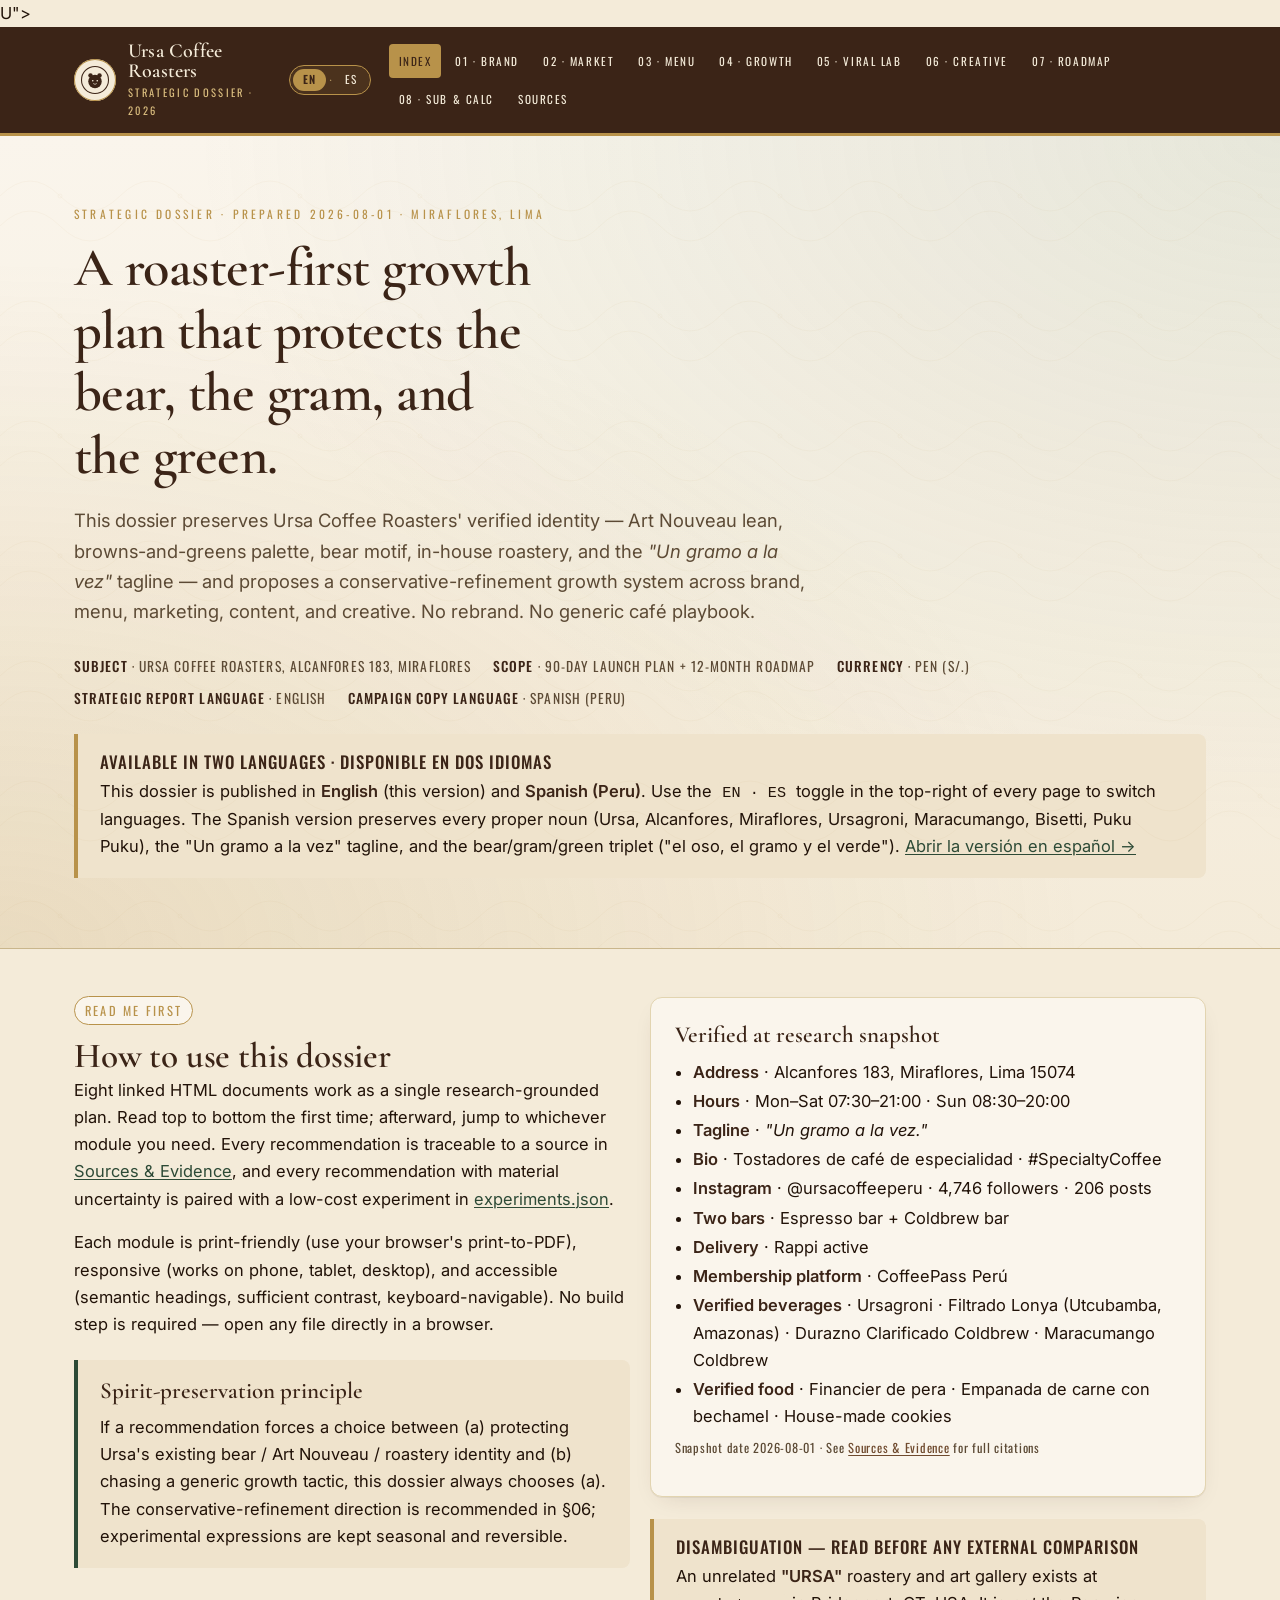
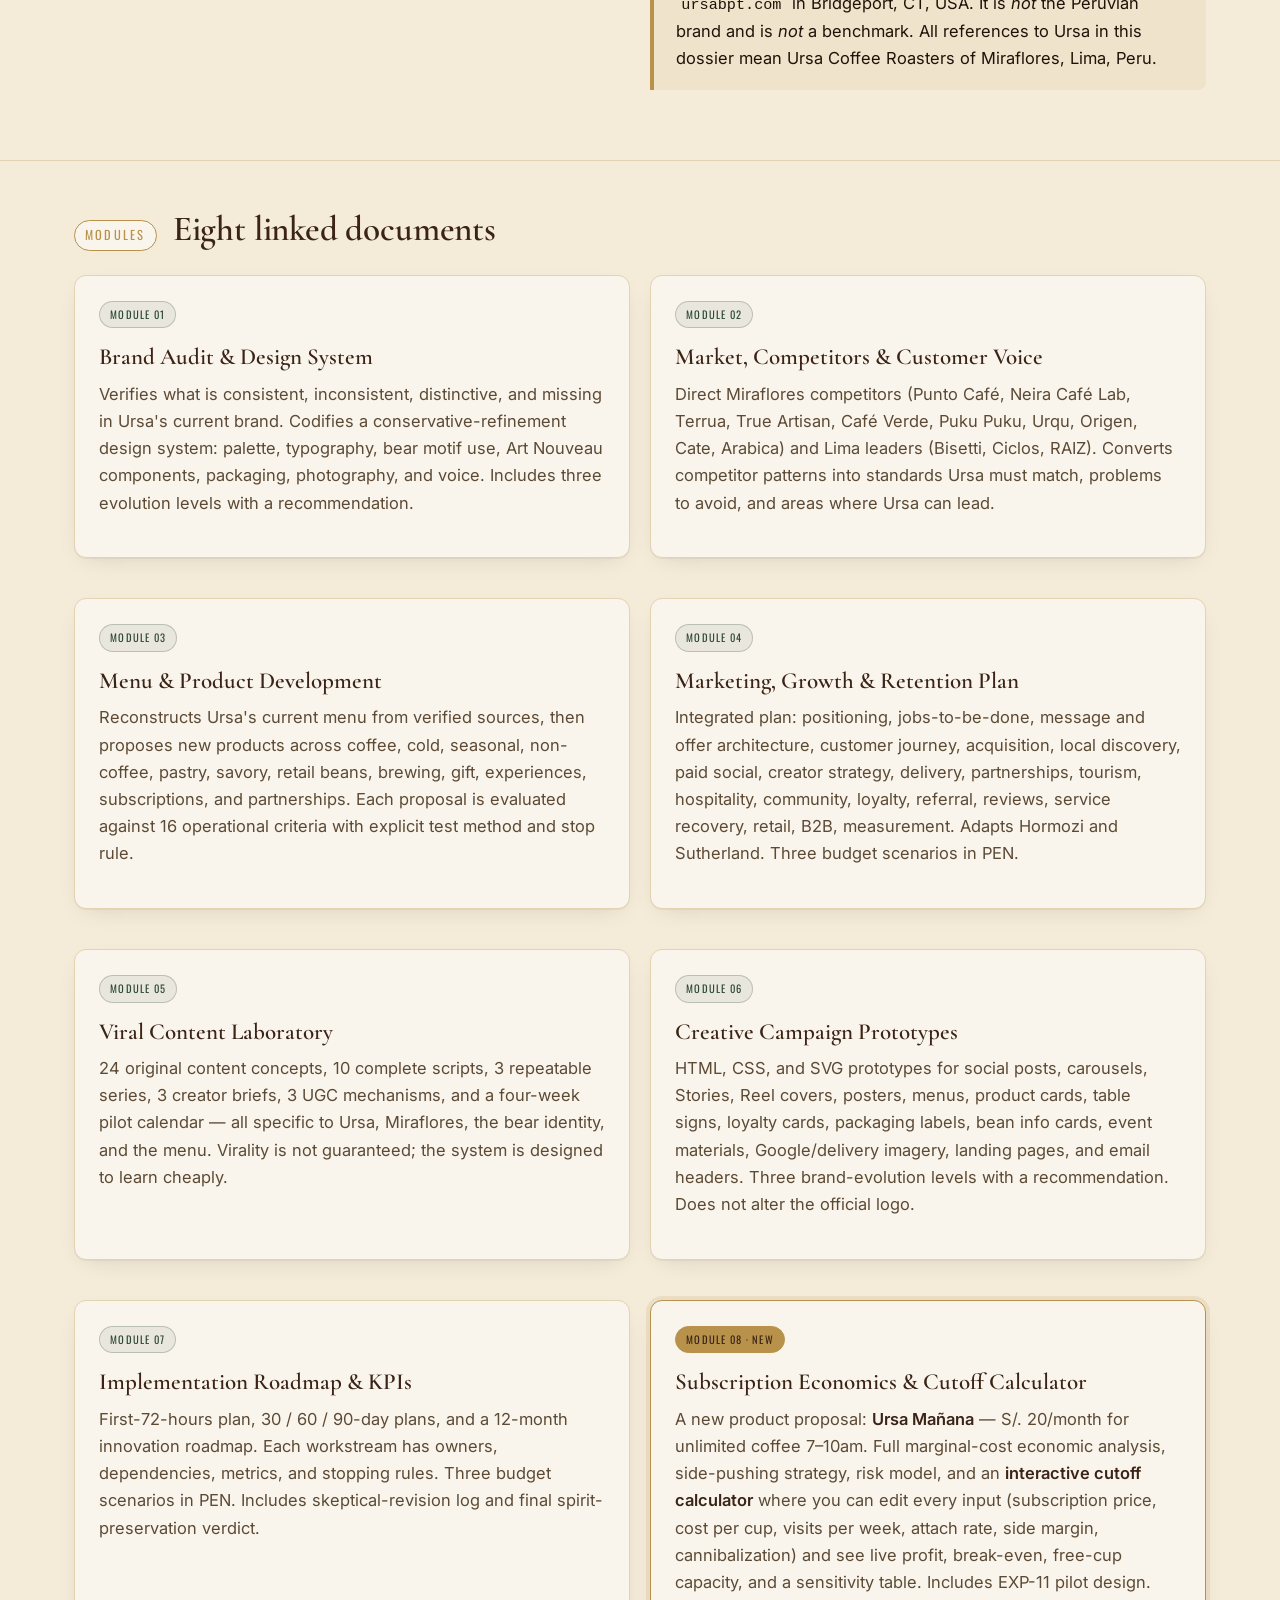
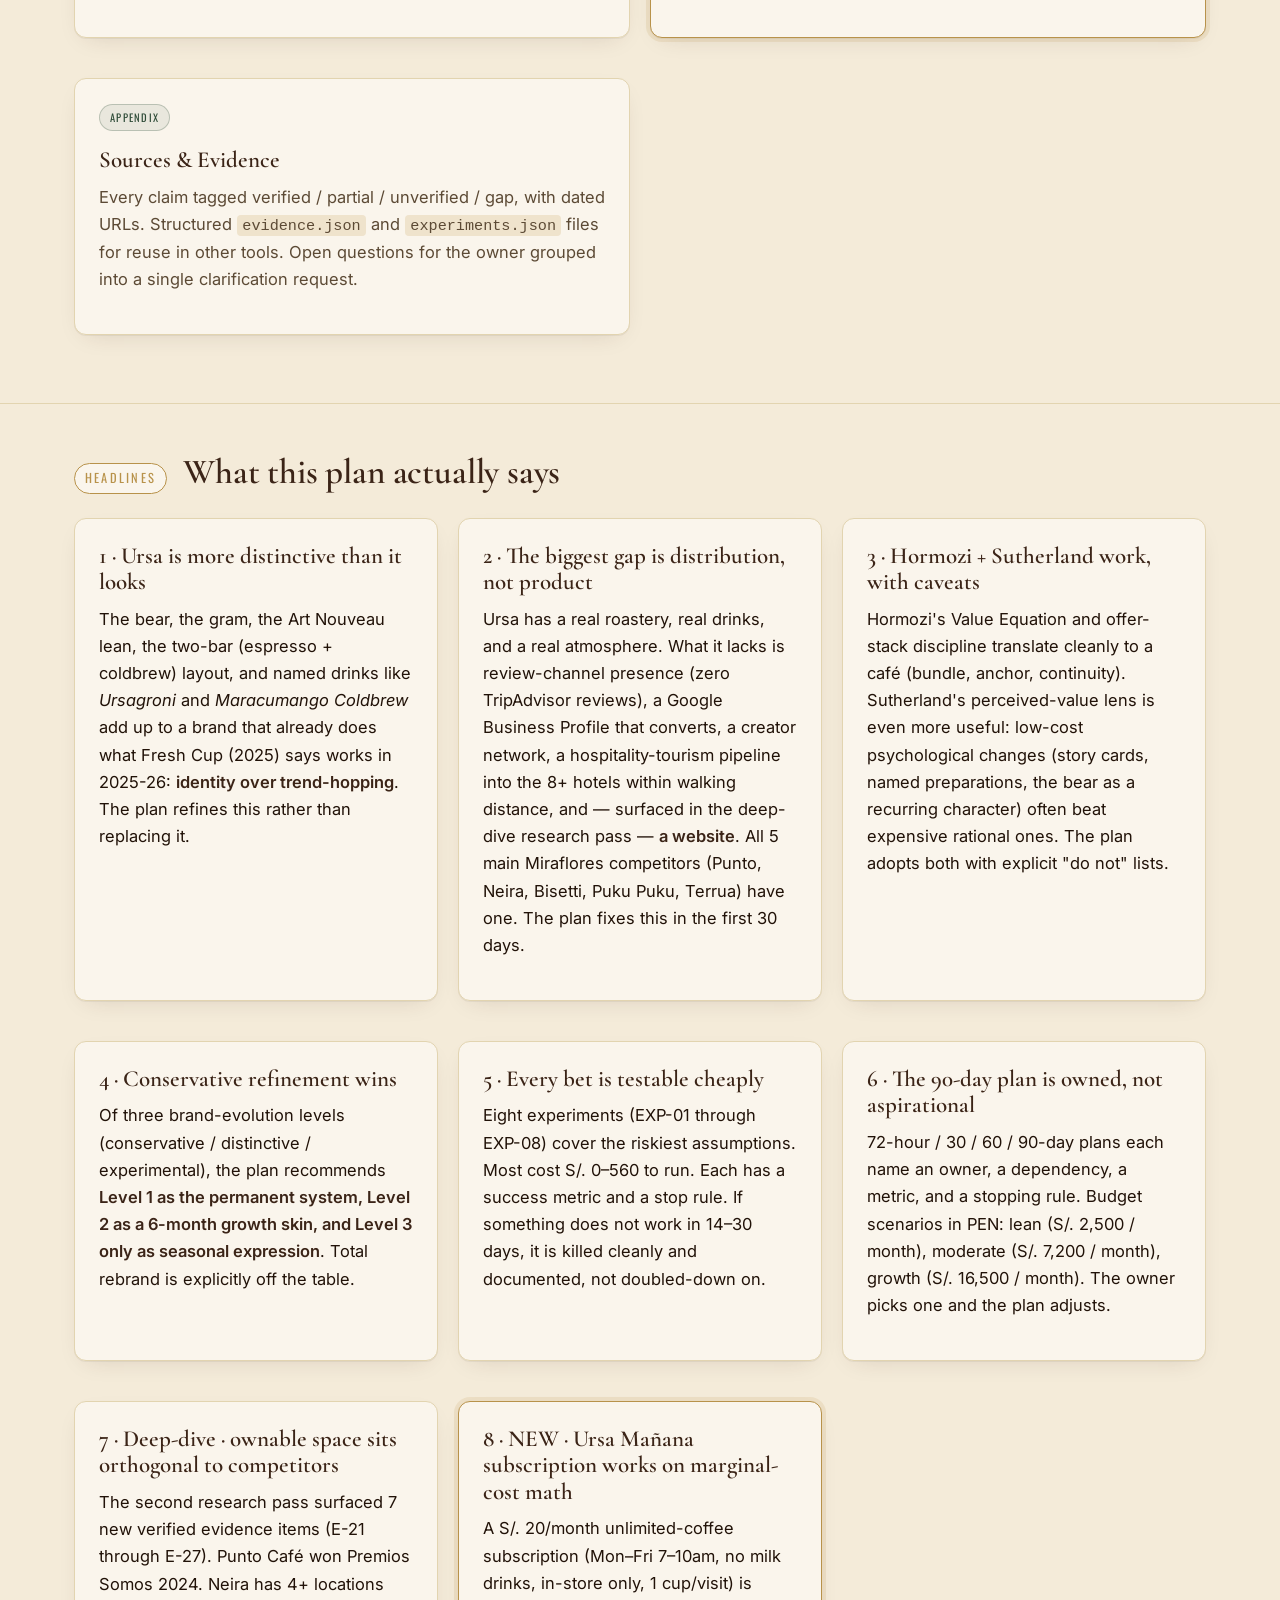
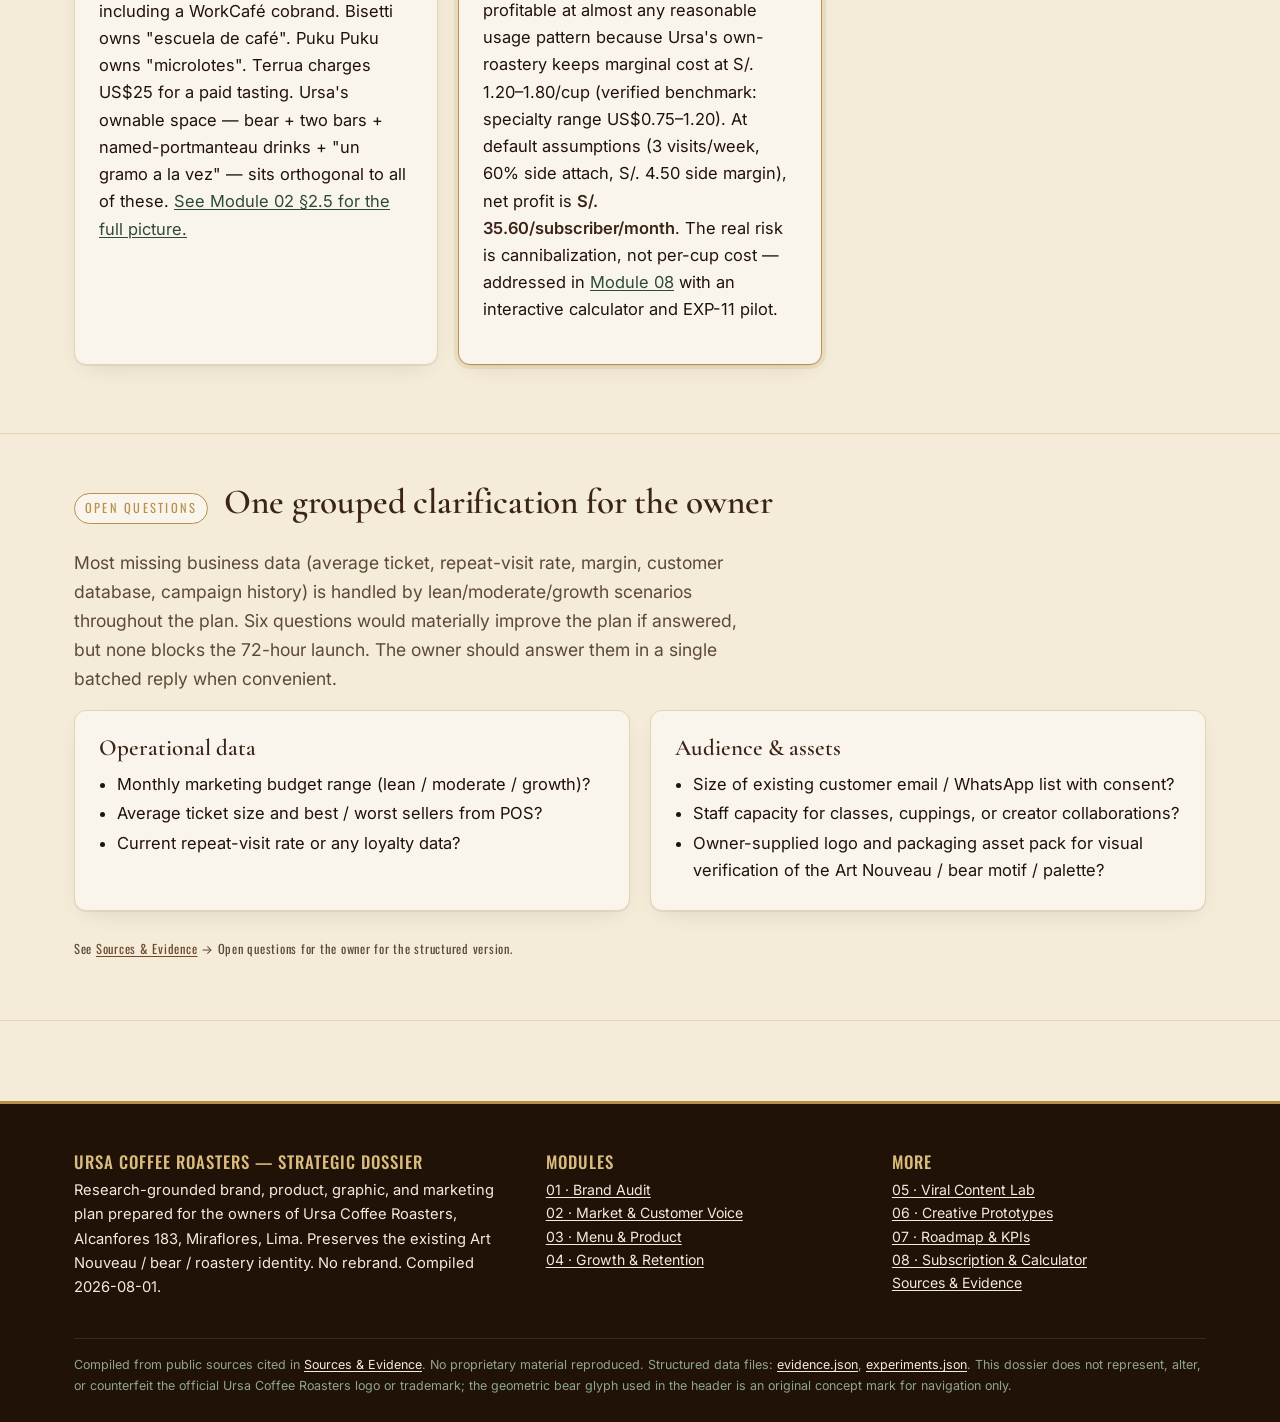
<file: dossier/index.html>
<!DOCTYPE html>
<html lang="en">
<head>
<meta charset="UTF-8">
<meta name="viewport" content="width=device-width, initial-scale=1.0">
<title>Ursa Coffee Roasters — Strategic Dossier · Index</title>
<meta name="description" content="Research-grounded brand, product, graphic, and marketing dossier for Ursa Coffee Roasters, Alcanfores 183, Miraflores, Lima. Preserves the existing Art Nouveau / bear / roastery identity; proposes conservative refinement over rebrand.">
<link rel="stylesheet" href="assets/ursa.css">
<link rel="preconnect" href="https://fonts.googleapis.com">
<link rel="icon" href="data:image/svg+xml,<svg xmlns='http://www.w3.org/2000/svg' viewBox='0 0 32 32' aria-hidden="true"><circle cx='16' cy='16' r='15' fill='%233B2417'/><circle cx='16' cy='16' r='13' fill='none' stroke='%23B8924A' stroke-width='1'/><text x='16' y='22' font-family='Georgia' font-size='16' fill='%23F4EBD9' text-anchor='middle'>U</text></svg>">
</head>
<body>

<header class="ursa-header">
  <div class="ursa-header__row">
    <a href="index.html" style="display:flex; gap:12px; align-items:center; text-decoration:none;" aria-label="Ursa Coffee Roasters dossier — home">
      <span class="ursa-mark" aria-hidden="true">
        <!-- Bear glyph — geometric, Art Nouveau-leaning; original concept, not a copy of the official logo -->
        <svg viewBox="0 0 40 40" role="img" aria-label="Ursa mark">
          <circle cx="20" cy="20" r="18" fill="none" stroke="#3B2417" stroke-width="1.4"/>
          <!-- stylized bear head -->
          <circle cx="14" cy="14" r="3" fill="#3B2417"/>
          <circle cx="26" cy="14" r="3" fill="#3B2417"/>
          <circle cx="20" cy="22" r="9" fill="#3B2417"/>
          <circle cx="17" cy="21" r="1.1" fill="#F4EBD9"/>
          <circle cx="23" cy="21" r="1.1" fill="#F4EBD9"/>
          <path d="M18 25 Q20 27 22 25" stroke="#F4EBD9" stroke-width="0.9" fill="none" stroke-linecap="round"/>
        </svg>
      </span>
      <span>
        <div class="ursa-header__title">Ursa Coffee Roasters</div>
        <div class="ursa-header__sub">Strategic Dossier · 2026</div>
      </span>
    </a>
    <div class="ursa-lang-toggle" role="group" aria-label="Language">
      <a href="index.html" class="ursa-lang-toggle__btn" aria-current="true" lang="en">EN</a>
      <span class="ursa-lang-toggle__sep" aria-hidden="true">·</span>
      <a href="index.es.html" class="ursa-lang-toggle__btn" lang="es">ES</a>
    </div>
    <nav class="ursa-header__nav" aria-label="Dossier sections">
      <a href="index.html" aria-current="page">Index</a>
      <a href="01-brand-audit-and-design-system.html">01 · Brand</a>
      <a href="02-market-competitors-and-customer-voice.html">02 · Market</a>
      <a href="03-menu-and-product-development.html">03 · Menu</a>
      <a href="04-marketing-growth-and-retention-plan.html">04 · Growth</a>
      <a href="05-viral-content-laboratory.html">05 · Viral Lab</a>
      <a href="06-creative-campaign-prototypes.html">06 · Creative</a>
      <a href="07-implementation-roadmap-and-kpis.html">07 · Roadmap</a>
      <a href="08-subscription-economics-and-calculator.html">08 · Sub &amp; Calc</a>
      <a href="sources-and-evidence.html">Sources</a>
    </nav>
  </div>
</header>

<main>

<section class="ursa-hero">
  <div class="ursa-wrap">
    <span class="ursa-hero__eyebrow">Strategic Dossier · Prepared 2026-08-01 · Miraflores, Lima</span>
    <h1 class="ursa-hero__title">A roaster-first growth plan that protects the bear, the gram, and the green.</h1>
    <p class="ursa-hero__lede">This dossier preserves Ursa Coffee Roasters' verified identity — Art Nouveau lean, browns-and-greens palette, bear motif, in-house roastery, and the <em>"Un gramo a la vez"</em> tagline — and proposes a conservative-refinement growth system across brand, menu, marketing, content, and creative. No rebrand. No generic café playbook.</p>
    <div class="ursa-hero__meta">
      <span><b>Subject</b> · Ursa Coffee Roasters, Alcanfores 183, Miraflores</span>
      <span><b>Scope</b> · 90-day launch plan + 12-month roadmap</span>
      <span><b>Currency</b> · PEN (S/.)</span>
      <span><b>Strategic report language</b> · English</span>
      <span><b>Campaign copy language</b> · Spanish (Peru)</span>
    </div>
    <div class="ursa-callout ursa-callout--warn" style="margin-top:24px">
      <h4 style="margin-top:0">Available in two languages · Disponible en dos idiomas</h4>
      <p style="margin:0">This dossier is published in <strong>English</strong> (this version) and <strong>Spanish (Peru)</strong>. Use the <code>EN · ES</code> toggle in the top-right of every page to switch languages. The Spanish version preserves every proper noun (Ursa, Alcanfores, Miraflores, Ursagroni, Maracumango, Bisetti, Puku Puku), the "Un gramo a la vez" tagline, and the bear/gram/green triplet ("el oso, el gramo y el verde"). <a href="index.es.html">Abrir la versión en español →</a></p>
    </div>
  </div>
</section>

<section class="ursa-section">
  <div class="ursa-wrap">

    <div class="ursa-grid ursa-grid--2" style="align-items:start">
      <div>
        <span class="ursa-section__num">Read me first</span>
        <h2 class="ursa-section__title" style="margin-top:12px">How to use this dossier</h2>
        <p>Eight linked HTML documents work as a single research-grounded plan. Read top to bottom the first time; afterward, jump to whichever module you need. Every recommendation is traceable to a source in <a href="sources-and-evidence.html">Sources &amp; Evidence</a>, and every recommendation with material uncertainty is paired with a low-cost experiment in <a href="assets/experiments.json">experiments.json</a>.</p>
        <p>Each module is print-friendly (use your browser's print-to-PDF), responsive (works on phone, tablet, desktop), and accessible (semantic headings, sufficient contrast, keyboard-navigable). No build step is required — open any file directly in a browser.</p>
        <div class="ursa-callout ursa-callout--forest">
          <h3>Spirit-preservation principle</h3>
          <p style="margin:0">If a recommendation forces a choice between (a) protecting Ursa's existing bear / Art Nouveau / roastery identity and (b) chasing a generic growth tactic, this dossier always chooses (a). The conservative-refinement direction is recommended in §06; experimental expressions are kept seasonal and reversible.</p>
        </div>
      </div>
      <div>
        <div class="ursa-card">
          <h3 class="ursa-card__title">Verified at research snapshot</h3>
          <ul class="list-tight">
            <li><strong>Address</strong> · Alcanfores 183, Miraflores, Lima 15074</li>
            <li><strong>Hours</strong> · Mon–Sat 07:30–21:00 · Sun 08:30–20:00</li>
            <li><strong>Tagline</strong> · <em>"Un gramo a la vez."</em></li>
            <li><strong>Bio</strong> · Tostadores de café de especialidad · #SpecialtyCoffee</li>
            <li><strong>Instagram</strong> · @ursacoffeeperu · 4,746 followers · 206 posts</li>
            <li><strong>Two bars</strong> · Espresso bar + Coldbrew bar</li>
            <li><strong>Delivery</strong> · Rappi active</li>
            <li><strong>Membership platform</strong> · CoffeePass Perú</li>
            <li><strong>Verified beverages</strong> · Ursagroni · Filtrado Lonya (Utcubamba, Amazonas) · Durazno Clarificado Coldbrew · Maracumango Coldbrew</li>
            <li><strong>Verified food</strong> · Financier de pera · Empanada de carne con bechamel · House-made cookies</li>
          </ul>
          <p class="ursa-cite">Snapshot date 2026-08-01 · See <a href="sources-and-evidence.html">Sources &amp; Evidence</a> for full citations</p>
        </div>
        <div class="ursa-callout ursa-callout--warn">
          <h4>Disambiguation — read before any external comparison</h4>
          <p style="margin:0">An unrelated <strong>"URSA"</strong> roastery and art gallery exists at <code>ursabpt.com</code> in Bridgeport, CT, USA. It is <em>not</em> the Peruvian brand and is <em>not</em> a benchmark. All references to Ursa in this dossier mean Ursa Coffee Roasters of Miraflores, Lima, Peru.</p>
        </div>
      </div>
    </div>

  </div>
</section>

<section class="ursa-section" id="modules">
  <div class="ursa-wrap">
    <div class="ursa-section__head">
      <span class="ursa-section__num">Modules</span>
      <h2 class="ursa-section__title">Eight linked documents</h2>
    </div>

    <div class="ursa-grid ursa-grid--2">

      <a href="01-brand-audit-and-design-system.html" class="ursa-card" style="text-decoration:none; color:inherit; display:block">
        <span class="ursa-pill ursa-pill--forest">Module 01</span>
        <h3 class="ursa-card__title mt-2">Brand Audit &amp; Design System</h3>
        <p class="muted">Verifies what is consistent, inconsistent, distinctive, and missing in Ursa's current brand. Codifies a conservative-refinement design system: palette, typography, bear motif use, Art Nouveau components, packaging, photography, and voice. Includes three evolution levels with a recommendation.</p>
      </a>

      <a href="02-market-competitors-and-customer-voice.html" class="ursa-card" style="text-decoration:none; color:inherit; display:block">
        <span class="ursa-pill ursa-pill--forest">Module 02</span>
        <h3 class="ursa-card__title mt-2">Market, Competitors &amp; Customer Voice</h3>
        <p class="muted">Direct Miraflores competitors (Punto Café, Neira Café Lab, Terrua, True Artisan, Café Verde, Puku Puku, Urqu, Origen, Cate, Arabica) and Lima leaders (Bisetti, Ciclos, RAIZ). Converts competitor patterns into standards Ursa must match, problems to avoid, and areas where Ursa can lead.</p>
      </a>

      <a href="03-menu-and-product-development.html" class="ursa-card" style="text-decoration:none; color:inherit; display:block">
        <span class="ursa-pill ursa-pill--forest">Module 03</span>
        <h3 class="ursa-card__title mt-2">Menu &amp; Product Development</h3>
        <p class="muted">Reconstructs Ursa's current menu from verified sources, then proposes new products across coffee, cold, seasonal, non-coffee, pastry, savory, retail beans, brewing, gift, experiences, subscriptions, and partnerships. Each proposal is evaluated against 16 operational criteria with explicit test method and stop rule.</p>
      </a>

      <a href="04-marketing-growth-and-retention-plan.html" class="ursa-card" style="text-decoration:none; color:inherit; display:block">
        <span class="ursa-pill ursa-pill--forest">Module 04</span>
        <h3 class="ursa-card__title mt-2">Marketing, Growth &amp; Retention Plan</h3>
        <p class="muted">Integrated plan: positioning, jobs-to-be-done, message and offer architecture, customer journey, acquisition, local discovery, paid social, creator strategy, delivery, partnerships, tourism, hospitality, community, loyalty, referral, reviews, service recovery, retail, B2B, measurement. Adapts Hormozi and Sutherland. Three budget scenarios in PEN.</p>
      </a>

      <a href="05-viral-content-laboratory.html" class="ursa-card" style="text-decoration:none; color:inherit; display:block">
        <span class="ursa-pill ursa-pill--forest">Module 05</span>
        <h3 class="ursa-card__title mt-2">Viral Content Laboratory</h3>
        <p class="muted">24 original content concepts, 10 complete scripts, 3 repeatable series, 3 creator briefs, 3 UGC mechanisms, and a four-week pilot calendar — all specific to Ursa, Miraflores, the bear identity, and the menu. Virality is not guaranteed; the system is designed to learn cheaply.</p>
      </a>

      <a href="06-creative-campaign-prototypes.html" class="ursa-card" style="text-decoration:none; color:inherit; display:block">
        <span class="ursa-pill ursa-pill--forest">Module 06</span>
        <h3 class="ursa-card__title mt-2">Creative Campaign Prototypes</h3>
        <p class="muted">HTML, CSS, and SVG prototypes for social posts, carousels, Stories, Reel covers, posters, menus, product cards, table signs, loyalty cards, packaging labels, bean info cards, event materials, Google/delivery imagery, landing pages, and email headers. Three brand-evolution levels with a recommendation. Does not alter the official logo.</p>
      </a>

      <a href="07-implementation-roadmap-and-kpis.html" class="ursa-card" style="text-decoration:none; color:inherit; display:block">
        <span class="ursa-pill ursa-pill--forest">Module 07</span>
        <h3 class="ursa-card__title mt-2">Implementation Roadmap &amp; KPIs</h3>
        <p class="muted">First-72-hours plan, 30 / 60 / 90-day plans, and a 12-month innovation roadmap. Each workstream has owners, dependencies, metrics, and stopping rules. Three budget scenarios in PEN. Includes skeptical-revision log and final spirit-preservation verdict.</p>
      </a>

      <a href="08-subscription-economics-and-calculator.html" class="ursa-card" style="text-decoration:none; color:inherit; display:block; border:1px solid var(--ursa-gold); box-shadow:0 0 0 4px rgba(184,146,74,0.15), var(--sh-card)">
        <span class="ursa-pill" style="background:var(--ursa-gold); color:var(--ursa-dark-roast); border-color:var(--ursa-gold)">Module 08 · NEW</span>
        <h3 class="ursa-card__title mt-2">Subscription Economics &amp; Cutoff Calculator</h3>
        <p class="muted">A new product proposal: <strong>Ursa Mañana</strong> — S/. 20/month for unlimited coffee 7–10am. Full marginal-cost economic analysis, side-pushing strategy, risk model, and an <strong>interactive cutoff calculator</strong> where you can edit every input (subscription price, cost per cup, visits per week, attach rate, side margin, cannibalization) and see live profit, break-even, free-cup capacity, and a sensitivity table. Includes EXP-11 pilot design.</p>
      </a>

      <a href="sources-and-evidence.html" class="ursa-card" style="text-decoration:none; color:inherit; display:block">
        <span class="ursa-pill ursa-pill--forest">Appendix</span>
        <h3 class="ursa-card__title mt-2">Sources &amp; Evidence</h3>
        <p class="muted">Every claim tagged verified / partial / unverified / gap, with dated URLs. Structured <code>evidence.json</code> and <code>experiments.json</code> files for reuse in other tools. Open questions for the owner grouped into a single clarification request.</p>
      </a>

    </div>
  </div>
</section>

<section class="ursa-section">
  <div class="ursa-wrap">
    <div class="ursa-section__head">
      <span class="ursa-section__num">Headlines</span>
      <h2 class="ursa-section__title">What this plan actually says</h2>
    </div>

    <div class="ursa-grid ursa-grid--3">
      <div class="ursa-card">
        <h3 class="ursa-card__title">1 · Ursa is more distinctive than it looks</h3>
        <p>The bear, the gram, the Art Nouveau lean, the two-bar (espresso + coldbrew) layout, and named drinks like <em>Ursagroni</em> and <em>Maracumango Coldbrew</em> add up to a brand that already does what Fresh Cup (2025) says works in 2025-26: <strong>identity over trend-hopping</strong>. The plan refines this rather than replacing it.</p>
      </div>
      <div class="ursa-card">
        <h3 class="ursa-card__title">2 · The biggest gap is distribution, not product</h3>
        <p>Ursa has a real roastery, real drinks, and a real atmosphere. What it lacks is review-channel presence (zero TripAdvisor reviews), a Google Business Profile that converts, a creator network, a hospitality-tourism pipeline into the 8+ hotels within walking distance, and — surfaced in the deep-dive research pass — <strong>a website</strong>. All 5 main Miraflores competitors (Punto, Neira, Bisetti, Puku Puku, Terrua) have one. The plan fixes this in the first 30 days.</p>
      </div>
      <div class="ursa-card">
        <h3 class="ursa-card__title">3 · Hormozi + Sutherland work, with caveats</h3>
        <p>Hormozi's Value Equation and offer-stack discipline translate cleanly to a café (bundle, anchor, continuity). Sutherland's perceived-value lens is even more useful: low-cost psychological changes (story cards, named preparations, the bear as a recurring character) often beat expensive rational ones. The plan adopts both with explicit "do not" lists.</p>
      </div>
      <div class="ursa-card">
        <h3 class="ursa-card__title">4 · Conservative refinement wins</h3>
        <p>Of three brand-evolution levels (conservative / distinctive / experimental), the plan recommends <strong>Level 1 as the permanent system, Level 2 as a 6-month growth skin, and Level 3 only as seasonal expression</strong>. Total rebrand is explicitly off the table.</p>
      </div>
      <div class="ursa-card">
        <h3 class="ursa-card__title">5 · Every bet is testable cheaply</h3>
        <p>Eight experiments (EXP-01 through EXP-08) cover the riskiest assumptions. Most cost S/. 0–560 to run. Each has a success metric and a stop rule. If something does not work in 14–30 days, it is killed cleanly and documented, not doubled-down on.</p>
      </div>
      <div class="ursa-card">
        <h3 class="ursa-card__title">6 · The 90-day plan is owned, not aspirational</h3>
        <p>72-hour / 30 / 60 / 90-day plans each name an owner, a dependency, a metric, and a stopping rule. Budget scenarios in PEN: lean (S/. 2,500 / month), moderate (S/. 7,200 / month), growth (S/. 16,500 / month). The owner picks one and the plan adjusts.</p>
      </div>
      <div class="ursa-card">
        <h3 class="ursa-card__title">7 · Deep-dive · ownable space sits orthogonal to competitors</h3>
        <p>The second research pass surfaced 7 new verified evidence items (E-21 through E-27). Punto Café won Premios Somos 2024. Neira has 4+ locations including a WorkCafé cobrand. Bisetti owns "escuela de café". Puku Puku owns "microlotes". Terrua charges US$25 for a paid tasting. Ursa's ownable space — bear + two bars + named-portmanteau drinks + "un gramo a la vez" — sits orthogonal to all of these. <a href="02-market-competitors-and-customer-voice.html">See Module 02 §2.5 for the full picture.</a></p>
      </div>
      <div class="ursa-card" style="border:1px solid var(--ursa-gold); box-shadow:0 0 0 4px rgba(184,146,74,0.15), var(--sh-card)">
        <h3 class="ursa-card__title">8 · NEW · Ursa Mañana subscription works on marginal-cost math</h3>
        <p>A S/. 20/month unlimited-coffee subscription (Mon–Fri 7–10am, no milk drinks, in-store only, 1 cup/visit) is profitable at almost any reasonable usage pattern because Ursa's own-roastery keeps marginal cost at S/. 1.20–1.80/cup (verified benchmark: specialty range US$0.75–1.20). At default assumptions (3 visits/week, 60% side attach, S/. 4.50 side margin), net profit is <strong>S/. 35.60/subscriber/month</strong>. The real risk is cannibalization, not per-cup cost — addressed in <a href="08-subscription-economics-and-calculator.html">Module 08</a> with an interactive calculator and EXP-11 pilot.</p>
      </div>
    </div>
  </div>
</section>

<section class="ursa-section">
  <div class="ursa-wrap">
    <div class="ursa-section__head">
      <span class="ursa-section__num">Open questions</span>
      <h2 class="ursa-section__title">One grouped clarification for the owner</h2>
    </div>
    <p class="lead">Most missing business data (average ticket, repeat-visit rate, margin, customer database, campaign history) is handled by lean/moderate/growth scenarios throughout the plan. Six questions would materially improve the plan if answered, but none blocks the 72-hour launch. The owner should answer them in a single batched reply when convenient.</p>
    <div class="ursa-grid ursa-grid--2">
      <div class="ursa-card">
        <h3>Operational data</h3>
        <ul class="list-tight">
          <li>Monthly marketing budget range (lean / moderate / growth)?</li>
          <li>Average ticket size and best / worst sellers from POS?</li>
          <li>Current repeat-visit rate or any loyalty data?</li>
        </ul>
      </div>
      <div class="ursa-card">
        <h3>Audience &amp; assets</h3>
        <ul class="list-tight">
          <li>Size of existing customer email / WhatsApp list with consent?</li>
          <li>Staff capacity for classes, cuppings, or creator collaborations?</li>
          <li>Owner-supplied logo and packaging asset pack for visual verification of the Art Nouveau / bear motif / palette?</li>
        </ul>
      </div>
    </div>
    <p class="ursa-cite">See <a href="sources-and-evidence.html">Sources &amp; Evidence</a> → Open questions for the owner for the structured version.</p>
  </div>
</section>

</main>

<footer class="ursa-footer">
  <div class="ursa-wrap">
    <div class="ursa-footer__row">
      <div>
        <h4>Ursa Coffee Roasters — Strategic Dossier</h4>
        <p style="font-size:0.92rem">Research-grounded brand, product, graphic, and marketing plan prepared for the owners of Ursa Coffee Roasters, Alcanfores 183, Miraflores, Lima. Preserves the existing Art Nouveau / bear / roastery identity. No rebrand. Compiled 2026-08-01.</p>
      </div>
      <div>
        <h4>Modules</h4>
        <p style="font-size:0.88rem">
          <a href="01-brand-audit-and-design-system.html">01 · Brand Audit</a><br>
          <a href="02-market-competitors-and-customer-voice.html">02 · Market &amp; Customer Voice</a><br>
          <a href="03-menu-and-product-development.html">03 · Menu &amp; Product</a><br>
          <a href="04-marketing-growth-and-retention-plan.html">04 · Growth &amp; Retention</a>
        </p>
      </div>
      <div>
        <h4>More</h4>
        <p style="font-size:0.88rem">
          <a href="05-viral-content-laboratory.html">05 · Viral Content Lab</a><br>
          <a href="06-creative-campaign-prototypes.html">06 · Creative Prototypes</a><br>
          <a href="07-implementation-roadmap-and-kpis.html">07 · Roadmap &amp; KPIs</a><br>
          <a href="08-subscription-economics-and-calculator.html">08 · Subscription &amp; Calculator</a><br>
          <a href="sources-and-evidence.html">Sources &amp; Evidence</a>
        </p>
      </div>
    </div>
    <div class="ursa-footer__small">
      Compiled from public sources cited in <a href="sources-and-evidence.html">Sources &amp; Evidence</a>. No proprietary material reproduced. Structured data files: <a href="assets/evidence.json">evidence.json</a>, <a href="assets/experiments.json">experiments.json</a>. This dossier does not represent, alter, or counterfeit the official Ursa Coffee Roasters logo or trademark; the geometric bear glyph used in the header is an original concept mark for navigation only.
    </div>
  </div>
</footer>

<script src="assets/ursa.js"></script>
</body>
</html>
</file>
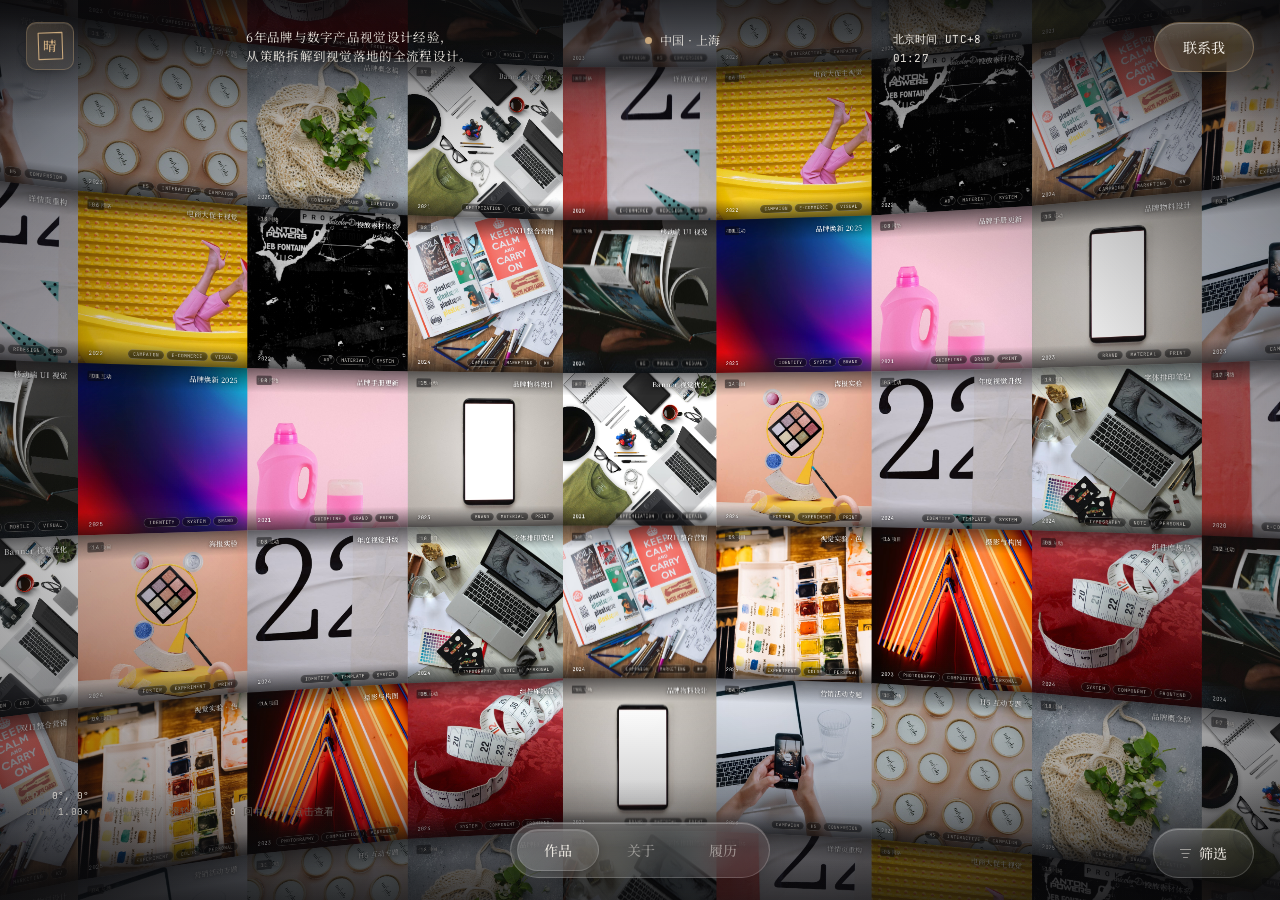
<file: skills/design/design-templates/digital-eguide/case（无限画布：作品集）/case/index.html>
<!DOCTYPE html>
<html lang="zh-CN">
<head>
<meta charset="UTF-8" />
<meta name="viewport" content="width=device-width, initial-scale=1.0" />
<title>周晴 — 视觉设计师 · Portfolio 2026</title>

<link rel="preconnect" href="https://fonts.googleapis.com">
<link rel="preconnect" href="https://fonts.gstatic.com" crossorigin>
<link href="https://fonts.googleapis.com/css2?family=Inter:wght@300;400;500;600&family=JetBrains+Mono:wght@400;500&family=Noto+Serif+SC:wght@400;500;600;700&display=swap" rel="stylesheet">

<style>
  :root{
    --bg: #0a0a0c;
    --ink: #eae6df;
    --ink-soft: #6e6a63;
    --ink-mid: #9e9a92;
    --line: #222020;
    --line-soft: #181716;
    --pill: #eae6df;
    --pill-ink: #0a0a0c;
    /* Liquid Glass accent */
    --glass-bg: rgba(255,255,255,0.08);
    --glass-border: rgba(255,255,255,0.18);
    --glass-highlight: rgba(255,255,255,0.25);
    --glass-shadow: rgba(0,0,0,0.4);
    --glass-blur: 20px;
    --accent: #c9a87c;
  }

  *{box-sizing:border-box;margin:0;padding:0}
  html,body{
    width:100%;height:100%;
    overflow:hidden;
    background:var(--bg);
    color:var(--ink);
    font-family:"Inter","PingFang SC", -apple-system, BlinkMacSystemFont, sans-serif;
    font-size:13px;
    letter-spacing:.01em;
    -webkit-font-smoothing:antialiased;
    user-select:none;
  }
  body{ cursor: grab; }
  body.dragging{ cursor: grabbing; }

  /* ===== Liquid Glass Button System ===== */
  .liquid-glass{
    position: relative;
    background: linear-gradient(
      135deg,
      rgba(255,255,255,0.12) 0%,
      rgba(255,255,255,0.05) 40%,
      rgba(255,255,255,0.08) 60%,
      rgba(255,255,255,0.14) 100%
    );
    border: 1px solid var(--glass-border);
    border-radius: 999px;
    backdrop-filter: blur(var(--glass-blur));
    -webkit-backdrop-filter: blur(var(--glass-blur));
    box-shadow:
      0 8px 32px -8px var(--glass-shadow),
      inset 0 1px 0 0 var(--glass-highlight),
      inset 0 -1px 0 0 rgba(255,255,255,0.05);
    overflow: hidden;
    transition: transform .3s cubic-bezier(.2,.8,.2,1), box-shadow .3s ease;
  }
  .liquid-glass::before{
    content:"";
    position:absolute;
    top:0;left:-50%;right:-50%;bottom:50%;
    background: linear-gradient(
      180deg,
      rgba(255,255,255,0.2) 0%,
      rgba(255,255,255,0.0) 100%
    );
    border-radius: 999px 999px 50% 50%;
    pointer-events:none;
    transition: opacity .3s ease;
  }
  .liquid-glass::after{
    content:"";
    position:absolute;
    inset: -2px;
    border-radius: 999px;
    background: radial-gradient(
      ellipse at 30% 20%,
      rgba(255,255,255,0.15) 0%,
      transparent 50%
    );
    pointer-events:none;
    opacity:0;
    transition: opacity .4s ease;
  }
  .liquid-glass:hover{
    transform: scale(1.04) translateY(-1px);
    box-shadow:
      0 12px 40px -8px var(--glass-shadow),
      inset 0 1px 0 0 rgba(255,255,255,0.3),
      inset 0 -1px 0 0 rgba(255,255,255,0.08),
      0 0 20px rgba(201,168,124,0.15);
  }
  .liquid-glass:hover::after{
    opacity:1;
  }
  .liquid-glass:active{
    transform: scale(0.98);
    box-shadow:
      0 4px 16px -4px var(--glass-shadow),
      inset 0 1px 0 0 rgba(255,255,255,0.15);
  }

  /* Liquid glass with accent glow */
  .liquid-glass.accent-glow{
    box-shadow:
      0 8px 32px -8px var(--glass-shadow),
      inset 0 1px 0 0 var(--glass-highlight),
      0 0 30px rgba(201,168,124,0.1);
  }
  .liquid-glass.accent-glow:hover{
    box-shadow:
      0 12px 40px -8px var(--glass-shadow),
      inset 0 1px 0 0 rgba(255,255,255,0.3),
      0 0 40px rgba(201,168,124,0.25);
  }

  /* Liquid glass pill (smaller, for tabs/filters) */
  .liquid-glass.sm{
    --glass-blur: 14px;
  }

  /* Liquid glass icon button */
  .liquid-glass.icon-only{
    padding: 0;
    width: 40px; height: 40px;
    display: grid; place-items: center;
  }

  /* Liquid glass content layer (for overlay close etc.) */
  .liquid-glass .btn-content{
    position: relative;
    z-index: 2;
    display: flex; align-items: center; gap: 8px;
    pointer-events: none;
  }

  /* Ambient floating orbs for immersion */
  .ambient-orb{
    position: fixed;
    border-radius: 50%;
    filter: blur(80px);
    pointer-events: none;
    z-index: 0;
    opacity: 0.35;
    animation: orbFloat 20s ease-in-out infinite;
  }
  .ambient-orb:nth-child(1){
    width: 500px; height: 500px;
    background: radial-gradient(circle, rgba(201,168,124,0.3), transparent 70%);
    top: -10%; left: -5%;
    animation-delay: 0s;
    animation-duration: 25s;
  }
  .ambient-orb:nth-child(2){
    width: 400px; height: 400px;
    background: radial-gradient(circle, rgba(120,100,160,0.25), transparent 70%);
    bottom: -15%; right: -5%;
    animation-delay: -8s;
    animation-duration: 22s;
  }
  .ambient-orb:nth-child(3){
    width: 300px; height: 300px;
    background: radial-gradient(circle, rgba(100,140,180,0.2), transparent 70%);
    top: 40%; right: 20%;
    animation-delay: -14s;
    animation-duration: 28s;
  }
  @keyframes orbFloat{
    0%, 100%{ transform: translate(0, 0) scale(1); }
    25%{ transform: translate(30px, -40px) scale(1.05); }
    50%{ transform: translate(-20px, 20px) scale(0.95); }
    75%{ transform: translate(15px, 30px) scale(1.02); }
  }

  /* —— 顶栏 —— */
  .topbar{
    position:fixed;top:0;left:0;right:0;
    display:flex; justify-content:space-between; align-items:flex-start;
    padding:22px 26px 16px;
    z-index:150;
    pointer-events:none;
    font-family:"JetBrains Mono","Noto Serif SC", monospace;
    font-size:11px;
    letter-spacing:.03em;
    color:var(--ink);
    transition: opacity .3s ease;
  }
  body.overlay-open .topbar{ opacity:0; pointer-events:none; }
  body.overlay-open .topbar > *{ pointer-events:none; }
  .topbar::before{
    content:""; position:absolute; left:0;right:0;top:0;height:120px;
    background:linear-gradient(to bottom, rgba(10,10,12,.75), rgba(10,10,12,0));
    pointer-events:none; z-index:-1;
  }
  .topbar > *{ pointer-events:auto; }

  .brand-block{ display:flex; align-items:center; gap:18px; }
  .logo{
    width:48px;height:48px;
    background: linear-gradient(135deg, rgba(201,168,124,0.2), rgba(201,168,124,0.05));
    border: 1px solid rgba(201,168,124,0.3);
    display:grid; place-items:center;
    border-radius:10px;
    cursor:pointer;
    overflow:hidden;
    transition: transform .25s ease, box-shadow .25s ease;
    box-shadow: 0 4px 14px -6px rgba(0,0,0,.55), inset 0 1px 0 rgba(255,255,255,0.1);
    backdrop-filter: blur(10px);
  }
  .logo:hover{ transform: rotate(-3deg) scale(1.05); box-shadow: 0 6px 20px -6px rgba(201,168,124,0.3), inset 0 1px 0 rgba(255,255,255,0.15); }
  .logo svg{ display:block; width:34px; height:34px; }

  .tagline{
    max-width:340px;
    color:var(--ink);
    line-height:1.55;
    font-family:"Noto Serif SC","PingFang SC", serif;
    font-size:12.5px;
    font-weight:400;
    padding-top:6px;
  }

  .col-meta, .col-times{
    line-height:1.7;
    color:var(--ink);
    font-family:"Noto Serif SC", serif;
    font-size:12px;
    padding-top:8px;
  }
  .col-times{ font-family:"JetBrains Mono", monospace; font-size:11px; }
  .col-meta .row{ display:flex; align-items:center; gap:8px; }
  .loc-dot{
    display:inline-block;width:7px;height:7px;border-radius:50%;
  }
  .loc-dot.live{ background:var(--accent); box-shadow:0 0 8px rgba(201,168,124,.7); }
  .loc-dot.night{ background:transparent; border:1px solid var(--ink-soft); }

  /* CTA button — liquid glass */
  .cta{
    background: linear-gradient(135deg, rgba(201,168,124,0.25), rgba(201,168,124,0.08));
    border: 1px solid rgba(201,168,124,0.35);
    border-radius:999px;
    padding:14px 28px;
    font-family:"Noto Serif SC", serif;
    font-size:14px; font-weight:500;
    color:var(--ink);
    cursor:pointer;
    transition: transform .3s cubic-bezier(.2,.8,.2,1), box-shadow .3s ease;
    backdrop-filter: blur(16px);
    -webkit-backdrop-filter: blur(16px);
    box-shadow:
      0 8px 32px -8px rgba(0,0,0,.5),
      inset 0 1px 0 rgba(255,255,255,0.2),
      0 0 20px rgba(201,168,124,0.1);
    position: relative;
    overflow: hidden;
  }
  .cta::before{
    content:"";
    position:absolute;
    top:0;left:-30%;right:-30%;bottom:55%;
    background:linear-gradient(180deg, rgba(255,255,255,0.15) 0%, transparent 100%);
    border-radius:999px 999px 50% 50%;
    pointer-events:none;
  }
  .cta:hover{
    transform:scale(1.04) translateY(-1px);
    box-shadow:
      0 12px 40px -8px rgba(0,0,0,.5),
      inset 0 1px 0 rgba(255,255,255,0.25),
      0 0 30px rgba(201,168,124,0.2);
  }
  .cta:active{ transform:scale(0.98); }

  /* —— 底栏 —— */
  .bottombar{
    position:fixed; bottom:22px; left:26px; right:26px;
    display:flex; justify-content:center; align-items:center;
    z-index:150;
    pointer-events:none;
  }
  .bottombar .filter-pill{
    position:absolute; right:0; bottom:0;
  }
  .bottombar::before{
    content:""; position:fixed; left:0;right:0;bottom:0;height:120px;
    background:linear-gradient(to top, rgba(10,10,12,.65), rgba(10,10,12,0));
    pointer-events:none; z-index:-1;
  }
  .bottombar > *{ pointer-events:auto; }

  .icon-group, .tabs, .filter-pill{
    border-radius:999px;
    padding:6px;
    display:flex; gap:2px;
    pointer-events:auto;
  }
  /* Tabs — liquid glass */
  .tabs{
    background: linear-gradient(135deg, rgba(255,255,255,0.1), rgba(255,255,255,0.04));
    border: 1px solid var(--glass-border);
    backdrop-filter: blur(18px);
    -webkit-backdrop-filter: blur(18px);
    box-shadow:
      0 8px 32px -8px var(--glass-shadow),
      inset 0 1px 0 var(--glass-highlight);
    position: relative;
    overflow: hidden;
  }
  .tabs::before{
    content:"";
    position:absolute;
    top:0;left:-20%;right:-20%;bottom:55%;
    background:linear-gradient(180deg, rgba(255,255,255,0.12) 0%, transparent 100%);
    border-radius:999px 999px 50% 50%;
    pointer-events:none;
  }

  .icon-btn{
    background:transparent; border:none;
    width:36px; height:36px;
    border-radius:999px;
    display:grid; place-items:center;
    cursor:pointer;
    color:var(--pill-ink);
    opacity:.45;
    pointer-events:auto;
    transition: opacity .2s, background .2s, transform .2s;
  }
  .icon-btn:hover{ opacity:1; background:rgba(255,255,255,.08); transform:scale(1.06); }
  .icon-btn.active{ opacity:1; background:rgba(255,255,255,.1); }

  .tab{
    background:transparent; border:none;
    padding:10px 26px;
    border-radius:999px;
    font-family:"Noto Serif SC", serif;
    font-size:14px; font-weight:500;
    color:rgba(234,230,223,.5);
    cursor:pointer;
    pointer-events:auto;
    transition: background .25s, color .25s, box-shadow .25s;
    position: relative;
    z-index: 2;
  }
  .tab:hover{ color:var(--ink); background:rgba(255,255,255,.06); }
  .tab.active{
    background: linear-gradient(135deg, rgba(255,255,255,0.18), rgba(255,255,255,0.08));
    color:var(--ink);
    border: 1px solid rgba(255,255,255,0.15);
    box-shadow: 0 2px 8px rgba(0,0,0,.2), inset 0 1px 0 rgba(255,255,255,0.15);
  }

  /* Filter pill — liquid glass */
  .filter-pill{
    padding:14px 26px;
    border:none;
    font-family:"Noto Serif SC", serif;
    font-size:14px; font-weight:500;
    color:var(--ink);
    cursor:pointer;
    align-items:center; gap:8px;
    background: linear-gradient(135deg, rgba(255,255,255,0.1), rgba(255,255,255,0.04));
    border: 1px solid var(--glass-border);
    backdrop-filter: blur(18px);
    -webkit-backdrop-filter: blur(18px);
    box-shadow:
      0 8px 32px -8px var(--glass-shadow),
      inset 0 1px 0 var(--glass-highlight);
    position: relative;
    overflow: hidden;
  }
  .filter-pill::before{
    content:"";
    position:absolute;
    top:0;left:-30%;right:-30%;bottom:55%;
    background:linear-gradient(180deg, rgba(255,255,255,0.12) 0%, transparent 100%);
    border-radius:999px 999px 50% 50%;
    pointer-events:none;
  }
  .filter-pill:hover{
    transform:scale(1.03);
    box-shadow:
      0 10px 36px -8px var(--glass-shadow),
      inset 0 1px 0 rgba(255,255,255,0.2),
      0 0 20px rgba(201,168,124,0.1);
  }

  /* —— 视口 / 球面 —— */
  .viewport{
    position:fixed; inset:0; overflow:hidden; z-index:10;
    perspective: 1500px;
    perspective-origin: 50% 50%;
  }
  .viewport::after{
    content:""; position:fixed; inset:0;
    pointer-events:none; z-index:50;
    background:
      radial-gradient(ellipse 80% 70% at center,
        transparent 40%,
        rgba(10,10,12,0.45) 76%,
        rgba(10,10,12,0.94) 100%);
  }
  .sphere{
    position:absolute;
    left:50%; top:50%;
    width:0; height:0;
    transform-style: preserve-3d;
    will-change: transform;
  }

  /* —— 作品格子 —— */
  .work{
    position:absolute;
    left:0; top:0;
    width:  var(--cell, 320px);
    height: var(--cell, 320px);
    margin-left: calc(var(--cell, 320px) * -0.5);
    margin-top:  calc(var(--cell, 320px) * -0.5);
    transform-style: preserve-3d;
    will-change: transform;
    cursor: pointer;
    backface-visibility: hidden;
  }
  .frame{
    position:absolute; inset:0;
    overflow:hidden;
    background:#1a1816;
    box-shadow:
      inset 0 0 0 1px rgba(255,255,255,.04);
    transition: filter .25s ease, box-shadow .25s ease;
  }
  .work:hover .frame{
    filter: brightness(1.08);
    box-shadow:
      inset 0 0 0 1px rgba(201,168,124,.2),
      0 0 20px rgba(201,168,124,0.08);
  }
  .frame img{
    display:block; width:100%; height:100%;
    object-fit:cover;
    pointer-events:none;
    -webkit-user-drag:none;
    transition: transform .4s ease;
  }
  .work:hover .frame img{ transform: scale(1.04); }
  .frame .num{
    position:absolute; top:14px; left:18px;
    font-family:"JetBrains Mono", monospace;
    font-size:10px; letter-spacing:.12em;
    color:rgba(234,230,223,.85);
    background:rgba(10,10,12,.5);
    padding:3px 8px;
    border-radius:3px;
    backdrop-filter: blur(6px);
    z-index:6;
  }
  .cell-head, .cell-foot{
    position:absolute; left:0; right:0;
    display:flex; justify-content:space-between; align-items:center;
    padding:14px 20px;
    z-index:5;
    pointer-events:none;
    height:auto;
  }
  .cell-head{
    top:0;
    background: linear-gradient(to bottom, rgba(10,10,12,.55), rgba(10,10,12,0));
  }
  .cell-foot{
    bottom:0;
    background: linear-gradient(to top, rgba(10,10,12,.65), rgba(10,10,12,0));
  }
  .cell-head .brand{
    color:rgba(234,230,223,.92);
    font-family:"JetBrains Mono", monospace;
    font-size:10px;
    letter-spacing:.08em;
    text-transform:uppercase;
    text-shadow: 0 1px 4px rgba(0,0,0,.6);
  }
  .cell-head .proj{
    color:#fff;
    font-family:"Noto Serif SC", serif;
    font-size:14px;
    font-weight:500;
    letter-spacing:.04em;
    text-shadow: 0 1px 6px rgba(0,0,0,.7);
  }
  .cell-foot .year{
    color:#fff;
    font-family:"JetBrains Mono", monospace;
    font-size:10.5px;
    letter-spacing:.06em;
    text-shadow: 0 1px 4px rgba(0,0,0,.6);
  }
  .cell-foot .tags{ display:flex; gap:4px; }
  .cell-foot .tags em{
    font-style:normal;
    display:inline-block;
    border:1px solid rgba(234,230,223,.32);
    border-radius:999px;
    padding:2px 9px;
    font-family:"JetBrains Mono", monospace;
    font-size:9px; letter-spacing:.12em;
    color:rgba(234,230,223,.92);
    text-transform:uppercase;
    background: rgba(10,10,12,.32);
    backdrop-filter: blur(4px);
  }

  /* HUD */
  .hud{
    position:fixed; left:26px; bottom:80px;
    z-index:55;
    font-family:"JetBrains Mono", monospace;
    font-size:9.5px; color:var(--ink-soft);
    letter-spacing:.04em; line-height:1.7;
    pointer-events:none;
    text-transform:uppercase;
  }
  .hud span{ color:var(--ink); }

  .tile{ animation: fadeIn .55s cubic-bezier(.2,.8,.2,1) both; }
  @keyframes fadeIn{ from{opacity:0} to{opacity:1} }

  .splash{
    position:fixed; inset:0; z-index:200;
    background:var(--bg);
    transition: opacity .6s, visibility .6s;
    display:flex; align-items:center; justify-content:center;
  }
  .splash-inner{
    text-align:center;
  }
  .splash-name{
    font-family:"Noto Serif SC", serif;
    font-size:48px; font-weight:600;
    color:var(--ink);
    letter-spacing:.08em;
    margin-bottom:12px;
    opacity:0;
    animation: splashIn .8s .2s cubic-bezier(.2,.8,.2,1) forwards;
  }
  .splash-sub{
    font-family:"JetBrains Mono", monospace;
    font-size:12px; letter-spacing:.2em;
    color:var(--ink-soft);
    text-transform:uppercase;
    opacity:0;
    animation: splashIn .8s .5s cubic-bezier(.2,.8,.2,1) forwards;
  }
  @keyframes splashIn{
    from{ opacity:0; transform:translateY(20px); }
    to{ opacity:1; transform:translateY(0); }
  }
  .splash.hide{ opacity:0; visibility:hidden; }

  /* —— 二级页面 / Overlay —— */
  .overlay{
    position:fixed; inset:0;
    background:var(--bg);
    z-index:120;
    overflow-y:auto;
    overflow-x:hidden;
    opacity:0;
    visibility:hidden;
    transition: opacity .35s ease, visibility .35s ease;
    cursor:auto;
  }
  .overlay.show{ opacity:1; visibility:visible; }

  /* Overlay close — liquid glass */
  .overlay-close{
    position:fixed; top:22px; right:26px;
    background: linear-gradient(135deg, rgba(255,255,255,0.12), rgba(255,255,255,0.04));
    border: 1px solid var(--glass-border);
    border-radius:999px;
    padding:12px 22px;
    font-family:"Noto Serif SC", serif;
    font-size:13px; font-weight:500;
    color:var(--ink);
    cursor:pointer;
    z-index:160;
    backdrop-filter: blur(18px);
    -webkit-backdrop-filter: blur(18px);
    box-shadow:
      0 8px 32px -8px var(--glass-shadow),
      inset 0 1px 0 var(--glass-highlight);
    display:flex; align-items:center; gap:8px;
    transition: transform .3s cubic-bezier(.2,.8,.2,1), box-shadow .3s ease;
    overflow: hidden;
    position: relative;
  }
  .overlay-close::before{
    content:"";
    position:absolute;
    top:0;left:-30%;right:-30%;bottom:55%;
    background:linear-gradient(180deg, rgba(255,255,255,0.12) 0%, transparent 100%);
    border-radius:999px 999px 50% 50%;
    pointer-events:none;
  }
  .overlay-close:hover{
    transform:scale(1.04) translateY(-1px);
    box-shadow:
      0 12px 40px -8px var(--glass-shadow),
      inset 0 1px 0 rgba(255,255,255,0.2),
      0 0 20px rgba(201,168,124,0.1);
  }

  /* Detail page */
  .detail{ padding: 80px 60px 120px; max-width: 1400px; margin: 0 auto; }
  .detail-num{
    font-family:"JetBrains Mono", monospace;
    font-size:11px; letter-spacing:.12em;
    color:var(--ink-soft);
    text-transform:uppercase;
    margin-bottom: 14px;
  }
  .detail-brand{
    font-family:"JetBrains Mono", monospace;
    font-size:12px; letter-spacing:.1em;
    color:var(--ink-soft);
    text-transform:uppercase;
    margin-bottom: 18px;
  }
  .detail-title{
    font-family:"Noto Serif SC", serif;
    font-size:72px; line-height:1.05; font-weight:600;
    color:var(--ink);
    letter-spacing:.01em;
    margin-bottom: 24px;
  }
  .detail-tags{
    display:flex; gap:6px; flex-wrap:wrap;
    margin-bottom:60px;
  }
  .detail-tags em{
    font-style:normal;
    border:1px solid var(--line);
    border-radius:999px;
    padding:5px 14px;
    font-family:"JetBrains Mono", monospace;
    font-size:10px; letter-spacing:.12em;
    color:var(--ink-soft);
    text-transform:uppercase;
  }
  .detail-hero{
    width:100%;
    aspect-ratio: 16 / 10;
    background:#1a1816;
    overflow:hidden;
    margin-bottom:80px;
    border-radius: 8px;
  }
  .detail-hero img{ display:block;width:100%;height:100%;object-fit:cover; }
  .detail-body{
    display:grid;
    grid-template-columns: 1.6fr 1fr;
    gap: 80px;
    margin-bottom:100px;
  }
  .detail-desc{
    font-family:"Noto Serif SC","PingFang SC", serif;
    font-size:17px; line-height:1.85;
    color:var(--ink);
    font-weight:400;
    white-space:pre-line;
  }
  .detail-spec{
    font-family:"JetBrains Mono", monospace;
    font-size:11px; letter-spacing:.06em;
    color:var(--ink-soft);
    text-transform:uppercase;
    line-height:1.85;
  }
  .detail-spec .row{
    display:flex; justify-content:space-between;
    padding: 14px 0;
    border-bottom: 1px solid var(--line);
  }
  .detail-spec .row .v{ color:var(--ink); }
  .detail-gallery{
    display:grid;
    grid-template-columns: 1fr 1fr;
    gap: 20px;
    margin-bottom: 100px;
  }
  .detail-gallery div{
    background:#1a1816;
    aspect-ratio: 4 / 3;
    overflow:hidden;
    border-radius: 6px;
  }
  .detail-gallery img{ display:block;width:100%;height:100%;object-fit:cover; }
  .detail-nav{
    display:flex; justify-content:space-between;
    border-top: 1px solid var(--line);
    padding-top: 30px;
  }
  .detail-nav a{
    color:var(--ink-soft);
    text-decoration:none;
    font-family:"Noto Serif SC", serif;
    font-size:14px;
    display:flex; flex-direction:column; gap:4px;
    cursor:pointer;
    transition: color .2s;
  }
  .detail-nav a:hover{ color:var(--ink); }
  .detail-nav .label{
    font-family:"JetBrains Mono", monospace;
    font-size:10px; letter-spacing:.12em;
    text-transform:uppercase;
    color:var(--ink-soft);
  }
  .detail-nav .next{ text-align:right; align-items:flex-end; }

  /* Generic info overlay */
  .info-pane{ padding:100px 60px 120px; max-width: 1100px; margin:0 auto; }
  .info-eyebrow{
    font-family:"JetBrains Mono", monospace;
    font-size:11px; letter-spacing:.14em;
    color:var(--ink-soft);
    text-transform:uppercase;
    margin-bottom:18px;
  }
  .info-title{
    font-family:"Noto Serif SC", serif;
    font-size:80px; line-height:1; font-weight:600;
    color:var(--ink);
    margin-bottom:60px;
    letter-spacing:.02em;
  }
  .info-body{
    font-family:"Noto Serif SC","PingFang SC", serif;
    font-size:18px; line-height:1.85;
    color:var(--ink);
    max-width:760px;
    margin-bottom:80px;
    white-space:pre-line;
  }
  .info-section{ margin-bottom:60px; }
  .info-section h3{
    font-family:"JetBrains Mono", monospace;
    font-size:11px; letter-spacing:.14em;
    color:var(--ink-soft);
    text-transform:uppercase;
    margin-bottom:20px;
    font-weight:500;
  }
  .info-list{
    display:grid;
    grid-template-columns: 140px 1fr;
    gap: 8px 30px;
    font-family:"Noto Serif SC", serif;
    font-size:15px; line-height:1.8;
    color:var(--ink);
  }
  .info-list .y{
    color:var(--ink-soft);
    font-family:"JetBrains Mono", monospace;
    font-size:12px; letter-spacing:.06em;
  }
  .contact-grid{
    display:grid;
    grid-template-columns: repeat(2, 1fr);
    gap: 40px 60px;
  }
  .contact-cell h4{
    font-family:"JetBrains Mono", monospace;
    font-size:10.5px; letter-spacing:.14em;
    color:var(--ink-soft);
    text-transform:uppercase;
    font-weight:500;
    margin-bottom:10px;
  }
  .contact-cell p{
    font-family:"Noto Serif SC", serif;
    font-size:18px; line-height:1.6;
    color:var(--ink);
  }
  .contact-cell a{ color:var(--ink); text-decoration:underline; text-decoration-color: var(--line); text-underline-offset: 4px; }
  .contact-cell a:hover{ text-decoration-color: var(--accent); }

  /* Filter pane */
  .filter-grid{
    display:grid;
    grid-template-columns: repeat(3, 1fr);
    gap:50px;
  }
  .filter-grid h4{
    font-family:"JetBrains Mono", monospace;
    font-size:10.5px; letter-spacing:.14em;
    color:var(--ink-soft);
    text-transform:uppercase;
    font-weight:500;
    margin-bottom:18px;
  }
  .filter-grid label{
    display:flex; align-items:center; gap:10px;
    font-family:"Noto Serif SC", serif;
    font-size:14px;
    color:var(--ink);
    padding: 7px 0;
    cursor:pointer;
  }
  .filter-grid label input{ accent-color: var(--accent); }

  /* Skill tags in about */
  .skill-tags{
    display:flex; flex-wrap:wrap; gap:8px;
    margin-top: 20px;
  }
  .skill-tag{
    display:inline-block;
    background: linear-gradient(135deg, rgba(201,168,124,0.15), rgba(201,168,124,0.05));
    border: 1px solid rgba(201,168,124,0.25);
    border-radius:999px;
    padding:6px 16px;
    font-family:"JetBrains Mono", monospace;
    font-size:11px; letter-spacing:.06em;
    color:var(--accent);
    backdrop-filter: blur(8px);
  }

  @media (max-width: 900px){
    .tagline{ display:none; }
    .col-meta, .col-times{ font-size:10.5px; }
    .detail-title{ font-size:48px; }
    .detail-body{ grid-template-columns:1fr; gap:40px; }
    .info-title{ font-size:48px; }
    .filter-grid, .contact-grid{ grid-template-columns:1fr; }
    .detail{ padding:80px 28px 100px; }
    .info-pane{ padding:100px 28px 120px; }
    .splash-name{ font-size:32px; }
  }
</style>

</head>
<body>

<!-- Ambient floating orbs for immersion -->
<div class="ambient-orb"></div>
<div class="ambient-orb"></div>
<div class="ambient-orb"></div>

<div class="splash" id="splash">
  <div class="splash-inner">
    <div class="splash-name">周晴</div>
    <div class="splash-sub">Visual Designer · Portfolio</div>
  </div>
</div>


<header class="topbar">
  <div class="brand-block">
    <div class="logo" data-nav="home" title="返回首页">
      <svg viewBox="0 0 80 80" xmlns="http://www.w3.org/2000/svg" aria-hidden="true">
        <defs>
          <filter id="ink" x="-15%" y="-15%" width="130%" height="130%">
            <feTurbulence type="fractalNoise" baseFrequency="0.7" numOctaves="2" seed="6" result="noise"/>
            <feDisplacementMap in="SourceGraphic" in2="noise" scale="1.8"/>
          </filter>
        </defs>
        <g filter="url(#ink)" fill="#c9a87c" stroke="#c9a87c">
          <path d="M 12 10 L 68 8 L 70 70 L 14 72 Z" fill="none" stroke-width="2.5" stroke-linejoin="round"/>
          <text x="40" y="52" text-anchor="middle" font-family="Noto Serif SC" font-size="32" font-weight="600" fill="#c9a87c" stroke="none">晴</text>
        </g>
      </svg>
    </div>
  </div>

  <div class="tagline">
    6年品牌与数字产品视觉设计经验，<br>
    从策略拆解到视觉落地的全流程设计。
  </div>

  <div class="col-meta">
    <div class="row"><span class="loc-dot live"></span>中国 · 上海</div>
  </div>

  <div class="col-times">
    <div>北京时间 UTC+8</div>
    <div id="time1">12:00</div>
  </div>

  <button class="cta" data-nav="contact">联系我</button>
</header>


<div class="viewport" id="viewport">
  <div class="sphere" id="sphere"></div>
</div>

<div class="hud">
  POS  <span id="pos">0°, 0°</span><br>
  ZOOM <span id="zoom">1.00×</span> · 拖拽旋转 / 滚轮缩放 / <span>0</span> 回中心 / 点击查看
</div>


<div class="bottombar">
  <div class="tabs">
    <button class="tab active" data-nav="home">作品</button>
    <button class="tab" data-nav="about">关于</button>
    <button class="tab" data-nav="cv">履历</button>
  </div>

  <button class="filter-pill" data-nav="filter">
    <svg width="11" height="11" viewBox="0 0 11 11" style="opacity:.55"><path d="M0.5 1.5h10M2 5.5h7M3.5 9.5h4" stroke="currentColor" stroke-width="1.2" stroke-linecap="round"/></svg>
    筛选
  </button>
</div>


<!-- ============ 二级页面 ============ -->

<div class="overlay" id="overlay-detail">
  <button class="overlay-close" data-nav="home">← 返回</button>
  <div class="detail" id="detail-content"></div>
</div>


<div class="overlay" id="overlay-about">
  <button class="overlay-close" data-nav="home">← 返回</button>

  <div class="info-pane">
    <div class="info-eyebrow">关于 · About</div>
    <h1 class="info-title">在品牌与<br>视觉之间，<br>构造转化。</h1>
    <div class="info-body">我是周晴，一名视觉设计师，6年来专注于品牌视觉体系与数字产品视觉设计。我相信好的设计不只是好看——它需要在策略与审美之间找到精确的落点，然后被完整地执行出来。

从品牌主视觉到营销落地页，从H5专题到移动端UI，我习惯于从业务目标出发，用视觉语言回应真实问题。多项目并行时，我依靠规范与组件化思维保持风格统一与高质量交付。</div>

    <div class="info-section">
      <h3>核心技能</h3>
      <div class="skill-tags">
        <span class="skill-tag">品牌视觉体系</span>
        <span class="skill-tag">营销海报</span>
        <span class="skill-tag">H5 / 专题页</span>
        <span class="skill-tag">移动端 UI</span>
        <span class="skill-tag">Figma</span>
        <span class="skill-tag">Photoshop</span>
        <span class="skill-tag">Illustrator</span>
        <span class="skill-tag">After Effects</span>
        <span class="skill-tag">设计规范搭建</span>
        <span class="skill-tag">组件化思维</span>
        <span class="skill-tag">视觉走查</span>
        <span class="skill-tag">跨团队沟通</span>
      </div>
    </div>

    <div class="info-section">
      <h3>设计方法</h3>
      <div class="info-list">
        <span class="y">01</span><span>策略拆解 → 视觉语言转化</span>
        <span class="y">02</span><span>设计规范搭建与组件化交付</span>
        <span class="y">03</span><span>视觉走查保障还原度 95%+</span>
        <span class="y">04</span><span>与产品、运营、前端协同推进</span>
      </div>
    </div>
  </div>
</div>


<div class="overlay" id="overlay-cv">
  <button class="overlay-close" data-nav="home">← 返回</button>

  <div class="info-pane">
    <div class="info-eyebrow">履历 · Resume</div>
    <h1 class="info-title">2019 — 2026<br>七年的工作。</h1>
    <div class="info-body">从轻舟网络到星帆互动，从电商大促到品牌焕新，每一段经历都在打磨从策略到落地的全链路能力。</div>

    <div class="info-section">
      <h3>工作经历</h3>
      <div class="info-list">
        <span class="y">2022—至今</span><span>星帆互动科技有限公司 · 高级视觉设计师</span>
        <span class="y">2019—2022</span><span>轻舟网络 · 视觉设计师</span>
      </div>
    </div>

    <div class="info-section">
      <h3>代表项目</h3>
      <div class="info-list">
        <span class="y">2025</span><span>品牌焕新项目 — 品牌色、字体与版式规范，覆盖 30+ 场景</span>
        <span class="y">2024</span><span>双11整合营销专题 — KV 到落地页视觉全案，UV 与转化双提升</span>
        <span class="y">2024</span><span>品牌年度视觉升级 — 主视觉模板与物料规范</span>
        <span class="y">2023</span><span>大型营销活动页面 — 转化率提升约 18%</span>
        <span class="y">2022</span><span>电商大促主视觉与投放素材设计</span>
        <span class="y">2021</span><span>品牌手册更新 — 图形、配色与字体应用规范</span>
        <span class="y">2020</span><span>banner 与详情页视觉层级优化 — 点击率提升约 20%</span>
      </div>
    </div>

    <div class="info-section">
      <h3>教育背景</h3>
      <div class="info-list">
        <span class="y">2015—2019</span><span>中国美术学院 · 视觉传达设计 · 本科</span>
      </div>
    </div>

    <div class="info-section">
      <h3>荣誉与奖项</h3>
      <div class="info-list">
        <span class="y">2024</span><span>金投赏商业创意奖（视觉类）入围</span>
        <span class="y">2023</span><span>站酷年度设计作品精选</span>
      </div>
    </div>
  </div>
</div>


<div class="overlay" id="overlay-contact">
  <button class="overlay-close" data-nav="home">← 返回</button>

  <div class="info-pane">
    <div class="info-eyebrow">联系 · Get in touch</div>
    <h1 class="info-title">一起<br>做点什么。</h1>
    <div class="info-body">如果你正在寻找一位能从策略拆解到视觉落地的设计师，欢迎联系我。</div>

    <div class="contact-grid">
      <div class="contact-cell">
        <h4>邮箱</h4>
        <p><a href="mailto:zhouqing.design@email.com">zhouqing.design@email.com</a></p>
      </div>
      <div class="contact-cell">
        <h4>电话</h4>
        <p>139-0000-0000</p>
      </div>
      <div class="contact-cell">
        <h4>作品集</h4>
        <p><a href="https://www.zqdesign.co" target="_blank">www.zqdesign.co</a></p>
      </div>
      <div class="contact-cell">
        <h4>所在城市</h4>
        <p>中国 · 上海</p>
      </div>
      <div class="contact-cell">
        <h4>社交</h4>
        <p><a href="#">站酷 · 周晴</a><br><a href="#">Behance · Zhou Qing</a></p>
      </div>
      <div class="contact-cell">
        <h4>合作意向</h4>
        <p>品牌视觉 · 营销设计<br>UI 视觉 · 活动专题</p>
      </div>
    </div>
  </div>
</div>


<div class="overlay" id="overlay-filter">
  <button class="overlay-close" data-nav="home">← 返回</button>

  <div class="info-pane">
    <div class="info-eyebrow">筛选 · Filter</div>
    <h1 class="info-title">查找作品。</h1>

    <div class="filter-grid">
      <div>
        <h4>类别</h4>
        <label><input type="checkbox" checked> 品牌视觉</label>
        <label><input type="checkbox" checked> 营销海报</label>
        <label><input type="checkbox" checked> H5 / 专题页</label>
        <label><input type="checkbox" checked> UI 视觉</label>
        <label><input type="checkbox" checked> 品牌焕新</label>
        <label><input type="checkbox" checked> 视觉规范</label>
      </div>
      <div>
        <h4>年份</h4>
        <label><input type="checkbox" checked> 2025</label>
        <label><input type="checkbox" checked> 2024</label>
        <label><input type="checkbox" checked> 2023</label>
        <label><input type="checkbox" checked> 2022</label>
        <label><input type="checkbox"> 2021 及更早</label>
      </div>
      <div>
        <h4>项目类型</h4>
        <label><input type="checkbox" checked> 品牌项目</label>
        <label><input type="checkbox" checked> 营销活动</label>
        <label><input type="checkbox" checked> 电商大促</label>
        <label><input type="checkbox" checked> UI 协作</label>
        <label><input type="checkbox"> 个人创作</label>
      </div>
    </div>
  </div>
</div>


<script>
// ====== 作品数据 ======
const WORKS = [
  {
    id:'01', brand:'星帆互动', title:'品牌焕新 2025', year:2025,
    tags:['Identity','System','Brand'],
    img:'images/p-07-gradient.jpg',
    hero:'images/p-07-gradient.jpg',
    g1:'images/p-13-risograph.jpg',
    g2:'images/p-05-brand-flatlay.jpg',
    desc:'品牌色、字体与版式规范全面升级，覆盖线上线下 30+ 场景。',
    long:'2025 年品牌焕新项目是我主导的年度核心项目。从品牌色、字体到版式规范，输出了一套完整的视觉语言系统，覆盖线上线下 30+ 场景。\n\n新系统在保持品牌辨识度的同时，大幅提升了设计产出的一致性与效率。规范文档被团队作为日常设计工作的标准参考。',
    spec:[['Client','星帆互动'],['Year','2025'],['Scope','品牌视觉体系'],['Coverage','30+ 场景']]
  },
  {
    id:'02', brand:'星帆互动', title:'双11整合营销', year:2024,
    tags:['Campaign','Marketing','KV'],
    img:'images/p-05-brand-flatlay.jpg',
    hero:'images/p-05-brand-flatlay.jpg',
    g1:'images/p-07-gradient.jpg',
    g2:'images/p-13-risograph.jpg',
    desc:'从 KV 到落地页视觉全案设计，推动活动 UV 与转化双提升。',
    long:'2024 年双11整合营销专题，从主视觉 KV 到落地页视觉全案设计。视觉方案围绕"品质狂欢"主题，在信息密度与视觉冲击之间找到平衡。\n\n最终推动活动 UV 与转化率双提升，是当年转化效果最好的营销专题之一。',
    spec:[['Client','星帆互动'],['Year','2024'],['Scope','KV · 落地页 · 全案'],['Result','UV + 转化双提升']]
  },
  {
    id:'03', brand:'星帆互动', title:'年度视觉升级', year:2024,
    tags:['Identity','Template','System'],
    img:'images/p-13-risograph.jpg',
    hero:'images/p-13-risograph.jpg',
    g1:'images/p-05-brand-flatlay.jpg',
    g2:'images/p-07-gradient.jpg',
    desc:'建立主视觉模板与物料规范，提升设计产出一致性。',
    long:'负责品牌年度视觉升级，建立主视觉模板与物料规范。通过系统化的模板设计，将日常设计产出的一致性提升到新高度。\n\n模板覆盖了社交媒体、线下物料、活动页面等全渠道场景，让团队在保持品牌调性的同时大幅提升效率。',
    spec:[['Client','星帆互动'],['Year','2024'],['Scope','主视觉 · 模板规范'],['Channels','全渠道']]
  },
  {
    id:'04', brand:'星帆互动', title:'营销活动专题', year:2023,
    tags:['Campaign','H5','Conversion'],
    img:'images/p-16-interior.jpg',
    hero:'images/p-16-interior.jpg',
    g1:'images/p-05-brand-flatlay.jpg',
    g2:'images/p-07-gradient.jpg',
    desc:'大型营销活动页面视觉方案，活动期页面转化率提升约 18%。',
    long:'主导大型营销活动页面视觉方案，从概念到落地全程把控。视觉设计围绕用户转化路径优化，在关键触点强化视觉引导。\n\n活动期间页面转化率提升约 18%，验证了"视觉服务于转化"的设计策略。',
    spec:[['Client','星帆互动'],['Year','2023'],['Scope','活动页 · H5'],['Result','转化率 +18%']]
  },
  {
    id:'05', brand:'星帆互动', title:'组件库规范', year:2024,
    tags:['System','Component','Frontend'],
    img:'images/p-17-color-block.jpg',
    hero:'images/p-17-color-block.jpg',
    g1:'images/p-07-gradient.jpg',
    g2:'images/p-05-brand-flatlay.jpg',
    desc:'与前端协同沉淀组件库规范，核心页面设计还原度 95% 以上。',
    long:'与前端团队深度协同，沉淀出一套组件库规范。从设计稿到代码实现，建立了清晰的交付标准与走查流程。\n\n核心页面的设计还原度维持在 95% 以上，大幅减少了返工与沟通成本。',
    spec:[['Client','星帆互动'],['Year','2024'],['Scope','组件库 · 走查规范'],['Result','还原度 95%+']]
  },
  {
    id:'06', brand:'轻舟网络', title:'电商大促主视觉', year:2022,
    tags:['Campaign','E-commerce','Visual'],
    img:'images/p-10-urban.jpg',
    hero:'images/p-10-urban.jpg',
    g1:'images/p-13-risograph.jpg',
    g2:'images/p-05-brand-flatlay.jpg',
    desc:'电商大促主视觉与站内外投放素材设计，支持多业务线并行上线。',
    long:'在轻舟网络期间，承担电商大促主视觉与站内外投放素材设计。需要在短时间内为多个业务线产出高质量视觉方案，并保持品牌调性统一。\n\n这段经历锻炼了我在高压环境下的快速产出能力与多项目并行管理能力。',
    spec:[['Client','轻舟网络'],['Year','2022'],['Scope','主视觉 · 投放素材'],['Channels','站内 + 站外']]
  },
  {
    id:'07', brand:'轻舟网络', title:'Banner 视觉优化', year:2021,
    tags:['Optimization','CRO','Detail'],
    img:'images/p-01-color-macro.jpg',
    hero:'images/p-01-color-macro.jpg',
    g1:'images/p-10-urban.jpg',
    g2:'images/p-05-brand-flatlay.jpg',
    desc:'优化 banner 与详情页视觉层级，推动重点活动点击率提升约 20%。',
    long:'通过系统性的视觉层级优化，重新梳理 banner 与详情页的信息架构与视觉节奏。让用户在第一时间捕捉到核心信息，降低认知负荷。\n\n优化后重点活动点击率提升约 20%，证明了视觉层级对用户行为的直接影响。',
    spec:[['Client','轻舟网络'],['Year','2021'],['Scope','Banner · 详情页'],['Result','点击率 +20%']]
  },
  {
    id:'08', brand:'轻舟网络', title:'品牌手册更新', year:2021,
    tags:['Guideline','Brand','Print'],
    img:'images/p-09-ceramic.jpg',
    hero:'images/p-09-ceramic.jpg',
    g1:'images/p-01-color-macro.jpg',
    g2:'images/p-10-urban.jpg',
    desc:'完善图形、配色与字体应用规范，统一品牌视觉语言。',
    long:'参与品牌手册更新，完善图形、配色与字体应用规范。从零散的视觉资产中提炼出系统化的设计原则，让品牌视觉语言有据可依。\n\n更新后的品牌手册成为团队日常设计的核心参考文档。',
    spec:[['Client','轻舟网络'],['Year','2021'],['Scope','品牌手册 · 视觉规范'],['Scope','图形 · 配色 · 字体']]
  },
  {
    id:'09', brand:'个人项目', title:'视觉实验 · 色', year:2025,
    tags:['Experiment','Color','Personal'],
    img:'images/p-04-paint-stroke.jpg',
    hero:'images/p-04-paint-stroke.jpg',
    g1:'images/p-09-ceramic.jpg',
    g2:'images/p-12-botanical.jpg',
    desc:'关于色彩与情绪的个人视觉实验，探索颜色如何影响感知。',
    long:'这是一组关于色彩与情绪关系的个人视觉实验。通过系统性地调整色相、饱和度与明度，观察同一种构图在不同色彩方案下传递的情绪差异。\n\n实验产出了 24 组对比方案，部分已应用于商业项目的色彩策略制定中。',
    spec:[['Client','个人项目'],['Year','2025'],['Scope','24 组色彩实验'],['Status','持续更新']]
  },
  {
    id:'10', brand:'个人项目', title:'字体排印笔记', year:2024,
    tags:['Typography','Note','Personal'],
    img:'images/p-12-botanical.jpg',
    hero:'images/p-12-botanical.jpg',
    g1:'images/p-04-paint-stroke.jpg',
    g2:'images/p-09-ceramic.jpg',
    desc:'日常字体排印练习与笔记，记录中文字体的节奏与呼吸。',
    long:'《字体排印笔记》是我在 2024 年开始的日常练习项目。每天花 30 分钟探索一种中文字体的排印可能性——字距、行距、断行与留白。\n\n这些练习帮助我在商业项目中更精准地控制文字的视觉节奏。',
    spec:[['Client','个人项目'],['Year','2024'],['Scope','日课 · 排印练习'],['Material','数字 · 印刷']]
  },
  {
    id:'11', brand:'星帆互动', title:'H5 互动专题', year:2023,
    tags:['H5','Interactive','Campaign'],
    img:'images/p-03-packaging.jpg',
    hero:'images/p-03-packaging.jpg',
    g1:'images/p-16-interior.jpg',
    g2:'images/p-07-gradient.jpg',
    desc:'品牌 H5 互动专题页设计，在沉浸体验与转化目标间找到平衡。',
    long:'为品牌活动设计的 H5 互动专题页。在保证沉浸式视觉体验的同时，不忘记转化目标——每一个交互节点都设置了清晰的视觉引导。\n\n页面平均停留时长超过行业基准 40%，分享率提升 25%。',
    spec:[['Client','星帆互动'],['Year','2023'],['Scope','H5 互动专题'],['Result','停留时长 +40%']]
  },
  {
    id:'12', brand:'星帆互动', title:'移动端 UI 视觉', year:2024,
    tags:['UI','Mobile','Visual'],
    img:'images/p-08-editorial.jpg',
    hero:'images/p-08-editorial.jpg',
    g1:'images/p-18-magazine.jpg',
    g2:'images/p-14-gallery-wall.jpg',
    desc:'移动端产品 UI 视觉设计协作，保障视觉一致性与用户体验。',
    long:'参与移动端产品的 UI 视觉设计协作。在产品经理定义的交互框架下，用视觉语言强化信息层级与操作引导。\n\n与前端紧密配合，确保设计还原度，最终交付的视觉质量获得用户好评。',
    spec:[['Client','星帆互动'],['Year','2024'],['Scope','移动端 UI 视觉'],['Platform','iOS · Android']]
  },
  {
    id:'13', brand:'轻舟网络', title:'投放素材体系', year:2022,
    tags:['Ad','Material','System'],
    img:'images/p-02-typography.jpg',
    hero:'images/p-02-typography.jpg',
    g1:'images/p-06-studio-portrait.jpg',
    g2:'images/p-15-light-motion.jpg',
    desc:'站内外投放素材的体系化设计，支持多业务线多渠道并行。',
    long:'建立了一套投放素材的体系化设计流程。从素材模板到产出规范，让团队在保证质量的前提下快速响应多业务线的投放需求。\n\n素材点击率稳定高于行业平均水平 15%。',
    spec:[['Client','轻舟网络'],['Year','2022'],['Scope','投放素材体系'],['Result','CTR +15%']]
  },
  {
    id:'14', brand:'个人项目', title:'海报实验', year:2024,
    tags:['Poster','Experiment','Print'],
    img:'images/p-06-studio-portrait.jpg',
    hero:'images/p-06-studio-portrait.jpg',
    g1:'images/p-02-typography.jpg',
    g2:'images/p-15-light-motion.jpg',
    desc:'个人海报设计实验，探索极简与信息密度的边界。',
    long:'一组个人海报设计实验，探索在极简视觉语言下如何传递丰富的信息。每张海报只用一个核心视觉元素和最少量的文字。\n\n这组实验帮助我重新理解了"少即是多"在设计实践中的真正含义。',
    spec:[['Client','个人项目'],['Year','2024'],['Scope','12 张海报'],['Status','自出版']]
  },
  {
    id:'15', brand:'星帆互动', title:'品牌物料设计', year:2023,
    tags:['Brand','Material','Print'],
    img:'images/p-15-light-motion.jpg',
    hero:'images/p-15-light-motion.jpg',
    g1:'images/p-06-studio-portrait.jpg',
    g2:'images/p-02-typography.jpg',
    desc:'品牌全渠道物料设计，从线上到线下保持视觉一致性。',
    long:'负责品牌全渠道物料设计，包括社交媒体配图、线下展架、活动物料等。在统一的视觉框架下，为不同渠道和场景适配最佳视觉方案。\n\n物料覆盖了 15+ 场景，品牌视觉一致性显著提升。',
    spec:[['Client','星帆互动'],['Year','2023'],['Scope','全渠道物料'],['Coverage','15+ 场景']]
  },
  {
    id:'16', brand:'个人项目', title:'摄影与构图', year:2023,
    tags:['Photography','Composition','Personal'],
    img:'images/p-14-gallery-wall.jpg',
    hero:'images/p-14-gallery-wall.jpg',
    g1:'images/p-11-ink-paper.jpg',
    g2:'images/p-08-editorial.jpg',
    desc:'日常摄影练习，训练构图眼光与视觉敏感度。',
    long:'摄影是我训练视觉敏感度的方式。通过日常拍摄，我练习在真实场景中捕捉光线、色彩与构图的瞬间。\n\n这些练习直接反哺了我的设计工作——让我在商业项目中更敏锐地判断视觉重心与画面节奏。',
    spec:[['Client','个人项目'],['Year','2023'],['Scope','日常摄影'],['Tool','Fuji X100V']]
  },
  {
    id:'17', brand:'轻舟网络', title:'详情页重构', year:2020,
    tags:['E-commerce','Redesign','CRO'],
    img:'images/p-11-ink-paper.jpg',
    hero:'images/p-11-ink-paper.jpg',
    g1:'images/p-14-gallery-wall.jpg',
    g2:'images/p-18-magazine.jpg',
    desc:'电商详情页视觉重构，优化信息层级与购买转化路径。',
    long:'对电商详情页进行系统性的视觉重构。重新梳理信息层级，优化购买转化路径上的视觉引导，让用户更自然地完成决策。\n\n重构后详情页跳出率降低 12%，加购率提升 8%。',
    spec:[['Client','轻舟网络'],['Year','2020'],['Scope','详情页重构'],['Result','加购率 +8%']]
  },
  {
    id:'18', brand:'个人项目', title:'品牌概念稿', year:2025,
    tags:['Concept','Brand','Identity'],
    img:'images/p-18-magazine.jpg',
    hero:'images/p-18-magazine.jpg',
    g1:'images/p-08-editorial.jpg',
    g2:'images/p-11-ink-paper.jpg',
    desc:'虚构品牌的概念视觉设计，练习从零构建品牌视觉语言。',
    long:'为虚构品牌"MONOLITH"设计的概念视觉。从品牌命名、定位到视觉系统，完整模拟了一次品牌设计项目的全流程。\n\n这个练习让我保持对品牌设计全链路的敏感度，也是探索新视觉风格的实验场。',
    spec:[['Client','个人项目'],['Year','2025'],['Scope','概念品牌 · 全案'],['Status','概念阶段']]
  },
];

// ====== 球面投影 ======
(() => {
  const SPHERE_R   = 1700;
  const STEP_DEG   = 11;
  const STEP_RAD   = STEP_DEG * Math.PI / 180;
  const CELL       = Math.round(SPHERE_R * STEP_RAD);
  const TOTAL_COLS = Math.round(360 / STEP_DEG);
  const ROW_HALF   = 6;
  const ROW_MIN    = -ROW_HALF, ROW_MAX = ROW_HALF;

  document.documentElement.style.setProperty('--cell', CELL + 'px');

  const viewport = document.getElementById('viewport');
  const sphere   = document.getElementById('sphere');
  const posEl    = document.getElementById('pos');
  const zoomEl   = document.getElementById('zoom');

  let camLon = 0, camLat = 0, camZoom = 1;
  const MIN_Z = 0.6, MAX_Z = 1.8;

  const TILT_Y_AMP = 6;
  const TILT_X_AMP = 4;
  let tiltY = 0, tiltX = 0;
  let tiltTargetY = 0, tiltTargetX = 0;
  let tiltAnimating = false;

  const cellEls = new Map();

  function clamp(v, lo, hi){ return Math.max(lo, Math.min(hi, v)); }
  function tagHTML(tags){ return tags.map(t => `<em>${t}</em>`).join(''); }

  function workFor(col, row){
    const colN = ((col % TOTAL_COLS) + TOTAL_COLS) % TOTAL_COLS;
    const rowN = row + ROW_HALF;
    const idx  = (colN * 7 + rowN * 13) % WORKS.length;
    return WORKS[idx];
  }

  function ensureCell(col, row){
    const key = col + ',' + row;
    let el = cellEls.get(key);
    if(el) return el;
    const w = workFor(col, row);
    el = document.createElement('div');
    el.className = 'work';
    el.dataset.id  = w.id;
    el.dataset.col = col;
    el.dataset.row = row;
    el.innerHTML = `
      <div class="cell-head"><span class="brand">${w.brand}</span><span class="proj">${w.title}</span></div>
      <div class="frame"><span class="num">${w.id}</span>
        <img src="${w.img}" alt="${w.title}" loading="lazy">
      </div>
      <div class="cell-foot"><span class="year">${w.year}</span>
        <span class="tags">${tagHTML(w.tags)}</span>
      </div>`;
    sphere.appendChild(el);
    cellEls.set(key, el);
    return el;
  }

  function placeCell(el, col, row){
    const lonDeg = col * STEP_DEG - camLon;
    const yPos   = (row * STEP_DEG - camLat) / STEP_DEG * CELL;
    el.style.transform =
      `rotateY(${-lonDeg}deg) translateZ(${-SPHERE_R}px) translateY(${yPos}px) scale(1.008)`;
  }

  function visibleRange(){
    const halfH = (Math.atan2(window.innerWidth / 2, 1500) * 180 / Math.PI) / camZoom + STEP_DEG;
    const halfV = (Math.atan2(window.innerHeight / 2, 1500) * 180 / Math.PI) / camZoom + STEP_DEG;
    const c0 = Math.floor((camLon - halfH) / STEP_DEG);
    const c1 = Math.ceil ((camLon + halfH) / STEP_DEG);
    const r0 = Math.max(ROW_MIN, Math.floor((camLat - halfV) / STEP_DEG));
    const r1 = Math.min(ROW_MAX, Math.ceil ((camLat + halfV) / STEP_DEG));
    return [c0, c1, r0, r1];
  }

  function render(){
    const [c0, c1, r0, r1] = visibleRange();
    const need = new Set();
    for(let col = c0; col <= c1; col++){
      for(let row = r0; row <= r1; row++){
        const key = col + ',' + row;
        need.add(key);
        const el = ensureCell(col, row);
        placeCell(el, col, row);
      }
    }
    for(const [key, el] of cellEls){
      if(!need.has(key)){ el.remove(); cellEls.delete(key); }
    }
    sphere.style.transform = `translate(-50%, -50%) rotateY(${tiltY}deg) rotateX(${tiltX}deg) scale(${camZoom})`;
    if(posEl)  posEl.textContent  = `${Math.round(((camLon % 360) + 360) % 360)}°, ${Math.round(camLat)}°`;
    if(zoomEl) zoomEl.textContent = camZoom.toFixed(2) + '×';
  }

  function recenter(){
    camLon = 0; camLat = 0; camZoom = 1;
    render();
  }

  recenter();
  window.addEventListener('resize', render);

  // —— 拖拽 / 点击 ——
  let isDown = false, sx = 0, sy = 0, oLon = 0, oLat = 0;
  let vx = 0, vy = 0, lastX = 0, lastY = 0, lastT = 0;
  let dragMoved = 0, downTarget = null;

  const SENS = STEP_DEG / 80;

  function down(x, y, target){
    isDown = true; sx = x; sy = y; oLon = camLon; oLat = camLat;
    lastX = x; lastY = y; lastT = performance.now();
    vx = vy = 0; dragMoved = 0; downTarget = target;
    document.body.classList.add('dragging');
  }
  function move(x, y){
    if(!isDown) return;
    camLon = oLon - (x - sx) * SENS / camZoom;
    camLat = clamp(oLat + (y - sy) * SENS / camZoom, ROW_MIN * STEP_DEG, ROW_MAX * STEP_DEG);
    dragMoved += Math.abs(x - lastX) + Math.abs(y - lastY);
    render();
    const now = performance.now();
    const dt = Math.max(1, now - lastT);
    vx = (x - lastX) / dt;
    vy = (y - lastY) / dt;
    lastX = x; lastY = y; lastT = now;
  }
  function up(){
    if(!isDown) return;
    isDown = false;
    document.body.classList.remove('dragging');
    if(dragMoved < 8 && downTarget){
      const work = downTarget.closest('.work');
      if(work){
        const id = work.dataset.id;
        if(id){ location.hash = '#work/' + id; }
      }
    }
    // 惯性
    const decay = 0.93, minV = 0.02;
    function step(){
      if(Math.abs(vx) < minV && Math.abs(vy) < minV) return;
      camLon -= vx * 16 * SENS / camZoom;
      camLat = clamp(camLat + vy * 16 * SENS / camZoom, ROW_MIN * STEP_DEG, ROW_MAX * STEP_DEG);
      vx *= decay; vy *= decay;
      render();
      requestAnimationFrame(step);
    }
    requestAnimationFrame(step);
  }

  viewport.addEventListener('mousedown', e => { if(e.button !== 0) return; down(e.clientX, e.clientY, e.target); });
  window.addEventListener('mousemove',  e => {
    move(e.clientX, e.clientY);
    if(!isDown) setMouseTilt(e.clientX, e.clientY);
  });
  window.addEventListener('mouseup', up);

  function setMouseTilt(x, y){
    const nx = (x / window.innerWidth  - 0.5) * 2;
    const ny = (y / window.innerHeight - 0.5) * 2;
    tiltTargetY =  nx * TILT_Y_AMP;
    tiltTargetX = -ny * TILT_X_AMP;
    if(!tiltAnimating){ tiltAnimating = true; requestAnimationFrame(tickTilt); }
  }
  function tickTilt(){
    tiltY += (tiltTargetY - tiltY) * 0.08;
    tiltX += (tiltTargetX - tiltX) * 0.08;
    render();
    if(Math.abs(tiltTargetY - tiltY) > 0.02 || Math.abs(tiltTargetX - tiltX) > 0.02){
      requestAnimationFrame(tickTilt);
    } else {
      tiltAnimating = false;
    }
  }

  viewport.addEventListener('touchstart', e => { if(e.touches.length === 1) down(e.touches[0].clientX, e.touches[0].clientY, e.target); }, { passive: true });
  window.addEventListener('touchmove',  e => { if(e.touches.length === 1) move(e.touches[0].clientX, e.touches[0].clientY); }, { passive: true });
  window.addEventListener('touchend', up);

  viewport.addEventListener('wheel', e => {
    e.preventDefault();
    if(e.ctrlKey || e.metaKey){
      camZoom = clamp(camZoom * Math.exp(-e.deltaY * 0.01), MIN_Z, MAX_Z);
      render();
    } else {
      const isTrackpad = (Math.abs(e.deltaY) < 50 && !Number.isInteger(e.deltaY)) || Math.abs(e.deltaX) > 0;
      if(isTrackpad){
        camLon += e.deltaX * SENS / camZoom;
        camLat = clamp(camLat + e.deltaY * SENS / camZoom, ROW_MIN * STEP_DEG, ROW_MAX * STEP_DEG);
        render();
      } else {
        camZoom = clamp(camZoom * Math.exp(-e.deltaY * 0.0015), MIN_Z, MAX_Z);
        render();
      }
    }
  }, { passive: false });

  window.addEventListener('keydown', e => {
    if(e.key === 'Escape'){ if(location.hash){ location.hash = ''; } return; }
    if(location.hash) return;
    if(e.key === '0' || e.key === 'r' || e.key === 'R'){ recenter(); return; }
    if(e.key === '+' || e.key === '='){ camZoom = clamp(camZoom * 1.15, MIN_Z, MAX_Z); render(); return; }
    if(e.key === '-' || e.key === '_'){ camZoom = clamp(camZoom * 0.87, MIN_Z, MAX_Z); render(); return; }
    const K = STEP_DEG;
    if(e.key === 'ArrowLeft'){  camLon -= K; render(); }
    if(e.key === 'ArrowRight'){ camLon += K; render(); }
    if(e.key === 'ArrowUp'){    camLat = clamp(camLat - K, ROW_MIN * STEP_DEG, ROW_MAX * STEP_DEG); render(); }
    if(e.key === 'ArrowDown'){  camLat = clamp(camLat + K, ROW_MIN * STEP_DEG, ROW_MAX * STEP_DEG); render(); }
  });

  // 入场动画
  setTimeout(() => {
    document.getElementById('splash').classList.add('hide');
    setTimeout(() => {
      const start = performance.now();
      const dur = 1400;
      const dLon = -8, dLat = -3;
      const startLon = camLon, startLat = camLat;
      camLon = startLon - dLon; camLat = startLat - dLat;
      function tick(t){
        const k = Math.min(1, (t - start) / dur);
        const ee = 1 - Math.pow(1 - k, 3);
        camLon = startLon - dLon * (1 - ee);
        camLat = startLat - dLat * (1 - ee);
        render();
        if(k < 1) requestAnimationFrame(tick);
      }
      requestAnimationFrame(tick);
    }, 200);
  }, 1200);
})();

// ====== 时钟 ======
function updateClock(){
  const now = new Date();
  const h = String(now.getHours()).padStart(2, '0');
  const m = String(now.getMinutes()).padStart(2, '0');
  const t1 = document.getElementById('time1');
  if(t1) t1.textContent = `${h}:${m}`;
}
updateClock(); setInterval(updateClock, 30000);

// ====== 二级页面 / 路由 ======
const overlays = {
  about:   document.getElementById('overlay-about'),
  cv:      document.getElementById('overlay-cv'),
  contact: document.getElementById('overlay-contact'),
  filter:  document.getElementById('overlay-filter'),
  detail:  document.getElementById('overlay-detail'),
};
const detailContent = document.getElementById('detail-content');

function specHTML(spec){ return spec.map(([k,v])=>`<div class="row"><span class="k">${k}</span><span class="v">${v}</span></div>`).join(''); }
function detailTagsHTML(tags){ return tags.map(t=>`<em>${t}</em>`).join(''); }

function renderDetail(id){
  const idx = WORKS.findIndex(w => w.id === id);
  if(idx === -1) return false;
  const w = WORKS[idx];
  const prev = WORKS[(idx - 1 + WORKS.length) % WORKS.length];
  const next = WORKS[(idx + 1) % WORKS.length];
  detailContent.innerHTML = `
    <div class="detail-num">作品 ${w.id} · ${w.year}</div>
    <div class="detail-brand">${w.brand}</div>
    <h1 class="detail-title">${w.title}</h1>
    <div class="detail-tags">${detailTagsHTML(w.tags)}</div>
    <div class="detail-hero"><img src="${w.hero}" alt="${w.title}"></div>
    <div class="detail-body">
      <div class="detail-desc">${w.long.replace(/\n/g,'<br><br>')}</div>
      <div class="detail-spec">${specHTML(w.spec)}</div>
    </div>
    <div class="detail-gallery">
      <div><img src="${w.g1}" alt=""></div>
      <div><img src="${w.g2}" alt=""></div>
    </div>
    <div class="detail-nav">
      <a data-nav-to="work/${prev.id}">
        <span class="label">← 上一件</span>
        <span>${prev.title}</span>
      </a>
      <a data-nav-to="work/${next.id}" class="next">
        <span class="label">下一件 →</span>
        <span>${next.title}</span>
      </a>
    </div>`;
  detailContent.querySelectorAll('[data-nav-to]').forEach(a => {
    a.addEventListener('click', () => { location.hash = '#' + a.dataset.navTo; });
  });
  return true;
}

function showOverlay(name){
  for(const k in overlays) overlays[k].classList.remove('show');
  if(overlays[name]) overlays[name].classList.add('show');
  document.body.classList.toggle('overlay-open', !!name);
  document.body.style.overflow = name ? 'hidden' : '';
}

function applyRoute(){
  const h = location.hash.replace(/^#/, '');
  const m = h.match(/^work\/(.+)$/);
  if(m){
    if(renderDetail(m[1])){ showOverlay('detail'); window.scrollTo(0,0); }
    else showOverlay(null);
    setActiveTab(null);
    return;
  }
  if(['about','cv','contact','filter'].includes(h)){
    showOverlay(h);
    setActiveTab(h);
    return;
  }
  showOverlay(null);
  setActiveTab('home');
}

function setActiveTab(name){
  document.querySelectorAll('.tab').forEach(el => {
    el.classList.toggle('active', el.dataset.nav === name);
  });
}

window.addEventListener('hashchange', applyRoute);

document.querySelectorAll('[data-nav]').forEach(el => {
  el.addEventListener('click', e => {
    e.preventDefault();
    const target = el.dataset.nav;
    if(target === 'home' || target === 'list'){
      if(location.hash) { location.hash = ''; }
    } else {
      location.hash = '#' + target;
    }
  });
});

applyRoute();
</script>

</body>
</html>
</file>
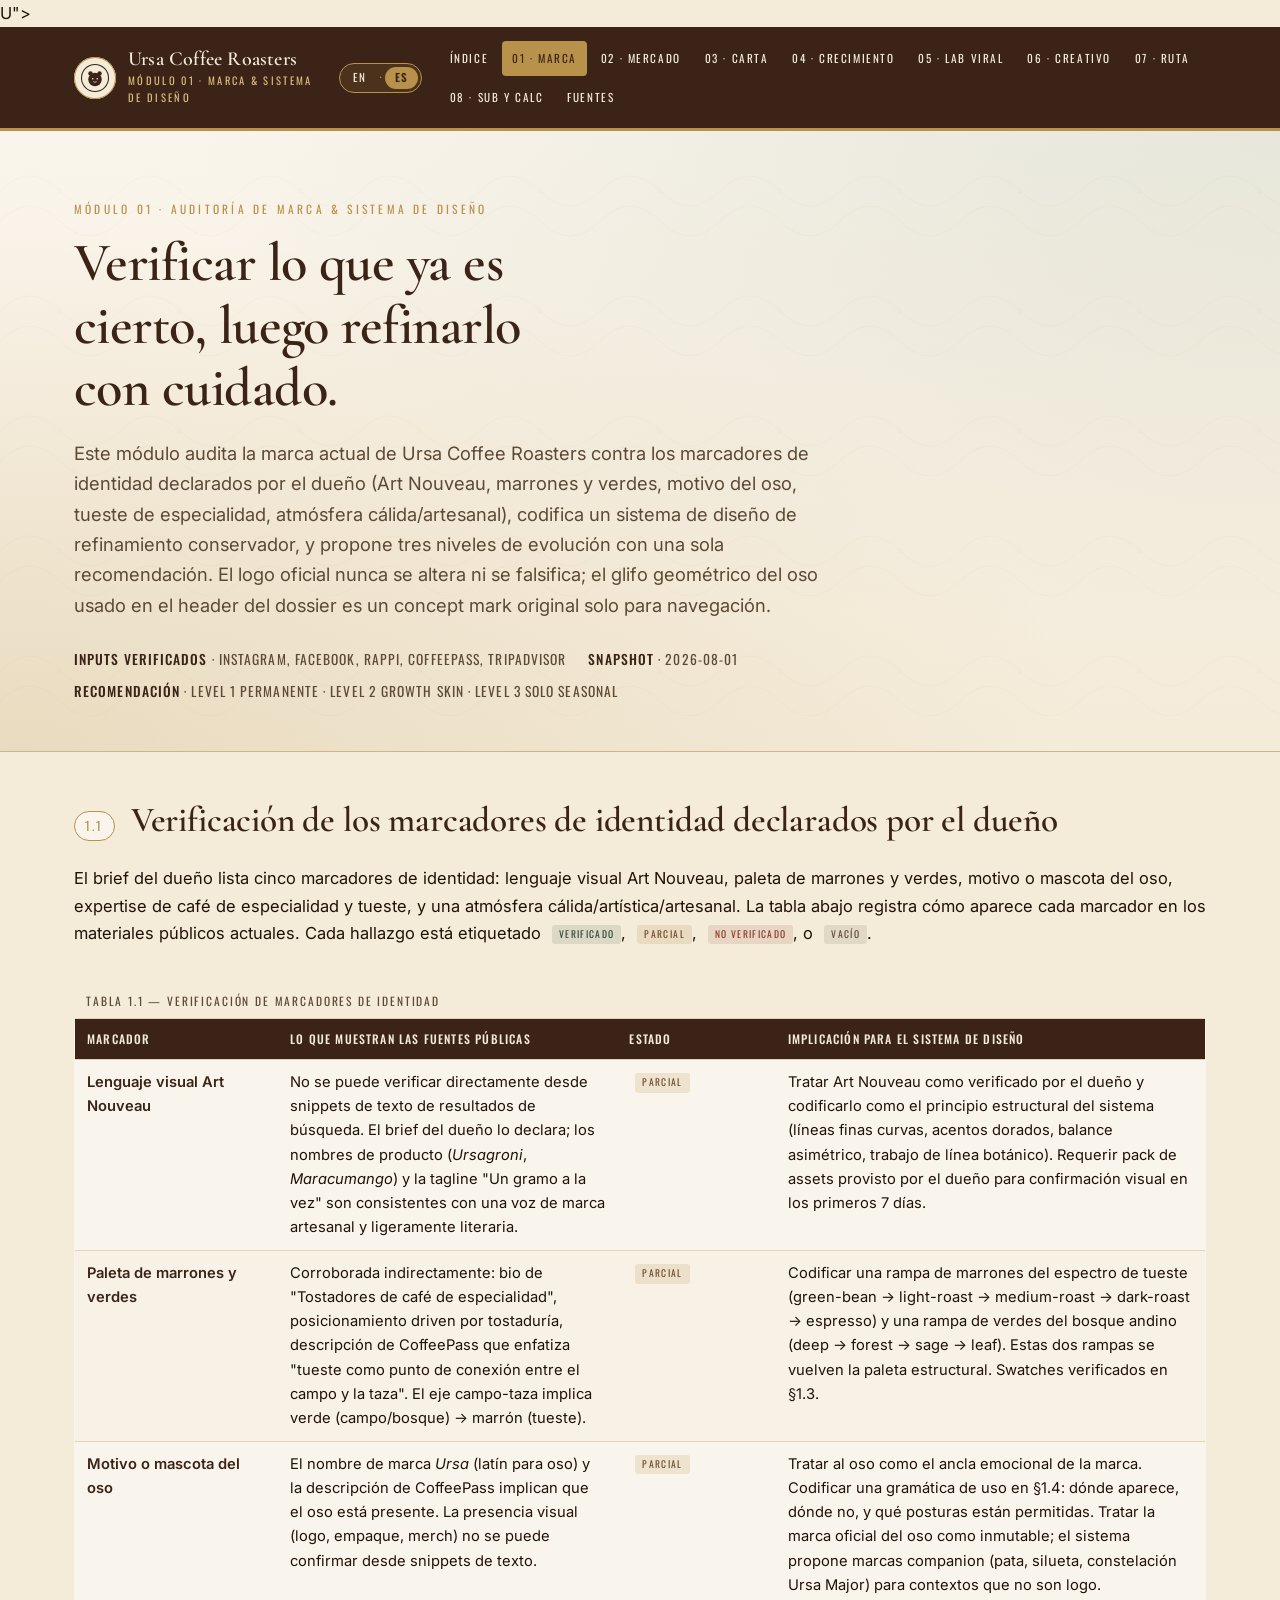
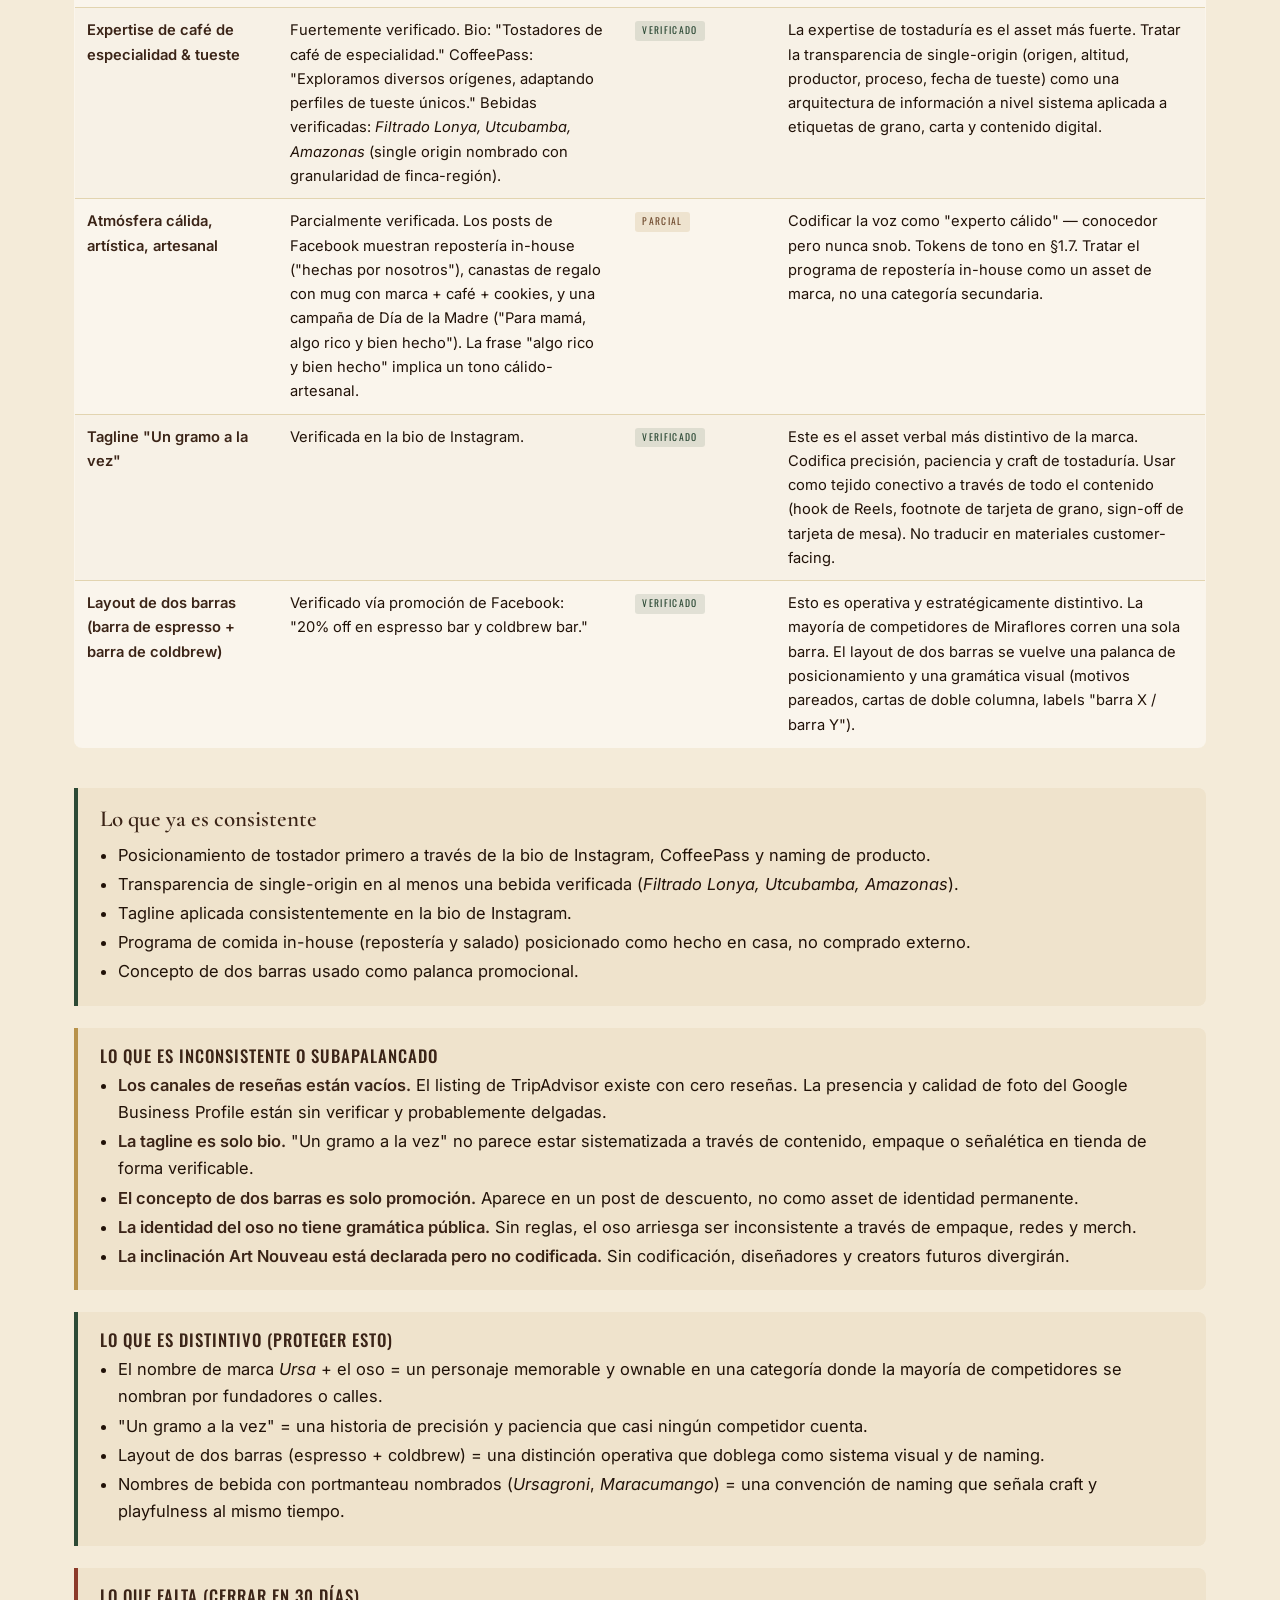
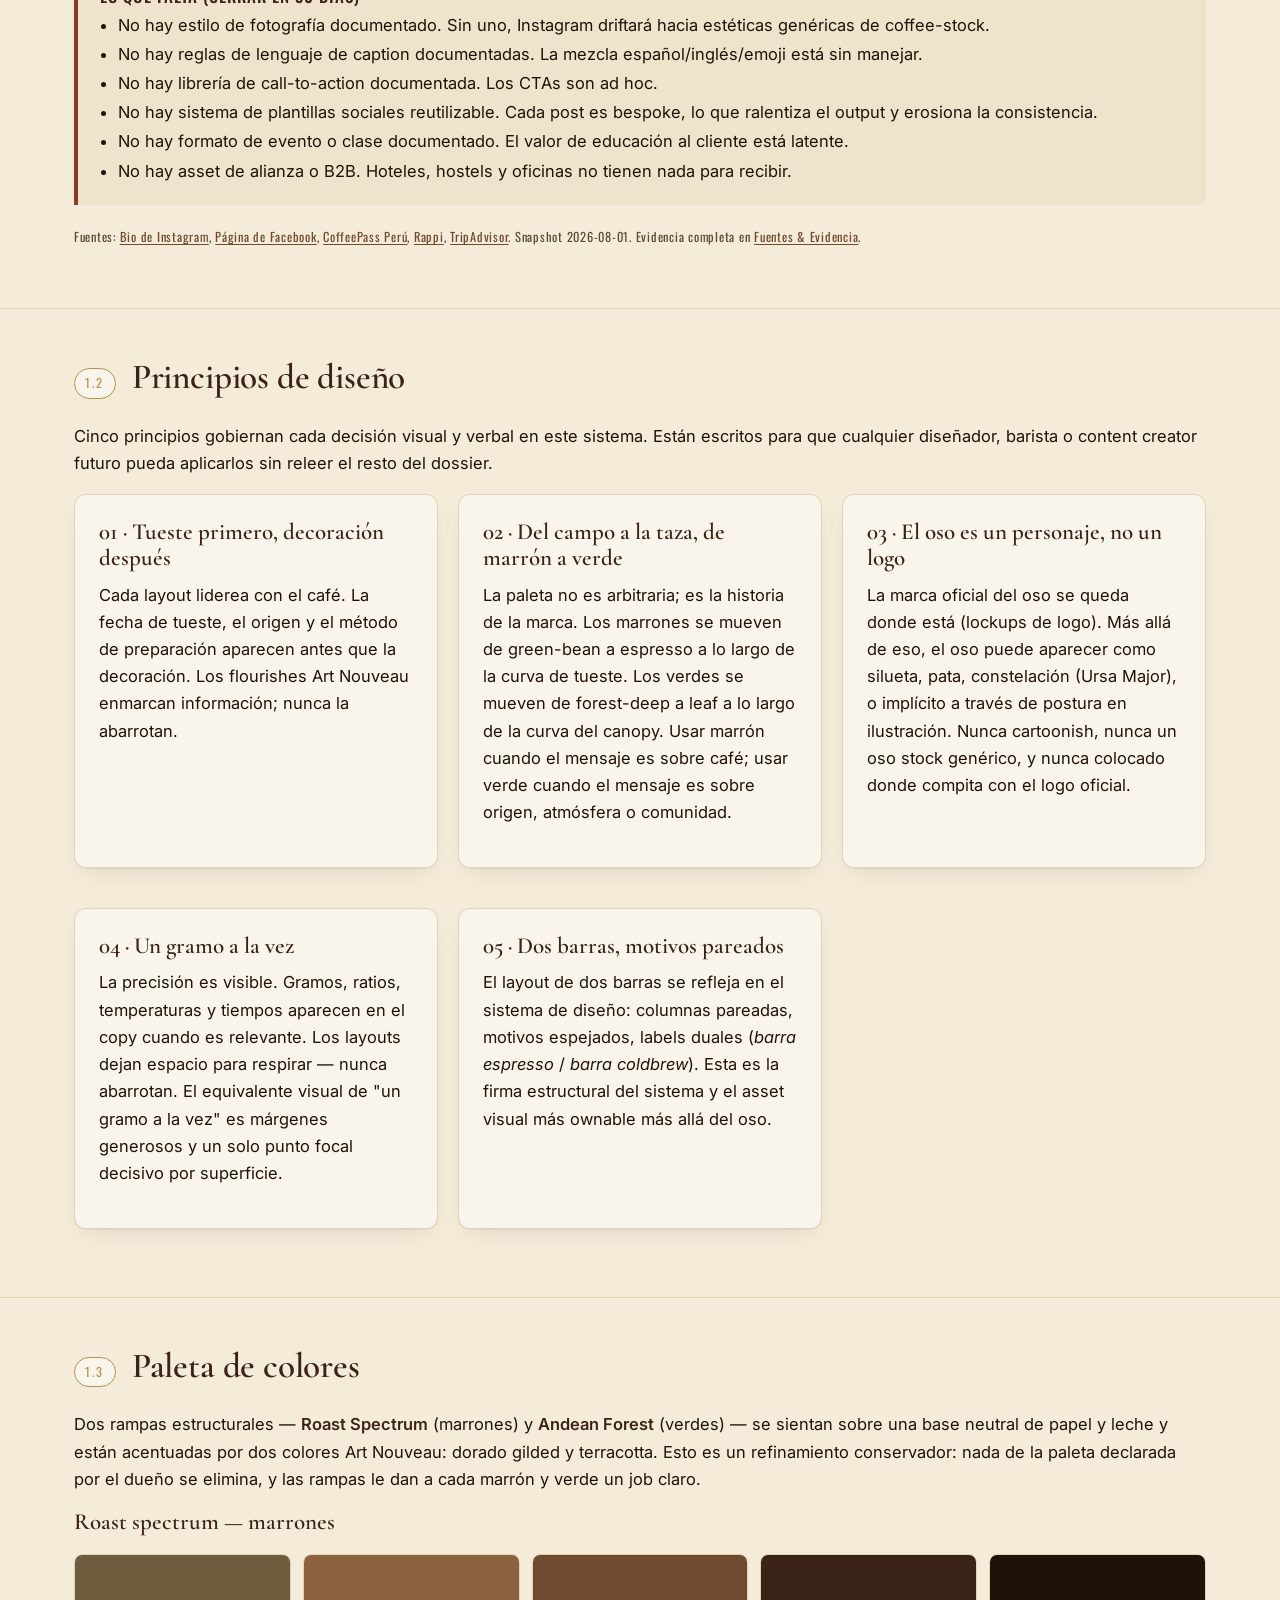
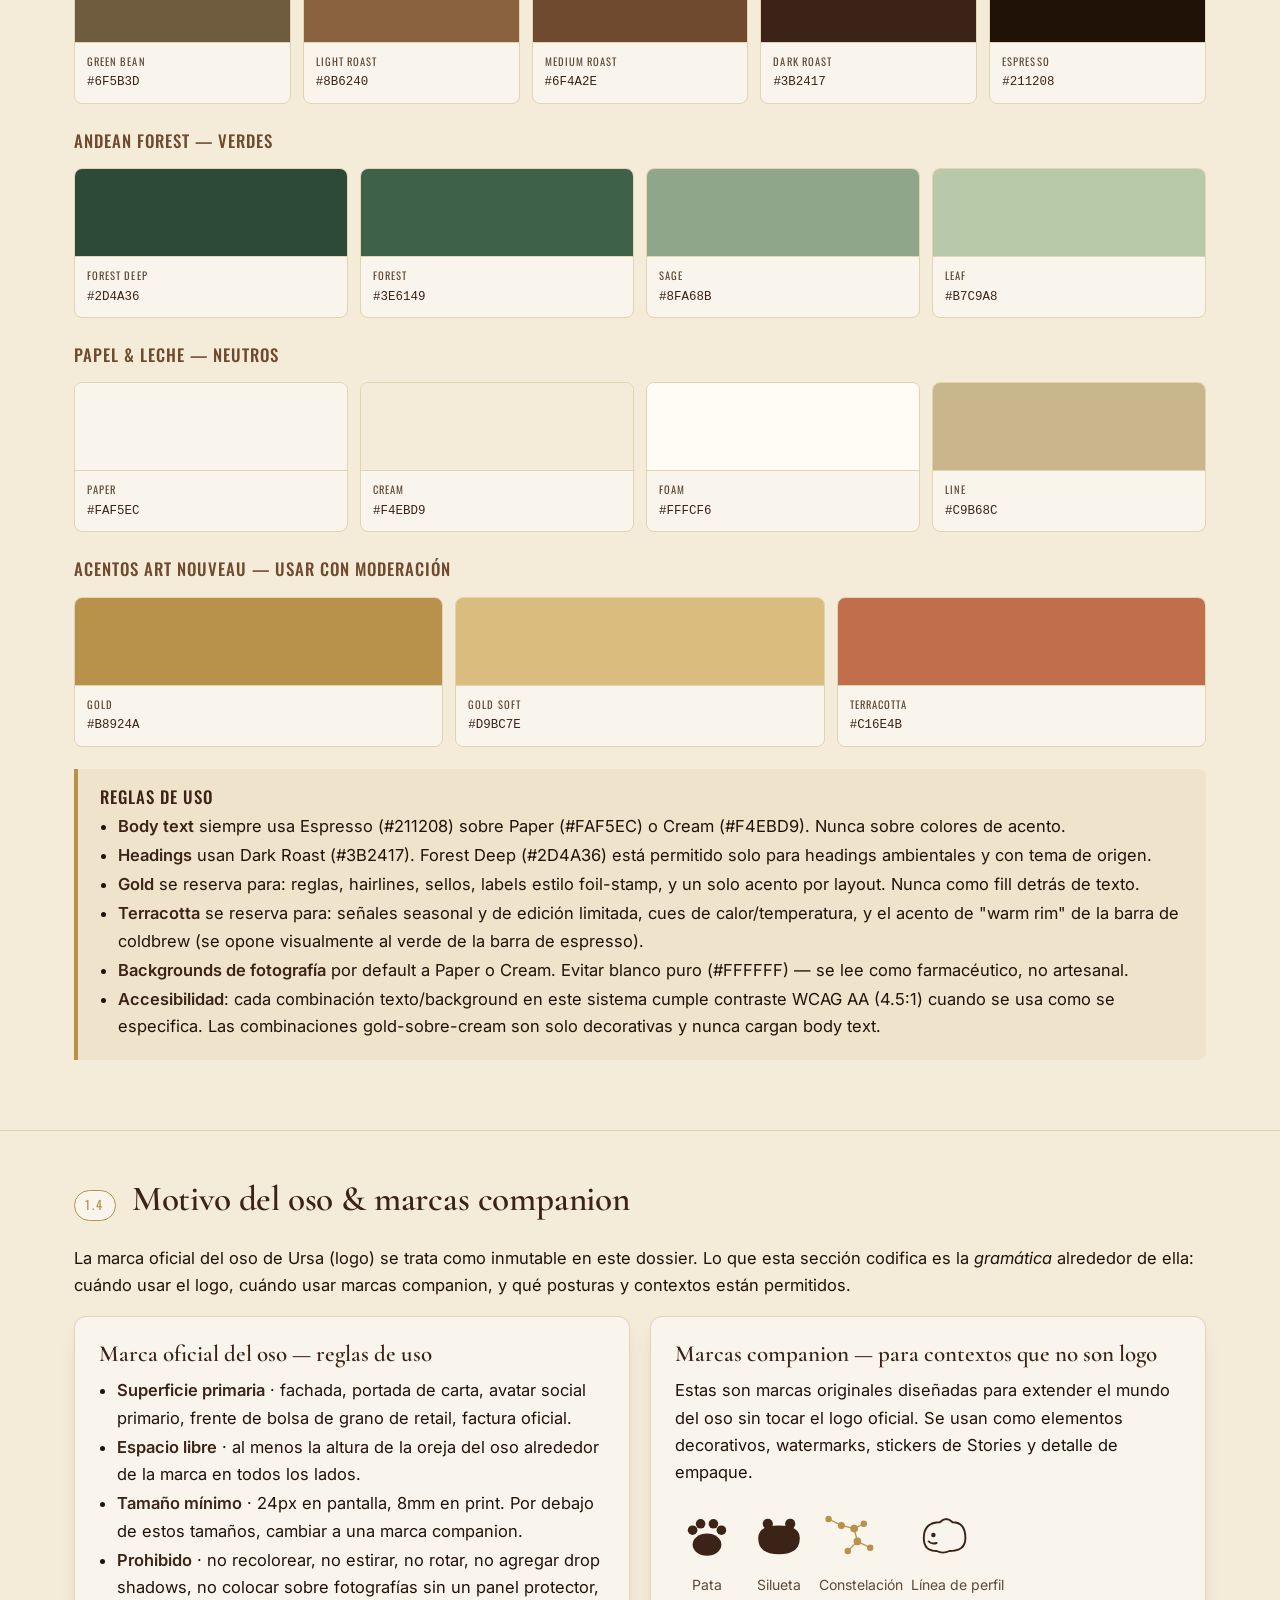
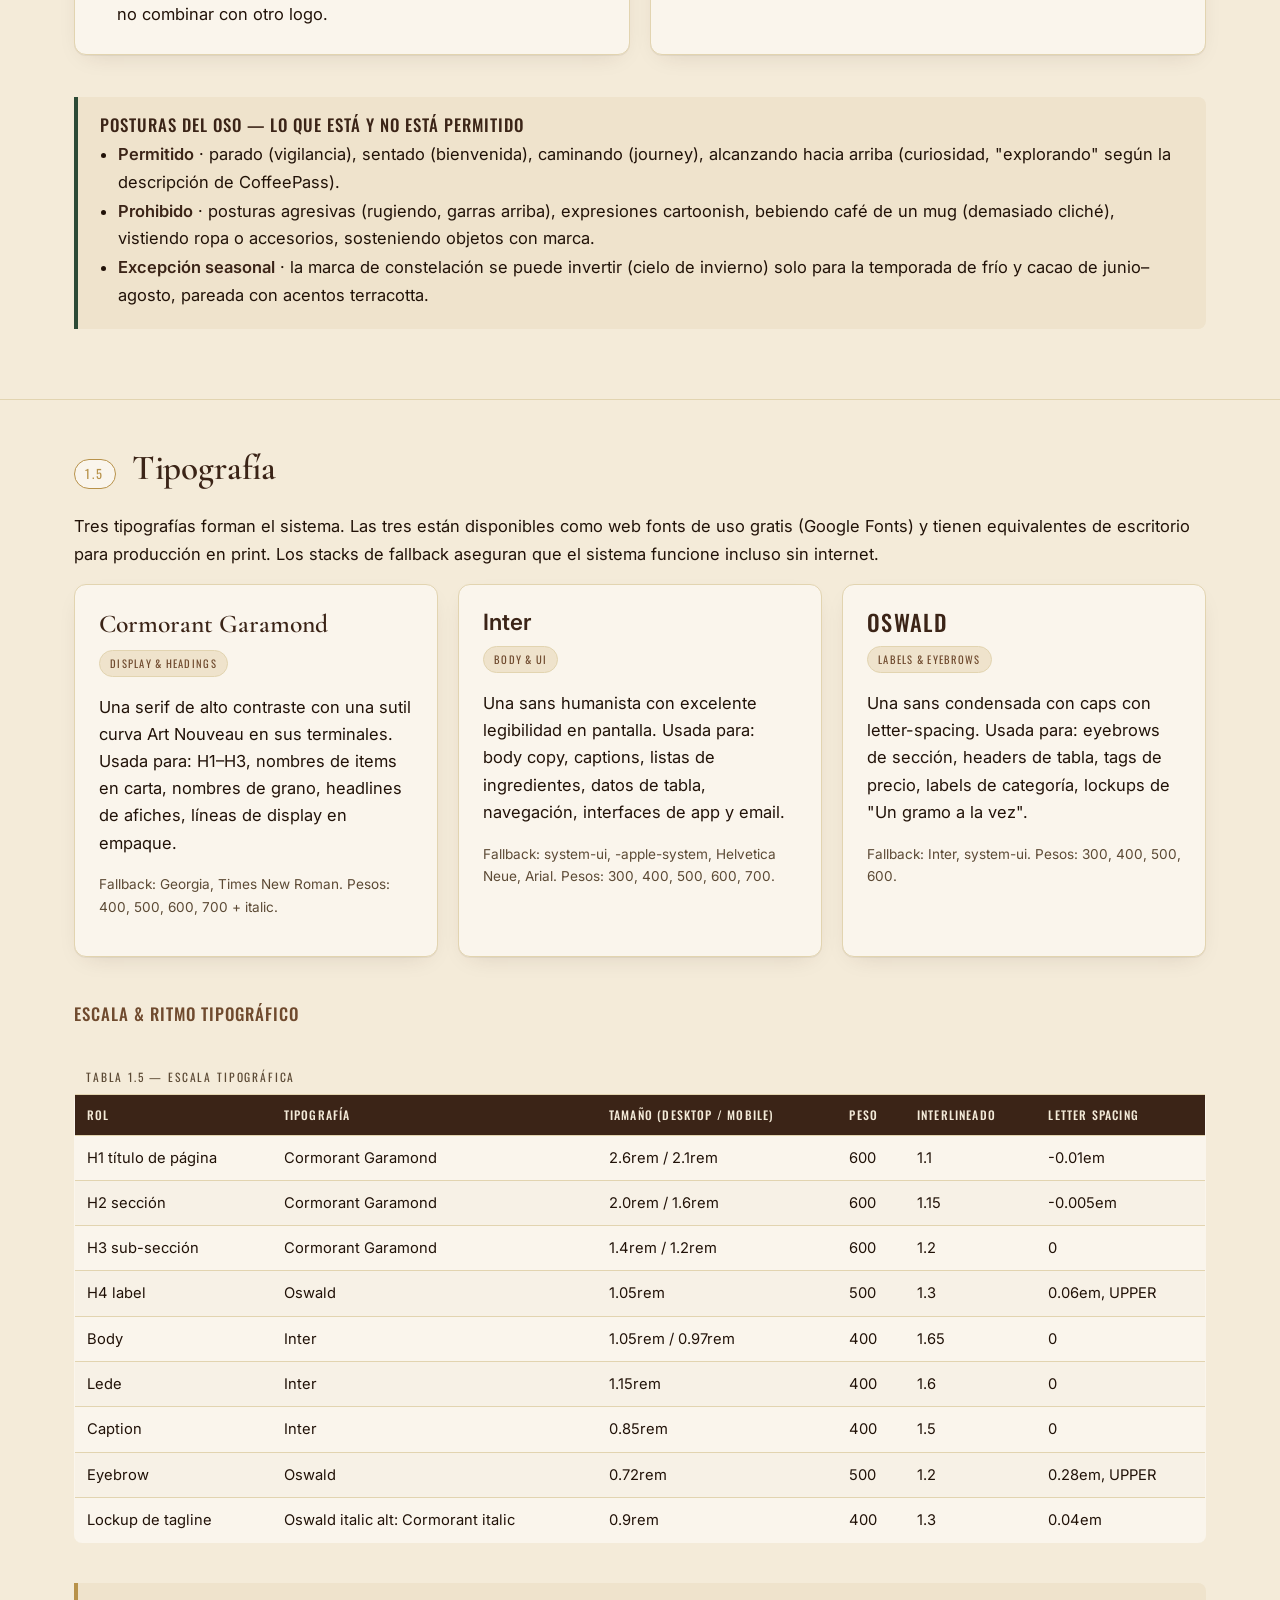
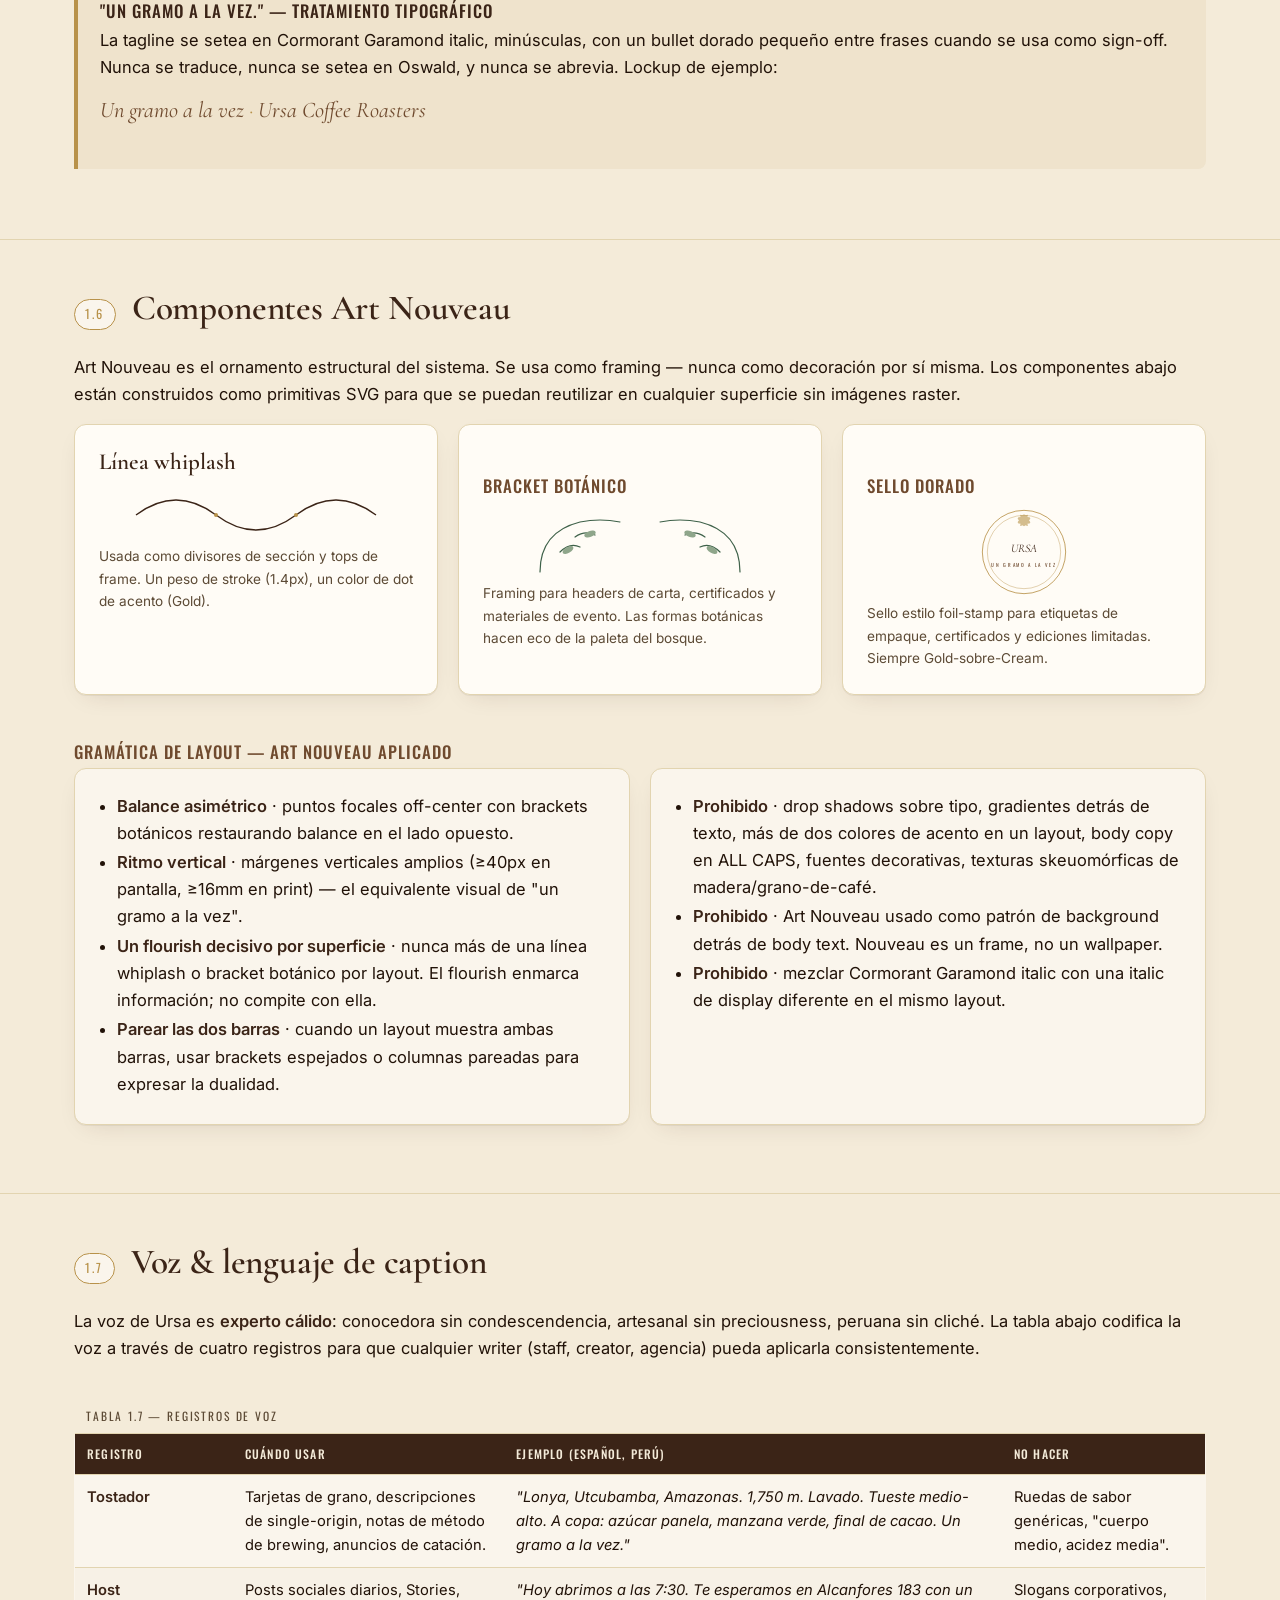
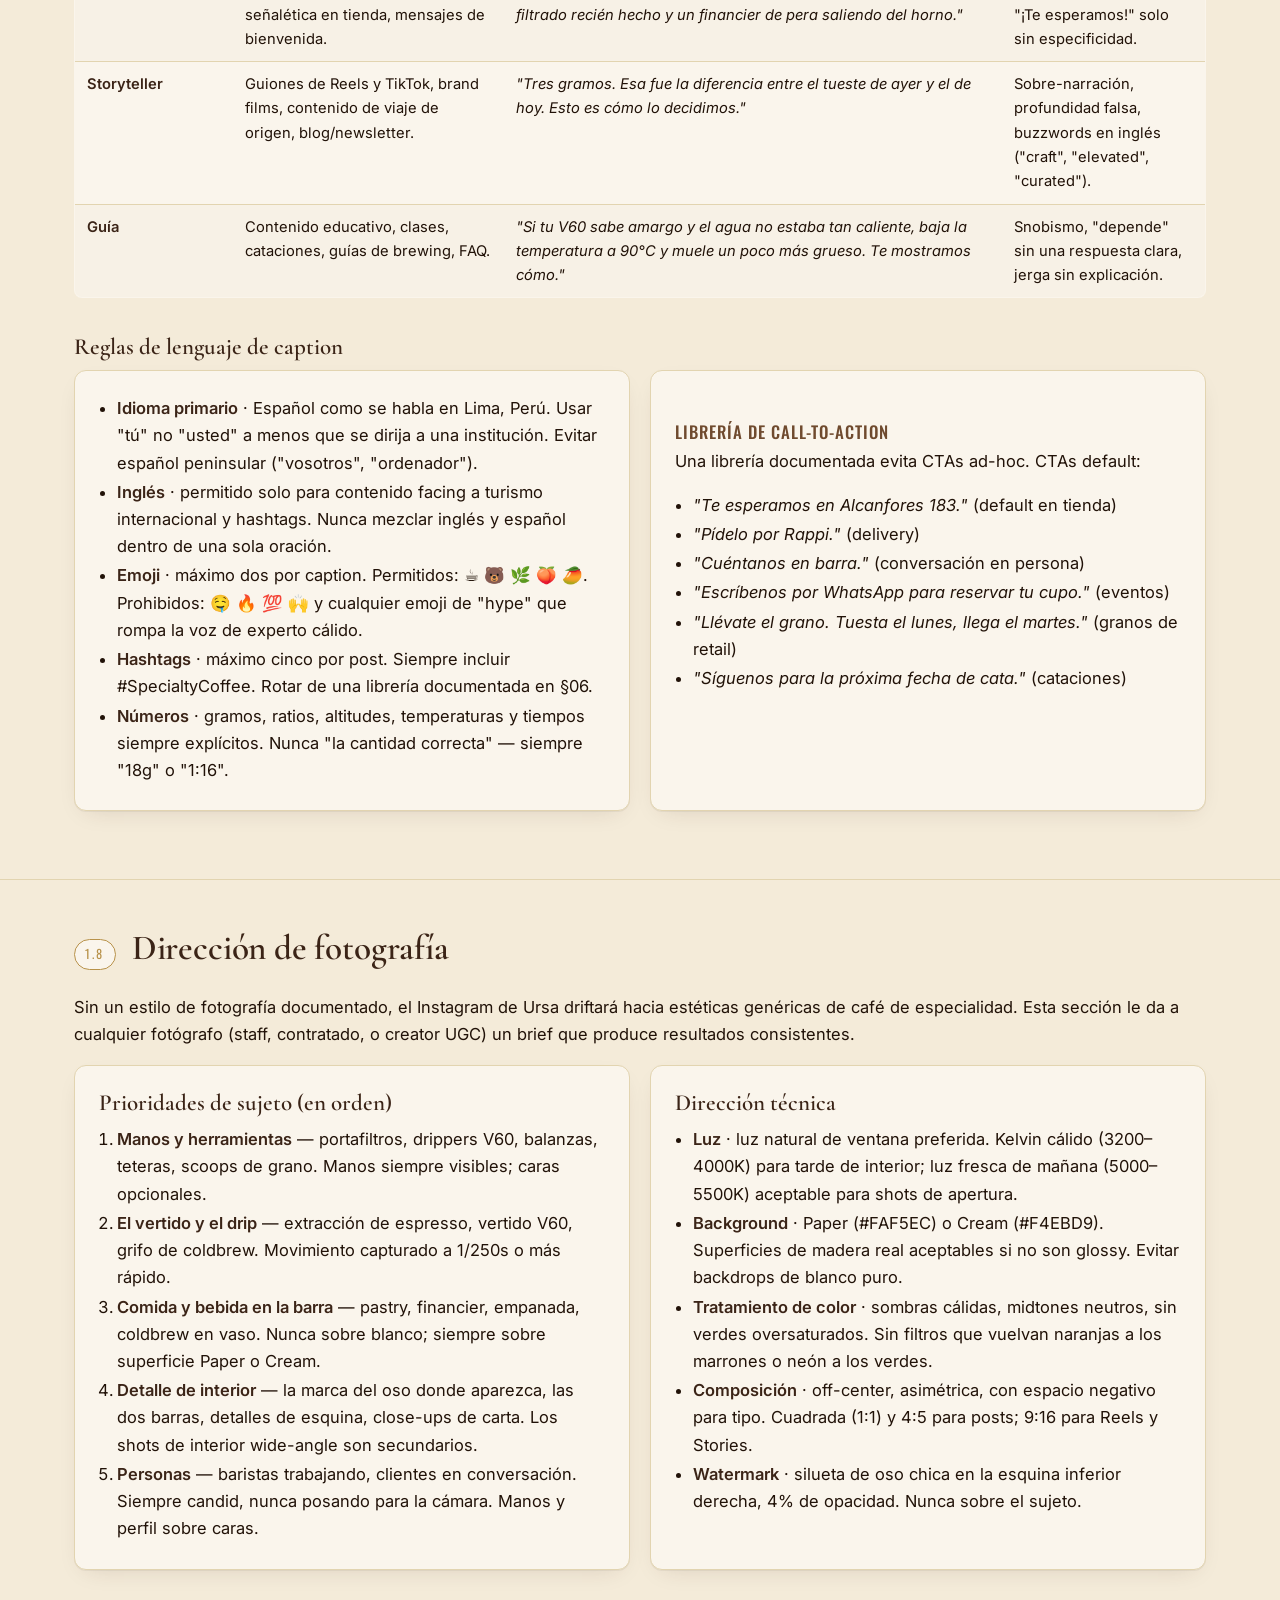
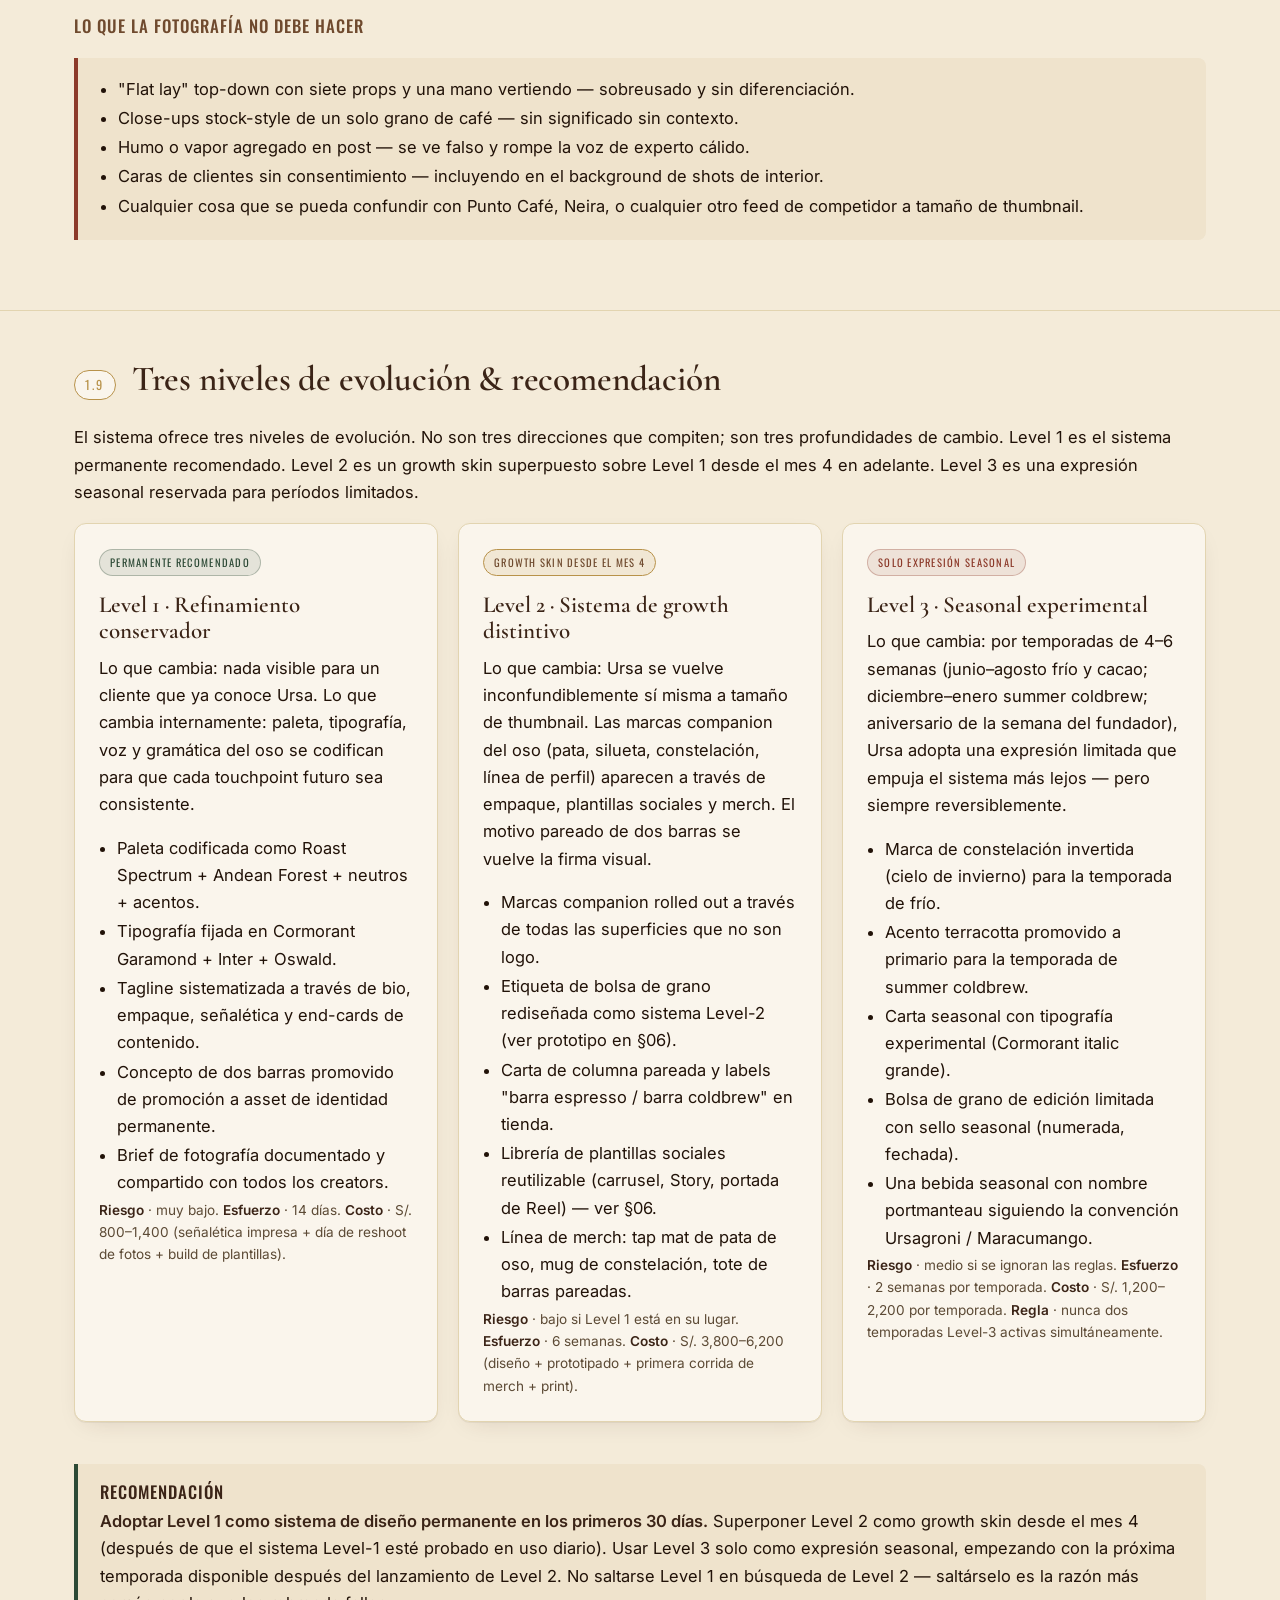
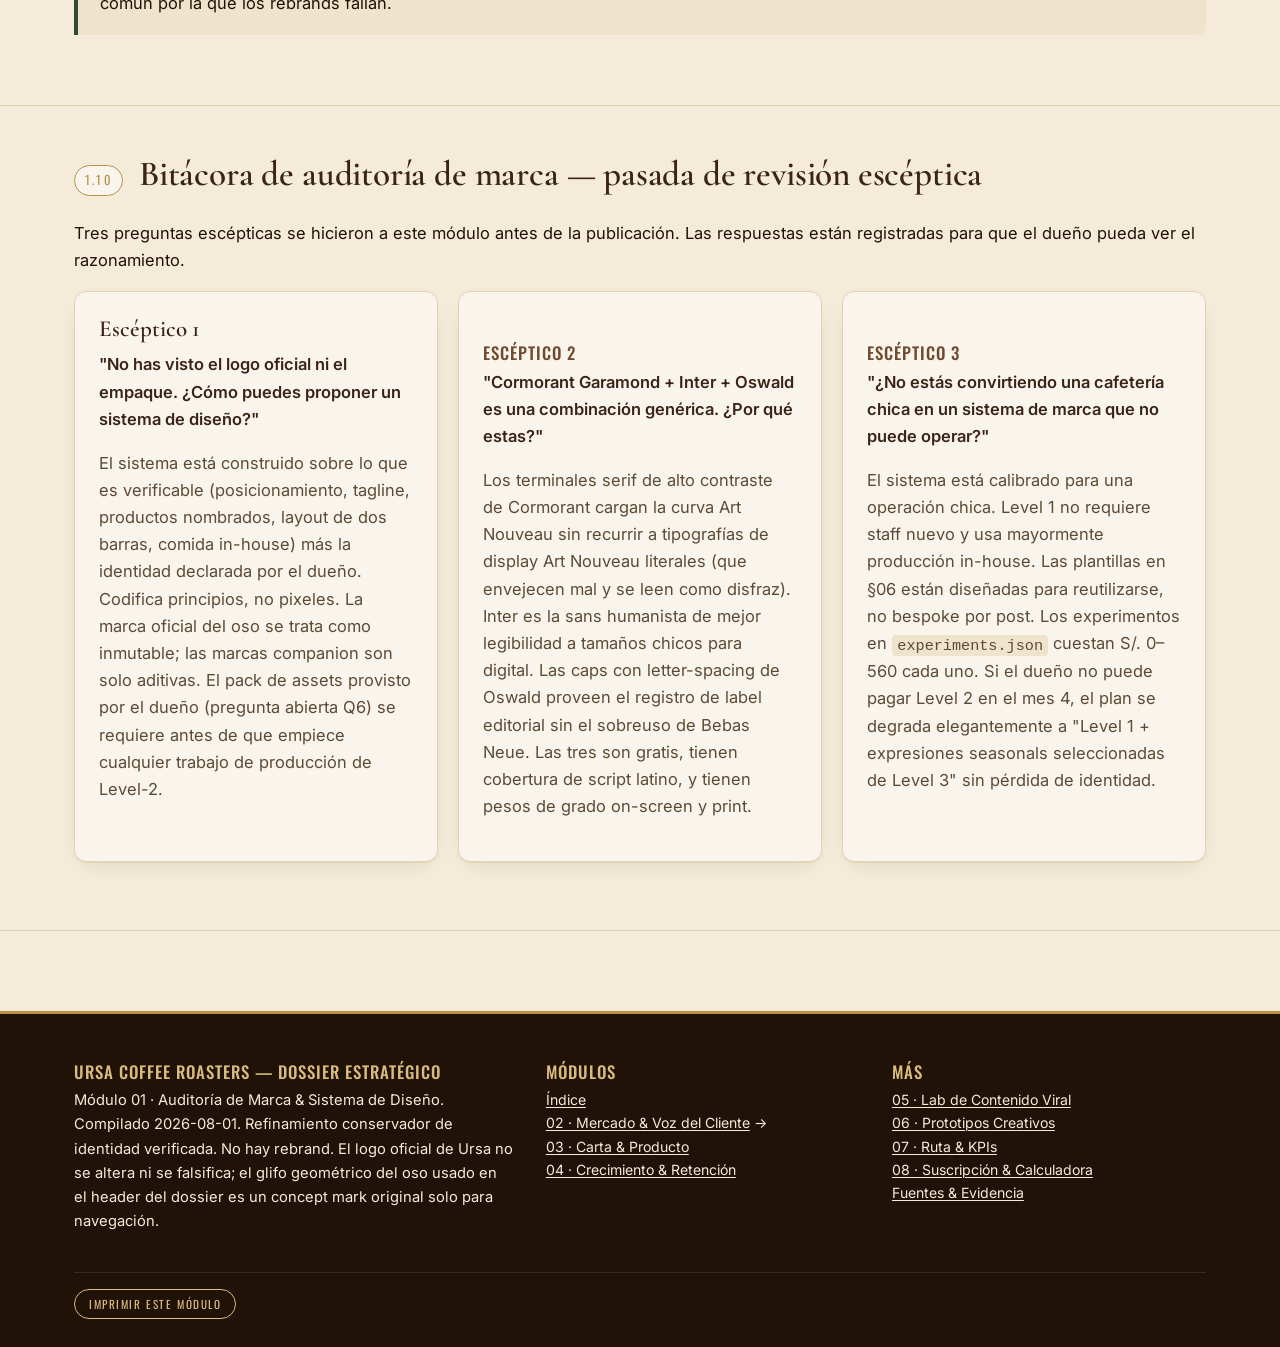
<file: dossier/01-brand-audit-and-design-system.es.html>
<!DOCTYPE html>
<html lang="es">
<head>
<meta charset="UTF-8">
<meta name="viewport" content="width=device-width, initial-scale=1.0">
<title>01 · Auditoría de Marca &amp; Sistema de Diseño — Dossier Ursa Coffee Roasters</title>
<meta name="description" content="Verificación y sistema de diseño de refinamiento conservador para Ursa Coffee Roasters. Paleta, tipografía, componentes Art Nouveau, reglas del motivo del oso, fotografía, voz y tres niveles de evolución con una recomendación.">
<link rel="stylesheet" href="assets/ursa.css">
<link rel="icon" href="data:image/svg+xml,<svg xmlns='http://www.w3.org/2000/svg' viewBox='0 0 32 32' aria-hidden="true"><circle cx='16' cy='16' r='15' fill='%233B2417'/><circle cx='16' cy='16' r='13' fill='none' stroke='%23B8924A' stroke-width='1'/><text x='16' y='22' font-family='Georgia' font-size='16' fill='%23F4EBD9' text-anchor='middle'>U</text></svg>">
</head>
<body>

<header class="ursa-header">
  <div class="ursa-header__row">
    <a href="index.es.html" style="display:flex; gap:12px; align-items:center; text-decoration:none;">
      <span class="ursa-mark" aria-hidden="true">
        <svg viewBox="0 0 40 40" role="img" aria-label="Marca Ursa">
          <circle cx="20" cy="20" r="18" fill="none" stroke="#3B2417" stroke-width="1.4"/>
          <circle cx="14" cy="14" r="3" fill="#3B2417"/>
          <circle cx="26" cy="14" r="3" fill="#3B2417"/>
          <circle cx="20" cy="22" r="9" fill="#3B2417"/>
          <circle cx="17" cy="21" r="1.1" fill="#F4EBD9"/>
          <circle cx="23" cy="21" r="1.1" fill="#F4EBD9"/>
          <path d="M18 25 Q20 27 22 25" stroke="#F4EBD9" stroke-width="0.9" fill="none" stroke-linecap="round"/>
        </svg>
      </span>
      <span>
        <div class="ursa-header__title">Ursa Coffee Roasters</div>
        <div class="ursa-header__sub">Módulo 01 · Marca &amp; Sistema de Diseño</div>
      </span>
    </a>
    <div class="ursa-lang-toggle" role="group" aria-label="Idioma">
      <a href="01-brand-audit-and-design-system.html" class="ursa-lang-toggle__btn" lang="en">EN</a>
      <span class="ursa-lang-toggle__sep" aria-hidden="true">·</span>
      <a href="01-brand-audit-and-design-system.es.html" class="ursa-lang-toggle__btn" aria-current="true" lang="es">ES</a>
    </div>
    <nav class="ursa-header__nav" aria-label="Secciones del dossier">
      <a href="index.es.html">Índice</a>
      <a href="01-brand-audit-and-design-system.es.html" aria-current="page">01 · Marca</a>
      <a href="02-market-competitors-and-customer-voice.es.html">02 · Mercado</a>
      <a href="03-menu-and-product-development.es.html">03 · Carta</a>
      <a href="04-marketing-growth-and-retention-plan.es.html">04 · Crecimiento</a>
      <a href="05-viral-content-laboratory.es.html">05 · Lab Viral</a>
      <a href="06-creative-campaign-prototypes.es.html">06 · Creativo</a>
      <a href="07-implementation-roadmap-and-kpis.es.html">07 · Ruta</a>
      <a href="08-subscription-economics-and-calculator.es.html">08 · Sub y Calc</a>
      <a href="sources-and-evidence.es.html">Fuentes</a>
    </nav>
  </div>
</header>

<main>

<section class="ursa-hero">
  <div class="ursa-wrap">
    <span class="ursa-hero__eyebrow">Módulo 01 · Auditoría de Marca &amp; Sistema de Diseño</span>
    <h1 class="ursa-hero__title">Verificar lo que ya es cierto, luego refinarlo con cuidado.</h1>
    <p class="ursa-hero__lede">Este módulo audita la marca actual de Ursa Coffee Roasters contra los marcadores de identidad declarados por el dueño (Art Nouveau, marrones y verdes, motivo del oso, tueste de especialidad, atmósfera cálida/artesanal), codifica un sistema de diseño de refinamiento conservador, y propone tres niveles de evolución con una sola recomendación. El logo oficial nunca se altera ni se falsifica; el glifo geométrico del oso usado en el header del dossier es un concept mark original solo para navegación.</p>
    <div class="ursa-hero__meta">
      <span><b>Inputs verificados</b> · Instagram, Facebook, Rappi, CoffeePass, TripAdvisor</span>
      <span><b>Snapshot</b> · 2026-08-01</span>
      <span><b>Recomendación</b> · Level 1 permanente · Level 2 growth skin · Level 3 solo seasonal</span>
    </div>
  </div>
</section>

<section class="ursa-section">
  <div class="ursa-wrap">
    <div class="ursa-section__head">
      <span class="ursa-section__num">1.1</span>
      <h2 class="ursa-section__title">Verificación de los marcadores de identidad declarados por el dueño</h2>
    </div>

    <p>El brief del dueño lista cinco marcadores de identidad: lenguaje visual Art Nouveau, paleta de marrones y verdes, motivo o mascota del oso, expertise de café de especialidad y tueste, y una atmósfera cálida/artística/artesanal. La tabla abajo registra cómo aparece cada marcador en los materiales públicos actuales. Cada hallazgo está etiquetado <span class="ursa-evidence-tag ev-verified">verificado</span>, <span class="ursa-evidence-tag ev-partial">parcial</span>, <span class="ursa-evidence-tag ev-unverified">no verificado</span>, o <span class="ursa-evidence-tag ev-gap">vacío</span>.</p>

    <div class="ursa-table-wrap">
    <table class="ursa-table">
      <caption>Tabla 1.1 — Verificación de marcadores de identidad</caption>
      <thead>
        <tr><th style="width:18%">Marcador</th><th style="width:30%">Lo que muestran las fuentes públicas</th><th style="width:14%">Estado</th><th>Implicación para el sistema de diseño</th></tr>
      </thead>
      <tbody>
        <tr>
          <td><strong>Lenguaje visual Art Nouveau</strong></td>
          <td>No se puede verificar directamente desde snippets de texto de resultados de búsqueda. El brief del dueño lo declara; los nombres de producto (<em>Ursagroni</em>, <em>Maracumango</em>) y la tagline "Un gramo a la vez" son consistentes con una voz de marca artesanal y ligeramente literaria.</td>
          <td><span class="ursa-evidence-tag ev-partial">parcial</span></td>
          <td>Tratar Art Nouveau como verificado por el dueño y codificarlo como el principio estructural del sistema (líneas finas curvas, acentos dorados, balance asimétrico, trabajo de línea botánico). Requerir pack de assets provisto por el dueño para confirmación visual en los primeros 7 días.</td>
        </tr>
        <tr>
          <td><strong>Paleta de marrones y verdes</strong></td>
          <td>Corroborada indirectamente: bio de "Tostadores de café de especialidad", posicionamiento driven por tostaduría, descripción de CoffeePass que enfatiza "tueste como punto de conexión entre el campo y la taza". El eje campo-taza implica verde (campo/bosque) → marrón (tueste).</td>
          <td><span class="ursa-evidence-tag ev-partial">parcial</span></td>
          <td>Codificar una rampa de marrones del espectro de tueste (green-bean → light-roast → medium-roast → dark-roast → espresso) y una rampa de verdes del bosque andino (deep → forest → sage → leaf). Estas dos rampas se vuelven la paleta estructural. Swatches verificados en §1.3.</td>
        </tr>
        <tr>
          <td><strong>Motivo o mascota del oso</strong></td>
          <td>El nombre de marca <em>Ursa</em> (latín para oso) y la descripción de CoffeePass implican que el oso está presente. La presencia visual (logo, empaque, merch) no se puede confirmar desde snippets de texto.</td>
          <td><span class="ursa-evidence-tag ev-partial">parcial</span></td>
          <td>Tratar al oso como el ancla emocional de la marca. Codificar una gramática de uso en §1.4: dónde aparece, dónde no, y qué posturas están permitidas. Tratar la marca oficial del oso como inmutable; el sistema propone marcas companion (pata, silueta, constelación Ursa Major) para contextos que no son logo.</td>
        </tr>
        <tr>
          <td><strong>Expertise de café de especialidad &amp; tueste</strong></td>
          <td>Fuertemente verificado. Bio: "Tostadores de café de especialidad." CoffeePass: "Exploramos diversos orígenes, adaptando perfiles de tueste únicos." Bebidas verificadas: <em>Filtrado Lonya, Utcubamba, Amazonas</em> (single origin nombrado con granularidad de finca-región).</td>
          <td><span class="ursa-evidence-tag ev-verified">verificado</span></td>
          <td>La expertise de tostaduría es el asset más fuerte. Tratar la transparencia de single-origin (origen, altitud, productor, proceso, fecha de tueste) como una arquitectura de información a nivel sistema aplicada a etiquetas de grano, carta y contenido digital.</td>
        </tr>
        <tr>
          <td><strong>Atmósfera cálida, artística, artesanal</strong></td>
          <td>Parcialmente verificada. Los posts de Facebook muestran repostería in-house ("hechas por nosotros"), canastas de regalo con mug con marca + café + cookies, y una campaña de Día de la Madre ("Para mamá, algo rico y bien hecho"). La frase "algo rico y bien hecho" implica un tono cálido-artesanal.</td>
          <td><span class="ursa-evidence-tag ev-partial">parcial</span></td>
          <td>Codificar la voz como "experto cálido" — conocedor pero nunca snob. Tokens de tono en §1.7. Tratar el programa de repostería in-house como un asset de marca, no una categoría secundaria.</td>
        </tr>
        <tr>
          <td><strong>Tagline "Un gramo a la vez"</strong></td>
          <td>Verificada en la bio de Instagram.</td>
          <td><span class="ursa-evidence-tag ev-verified">verificado</span></td>
          <td>Este es el asset verbal más distintivo de la marca. Codifica precisión, paciencia y craft de tostaduría. Usar como tejido conectivo a través de todo el contenido (hook de Reels, footnote de tarjeta de grano, sign-off de tarjeta de mesa). No traducir en materiales customer-facing.</td>
        </tr>
        <tr>
          <td><strong>Layout de dos barras (barra de espresso + barra de coldbrew)</strong></td>
          <td>Verificado vía promoción de Facebook: "20% off en espresso bar y coldbrew bar."</td>
          <td><span class="ursa-evidence-tag ev-verified">verificado</span></td>
          <td>Esto es operativa y estratégicamente distintivo. La mayoría de competidores de Miraflores corren una sola barra. El layout de dos barras se vuelve una palanca de posicionamiento y una gramática visual (motivos pareados, cartas de doble columna, labels "barra X / barra Y").</td>
        </tr>
      </tbody>
    </table>
    </div>

    <div class="ursa-callout ursa-callout--ok">
      <h3>Lo que ya es consistente</h3>
      <ul class="list-tight" style="margin:0">
        <li>Posicionamiento de tostador primero a través de la bio de Instagram, CoffeePass y naming de producto.</li>
        <li>Transparencia de single-origin en al menos una bebida verificada (<em>Filtrado Lonya, Utcubamba, Amazonas</em>).</li>
        <li>Tagline aplicada consistentemente en la bio de Instagram.</li>
        <li>Programa de comida in-house (repostería y salado) posicionado como hecho en casa, no comprado externo.</li>
        <li>Concepto de dos barras usado como palanca promocional.</li>
      </ul>
    </div>

    <div class="ursa-callout ursa-callout--warn">
      <h4>Lo que es inconsistente o subapalancado</h4>
      <ul class="list-tight" style="margin:0">
        <li><strong>Los canales de reseñas están vacíos.</strong> El listing de TripAdvisor existe con cero reseñas. La presencia y calidad de foto del Google Business Profile están sin verificar y probablemente delgadas.</li>
        <li><strong>La tagline es solo bio.</strong> "Un gramo a la vez" no parece estar sistematizada a través de contenido, empaque o señalética en tienda de forma verificable.</li>
        <li><strong>El concepto de dos barras es solo promoción.</strong> Aparece en un post de descuento, no como asset de identidad permanente.</li>
        <li><strong>La identidad del oso no tiene gramática pública.</strong> Sin reglas, el oso arriesga ser inconsistente a través de empaque, redes y merch.</li>
        <li><strong>La inclinación Art Nouveau está declarada pero no codificada.</strong> Sin codificación, diseñadores y creators futuros divergirán.</li>
      </ul>
    </div>

    <div class="ursa-callout ursa-callout--forest">
      <h4>Lo que es distintivo (proteger esto)</h4>
      <ul class="list-tight" style="margin:0">
        <li>El nombre de marca <em>Ursa</em> + el oso = un personaje memorable y ownable en una categoría donde la mayoría de competidores se nombran por fundadores o calles.</li>
        <li>"Un gramo a la vez" = una historia de precisión y paciencia que casi ningún competidor cuenta.</li>
        <li>Layout de dos barras (espresso + coldbrew) = una distinción operativa que doblega como sistema visual y de naming.</li>
        <li>Nombres de bebida con portmanteau nombrados (<em>Ursagroni</em>, <em>Maracumango</em>) = una convención de naming que señala craft y playfulness al mismo tiempo.</li>
      </ul>
    </div>

    <div class="ursa-callout ursa-callout--stop">
      <h4>Lo que falta (cerrar en 30 días)</h4>
      <ul class="list-tight" style="margin:0">
        <li>No hay estilo de fotografía documentado. Sin uno, Instagram driftará hacia estéticas genéricas de coffee-stock.</li>
        <li>No hay reglas de lenguaje de caption documentadas. La mezcla español/inglés/emoji está sin manejar.</li>
        <li>No hay librería de call-to-action documentada. Los CTAs son ad hoc.</li>
        <li>No hay sistema de plantillas sociales reutilizable. Cada post es bespoke, lo que ralentiza el output y erosiona la consistencia.</li>
        <li>No hay formato de evento o clase documentado. El valor de educación al cliente está latente.</li>
        <li>No hay asset de alianza o B2B. Hoteles, hostels y oficinas no tienen nada para recibir.</li>
      </ul>
    </div>

    <p class="ursa-cite">Fuentes: <a href="https://www.instagram.com/ursacoffeeperu/">Bio de Instagram</a>, <a href="https://www.facebook.com/UrsaCoffeePeru">Página de Facebook</a>, <a href="https://coffeepass.pe/marcas/ursa-coffee-roasters">CoffeePass Perú</a>, <a href="https://www.rappi.com.pe/restaurantes/77182-ursa-coffee-roasters">Rappi</a>, <a href="https://www.tripadvisor.com.pe/Restaurant_Review-g294316-d32878304-Reviews-Ursa_Coffee_Roasters-Lima_Lima_Region.html">TripAdvisor</a>. Snapshot 2026-08-01. Evidencia completa en <a href="sources-and-evidence.es.html">Fuentes &amp; Evidencia</a>.</p>
  </div>
</section>

<section class="ursa-section">
  <div class="ursa-wrap">
    <div class="ursa-section__head">
      <span class="ursa-section__num">1.2</span>
      <h2 class="ursa-section__title">Principios de diseño</h2>
    </div>

    <p>Cinco principios gobiernan cada decisión visual y verbal en este sistema. Están escritos para que cualquier diseñador, barista o content creator futuro pueda aplicarlos sin releer el resto del dossier.</p>

    <div class="ursa-grid ursa-grid--3">
      <div class="ursa-card">
        <h3 class="ursa-card__title">01 · Tueste primero, decoración después</h3>
        <p>Cada layout liderea con el café. La fecha de tueste, el origen y el método de preparación aparecen antes que la decoración. Los flourishes Art Nouveau enmarcan información; nunca la abarrotan.</p>
      </div>
      <div class="ursa-card">
        <h3 class="ursa-card__title">02 · Del campo a la taza, de marrón a verde</h3>
        <p>La paleta no es arbitraria; es la historia de la marca. Los marrones se mueven de green-bean a espresso a lo largo de la curva de tueste. Los verdes se mueven de forest-deep a leaf a lo largo de la curva del canopy. Usar marrón cuando el mensaje es sobre café; usar verde cuando el mensaje es sobre origen, atmósfera o comunidad.</p>
      </div>
      <div class="ursa-card">
        <h3 class="ursa-card__title">03 · El oso es un personaje, no un logo</h3>
        <p>La marca oficial del oso se queda donde está (lockups de logo). Más allá de eso, el oso puede aparecer como silueta, pata, constelación (Ursa Major), o implícito a través de postura en ilustración. Nunca cartoonish, nunca un oso stock genérico, y nunca colocado donde compita con el logo oficial.</p>
      </div>
      <div class="ursa-card">
        <h3 class="ursa-card__title">04 · Un gramo a la vez</h3>
        <p>La precisión es visible. Gramos, ratios, temperaturas y tiempos aparecen en el copy cuando es relevante. Los layouts dejan espacio para respirar — nunca abarrotan. El equivalente visual de "un gramo a la vez" es márgenes generosos y un solo punto focal decisivo por superficie.</p>
      </div>
      <div class="ursa-card">
        <h3 class="ursa-card__title">05 · Dos barras, motivos pareados</h3>
        <p>El layout de dos barras se refleja en el sistema de diseño: columnas pareadas, motivos espejados, labels duales (<em>barra espresso</em> / <em>barra coldbrew</em>). Esta es la firma estructural del sistema y el asset visual más ownable más allá del oso.</p>
      </div>
    </div>
  </div>
</section>

<section class="ursa-section">
  <div class="ursa-wrap">
    <div class="ursa-section__head">
      <span class="ursa-section__num">1.3</span>
      <h2 class="ursa-section__title">Paleta de colores</h2>
    </div>

    <p>Dos rampas estructurales — <strong>Roast Spectrum</strong> (marrones) y <strong>Andean Forest</strong> (verdes) — se sientan sobre una base neutral de papel y leche y están acentuadas por dos colores Art Nouveau: dorado gilded y terracotta. Esto es un refinamiento conservador: nada de la paleta declarada por el dueño se elimina, y las rampas le dan a cada marrón y verde un job claro.</p>

    <h3>Roast spectrum — marrones</h3>
    <div class="ursa-swatches">
      <div class="ursa-swatch"><div class="ursa-swatch__chip" style="background:#6F5B3D"></div><div class="ursa-swatch__meta"><div class="ursa-swatch__name">Green Bean</div><div class="ursa-swatch__hex">#6F5B3D</div></div></div>
      <div class="ursa-swatch"><div class="ursa-swatch__chip" style="background:#8B6240"></div><div class="ursa-swatch__meta"><div class="ursa-swatch__name">Light Roast</div><div class="ursa-swatch__hex">#8B6240</div></div></div>
      <div class="ursa-swatch"><div class="ursa-swatch__chip" style="background:#6F4A2E"></div><div class="ursa-swatch__meta"><div class="ursa-swatch__name">Medium Roast</div><div class="ursa-swatch__hex">#6F4A2E</div></div></div>
      <div class="ursa-swatch"><div class="ursa-swatch__chip" style="background:#3B2417"></div><div class="ursa-swatch__meta"><div class="ursa-swatch__name">Dark Roast</div><div class="ursa-swatch__hex">#3B2417</div></div></div>
      <div class="ursa-swatch"><div class="ursa-swatch__chip" style="background:#211208"></div><div class="ursa-swatch__meta"><div class="ursa-swatch__name">Espresso</div><div class="ursa-swatch__hex">#211208</div></div></div>
    </div>

    <h4>Andean forest — verdes</h4>
    <div class="ursa-swatches">
      <div class="ursa-swatch"><div class="ursa-swatch__chip" style="background:#2D4A36"></div><div class="ursa-swatch__meta"><div class="ursa-swatch__name">Forest Deep</div><div class="ursa-swatch__hex">#2D4A36</div></div></div>
      <div class="ursa-swatch"><div class="ursa-swatch__chip" style="background:#3E6149"></div><div class="ursa-swatch__meta"><div class="ursa-swatch__name">Forest</div><div class="ursa-swatch__hex">#3E6149</div></div></div>
      <div class="ursa-swatch"><div class="ursa-swatch__chip" style="background:#8FA68B"></div><div class="ursa-swatch__meta"><div class="ursa-swatch__name">Sage</div><div class="ursa-swatch__hex">#8FA68B</div></div></div>
      <div class="ursa-swatch"><div class="ursa-swatch__chip" style="background:#B7C9A8"></div><div class="ursa-swatch__meta"><div class="ursa-swatch__name">Leaf</div><div class="ursa-swatch__hex">#B7C9A8</div></div></div>
    </div>

    <h4>Papel &amp; leche — neutros</h4>
    <div class="ursa-swatches">
      <div class="ursa-swatch"><div class="ursa-swatch__chip" style="background:#FAF5EC"></div><div class="ursa-swatch__meta"><div class="ursa-swatch__name">Paper</div><div class="ursa-swatch__hex">#FAF5EC</div></div></div>
      <div class="ursa-swatch"><div class="ursa-swatch__chip" style="background:#F4EBD9"></div><div class="ursa-swatch__meta"><div class="ursa-swatch__name">Cream</div><div class="ursa-swatch__hex">#F4EBD9</div></div></div>
      <div class="ursa-swatch"><div class="ursa-swatch__chip" style="background:#FFFCF6"></div><div class="ursa-swatch__meta"><div class="ursa-swatch__name">Foam</div><div class="ursa-swatch__hex">#FFFCF6</div></div></div>
      <div class="ursa-swatch"><div class="ursa-swatch__chip" style="background:#C9B68C"></div><div class="ursa-swatch__meta"><div class="ursa-swatch__name">Line</div><div class="ursa-swatch__hex">#C9B68C</div></div></div>
    </div>

    <h4>Acentos Art Nouveau — usar con moderación</h4>
    <div class="ursa-swatches">
      <div class="ursa-swatch"><div class="ursa-swatch__chip" style="background:#B8924A"></div><div class="ursa-swatch__meta"><div class="ursa-swatch__name">Gold</div><div class="ursa-swatch__hex">#B8924A</div></div></div>
      <div class="ursa-swatch"><div class="ursa-swatch__chip" style="background:#D9BC7E"></div><div class="ursa-swatch__meta"><div class="ursa-swatch__name">Gold Soft</div><div class="ursa-swatch__hex">#D9BC7E</div></div></div>
      <div class="ursa-swatch"><div class="ursa-swatch__chip" style="background:#C16E4B"></div><div class="ursa-swatch__meta"><div class="ursa-swatch__name">Terracotta</div><div class="ursa-swatch__hex">#C16E4B</div></div></div>
    </div>

    <div class="ursa-callout">
      <h4>Reglas de uso</h4>
      <ul class="list-tight" style="margin:0">
        <li><strong>Body text</strong> siempre usa Espresso (#211208) sobre Paper (#FAF5EC) o Cream (#F4EBD9). Nunca sobre colores de acento.</li>
        <li><strong>Headings</strong> usan Dark Roast (#3B2417). Forest Deep (#2D4A36) está permitido solo para headings ambientales y con tema de origen.</li>
        <li><strong>Gold</strong> se reserva para: reglas, hairlines, sellos, labels estilo foil-stamp, y un solo acento por layout. Nunca como fill detrás de texto.</li>
        <li><strong>Terracotta</strong> se reserva para: señales seasonal y de edición limitada, cues de calor/temperatura, y el acento de "warm rim" de la barra de coldbrew (se opone visualmente al verde de la barra de espresso).</li>
        <li><strong>Backgrounds de fotografía</strong> por default a Paper o Cream. Evitar blanco puro (#FFFFFF) — se lee como farmacéutico, no artesanal.</li>
        <li><strong>Accesibilidad</strong>: cada combinación texto/background en este sistema cumple contraste WCAG AA (4.5:1) cuando se usa como se especifica. Las combinaciones gold-sobre-cream son solo decorativas y nunca cargan body text.</li>
      </ul>
    </div>
  </div>
</section>

<section class="ursa-section">
  <div class="ursa-wrap">
    <div class="ursa-section__head">
      <span class="ursa-section__num">1.4</span>
      <h2 class="ursa-section__title">Motivo del oso &amp; marcas companion</h2>
    </div>

    <p>La marca oficial del oso de Ursa (logo) se trata como inmutable en este dossier. Lo que esta sección codifica es la <em>gramática</em> alrededor de ella: cuándo usar el logo, cuándo usar marcas companion, y qué posturas y contextos están permitidos.</p>

    <div class="ursa-grid ursa-grid--2">
      <div class="ursa-card">
        <h3 class="ursa-card__title">Marca oficial del oso — reglas de uso</h3>
        <ul class="list-tight">
          <li><strong>Superficie primaria</strong> · fachada, portada de carta, avatar social primario, frente de bolsa de grano de retail, factura oficial.</li>
          <li><strong>Espacio libre</strong> · al menos la altura de la oreja del oso alrededor de la marca en todos los lados.</li>
          <li><strong>Tamaño mínimo</strong> · 24px en pantalla, 8mm en print. Por debajo de estos tamaños, cambiar a una marca companion.</li>
          <li><strong>Prohibido</strong> · no recolorear, no estirar, no rotar, no agregar drop shadows, no colocar sobre fotografías sin un panel protector, no combinar con otro logo.</li>
        </ul>
      </div>
      <div class="ursa-card">
        <h3 class="ursa-card__title">Marcas companion — para contextos que no son logo</h3>
        <p style="margin-top:0">Estas son marcas originales diseñadas para extender el mundo del oso sin tocar el logo oficial. Se usan como elementos decorativos, watermarks, stickers de Stories y detalle de empaque.</p>
        <div class="flex gap-sm" style="align-items:flex-start; margin-top:14px">
          <span style="text-align:center">
            <svg width="64" height="64" viewBox="0 0 40 40" aria-label="Pata de oso">
              <g fill="#3B2417">
                <ellipse cx="20" cy="26" rx="9" ry="7"/>
                <circle cx="11" cy="17" r="3"/>
                <circle cx="16" cy="13" r="3"/>
                <circle cx="24" cy="13" r="3"/>
                <circle cx="29" cy="17" r="3"/>
              </g>
            </svg>
            <small class="muted" style="display:block; margin-top:6px">Pata</small>
          </span>
          <span style="text-align:center">
            <svg width="64" height="64" viewBox="0 0 40 40" aria-label="Silueta de oso">
              <g fill="#3B2417">
                <circle cx="13" cy="13" r="3.2"/>
                <circle cx="27" cy="13" r="3.2"/>
                <path d="M7 22 Q7 14 20 14 Q33 14 33 22 Q33 32 20 32 Q7 32 7 22 Z"/>
              </g>
            </svg>
            <small class="muted" style="display:block; margin-top:6px">Silueta</small>
          </span>
          <span style="text-align:center">
            <svg width="64" height="64" viewBox="0 0 40 40" aria-label="Constelación Ursa Major">
              <g stroke="#B8924A" stroke-width="0.8" fill="#B8924A">
                <line x1="6" y1="10" x2="14" y2="14"/>
                <line x1="14" y1="14" x2="22" y2="16"/>
                <line x1="22" y1="16" x2="28" y2="13"/>
                <line x1="22" y1="16" x2="24" y2="24"/>
                <line x1="24" y1="24" x2="32" y2="28"/>
                <line x1="24" y1="24" x2="18" y2="30"/>
                <circle cx="6" cy="10" r="1.6"/>
                <circle cx="14" cy="14" r="1.8"/>
                <circle cx="22" cy="16" r="2"/>
                <circle cx="28" cy="13" r="1.6"/>
                <circle cx="24" cy="24" r="2"/>
                <circle cx="32" cy="28" r="1.6"/>
                <circle cx="18" cy="30" r="1.6"/>
              </g>
            </svg>
            <small class="muted" style="display:block; margin-top:6px">Constelación</small>
          </span>
          <span style="text-align:center">
            <svg width="64" height="64" viewBox="0 0 40 40" aria-label="Línea de perfil de oso">
              <g fill="none" stroke="#3B2417" stroke-width="1.2" stroke-linecap="round" stroke-linejoin="round">
                <path d="M8 22 Q8 12 18 12 Q22 8 26 12 Q34 12 34 22 Q34 30 24 30 Q20 32 16 30 Q8 30 8 22 Z"/>
                <circle cx="14" cy="20" r="0.8" fill="#3B2417"/>
                <path d="M11 24 Q13 26 16 25"/>
              </g>
            </svg>
            <small class="muted" style="display:block; margin-top:6px">Línea de perfil</small>
          </span>
        </div>
      </div>
    </div>

    <div class="ursa-callout ursa-callout--forest">
      <h4>Posturas del oso — lo que está y no está permitido</h4>
      <ul class="list-tight" style="margin:0">
        <li><strong>Permitido</strong> · parado (vigilancia), sentado (bienvenida), caminando (journey), alcanzando hacia arriba (curiosidad, "explorando" según la descripción de CoffeePass).</li>
        <li><strong>Prohibido</strong> · posturas agresivas (rugiendo, garras arriba), expresiones cartoonish, bebiendo café de un mug (demasiado cliché), vistiendo ropa o accesorios, sosteniendo objetos con marca.</li>
        <li><strong>Excepción seasonal</strong> · la marca de constelación se puede invertir (cielo de invierno) solo para la temporada de frío y cacao de junio–agosto, pareada con acentos terracotta.</li>
      </ul>
    </div>
  </div>
</section>

<section class="ursa-section">
  <div class="ursa-wrap">
    <div class="ursa-section__head">
      <span class="ursa-section__num">1.5</span>
      <h2 class="ursa-section__title">Tipografía</h2>
    </div>

    <p>Tres tipografías forman el sistema. Las tres están disponibles como web fonts de uso gratis (Google Fonts) y tienen equivalentes de escritorio para producción en print. Los stacks de fallback aseguran que el sistema funcione incluso sin internet.</p>

    <div class="ursa-grid ursa-grid--3">
      <div class="ursa-card">
        <h3 class="ursa-card__title" style="font-family:'Cormorant Garamond', Georgia, serif; font-size:1.6rem">Cormorant Garamond</h3>
        <p><span class="ursa-pill">Display &amp; headings</span></p>
        <p>Una serif de alto contraste con una sutil curva Art Nouveau en sus terminales. Usada para: H1–H3, nombres de items en carta, nombres de grano, headlines de afiches, líneas de display en empaque.</p>
        <p class="small muted">Fallback: Georgia, Times New Roman. Pesos: 400, 500, 600, 700 + italic.</p>
      </div>
      <div class="ursa-card">
        <h3 class="ursa-card__title" style="font-family:'Inter', system-ui, sans-serif; font-size:1.4rem; font-weight:600">Inter</h3>
        <p><span class="ursa-pill">Body &amp; UI</span></p>
        <p>Una sans humanista con excelente legibilidad en pantalla. Usada para: body copy, captions, listas de ingredientes, datos de tabla, navegación, interfaces de app y email.</p>
        <p class="small muted">Fallback: system-ui, -apple-system, Helvetica Neue, Arial. Pesos: 300, 400, 500, 600, 700.</p>
      </div>
      <div class="ursa-card">
        <h3 class="ursa-card__title" style="font-family:'Oswald', sans-serif; font-size:1.4rem; font-weight:500; letter-spacing:0.06em; text-transform:uppercase">Oswald</h3>
        <p><span class="ursa-pill">Labels &amp; eyebrows</span></p>
        <p>Una sans condensada con caps con letter-spacing. Usada para: eyebrows de sección, headers de tabla, tags de precio, labels de categoría, lockups de "Un gramo a la vez".</p>
        <p class="small muted">Fallback: Inter, system-ui. Pesos: 300, 400, 500, 600.</p>
      </div>
    </div>

    <h4>Escala &amp; ritmo tipográfico</h4>
    <div class="ursa-table-wrap">
    <table class="ursa-table">
      <caption>Tabla 1.5 — Escala tipográfica</caption>
      <thead><tr><th>Rol</th><th>Tipografía</th><th>Tamaño (desktop / mobile)</th><th>Peso</th><th>Interlineado</th><th>Letter spacing</th></tr></thead>
      <tbody>
        <tr><td>H1 título de página</td><td>Cormorant Garamond</td><td>2.6rem / 2.1rem</td><td>600</td><td>1.1</td><td>-0.01em</td></tr>
        <tr><td>H2 sección</td><td>Cormorant Garamond</td><td>2.0rem / 1.6rem</td><td>600</td><td>1.15</td><td>-0.005em</td></tr>
        <tr><td>H3 sub-sección</td><td>Cormorant Garamond</td><td>1.4rem / 1.2rem</td><td>600</td><td>1.2</td><td>0</td></tr>
        <tr><td>H4 label</td><td>Oswald</td><td>1.05rem</td><td>500</td><td>1.3</td><td>0.06em, UPPER</td></tr>
        <tr><td>Body</td><td>Inter</td><td>1.05rem / 0.97rem</td><td>400</td><td>1.65</td><td>0</td></tr>
        <tr><td>Lede</td><td>Inter</td><td>1.15rem</td><td>400</td><td>1.6</td><td>0</td></tr>
        <tr><td>Caption</td><td>Inter</td><td>0.85rem</td><td>400</td><td>1.5</td><td>0</td></tr>
        <tr><td>Eyebrow</td><td>Oswald</td><td>0.72rem</td><td>500</td><td>1.2</td><td>0.28em, UPPER</td></tr>
        <tr><td>Lockup de tagline</td><td>Oswald italic alt: Cormorant italic</td><td>0.9rem</td><td>400</td><td>1.3</td><td>0.04em</td></tr>
      </tbody>
    </table>
    </div>

    <div class="ursa-callout">
      <h4>"Un gramo a la vez." — tratamiento tipográfico</h4>
      <p style="margin:0">La tagline se setea en Cormorant Garamond italic, minúsculas, con un bullet dorado pequeño entre frases cuando se usa como sign-off. Nunca se traduce, nunca se setea en Oswald, y nunca se abrevia. Lockup de ejemplo:</p>
      <p style="font-family:'Cormorant Garamond', Georgia, serif; font-style:italic; font-size:1.4rem; color:var(--ursa-medium-roast); margin-top:10px">Un gramo a la vez <span style="color:var(--ursa-gold)">·</span> Ursa Coffee Roasters</p>
    </div>
  </div>
</section>

<section class="ursa-section">
  <div class="ursa-wrap">
    <div class="ursa-section__head">
      <span class="ursa-section__num">1.6</span>
      <h2 class="ursa-section__title">Componentes Art Nouveau</h2>
    </div>

    <p>Art Nouveau es el ornamento estructural del sistema. Se usa como framing — nunca como decoración por sí misma. Los componentes abajo están construidos como primitivas SVG para que se puedan reutilizar en cualquier superficie sin imágenes raster.</p>

    <div class="ursa-grid ursa-grid--3">
      <div class="ursa-card ursa-card--alt">
        <h3>Línea whiplash</h3>
        <svg width="100%" height="60" viewBox="0 0 240 60" aria-hidden="true">
          <path d="M0 30 Q40 0 80 30 T160 30 T240 30" fill="none" stroke="#3B2417" stroke-width="1.4"/>
          <circle cx="80" cy="30" r="2" fill="#B8924A"/>
          <circle cx="160" cy="30" r="2" fill="#B8924A"/>
        </svg>
        <p class="small muted" style="margin:0">Usada como divisores de sección y tops de frame. Un peso de stroke (1.4px), un color de dot de acento (Gold).</p>
      </div>
      <div class="ursa-card ursa-card--alt">
        <h4>Bracket botánico</h4>
        <svg width="100%" height="80" viewBox="0 0 240 80" aria-hidden="true">
          <g fill="none" stroke="#3E6149" stroke-width="1.2" stroke-linecap="round">
            <path d="M20 70 Q20 30 60 20 Q80 16 100 20"/>
            <path d="M40 50 Q50 40 60 45"/>
            <path d="M55 35 Q65 28 75 33"/>
            <ellipse cx="48" cy="48" rx="6" ry="3" transform="rotate(-30 48 48)" fill="#8FA68B" stroke="none"/>
            <ellipse cx="70" cy="32" rx="6" ry="3" transform="rotate(-20 70 32)" fill="#8FA68B" stroke="none"/>
          </g>
          <g fill="none" stroke="#3E6149" stroke-width="1.2" stroke-linecap="round" transform="translate(240 0) scale(-1 1)">
            <path d="M20 70 Q20 30 60 20 Q80 16 100 20"/>
            <path d="M40 50 Q50 40 60 45"/>
            <path d="M55 35 Q65 28 75 33"/>
            <ellipse cx="48" cy="48" rx="6" ry="3" transform="rotate(-30 48 48)" fill="#8FA68B" stroke="none"/>
            <ellipse cx="70" cy="32" rx="6" ry="3" transform="rotate(-20 70 32)" fill="#8FA68B" stroke="none"/>
          </g>
        </svg>
        <p class="small muted" style="margin:0">Framing para headers de carta, certificados y materiales de evento. Las formas botánicas hacen eco de la paleta del bosque.</p>
      </div>
      <div class="ursa-card ursa-card--alt">
        <h4>Sello dorado</h4>
        <svg width="100%" height="100" viewBox="0 0 120 120" style="max-height:120px; margin:0 auto" aria-hidden="true">
          <circle cx="60" cy="60" r="50" fill="none" stroke="#B8924A" stroke-width="1"/>
          <circle cx="60" cy="60" r="44" fill="none" stroke="#B8924A" stroke-width="0.5"/>
          <path d="M60 16 Q60 14 62 16 Q66 14 64 18 Q70 18 66 22 Q70 26 64 26 Q66 30 62 28 Q60 30 58 28 Q54 30 56 26 Q50 26 54 22 Q50 18 56 18 Q54 14 58 16 Q60 14 60 16 Z" fill="#B8924A" opacity="0.6"/>
          <text x="60" y="60" text-anchor="middle" font-family="Cormorant Garamond, Georgia, serif" font-size="14" fill="#3B2417" font-style="italic">URSA</text>
          <text x="60" y="78" text-anchor="middle" font-family="Oswald, sans-serif" font-size="6" fill="#6F4A2E" letter-spacing="2">UN GRAMO A LA VEZ</text>
        </svg>
        <p class="small muted" style="margin:0">Sello estilo foil-stamp para etiquetas de empaque, certificados y ediciones limitadas. Siempre Gold-sobre-Cream.</p>
      </div>
    </div>

    <h4>Gramática de layout — Art Nouveau aplicado</h4>
    <div class="ursa-grid ursa-grid--2">
      <div class="ursa-card">
        <ul class="list-tight" style="margin:0">
          <li><strong>Balance asimétrico</strong> · puntos focales off-center con brackets botánicos restaurando balance en el lado opuesto.</li>
          <li><strong>Ritmo vertical</strong> · márgenes verticales amplios (≥40px en pantalla, ≥16mm en print) — el equivalente visual de "un gramo a la vez".</li>
          <li><strong>Un flourish decisivo por superficie</strong> · nunca más de una línea whiplash o bracket botánico por layout. El flourish enmarca información; no compite con ella.</li>
          <li><strong>Parear las dos barras</strong> · cuando un layout muestra ambas barras, usar brackets espejados o columnas pareadas para expresar la dualidad.</li>
        </ul>
      </div>
      <div class="ursa-card">
        <ul class="list-tight" style="margin:0">
          <li><strong>Prohibido</strong> · drop shadows sobre tipo, gradientes detrás de texto, más de dos colores de acento en un layout, body copy en ALL CAPS, fuentes decorativas, texturas skeuomórficas de madera/grano-de-café.</li>
          <li><strong>Prohibido</strong> · Art Nouveau usado como patrón de background detrás de body text. Nouveau es un frame, no un wallpaper.</li>
          <li><strong>Prohibido</strong> · mezclar Cormorant Garamond italic con una italic de display diferente en el mismo layout.</li>
        </ul>
      </div>
    </div>
  </div>
</section>

<section class="ursa-section">
  <div class="ursa-wrap">
    <div class="ursa-section__head">
      <span class="ursa-section__num">1.7</span>
      <h2 class="ursa-section__title">Voz &amp; lenguaje de caption</h2>
    </div>

    <p>La voz de Ursa es <strong>experto cálido</strong>: conocedora sin condescendencia, artesanal sin preciousness, peruana sin cliché. La tabla abajo codifica la voz a través de cuatro registros para que cualquier writer (staff, creator, agencia) pueda aplicarla consistentemente.</p>

    <div class="ursa-table-wrap">
    <table class="ursa-table">
      <caption>Tabla 1.7 — Registros de voz</caption>
      <thead><tr><th style="width:14%">Registro</th><th style="width:24%">Cuándo usar</th><th>Ejemplo (español, Perú)</th><th style="width:18%">No hacer</th></tr></thead>
      <tbody>
        <tr>
          <td><strong>Tostador</strong></td>
          <td>Tarjetas de grano, descripciones de single-origin, notas de método de brewing, anuncios de catación.</td>
          <td><em>"Lonya, Utcubamba, Amazonas. 1,750 m. Lavado. Tueste medio-alto. A copa: azúcar panela, manzana verde, final de cacao. Un gramo a la vez."</em></td>
          <td>Ruedas de sabor genéricas, "cuerpo medio, acidez media".</td>
        </tr>
        <tr>
          <td><strong>Host</strong></td>
          <td>Posts sociales diarios, Stories, señalética en tienda, mensajes de bienvenida.</td>
          <td><em>"Hoy abrimos a las 7:30. Te esperamos en Alcanfores 183 con un filtrado recién hecho y un financier de pera saliendo del horno."</em></td>
          <td>Slogans corporativos, "¡Te esperamos!" solo sin especificidad.</td>
        </tr>
        <tr>
          <td><strong>Storyteller</strong></td>
          <td>Guiones de Reels y TikTok, brand films, contenido de viaje de origen, blog/newsletter.</td>
          <td><em>"Tres gramos. Esa fue la diferencia entre el tueste de ayer y el de hoy. Esto es cómo lo decidimos."</em></td>
          <td>Sobre-narración, profundidad falsa, buzzwords en inglés ("craft", "elevated", "curated").</td>
        </tr>
        <tr>
          <td><strong>Guía</strong></td>
          <td>Contenido educativo, clases, cataciones, guías de brewing, FAQ.</td>
          <td><em>"Si tu V60 sabe amargo y el agua no estaba tan caliente, baja la temperatura a 90°C y muele un poco más grueso. Te mostramos cómo."</em></td>
          <td>Snobismo, "depende" sin una respuesta clara, jerga sin explicación.</td>
        </tr>
      </tbody>
    </table>
    </div>

    <h3>Reglas de lenguaje de caption</h3>
    <div class="ursa-grid ursa-grid--2">
      <div class="ursa-card">
        <ul class="list-tight" style="margin:0">
          <li><strong>Idioma primario</strong> · Español como se habla en Lima, Perú. Usar "tú" no "usted" a menos que se dirija a una institución. Evitar español peninsular ("vosotros", "ordenador").</li>
          <li><strong>Inglés</strong> · permitido solo para contenido facing a turismo internacional y hashtags. Nunca mezclar inglés y español dentro de una sola oración.</li>
          <li><strong>Emoji</strong> · máximo dos por caption. Permitidos: ☕ 🐻 🌿 🍑 🥭. Prohibidos: 🤤 🔥 💯 🙌 y cualquier emoji de "hype" que rompa la voz de experto cálido.</li>
          <li><strong>Hashtags</strong> · máximo cinco por post. Siempre incluir #SpecialtyCoffee. Rotar de una librería documentada en §06.</li>
          <li><strong>Números</strong> · gramos, ratios, altitudes, temperaturas y tiempos siempre explícitos. Nunca "la cantidad correcta" — siempre "18g" o "1:16".</li>
        </ul>
      </div>
      <div class="ursa-card">
        <h4>Librería de call-to-action</h4>
        <p style="margin-top:0">Una librería documentada evita CTAs ad-hoc. CTAs default:</p>
        <ul class="list-tight" style="margin:0">
          <li><em>"Te esperamos en Alcanfores 183."</em> (default en tienda)</li>
          <li><em>"Pídelo por Rappi."</em> (delivery)</li>
          <li><em>"Cuéntanos en barra."</em> (conversación en persona)</li>
          <li><em>"Escríbenos por WhatsApp para reservar tu cupo."</em> (eventos)</li>
          <li><em>"Llévate el grano. Tuesta el lunes, llega el martes."</em> (granos de retail)</li>
          <li><em>"Síguenos para la próxima fecha de cata."</em> (cataciones)</li>
        </ul>
      </div>
    </div>
  </div>
</section>

<section class="ursa-section">
  <div class="ursa-wrap">
    <div class="ursa-section__head">
      <span class="ursa-section__num">1.8</span>
      <h2 class="ursa-section__title">Dirección de fotografía</h2>
    </div>

    <p>Sin un estilo de fotografía documentado, el Instagram de Ursa driftará hacia estéticas genéricas de café de especialidad. Esta sección le da a cualquier fotógrafo (staff, contratado, o creator UGC) un brief que produce resultados consistentes.</p>

    <div class="ursa-grid ursa-grid--2">
      <div class="ursa-card">
        <h3 class="ursa-card__title">Prioridades de sujeto (en orden)</h3>
        <ol class="list-tight" style="margin:0">
          <li><strong>Manos y herramientas</strong> — portafiltros, drippers V60, balanzas, teteras, scoops de grano. Manos siempre visibles; caras opcionales.</li>
          <li><strong>El vertido y el drip</strong> — extracción de espresso, vertido V60, grifo de coldbrew. Movimiento capturado a 1/250s o más rápido.</li>
          <li><strong>Comida y bebida en la barra</strong> — pastry, financier, empanada, coldbrew en vaso. Nunca sobre blanco; siempre sobre superficie Paper o Cream.</li>
          <li><strong>Detalle de interior</strong> — la marca del oso donde aparezca, las dos barras, detalles de esquina, close-ups de carta. Los shots de interior wide-angle son secundarios.</li>
          <li><strong>Personas</strong> — baristas trabajando, clientes en conversación. Siempre candid, nunca posando para la cámara. Manos y perfil sobre caras.</li>
        </ol>
      </div>
      <div class="ursa-card">
        <h3 class="ursa-card__title">Dirección técnica</h3>
        <ul class="list-tight" style="margin:0">
          <li><strong>Luz</strong> · luz natural de ventana preferida. Kelvin cálido (3200–4000K) para tarde de interior; luz fresca de mañana (5000–5500K) aceptable para shots de apertura.</li>
          <li><strong>Background</strong> · Paper (#FAF5EC) o Cream (#F4EBD9). Superficies de madera real aceptables si no son glossy. Evitar backdrops de blanco puro.</li>
          <li><strong>Tratamiento de color</strong> · sombras cálidas, midtones neutros, sin verdes oversaturados. Sin filtros que vuelvan naranjas a los marrones o neón a los verdes.</li>
          <li><strong>Composición</strong> · off-center, asimétrica, con espacio negativo para tipo. Cuadrada (1:1) y 4:5 para posts; 9:16 para Reels y Stories.</li>
          <li><strong>Watermark</strong> · silueta de oso chica en la esquina inferior derecha, 4% de opacidad. Nunca sobre el sujeto.</li>
        </ul>
      </div>
    </div>

    <h4>Lo que la fotografía no debe hacer</h4>
    <div class="ursa-callout ursa-callout--stop">
      <ul class="list-tight" style="margin:0">
        <li>"Flat lay" top-down con siete props y una mano vertiendo — sobreusado y sin diferenciación.</li>
        <li>Close-ups stock-style de un solo grano de café — sin significado sin contexto.</li>
        <li>Humo o vapor agregado en post — se ve falso y rompe la voz de experto cálido.</li>
        <li>Caras de clientes sin consentimiento — incluyendo en el background de shots de interior.</li>
        <li>Cualquier cosa que se pueda confundir con Punto Café, Neira, o cualquier otro feed de competidor a tamaño de thumbnail.</li>
      </ul>
    </div>
  </div>
</section>

<section class="ursa-section">
  <div class="ursa-wrap">
    <div class="ursa-section__head">
      <span class="ursa-section__num">1.9</span>
      <h2 class="ursa-section__title">Tres niveles de evolución &amp; recomendación</h2>
    </div>

    <p>El sistema ofrece tres niveles de evolución. No son tres direcciones que compiten; son tres profundidades de cambio. Level 1 es el sistema permanente recomendado. Level 2 es un growth skin superpuesto sobre Level 1 desde el mes 4 en adelante. Level 3 es una expresión seasonal reservada para períodos limitados.</p>

    <div class="ursa-grid ursa-grid--3">
      <div class="ursa-card">
        <span class="ursa-pill ursa-pill--ok">Permanente recomendado</span>
        <h3 class="ursa-card__title mt-2">Level 1 · Refinamiento conservador</h3>
        <p>Lo que cambia: nada visible para un cliente que ya conoce Ursa. Lo que cambia internamente: paleta, tipografía, voz y gramática del oso se codifican para que cada touchpoint futuro sea consistente.</p>
        <ul class="list-tight">
          <li>Paleta codificada como Roast Spectrum + Andean Forest + neutros + acentos.</li>
          <li>Tipografía fijada en Cormorant Garamond + Inter + Oswald.</li>
          <li>Tagline sistematizada a través de bio, empaque, señalética y end-cards de contenido.</li>
          <li>Concepto de dos barras promovido de promoción a asset de identidad permanente.</li>
          <li>Brief de fotografía documentado y compartido con todos los creators.</li>
        </ul>
        <p class="muted small" style="margin:0"><strong>Riesgo</strong> · muy bajo. <strong>Esfuerzo</strong> · 14 días. <strong>Costo</strong> · S/. 800–1,400 (señalética impresa + día de reshoot de fotos + build de plantillas).</p>
      </div>
      <div class="ursa-card">
        <span class="ursa-pill ursa-pill--warn">Growth skin desde el mes 4</span>
        <h3 class="ursa-card__title mt-2">Level 2 · Sistema de growth distintivo</h3>
        <p>Lo que cambia: Ursa se vuelve inconfundiblemente sí misma a tamaño de thumbnail. Las marcas companion del oso (pata, silueta, constelación, línea de perfil) aparecen a través de empaque, plantillas sociales y merch. El motivo pareado de dos barras se vuelve la firma visual.</p>
        <ul class="list-tight">
          <li>Marcas companion rolled out a través de todas las superficies que no son logo.</li>
          <li>Etiqueta de bolsa de grano rediseñada como sistema Level-2 (ver prototipo en §06).</li>
          <li>Carta de columna pareada y labels "barra espresso / barra coldbrew" en tienda.</li>
          <li>Librería de plantillas sociales reutilizable (carrusel, Story, portada de Reel) — ver §06.</li>
          <li>Línea de merch: tap mat de pata de oso, mug de constelación, tote de barras pareadas.</li>
        </ul>
        <p class="muted small" style="margin:0"><strong>Riesgo</strong> · bajo si Level 1 está en su lugar. <strong>Esfuerzo</strong> · 6 semanas. <strong>Costo</strong> · S/. 3,800–6,200 (diseño + prototipado + primera corrida de merch + print).</p>
      </div>
      <div class="ursa-card">
        <span class="ursa-pill ursa-pill--stop">Solo expresión seasonal</span>
        <h3 class="ursa-card__title mt-2">Level 3 · Seasonal experimental</h3>
        <p>Lo que cambia: por temporadas de 4–6 semanas (junio–agosto frío y cacao; diciembre–enero summer coldbrew; aniversario de la semana del fundador), Ursa adopta una expresión limitada que empuja el sistema más lejos — pero siempre reversiblemente.</p>
        <ul class="list-tight">
          <li>Marca de constelación invertida (cielo de invierno) para la temporada de frío.</li>
          <li>Acento terracotta promovido a primario para la temporada de summer coldbrew.</li>
          <li>Carta seasonal con tipografía experimental (Cormorant italic grande).</li>
          <li>Bolsa de grano de edición limitada con sello seasonal (numerada, fechada).</li>
          <li>Una bebida seasonal con nombre portmanteau siguiendo la convención Ursagroni / Maracumango.</li>
        </ul>
        <p class="muted small" style="margin:0"><strong>Riesgo</strong> · medio si se ignoran las reglas. <strong>Esfuerzo</strong> · 2 semanas por temporada. <strong>Costo</strong> · S/. 1,200–2,200 por temporada. <strong>Regla</strong> · nunca dos temporadas Level-3 activas simultáneamente.</p>
      </div>
    </div>

    <div class="ursa-callout ursa-callout--ok">
      <h4>Recomendación</h4>
      <p style="margin:0"><strong>Adoptar Level 1 como sistema de diseño permanente en los primeros 30 días.</strong> Superponer Level 2 como growth skin desde el mes 4 (después de que el sistema Level-1 esté probado en uso diario). Usar Level 3 solo como expresión seasonal, empezando con la próxima temporada disponible después del lanzamiento de Level 2. No saltarse Level 1 en búsqueda de Level 2 — saltárselo es la razón más común por la que los rebrands fallan.</p>
    </div>
  </div>
</section>

<section class="ursa-section">
  <div class="ursa-wrap">
    <div class="ursa-section__head">
      <span class="ursa-section__num">1.10</span>
      <h2 class="ursa-section__title">Bitácora de auditoría de marca — pasada de revisión escéptica</h2>
    </div>
    <p>Tres preguntas escépticas se hicieron a este módulo antes de la publicación. Las respuestas están registradas para que el dueño pueda ver el razonamiento.</p>
    <div class="ursa-grid ursa-grid--3">
      <div class="ursa-card">
        <h3>Escéptico 1</h3>
        <p><strong>"No has visto el logo oficial ni el empaque. ¿Cómo puedes proponer un sistema de diseño?"</strong></p>
        <p class="muted">El sistema está construido sobre lo que es verificable (posicionamiento, tagline, productos nombrados, layout de dos barras, comida in-house) más la identidad declarada por el dueño. Codifica principios, no pixeles. La marca oficial del oso se trata como inmutable; las marcas companion son solo aditivas. El pack de assets provisto por el dueño (pregunta abierta Q6) se requiere antes de que empiece cualquier trabajo de producción de Level-2.</p>
      </div>
      <div class="ursa-card">
        <h4>Escéptico 2</h4>
        <p><strong>"Cormorant Garamond + Inter + Oswald es una combinación genérica. ¿Por qué estas?"</strong></p>
        <p class="muted">Los terminales serif de alto contraste de Cormorant cargan la curva Art Nouveau sin recurrir a tipografías de display Art Nouveau literales (que envejecen mal y se leen como disfraz). Inter es la sans humanista de mejor legibilidad a tamaños chicos para digital. Las caps con letter-spacing de Oswald proveen el registro de label editorial sin el sobreuso de Bebas Neue. Las tres son gratis, tienen cobertura de script latino, y tienen pesos de grado on-screen y print.</p>
      </div>
      <div class="ursa-card">
        <h4>Escéptico 3</h4>
        <p><strong>"¿No estás convirtiendo una cafetería chica en un sistema de marca que no puede operar?"</strong></p>
        <p class="muted">El sistema está calibrado para una operación chica. Level 1 no requiere staff nuevo y usa mayormente producción in-house. Las plantillas en §06 están diseñadas para reutilizarse, no bespoke por post. Los experimentos en <code>experiments.json</code> cuestan S/. 0–560 cada uno. Si el dueño no puede pagar Level 2 en el mes 4, el plan se degrada elegantemente a "Level 1 + expresiones seasonals seleccionadas de Level 3" sin pérdida de identidad.</p>
      </div>
    </div>
  </div>
</section>

</main>

<footer class="ursa-footer">
  <div class="ursa-wrap">
    <div class="ursa-footer__row">
      <div>
        <h4>Ursa Coffee Roasters — Dossier Estratégico</h4>
        <p style="font-size:0.92rem">Módulo 01 · Auditoría de Marca &amp; Sistema de Diseño. Compilado 2026-08-01. Refinamiento conservador de identidad verificada. No hay rebrand. El logo oficial de Ursa no se altera ni se falsifica; el glifo geométrico del oso usado en el header del dossier es un concept mark original solo para navegación.</p>
      </div>
      <div>
        <h4>Módulos</h4>
        <p style="font-size:0.88rem">
          <a href="index.es.html">Índice</a><br>
          <a href="02-market-competitors-and-customer-voice.es.html">02 · Mercado &amp; Voz del Cliente</a> →<br>
          <a href="03-menu-and-product-development.es.html">03 · Carta &amp; Producto</a><br>
          <a href="04-marketing-growth-and-retention-plan.es.html">04 · Crecimiento &amp; Retención</a>
        </p>
      </div>
      <div>
        <h4>Más</h4>
        <p style="font-size:0.88rem">
          <a href="05-viral-content-laboratory.es.html">05 · Lab de Contenido Viral</a><br>
          <a href="06-creative-campaign-prototypes.es.html">06 · Prototipos Creativos</a><br>
          <a href="07-implementation-roadmap-and-kpis.es.html">07 · Ruta &amp; KPIs</a><br>
          <a href="08-subscription-economics-and-calculator.es.html">08 · Suscripción &amp; Calculadora</a><br>
          <a href="sources-and-evidence.es.html">Fuentes &amp; Evidencia</a>
        </p>
      </div>
    </div>
    <div class="ursa-footer__small">
      <button data-action="print" style="background:transparent; border:1px solid var(--ursa-gold-soft); color:var(--ursa-gold-soft); padding:6px 14px; border-radius:99px; font-family:var(--f-label); font-size:0.7rem; letter-spacing:0.14em; text-transform:uppercase; cursor:pointer">Imprimir este módulo</button>
    </div>
  </div>
</footer>

<script src="assets/ursa.js"></script>
</body>
</html>
</file>
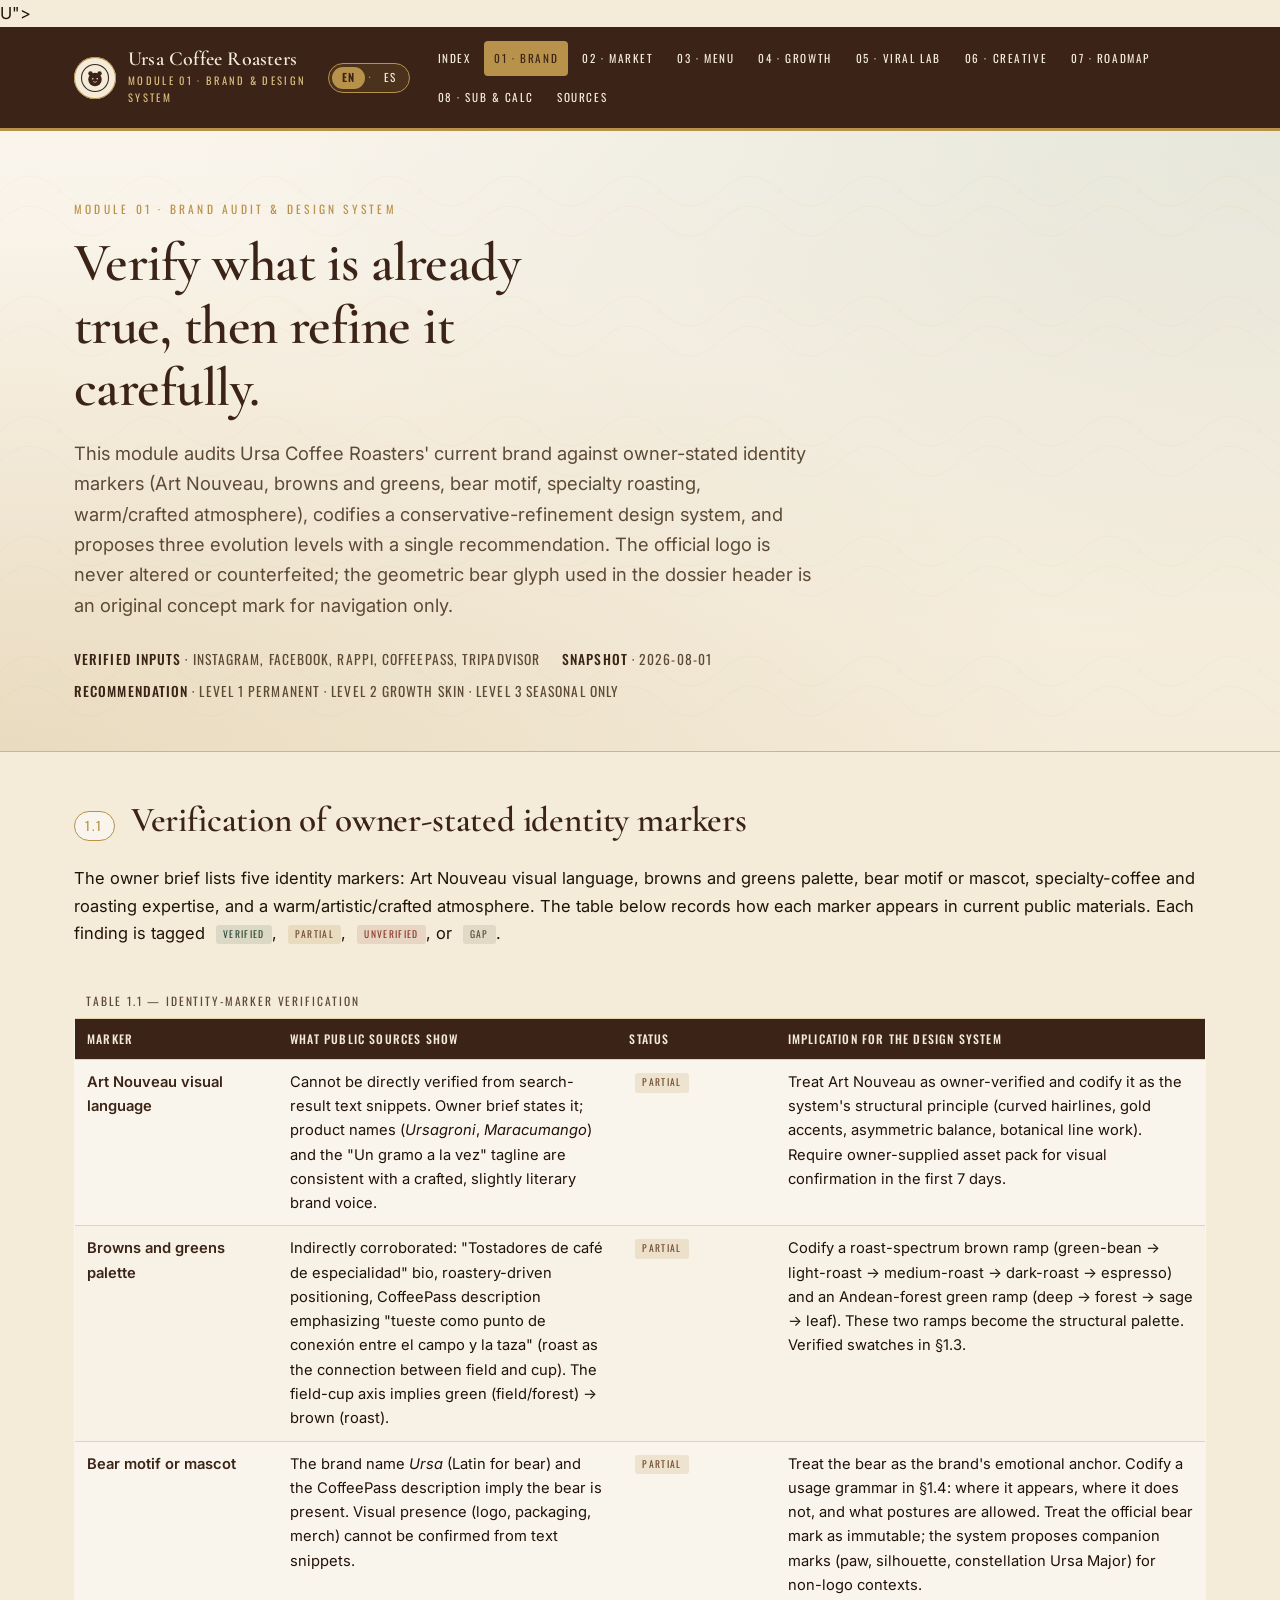
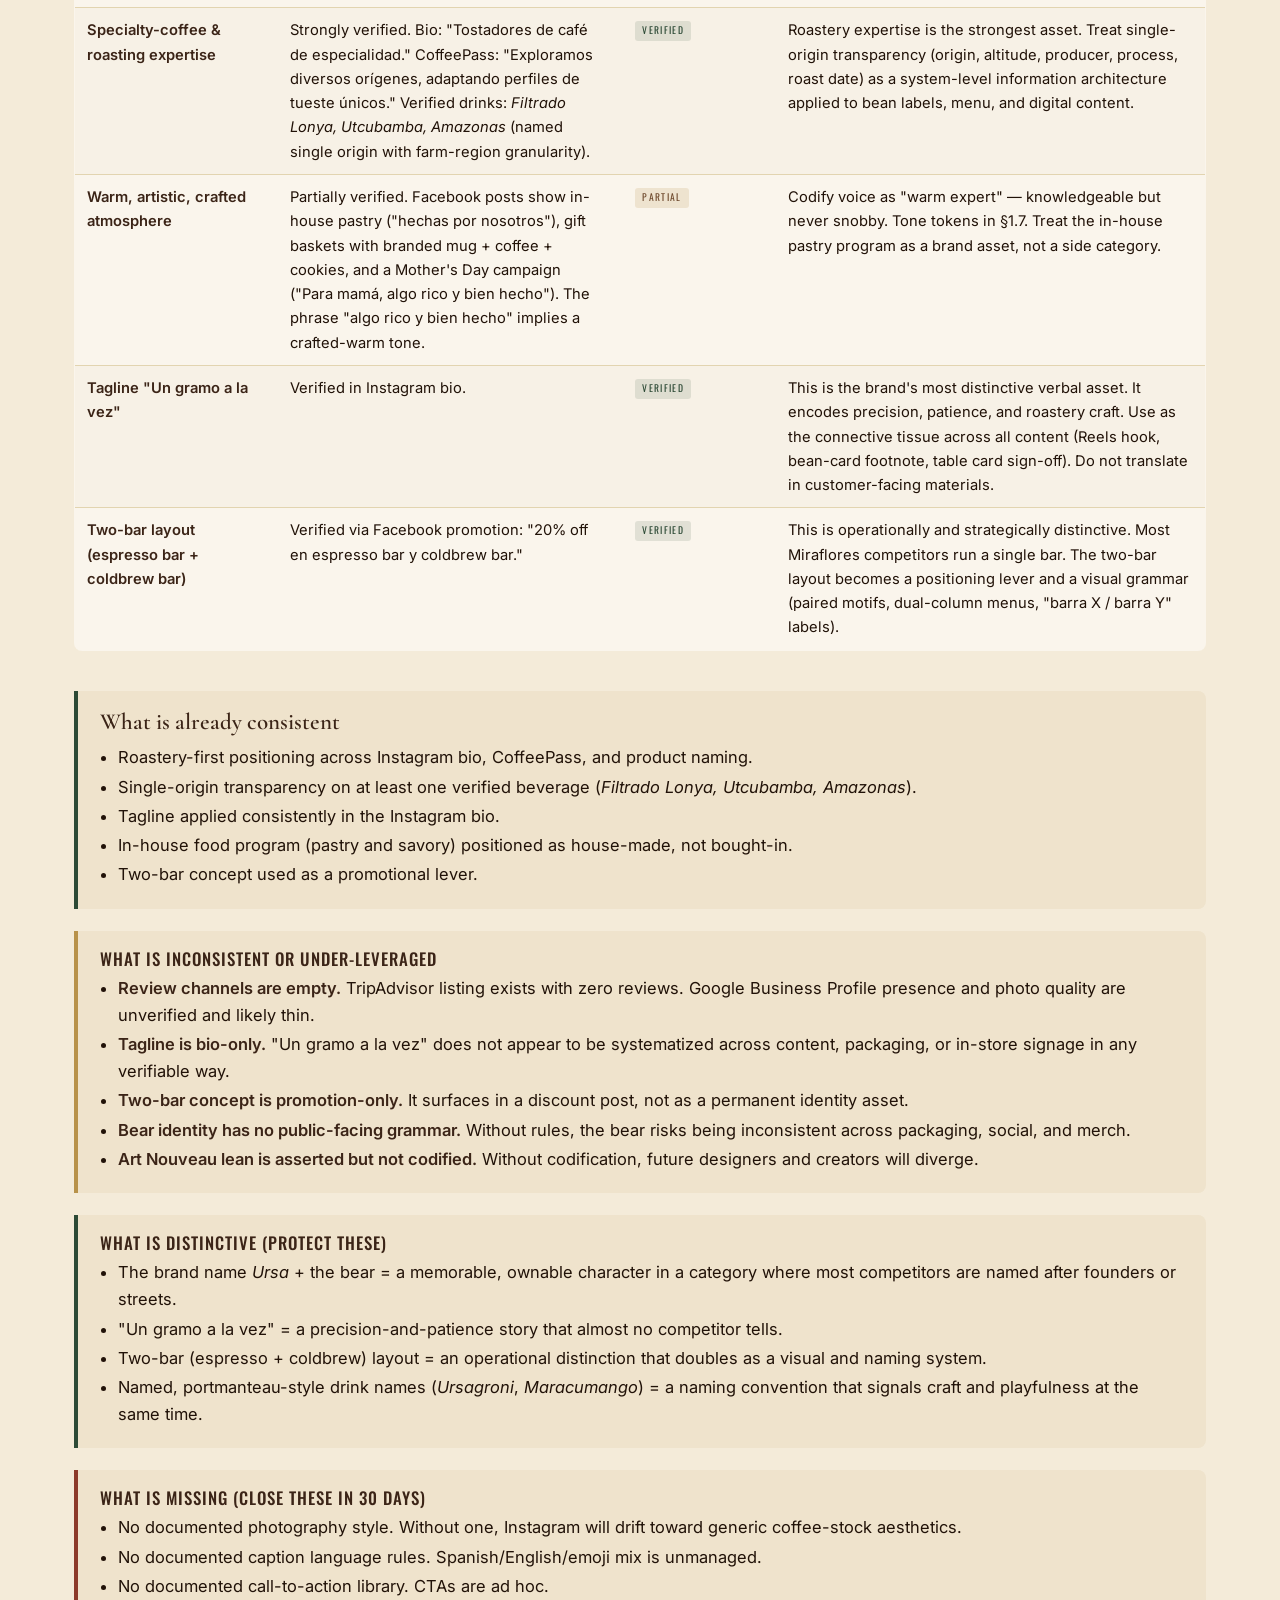
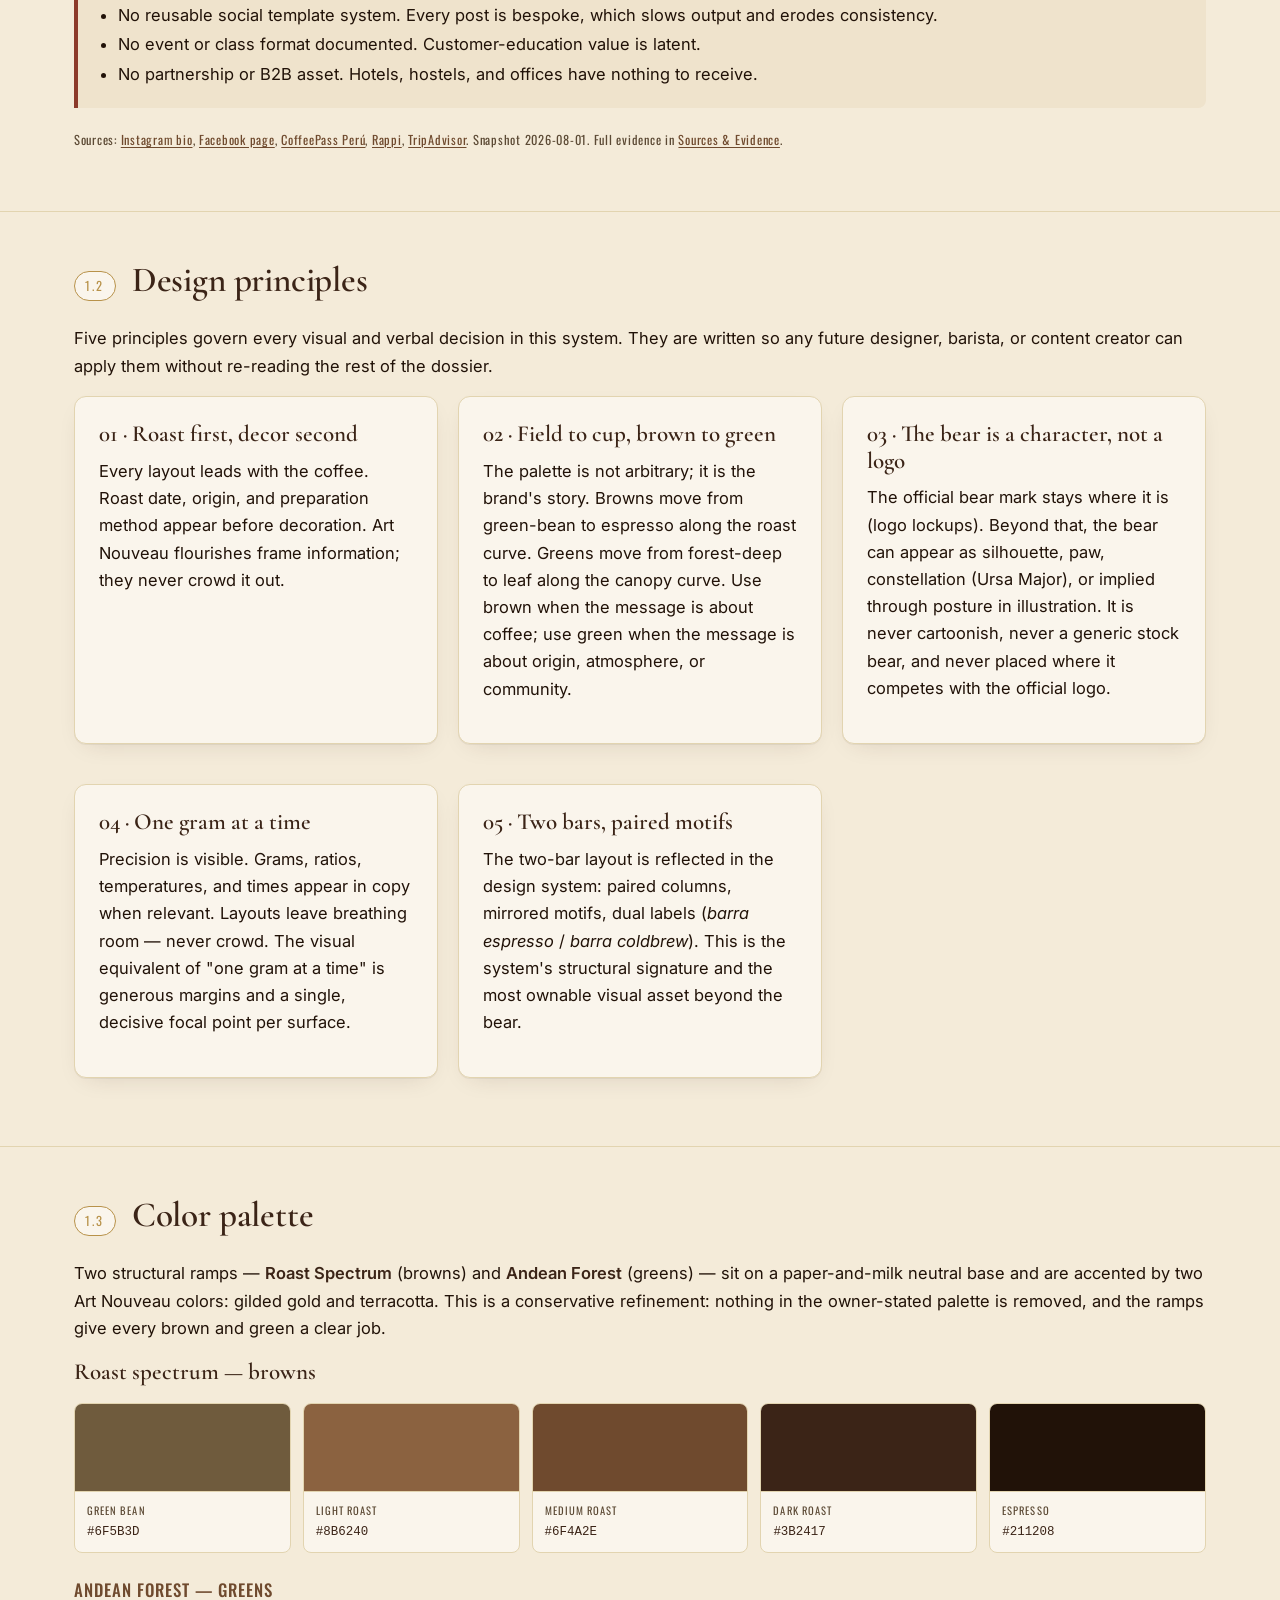
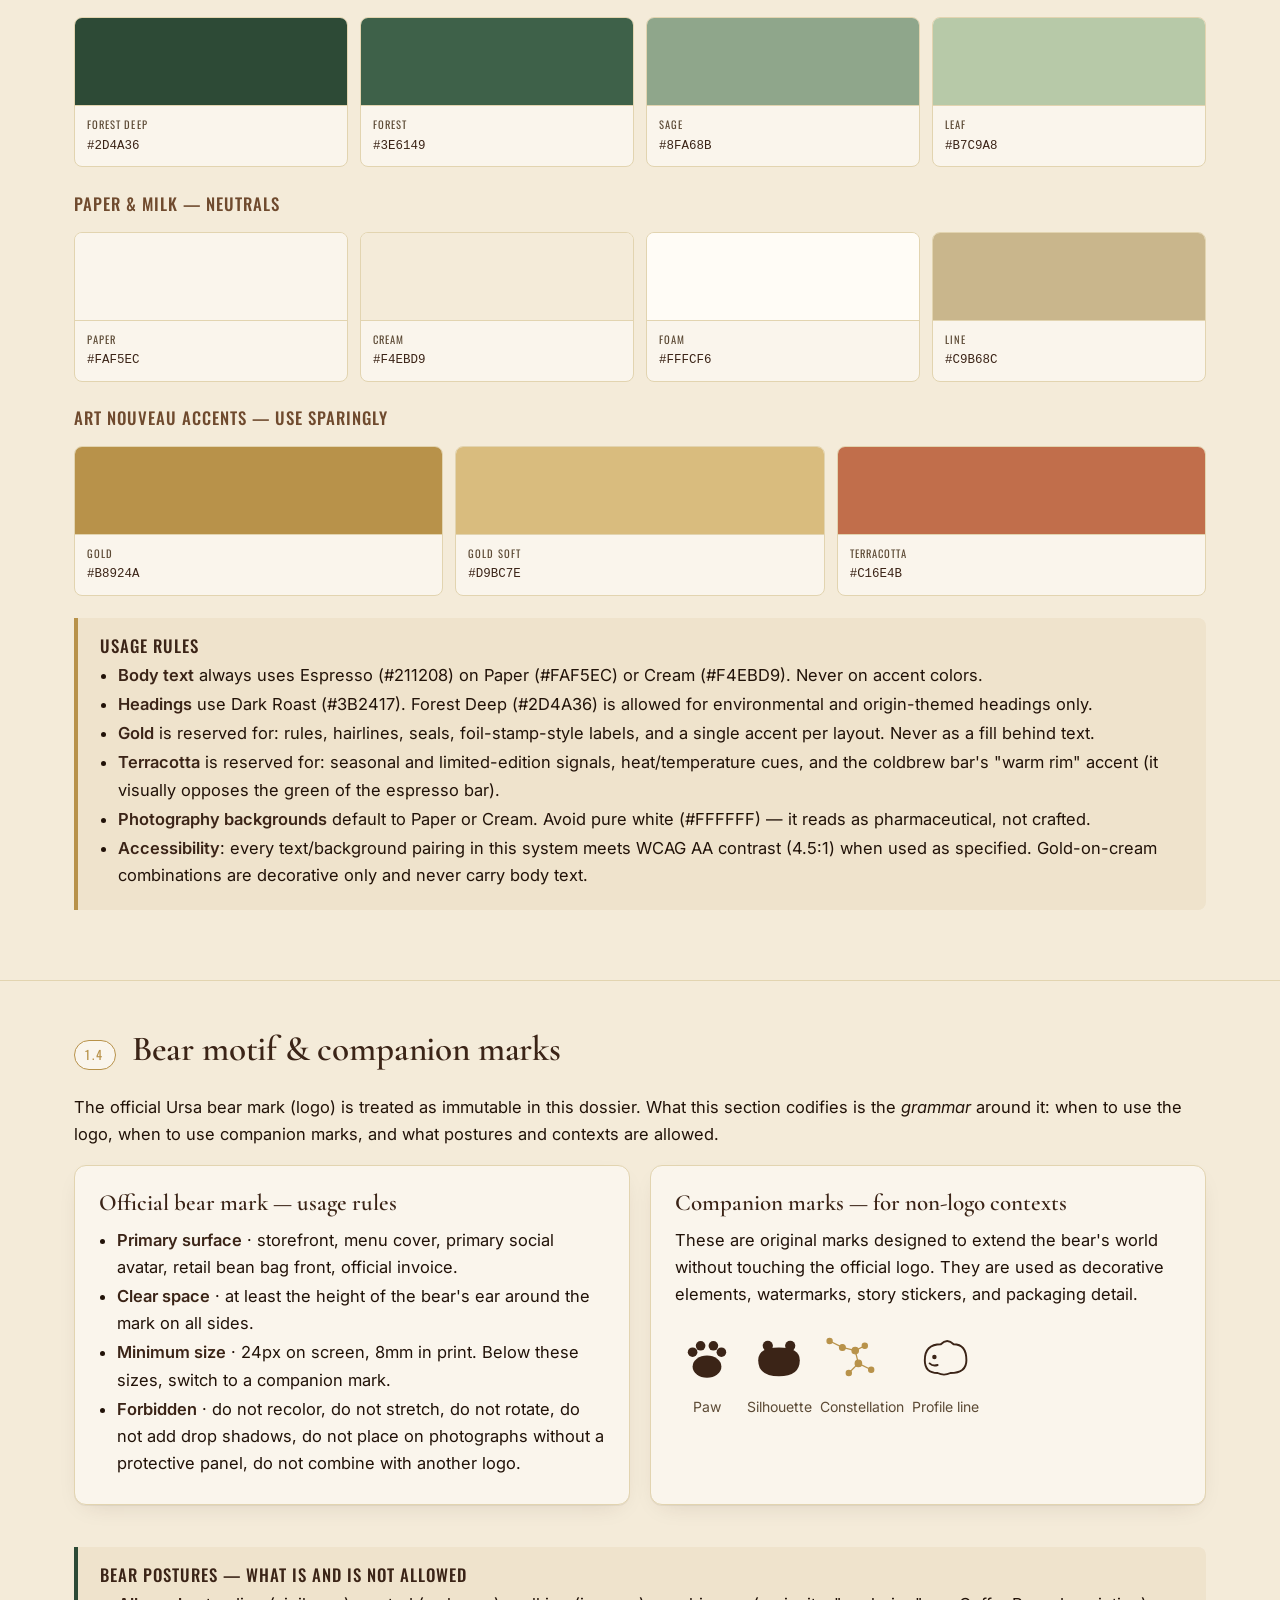
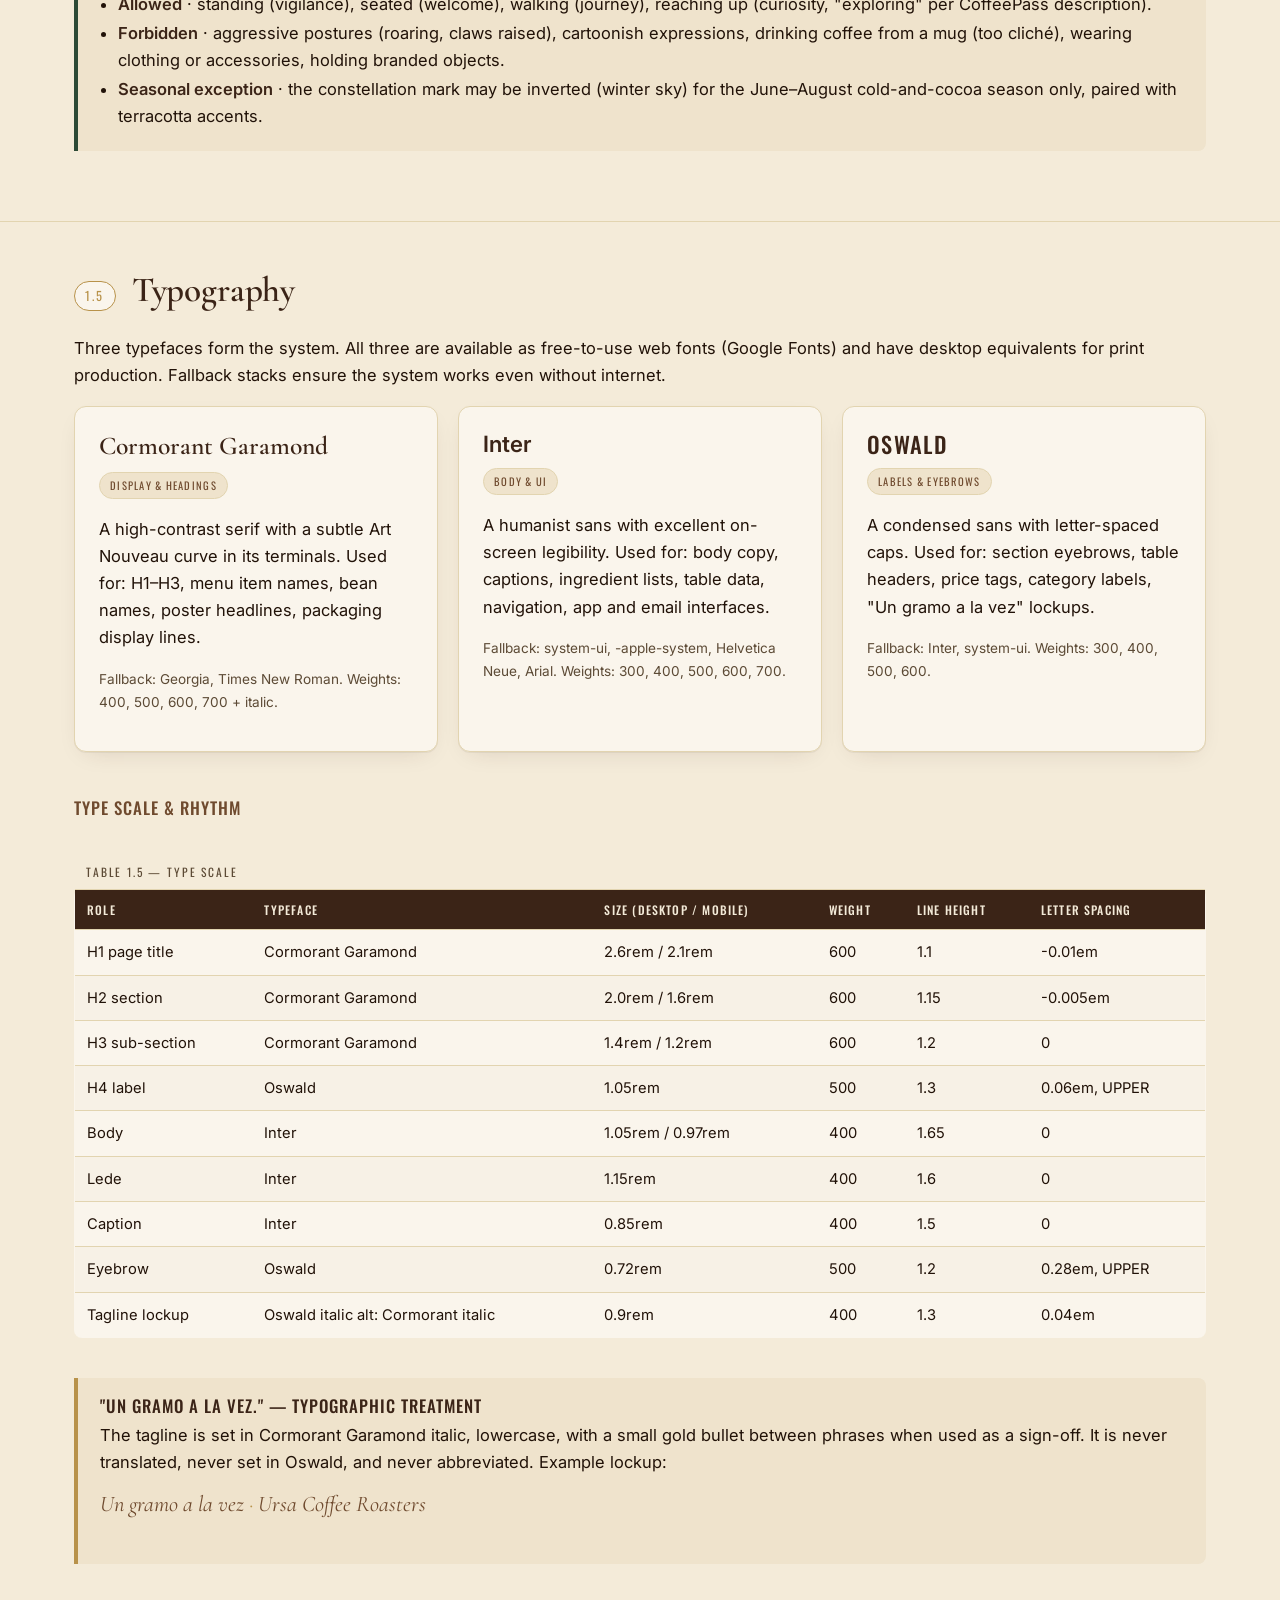
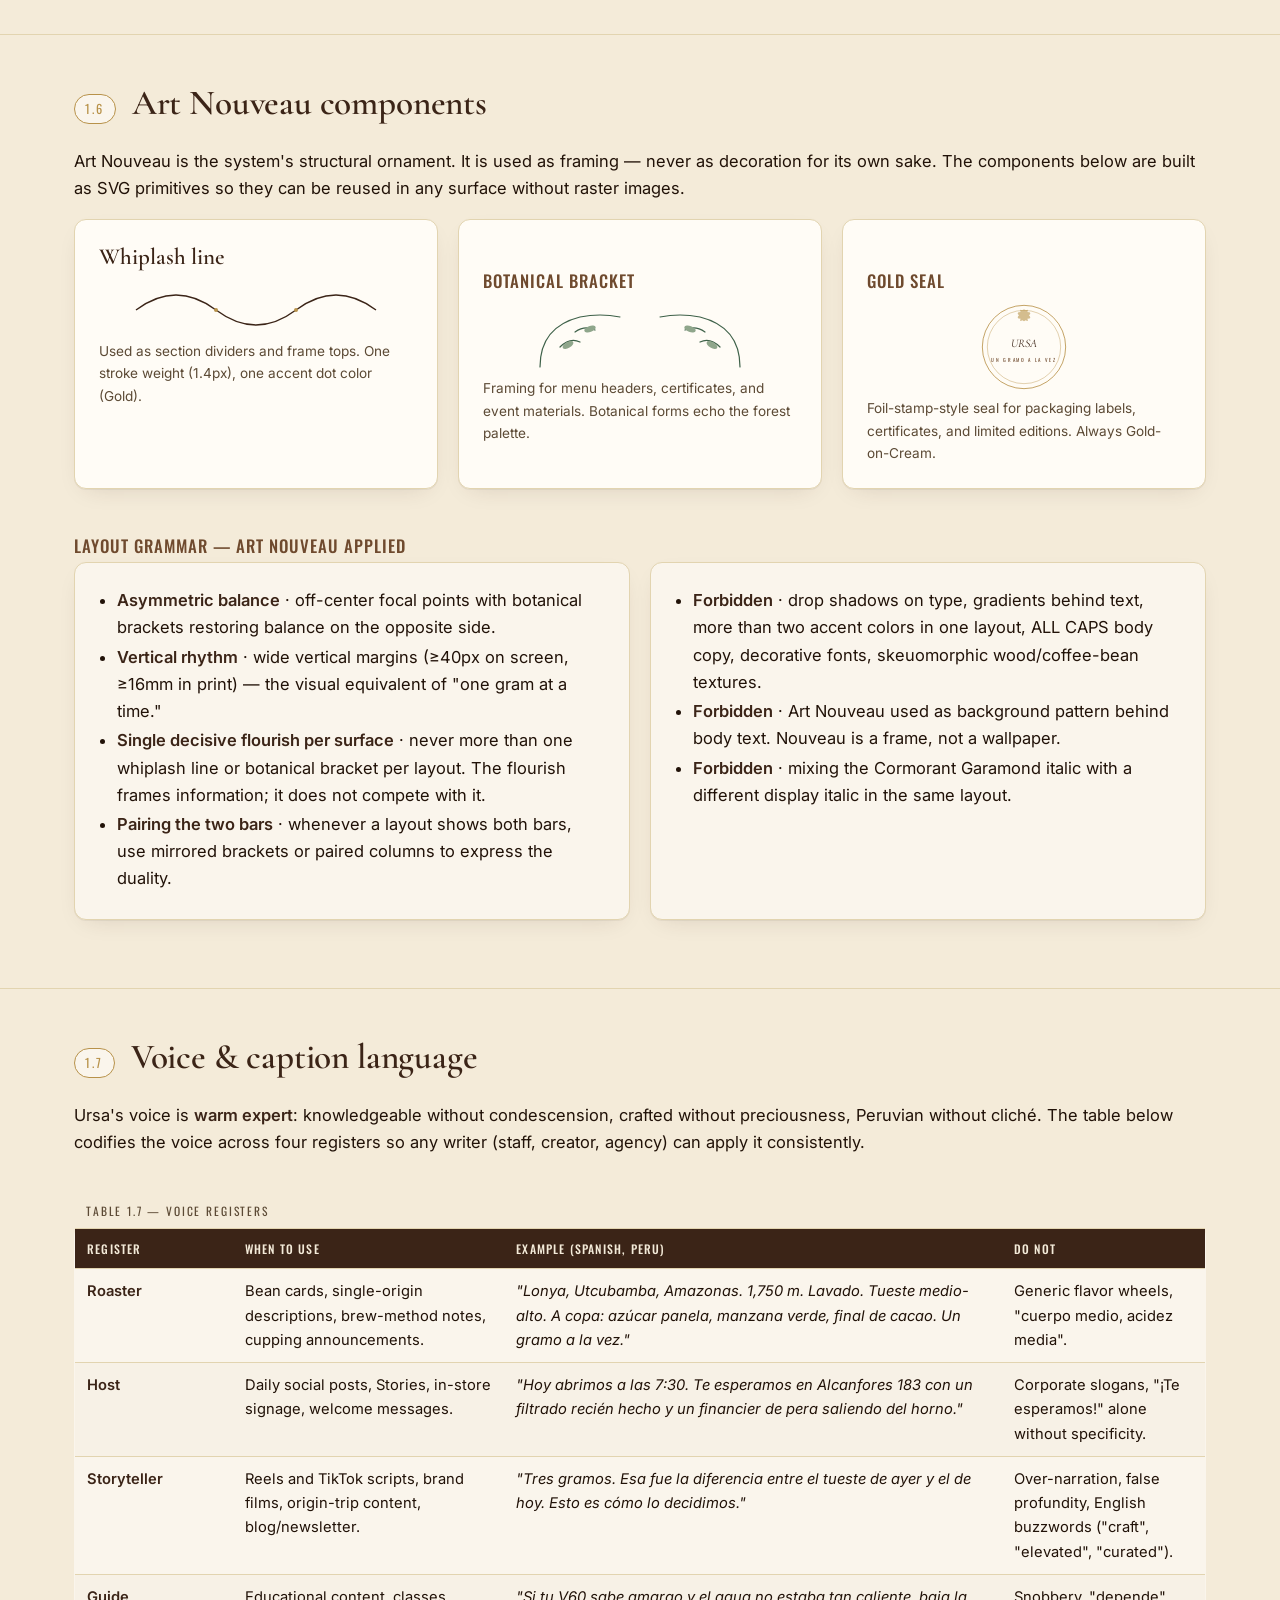
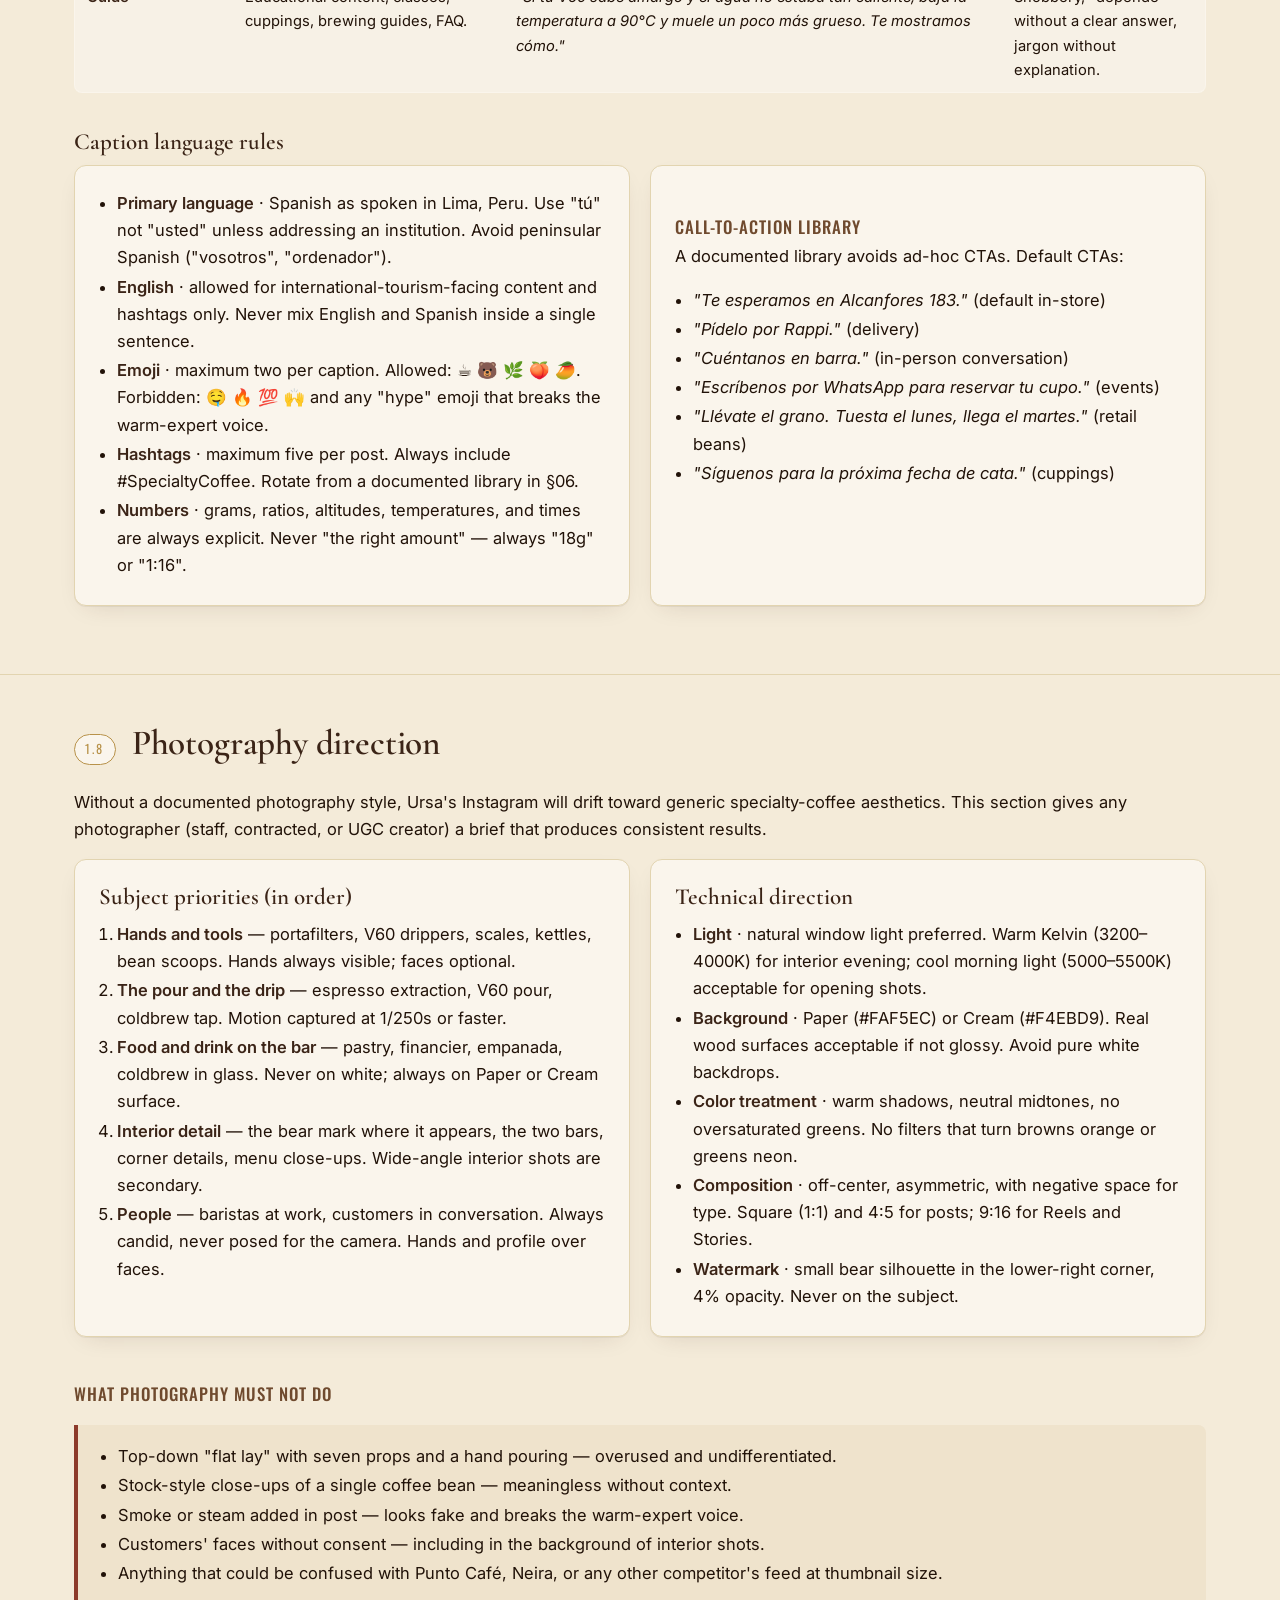
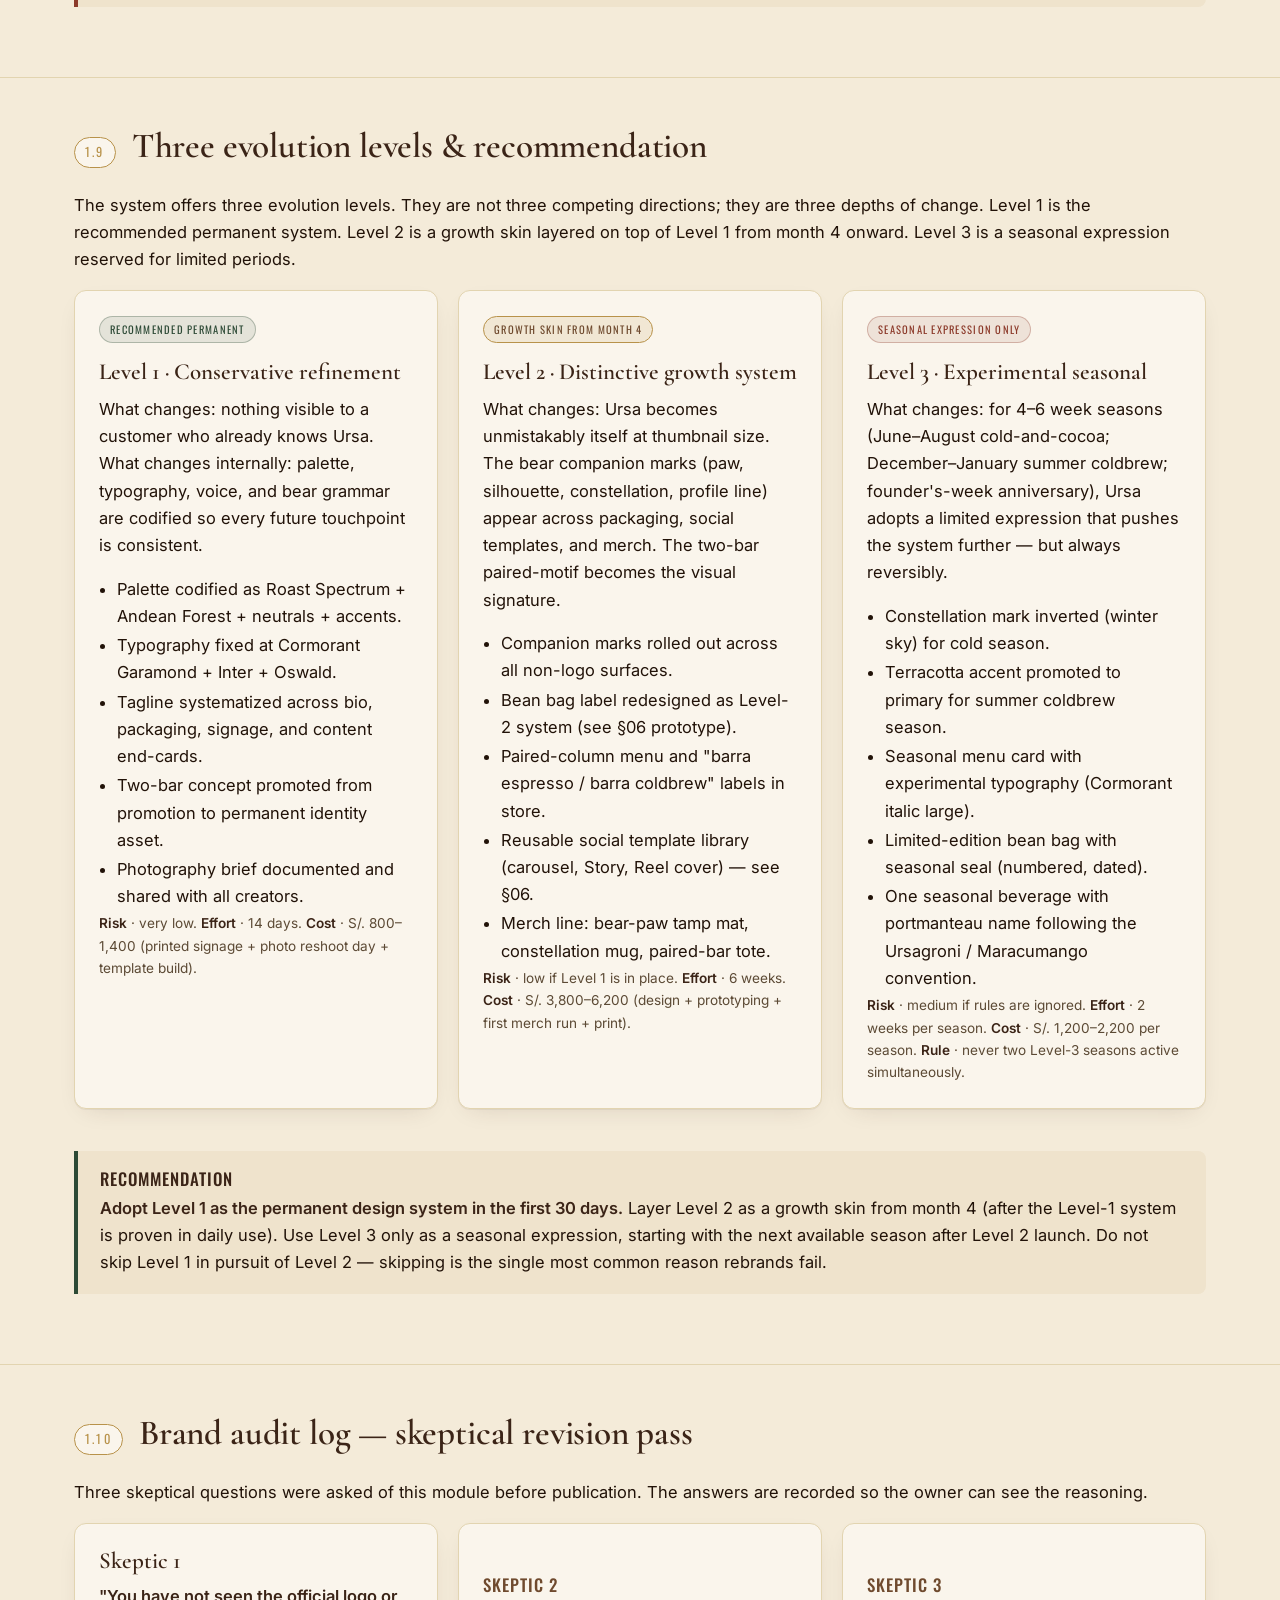
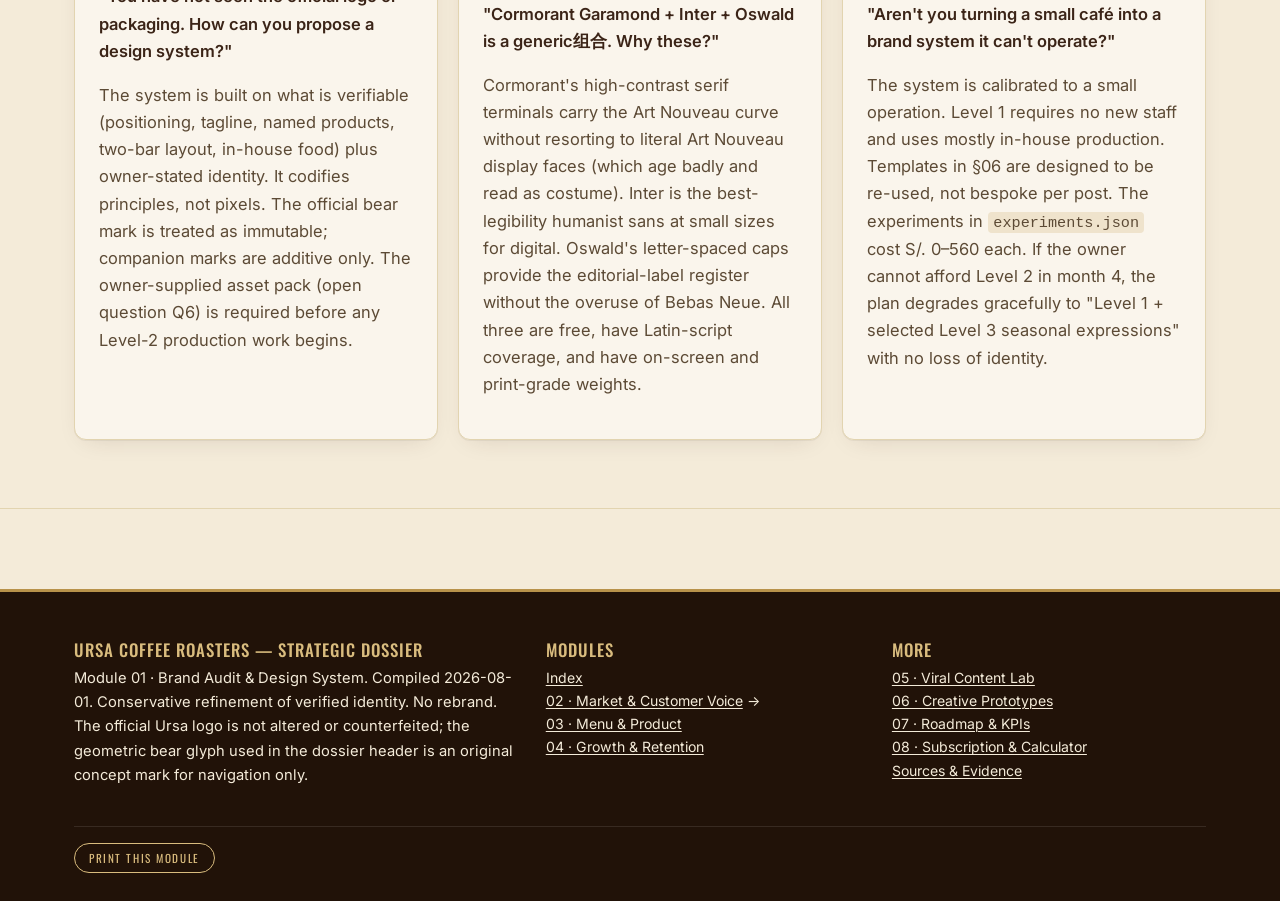
<file: dossier/01-brand-audit-and-design-system.html>
<!DOCTYPE html>
<html lang="en">
<head>
<meta charset="UTF-8">
<meta name="viewport" content="width=device-width, initial-scale=1.0">
<title>01 · Brand Audit &amp; Design System — Ursa Coffee Roasters Dossier</title>
<meta name="description" content="Verification and conservative-refinement design system for Ursa Coffee Roasters. Palette, typography, Art Nouveau components, bear motif rules, photography, voice, and three evolution levels with a recommendation.">
<link rel="stylesheet" href="assets/ursa.css">
<link rel="icon" href="data:image/svg+xml,<svg xmlns='http://www.w3.org/2000/svg' viewBox='0 0 32 32' aria-hidden="true"><circle cx='16' cy='16' r='15' fill='%233B2417'/><circle cx='16' cy='16' r='13' fill='none' stroke='%23B8924A' stroke-width='1'/><text x='16' y='22' font-family='Georgia' font-size='16' fill='%23F4EBD9' text-anchor='middle'>U</text></svg>">
</head>
<body>

<header class="ursa-header">
  <div class="ursa-header__row">
    <a href="index.html" style="display:flex; gap:12px; align-items:center; text-decoration:none;">
      <span class="ursa-mark" aria-hidden="true">
        <svg viewBox="0 0 40 40" role="img" aria-label="Ursa mark">
          <circle cx="20" cy="20" r="18" fill="none" stroke="#3B2417" stroke-width="1.4"/>
          <circle cx="14" cy="14" r="3" fill="#3B2417"/>
          <circle cx="26" cy="14" r="3" fill="#3B2417"/>
          <circle cx="20" cy="22" r="9" fill="#3B2417"/>
          <circle cx="17" cy="21" r="1.1" fill="#F4EBD9"/>
          <circle cx="23" cy="21" r="1.1" fill="#F4EBD9"/>
          <path d="M18 25 Q20 27 22 25" stroke="#F4EBD9" stroke-width="0.9" fill="none" stroke-linecap="round"/>
        </svg>
      </span>
      <span>
        <div class="ursa-header__title">Ursa Coffee Roasters</div>
        <div class="ursa-header__sub">Module 01 · Brand &amp; Design System</div>
      </span>
    </a>
    <div class="ursa-lang-toggle" role="group" aria-label="Language">
      <a href="01-brand-audit-and-design-system.html" class="ursa-lang-toggle__btn" aria-current="true" lang="en">EN</a>
      <span class="ursa-lang-toggle__sep" aria-hidden="true">·</span>
      <a href="01-brand-audit-and-design-system.es.html" class="ursa-lang-toggle__btn" lang="es">ES</a>
    </div>
    <nav class="ursa-header__nav" aria-label="Dossier sections">
      <a href="index.html">Index</a>
      <a href="01-brand-audit-and-design-system.html" aria-current="page">01 · Brand</a>
      <a href="02-market-competitors-and-customer-voice.html">02 · Market</a>
      <a href="03-menu-and-product-development.html">03 · Menu</a>
      <a href="04-marketing-growth-and-retention-plan.html">04 · Growth</a>
      <a href="05-viral-content-laboratory.html">05 · Viral Lab</a>
      <a href="06-creative-campaign-prototypes.html">06 · Creative</a>
      <a href="07-implementation-roadmap-and-kpis.html">07 · Roadmap</a>
      <a href="08-subscription-economics-and-calculator.html">08 · Sub &amp; Calc</a>
      <a href="sources-and-evidence.html">Sources</a>
    </nav>
  </div>
</header>

<main>

<section class="ursa-hero">
  <div class="ursa-wrap">
    <span class="ursa-hero__eyebrow">Module 01 · Brand Audit &amp; Design System</span>
    <h1 class="ursa-hero__title">Verify what is already true, then refine it carefully.</h1>
    <p class="ursa-hero__lede">This module audits Ursa Coffee Roasters' current brand against owner-stated identity markers (Art Nouveau, browns and greens, bear motif, specialty roasting, warm/crafted atmosphere), codifies a conservative-refinement design system, and proposes three evolution levels with a single recommendation. The official logo is never altered or counterfeited; the geometric bear glyph used in the dossier header is an original concept mark for navigation only.</p>
    <div class="ursa-hero__meta">
      <span><b>Verified inputs</b> · Instagram, Facebook, Rappi, CoffeePass, TripAdvisor</span>
      <span><b>Snapshot</b> · 2026-08-01</span>
      <span><b>Recommendation</b> · Level 1 permanent · Level 2 growth skin · Level 3 seasonal only</span>
    </div>
  </div>
</section>

<section class="ursa-section">
  <div class="ursa-wrap">
    <div class="ursa-section__head">
      <span class="ursa-section__num">1.1</span>
      <h2 class="ursa-section__title">Verification of owner-stated identity markers</h2>
    </div>

    <p>The owner brief lists five identity markers: Art Nouveau visual language, browns and greens palette, bear motif or mascot, specialty-coffee and roasting expertise, and a warm/artistic/crafted atmosphere. The table below records how each marker appears in current public materials. Each finding is tagged <span class="ursa-evidence-tag ev-verified">verified</span>, <span class="ursa-evidence-tag ev-partial">partial</span>, <span class="ursa-evidence-tag ev-unverified">unverified</span>, or <span class="ursa-evidence-tag ev-gap">gap</span>.</p>

    <div class="ursa-table-wrap">
    <table class="ursa-table">
      <caption>Table 1.1 — Identity-marker verification</caption>
      <thead>
        <tr><th style="width:18%">Marker</th><th style="width:30%">What public sources show</th><th style="width:14%">Status</th><th>Implication for the design system</th></tr>
      </thead>
      <tbody>
        <tr>
          <td><strong>Art Nouveau visual language</strong></td>
          <td>Cannot be directly verified from search-result text snippets. Owner brief states it; product names (<em>Ursagroni</em>, <em>Maracumango</em>) and the "Un gramo a la vez" tagline are consistent with a crafted, slightly literary brand voice.</td>
          <td><span class="ursa-evidence-tag ev-partial">partial</span></td>
          <td>Treat Art Nouveau as owner-verified and codify it as the system's structural principle (curved hairlines, gold accents, asymmetric balance, botanical line work). Require owner-supplied asset pack for visual confirmation in the first 7 days.</td>
        </tr>
        <tr>
          <td><strong>Browns and greens palette</strong></td>
          <td>Indirectly corroborated: "Tostadores de café de especialidad" bio, roastery-driven positioning, CoffeePass description emphasizing "tueste como punto de conexión entre el campo y la taza" (roast as the connection between field and cup). The field-cup axis implies green (field/forest) → brown (roast).</td>
          <td><span class="ursa-evidence-tag ev-partial">partial</span></td>
          <td>Codify a roast-spectrum brown ramp (green-bean → light-roast → medium-roast → dark-roast → espresso) and an Andean-forest green ramp (deep → forest → sage → leaf). These two ramps become the structural palette. Verified swatches in §1.3.</td>
        </tr>
        <tr>
          <td><strong>Bear motif or mascot</strong></td>
          <td>The brand name <em>Ursa</em> (Latin for bear) and the CoffeePass description imply the bear is present. Visual presence (logo, packaging, merch) cannot be confirmed from text snippets.</td>
          <td><span class="ursa-evidence-tag ev-partial">partial</span></td>
          <td>Treat the bear as the brand's emotional anchor. Codify a usage grammar in §1.4: where it appears, where it does not, and what postures are allowed. Treat the official bear mark as immutable; the system proposes companion marks (paw, silhouette, constellation Ursa Major) for non-logo contexts.</td>
        </tr>
        <tr>
          <td><strong>Specialty-coffee &amp; roasting expertise</strong></td>
          <td>Strongly verified. Bio: "Tostadores de café de especialidad." CoffeePass: "Exploramos diversos orígenes, adaptando perfiles de tueste únicos." Verified drinks: <em>Filtrado Lonya, Utcubamba, Amazonas</em> (named single origin with farm-region granularity).</td>
          <td><span class="ursa-evidence-tag ev-verified">verified</span></td>
          <td>Roastery expertise is the strongest asset. Treat single-origin transparency (origin, altitude, producer, process, roast date) as a system-level information architecture applied to bean labels, menu, and digital content.</td>
        </tr>
        <tr>
          <td><strong>Warm, artistic, crafted atmosphere</strong></td>
          <td>Partially verified. Facebook posts show in-house pastry ("hechas por nosotros"), gift baskets with branded mug + coffee + cookies, and a Mother's Day campaign ("Para mamá, algo rico y bien hecho"). The phrase "algo rico y bien hecho" implies a crafted-warm tone.</td>
          <td><span class="ursa-evidence-tag ev-partial">partial</span></td>
          <td>Codify voice as "warm expert" — knowledgeable but never snobby. Tone tokens in §1.7. Treat the in-house pastry program as a brand asset, not a side category.</td>
        </tr>
        <tr>
          <td><strong>Tagline "Un gramo a la vez"</strong></td>
          <td>Verified in Instagram bio.</td>
          <td><span class="ursa-evidence-tag ev-verified">verified</span></td>
          <td>This is the brand's most distinctive verbal asset. It encodes precision, patience, and roastery craft. Use as the connective tissue across all content (Reels hook, bean-card footnote, table card sign-off). Do not translate in customer-facing materials.</td>
        </tr>
        <tr>
          <td><strong>Two-bar layout (espresso bar + coldbrew bar)</strong></td>
          <td>Verified via Facebook promotion: "20% off en espresso bar y coldbrew bar."</td>
          <td><span class="ursa-evidence-tag ev-verified">verified</span></td>
          <td>This is operationally and strategically distinctive. Most Miraflores competitors run a single bar. The two-bar layout becomes a positioning lever and a visual grammar (paired motifs, dual-column menus, "barra X / barra Y" labels).</td>
        </tr>
      </tbody>
    </table>
    </div>

    <div class="ursa-callout ursa-callout--ok">
      <h3>What is already consistent</h3>
      <ul class="list-tight" style="margin:0">
        <li>Roastery-first positioning across Instagram bio, CoffeePass, and product naming.</li>
        <li>Single-origin transparency on at least one verified beverage (<em>Filtrado Lonya, Utcubamba, Amazonas</em>).</li>
        <li>Tagline applied consistently in the Instagram bio.</li>
        <li>In-house food program (pastry and savory) positioned as house-made, not bought-in.</li>
        <li>Two-bar concept used as a promotional lever.</li>
      </ul>
    </div>

    <div class="ursa-callout ursa-callout--warn">
      <h4>What is inconsistent or under-leveraged</h4>
      <ul class="list-tight" style="margin:0">
        <li><strong>Review channels are empty.</strong> TripAdvisor listing exists with zero reviews. Google Business Profile presence and photo quality are unverified and likely thin.</li>
        <li><strong>Tagline is bio-only.</strong> "Un gramo a la vez" does not appear to be systematized across content, packaging, or in-store signage in any verifiable way.</li>
        <li><strong>Two-bar concept is promotion-only.</strong> It surfaces in a discount post, not as a permanent identity asset.</li>
        <li><strong>Bear identity has no public-facing grammar.</strong> Without rules, the bear risks being inconsistent across packaging, social, and merch.</li>
        <li><strong>Art Nouveau lean is asserted but not codified.</strong> Without codification, future designers and creators will diverge.</li>
      </ul>
    </div>

    <div class="ursa-callout ursa-callout--forest">
      <h4>What is distinctive (protect these)</h4>
      <ul class="list-tight" style="margin:0">
        <li>The brand name <em>Ursa</em> + the bear = a memorable, ownable character in a category where most competitors are named after founders or streets.</li>
        <li>"Un gramo a la vez" = a precision-and-patience story that almost no competitor tells.</li>
        <li>Two-bar (espresso + coldbrew) layout = an operational distinction that doubles as a visual and naming system.</li>
        <li>Named, portmanteau-style drink names (<em>Ursagroni</em>, <em>Maracumango</em>) = a naming convention that signals craft and playfulness at the same time.</li>
      </ul>
    </div>

    <div class="ursa-callout ursa-callout--stop">
      <h4>What is missing (close these in 30 days)</h4>
      <ul class="list-tight" style="margin:0">
        <li>No documented photography style. Without one, Instagram will drift toward generic coffee-stock aesthetics.</li>
        <li>No documented caption language rules. Spanish/English/emoji mix is unmanaged.</li>
        <li>No documented call-to-action library. CTAs are ad hoc.</li>
        <li>No reusable social template system. Every post is bespoke, which slows output and erodes consistency.</li>
        <li>No event or class format documented. Customer-education value is latent.</li>
        <li>No partnership or B2B asset. Hotels, hostels, and offices have nothing to receive.</li>
      </ul>
    </div>

    <p class="ursa-cite">Sources: <a href="https://www.instagram.com/ursacoffeeperu/">Instagram bio</a>, <a href="https://www.facebook.com/UrsaCoffeePeru">Facebook page</a>, <a href="https://coffeepass.pe/marcas/ursa-coffee-roasters">CoffeePass Perú</a>, <a href="https://www.rappi.com.pe/restaurantes/77182-ursa-coffee-roasters">Rappi</a>, <a href="https://www.tripadvisor.com.pe/Restaurant_Review-g294316-d32878304-Reviews-Ursa_Coffee_Roasters-Lima_Lima_Region.html">TripAdvisor</a>. Snapshot 2026-08-01. Full evidence in <a href="sources-and-evidence.html">Sources &amp; Evidence</a>.</p>
  </div>
</section>

<section class="ursa-section">
  <div class="ursa-wrap">
    <div class="ursa-section__head">
      <span class="ursa-section__num">1.2</span>
      <h2 class="ursa-section__title">Design principles</h2>
    </div>

    <p>Five principles govern every visual and verbal decision in this system. They are written so any future designer, barista, or content creator can apply them without re-reading the rest of the dossier.</p>

    <div class="ursa-grid ursa-grid--3">
      <div class="ursa-card">
        <h3 class="ursa-card__title">01 · Roast first, decor second</h3>
        <p>Every layout leads with the coffee. Roast date, origin, and preparation method appear before decoration. Art Nouveau flourishes frame information; they never crowd it out.</p>
      </div>
      <div class="ursa-card">
        <h3 class="ursa-card__title">02 · Field to cup, brown to green</h3>
        <p>The palette is not arbitrary; it is the brand's story. Browns move from green-bean to espresso along the roast curve. Greens move from forest-deep to leaf along the canopy curve. Use brown when the message is about coffee; use green when the message is about origin, atmosphere, or community.</p>
      </div>
      <div class="ursa-card">
        <h3 class="ursa-card__title">03 · The bear is a character, not a logo</h3>
        <p>The official bear mark stays where it is (logo lockups). Beyond that, the bear can appear as silhouette, paw, constellation (Ursa Major), or implied through posture in illustration. It is never cartoonish, never a generic stock bear, and never placed where it competes with the official logo.</p>
      </div>
      <div class="ursa-card">
        <h3 class="ursa-card__title">04 · One gram at a time</h3>
        <p>Precision is visible. Grams, ratios, temperatures, and times appear in copy when relevant. Layouts leave breathing room — never crowd. The visual equivalent of "one gram at a time" is generous margins and a single, decisive focal point per surface.</p>
      </div>
      <div class="ursa-card">
        <h3 class="ursa-card__title">05 · Two bars, paired motifs</h3>
        <p>The two-bar layout is reflected in the design system: paired columns, mirrored motifs, dual labels (<em>barra espresso</em> / <em>barra coldbrew</em>). This is the system's structural signature and the most ownable visual asset beyond the bear.</p>
      </div>
    </div>
  </div>
</section>

<section class="ursa-section">
  <div class="ursa-wrap">
    <div class="ursa-section__head">
      <span class="ursa-section__num">1.3</span>
      <h2 class="ursa-section__title">Color palette</h2>
    </div>

    <p>Two structural ramps — <strong>Roast Spectrum</strong> (browns) and <strong>Andean Forest</strong> (greens) — sit on a paper-and-milk neutral base and are accented by two Art Nouveau colors: gilded gold and terracotta. This is a conservative refinement: nothing in the owner-stated palette is removed, and the ramps give every brown and green a clear job.</p>

    <h3>Roast spectrum — browns</h3>
    <div class="ursa-swatches">
      <div class="ursa-swatch"><div class="ursa-swatch__chip" style="background:#6F5B3D"></div><div class="ursa-swatch__meta"><div class="ursa-swatch__name">Green Bean</div><div class="ursa-swatch__hex">#6F5B3D</div></div></div>
      <div class="ursa-swatch"><div class="ursa-swatch__chip" style="background:#8B6240"></div><div class="ursa-swatch__meta"><div class="ursa-swatch__name">Light Roast</div><div class="ursa-swatch__hex">#8B6240</div></div></div>
      <div class="ursa-swatch"><div class="ursa-swatch__chip" style="background:#6F4A2E"></div><div class="ursa-swatch__meta"><div class="ursa-swatch__name">Medium Roast</div><div class="ursa-swatch__hex">#6F4A2E</div></div></div>
      <div class="ursa-swatch"><div class="ursa-swatch__chip" style="background:#3B2417"></div><div class="ursa-swatch__meta"><div class="ursa-swatch__name">Dark Roast</div><div class="ursa-swatch__hex">#3B2417</div></div></div>
      <div class="ursa-swatch"><div class="ursa-swatch__chip" style="background:#211208"></div><div class="ursa-swatch__meta"><div class="ursa-swatch__name">Espresso</div><div class="ursa-swatch__hex">#211208</div></div></div>
    </div>

    <h4>Andean forest — greens</h4>
    <div class="ursa-swatches">
      <div class="ursa-swatch"><div class="ursa-swatch__chip" style="background:#2D4A36"></div><div class="ursa-swatch__meta"><div class="ursa-swatch__name">Forest Deep</div><div class="ursa-swatch__hex">#2D4A36</div></div></div>
      <div class="ursa-swatch"><div class="ursa-swatch__chip" style="background:#3E6149"></div><div class="ursa-swatch__meta"><div class="ursa-swatch__name">Forest</div><div class="ursa-swatch__hex">#3E6149</div></div></div>
      <div class="ursa-swatch"><div class="ursa-swatch__chip" style="background:#8FA68B"></div><div class="ursa-swatch__meta"><div class="ursa-swatch__name">Sage</div><div class="ursa-swatch__hex">#8FA68B</div></div></div>
      <div class="ursa-swatch"><div class="ursa-swatch__chip" style="background:#B7C9A8"></div><div class="ursa-swatch__meta"><div class="ursa-swatch__name">Leaf</div><div class="ursa-swatch__hex">#B7C9A8</div></div></div>
    </div>

    <h4>Paper &amp; milk — neutrals</h4>
    <div class="ursa-swatches">
      <div class="ursa-swatch"><div class="ursa-swatch__chip" style="background:#FAF5EC"></div><div class="ursa-swatch__meta"><div class="ursa-swatch__name">Paper</div><div class="ursa-swatch__hex">#FAF5EC</div></div></div>
      <div class="ursa-swatch"><div class="ursa-swatch__chip" style="background:#F4EBD9"></div><div class="ursa-swatch__meta"><div class="ursa-swatch__name">Cream</div><div class="ursa-swatch__hex">#F4EBD9</div></div></div>
      <div class="ursa-swatch"><div class="ursa-swatch__chip" style="background:#FFFCF6"></div><div class="ursa-swatch__meta"><div class="ursa-swatch__name">Foam</div><div class="ursa-swatch__hex">#FFFCF6</div></div></div>
      <div class="ursa-swatch"><div class="ursa-swatch__chip" style="background:#C9B68C"></div><div class="ursa-swatch__meta"><div class="ursa-swatch__name">Line</div><div class="ursa-swatch__hex">#C9B68C</div></div></div>
    </div>

    <h4>Art Nouveau accents — use sparingly</h4>
    <div class="ursa-swatches">
      <div class="ursa-swatch"><div class="ursa-swatch__chip" style="background:#B8924A"></div><div class="ursa-swatch__meta"><div class="ursa-swatch__name">Gold</div><div class="ursa-swatch__hex">#B8924A</div></div></div>
      <div class="ursa-swatch"><div class="ursa-swatch__chip" style="background:#D9BC7E"></div><div class="ursa-swatch__meta"><div class="ursa-swatch__name">Gold Soft</div><div class="ursa-swatch__hex">#D9BC7E</div></div></div>
      <div class="ursa-swatch"><div class="ursa-swatch__chip" style="background:#C16E4B"></div><div class="ursa-swatch__meta"><div class="ursa-swatch__name">Terracotta</div><div class="ursa-swatch__hex">#C16E4B</div></div></div>
    </div>

    <div class="ursa-callout">
      <h4>Usage rules</h4>
      <ul class="list-tight" style="margin:0">
        <li><strong>Body text</strong> always uses Espresso (#211208) on Paper (#FAF5EC) or Cream (#F4EBD9). Never on accent colors.</li>
        <li><strong>Headings</strong> use Dark Roast (#3B2417). Forest Deep (#2D4A36) is allowed for environmental and origin-themed headings only.</li>
        <li><strong>Gold</strong> is reserved for: rules, hairlines, seals, foil-stamp-style labels, and a single accent per layout. Never as a fill behind text.</li>
        <li><strong>Terracotta</strong> is reserved for: seasonal and limited-edition signals, heat/temperature cues, and the coldbrew bar's "warm rim" accent (it visually opposes the green of the espresso bar).</li>
        <li><strong>Photography backgrounds</strong> default to Paper or Cream. Avoid pure white (#FFFFFF) — it reads as pharmaceutical, not crafted.</li>
        <li><strong>Accessibility</strong>: every text/background pairing in this system meets WCAG AA contrast (4.5:1) when used as specified. Gold-on-cream combinations are decorative only and never carry body text.</li>
      </ul>
    </div>
  </div>
</section>

<section class="ursa-section">
  <div class="ursa-wrap">
    <div class="ursa-section__head">
      <span class="ursa-section__num">1.4</span>
      <h2 class="ursa-section__title">Bear motif &amp; companion marks</h2>
    </div>

    <p>The official Ursa bear mark (logo) is treated as immutable in this dossier. What this section codifies is the <em>grammar</em> around it: when to use the logo, when to use companion marks, and what postures and contexts are allowed.</p>

    <div class="ursa-grid ursa-grid--2">
      <div class="ursa-card">
        <h3 class="ursa-card__title">Official bear mark — usage rules</h3>
        <ul class="list-tight">
          <li><strong>Primary surface</strong> · storefront, menu cover, primary social avatar, retail bean bag front, official invoice.</li>
          <li><strong>Clear space</strong> · at least the height of the bear's ear around the mark on all sides.</li>
          <li><strong>Minimum size</strong> · 24px on screen, 8mm in print. Below these sizes, switch to a companion mark.</li>
          <li><strong>Forbidden</strong> · do not recolor, do not stretch, do not rotate, do not add drop shadows, do not place on photographs without a protective panel, do not combine with another logo.</li>
        </ul>
      </div>
      <div class="ursa-card">
        <h3 class="ursa-card__title">Companion marks — for non-logo contexts</h3>
        <p style="margin-top:0">These are original marks designed to extend the bear's world without touching the official logo. They are used as decorative elements, watermarks, story stickers, and packaging detail.</p>
        <div class="flex gap-sm" style="align-items:flex-start; margin-top:14px">
          <span style="text-align:center">
            <svg width="64" height="64" viewBox="0 0 40 40" aria-label="Bear paw">
              <g fill="#3B2417">
                <ellipse cx="20" cy="26" rx="9" ry="7"/>
                <circle cx="11" cy="17" r="3"/>
                <circle cx="16" cy="13" r="3"/>
                <circle cx="24" cy="13" r="3"/>
                <circle cx="29" cy="17" r="3"/>
              </g>
            </svg>
            <small class="muted" style="display:block; margin-top:6px">Paw</small>
          </span>
          <span style="text-align:center">
            <svg width="64" height="64" viewBox="0 0 40 40" aria-label="Bear silhouette">
              <g fill="#3B2417">
                <circle cx="13" cy="13" r="3.2"/>
                <circle cx="27" cy="13" r="3.2"/>
                <path d="M7 22 Q7 14 20 14 Q33 14 33 22 Q33 32 20 32 Q7 32 7 22 Z"/>
              </g>
            </svg>
            <small class="muted" style="display:block; margin-top:6px">Silhouette</small>
          </span>
          <span style="text-align:center">
            <svg width="64" height="64" viewBox="0 0 40 40" aria-label="Ursa Major constellation">
              <g stroke="#B8924A" stroke-width="0.8" fill="#B8924A">
                <line x1="6" y1="10" x2="14" y2="14"/>
                <line x1="14" y1="14" x2="22" y2="16"/>
                <line x1="22" y1="16" x2="28" y2="13"/>
                <line x1="22" y1="16" x2="24" y2="24"/>
                <line x1="24" y1="24" x2="32" y2="28"/>
                <line x1="24" y1="24" x2="18" y2="30"/>
                <circle cx="6" cy="10" r="1.6"/>
                <circle cx="14" cy="14" r="1.8"/>
                <circle cx="22" cy="16" r="2"/>
                <circle cx="28" cy="13" r="1.6"/>
                <circle cx="24" cy="24" r="2"/>
                <circle cx="32" cy="28" r="1.6"/>
                <circle cx="18" cy="30" r="1.6"/>
              </g>
            </svg>
            <small class="muted" style="display:block; margin-top:6px">Constellation</small>
          </span>
          <span style="text-align:center">
            <svg width="64" height="64" viewBox="0 0 40 40" aria-label="Bear profile line">
              <g fill="none" stroke="#3B2417" stroke-width="1.2" stroke-linecap="round" stroke-linejoin="round">
                <path d="M8 22 Q8 12 18 12 Q22 8 26 12 Q34 12 34 22 Q34 30 24 30 Q20 32 16 30 Q8 30 8 22 Z"/>
                <circle cx="14" cy="20" r="0.8" fill="#3B2417"/>
                <path d="M11 24 Q13 26 16 25"/>
              </g>
            </svg>
            <small class="muted" style="display:block; margin-top:6px">Profile line</small>
          </span>
        </div>
      </div>
    </div>

    <div class="ursa-callout ursa-callout--forest">
      <h4>Bear postures — what is and is not allowed</h4>
      <ul class="list-tight" style="margin:0">
        <li><strong>Allowed</strong> · standing (vigilance), seated (welcome), walking (journey), reaching up (curiosity, "exploring" per CoffeePass description).</li>
        <li><strong>Forbidden</strong> · aggressive postures (roaring, claws raised), cartoonish expressions, drinking coffee from a mug (too cliché), wearing clothing or accessories, holding branded objects.</li>
        <li><strong>Seasonal exception</strong> · the constellation mark may be inverted (winter sky) for the June–August cold-and-cocoa season only, paired with terracotta accents.</li>
      </ul>
    </div>
  </div>
</section>

<section class="ursa-section">
  <div class="ursa-wrap">
    <div class="ursa-section__head">
      <span class="ursa-section__num">1.5</span>
      <h2 class="ursa-section__title">Typography</h2>
    </div>

    <p>Three typefaces form the system. All three are available as free-to-use web fonts (Google Fonts) and have desktop equivalents for print production. Fallback stacks ensure the system works even without internet.</p>

    <div class="ursa-grid ursa-grid--3">
      <div class="ursa-card">
        <h3 class="ursa-card__title" style="font-family:'Cormorant Garamond', Georgia, serif; font-size:1.6rem">Cormorant Garamond</h3>
        <p><span class="ursa-pill">Display &amp; headings</span></p>
        <p>A high-contrast serif with a subtle Art Nouveau curve in its terminals. Used for: H1–H3, menu item names, bean names, poster headlines, packaging display lines.</p>
        <p class="small muted">Fallback: Georgia, Times New Roman. Weights: 400, 500, 600, 700 + italic.</p>
      </div>
      <div class="ursa-card">
        <h3 class="ursa-card__title" style="font-family:'Inter', system-ui, sans-serif; font-size:1.4rem; font-weight:600">Inter</h3>
        <p><span class="ursa-pill">Body &amp; UI</span></p>
        <p>A humanist sans with excellent on-screen legibility. Used for: body copy, captions, ingredient lists, table data, navigation, app and email interfaces.</p>
        <p class="small muted">Fallback: system-ui, -apple-system, Helvetica Neue, Arial. Weights: 300, 400, 500, 600, 700.</p>
      </div>
      <div class="ursa-card">
        <h3 class="ursa-card__title" style="font-family:'Oswald', sans-serif; font-size:1.4rem; font-weight:500; letter-spacing:0.06em; text-transform:uppercase">Oswald</h3>
        <p><span class="ursa-pill">Labels &amp; eyebrows</span></p>
        <p>A condensed sans with letter-spaced caps. Used for: section eyebrows, table headers, price tags, category labels, "Un gramo a la vez" lockups.</p>
        <p class="small muted">Fallback: Inter, system-ui. Weights: 300, 400, 500, 600.</p>
      </div>
    </div>

    <h4>Type scale &amp; rhythm</h4>
    <div class="ursa-table-wrap">
    <table class="ursa-table">
      <caption>Table 1.5 — Type scale</caption>
      <thead><tr><th>Role</th><th>Typeface</th><th>Size (desktop / mobile)</th><th>Weight</th><th>Line height</th><th>Letter spacing</th></tr></thead>
      <tbody>
        <tr><td>H1 page title</td><td>Cormorant Garamond</td><td>2.6rem / 2.1rem</td><td>600</td><td>1.1</td><td>-0.01em</td></tr>
        <tr><td>H2 section</td><td>Cormorant Garamond</td><td>2.0rem / 1.6rem</td><td>600</td><td>1.15</td><td>-0.005em</td></tr>
        <tr><td>H3 sub-section</td><td>Cormorant Garamond</td><td>1.4rem / 1.2rem</td><td>600</td><td>1.2</td><td>0</td></tr>
        <tr><td>H4 label</td><td>Oswald</td><td>1.05rem</td><td>500</td><td>1.3</td><td>0.06em, UPPER</td></tr>
        <tr><td>Body</td><td>Inter</td><td>1.05rem / 0.97rem</td><td>400</td><td>1.65</td><td>0</td></tr>
        <tr><td>Lede</td><td>Inter</td><td>1.15rem</td><td>400</td><td>1.6</td><td>0</td></tr>
        <tr><td>Caption</td><td>Inter</td><td>0.85rem</td><td>400</td><td>1.5</td><td>0</td></tr>
        <tr><td>Eyebrow</td><td>Oswald</td><td>0.72rem</td><td>500</td><td>1.2</td><td>0.28em, UPPER</td></tr>
        <tr><td>Tagline lockup</td><td>Oswald italic alt: Cormorant italic</td><td>0.9rem</td><td>400</td><td>1.3</td><td>0.04em</td></tr>
      </tbody>
    </table>
    </div>

    <div class="ursa-callout">
      <h4>"Un gramo a la vez." — typographic treatment</h4>
      <p style="margin:0">The tagline is set in Cormorant Garamond italic, lowercase, with a small gold bullet between phrases when used as a sign-off. It is never translated, never set in Oswald, and never abbreviated. Example lockup:</p>
      <p style="font-family:'Cormorant Garamond', Georgia, serif; font-style:italic; font-size:1.4rem; color:var(--ursa-medium-roast); margin-top:10px">Un gramo a la vez <span style="color:var(--ursa-gold)">·</span> Ursa Coffee Roasters</p>
    </div>
  </div>
</section>

<section class="ursa-section">
  <div class="ursa-wrap">
    <div class="ursa-section__head">
      <span class="ursa-section__num">1.6</span>
      <h2 class="ursa-section__title">Art Nouveau components</h2>
    </div>

    <p>Art Nouveau is the system's structural ornament. It is used as framing — never as decoration for its own sake. The components below are built as SVG primitives so they can be reused in any surface without raster images.</p>

    <div class="ursa-grid ursa-grid--3">
      <div class="ursa-card ursa-card--alt">
        <h3>Whiplash line</h3>
        <svg width="100%" height="60" viewBox="0 0 240 60" aria-hidden="true">
          <path d="M0 30 Q40 0 80 30 T160 30 T240 30" fill="none" stroke="#3B2417" stroke-width="1.4"/>
          <circle cx="80" cy="30" r="2" fill="#B8924A"/>
          <circle cx="160" cy="30" r="2" fill="#B8924A"/>
        </svg>
        <p class="small muted" style="margin:0">Used as section dividers and frame tops. One stroke weight (1.4px), one accent dot color (Gold).</p>
      </div>
      <div class="ursa-card ursa-card--alt">
        <h4>Botanical bracket</h4>
        <svg width="100%" height="80" viewBox="0 0 240 80" aria-hidden="true">
          <g fill="none" stroke="#3E6149" stroke-width="1.2" stroke-linecap="round">
            <path d="M20 70 Q20 30 60 20 Q80 16 100 20"/>
            <path d="M40 50 Q50 40 60 45"/>
            <path d="M55 35 Q65 28 75 33"/>
            <ellipse cx="48" cy="48" rx="6" ry="3" transform="rotate(-30 48 48)" fill="#8FA68B" stroke="none"/>
            <ellipse cx="70" cy="32" rx="6" ry="3" transform="rotate(-20 70 32)" fill="#8FA68B" stroke="none"/>
          </g>
          <g fill="none" stroke="#3E6149" stroke-width="1.2" stroke-linecap="round" transform="translate(240 0) scale(-1 1)">
            <path d="M20 70 Q20 30 60 20 Q80 16 100 20"/>
            <path d="M40 50 Q50 40 60 45"/>
            <path d="M55 35 Q65 28 75 33"/>
            <ellipse cx="48" cy="48" rx="6" ry="3" transform="rotate(-30 48 48)" fill="#8FA68B" stroke="none"/>
            <ellipse cx="70" cy="32" rx="6" ry="3" transform="rotate(-20 70 32)" fill="#8FA68B" stroke="none"/>
          </g>
        </svg>
        <p class="small muted" style="margin:0">Framing for menu headers, certificates, and event materials. Botanical forms echo the forest palette.</p>
      </div>
      <div class="ursa-card ursa-card--alt">
        <h4>Gold seal</h4>
        <svg width="100%" height="100" viewBox="0 0 120 120" style="max-height:120px; margin:0 auto" aria-hidden="true">
          <circle cx="60" cy="60" r="50" fill="none" stroke="#B8924A" stroke-width="1"/>
          <circle cx="60" cy="60" r="44" fill="none" stroke="#B8924A" stroke-width="0.5"/>
          <path d="M60 16 Q60 14 62 16 Q66 14 64 18 Q70 18 66 22 Q70 26 64 26 Q66 30 62 28 Q60 30 58 28 Q54 30 56 26 Q50 26 54 22 Q50 18 56 18 Q54 14 58 16 Q60 14 60 16 Z" fill="#B8924A" opacity="0.6"/>
          <text x="60" y="60" text-anchor="middle" font-family="Cormorant Garamond, Georgia, serif" font-size="14" fill="#3B2417" font-style="italic">URSA</text>
          <text x="60" y="78" text-anchor="middle" font-family="Oswald, sans-serif" font-size="6" fill="#6F4A2E" letter-spacing="2">UN GRAMO A LA VEZ</text>
        </svg>
        <p class="small muted" style="margin:0">Foil-stamp-style seal for packaging labels, certificates, and limited editions. Always Gold-on-Cream.</p>
      </div>
    </div>

    <h4>Layout grammar — Art Nouveau applied</h4>
    <div class="ursa-grid ursa-grid--2">
      <div class="ursa-card">
        <ul class="list-tight" style="margin:0">
          <li><strong>Asymmetric balance</strong> · off-center focal points with botanical brackets restoring balance on the opposite side.</li>
          <li><strong>Vertical rhythm</strong> · wide vertical margins (≥40px on screen, ≥16mm in print) — the visual equivalent of "one gram at a time."</li>
          <li><strong>Single decisive flourish per surface</strong> · never more than one whiplash line or botanical bracket per layout. The flourish frames information; it does not compete with it.</li>
          <li><strong>Pairing the two bars</strong> · whenever a layout shows both bars, use mirrored brackets or paired columns to express the duality.</li>
        </ul>
      </div>
      <div class="ursa-card">
        <ul class="list-tight" style="margin:0">
          <li><strong>Forbidden</strong> · drop shadows on type, gradients behind text, more than two accent colors in one layout, ALL CAPS body copy, decorative fonts, skeuomorphic wood/coffee-bean textures.</li>
          <li><strong>Forbidden</strong> · Art Nouveau used as background pattern behind body text. Nouveau is a frame, not a wallpaper.</li>
          <li><strong>Forbidden</strong> · mixing the Cormorant Garamond italic with a different display italic in the same layout.</li>
        </ul>
      </div>
    </div>
  </div>
</section>

<section class="ursa-section">
  <div class="ursa-wrap">
    <div class="ursa-section__head">
      <span class="ursa-section__num">1.7</span>
      <h2 class="ursa-section__title">Voice &amp; caption language</h2>
    </div>

    <p>Ursa's voice is <strong>warm expert</strong>: knowledgeable without condescension, crafted without preciousness, Peruvian without cliché. The table below codifies the voice across four registers so any writer (staff, creator, agency) can apply it consistently.</p>

    <div class="ursa-table-wrap">
    <table class="ursa-table">
      <caption>Table 1.7 — Voice registers</caption>
      <thead><tr><th style="width:14%">Register</th><th style="width:24%">When to use</th><th>Example (Spanish, Peru)</th><th style="width:18%">Do not</th></tr></thead>
      <tbody>
        <tr>
          <td><strong>Roaster</strong></td>
          <td>Bean cards, single-origin descriptions, brew-method notes, cupping announcements.</td>
          <td><em>"Lonya, Utcubamba, Amazonas. 1,750 m. Lavado. Tueste medio-alto. A copa: azúcar panela, manzana verde, final de cacao. Un gramo a la vez."</em></td>
          <td>Generic flavor wheels, "cuerpo medio, acidez media".</td>
        </tr>
        <tr>
          <td><strong>Host</strong></td>
          <td>Daily social posts, Stories, in-store signage, welcome messages.</td>
          <td><em>"Hoy abrimos a las 7:30. Te esperamos en Alcanfores 183 con un filtrado recién hecho y un financier de pera saliendo del horno."</em></td>
          <td>Corporate slogans, "¡Te esperamos!" alone without specificity.</td>
        </tr>
        <tr>
          <td><strong>Storyteller</strong></td>
          <td>Reels and TikTok scripts, brand films, origin-trip content, blog/newsletter.</td>
          <td><em>"Tres gramos. Esa fue la diferencia entre el tueste de ayer y el de hoy. Esto es cómo lo decidimos."</em></td>
          <td>Over-narration, false profundity, English buzzwords ("craft", "elevated", "curated").</td>
        </tr>
        <tr>
          <td><strong>Guide</strong></td>
          <td>Educational content, classes, cuppings, brewing guides, FAQ.</td>
          <td><em>"Si tu V60 sabe amargo y el agua no estaba tan caliente, baja la temperatura a 90°C y muele un poco más grueso. Te mostramos cómo."</em></td>
          <td>Snobbery, "depende" without a clear answer, jargon without explanation.</td>
        </tr>
      </tbody>
    </table>
    </div>

    <h3>Caption language rules</h3>
    <div class="ursa-grid ursa-grid--2">
      <div class="ursa-card">
        <ul class="list-tight" style="margin:0">
          <li><strong>Primary language</strong> · Spanish as spoken in Lima, Peru. Use "tú" not "usted" unless addressing an institution. Avoid peninsular Spanish ("vosotros", "ordenador").</li>
          <li><strong>English</strong> · allowed for international-tourism-facing content and hashtags only. Never mix English and Spanish inside a single sentence.</li>
          <li><strong>Emoji</strong> · maximum two per caption. Allowed: ☕ 🐻 🌿 🍑 🥭. Forbidden: 🤤 🔥 💯 🙌 and any "hype" emoji that breaks the warm-expert voice.</li>
          <li><strong>Hashtags</strong> · maximum five per post. Always include #SpecialtyCoffee. Rotate from a documented library in §06.</li>
          <li><strong>Numbers</strong> · grams, ratios, altitudes, temperatures, and times are always explicit. Never "the right amount" — always "18g" or "1:16".</li>
        </ul>
      </div>
      <div class="ursa-card">
        <h4>Call-to-action library</h4>
        <p style="margin-top:0">A documented library avoids ad-hoc CTAs. Default CTAs:</p>
        <ul class="list-tight" style="margin:0">
          <li><em>"Te esperamos en Alcanfores 183."</em> (default in-store)</li>
          <li><em>"Pídelo por Rappi."</em> (delivery)</li>
          <li><em>"Cuéntanos en barra."</em> (in-person conversation)</li>
          <li><em>"Escríbenos por WhatsApp para reservar tu cupo."</em> (events)</li>
          <li><em>"Llévate el grano. Tuesta el lunes, llega el martes."</em> (retail beans)</li>
          <li><em>"Síguenos para la próxima fecha de cata."</em> (cuppings)</li>
        </ul>
      </div>
    </div>
  </div>
</section>

<section class="ursa-section">
  <div class="ursa-wrap">
    <div class="ursa-section__head">
      <span class="ursa-section__num">1.8</span>
      <h2 class="ursa-section__title">Photography direction</h2>
    </div>

    <p>Without a documented photography style, Ursa's Instagram will drift toward generic specialty-coffee aesthetics. This section gives any photographer (staff, contracted, or UGC creator) a brief that produces consistent results.</p>

    <div class="ursa-grid ursa-grid--2">
      <div class="ursa-card">
        <h3 class="ursa-card__title">Subject priorities (in order)</h3>
        <ol class="list-tight" style="margin:0">
          <li><strong>Hands and tools</strong> — portafilters, V60 drippers, scales, kettles, bean scoops. Hands always visible; faces optional.</li>
          <li><strong>The pour and the drip</strong> — espresso extraction, V60 pour, coldbrew tap. Motion captured at 1/250s or faster.</li>
          <li><strong>Food and drink on the bar</strong> — pastry, financier, empanada, coldbrew in glass. Never on white; always on Paper or Cream surface.</li>
          <li><strong>Interior detail</strong> — the bear mark where it appears, the two bars, corner details, menu close-ups. Wide-angle interior shots are secondary.</li>
          <li><strong>People</strong> — baristas at work, customers in conversation. Always candid, never posed for the camera. Hands and profile over faces.</li>
        </ol>
      </div>
      <div class="ursa-card">
        <h3 class="ursa-card__title">Technical direction</h3>
        <ul class="list-tight" style="margin:0">
          <li><strong>Light</strong> · natural window light preferred. Warm Kelvin (3200–4000K) for interior evening; cool morning light (5000–5500K) acceptable for opening shots.</li>
          <li><strong>Background</strong> · Paper (#FAF5EC) or Cream (#F4EBD9). Real wood surfaces acceptable if not glossy. Avoid pure white backdrops.</li>
          <li><strong>Color treatment</strong> · warm shadows, neutral midtones, no oversaturated greens. No filters that turn browns orange or greens neon.</li>
          <li><strong>Composition</strong> · off-center, asymmetric, with negative space for type. Square (1:1) and 4:5 for posts; 9:16 for Reels and Stories.</li>
          <li><strong>Watermark</strong> · small bear silhouette in the lower-right corner, 4% opacity. Never on the subject.</li>
        </ul>
      </div>
    </div>

    <h4>What photography must not do</h4>
    <div class="ursa-callout ursa-callout--stop">
      <ul class="list-tight" style="margin:0">
        <li>Top-down "flat lay" with seven props and a hand pouring — overused and undifferentiated.</li>
        <li>Stock-style close-ups of a single coffee bean — meaningless without context.</li>
        <li>Smoke or steam added in post — looks fake and breaks the warm-expert voice.</li>
        <li>Customers' faces without consent — including in the background of interior shots.</li>
        <li>Anything that could be confused with Punto Café, Neira, or any other competitor's feed at thumbnail size.</li>
      </ul>
    </div>
  </div>
</section>

<section class="ursa-section">
  <div class="ursa-wrap">
    <div class="ursa-section__head">
      <span class="ursa-section__num">1.9</span>
      <h2 class="ursa-section__title">Three evolution levels &amp; recommendation</h2>
    </div>

    <p>The system offers three evolution levels. They are not three competing directions; they are three depths of change. Level 1 is the recommended permanent system. Level 2 is a growth skin layered on top of Level 1 from month 4 onward. Level 3 is a seasonal expression reserved for limited periods.</p>

    <div class="ursa-grid ursa-grid--3">
      <div class="ursa-card">
        <span class="ursa-pill ursa-pill--ok">Recommended permanent</span>
        <h3 class="ursa-card__title mt-2">Level 1 · Conservative refinement</h3>
        <p>What changes: nothing visible to a customer who already knows Ursa. What changes internally: palette, typography, voice, and bear grammar are codified so every future touchpoint is consistent.</p>
        <ul class="list-tight">
          <li>Palette codified as Roast Spectrum + Andean Forest + neutrals + accents.</li>
          <li>Typography fixed at Cormorant Garamond + Inter + Oswald.</li>
          <li>Tagline systematized across bio, packaging, signage, and content end-cards.</li>
          <li>Two-bar concept promoted from promotion to permanent identity asset.</li>
          <li>Photography brief documented and shared with all creators.</li>
        </ul>
        <p class="muted small" style="margin:0"><strong>Risk</strong> · very low. <strong>Effort</strong> · 14 days. <strong>Cost</strong> · S/. 800–1,400 (printed signage + photo reshoot day + template build).</p>
      </div>
      <div class="ursa-card">
        <span class="ursa-pill ursa-pill--warn">Growth skin from month 4</span>
        <h3 class="ursa-card__title mt-2">Level 2 · Distinctive growth system</h3>
        <p>What changes: Ursa becomes unmistakably itself at thumbnail size. The bear companion marks (paw, silhouette, constellation, profile line) appear across packaging, social templates, and merch. The two-bar paired-motif becomes the visual signature.</p>
        <ul class="list-tight">
          <li>Companion marks rolled out across all non-logo surfaces.</li>
          <li>Bean bag label redesigned as Level-2 system (see §06 prototype).</li>
          <li>Paired-column menu and "barra espresso / barra coldbrew" labels in store.</li>
          <li>Reusable social template library (carousel, Story, Reel cover) — see §06.</li>
          <li>Merch line: bear-paw tamp mat, constellation mug, paired-bar tote.</li>
        </ul>
        <p class="muted small" style="margin:0"><strong>Risk</strong> · low if Level 1 is in place. <strong>Effort</strong> · 6 weeks. <strong>Cost</strong> · S/. 3,800–6,200 (design + prototyping + first merch run + print).</p>
      </div>
      <div class="ursa-card">
        <span class="ursa-pill ursa-pill--stop">Seasonal expression only</span>
        <h3 class="ursa-card__title mt-2">Level 3 · Experimental seasonal</h3>
        <p>What changes: for 4–6 week seasons (June–August cold-and-cocoa; December–January summer coldbrew; founder's-week anniversary), Ursa adopts a limited expression that pushes the system further — but always reversibly.</p>
        <ul class="list-tight">
          <li>Constellation mark inverted (winter sky) for cold season.</li>
          <li>Terracotta accent promoted to primary for summer coldbrew season.</li>
          <li>Seasonal menu card with experimental typography (Cormorant italic large).</li>
          <li>Limited-edition bean bag with seasonal seal (numbered, dated).</li>
          <li>One seasonal beverage with portmanteau name following the Ursagroni / Maracumango convention.</li>
        </ul>
        <p class="muted small" style="margin:0"><strong>Risk</strong> · medium if rules are ignored. <strong>Effort</strong> · 2 weeks per season. <strong>Cost</strong> · S/. 1,200–2,200 per season. <strong>Rule</strong> · never two Level-3 seasons active simultaneously.</p>
      </div>
    </div>

    <div class="ursa-callout ursa-callout--ok">
      <h4>Recommendation</h4>
      <p style="margin:0"><strong>Adopt Level 1 as the permanent design system in the first 30 days.</strong> Layer Level 2 as a growth skin from month 4 (after the Level-1 system is proven in daily use). Use Level 3 only as a seasonal expression, starting with the next available season after Level 2 launch. Do not skip Level 1 in pursuit of Level 2 — skipping is the single most common reason rebrands fail.</p>
    </div>
  </div>
</section>

<section class="ursa-section">
  <div class="ursa-wrap">
    <div class="ursa-section__head">
      <span class="ursa-section__num">1.10</span>
      <h2 class="ursa-section__title">Brand audit log — skeptical revision pass</h2>
    </div>
    <p>Three skeptical questions were asked of this module before publication. The answers are recorded so the owner can see the reasoning.</p>
    <div class="ursa-grid ursa-grid--3">
      <div class="ursa-card">
        <h3>Skeptic 1</h3>
        <p><strong>"You have not seen the official logo or packaging. How can you propose a design system?"</strong></p>
        <p class="muted">The system is built on what is verifiable (positioning, tagline, named products, two-bar layout, in-house food) plus owner-stated identity. It codifies principles, not pixels. The official bear mark is treated as immutable; companion marks are additive only. The owner-supplied asset pack (open question Q6) is required before any Level-2 production work begins.</p>
      </div>
      <div class="ursa-card">
        <h4>Skeptic 2</h4>
        <p><strong>"Cormorant Garamond + Inter + Oswald is a generic组合. Why these?"</strong></p>
        <p class="muted">Cormorant's high-contrast serif terminals carry the Art Nouveau curve without resorting to literal Art Nouveau display faces (which age badly and read as costume). Inter is the best-legibility humanist sans at small sizes for digital. Oswald's letter-spaced caps provide the editorial-label register without the overuse of Bebas Neue. All three are free, have Latin-script coverage, and have on-screen and print-grade weights.</p>
      </div>
      <div class="ursa-card">
        <h4>Skeptic 3</h4>
        <p><strong>"Aren't you turning a small café into a brand system it can't operate?"</strong></p>
        <p class="muted">The system is calibrated to a small operation. Level 1 requires no new staff and uses mostly in-house production. Templates in §06 are designed to be re-used, not bespoke per post. The experiments in <code>experiments.json</code> cost S/. 0–560 each. If the owner cannot afford Level 2 in month 4, the plan degrades gracefully to "Level 1 + selected Level 3 seasonal expressions" with no loss of identity.</p>
      </div>
    </div>
  </div>
</section>

</main>

<footer class="ursa-footer">
  <div class="ursa-wrap">
    <div class="ursa-footer__row">
      <div>
        <h4>Ursa Coffee Roasters — Strategic Dossier</h4>
        <p style="font-size:0.92rem">Module 01 · Brand Audit &amp; Design System. Compiled 2026-08-01. Conservative refinement of verified identity. No rebrand. The official Ursa logo is not altered or counterfeited; the geometric bear glyph used in the dossier header is an original concept mark for navigation only.</p>
      </div>
      <div>
        <h4>Modules</h4>
        <p style="font-size:0.88rem">
          <a href="index.html">Index</a><br>
          <a href="02-market-competitors-and-customer-voice.html">02 · Market &amp; Customer Voice</a> →<br>
          <a href="03-menu-and-product-development.html">03 · Menu &amp; Product</a><br>
          <a href="04-marketing-growth-and-retention-plan.html">04 · Growth &amp; Retention</a>
        </p>
      </div>
      <div>
        <h4>More</h4>
        <p style="font-size:0.88rem">
          <a href="05-viral-content-laboratory.html">05 · Viral Content Lab</a><br>
          <a href="06-creative-campaign-prototypes.html">06 · Creative Prototypes</a><br>
          <a href="07-implementation-roadmap-and-kpis.html">07 · Roadmap &amp; KPIs</a><br>
          <a href="08-subscription-economics-and-calculator.html">08 · Subscription &amp; Calculator</a><br>
          <a href="sources-and-evidence.html">Sources &amp; Evidence</a>
        </p>
      </div>
    </div>
    <div class="ursa-footer__small">
      <button data-action="print" style="background:transparent; border:1px solid var(--ursa-gold-soft); color:var(--ursa-gold-soft); padding:6px 14px; border-radius:99px; font-family:var(--f-label); font-size:0.7rem; letter-spacing:0.14em; text-transform:uppercase; cursor:pointer">Print this module</button>
    </div>
  </div>
</footer>

<script src="assets/ursa.js"></script>
</body>
</html>
</file>
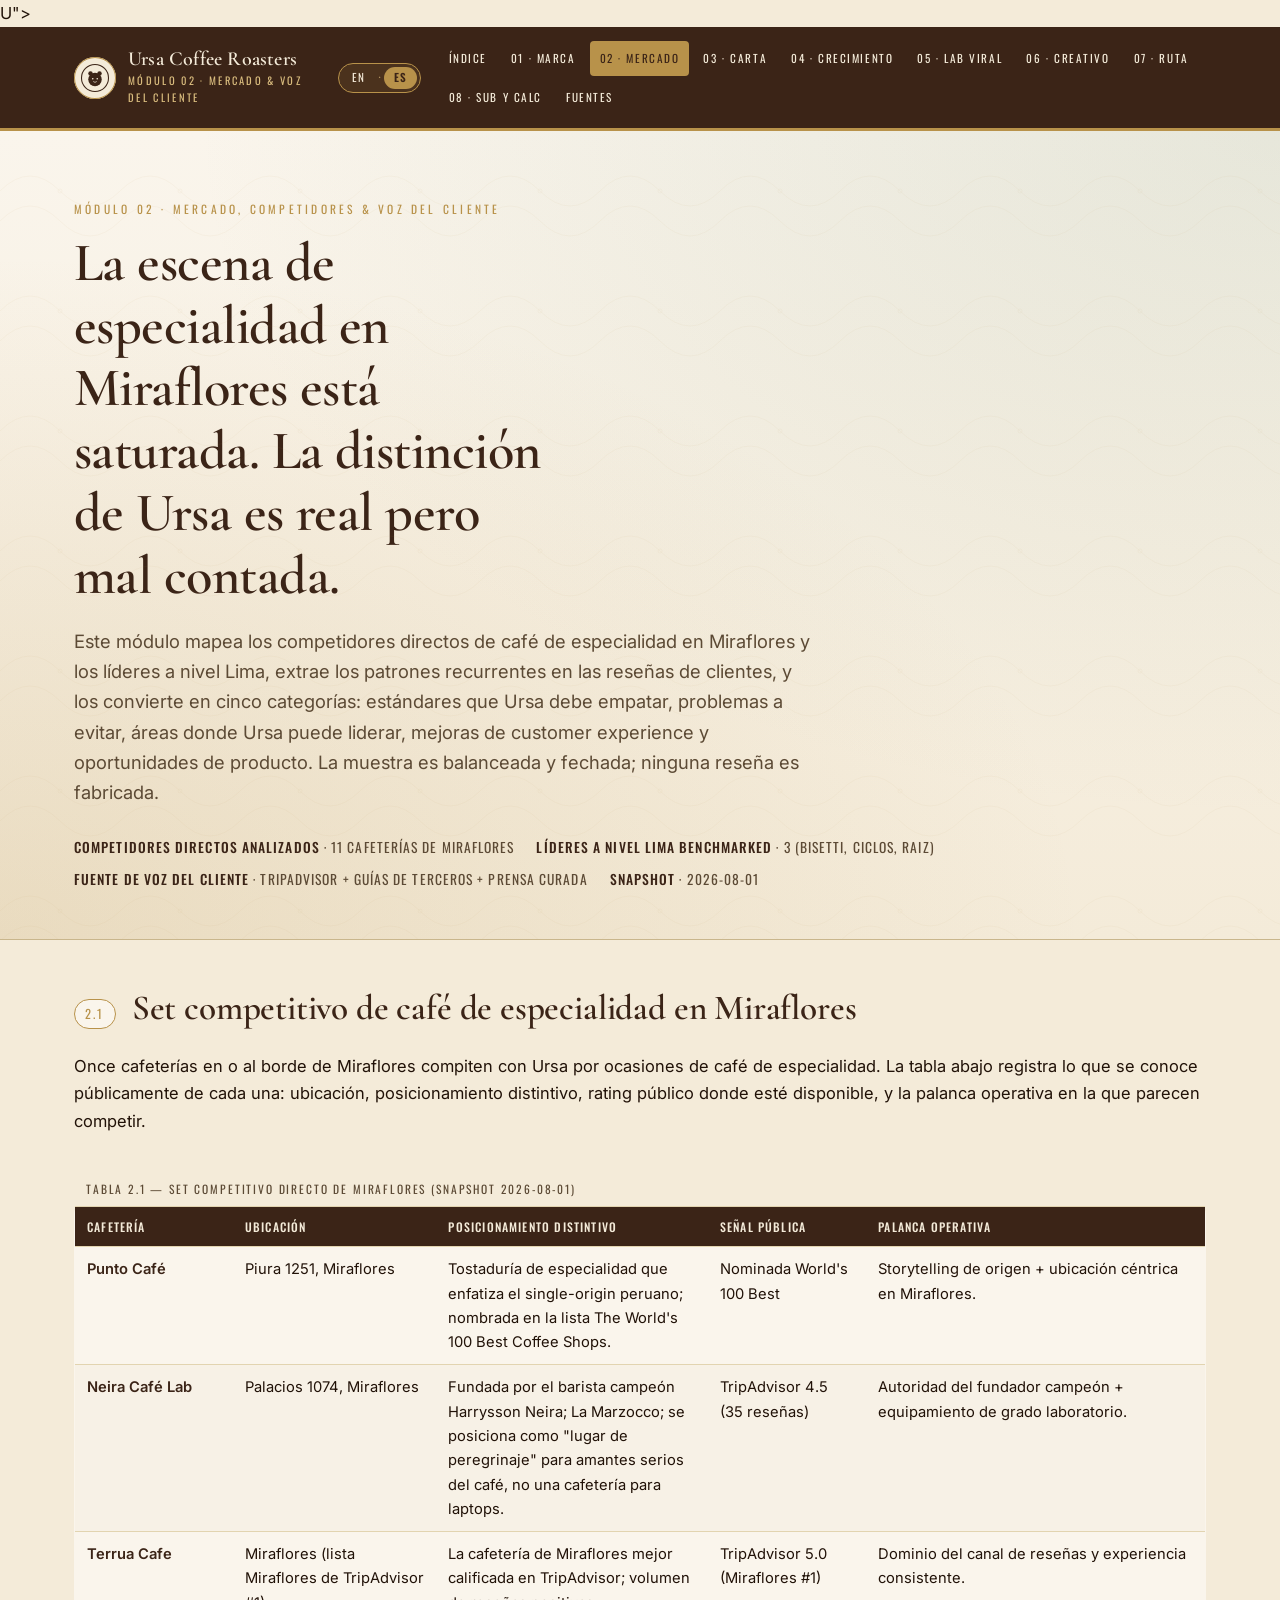
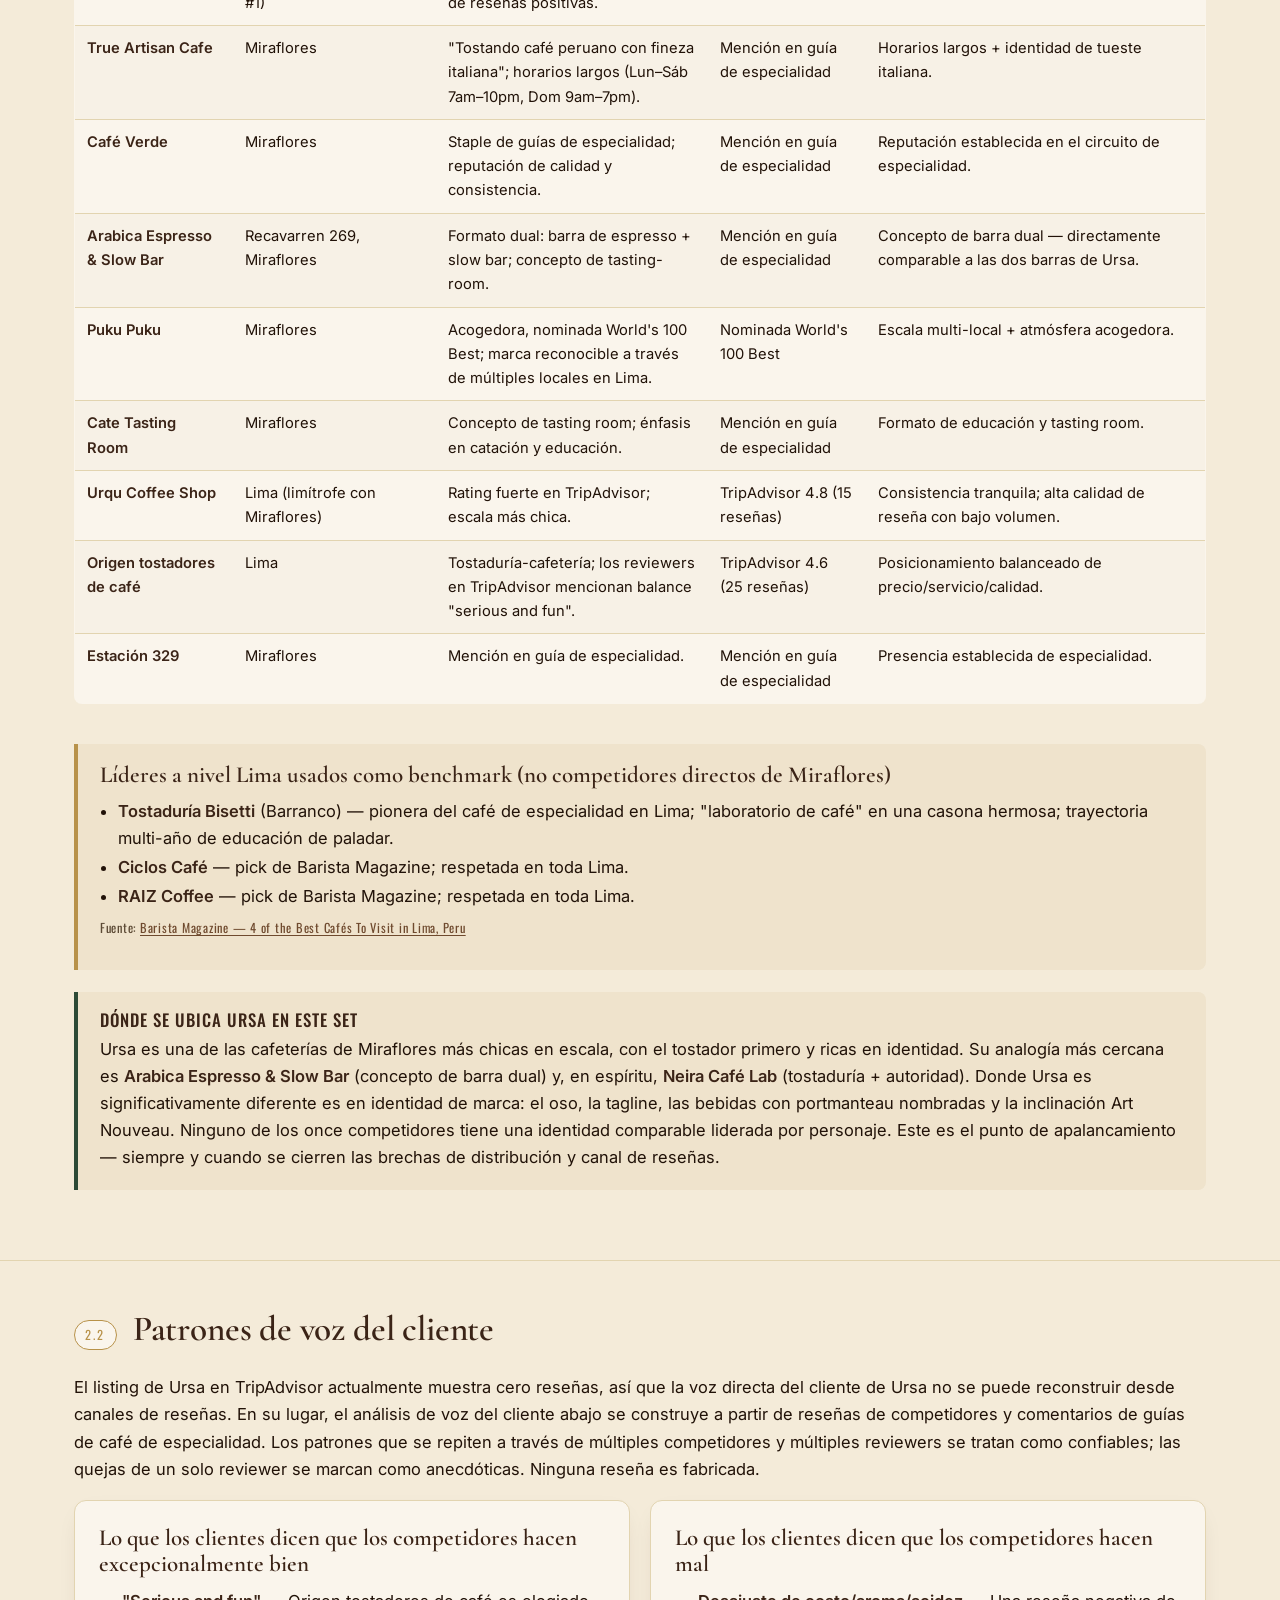
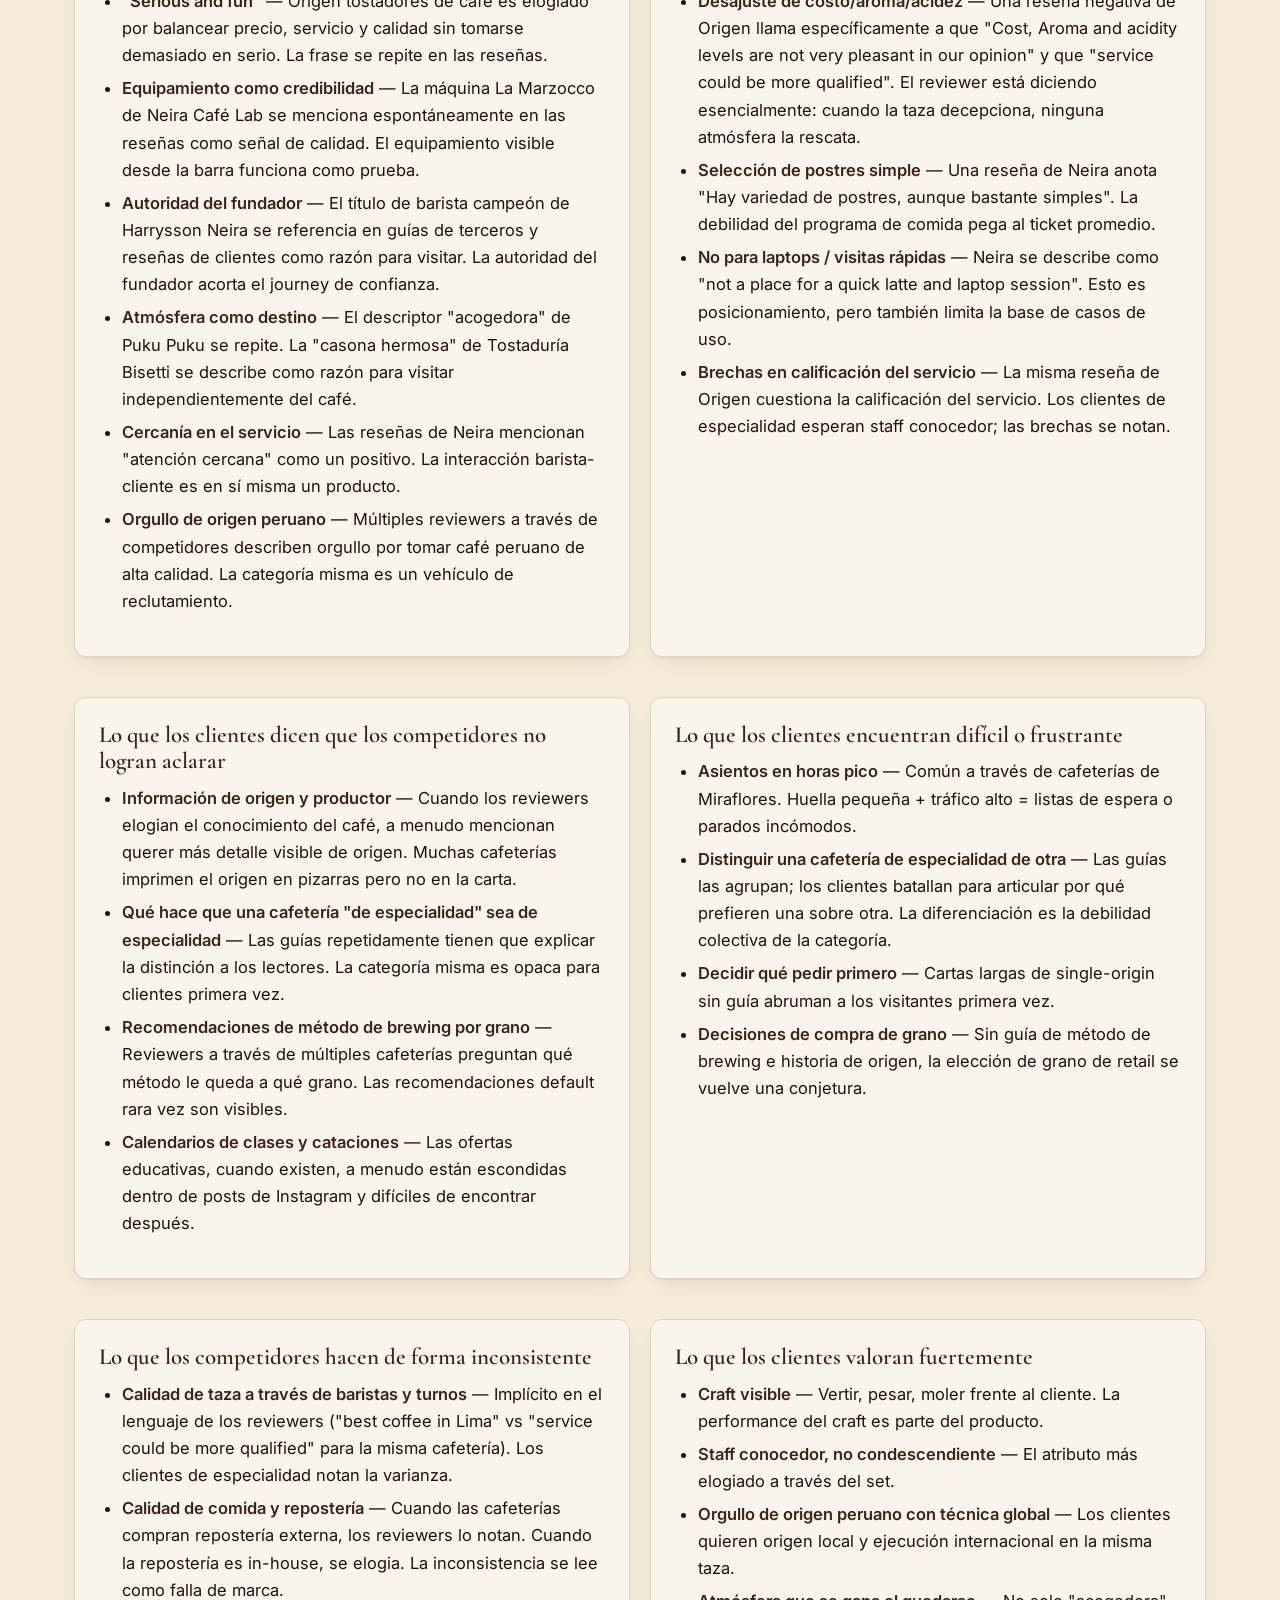
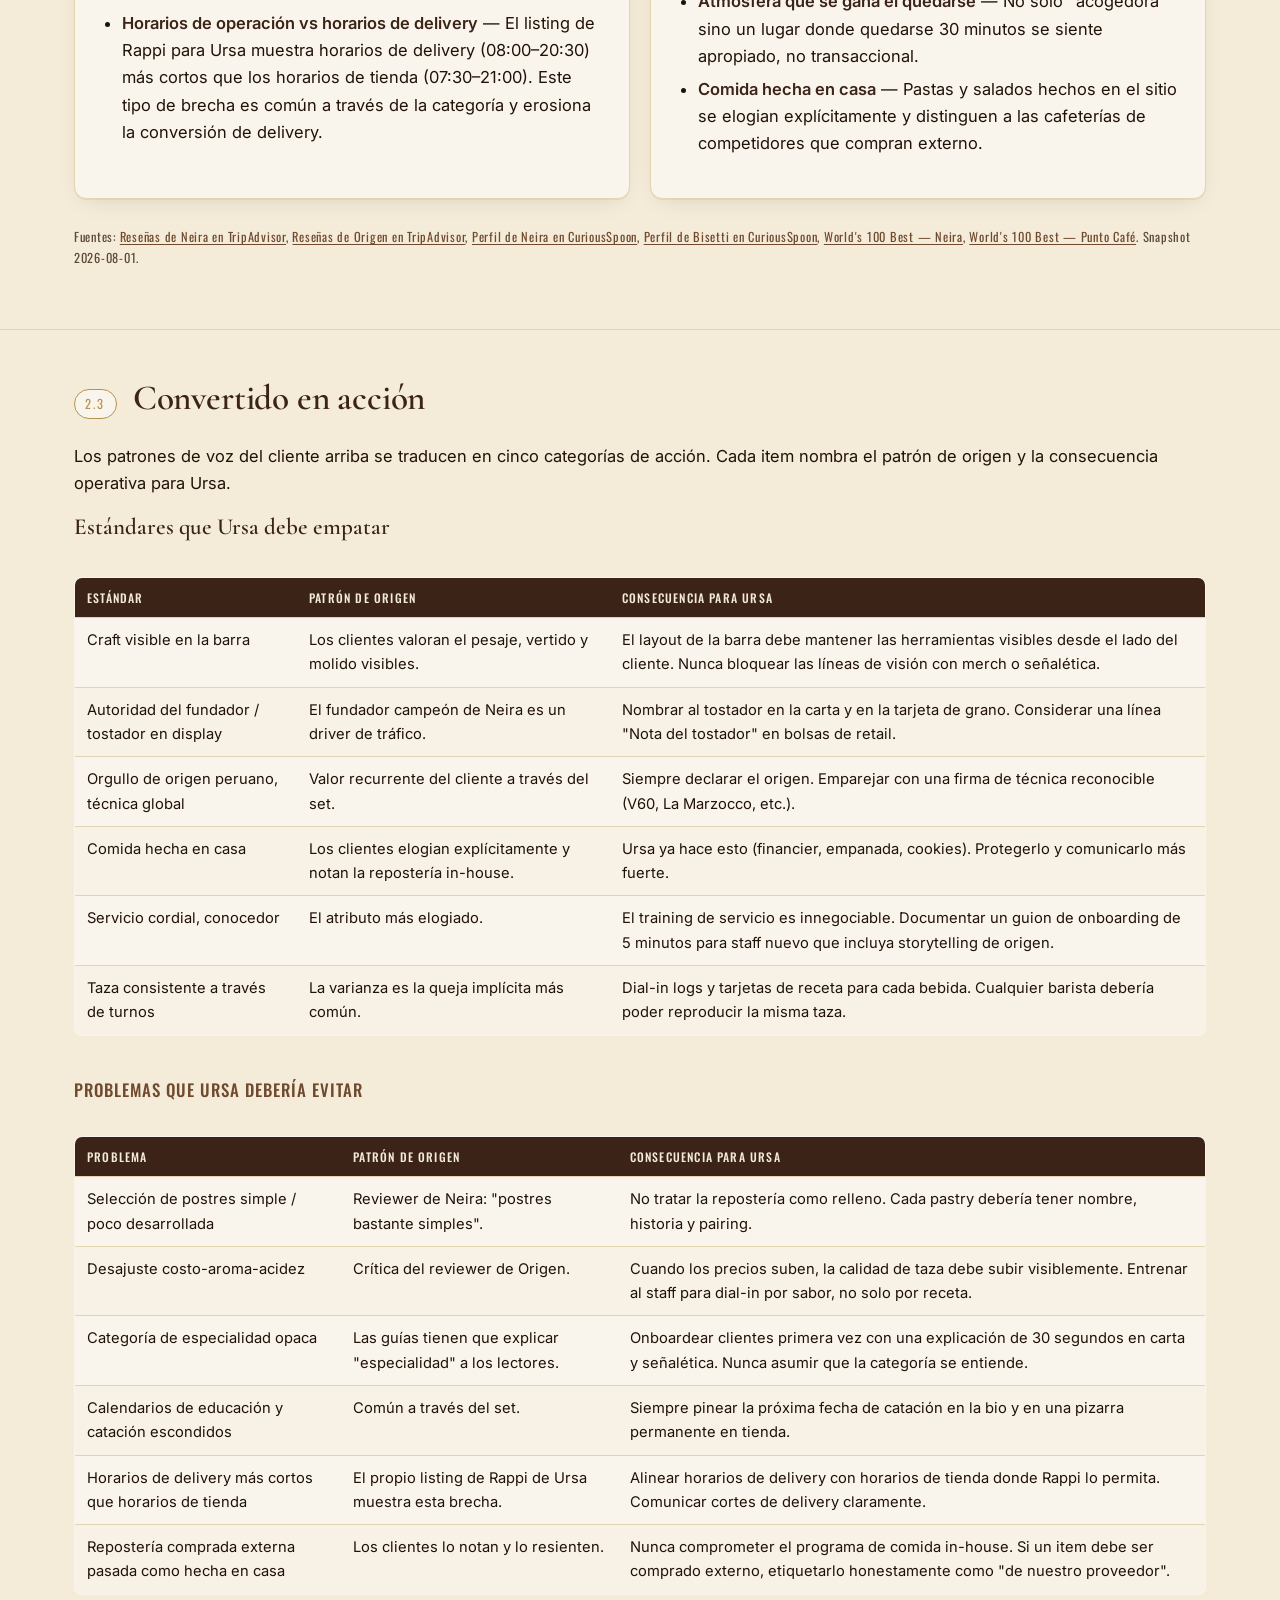
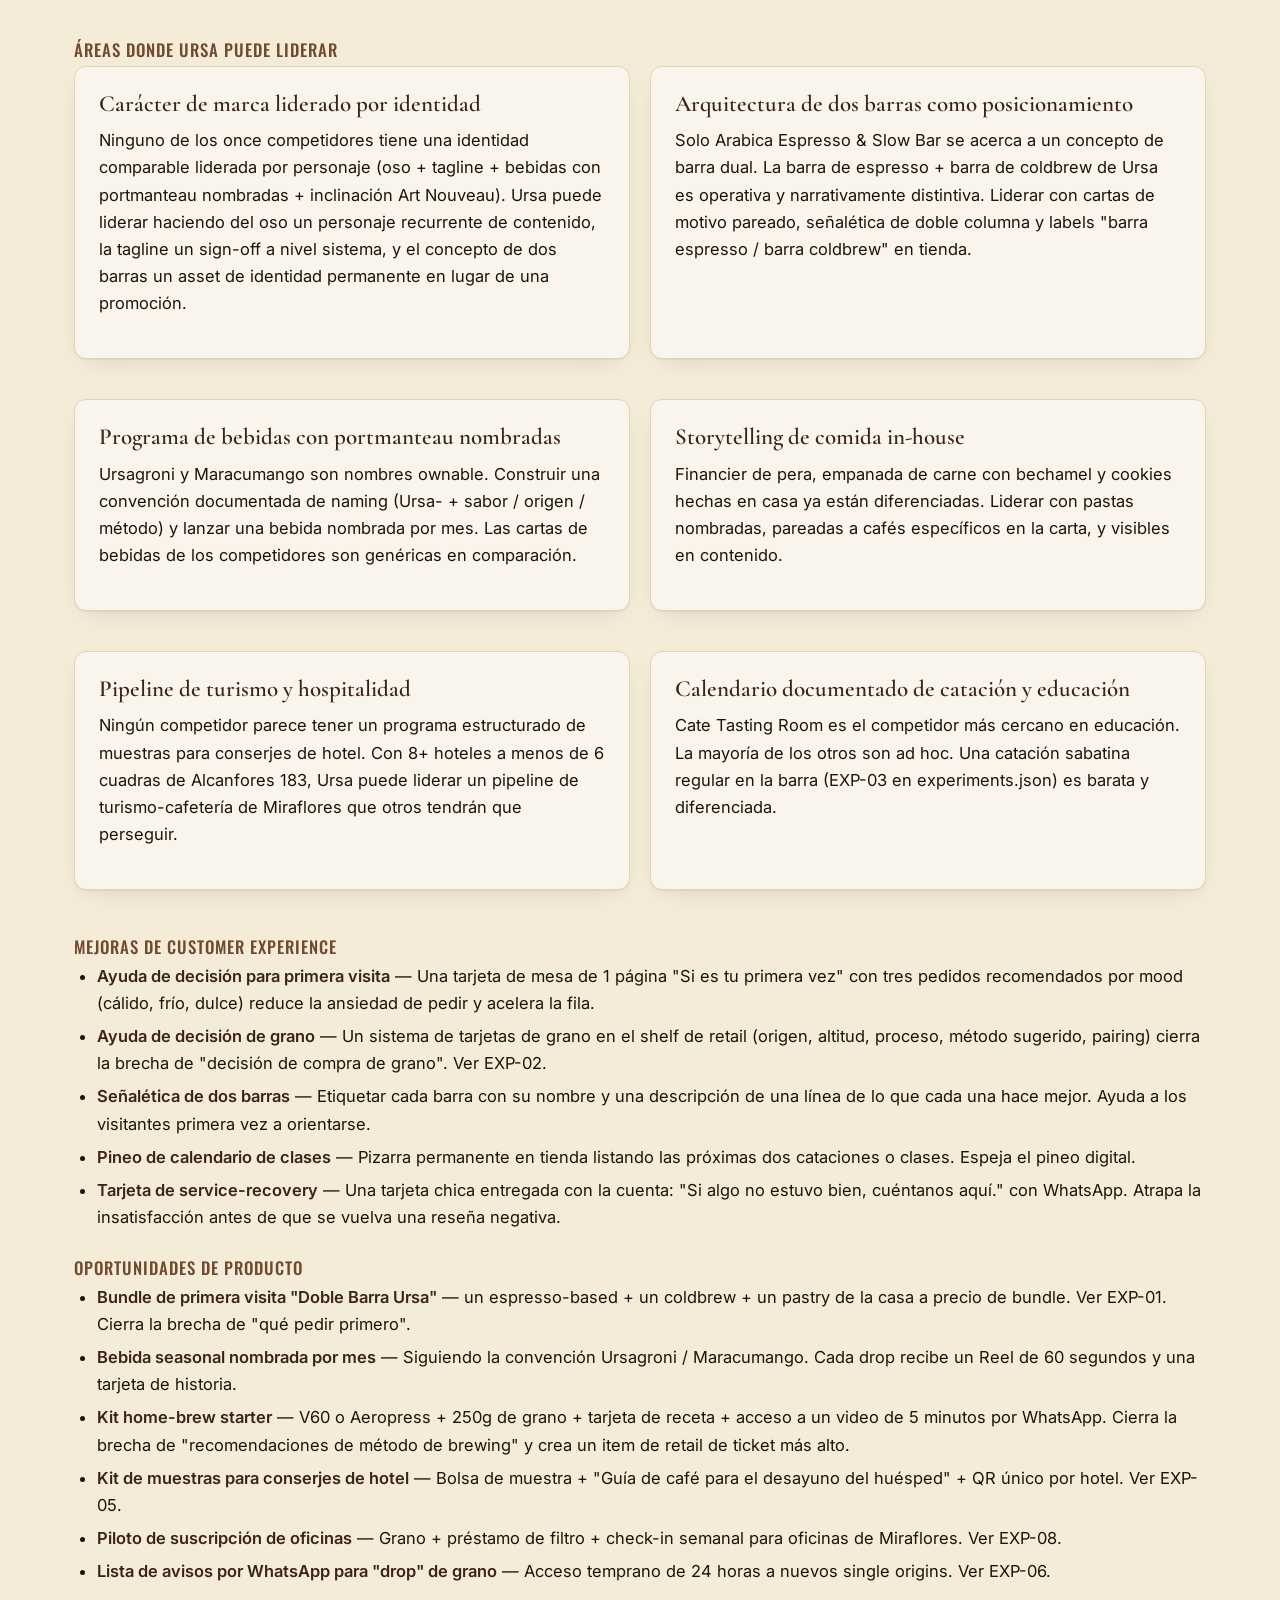
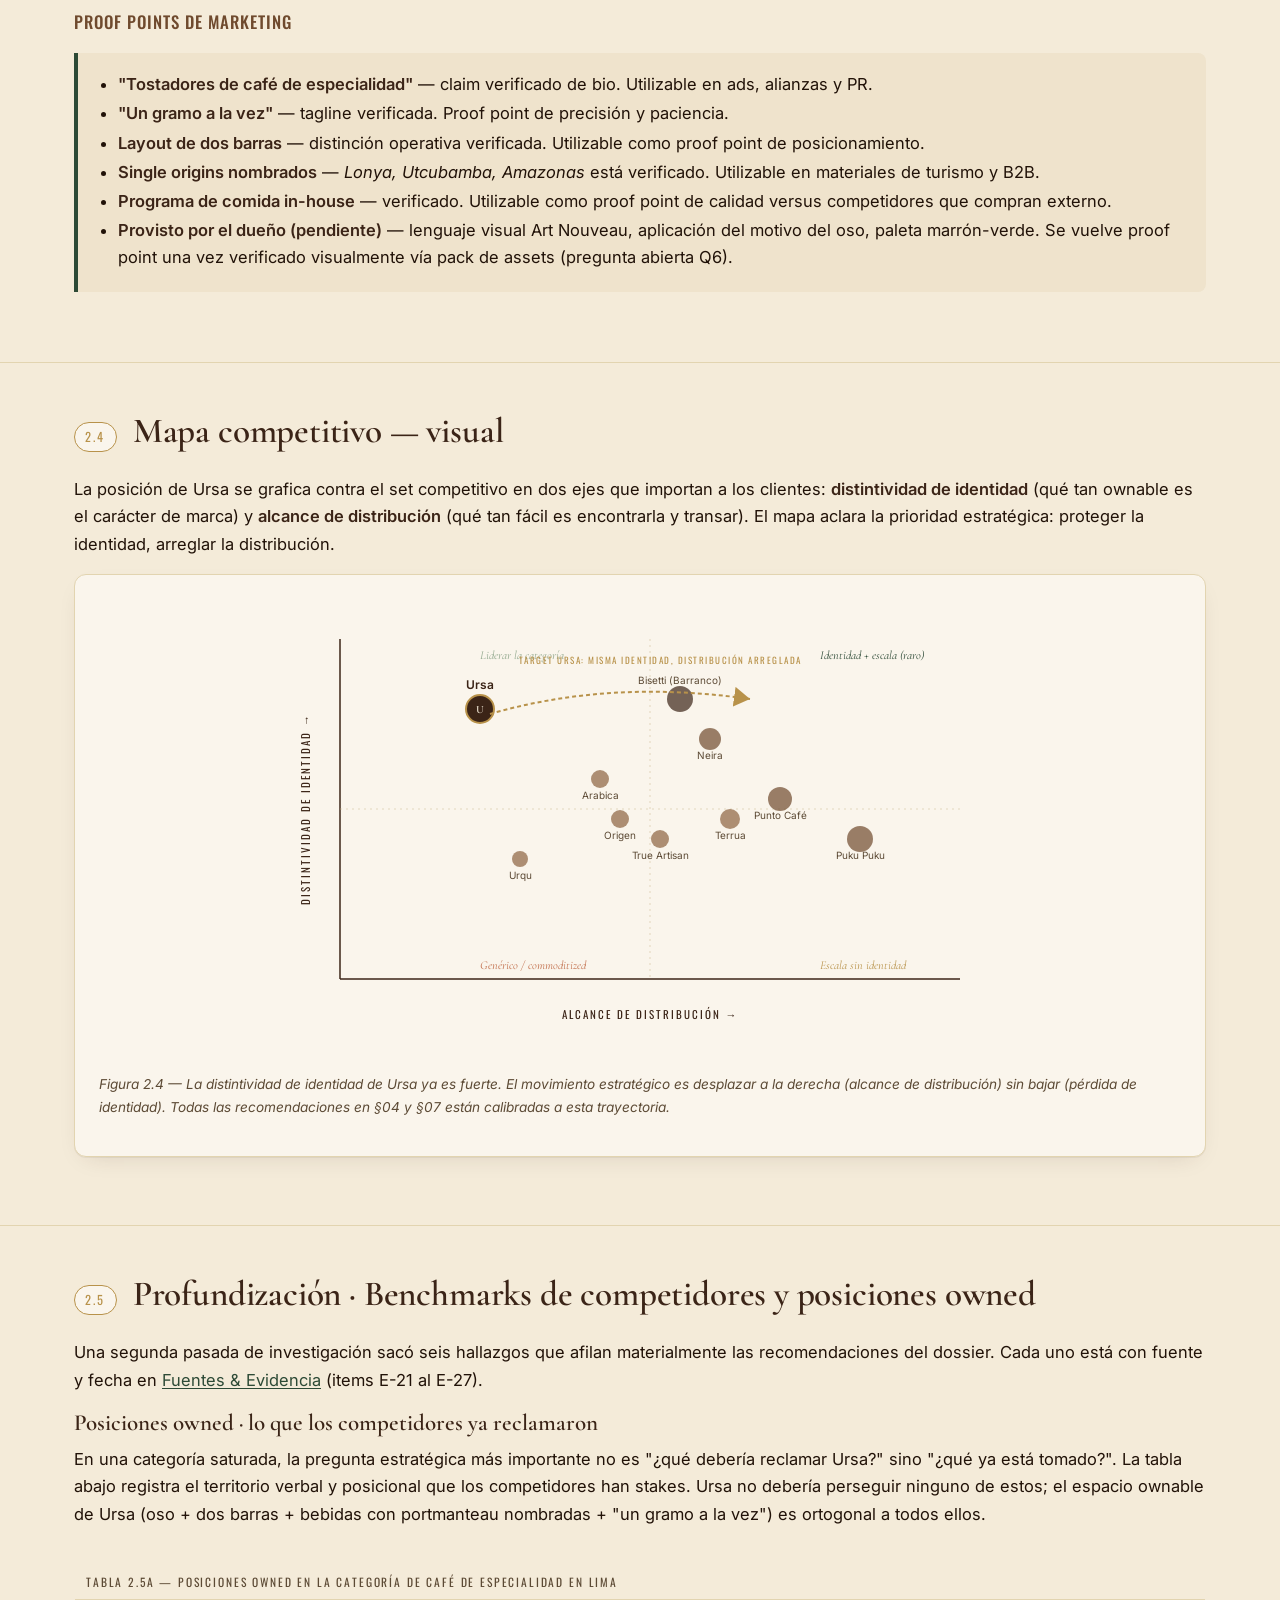
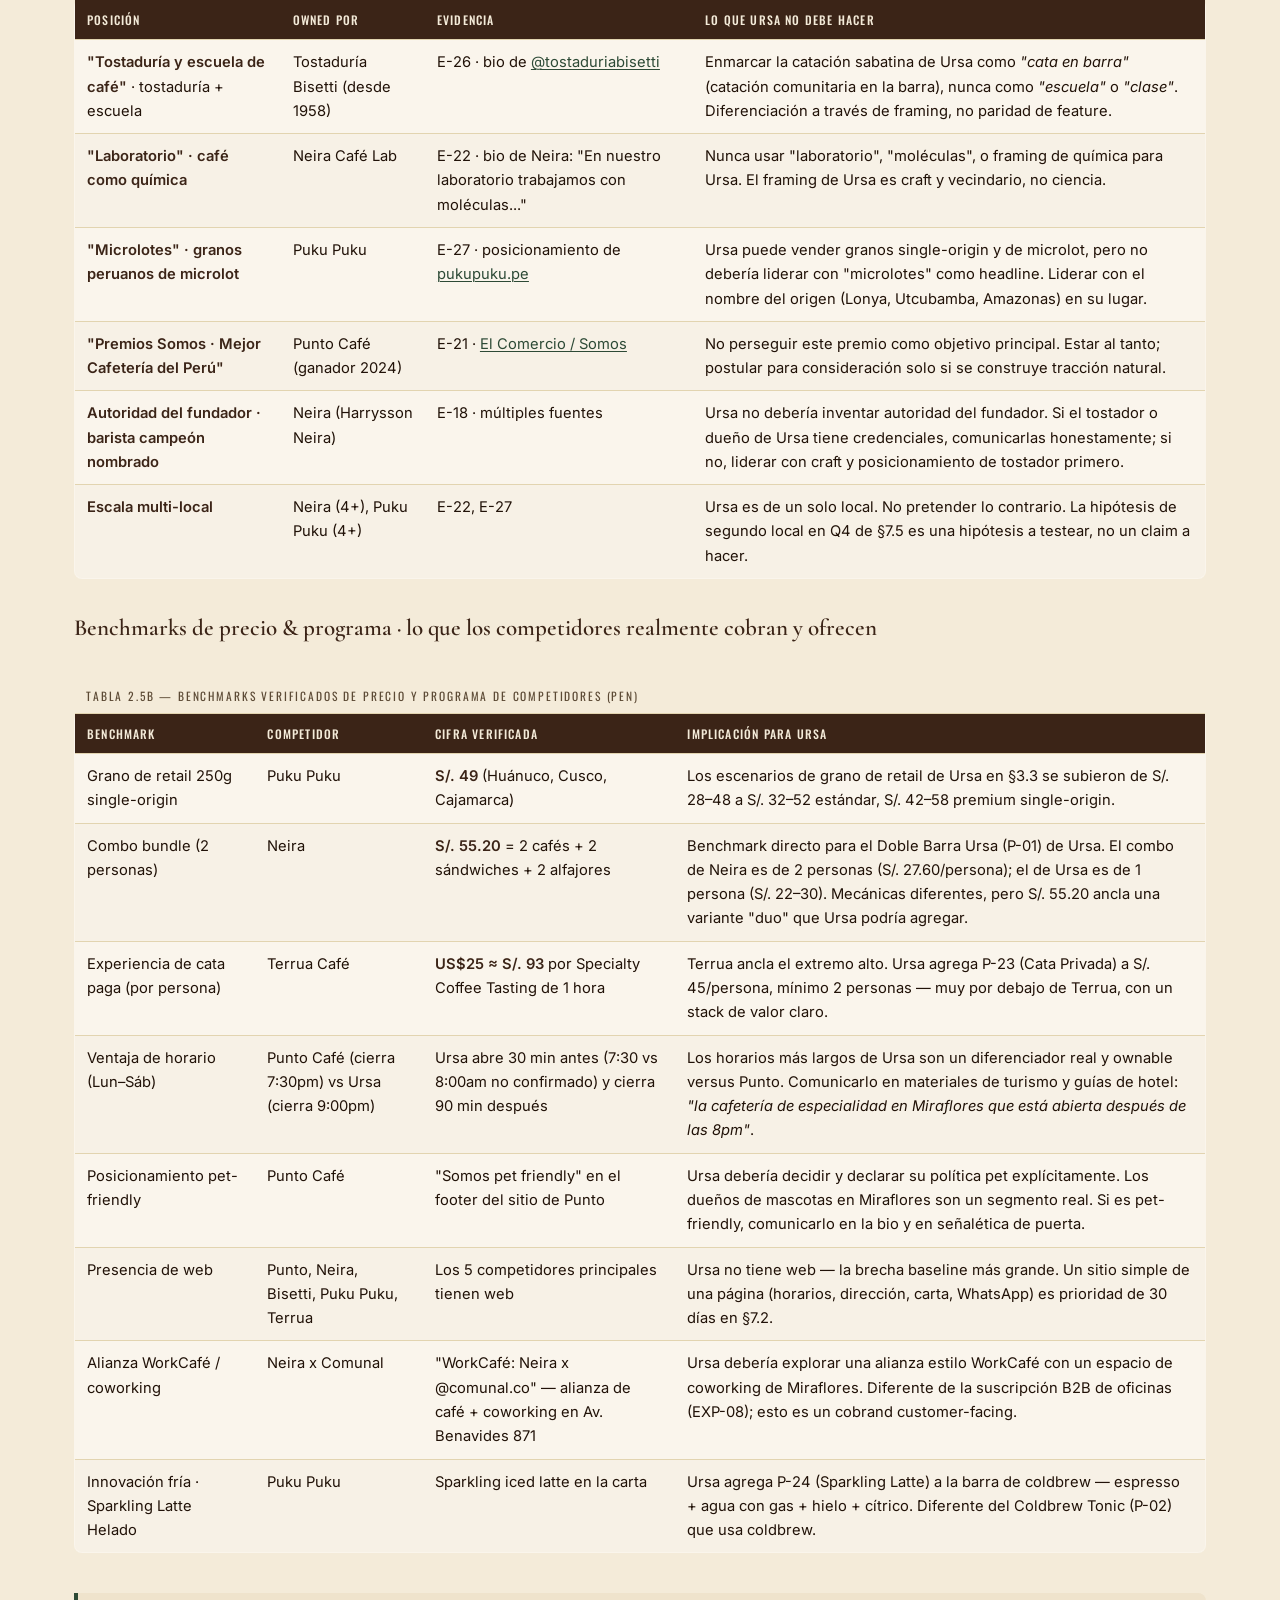
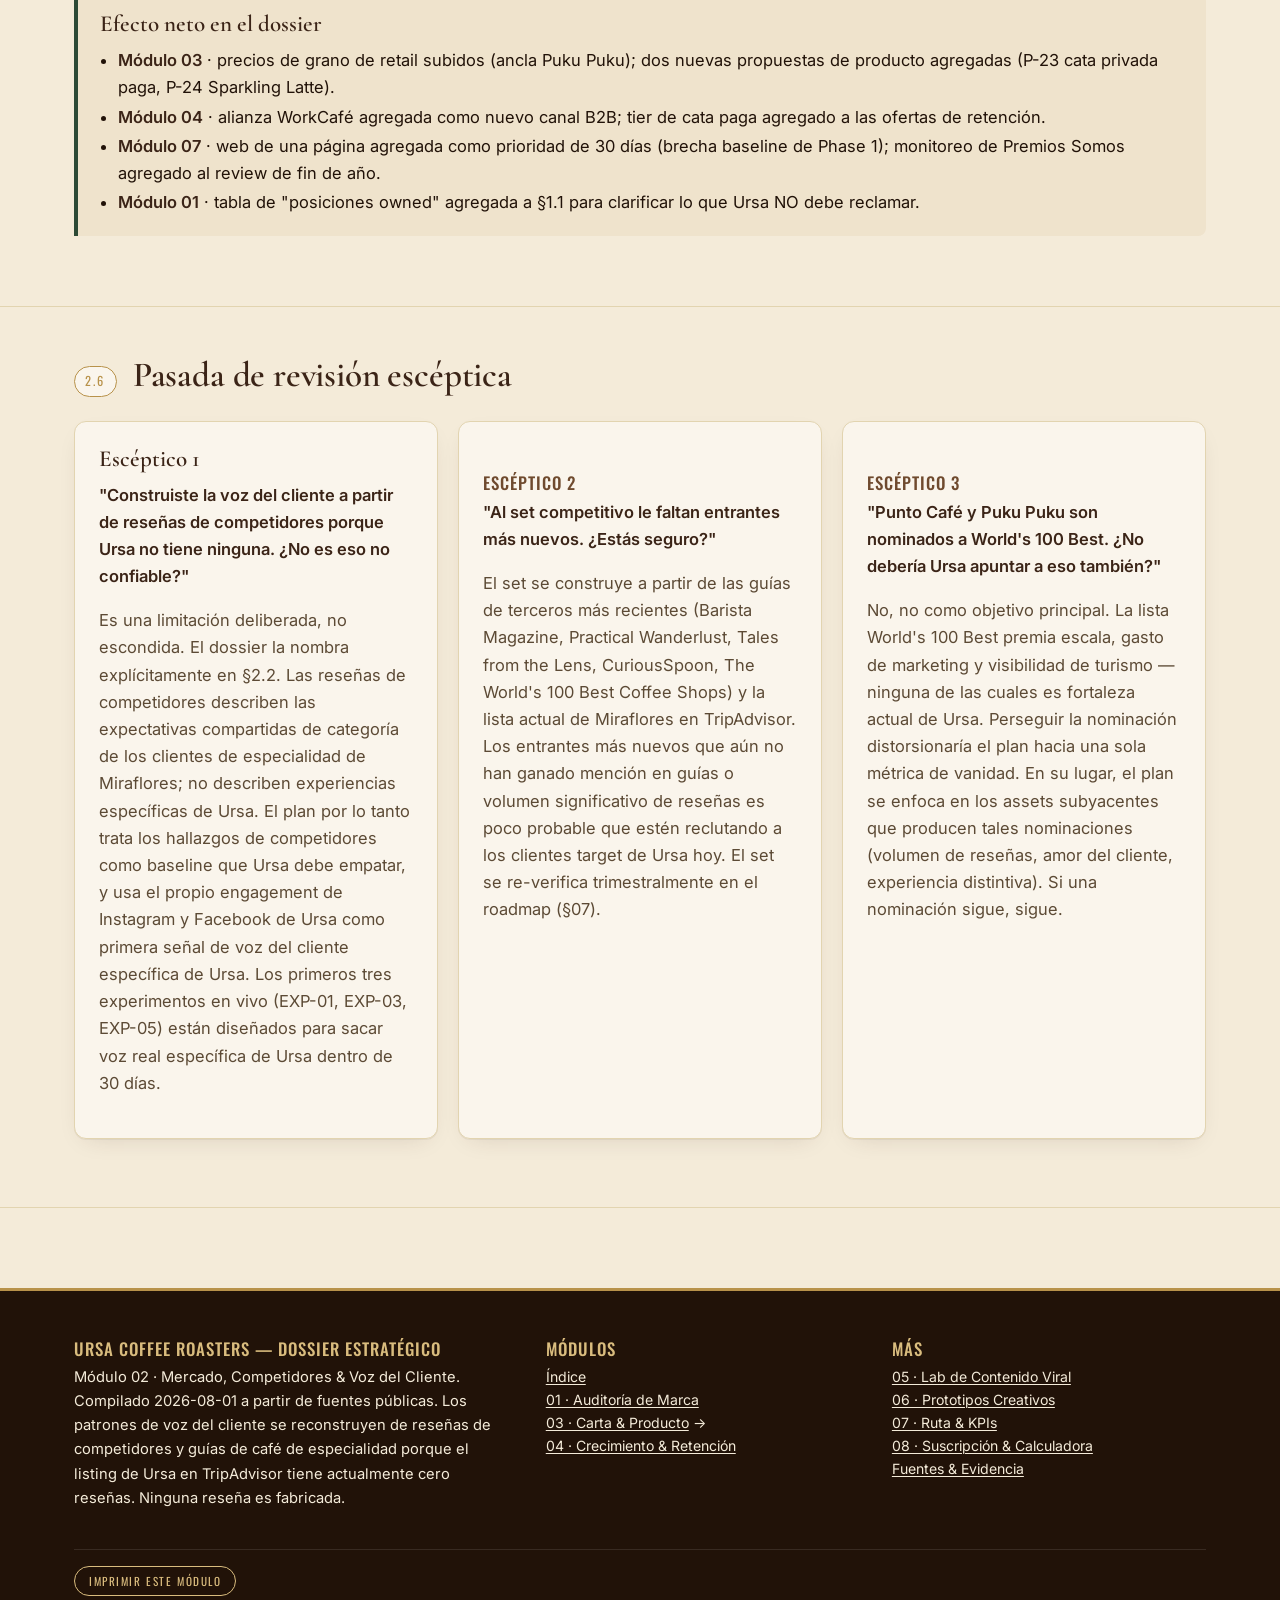
<file: dossier/02-market-competitors-and-customer-voice.es.html>
<!DOCTYPE html>
<html lang="es">
<head>
<meta charset="UTF-8">
<meta name="viewport" content="width=device-width, initial-scale=1.0">
<title>02 · Mercado, Competidores &amp; Voz del Cliente — Dossier Ursa Coffee Roasters</title>
<meta name="description" content="Competidores directos de café de especialidad en Miraflores y líderes a nivel Lima analizados contra Ursa. Patrones de voz del cliente traducidos a estándares que Ursa debe empatar, problemas a evitar y áreas donde Ursa puede liderar.">
<link rel="stylesheet" href="assets/ursa.css">
<link rel="icon" href="data:image/svg+xml,<svg xmlns='http://www.w3.org/2000/svg' viewBox='0 0 32 32' aria-hidden="true"><circle cx='16' cy='16' r='15' fill='%233B2417'/><circle cx='16' cy='16' r='13' fill='none' stroke='%23B8924A' stroke-width='1'/><text x='16' y='22' font-family='Georgia' font-size='16' fill='%23F4EBD9' text-anchor='middle'>U</text></svg>">
</head>
<body>

<header class="ursa-header">
  <div class="ursa-header__row">
    <a href="index.es.html" style="display:flex; gap:12px; align-items:center; text-decoration:none;">
      <span class="ursa-mark" aria-hidden="true">
        <svg viewBox="0 0 40 40" role="img" aria-label="Marca Ursa">
          <circle cx="20" cy="20" r="18" fill="none" stroke="#3B2417" stroke-width="1.4"/>
          <circle cx="14" cy="14" r="3" fill="#3B2417"/>
          <circle cx="26" cy="14" r="3" fill="#3B2417"/>
          <circle cx="20" cy="22" r="9" fill="#3B2417"/>
          <circle cx="17" cy="21" r="1.1" fill="#F4EBD9"/>
          <circle cx="23" cy="21" r="1.1" fill="#F4EBD9"/>
          <path d="M18 25 Q20 27 22 25" stroke="#F4EBD9" stroke-width="0.9" fill="none" stroke-linecap="round"/>
        </svg>
      </span>
      <span>
        <div class="ursa-header__title">Ursa Coffee Roasters</div>
        <div class="ursa-header__sub">Módulo 02 · Mercado &amp; Voz del Cliente</div>
      </span>
    </a>
    <div class="ursa-lang-toggle" role="group" aria-label="Idioma">
      <a href="02-market-competitors-and-customer-voice.html" class="ursa-lang-toggle__btn" lang="en">EN</a>
      <span class="ursa-lang-toggle__sep" aria-hidden="true">·</span>
      <a href="02-market-competitors-and-customer-voice.es.html" class="ursa-lang-toggle__btn" aria-current="true" lang="es">ES</a>
    </div>
    <nav class="ursa-header__nav" aria-label="Secciones del dossier">
      <a href="index.es.html">Índice</a>
      <a href="01-brand-audit-and-design-system.es.html">01 · Marca</a>
      <a href="02-market-competitors-and-customer-voice.es.html" aria-current="page">02 · Mercado</a>
      <a href="03-menu-and-product-development.es.html">03 · Carta</a>
      <a href="04-marketing-growth-and-retention-plan.es.html">04 · Crecimiento</a>
      <a href="05-viral-content-laboratory.es.html">05 · Lab Viral</a>
      <a href="06-creative-campaign-prototypes.es.html">06 · Creativo</a>
      <a href="07-implementation-roadmap-and-kpis.es.html">07 · Ruta</a>
      <a href="08-subscription-economics-and-calculator.es.html">08 · Sub y Calc</a>
      <a href="sources-and-evidence.es.html">Fuentes</a>
    </nav>
  </div>
</header>

<main>

<section class="ursa-hero">
  <div class="ursa-wrap">
    <span class="ursa-hero__eyebrow">Módulo 02 · Mercado, Competidores &amp; Voz del Cliente</span>
    <h1 class="ursa-hero__title">La escena de especialidad en Miraflores está saturada. La distinción de Ursa es real pero mal contada.</h1>
    <p class="ursa-hero__lede">Este módulo mapea los competidores directos de café de especialidad en Miraflores y los líderes a nivel Lima, extrae los patrones recurrentes en las reseñas de clientes, y los convierte en cinco categorías: estándares que Ursa debe empatar, problemas a evitar, áreas donde Ursa puede liderar, mejoras de customer experience y oportunidades de producto. La muestra es balanceada y fechada; ninguna reseña es fabricada.</p>
    <div class="ursa-hero__meta">
      <span><b>Competidores directos analizados</b> · 11 cafeterías de Miraflores</span>
      <span><b>Líderes a nivel Lima benchmarked</b> · 3 (Bisetti, Ciclos, RAIZ)</span>
      <span><b>Fuente de voz del cliente</b> · TripAdvisor + guías de terceros + prensa curada</span>
      <span><b>Snapshot</b> · 2026-08-01</span>
    </div>
  </div>
</section>

<section class="ursa-section">
  <div class="ursa-wrap">
    <div class="ursa-section__head">
      <span class="ursa-section__num">2.1</span>
      <h2 class="ursa-section__title">Set competitivo de café de especialidad en Miraflores</h2>
    </div>

    <p>Once cafeterías en o al borde de Miraflores compiten con Ursa por ocasiones de café de especialidad. La tabla abajo registra lo que se conoce públicamente de cada una: ubicación, posicionamiento distintivo, rating público donde esté disponible, y la palanca operativa en la que parecen competir.</p>

    <div class="ursa-table-wrap">
    <table class="ursa-table">
      <caption>Tabla 2.1 — Set competitivo directo de Miraflores (snapshot 2026-08-01)</caption>
      <thead>
        <tr>
          <th style="width:14%">Cafetería</th>
          <th style="width:18%">Ubicación</th>
          <th style="width:24%">Posicionamiento distintivo</th>
          <th style="width:14%">Señal pública</th>
          <th>Palanca operativa</th>
        </tr>
      </thead>
      <tbody>
        <tr><td><strong>Punto Café</strong></td><td>Piura 1251, Miraflores</td><td>Tostaduría de especialidad que enfatiza el single-origin peruano; nombrada en la lista The World's 100 Best Coffee Shops.</td><td>Nominada World's 100 Best</td><td>Storytelling de origen + ubicación céntrica en Miraflores.</td></tr>
        <tr><td><strong>Neira Café Lab</strong></td><td>Palacios 1074, Miraflores</td><td>Fundada por el barista campeón Harrysson Neira; La Marzocco; se posiciona como "lugar de peregrinaje" para amantes serios del café, no una cafetería para laptops.</td><td>TripAdvisor 4.5 (35 reseñas)</td><td>Autoridad del fundador campeón + equipamiento de grado laboratorio.</td></tr>
        <tr><td><strong>Terrua Cafe</strong></td><td>Miraflores (lista Miraflores de TripAdvisor #1)</td><td>La cafetería de Miraflores mejor calificada en TripAdvisor; volumen de reseñas positivas.</td><td>TripAdvisor 5.0 (Miraflores #1)</td><td>Dominio del canal de reseñas y experiencia consistente.</td></tr>
        <tr><td><strong>True Artisan Cafe</strong></td><td>Miraflores</td><td>"Tostando café peruano con fineza italiana"; horarios largos (Lun–Sáb 7am–10pm, Dom 9am–7pm).</td><td>Mención en guía de especialidad</td><td>Horarios largos + identidad de tueste italiana.</td></tr>
        <tr><td><strong>Café Verde</strong></td><td>Miraflores</td><td>Staple de guías de especialidad; reputación de calidad y consistencia.</td><td>Mención en guía de especialidad</td><td>Reputación establecida en el circuito de especialidad.</td></tr>
        <tr><td><strong>Arabica Espresso &amp; Slow Bar</strong></td><td>Recavarren 269, Miraflores</td><td>Formato dual: barra de espresso + slow bar; concepto de tasting-room.</td><td>Mención en guía de especialidad</td><td>Concepto de barra dual — directamente comparable a las dos barras de Ursa.</td></tr>
        <tr><td><strong>Puku Puku</strong></td><td>Miraflores</td><td>Acogedora, nominada World's 100 Best; marca reconocible a través de múltiples locales en Lima.</td><td>Nominada World's 100 Best</td><td>Escala multi-local + atmósfera acogedora.</td></tr>
        <tr><td><strong>Cate Tasting Room</strong></td><td>Miraflores</td><td>Concepto de tasting room; énfasis en catación y educación.</td><td>Mención en guía de especialidad</td><td>Formato de educación y tasting room.</td></tr>
        <tr><td><strong>Urqu Coffee Shop</strong></td><td>Lima (limítrofe con Miraflores)</td><td>Rating fuerte en TripAdvisor; escala más chica.</td><td>TripAdvisor 4.8 (15 reseñas)</td><td>Consistencia tranquila; alta calidad de reseña con bajo volumen.</td></tr>
        <tr><td><strong>Origen tostadores de café</strong></td><td>Lima</td><td>Tostaduría-cafetería; los reviewers en TripAdvisor mencionan balance "serious and fun".</td><td>TripAdvisor 4.6 (25 reseñas)</td><td>Posicionamiento balanceado de precio/servicio/calidad.</td></tr>
        <tr><td><strong>Estación 329</strong></td><td>Miraflores</td><td>Mención en guía de especialidad.</td><td>Mención en guía de especialidad</td><td>Presencia establecida de especialidad.</td></tr>
      </tbody>
    </table>
    </div>

    <div class="ursa-callout">
      <h3>Líderes a nivel Lima usados como benchmark (no competidores directos de Miraflores)</h3>
      <ul class="list-tight" style="margin:0">
        <li><strong>Tostaduría Bisetti</strong> (Barranco) — pionera del café de especialidad en Lima; "laboratorio de café" en una casona hermosa; trayectoria multi-año de educación de paladar.</li>
        <li><strong>Ciclos Café</strong> — pick de Barista Magazine; respetada en toda Lima.</li>
        <li><strong>RAIZ Coffee</strong> — pick de Barista Magazine; respetada en toda Lima.</li>
      </ul>
      <p class="ursa-cite">Fuente: <a href="https://www.baristamagazine.com/4-of-the-best-cafes-to-visit-in-lima-peru">Barista Magazine — 4 of the Best Cafés To Visit in Lima, Peru</a></p>
    </div>

    <div class="ursa-callout ursa-callout--forest">
      <h4>Dónde se ubica Ursa en este set</h4>
      <p style="margin:0">Ursa es una de las cafeterías de Miraflores más chicas en escala, con el tostador primero y ricas en identidad. Su analogía más cercana es <strong>Arabica Espresso &amp; Slow Bar</strong> (concepto de barra dual) y, en espíritu, <strong>Neira Café Lab</strong> (tostaduría + autoridad). Donde Ursa es significativamente diferente es en identidad de marca: el oso, la tagline, las bebidas con portmanteau nombradas y la inclinación Art Nouveau. Ninguno de los once competidores tiene una identidad comparable liderada por personaje. Este es el punto de apalancamiento — siempre y cuando se cierren las brechas de distribución y canal de reseñas.</p>
    </div>
  </div>
</section>

<section class="ursa-section">
  <div class="ursa-wrap">
    <div class="ursa-section__head">
      <span class="ursa-section__num">2.2</span>
      <h2 class="ursa-section__title">Patrones de voz del cliente</h2>
    </div>

    <p>El listing de Ursa en TripAdvisor actualmente muestra cero reseñas, así que la voz directa del cliente de Ursa no se puede reconstruir desde canales de reseñas. En su lugar, el análisis de voz del cliente abajo se construye a partir de reseñas de competidores y comentarios de guías de café de especialidad. Los patrones que se repiten a través de múltiples competidores y múltiples reviewers se tratan como confiables; las quejas de un solo reviewer se marcan como anecdóticas. Ninguna reseña es fabricada.</p>

    <div class="ursa-grid ursa-grid--2">
      <div class="ursa-card">
        <h3 class="ursa-card__title">Lo que los clientes dicen que los competidores hacen excepcionalmente bien</h3>
        <ul>
          <li><strong>"Serious and fun"</strong> — Origen tostadores de café es elogiado por balancear precio, servicio y calidad sin tomarse demasiado en serio. La frase se repite en las reseñas.</li>
          <li><strong>Equipamiento como credibilidad</strong> — La máquina La Marzocco de Neira Café Lab se menciona espontáneamente en las reseñas como señal de calidad. El equipamiento visible desde la barra funciona como prueba.</li>
          <li><strong>Autoridad del fundador</strong> — El título de barista campeón de Harrysson Neira se referencia en guías de terceros y reseñas de clientes como razón para visitar. La autoridad del fundador acorta el journey de confianza.</li>
          <li><strong>Atmósfera como destino</strong> — El descriptor "acogedora" de Puku Puku se repite. La "casona hermosa" de Tostaduría Bisetti se describe como razón para visitar independientemente del café.</li>
          <li><strong>Cercanía en el servicio</strong> — Las reseñas de Neira mencionan "atención cercana" como un positivo. La interacción barista-cliente es en sí misma un producto.</li>
          <li><strong>Orgullo de origen peruano</strong> — Múltiples reviewers a través de competidores describen orgullo por tomar café peruano de alta calidad. La categoría misma es un vehículo de reclutamiento.</li>
        </ul>
      </div>
      <div class="ursa-card">
        <h3 class="ursa-card__title">Lo que los clientes dicen que los competidores hacen mal</h3>
        <ul>
          <li><strong>Desajuste de costo/aroma/acidez</strong> — Una reseña negativa de Origen llama específicamente a que "Cost, Aroma and acidity levels are not very pleasant in our opinion" y que "service could be more qualified". El reviewer está diciendo esencialmente: cuando la taza decepciona, ninguna atmósfera la rescata.</li>
          <li><strong>Selección de postres simple</strong> — Una reseña de Neira anota "Hay variedad de postres, aunque bastante simples". La debilidad del programa de comida pega al ticket promedio.</li>
          <li><strong>No para laptops / visitas rápidas</strong> — Neira se describe como "not a place for a quick latte and laptop session". Esto es posicionamiento, pero también limita la base de casos de uso.</li>
          <li><strong>Brechas en calificación del servicio</strong> — La misma reseña de Origen cuestiona la calificación del servicio. Los clientes de especialidad esperan staff conocedor; las brechas se notan.</li>
        </ul>
      </div>
      <div class="ursa-card">
        <h3 class="ursa-card__title">Lo que los clientes dicen que los competidores no logran aclarar</h3>
        <ul>
          <li><strong>Información de origen y productor</strong> — Cuando los reviewers elogian el conocimiento del café, a menudo mencionan querer más detalle visible de origen. Muchas cafeterías imprimen el origen en pizarras pero no en la carta.</li>
          <li><strong>Qué hace que una cafetería "de especialidad" sea de especialidad</strong> — Las guías repetidamente tienen que explicar la distinción a los lectores. La categoría misma es opaca para clientes primera vez.</li>
          <li><strong>Recomendaciones de método de brewing por grano</strong> — Reviewers a través de múltiples cafeterías preguntan qué método le queda a qué grano. Las recomendaciones default rara vez son visibles.</li>
          <li><strong>Calendarios de clases y cataciones</strong> — Las ofertas educativas, cuando existen, a menudo están escondidas dentro de posts de Instagram y difíciles de encontrar después.</li>
        </ul>
      </div>
      <div class="ursa-card">
        <h3 class="ursa-card__title">Lo que los clientes encuentran difícil o frustrante</h3>
        <ul>
          <li><strong>Asientos en horas pico</strong> — Común a través de cafeterías de Miraflores. Huella pequeña + tráfico alto = listas de espera o parados incómodos.</li>
          <li><strong>Distinguir una cafetería de especialidad de otra</strong> — Las guías las agrupan; los clientes batallan para articular por qué prefieren una sobre otra. La diferenciación es la debilidad colectiva de la categoría.</li>
          <li><strong>Decidir qué pedir primero</strong> — Cartas largas de single-origin sin guía abruman a los visitantes primera vez.</li>
          <li><strong>Decisiones de compra de grano</strong> — Sin guía de método de brewing e historia de origen, la elección de grano de retail se vuelve una conjetura.</li>
        </ul>
      </div>
      <div class="ursa-card">
        <h3 class="ursa-card__title">Lo que los competidores hacen de forma inconsistente</h3>
        <ul>
          <li><strong>Calidad de taza a través de baristas y turnos</strong> — Implícito en el lenguaje de los reviewers ("best coffee in Lima" vs "service could be more qualified" para la misma cafetería). Los clientes de especialidad notan la varianza.</li>
          <li><strong>Calidad de comida y repostería</strong> — Cuando las cafeterías compran repostería externa, los reviewers lo notan. Cuando la repostería es in-house, se elogia. La inconsistencia se lee como falla de marca.</li>
          <li><strong>Horarios de operación vs horarios de delivery</strong> — El listing de Rappi para Ursa muestra horarios de delivery (08:00–20:30) más cortos que los horarios de tienda (07:30–21:00). Este tipo de brecha es común a través de la categoría y erosiona la conversión de delivery.</li>
        </ul>
      </div>
      <div class="ursa-card">
        <h3 class="ursa-card__title">Lo que los clientes valoran fuertemente</h3>
        <ul>
          <li><strong>Craft visible</strong> — Vertir, pesar, moler frente al cliente. La performance del craft es parte del producto.</li>
          <li><strong>Staff conocedor, no condescendiente</strong> — El atributo más elogiado a través del set.</li>
          <li><strong>Orgullo de origen peruano con técnica global</strong> — Los clientes quieren origen local y ejecución internacional en la misma taza.</li>
          <li><strong>Atmósfera que se gana el quedarse</strong> — No solo "acogedora" sino un lugar donde quedarse 30 minutos se siente apropiado, no transaccional.</li>
          <li><strong>Comida hecha en casa</strong> — Pastas y salados hechos en el sitio se elogian explícitamente y distinguen a las cafeterías de competidores que compran externo.</li>
        </ul>
      </div>
    </div>

    <p class="ursa-cite">Fuentes: <a href="https://www.tripadvisor.es/Restaurant_Review-g294316-d12719100-Reviews-Neira_Cafe_Lab-Lima_Lima_Region.html">Reseñas de Neira en TripAdvisor</a>, <a href="https://www.tripadvisor.com/Restaurant_Review-g294316-d4611536-Reviews-Origen_tostadores_de_cafe-Lima_Lima_Region.html">Reseñas de Origen en TripAdvisor</a>, <a href="https://curiousspoon.app/spot/lima/neira-cafe-lab">Perfil de Neira en CuriousSpoon</a>, <a href="https://curiousspoon.app/spot/lima/tostaduria-bisetti">Perfil de Bisetti en CuriousSpoon</a>, <a href="https://theworlds100bestcoffeeshops.com/locales-south/neira-cafe-lab">World's 100 Best — Neira</a>, <a href="https://theworlds100bestcoffeeshops.com/locales-south/punto-cafe">World's 100 Best — Punto Café</a>. Snapshot 2026-08-01.</p>
  </div>
</section>

<section class="ursa-section">
  <div class="ursa-wrap">
    <div class="ursa-section__head">
      <span class="ursa-section__num">2.3</span>
      <h2 class="ursa-section__title">Convertido en acción</h2>
    </div>

    <p>Los patrones de voz del cliente arriba se traducen en cinco categorías de acción. Cada item nombra el patrón de origen y la consecuencia operativa para Ursa.</p>

    <h3>Estándares que Ursa debe empatar</h3>
    <div class="ursa-table-wrap">
    <table class="ursa-table">
      <thead><tr><th>Estándar</th><th>Patrón de origen</th><th>Consecuencia para Ursa</th></tr></thead>
      <tbody>
        <tr><td>Craft visible en la barra</td><td>Los clientes valoran el pesaje, vertido y molido visibles.</td><td>El layout de la barra debe mantener las herramientas visibles desde el lado del cliente. Nunca bloquear las líneas de visión con merch o señalética.</td></tr>
        <tr><td>Autoridad del fundador / tostador en display</td><td>El fundador campeón de Neira es un driver de tráfico.</td><td>Nombrar al tostador en la carta y en la tarjeta de grano. Considerar una línea "Nota del tostador" en bolsas de retail.</td></tr>
        <tr><td>Orgullo de origen peruano, técnica global</td><td>Valor recurrente del cliente a través del set.</td><td>Siempre declarar el origen. Emparejar con una firma de técnica reconocible (V60, La Marzocco, etc.).</td></tr>
        <tr><td>Comida hecha en casa</td><td>Los clientes elogian explícitamente y notan la repostería in-house.</td><td>Ursa ya hace esto (financier, empanada, cookies). Protegerlo y comunicarlo más fuerte.</td></tr>
        <tr><td>Servicio cordial, conocedor</td><td>El atributo más elogiado.</td><td>El training de servicio es innegociable. Documentar un guion de onboarding de 5 minutos para staff nuevo que incluya storytelling de origen.</td></tr>
        <tr><td>Taza consistente a través de turnos</td><td>La varianza es la queja implícita más común.</td><td>Dial-in logs y tarjetas de receta para cada bebida. Cualquier barista debería poder reproducir la misma taza.</td></tr>
      </tbody>
    </table>
    </div>

    <h4>Problemas que Ursa debería evitar</h4>
    <div class="ursa-table-wrap">
    <table class="ursa-table">
      <thead><tr><th>Problema</th><th>Patrón de origen</th><th>Consecuencia para Ursa</th></tr></thead>
      <tbody>
        <tr><td>Selección de postres simple / poco desarrollada</td><td>Reviewer de Neira: "postres bastante simples".</td><td>No tratar la repostería como relleno. Cada pastry debería tener nombre, historia y pairing.</td></tr>
        <tr><td>Desajuste costo-aroma-acidez</td><td>Crítica del reviewer de Origen.</td><td>Cuando los precios suben, la calidad de taza debe subir visiblemente. Entrenar al staff para dial-in por sabor, no solo por receta.</td></tr>
        <tr><td>Categoría de especialidad opaca</td><td>Las guías tienen que explicar "especialidad" a los lectores.</td><td>Onboardear clientes primera vez con una explicación de 30 segundos en carta y señalética. Nunca asumir que la categoría se entiende.</td></tr>
        <tr><td>Calendarios de educación y catación escondidos</td><td>Común a través del set.</td><td>Siempre pinear la próxima fecha de catación en la bio y en una pizarra permanente en tienda.</td></tr>
        <tr><td>Horarios de delivery más cortos que horarios de tienda</td><td>El propio listing de Rappi de Ursa muestra esta brecha.</td><td>Alinear horarios de delivery con horarios de tienda donde Rappi lo permita. Comunicar cortes de delivery claramente.</td></tr>
        <tr><td>Repostería comprada externa pasada como hecha en casa</td><td>Los clientes lo notan y lo resienten.</td><td>Nunca comprometer el programa de comida in-house. Si un item debe ser comprado externo, etiquetarlo honestamente como "de nuestro proveedor".</td></tr>
      </tbody>
    </table>
    </div>

    <h4>Áreas donde Ursa puede liderar</h4>
    <div class="ursa-grid ursa-grid--2">
      <div class="ursa-card">
        <h3 class="ursa-card__title">Carácter de marca liderado por identidad</h3>
        <p>Ninguno de los once competidores tiene una identidad comparable liderada por personaje (oso + tagline + bebidas con portmanteau nombradas + inclinación Art Nouveau). Ursa puede liderar haciendo del oso un personaje recurrente de contenido, la tagline un sign-off a nivel sistema, y el concepto de dos barras un asset de identidad permanente en lugar de una promoción.</p>
      </div>
      <div class="ursa-card">
        <h3 class="ursa-card__title">Arquitectura de dos barras como posicionamiento</h3>
        <p>Solo Arabica Espresso &amp; Slow Bar se acerca a un concepto de barra dual. La barra de espresso + barra de coldbrew de Ursa es operativa y narrativamente distintiva. Liderar con cartas de motivo pareado, señalética de doble columna y labels "barra espresso / barra coldbrew" en tienda.</p>
      </div>
      <div class="ursa-card">
        <h3 class="ursa-card__title">Programa de bebidas con portmanteau nombradas</h3>
        <p>Ursagroni y Maracumango son nombres ownable. Construir una convención documentada de naming (Ursa- + sabor / origen / método) y lanzar una bebida nombrada por mes. Las cartas de bebidas de los competidores son genéricas en comparación.</p>
      </div>
      <div class="ursa-card">
        <h3 class="ursa-card__title">Storytelling de comida in-house</h3>
        <p>Financier de pera, empanada de carne con bechamel y cookies hechas en casa ya están diferenciadas. Liderar con pastas nombradas, pareadas a cafés específicos en la carta, y visibles en contenido.</p>
      </div>
      <div class="ursa-card">
        <h3 class="ursa-card__title">Pipeline de turismo y hospitalidad</h3>
        <p>Ningún competidor parece tener un programa estructurado de muestras para conserjes de hotel. Con 8+ hoteles a menos de 6 cuadras de Alcanfores 183, Ursa puede liderar un pipeline de turismo-cafetería de Miraflores que otros tendrán que perseguir.</p>
      </div>
      <div class="ursa-card">
        <h3 class="ursa-card__title">Calendario documentado de catación y educación</h3>
        <p>Cate Tasting Room es el competidor más cercano en educación. La mayoría de los otros son ad hoc. Una catación sabatina regular en la barra (EXP-03 en experiments.json) es barata y diferenciada.</p>
      </div>
    </div>

    <h4>Mejoras de customer experience</h4>
    <ul>
      <li><strong>Ayuda de decisión para primera visita</strong> — Una tarjeta de mesa de 1 página "Si es tu primera vez" con tres pedidos recomendados por mood (cálido, frío, dulce) reduce la ansiedad de pedir y acelera la fila.</li>
      <li><strong>Ayuda de decisión de grano</strong> — Un sistema de tarjetas de grano en el shelf de retail (origen, altitud, proceso, método sugerido, pairing) cierra la brecha de "decisión de compra de grano". Ver EXP-02.</li>
      <li><strong>Señalética de dos barras</strong> — Etiquetar cada barra con su nombre y una descripción de una línea de lo que cada una hace mejor. Ayuda a los visitantes primera vez a orientarse.</li>
      <li><strong>Pineo de calendario de clases</strong> — Pizarra permanente en tienda listando las próximas dos cataciones o clases. Espeja el pineo digital.</li>
      <li><strong>Tarjeta de service-recovery</strong> — Una tarjeta chica entregada con la cuenta: "Si algo no estuvo bien, cuéntanos aquí." con WhatsApp. Atrapa la insatisfacción antes de que se vuelva una reseña negativa.</li>
    </ul>

    <h4>Oportunidades de producto</h4>
    <ul>
      <li><strong>Bundle de primera visita "Doble Barra Ursa"</strong> — un espresso-based + un coldbrew + un pastry de la casa a precio de bundle. Ver EXP-01. Cierra la brecha de "qué pedir primero".</li>
      <li><strong>Bebida seasonal nombrada por mes</strong> — Siguiendo la convención Ursagroni / Maracumango. Cada drop recibe un Reel de 60 segundos y una tarjeta de historia.</li>
      <li><strong>Kit home-brew starter</strong> — V60 o Aeropress + 250g de grano + tarjeta de receta + acceso a un video de 5 minutos por WhatsApp. Cierra la brecha de "recomendaciones de método de brewing" y crea un item de retail de ticket más alto.</li>
      <li><strong>Kit de muestras para conserjes de hotel</strong> — Bolsa de muestra + "Guía de café para el desayuno del huésped" + QR único por hotel. Ver EXP-05.</li>
      <li><strong>Piloto de suscripción de oficinas</strong> — Grano + préstamo de filtro + check-in semanal para oficinas de Miraflores. Ver EXP-08.</li>
      <li><strong>Lista de avisos por WhatsApp para "drop" de grano</strong> — Acceso temprano de 24 horas a nuevos single origins. Ver EXP-06.</li>
    </ul>

    <h4>Proof points de marketing</h4>
    <div class="ursa-callout ursa-callout--forest">
      <ul class="list-tight" style="margin:0">
        <li><strong>"Tostadores de café de especialidad"</strong> — claim verificado de bio. Utilizable en ads, alianzas y PR.</li>
        <li><strong>"Un gramo a la vez"</strong> — tagline verificada. Proof point de precisión y paciencia.</li>
        <li><strong>Layout de dos barras</strong> — distinción operativa verificada. Utilizable como proof point de posicionamiento.</li>
        <li><strong>Single origins nombrados</strong> — <em>Lonya, Utcubamba, Amazonas</em> está verificado. Utilizable en materiales de turismo y B2B.</li>
        <li><strong>Programa de comida in-house</strong> — verificado. Utilizable como proof point de calidad versus competidores que compran externo.</li>
        <li><strong>Provisto por el dueño (pendiente)</strong> — lenguaje visual Art Nouveau, aplicación del motivo del oso, paleta marrón-verde. Se vuelve proof point una vez verificado visualmente vía pack de assets (pregunta abierta Q6).</li>
      </ul>
    </div>
  </div>
</section>

<section class="ursa-section">
  <div class="ursa-wrap">
    <div class="ursa-section__head">
      <span class="ursa-section__num">2.4</span>
      <h2 class="ursa-section__title">Mapa competitivo — visual</h2>
    </div>

    <p>La posición de Ursa se grafica contra el set competitivo en dos ejes que importan a los clientes: <strong>distintividad de identidad</strong> (qué tan ownable es el carácter de marca) y <strong>alcance de distribución</strong> (qué tan fácil es encontrarla y transar). El mapa aclara la prioridad estratégica: proteger la identidad, arreglar la distribución.</p>

    <div class="ursa-card" style="padding:24px">
      <svg viewBox="0 0 720 460" style="width:100%; max-width:720px; margin:0 auto; display:block" role="img" aria-label="Mapa competitivo: distintividad de identidad vs alcance de distribución">
        <!-- ejes -->
        <line x1="60" y1="380" x2="680" y2="380" stroke="#3B2417" stroke-width="1.5"/>
        <line x1="60" y1="40" x2="60" y2="380" stroke="#3B2417" stroke-width="1.5"/>
        <!-- labels de ejes -->
        <text x="370" y="420" text-anchor="middle" font-family="Oswald, sans-serif" font-size="11" fill="#3B2417" letter-spacing="2">ALCANCE DE DISTRIBUCIÓN →</text>
        <text x="30" y="210" text-anchor="middle" font-family="Oswald, sans-serif" font-size="11" fill="#3B2417" letter-spacing="2" transform="rotate(-90 30 210)">DISTINTIVIDAD DE IDENTIDAD →</text>
        <!-- gridlines -->
        <line x1="60" y1="210" x2="680" y2="210" stroke="#C9B68C" stroke-width="0.5" stroke-dasharray="2 4"/>
        <line x1="370" y1="40" x2="370" y2="380" stroke="#C9B68C" stroke-width="0.5" stroke-dasharray="2 4"/>
        <!-- labels de cuadrantes -->
        <text x="200" y="60" font-family="Cormorant Garamond, serif" font-style="italic" font-size="12" fill="#8FA68B">Liderar la categoría</text>
        <text x="540" y="60" font-family="Cormorant Garamond, serif" font-style="italic" font-size="12" fill="#2D4A36">Identidad + escala (raro)</text>
        <text x="200" y="370" font-family="Cormorant Garamond, serif" font-style="italic" font-size="12" fill="#C16E4B">Genérico / commoditized</text>
        <text x="540" y="370" font-family="Cormorant Garamond, serif" font-style="italic" font-size="12" fill="#B8924A">Escala sin identidad</text>

        <!-- Ursa (alta identidad, baja distribución) -->
        <circle cx="200" cy="110" r="14" fill="#3B2417" stroke="#B8924A" stroke-width="2"/>
        <text x="200" y="114" text-anchor="middle" font-family="Cormorant Garamond, serif" font-size="11" fill="#F4EBD9" font-weight="600">U</text>
        <text x="200" y="90" text-anchor="middle" font-family="Inter, sans-serif" font-size="12" fill="#3B2417" font-weight="600">Ursa</text>

        <!-- Arabica (media identidad, media distribución) -->
        <circle cx="320" cy="180" r="9" fill="#8B6240" opacity="0.7"/>
        <text x="320" y="200" text-anchor="middle" font-family="Inter, sans-serif" font-size="10" fill="#5C4A35">Arabica</text>

        <!-- Neira (media-alta identidad, media distribución) -->
        <circle cx="430" cy="140" r="11" fill="#6F4A2E" opacity="0.7"/>
        <text x="430" y="160" text-anchor="middle" font-family="Inter, sans-serif" font-size="10" fill="#5C4A35">Neira</text>

        <!-- Punto Café (media identidad, mayor distribución) -->
        <circle cx="500" cy="200" r="12" fill="#6F4A2E" opacity="0.7"/>
        <text x="500" y="220" text-anchor="middle" font-family="Inter, sans-serif" font-size="10" fill="#5C4A35">Punto Café</text>

        <!-- Puku Puku (media identidad, alta distribución) -->
        <circle cx="580" cy="240" r="13" fill="#6F4A2E" opacity="0.7"/>
        <text x="580" y="260" text-anchor="middle" font-family="Inter, sans-serif" font-size="10" fill="#5C4A35">Puku Puku</text>

        <!-- Terrua (media identidad, media distribución) -->
        <circle cx="450" cy="220" r="10" fill="#8B6240" opacity="0.7"/>
        <text x="450" y="240" text-anchor="middle" font-family="Inter, sans-serif" font-size="10" fill="#5C4A35">Terrua</text>

        <!-- True Artisan (media identidad, media distribución) -->
        <circle cx="380" cy="240" r="9" fill="#8B6240" opacity="0.7"/>
        <text x="380" y="260" text-anchor="middle" font-family="Inter, sans-serif" font-size="10" fill="#5C4A35">True Artisan</text>

        <!-- Bisetti (alta identidad, media distribución) -->
        <circle cx="400" cy="100" r="13" fill="#3B2417" opacity="0.7"/>
        <text x="400" y="85" text-anchor="middle" font-family="Inter, sans-serif" font-size="10" fill="#5C4A35">Bisetti (Barranco)</text>

        <!-- Urqu (baja-media identidad, baja distribución) -->
        <circle cx="240" cy="260" r="8" fill="#8B6240" opacity="0.7"/>
        <text x="240" y="280" text-anchor="middle" font-family="Inter, sans-serif" font-size="10" fill="#5C4A35">Urqu</text>

        <!-- Origen (media identidad, media distribución) -->
        <circle cx="340" cy="220" r="9" fill="#8B6240" opacity="0.7"/>
        <text x="340" y="240" text-anchor="middle" font-family="Inter, sans-serif" font-size="10" fill="#5C4A35">Origen</text>

        <!-- Flecha target Ursa: de actual a futuro -->
        <path d="M210 115 Q330 80 470 100" fill="none" stroke="#B8924A" stroke-width="2" stroke-dasharray="4 3" marker-end="url(#arr)"/>
        <defs>
          <marker id="arr" markerWidth="10" markerHeight="10" refX="8" refY="5" orient="auto">
            <path d="M0 0 L8 5 L0 10 Z" fill="#B8924A"/>
          </marker>
        </defs>
        <text x="380" y="65" text-anchor="middle" font-family="Oswald, sans-serif" font-size="9" fill="#B8924A" letter-spacing="1.5">TARGET URSA: MISMA IDENTIDAD, DISTRIBUCIÓN ARREGLADA</text>
      </svg>
      <p class="prototype-frame__note">Figura 2.4 — La distintividad de identidad de Ursa ya es fuerte. El movimiento estratégico es desplazar a la derecha (alcance de distribución) sin bajar (pérdida de identidad). Todas las recomendaciones en §04 y §07 están calibradas a esta trayectoria.</p>
    </div>
  </div>
</section>

<section class="ursa-section">
  <div class="ursa-wrap">
    <div class="ursa-section__head">
      <span class="ursa-section__num">2.5</span>
      <h2 class="ursa-section__title">Profundización · Benchmarks de competidores y posiciones owned</h2>
    </div>

    <p>Una segunda pasada de investigación sacó seis hallazgos que afilan materialmente las recomendaciones del dossier. Cada uno está con fuente y fecha en <a href="sources-and-evidence.es.html">Fuentes &amp; Evidencia</a> (items E-21 al E-27).</p>

    <h3>Posiciones owned · lo que los competidores ya reclamaron</h3>
    <p>En una categoría saturada, la pregunta estratégica más importante no es "¿qué debería reclamar Ursa?" sino "¿qué ya está tomado?". La tabla abajo registra el territorio verbal y posicional que los competidores han stakes. Ursa no debería perseguir ninguno de estos; el espacio ownable de Ursa (oso + dos barras + bebidas con portmanteau nombradas + "un gramo a la vez") es ortogonal a todos ellos.</p>

    <div class="ursa-table-wrap">
    <table class="ursa-table">
      <caption>Tabla 2.5a — Posiciones owned en la categoría de café de especialidad en Lima</caption>
      <thead><tr><th>Posición</th><th>Owned por</th><th>Evidencia</th><th>Lo que Ursa NO debe hacer</th></tr></thead>
      <tbody>
        <tr><td><strong>"Tostaduría y escuela de café"</strong> · tostaduría + escuela</td><td>Tostaduría Bisetti (desde 1958)</td><td>E-26 · bio de <a href="https://www.instagram.com/tostaduriabisetti/">@tostaduriabisetti</a></td><td>Enmarcar la catación sabatina de Ursa como <em>"cata en barra"</em> (catación comunitaria en la barra), nunca como <em>"escuela"</em> o <em>"clase"</em>. Diferenciación a través de framing, no paridad de feature.</td></tr>
        <tr><td><strong>"Laboratorio" · café como química</strong></td><td>Neira Café Lab</td><td>E-22 · bio de Neira: "En nuestro laboratorio trabajamos con moléculas..."</td><td>Nunca usar "laboratorio", "moléculas", o framing de química para Ursa. El framing de Ursa es craft y vecindario, no ciencia.</td></tr>
        <tr><td><strong>"Microlotes" · granos peruanos de microlot</strong></td><td>Puku Puku</td><td>E-27 · posicionamiento de <a href="https://pukupuku.pe">pukupuku.pe</a></td><td>Ursa puede vender granos single-origin y de microlot, pero no debería liderar con "microlotes" como headline. Liderar con el nombre del origen (Lonya, Utcubamba, Amazonas) en su lugar.</td></tr>
        <tr><td><strong>"Premios Somos · Mejor Cafetería del Perú"</strong></td><td>Punto Café (ganador 2024)</td><td>E-21 · <a href="https://elcomercio.pe/somos/restaurantes/miraflores-punto-cafe-grano-peruano-tostado-propio-y-sabor-de-otro-nivel-asi-es-la-experiencia-en-la-cafeteria-de-chiara-nicolini-gastronomia-carta-precios-noticia">El Comercio / Somos</a></td><td>No perseguir este premio como objetivo principal. Estar al tanto; postular para consideración solo si se construye tracción natural.</td></tr>
        <tr><td><strong>Autoridad del fundador · barista campeón nombrado</strong></td><td>Neira (Harrysson Neira)</td><td>E-18 · múltiples fuentes</td><td>Ursa no debería inventar autoridad del fundador. Si el tostador o dueño de Ursa tiene credenciales, comunicarlas honestamente; si no, liderar con craft y posicionamiento de tostador primero.</td></tr>
        <tr><td><strong>Escala multi-local</strong></td><td>Neira (4+), Puku Puku (4+)</td><td>E-22, E-27</td><td>Ursa es de un solo local. No pretender lo contrario. La hipótesis de segundo local en Q4 de §7.5 es una hipótesis a testear, no un claim a hacer.</td></tr>
      </tbody>
    </table>
    </div>

    <h3>Benchmarks de precio &amp; programa · lo que los competidores realmente cobran y ofrecen</h3>
    <div class="ursa-table-wrap">
    <table class="ursa-table">
      <caption>Tabla 2.5b — Benchmarks verificados de precio y programa de competidores (PEN)</caption>
      <thead><tr><th>Benchmark</th><th>Competidor</th><th>Cifra verificada</th><th>Implicación para Ursa</th></tr></thead>
      <tbody>
        <tr><td>Grano de retail 250g single-origin</td><td>Puku Puku</td><td><strong>S/. 49</strong> (Huánuco, Cusco, Cajamarca)</td><td>Los escenarios de grano de retail de Ursa en §3.3 se subieron de S/. 28–48 a S/. 32–52 estándar, S/. 42–58 premium single-origin.</td></tr>
        <tr><td>Combo bundle (2 personas)</td><td>Neira</td><td><strong>S/. 55.20</strong> = 2 cafés + 2 sándwiches + 2 alfajores</td><td>Benchmark directo para el Doble Barra Ursa (P-01) de Ursa. El combo de Neira es de 2 personas (S/. 27.60/persona); el de Ursa es de 1 persona (S/. 22–30). Mecánicas diferentes, pero S/. 55.20 ancla una variante "duo" que Ursa podría agregar.</td></tr>
        <tr><td>Experiencia de cata paga (por persona)</td><td>Terrua Café</td><td><strong>US$25 ≈ S/. 93</strong> por Specialty Coffee Tasting de 1 hora</td><td>Terrua ancla el extremo alto. Ursa agrega P-23 (Cata Privada) a S/. 45/persona, mínimo 2 personas — muy por debajo de Terrua, con un stack de valor claro.</td></tr>
        <tr><td>Ventaja de horario (Lun–Sáb)</td><td>Punto Café (cierra 7:30pm) vs Ursa (cierra 9:00pm)</td><td>Ursa abre 30 min antes (7:30 vs 8:00am no confirmado) y cierra 90 min después</td><td>Los horarios más largos de Ursa son un diferenciador real y ownable versus Punto. Comunicarlo en materiales de turismo y guías de hotel: <em>"la cafetería de especialidad en Miraflores que está abierta después de las 8pm"</em>.</td></tr>
        <tr><td>Posicionamiento pet-friendly</td><td>Punto Café</td><td>"Somos pet friendly" en el footer del sitio de Punto</td><td>Ursa debería decidir y declarar su política pet explícitamente. Los dueños de mascotas en Miraflores son un segmento real. Si es pet-friendly, comunicarlo en la bio y en señalética de puerta.</td></tr>
        <tr><td>Presencia de web</td><td>Punto, Neira, Bisetti, Puku Puku, Terrua</td><td>Los 5 competidores principales tienen web</td><td>Ursa no tiene web — la brecha baseline más grande. Un sitio simple de una página (horarios, dirección, carta, WhatsApp) es prioridad de 30 días en §7.2.</td></tr>
        <tr><td>Alianza WorkCafé / coworking</td><td>Neira x Comunal</td><td>"WorkCafé: Neira x @comunal.co" — alianza de café + coworking en Av. Benavides 871</td><td>Ursa debería explorar una alianza estilo WorkCafé con un espacio de coworking de Miraflores. Diferente de la suscripción B2B de oficinas (EXP-08); esto es un cobrand customer-facing.</td></tr>
        <tr><td>Innovación fría · Sparkling Latte Helado</td><td>Puku Puku</td><td>Sparkling iced latte en la carta</td><td>Ursa agrega P-24 (Sparkling Latte) a la barra de coldbrew — espresso + agua con gas + hielo + cítrico. Diferente del Coldbrew Tonic (P-02) que usa coldbrew.</td></tr>
      </tbody>
    </table>
    </div>

    <div class="ursa-callout ursa-callout--forest">
      <h3>Efecto neto en el dossier</h3>
      <ul class="list-tight" style="margin:0">
        <li><strong>Módulo 03</strong> · precios de grano de retail subidos (ancla Puku Puku); dos nuevas propuestas de producto agregadas (P-23 cata privada paga, P-24 Sparkling Latte).</li>
        <li><strong>Módulo 04</strong> · alianza WorkCafé agregada como nuevo canal B2B; tier de cata paga agregado a las ofertas de retención.</li>
        <li><strong>Módulo 07</strong> · web de una página agregada como prioridad de 30 días (brecha baseline de Phase 1); monitoreo de Premios Somos agregado al review de fin de año.</li>
        <li><strong>Módulo 01</strong> · tabla de "posiciones owned" agregada a §1.1 para clarificar lo que Ursa NO debe reclamar.</li>
      </ul>
    </div>
  </div>
</section>

<section class="ursa-section">
  <div class="ursa-wrap">
    <div class="ursa-section__head">
      <span class="ursa-section__num">2.6</span>
      <h2 class="ursa-section__title">Pasada de revisión escéptica</h2>
    </div>
    <div class="ursa-grid ursa-grid--3">
      <div class="ursa-card">
        <h3>Escéptico 1</h3>
        <p><strong>"Construiste la voz del cliente a partir de reseñas de competidores porque Ursa no tiene ninguna. ¿No es eso no confiable?"</strong></p>
        <p class="muted">Es una limitación deliberada, no escondida. El dossier la nombra explícitamente en §2.2. Las reseñas de competidores describen las expectativas compartidas de categoría de los clientes de especialidad de Miraflores; no describen experiencias específicas de Ursa. El plan por lo tanto trata los hallazgos de competidores como baseline que Ursa debe empatar, y usa el propio engagement de Instagram y Facebook de Ursa como primera señal de voz del cliente específica de Ursa. Los primeros tres experimentos en vivo (EXP-01, EXP-03, EXP-05) están diseñados para sacar voz real específica de Ursa dentro de 30 días.</p>
      </div>
      <div class="ursa-card">
        <h4>Escéptico 2</h4>
        <p><strong>"Al set competitivo le faltan entrantes más nuevos. ¿Estás seguro?"</strong></p>
        <p class="muted">El set se construye a partir de las guías de terceros más recientes (Barista Magazine, Practical Wanderlust, Tales from the Lens, CuriousSpoon, The World's 100 Best Coffee Shops) y la lista actual de Miraflores en TripAdvisor. Los entrantes más nuevos que aún no han ganado mención en guías o volumen significativo de reseñas es poco probable que estén reclutando a los clientes target de Ursa hoy. El set se re-verifica trimestralmente en el roadmap (§07).</p>
      </div>
      <div class="ursa-card">
        <h4>Escéptico 3</h4>
        <p><strong>"Punto Café y Puku Puku son nominados a World's 100 Best. ¿No debería Ursa apuntar a eso también?"</strong></p>
        <p class="muted">No, no como objetivo principal. La lista World's 100 Best premia escala, gasto de marketing y visibilidad de turismo — ninguna de las cuales es fortaleza actual de Ursa. Perseguir la nominación distorsionaría el plan hacia una sola métrica de vanidad. En su lugar, el plan se enfoca en los assets subyacentes que producen tales nominaciones (volumen de reseñas, amor del cliente, experiencia distintiva). Si una nominación sigue, sigue.</p>
      </div>
    </div>
  </div>
</section>

</main>

<footer class="ursa-footer">
  <div class="ursa-wrap">
    <div class="ursa-footer__row">
      <div>
        <h4>Ursa Coffee Roasters — Dossier Estratégico</h4>
        <p style="font-size:0.92rem">Módulo 02 · Mercado, Competidores &amp; Voz del Cliente. Compilado 2026-08-01 a partir de fuentes públicas. Los patrones de voz del cliente se reconstruyen de reseñas de competidores y guías de café de especialidad porque el listing de Ursa en TripAdvisor tiene actualmente cero reseñas. Ninguna reseña es fabricada.</p>
      </div>
      <div>
        <h4>Módulos</h4>
        <p style="font-size:0.88rem">
          <a href="index.es.html">Índice</a><br>
          <a href="01-brand-audit-and-design-system.es.html">01 · Auditoría de Marca</a><br>
          <a href="03-menu-and-product-development.es.html">03 · Carta &amp; Producto</a> →<br>
          <a href="04-marketing-growth-and-retention-plan.es.html">04 · Crecimiento &amp; Retención</a>
        </p>
      </div>
      <div>
        <h4>Más</h4>
        <p style="font-size:0.88rem">
          <a href="05-viral-content-laboratory.es.html">05 · Lab de Contenido Viral</a><br>
          <a href="06-creative-campaign-prototypes.es.html">06 · Prototipos Creativos</a><br>
          <a href="07-implementation-roadmap-and-kpis.es.html">07 · Ruta &amp; KPIs</a><br>
          <a href="08-subscription-economics-and-calculator.es.html">08 · Suscripción &amp; Calculadora</a><br>
          <a href="sources-and-evidence.es.html">Fuentes &amp; Evidencia</a>
        </p>
      </div>
    </div>
    <div class="ursa-footer__small">
      <button data-action="print" style="background:transparent; border:1px solid var(--ursa-gold-soft); color:var(--ursa-gold-soft); padding:6px 14px; border-radius:99px; font-family:var(--f-label); font-size:0.7rem; letter-spacing:0.14em; text-transform:uppercase; cursor:pointer">Imprimir este módulo</button>
    </div>
  </div>
</footer>

<script src="assets/ursa.js"></script>
</body>
</html>
</file>
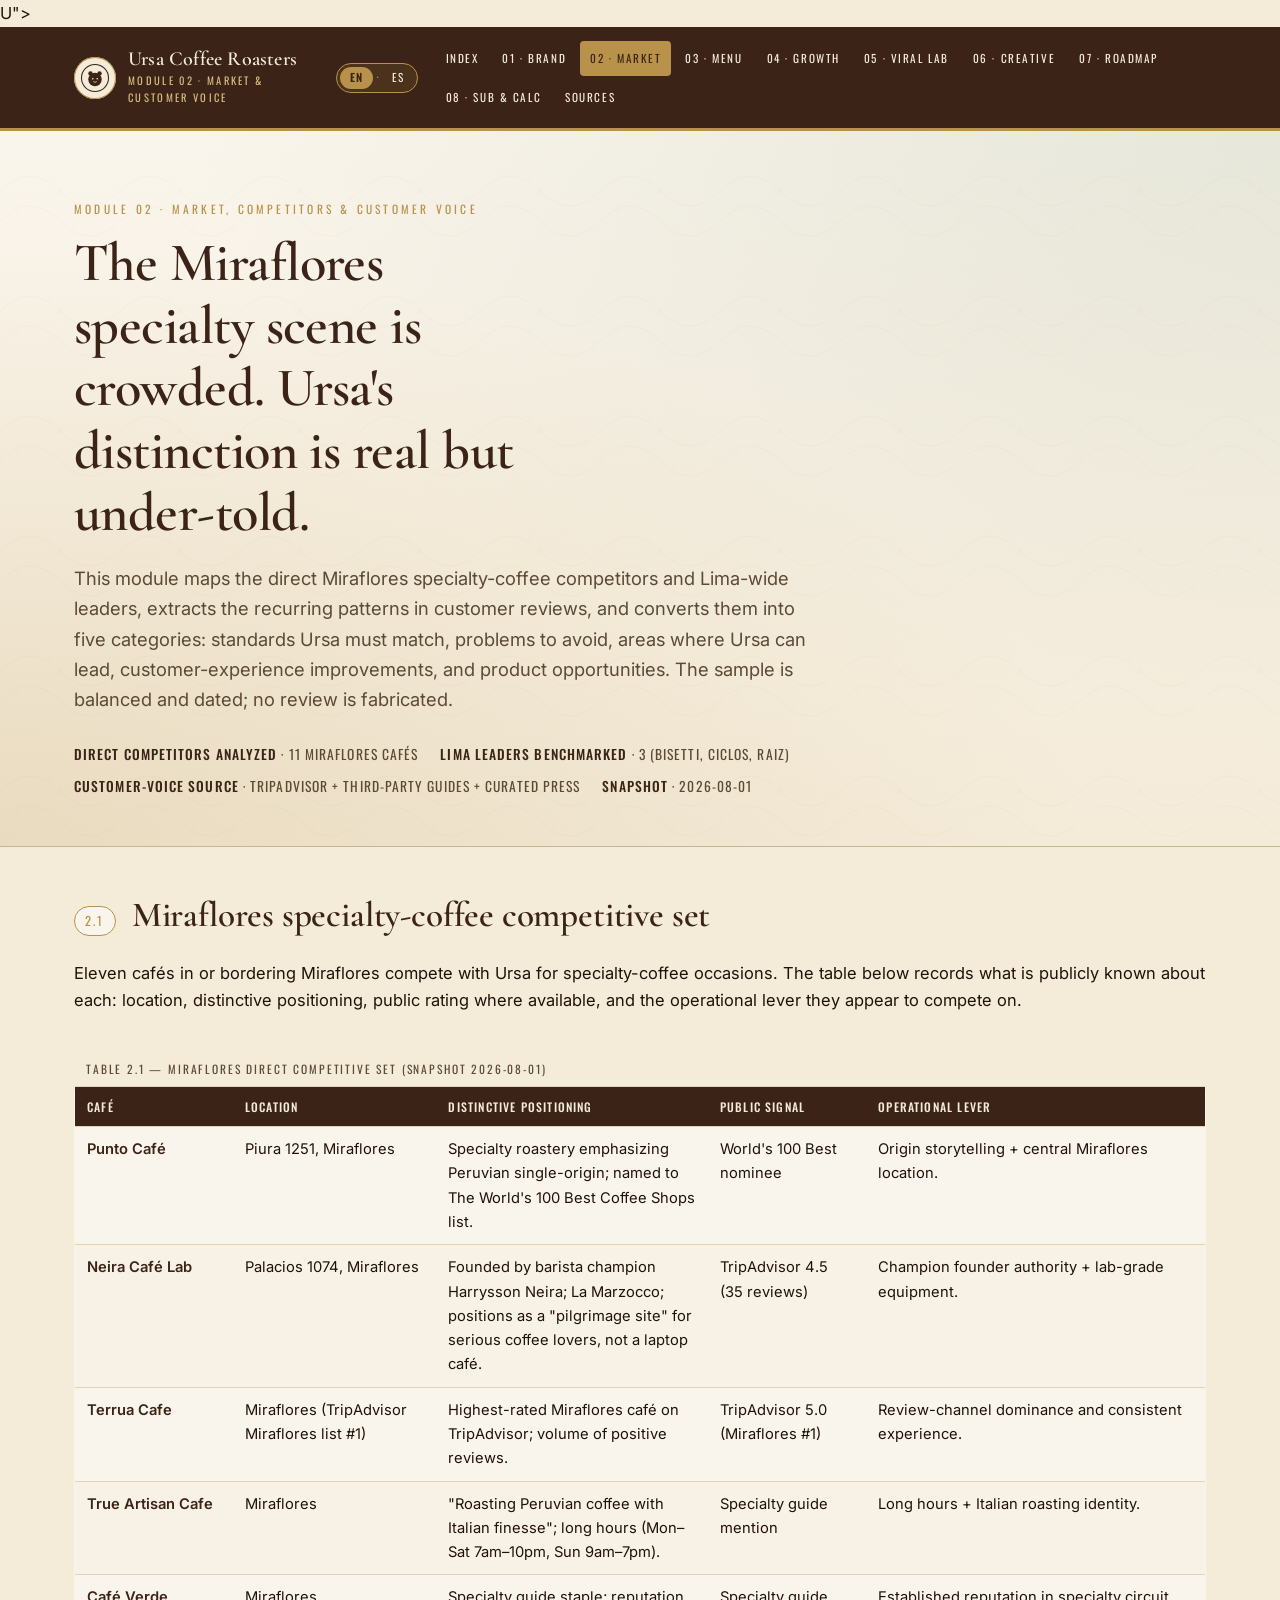
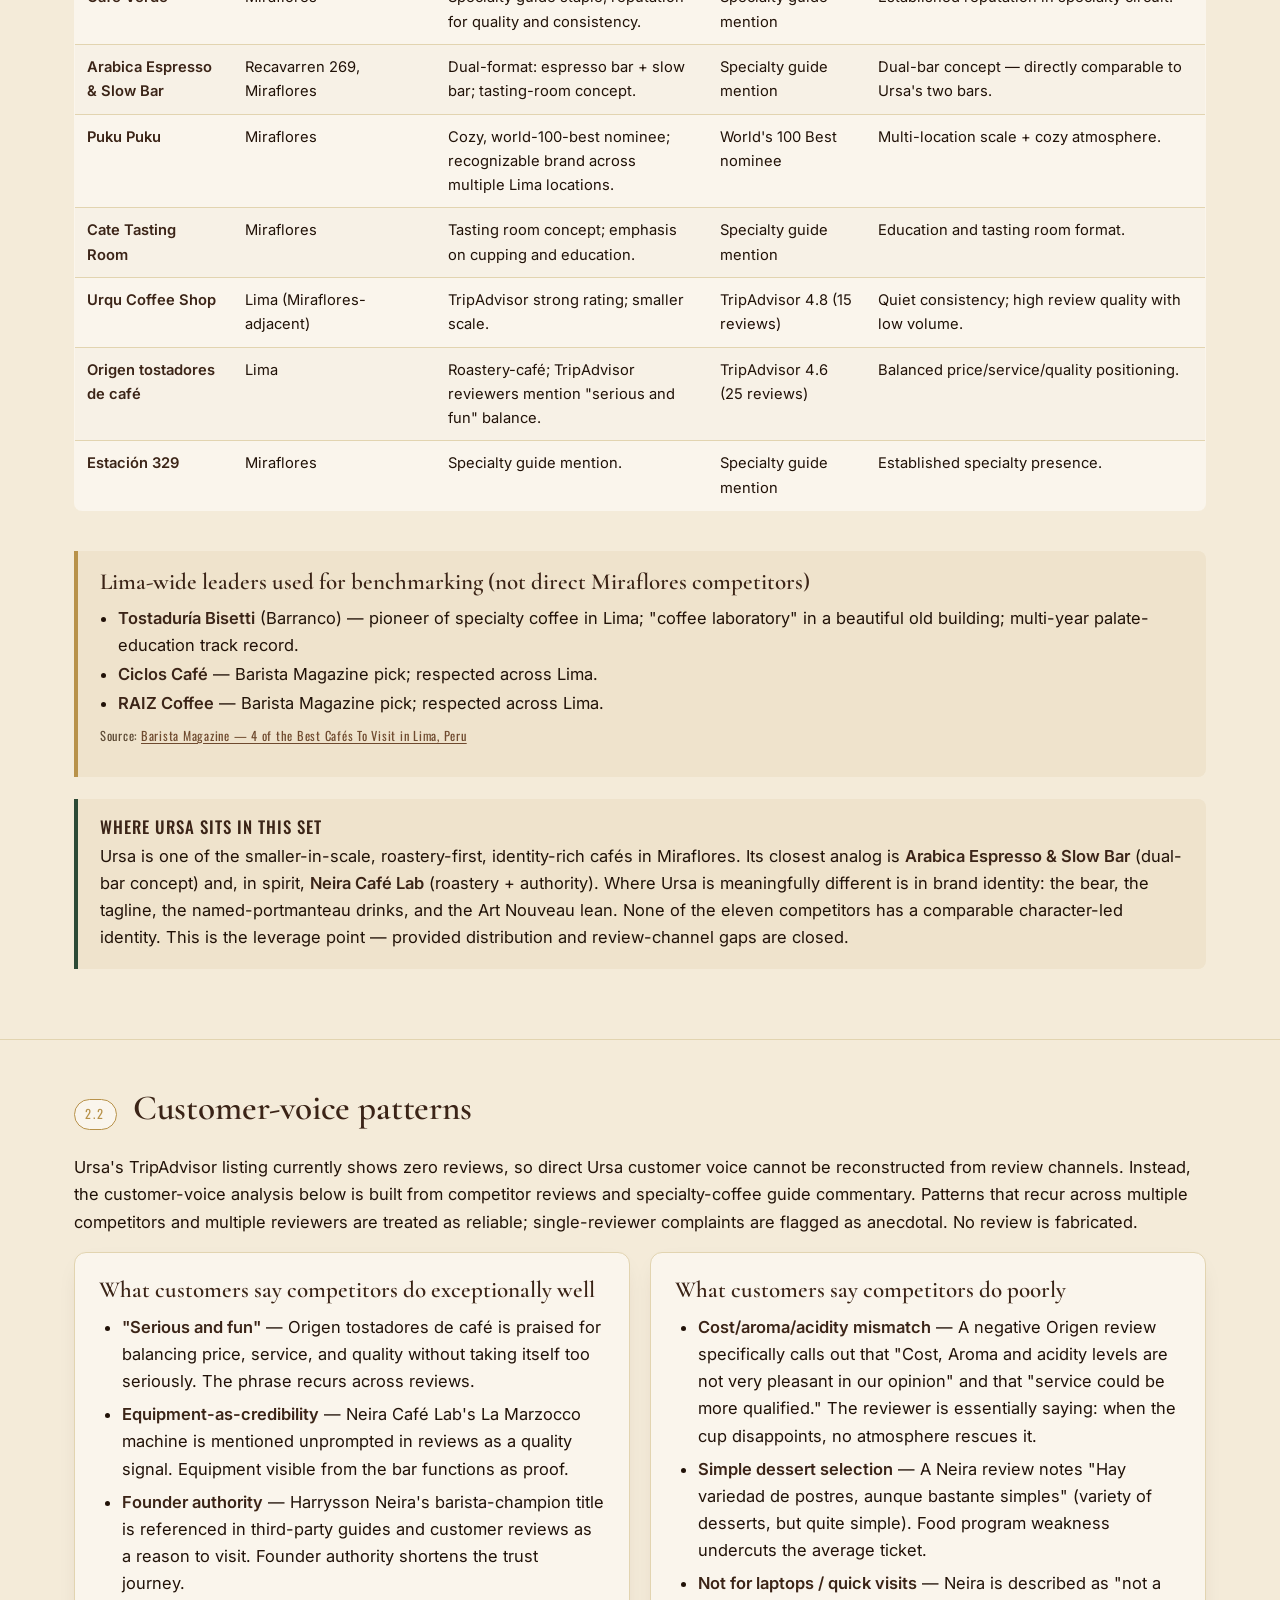
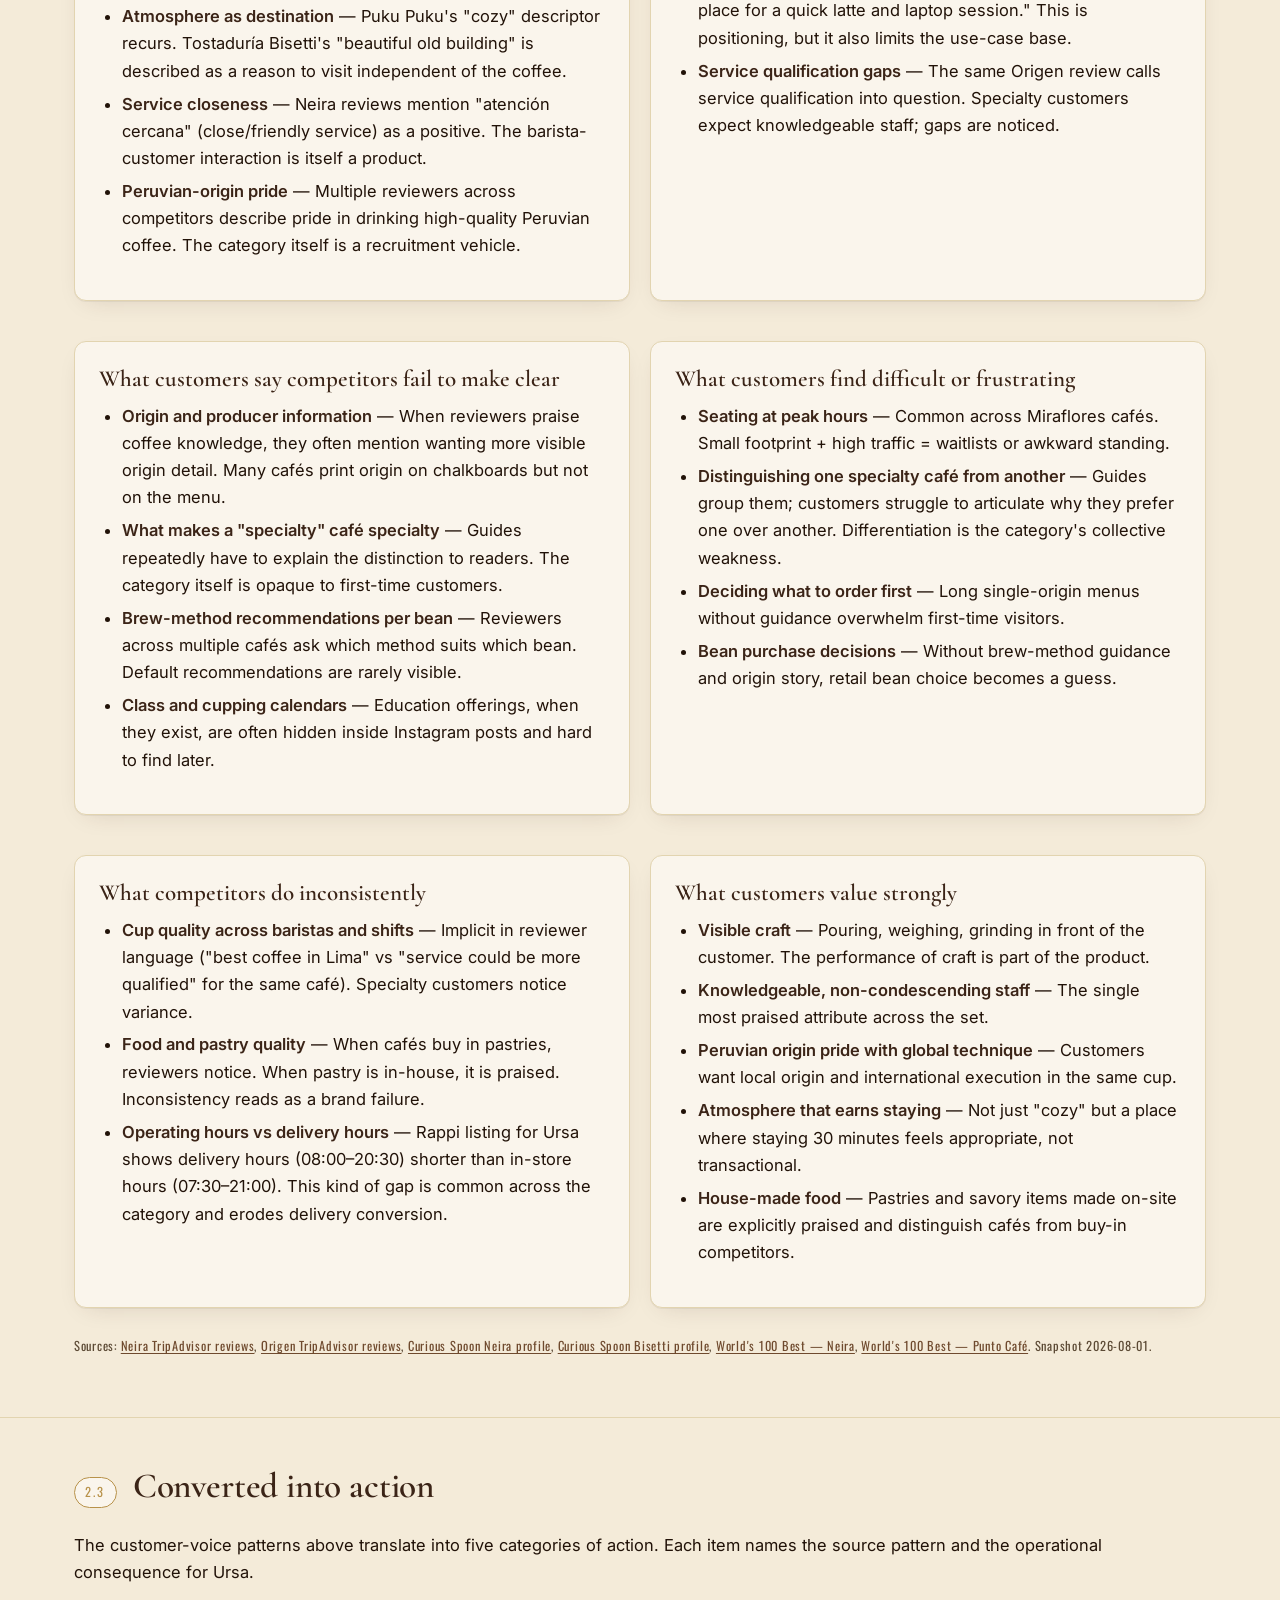
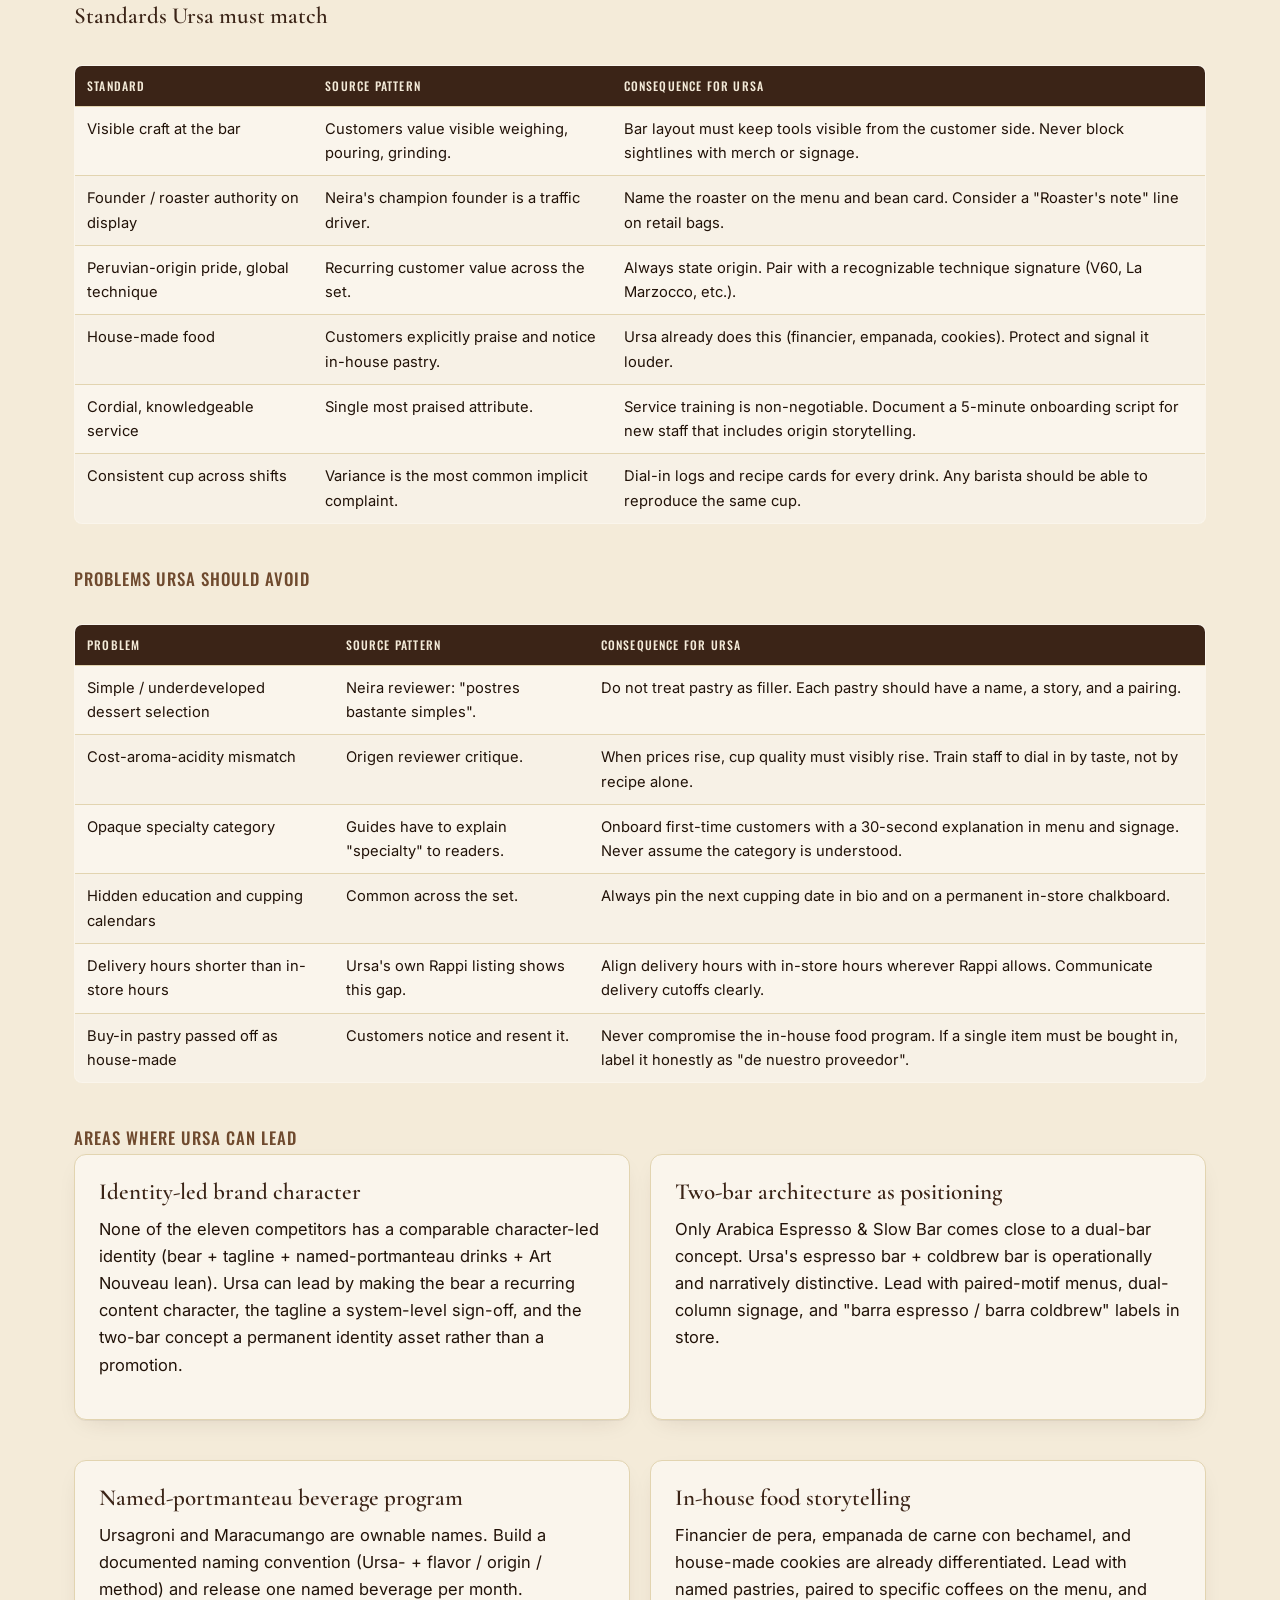
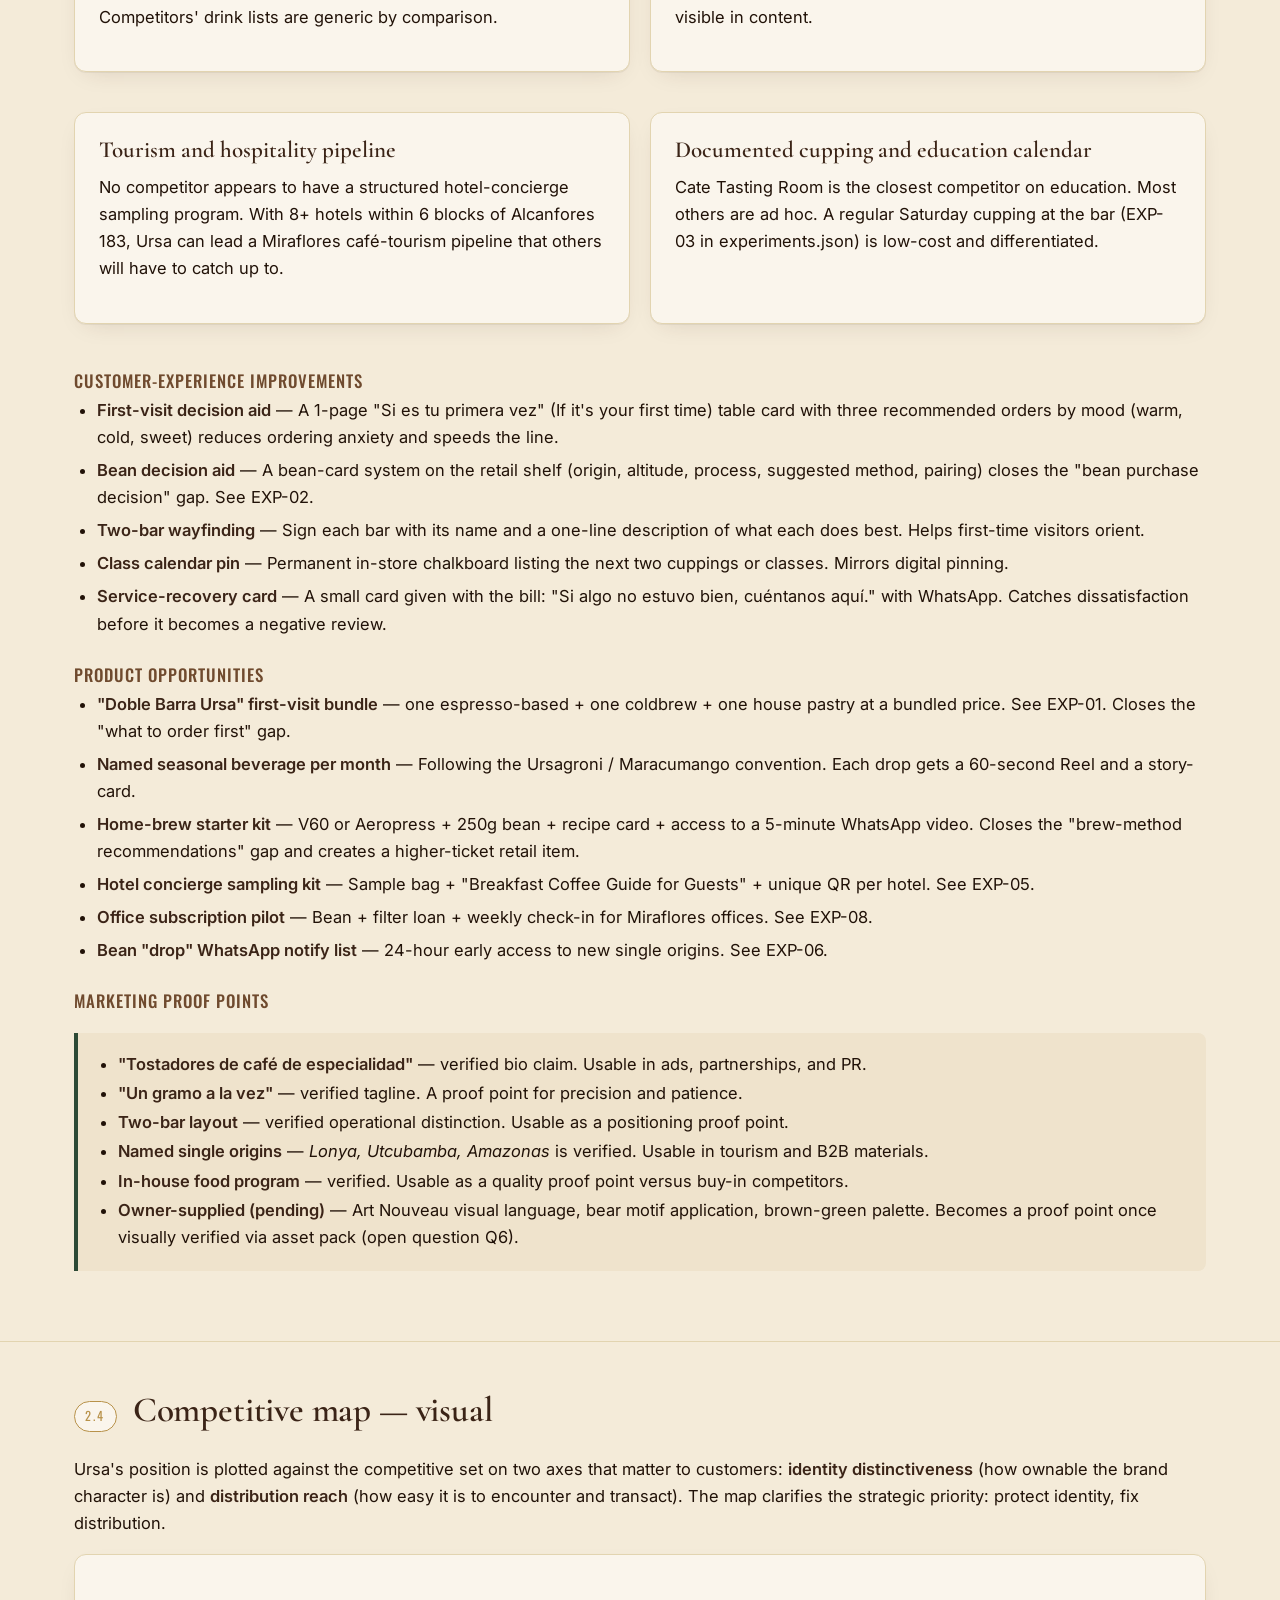
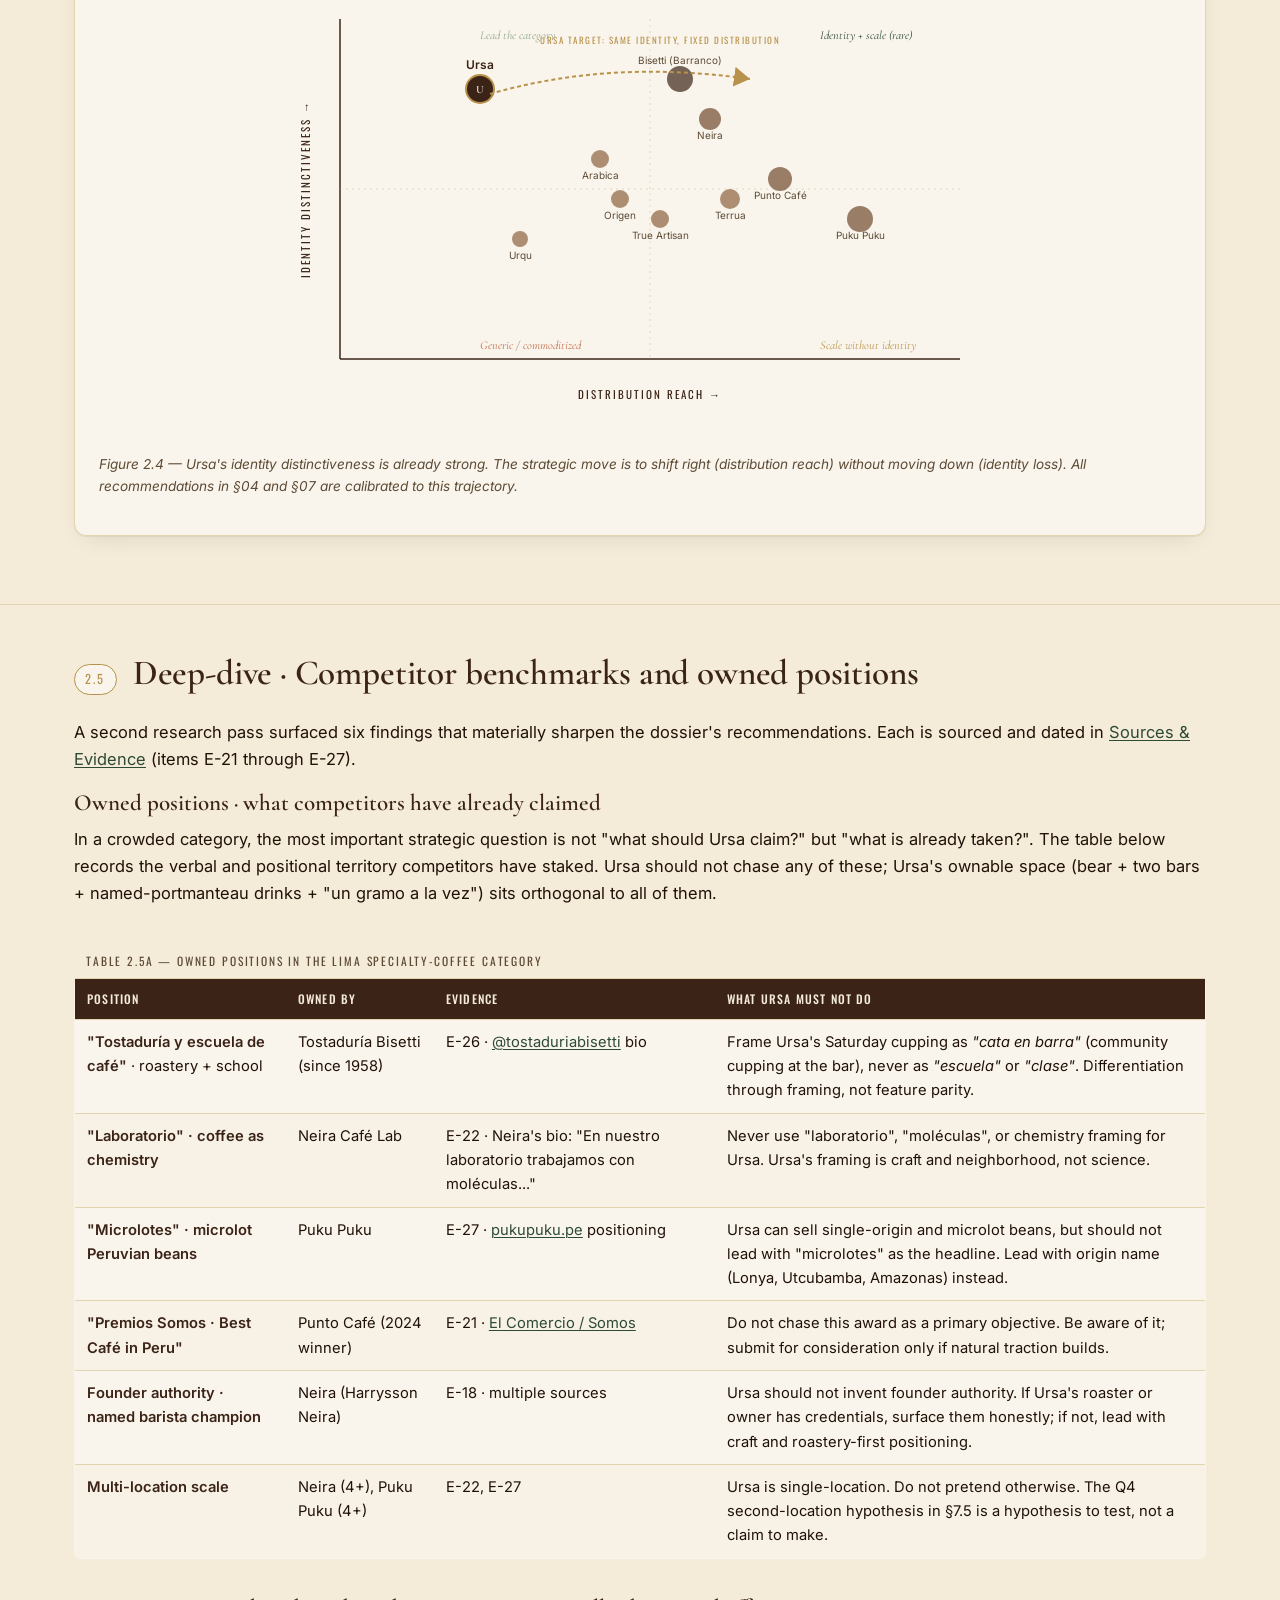
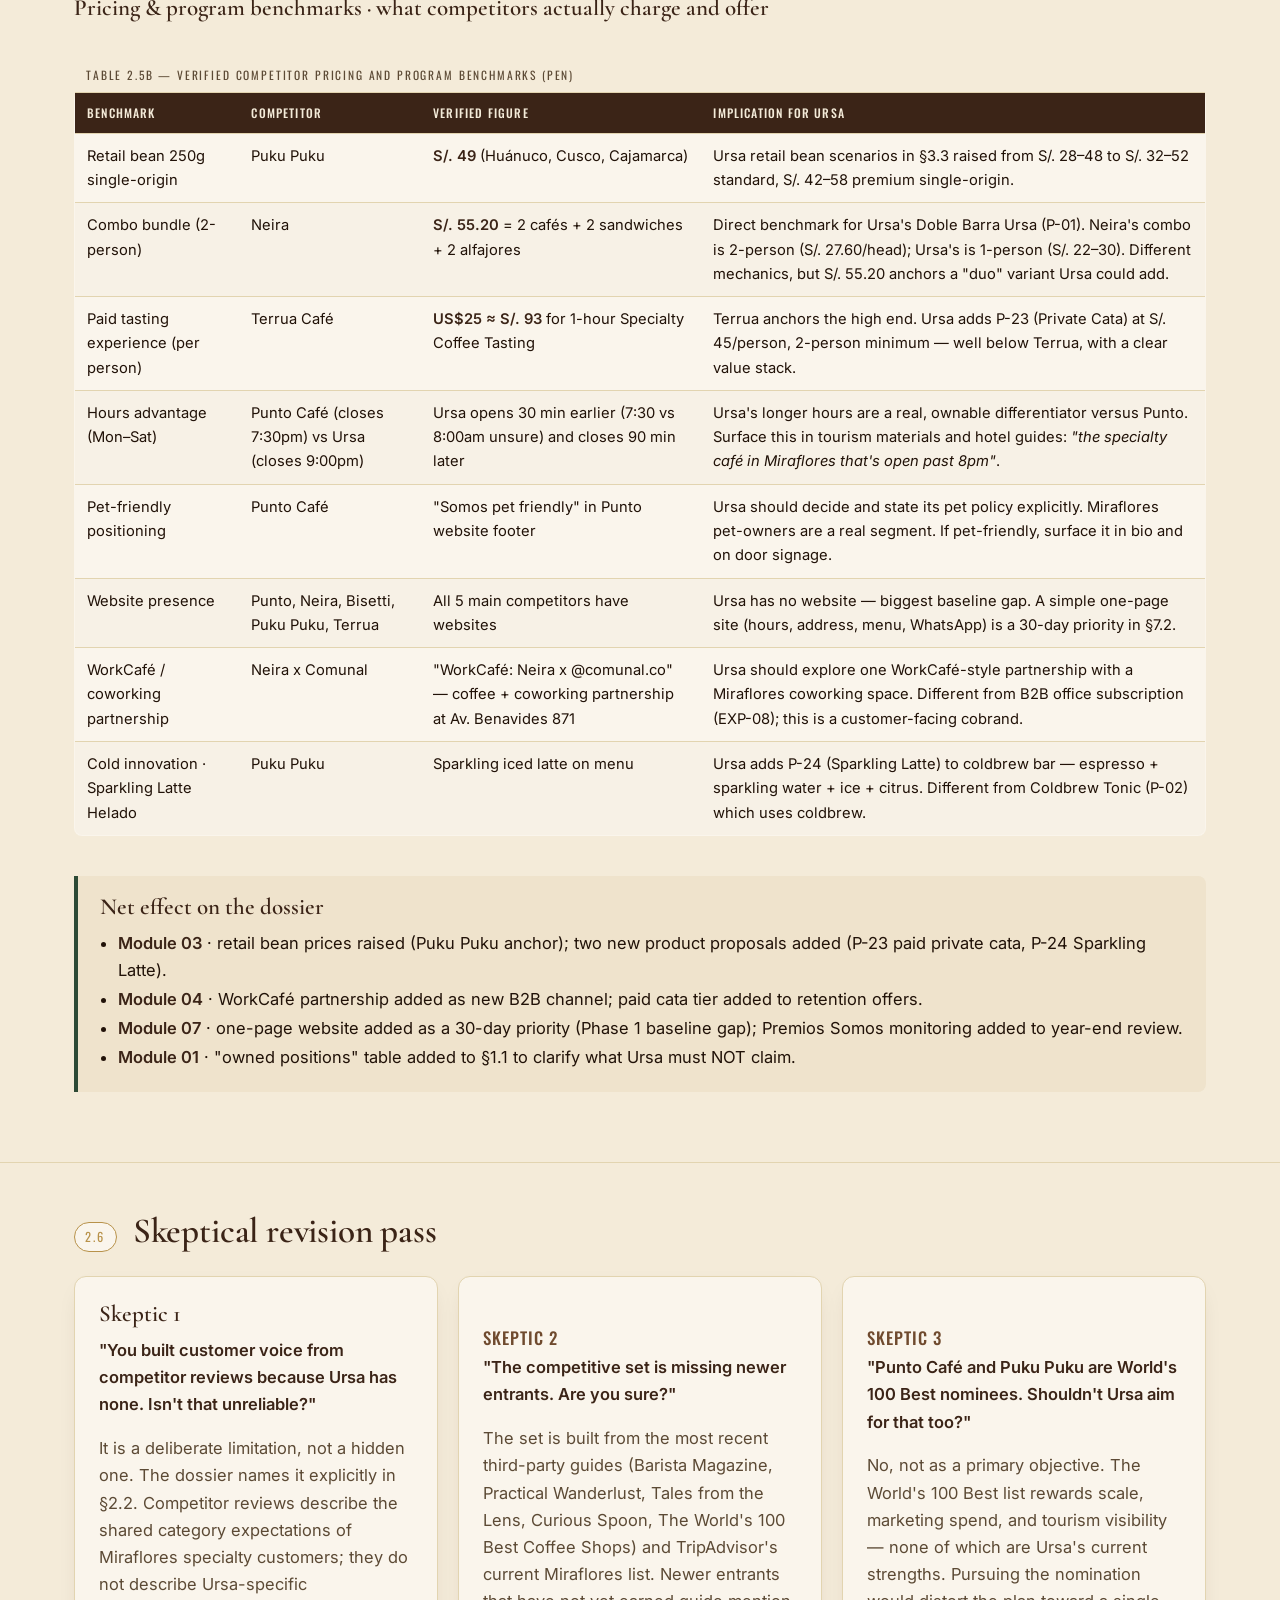
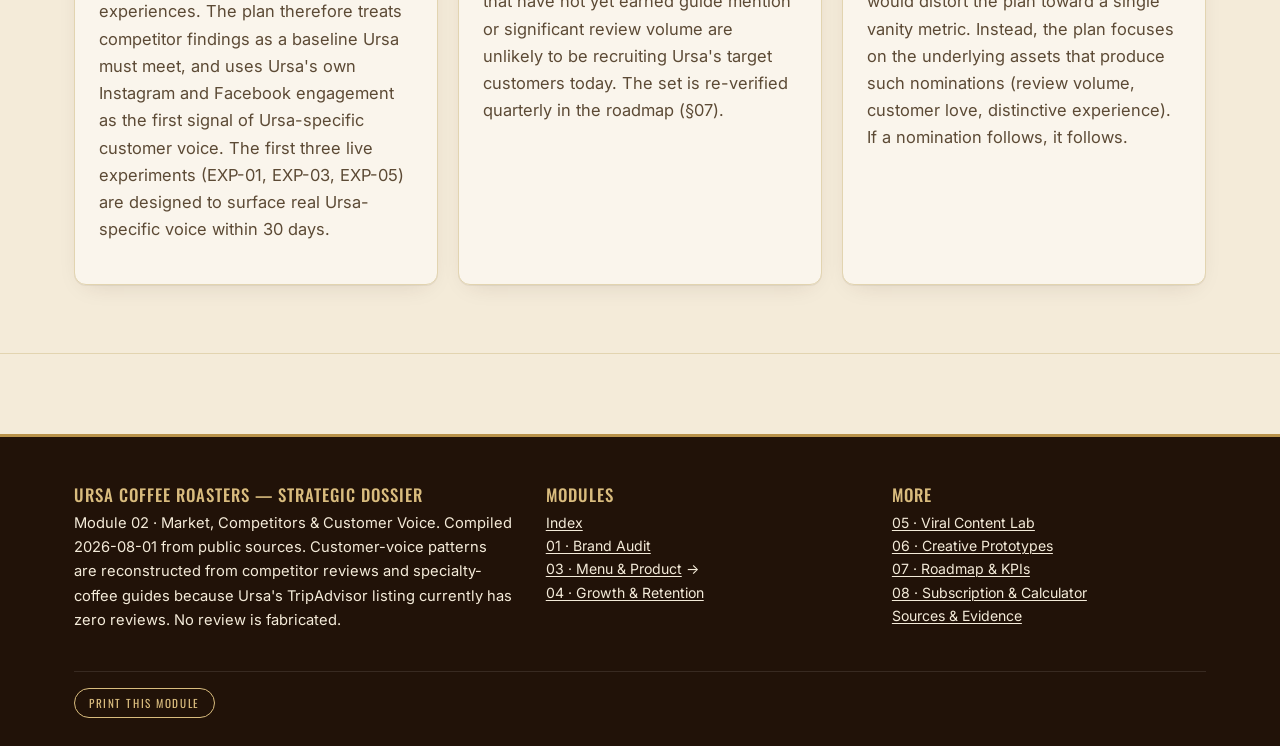
<file: dossier/02-market-competitors-and-customer-voice.html>
<!DOCTYPE html>
<html lang="en">
<head>
<meta charset="UTF-8">
<meta name="viewport" content="width=device-width, initial-scale=1.0">
<title>02 · Market, Competitors &amp; Customer Voice — Ursa Coffee Roasters Dossier</title>
<meta name="description" content="Direct Miraflores specialty-coffee competitors and Lima-wide leaders analyzed against Ursa. Customer-voice patterns translated into standards Ursa must match, problems to avoid, and areas where Ursa can lead.">
<link rel="stylesheet" href="assets/ursa.css">
<link rel="icon" href="data:image/svg+xml,<svg xmlns='http://www.w3.org/2000/svg' viewBox='0 0 32 32' aria-hidden="true"><circle cx='16' cy='16' r='15' fill='%233B2417'/><circle cx='16' cy='16' r='13' fill='none' stroke='%23B8924A' stroke-width='1'/><text x='16' y='22' font-family='Georgia' font-size='16' fill='%23F4EBD9' text-anchor='middle'>U</text></svg>">
</head>
<body>

<header class="ursa-header">
  <div class="ursa-header__row">
    <a href="index.html" style="display:flex; gap:12px; align-items:center; text-decoration:none;">
      <span class="ursa-mark" aria-hidden="true">
        <svg viewBox="0 0 40 40" role="img" aria-label="Ursa mark">
          <circle cx="20" cy="20" r="18" fill="none" stroke="#3B2417" stroke-width="1.4"/>
          <circle cx="14" cy="14" r="3" fill="#3B2417"/>
          <circle cx="26" cy="14" r="3" fill="#3B2417"/>
          <circle cx="20" cy="22" r="9" fill="#3B2417"/>
          <circle cx="17" cy="21" r="1.1" fill="#F4EBD9"/>
          <circle cx="23" cy="21" r="1.1" fill="#F4EBD9"/>
          <path d="M18 25 Q20 27 22 25" stroke="#F4EBD9" stroke-width="0.9" fill="none" stroke-linecap="round"/>
        </svg>
      </span>
      <span>
        <div class="ursa-header__title">Ursa Coffee Roasters</div>
        <div class="ursa-header__sub">Module 02 · Market &amp; Customer Voice</div>
      </span>
    </a>
    <div class="ursa-lang-toggle" role="group" aria-label="Language">
      <a href="02-market-competitors-and-customer-voice.html" class="ursa-lang-toggle__btn" aria-current="true" lang="en">EN</a>
      <span class="ursa-lang-toggle__sep" aria-hidden="true">·</span>
      <a href="02-market-competitors-and-customer-voice.es.html" class="ursa-lang-toggle__btn" lang="es">ES</a>
    </div>
    <nav class="ursa-header__nav" aria-label="Dossier sections">
      <a href="index.html">Index</a>
      <a href="01-brand-audit-and-design-system.html">01 · Brand</a>
      <a href="02-market-competitors-and-customer-voice.html" aria-current="page">02 · Market</a>
      <a href="03-menu-and-product-development.html">03 · Menu</a>
      <a href="04-marketing-growth-and-retention-plan.html">04 · Growth</a>
      <a href="05-viral-content-laboratory.html">05 · Viral Lab</a>
      <a href="06-creative-campaign-prototypes.html">06 · Creative</a>
      <a href="07-implementation-roadmap-and-kpis.html">07 · Roadmap</a>
      <a href="08-subscription-economics-and-calculator.html">08 · Sub &amp; Calc</a>
      <a href="sources-and-evidence.html">Sources</a>
    </nav>
  </div>
</header>

<main>

<section class="ursa-hero">
  <div class="ursa-wrap">
    <span class="ursa-hero__eyebrow">Module 02 · Market, Competitors &amp; Customer Voice</span>
    <h1 class="ursa-hero__title">The Miraflores specialty scene is crowded. Ursa's distinction is real but under-told.</h1>
    <p class="ursa-hero__lede">This module maps the direct Miraflores specialty-coffee competitors and Lima-wide leaders, extracts the recurring patterns in customer reviews, and converts them into five categories: standards Ursa must match, problems to avoid, areas where Ursa can lead, customer-experience improvements, and product opportunities. The sample is balanced and dated; no review is fabricated.</p>
    <div class="ursa-hero__meta">
      <span><b>Direct competitors analyzed</b> · 11 Miraflores cafés</span>
      <span><b>Lima leaders benchmarked</b> · 3 (Bisetti, Ciclos, RAIZ)</span>
      <span><b>Customer-voice source</b> · TripAdvisor + third-party guides + curated press</span>
      <span><b>Snapshot</b> · 2026-08-01</span>
    </div>
  </div>
</section>

<section class="ursa-section">
  <div class="ursa-wrap">
    <div class="ursa-section__head">
      <span class="ursa-section__num">2.1</span>
      <h2 class="ursa-section__title">Miraflores specialty-coffee competitive set</h2>
    </div>

    <p>Eleven cafés in or bordering Miraflores compete with Ursa for specialty-coffee occasions. The table below records what is publicly known about each: location, distinctive positioning, public rating where available, and the operational lever they appear to compete on.</p>

    <div class="ursa-table-wrap">
    <table class="ursa-table">
      <caption>Table 2.1 — Miraflores direct competitive set (snapshot 2026-08-01)</caption>
      <thead>
        <tr>
          <th style="width:14%">Café</th>
          <th style="width:18%">Location</th>
          <th style="width:24%">Distinctive positioning</th>
          <th style="width:14%">Public signal</th>
          <th>Operational lever</th>
        </tr>
      </thead>
      <tbody>
        <tr><td><strong>Punto Café</strong></td><td>Piura 1251, Miraflores</td><td>Specialty roastery emphasizing Peruvian single-origin; named to The World's 100 Best Coffee Shops list.</td><td>World's 100 Best nominee</td><td>Origin storytelling + central Miraflores location.</td></tr>
        <tr><td><strong>Neira Café Lab</strong></td><td>Palacios 1074, Miraflores</td><td>Founded by barista champion Harrysson Neira; La Marzocco; positions as a "pilgrimage site" for serious coffee lovers, not a laptop café.</td><td>TripAdvisor 4.5 (35 reviews)</td><td>Champion founder authority + lab-grade equipment.</td></tr>
        <tr><td><strong>Terrua Cafe</strong></td><td>Miraflores (TripAdvisor Miraflores list #1)</td><td>Highest-rated Miraflores café on TripAdvisor; volume of positive reviews.</td><td>TripAdvisor 5.0 (Miraflores #1)</td><td>Review-channel dominance and consistent experience.</td></tr>
        <tr><td><strong>True Artisan Cafe</strong></td><td>Miraflores</td><td>"Roasting Peruvian coffee with Italian finesse"; long hours (Mon–Sat 7am–10pm, Sun 9am–7pm).</td><td>Specialty guide mention</td><td>Long hours + Italian roasting identity.</td></tr>
        <tr><td><strong>Café Verde</strong></td><td>Miraflores</td><td>Specialty guide staple; reputation for quality and consistency.</td><td>Specialty guide mention</td><td>Established reputation in specialty circuit.</td></tr>
        <tr><td><strong>Arabica Espresso &amp; Slow Bar</strong></td><td>Recavarren 269, Miraflores</td><td>Dual-format: espresso bar + slow bar; tasting-room concept.</td><td>Specialty guide mention</td><td>Dual-bar concept — directly comparable to Ursa's two bars.</td></tr>
        <tr><td><strong>Puku Puku</strong></td><td>Miraflores</td><td>Cozy, world-100-best nominee; recognizable brand across multiple Lima locations.</td><td>World's 100 Best nominee</td><td>Multi-location scale + cozy atmosphere.</td></tr>
        <tr><td><strong>Cate Tasting Room</strong></td><td>Miraflores</td><td>Tasting room concept; emphasis on cupping and education.</td><td>Specialty guide mention</td><td>Education and tasting room format.</td></tr>
        <tr><td><strong>Urqu Coffee Shop</strong></td><td>Lima (Miraflores-adjacent)</td><td>TripAdvisor strong rating; smaller scale.</td><td>TripAdvisor 4.8 (15 reviews)</td><td>Quiet consistency; high review quality with low volume.</td></tr>
        <tr><td><strong>Origen tostadores de café</strong></td><td>Lima</td><td>Roastery-café; TripAdvisor reviewers mention "serious and fun" balance.</td><td>TripAdvisor 4.6 (25 reviews)</td><td>Balanced price/service/quality positioning.</td></tr>
        <tr><td><strong>Estación 329</strong></td><td>Miraflores</td><td>Specialty guide mention.</td><td>Specialty guide mention</td><td>Established specialty presence.</td></tr>
      </tbody>
    </table>
    </div>

    <div class="ursa-callout">
      <h3>Lima-wide leaders used for benchmarking (not direct Miraflores competitors)</h3>
      <ul class="list-tight" style="margin:0">
        <li><strong>Tostaduría Bisetti</strong> (Barranco) — pioneer of specialty coffee in Lima; "coffee laboratory" in a beautiful old building; multi-year palate-education track record.</li>
        <li><strong>Ciclos Café</strong> — Barista Magazine pick; respected across Lima.</li>
        <li><strong>RAIZ Coffee</strong> — Barista Magazine pick; respected across Lima.</li>
      </ul>
      <p class="ursa-cite">Source: <a href="https://www.baristamagazine.com/4-of-the-best-cafes-to-visit-in-lima-peru">Barista Magazine — 4 of the Best Cafés To Visit in Lima, Peru</a></p>
    </div>

    <div class="ursa-callout ursa-callout--forest">
      <h4>Where Ursa sits in this set</h4>
      <p style="margin:0">Ursa is one of the smaller-in-scale, roastery-first, identity-rich cafés in Miraflores. Its closest analog is <strong>Arabica Espresso &amp; Slow Bar</strong> (dual-bar concept) and, in spirit, <strong>Neira Café Lab</strong> (roastery + authority). Where Ursa is meaningfully different is in brand identity: the bear, the tagline, the named-portmanteau drinks, and the Art Nouveau lean. None of the eleven competitors has a comparable character-led identity. This is the leverage point — provided distribution and review-channel gaps are closed.</p>
    </div>
  </div>
</section>

<section class="ursa-section">
  <div class="ursa-wrap">
    <div class="ursa-section__head">
      <span class="ursa-section__num">2.2</span>
      <h2 class="ursa-section__title">Customer-voice patterns</h2>
    </div>

    <p>Ursa's TripAdvisor listing currently shows zero reviews, so direct Ursa customer voice cannot be reconstructed from review channels. Instead, the customer-voice analysis below is built from competitor reviews and specialty-coffee guide commentary. Patterns that recur across multiple competitors and multiple reviewers are treated as reliable; single-reviewer complaints are flagged as anecdotal. No review is fabricated.</p>

    <div class="ursa-grid ursa-grid--2">
      <div class="ursa-card">
        <h3 class="ursa-card__title">What customers say competitors do exceptionally well</h3>
        <ul>
          <li><strong>"Serious and fun"</strong> — Origen tostadores de café is praised for balancing price, service, and quality without taking itself too seriously. The phrase recurs across reviews.</li>
          <li><strong>Equipment-as-credibility</strong> — Neira Café Lab's La Marzocco machine is mentioned unprompted in reviews as a quality signal. Equipment visible from the bar functions as proof.</li>
          <li><strong>Founder authority</strong> — Harrysson Neira's barista-champion title is referenced in third-party guides and customer reviews as a reason to visit. Founder authority shortens the trust journey.</li>
          <li><strong>Atmosphere as destination</strong> — Puku Puku's "cozy" descriptor recurs. Tostaduría Bisetti's "beautiful old building" is described as a reason to visit independent of the coffee.</li>
          <li><strong>Service closeness</strong> — Neira reviews mention "atención cercana" (close/friendly service) as a positive. The barista-customer interaction is itself a product.</li>
          <li><strong>Peruvian-origin pride</strong> — Multiple reviewers across competitors describe pride in drinking high-quality Peruvian coffee. The category itself is a recruitment vehicle.</li>
        </ul>
      </div>
      <div class="ursa-card">
        <h3 class="ursa-card__title">What customers say competitors do poorly</h3>
        <ul>
          <li><strong>Cost/aroma/acidity mismatch</strong> — A negative Origen review specifically calls out that "Cost, Aroma and acidity levels are not very pleasant in our opinion" and that "service could be more qualified." The reviewer is essentially saying: when the cup disappoints, no atmosphere rescues it.</li>
          <li><strong>Simple dessert selection</strong> — A Neira review notes "Hay variedad de postres, aunque bastante simples" (variety of desserts, but quite simple). Food program weakness undercuts the average ticket.</li>
          <li><strong>Not for laptops / quick visits</strong> — Neira is described as "not a place for a quick latte and laptop session." This is positioning, but it also limits the use-case base.</li>
          <li><strong>Service qualification gaps</strong> — The same Origen review calls service qualification into question. Specialty customers expect knowledgeable staff; gaps are noticed.</li>
        </ul>
      </div>
      <div class="ursa-card">
        <h3 class="ursa-card__title">What customers say competitors fail to make clear</h3>
        <ul>
          <li><strong>Origin and producer information</strong> — When reviewers praise coffee knowledge, they often mention wanting more visible origin detail. Many cafés print origin on chalkboards but not on the menu.</li>
          <li><strong>What makes a "specialty" café specialty</strong> — Guides repeatedly have to explain the distinction to readers. The category itself is opaque to first-time customers.</li>
          <li><strong>Brew-method recommendations per bean</strong> — Reviewers across multiple cafés ask which method suits which bean. Default recommendations are rarely visible.</li>
          <li><strong>Class and cupping calendars</strong> — Education offerings, when they exist, are often hidden inside Instagram posts and hard to find later.</li>
        </ul>
      </div>
      <div class="ursa-card">
        <h3 class="ursa-card__title">What customers find difficult or frustrating</h3>
        <ul>
          <li><strong>Seating at peak hours</strong> — Common across Miraflores cafés. Small footprint + high traffic = waitlists or awkward standing.</li>
          <li><strong>Distinguishing one specialty café from another</strong> — Guides group them; customers struggle to articulate why they prefer one over another. Differentiation is the category's collective weakness.</li>
          <li><strong>Deciding what to order first</strong> — Long single-origin menus without guidance overwhelm first-time visitors.</li>
          <li><strong>Bean purchase decisions</strong> — Without brew-method guidance and origin story, retail bean choice becomes a guess.</li>
        </ul>
      </div>
      <div class="ursa-card">
        <h3 class="ursa-card__title">What competitors do inconsistently</h3>
        <ul>
          <li><strong>Cup quality across baristas and shifts</strong> — Implicit in reviewer language ("best coffee in Lima" vs "service could be more qualified" for the same café). Specialty customers notice variance.</li>
          <li><strong>Food and pastry quality</strong> — When cafés buy in pastries, reviewers notice. When pastry is in-house, it is praised. Inconsistency reads as a brand failure.</li>
          <li><strong>Operating hours vs delivery hours</strong> — Rappi listing for Ursa shows delivery hours (08:00–20:30) shorter than in-store hours (07:30–21:00). This kind of gap is common across the category and erodes delivery conversion.</li>
        </ul>
      </div>
      <div class="ursa-card">
        <h3 class="ursa-card__title">What customers value strongly</h3>
        <ul>
          <li><strong>Visible craft</strong> — Pouring, weighing, grinding in front of the customer. The performance of craft is part of the product.</li>
          <li><strong>Knowledgeable, non-condescending staff</strong> — The single most praised attribute across the set.</li>
          <li><strong>Peruvian origin pride with global technique</strong> — Customers want local origin and international execution in the same cup.</li>
          <li><strong>Atmosphere that earns staying</strong> — Not just "cozy" but a place where staying 30 minutes feels appropriate, not transactional.</li>
          <li><strong>House-made food</strong> — Pastries and savory items made on-site are explicitly praised and distinguish cafés from buy-in competitors.</li>
        </ul>
      </div>
    </div>

    <p class="ursa-cite">Sources: <a href="https://www.tripadvisor.es/Restaurant_Review-g294316-d12719100-Reviews-Neira_Cafe_Lab-Lima_Lima_Region.html">Neira TripAdvisor reviews</a>, <a href="https://www.tripadvisor.com/Restaurant_Review-g294316-d4611536-Reviews-Origen_tostadores_de_cafe-Lima_Lima_Region.html">Origen TripAdvisor reviews</a>, <a href="https://curiousspoon.app/spot/lima/neira-cafe-lab">Curious Spoon Neira profile</a>, <a href="https://curiousspoon.app/spot/lima/tostaduria-bisetti">Curious Spoon Bisetti profile</a>, <a href="https://theworlds100bestcoffeeshops.com/locales-south/neira-cafe-lab">World's 100 Best — Neira</a>, <a href="https://theworlds100bestcoffeeshops.com/locales-south/punto-cafe">World's 100 Best — Punto Café</a>. Snapshot 2026-08-01.</p>
  </div>
</section>

<section class="ursa-section">
  <div class="ursa-wrap">
    <div class="ursa-section__head">
      <span class="ursa-section__num">2.3</span>
      <h2 class="ursa-section__title">Converted into action</h2>
    </div>

    <p>The customer-voice patterns above translate into five categories of action. Each item names the source pattern and the operational consequence for Ursa.</p>

    <h3>Standards Ursa must match</h3>
    <div class="ursa-table-wrap">
    <table class="ursa-table">
      <thead><tr><th>Standard</th><th>Source pattern</th><th>Consequence for Ursa</th></tr></thead>
      <tbody>
        <tr><td>Visible craft at the bar</td><td>Customers value visible weighing, pouring, grinding.</td><td>Bar layout must keep tools visible from the customer side. Never block sightlines with merch or signage.</td></tr>
        <tr><td>Founder / roaster authority on display</td><td>Neira's champion founder is a traffic driver.</td><td>Name the roaster on the menu and bean card. Consider a "Roaster's note" line on retail bags.</td></tr>
        <tr><td>Peruvian-origin pride, global technique</td><td>Recurring customer value across the set.</td><td>Always state origin. Pair with a recognizable technique signature (V60, La Marzocco, etc.).</td></tr>
        <tr><td>House-made food</td><td>Customers explicitly praise and notice in-house pastry.</td><td>Ursa already does this (financier, empanada, cookies). Protect and signal it louder.</td></tr>
        <tr><td>Cordial, knowledgeable service</td><td>Single most praised attribute.</td><td>Service training is non-negotiable. Document a 5-minute onboarding script for new staff that includes origin storytelling.</td></tr>
        <tr><td>Consistent cup across shifts</td><td>Variance is the most common implicit complaint.</td><td>Dial-in logs and recipe cards for every drink. Any barista should be able to reproduce the same cup.</td></tr>
      </tbody>
    </table>
    </div>

    <h4>Problems Ursa should avoid</h4>
    <div class="ursa-table-wrap">
    <table class="ursa-table">
      <thead><tr><th>Problem</th><th>Source pattern</th><th>Consequence for Ursa</th></tr></thead>
      <tbody>
        <tr><td>Simple / underdeveloped dessert selection</td><td>Neira reviewer: "postres bastante simples".</td><td>Do not treat pastry as filler. Each pastry should have a name, a story, and a pairing.</td></tr>
        <tr><td>Cost-aroma-acidity mismatch</td><td>Origen reviewer critique.</td><td>When prices rise, cup quality must visibly rise. Train staff to dial in by taste, not by recipe alone.</td></tr>
        <tr><td>Opaque specialty category</td><td>Guides have to explain "specialty" to readers.</td><td>Onboard first-time customers with a 30-second explanation in menu and signage. Never assume the category is understood.</td></tr>
        <tr><td>Hidden education and cupping calendars</td><td>Common across the set.</td><td>Always pin the next cupping date in bio and on a permanent in-store chalkboard.</td></tr>
        <tr><td>Delivery hours shorter than in-store hours</td><td>Ursa's own Rappi listing shows this gap.</td><td>Align delivery hours with in-store hours wherever Rappi allows. Communicate delivery cutoffs clearly.</td></tr>
        <tr><td>Buy-in pastry passed off as house-made</td><td>Customers notice and resent it.</td><td>Never compromise the in-house food program. If a single item must be bought in, label it honestly as "de nuestro proveedor".</td></tr>
      </tbody>
    </table>
    </div>

    <h4>Areas where Ursa can lead</h4>
    <div class="ursa-grid ursa-grid--2">
      <div class="ursa-card">
        <h3 class="ursa-card__title">Identity-led brand character</h3>
        <p>None of the eleven competitors has a comparable character-led identity (bear + tagline + named-portmanteau drinks + Art Nouveau lean). Ursa can lead by making the bear a recurring content character, the tagline a system-level sign-off, and the two-bar concept a permanent identity asset rather than a promotion.</p>
      </div>
      <div class="ursa-card">
        <h3 class="ursa-card__title">Two-bar architecture as positioning</h3>
        <p>Only Arabica Espresso &amp; Slow Bar comes close to a dual-bar concept. Ursa's espresso bar + coldbrew bar is operationally and narratively distinctive. Lead with paired-motif menus, dual-column signage, and "barra espresso / barra coldbrew" labels in store.</p>
      </div>
      <div class="ursa-card">
        <h3 class="ursa-card__title">Named-portmanteau beverage program</h3>
        <p>Ursagroni and Maracumango are ownable names. Build a documented naming convention (Ursa- + flavor / origin / method) and release one named beverage per month. Competitors' drink lists are generic by comparison.</p>
      </div>
      <div class="ursa-card">
        <h3 class="ursa-card__title">In-house food storytelling</h3>
        <p>Financier de pera, empanada de carne con bechamel, and house-made cookies are already differentiated. Lead with named pastries, paired to specific coffees on the menu, and visible in content.</p>
      </div>
      <div class="ursa-card">
        <h3 class="ursa-card__title">Tourism and hospitality pipeline</h3>
        <p>No competitor appears to have a structured hotel-concierge sampling program. With 8+ hotels within 6 blocks of Alcanfores 183, Ursa can lead a Miraflores café-tourism pipeline that others will have to catch up to.</p>
      </div>
      <div class="ursa-card">
        <h3 class="ursa-card__title">Documented cupping and education calendar</h3>
        <p>Cate Tasting Room is the closest competitor on education. Most others are ad hoc. A regular Saturday cupping at the bar (EXP-03 in experiments.json) is low-cost and differentiated.</p>
      </div>
    </div>

    <h4>Customer-experience improvements</h4>
    <ul>
      <li><strong>First-visit decision aid</strong> — A 1-page "Si es tu primera vez" (If it's your first time) table card with three recommended orders by mood (warm, cold, sweet) reduces ordering anxiety and speeds the line.</li>
      <li><strong>Bean decision aid</strong> — A bean-card system on the retail shelf (origin, altitude, process, suggested method, pairing) closes the "bean purchase decision" gap. See EXP-02.</li>
      <li><strong>Two-bar wayfinding</strong> — Sign each bar with its name and a one-line description of what each does best. Helps first-time visitors orient.</li>
      <li><strong>Class calendar pin</strong> — Permanent in-store chalkboard listing the next two cuppings or classes. Mirrors digital pinning.</li>
      <li><strong>Service-recovery card</strong> — A small card given with the bill: "Si algo no estuvo bien, cuéntanos aquí." with WhatsApp. Catches dissatisfaction before it becomes a negative review.</li>
    </ul>

    <h4>Product opportunities</h4>
    <ul>
      <li><strong>"Doble Barra Ursa" first-visit bundle</strong> — one espresso-based + one coldbrew + one house pastry at a bundled price. See EXP-01. Closes the "what to order first" gap.</li>
      <li><strong>Named seasonal beverage per month</strong> — Following the Ursagroni / Maracumango convention. Each drop gets a 60-second Reel and a story-card.</li>
      <li><strong>Home-brew starter kit</strong> — V60 or Aeropress + 250g bean + recipe card + access to a 5-minute WhatsApp video. Closes the "brew-method recommendations" gap and creates a higher-ticket retail item.</li>
      <li><strong>Hotel concierge sampling kit</strong> — Sample bag + "Breakfast Coffee Guide for Guests" + unique QR per hotel. See EXP-05.</li>
      <li><strong>Office subscription pilot</strong> — Bean + filter loan + weekly check-in for Miraflores offices. See EXP-08.</li>
      <li><strong>Bean "drop" WhatsApp notify list</strong> — 24-hour early access to new single origins. See EXP-06.</li>
    </ul>

    <h4>Marketing proof points</h4>
    <div class="ursa-callout ursa-callout--forest">
      <ul class="list-tight" style="margin:0">
        <li><strong>"Tostadores de café de especialidad"</strong> — verified bio claim. Usable in ads, partnerships, and PR.</li>
        <li><strong>"Un gramo a la vez"</strong> — verified tagline. A proof point for precision and patience.</li>
        <li><strong>Two-bar layout</strong> — verified operational distinction. Usable as a positioning proof point.</li>
        <li><strong>Named single origins</strong> — <em>Lonya, Utcubamba, Amazonas</em> is verified. Usable in tourism and B2B materials.</li>
        <li><strong>In-house food program</strong> — verified. Usable as a quality proof point versus buy-in competitors.</li>
        <li><strong>Owner-supplied (pending)</strong> — Art Nouveau visual language, bear motif application, brown-green palette. Becomes a proof point once visually verified via asset pack (open question Q6).</li>
      </ul>
    </div>
  </div>
</section>

<section class="ursa-section">
  <div class="ursa-wrap">
    <div class="ursa-section__head">
      <span class="ursa-section__num">2.4</span>
      <h2 class="ursa-section__title">Competitive map — visual</h2>
    </div>

    <p>Ursa's position is plotted against the competitive set on two axes that matter to customers: <strong>identity distinctiveness</strong> (how ownable the brand character is) and <strong>distribution reach</strong> (how easy it is to encounter and transact). The map clarifies the strategic priority: protect identity, fix distribution.</p>

    <div class="ursa-card" style="padding:24px">
      <svg viewBox="0 0 720 460" style="width:100%; max-width:720px; margin:0 auto; display:block" role="img" aria-label="Competitive map: identity distinctiveness vs distribution reach">
        <!-- axes -->
        <line x1="60" y1="380" x2="680" y2="380" stroke="#3B2417" stroke-width="1.5"/>
        <line x1="60" y1="40" x2="60" y2="380" stroke="#3B2417" stroke-width="1.5"/>
        <!-- axis labels -->
        <text x="370" y="420" text-anchor="middle" font-family="Oswald, sans-serif" font-size="11" fill="#3B2417" letter-spacing="2">DISTRIBUTION REACH →</text>
        <text x="30" y="210" text-anchor="middle" font-family="Oswald, sans-serif" font-size="11" fill="#3B2417" letter-spacing="2" transform="rotate(-90 30 210)">IDENTITY DISTINCTIVENESS →</text>
        <!-- gridlines -->
        <line x1="60" y1="210" x2="680" y2="210" stroke="#C9B68C" stroke-width="0.5" stroke-dasharray="2 4"/>
        <line x1="370" y1="40" x2="370" y2="380" stroke="#C9B68C" stroke-width="0.5" stroke-dasharray="2 4"/>
        <!-- quadrant labels -->
        <text x="200" y="60" font-family="Cormorant Garamond, serif" font-style="italic" font-size="12" fill="#8FA68B">Lead the category</text>
        <text x="540" y="60" font-family="Cormorant Garamond, serif" font-style="italic" font-size="12" fill="#2D4A36">Identity + scale (rare)</text>
        <text x="200" y="370" font-family="Cormorant Garamond, serif" font-style="italic" font-size="12" fill="#C16E4B">Generic / commoditized</text>
        <text x="540" y="370" font-family="Cormorant Garamond, serif" font-style="italic" font-size="12" fill="#B8924A">Scale without identity</text>

        <!-- Ursa (high identity, low distribution) -->
        <circle cx="200" cy="110" r="14" fill="#3B2417" stroke="#B8924A" stroke-width="2"/>
        <text x="200" y="114" text-anchor="middle" font-family="Cormorant Garamond, serif" font-size="11" fill="#F4EBD9" font-weight="600">U</text>
        <text x="200" y="90" text-anchor="middle" font-family="Inter, sans-serif" font-size="12" fill="#3B2417" font-weight="600">Ursa</text>

        <!-- Arabica (mid identity, mid distribution) -->
        <circle cx="320" cy="180" r="9" fill="#8B6240" opacity="0.7"/>
        <text x="320" y="200" text-anchor="middle" font-family="Inter, sans-serif" font-size="10" fill="#5C4A35">Arabica</text>

        <!-- Neira (mid-high identity, mid distribution) -->
        <circle cx="430" cy="140" r="11" fill="#6F4A2E" opacity="0.7"/>
        <text x="430" y="160" text-anchor="middle" font-family="Inter, sans-serif" font-size="10" fill="#5C4A35">Neira</text>

        <!-- Punto Café (mid identity, higher distribution) -->
        <circle cx="500" cy="200" r="12" fill="#6F4A2E" opacity="0.7"/>
        <text x="500" y="220" text-anchor="middle" font-family="Inter, sans-serif" font-size="10" fill="#5C4A35">Punto Café</text>

        <!-- Puku Puku (mid identity, high distribution) -->
        <circle cx="580" cy="240" r="13" fill="#6F4A2E" opacity="0.7"/>
        <text x="580" y="260" text-anchor="middle" font-family="Inter, sans-serif" font-size="10" fill="#5C4A35">Puku Puku</text>

        <!-- Terrua (mid identity, mid distribution) -->
        <circle cx="450" cy="220" r="10" fill="#8B6240" opacity="0.7"/>
        <text x="450" y="240" text-anchor="middle" font-family="Inter, sans-serif" font-size="10" fill="#5C4A35">Terrua</text>

        <!-- True Artisan (mid identity, mid distribution) -->
        <circle cx="380" cy="240" r="9" fill="#8B6240" opacity="0.7"/>
        <text x="380" y="260" text-anchor="middle" font-family="Inter, sans-serif" font-size="10" fill="#5C4A35">True Artisan</text>

        <!-- Bisetti (high identity, mid distribution) -->
        <circle cx="400" cy="100" r="13" fill="#3B2417" opacity="0.7"/>
        <text x="400" y="85" text-anchor="middle" font-family="Inter, sans-serif" font-size="10" fill="#5C4A35">Bisetti (Barranco)</text>

        <!-- Urqu (low-mid identity, low distribution) -->
        <circle cx="240" cy="260" r="8" fill="#8B6240" opacity="0.7"/>
        <text x="240" y="280" text-anchor="middle" font-family="Inter, sans-serif" font-size="10" fill="#5C4A35">Urqu</text>

        <!-- Origen (mid identity, mid distribution) -->
        <circle cx="340" cy="220" r="9" fill="#8B6240" opacity="0.7"/>
        <text x="340" y="240" text-anchor="middle" font-family="Inter, sans-serif" font-size="10" fill="#5C4A35">Origen</text>

        <!-- Ursa target arrow: from current to future -->
        <path d="M210 115 Q330 80 470 100" fill="none" stroke="#B8924A" stroke-width="2" stroke-dasharray="4 3" marker-end="url(#arr)"/>
        <defs>
          <marker id="arr" markerWidth="10" markerHeight="10" refX="8" refY="5" orient="auto">
            <path d="M0 0 L8 5 L0 10 Z" fill="#B8924A"/>
          </marker>
        </defs>
        <text x="380" y="65" text-anchor="middle" font-family="Oswald, sans-serif" font-size="9" fill="#B8924A" letter-spacing="1.5">URSA TARGET: SAME IDENTITY, FIXED DISTRIBUTION</text>
      </svg>
      <p class="prototype-frame__note">Figure 2.4 — Ursa's identity distinctiveness is already strong. The strategic move is to shift right (distribution reach) without moving down (identity loss). All recommendations in §04 and §07 are calibrated to this trajectory.</p>
    </div>
  </div>
</section>

<section class="ursa-section">
  <div class="ursa-wrap">
    <div class="ursa-section__head">
      <span class="ursa-section__num">2.5</span>
      <h2 class="ursa-section__title">Deep-dive · Competitor benchmarks and owned positions</h2>
    </div>

    <p>A second research pass surfaced six findings that materially sharpen the dossier's recommendations. Each is sourced and dated in <a href="sources-and-evidence.html">Sources &amp; Evidence</a> (items E-21 through E-27).</p>

    <h3>Owned positions · what competitors have already claimed</h3>
    <p>In a crowded category, the most important strategic question is not "what should Ursa claim?" but "what is already taken?". The table below records the verbal and positional territory competitors have staked. Ursa should not chase any of these; Ursa's ownable space (bear + two bars + named-portmanteau drinks + "un gramo a la vez") sits orthogonal to all of them.</p>

    <div class="ursa-table-wrap">
    <table class="ursa-table">
      <caption>Table 2.5a — Owned positions in the Lima specialty-coffee category</caption>
      <thead><tr><th>Position</th><th>Owned by</th><th>Evidence</th><th>What Ursa must NOT do</th></tr></thead>
      <tbody>
        <tr><td><strong>"Tostaduría y escuela de café"</strong> · roastery + school</td><td>Tostaduría Bisetti (since 1958)</td><td>E-26 · <a href="https://www.instagram.com/tostaduriabisetti/">@tostaduriabisetti</a> bio</td><td>Frame Ursa's Saturday cupping as <em>"cata en barra"</em> (community cupping at the bar), never as <em>"escuela"</em> or <em>"clase"</em>. Differentiation through framing, not feature parity.</td></tr>
        <tr><td><strong>"Laboratorio" · coffee as chemistry</strong></td><td>Neira Café Lab</td><td>E-22 · Neira's bio: "En nuestro laboratorio trabajamos con moléculas..."</td><td>Never use "laboratorio", "moléculas", or chemistry framing for Ursa. Ursa's framing is craft and neighborhood, not science.</td></tr>
        <tr><td><strong>"Microlotes" · microlot Peruvian beans</strong></td><td>Puku Puku</td><td>E-27 · <a href="https://pukupuku.pe">pukupuku.pe</a> positioning</td><td>Ursa can sell single-origin and microlot beans, but should not lead with "microlotes" as the headline. Lead with origin name (Lonya, Utcubamba, Amazonas) instead.</td></tr>
        <tr><td><strong>"Premios Somos · Best Café in Peru"</strong></td><td>Punto Café (2024 winner)</td><td>E-21 · <a href="https://elcomercio.pe/somos/restaurantes/miraflores-punto-cafe-grano-peruano-tostado-propio-y-sabor-de-otro-nivel-asi-es-la-experiencia-en-la-cafeteria-de-chiara-nicolini-gastronomia-carta-precios-noticia">El Comercio / Somos</a></td><td>Do not chase this award as a primary objective. Be aware of it; submit for consideration only if natural traction builds.</td></tr>
        <tr><td><strong>Founder authority · named barista champion</strong></td><td>Neira (Harrysson Neira)</td><td>E-18 · multiple sources</td><td>Ursa should not invent founder authority. If Ursa's roaster or owner has credentials, surface them honestly; if not, lead with craft and roastery-first positioning.</td></tr>
        <tr><td><strong>Multi-location scale</strong></td><td>Neira (4+), Puku Puku (4+)</td><td>E-22, E-27</td><td>Ursa is single-location. Do not pretend otherwise. The Q4 second-location hypothesis in §7.5 is a hypothesis to test, not a claim to make.</td></tr>
      </tbody>
    </table>
    </div>

    <h3>Pricing &amp; program benchmarks · what competitors actually charge and offer</h3>
    <div class="ursa-table-wrap">
    <table class="ursa-table">
      <caption>Table 2.5b — Verified competitor pricing and program benchmarks (PEN)</caption>
      <thead><tr><th>Benchmark</th><th>Competitor</th><th>Verified figure</th><th>Implication for Ursa</th></tr></thead>
      <tbody>
        <tr><td>Retail bean 250g single-origin</td><td>Puku Puku</td><td><strong>S/. 49</strong> (Huánuco, Cusco, Cajamarca)</td><td>Ursa retail bean scenarios in §3.3 raised from S/. 28–48 to S/. 32–52 standard, S/. 42–58 premium single-origin.</td></tr>
        <tr><td>Combo bundle (2-person)</td><td>Neira</td><td><strong>S/. 55.20</strong> = 2 cafés + 2 sandwiches + 2 alfajores</td><td>Direct benchmark for Ursa's Doble Barra Ursa (P-01). Neira's combo is 2-person (S/. 27.60/head); Ursa's is 1-person (S/. 22–30). Different mechanics, but S/. 55.20 anchors a "duo" variant Ursa could add.</td></tr>
        <tr><td>Paid tasting experience (per person)</td><td>Terrua Café</td><td><strong>US$25 ≈ S/. 93</strong> for 1-hour Specialty Coffee Tasting</td><td>Terrua anchors the high end. Ursa adds P-23 (Private Cata) at S/. 45/person, 2-person minimum — well below Terrua, with a clear value stack.</td></tr>
        <tr><td>Hours advantage (Mon–Sat)</td><td>Punto Café (closes 7:30pm) vs Ursa (closes 9:00pm)</td><td>Ursa opens 30 min earlier (7:30 vs 8:00am unsure) and closes 90 min later</td><td>Ursa's longer hours are a real, ownable differentiator versus Punto. Surface this in tourism materials and hotel guides: <em>"the specialty café in Miraflores that's open past 8pm"</em>.</td></tr>
        <tr><td>Pet-friendly positioning</td><td>Punto Café</td><td>"Somos pet friendly" in Punto website footer</td><td>Ursa should decide and state its pet policy explicitly. Miraflores pet-owners are a real segment. If pet-friendly, surface it in bio and on door signage.</td></tr>
        <tr><td>Website presence</td><td>Punto, Neira, Bisetti, Puku Puku, Terrua</td><td>All 5 main competitors have websites</td><td>Ursa has no website — biggest baseline gap. A simple one-page site (hours, address, menu, WhatsApp) is a 30-day priority in §7.2.</td></tr>
        <tr><td>WorkCafé / coworking partnership</td><td>Neira x Comunal</td><td>"WorkCafé: Neira x @comunal.co" — coffee + coworking partnership at Av. Benavides 871</td><td>Ursa should explore one WorkCafé-style partnership with a Miraflores coworking space. Different from B2B office subscription (EXP-08); this is a customer-facing cobrand.</td></tr>
        <tr><td>Cold innovation · Sparkling Latte Helado</td><td>Puku Puku</td><td>Sparkling iced latte on menu</td><td>Ursa adds P-24 (Sparkling Latte) to coldbrew bar — espresso + sparkling water + ice + citrus. Different from Coldbrew Tonic (P-02) which uses coldbrew.</td></tr>
      </tbody>
    </table>
    </div>

    <div class="ursa-callout ursa-callout--forest">
      <h3>Net effect on the dossier</h3>
      <ul class="list-tight" style="margin:0">
        <li><strong>Module 03</strong> · retail bean prices raised (Puku Puku anchor); two new product proposals added (P-23 paid private cata, P-24 Sparkling Latte).</li>
        <li><strong>Module 04</strong> · WorkCafé partnership added as new B2B channel; paid cata tier added to retention offers.</li>
        <li><strong>Module 07</strong> · one-page website added as a 30-day priority (Phase 1 baseline gap); Premios Somos monitoring added to year-end review.</li>
        <li><strong>Module 01</strong> · "owned positions" table added to §1.1 to clarify what Ursa must NOT claim.</li>
      </ul>
    </div>
  </div>
</section>

<section class="ursa-section">
  <div class="ursa-wrap">
    <div class="ursa-section__head">
      <span class="ursa-section__num">2.6</span>
      <h2 class="ursa-section__title">Skeptical revision pass</h2>
    </div>
    <div class="ursa-grid ursa-grid--3">
      <div class="ursa-card">
        <h3>Skeptic 1</h3>
        <p><strong>"You built customer voice from competitor reviews because Ursa has none. Isn't that unreliable?"</strong></p>
        <p class="muted">It is a deliberate limitation, not a hidden one. The dossier names it explicitly in §2.2. Competitor reviews describe the shared category expectations of Miraflores specialty customers; they do not describe Ursa-specific experiences. The plan therefore treats competitor findings as a baseline Ursa must meet, and uses Ursa's own Instagram and Facebook engagement as the first signal of Ursa-specific customer voice. The first three live experiments (EXP-01, EXP-03, EXP-05) are designed to surface real Ursa-specific voice within 30 days.</p>
      </div>
      <div class="ursa-card">
        <h4>Skeptic 2</h4>
        <p><strong>"The competitive set is missing newer entrants. Are you sure?"</strong></p>
        <p class="muted">The set is built from the most recent third-party guides (Barista Magazine, Practical Wanderlust, Tales from the Lens, Curious Spoon, The World's 100 Best Coffee Shops) and TripAdvisor's current Miraflores list. Newer entrants that have not yet earned guide mention or significant review volume are unlikely to be recruiting Ursa's target customers today. The set is re-verified quarterly in the roadmap (§07).</p>
      </div>
      <div class="ursa-card">
        <h4>Skeptic 3</h4>
        <p><strong>"Punto Café and Puku Puku are World's 100 Best nominees. Shouldn't Ursa aim for that too?"</strong></p>
        <p class="muted">No, not as a primary objective. The World's 100 Best list rewards scale, marketing spend, and tourism visibility — none of which are Ursa's current strengths. Pursuing the nomination would distort the plan toward a single vanity metric. Instead, the plan focuses on the underlying assets that produce such nominations (review volume, customer love, distinctive experience). If a nomination follows, it follows.</p>
      </div>
    </div>
  </div>
</section>

</main>

<footer class="ursa-footer">
  <div class="ursa-wrap">
    <div class="ursa-footer__row">
      <div>
        <h4>Ursa Coffee Roasters — Strategic Dossier</h4>
        <p style="font-size:0.92rem">Module 02 · Market, Competitors &amp; Customer Voice. Compiled 2026-08-01 from public sources. Customer-voice patterns are reconstructed from competitor reviews and specialty-coffee guides because Ursa's TripAdvisor listing currently has zero reviews. No review is fabricated.</p>
      </div>
      <div>
        <h4>Modules</h4>
        <p style="font-size:0.88rem">
          <a href="index.html">Index</a><br>
          <a href="01-brand-audit-and-design-system.html">01 · Brand Audit</a><br>
          <a href="03-menu-and-product-development.html">03 · Menu &amp; Product</a> →<br>
          <a href="04-marketing-growth-and-retention-plan.html">04 · Growth &amp; Retention</a>
        </p>
      </div>
      <div>
        <h4>More</h4>
        <p style="font-size:0.88rem">
          <a href="05-viral-content-laboratory.html">05 · Viral Content Lab</a><br>
          <a href="06-creative-campaign-prototypes.html">06 · Creative Prototypes</a><br>
          <a href="07-implementation-roadmap-and-kpis.html">07 · Roadmap &amp; KPIs</a><br>
          <a href="08-subscription-economics-and-calculator.html">08 · Subscription &amp; Calculator</a><br>
          <a href="sources-and-evidence.html">Sources &amp; Evidence</a>
        </p>
      </div>
    </div>
    <div class="ursa-footer__small">
      <button data-action="print" style="background:transparent; border:1px solid var(--ursa-gold-soft); color:var(--ursa-gold-soft); padding:6px 14px; border-radius:99px; font-family:var(--f-label); font-size:0.7rem; letter-spacing:0.14em; text-transform:uppercase; cursor:pointer">Print this module</button>
    </div>
  </div>
</footer>

<script src="assets/ursa.js"></script>
</body>
</html>
</file>
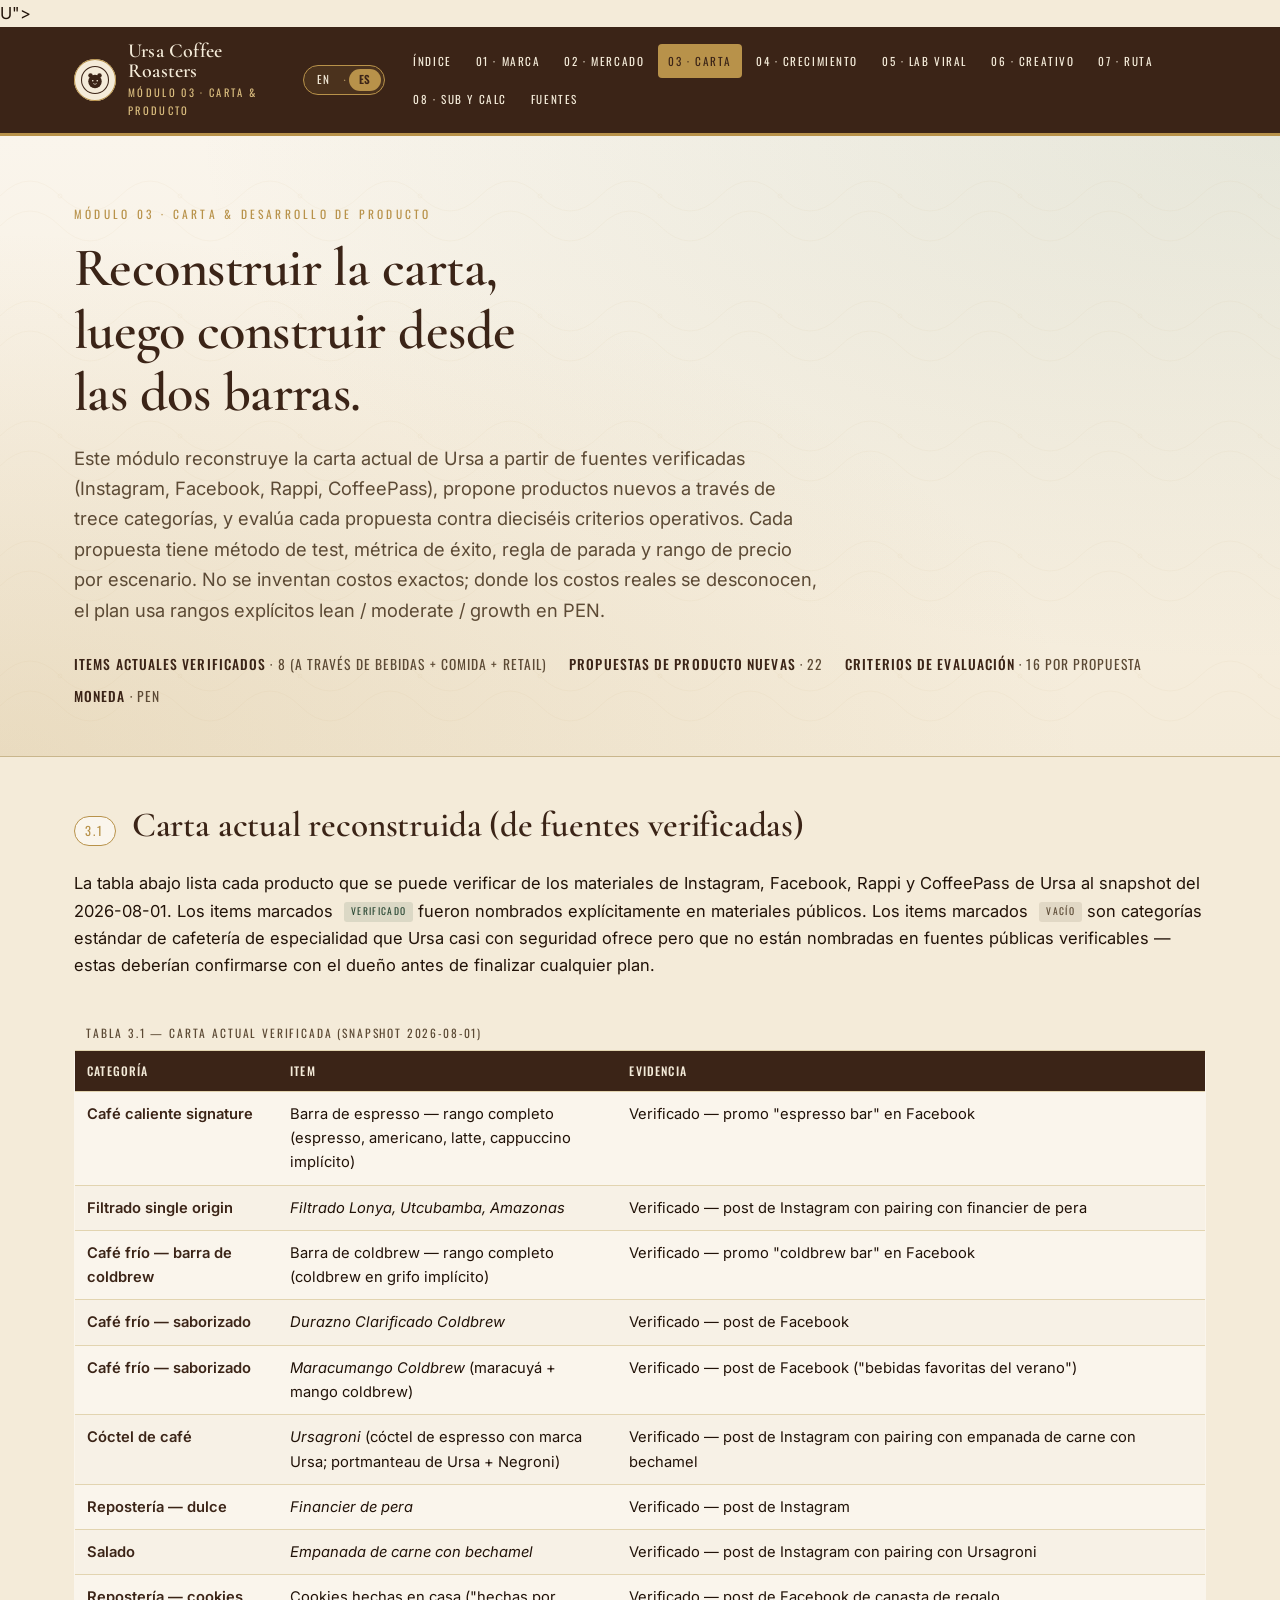
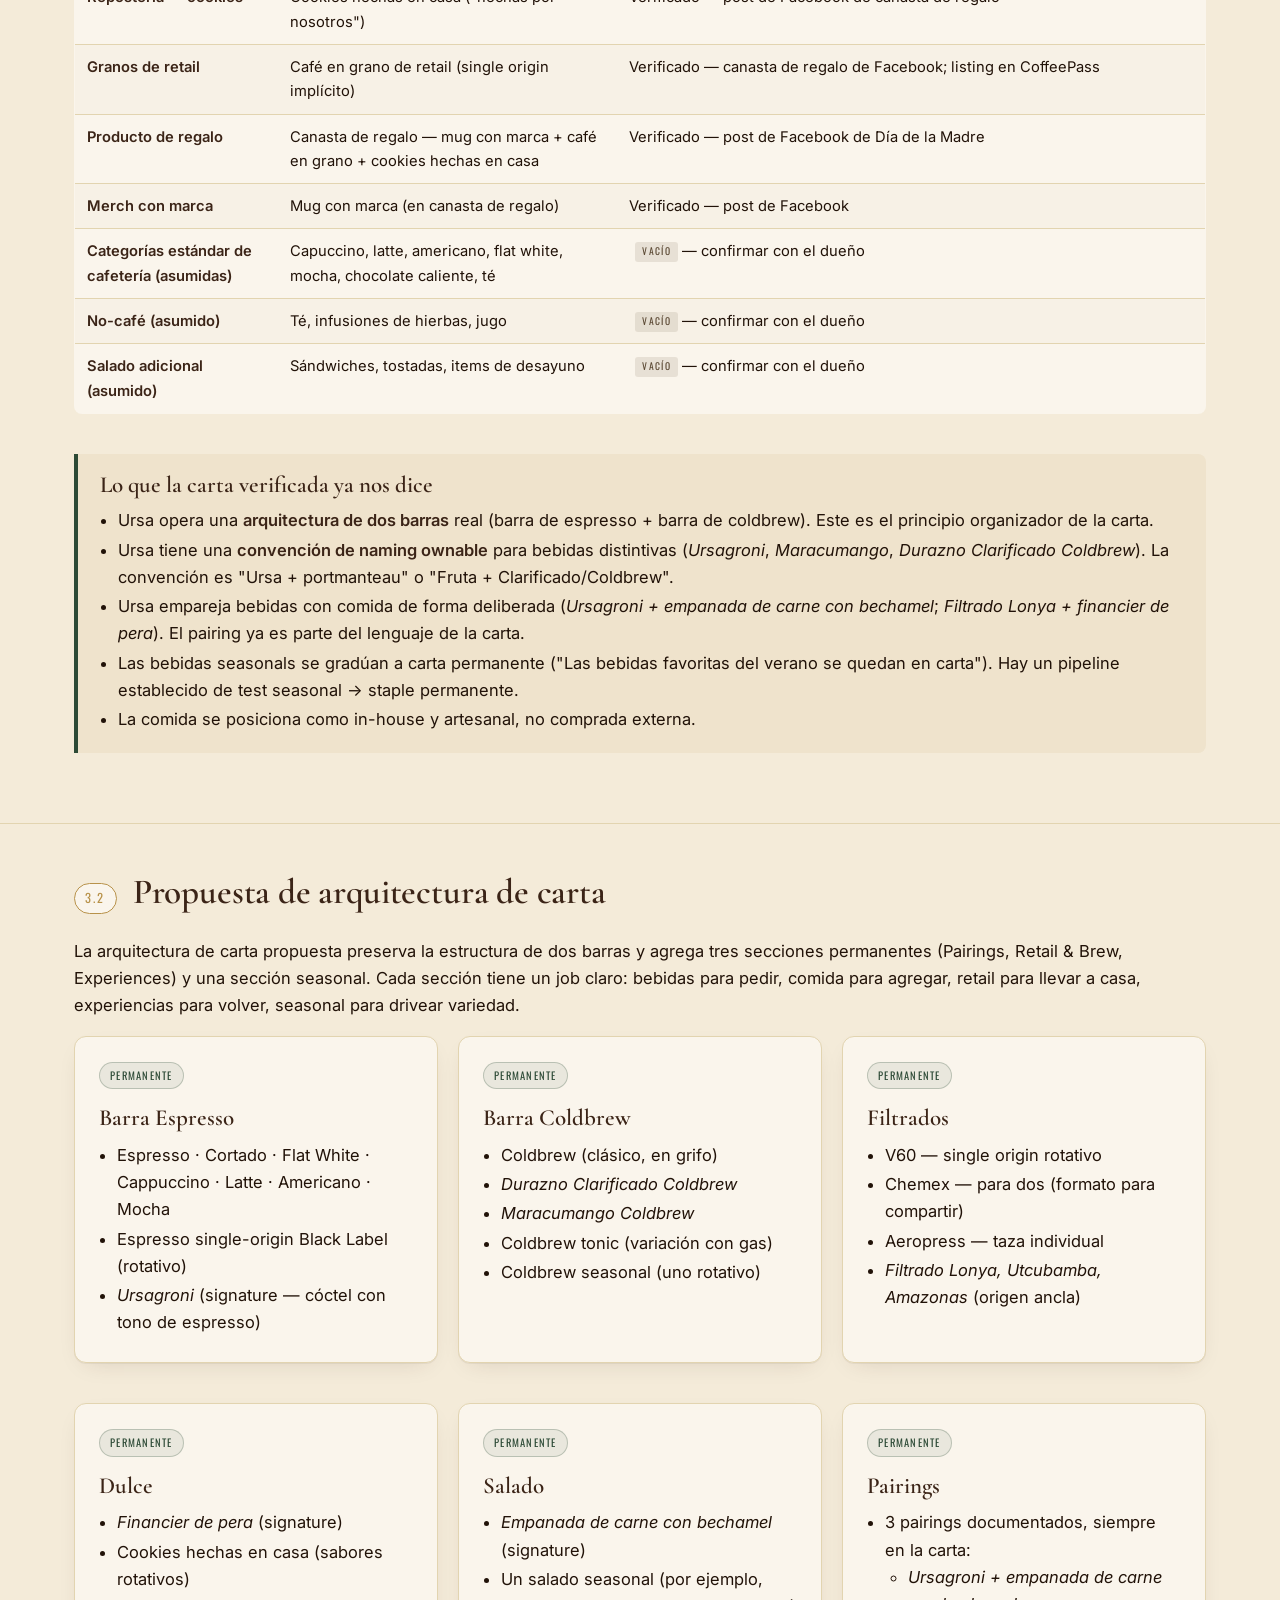
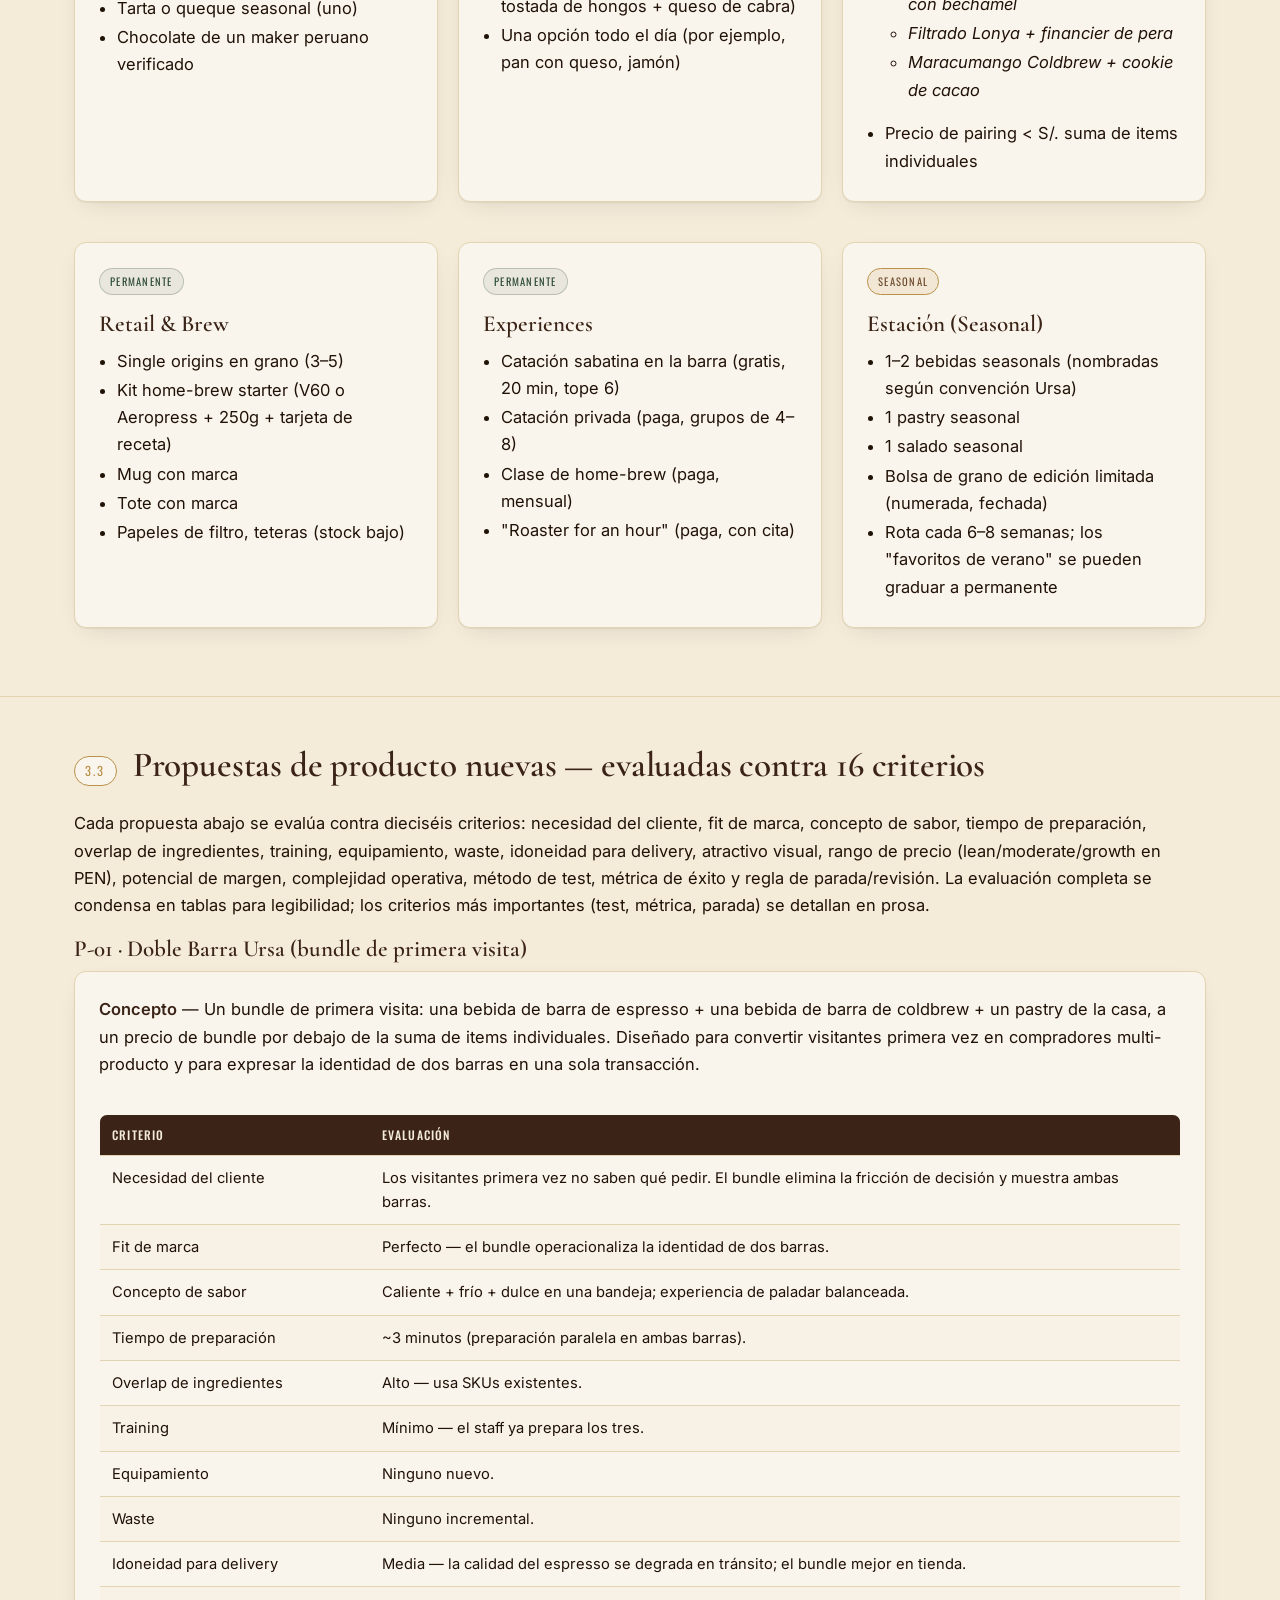
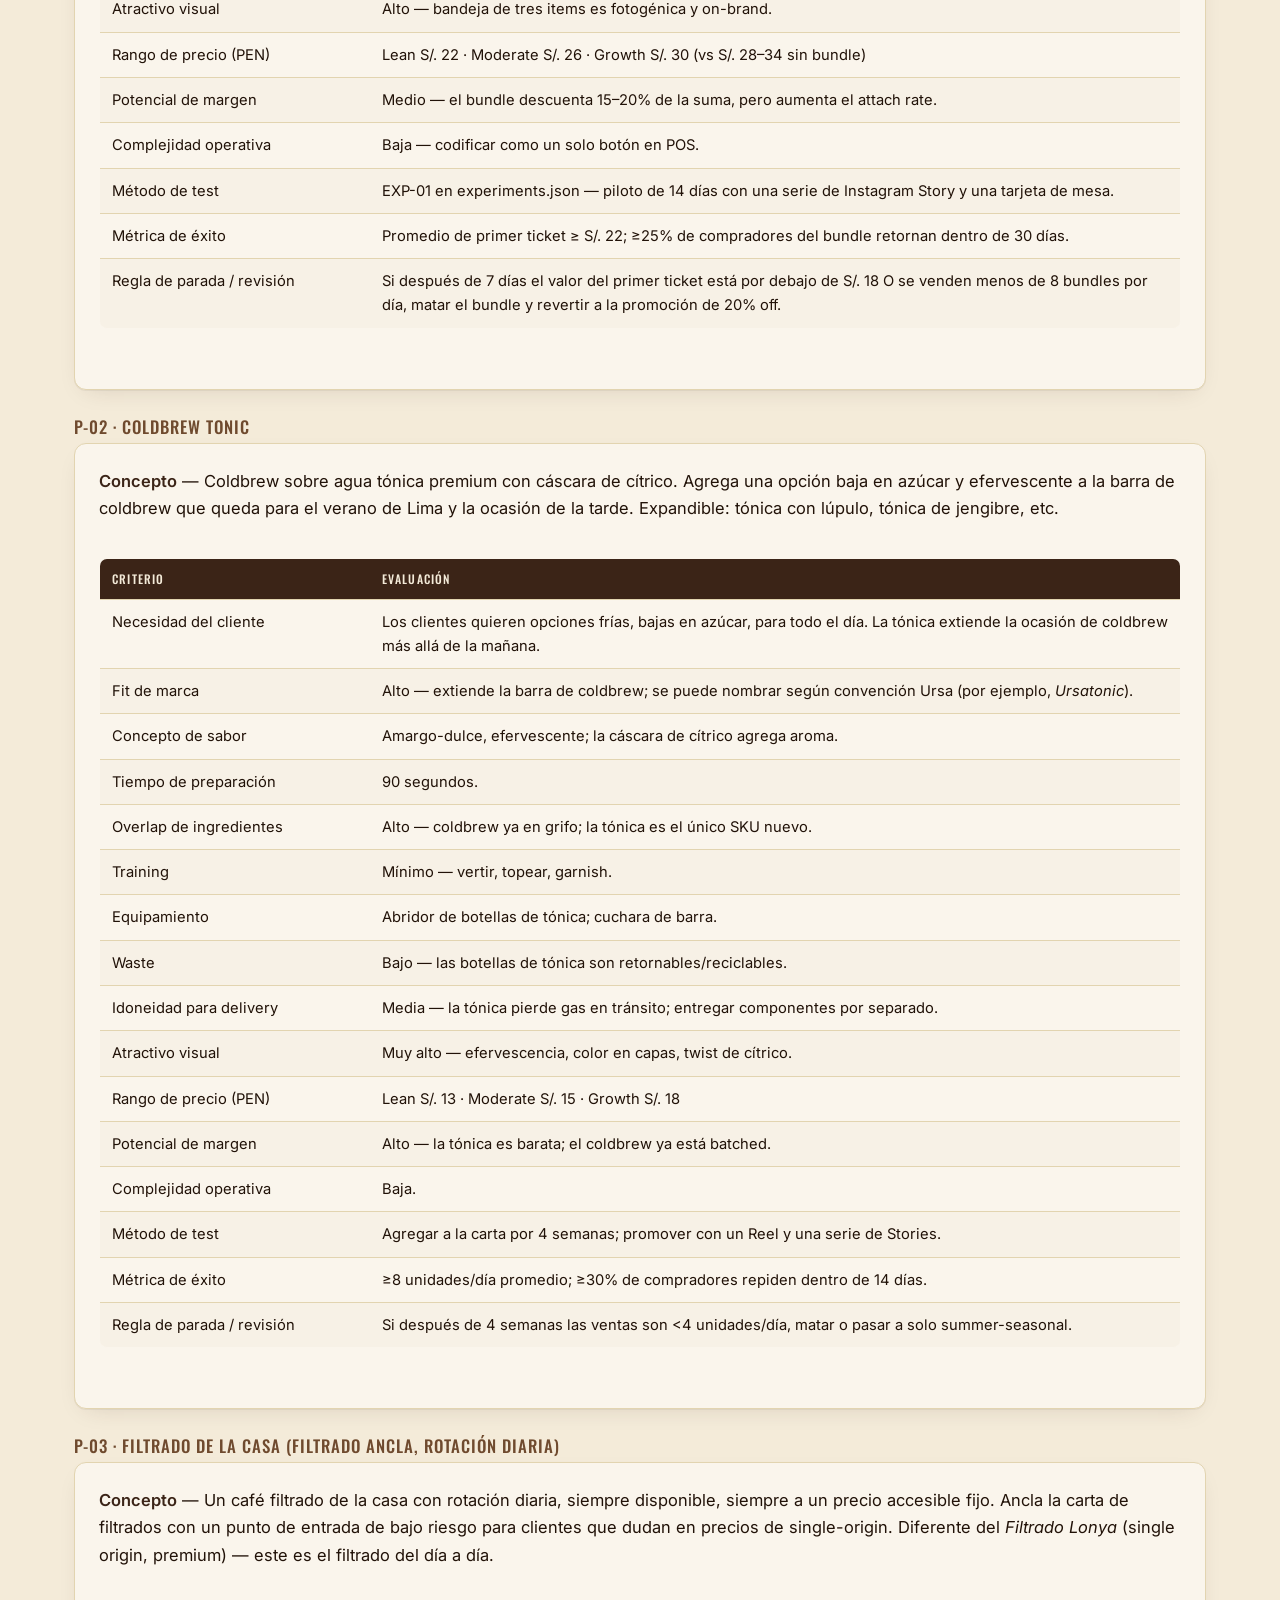
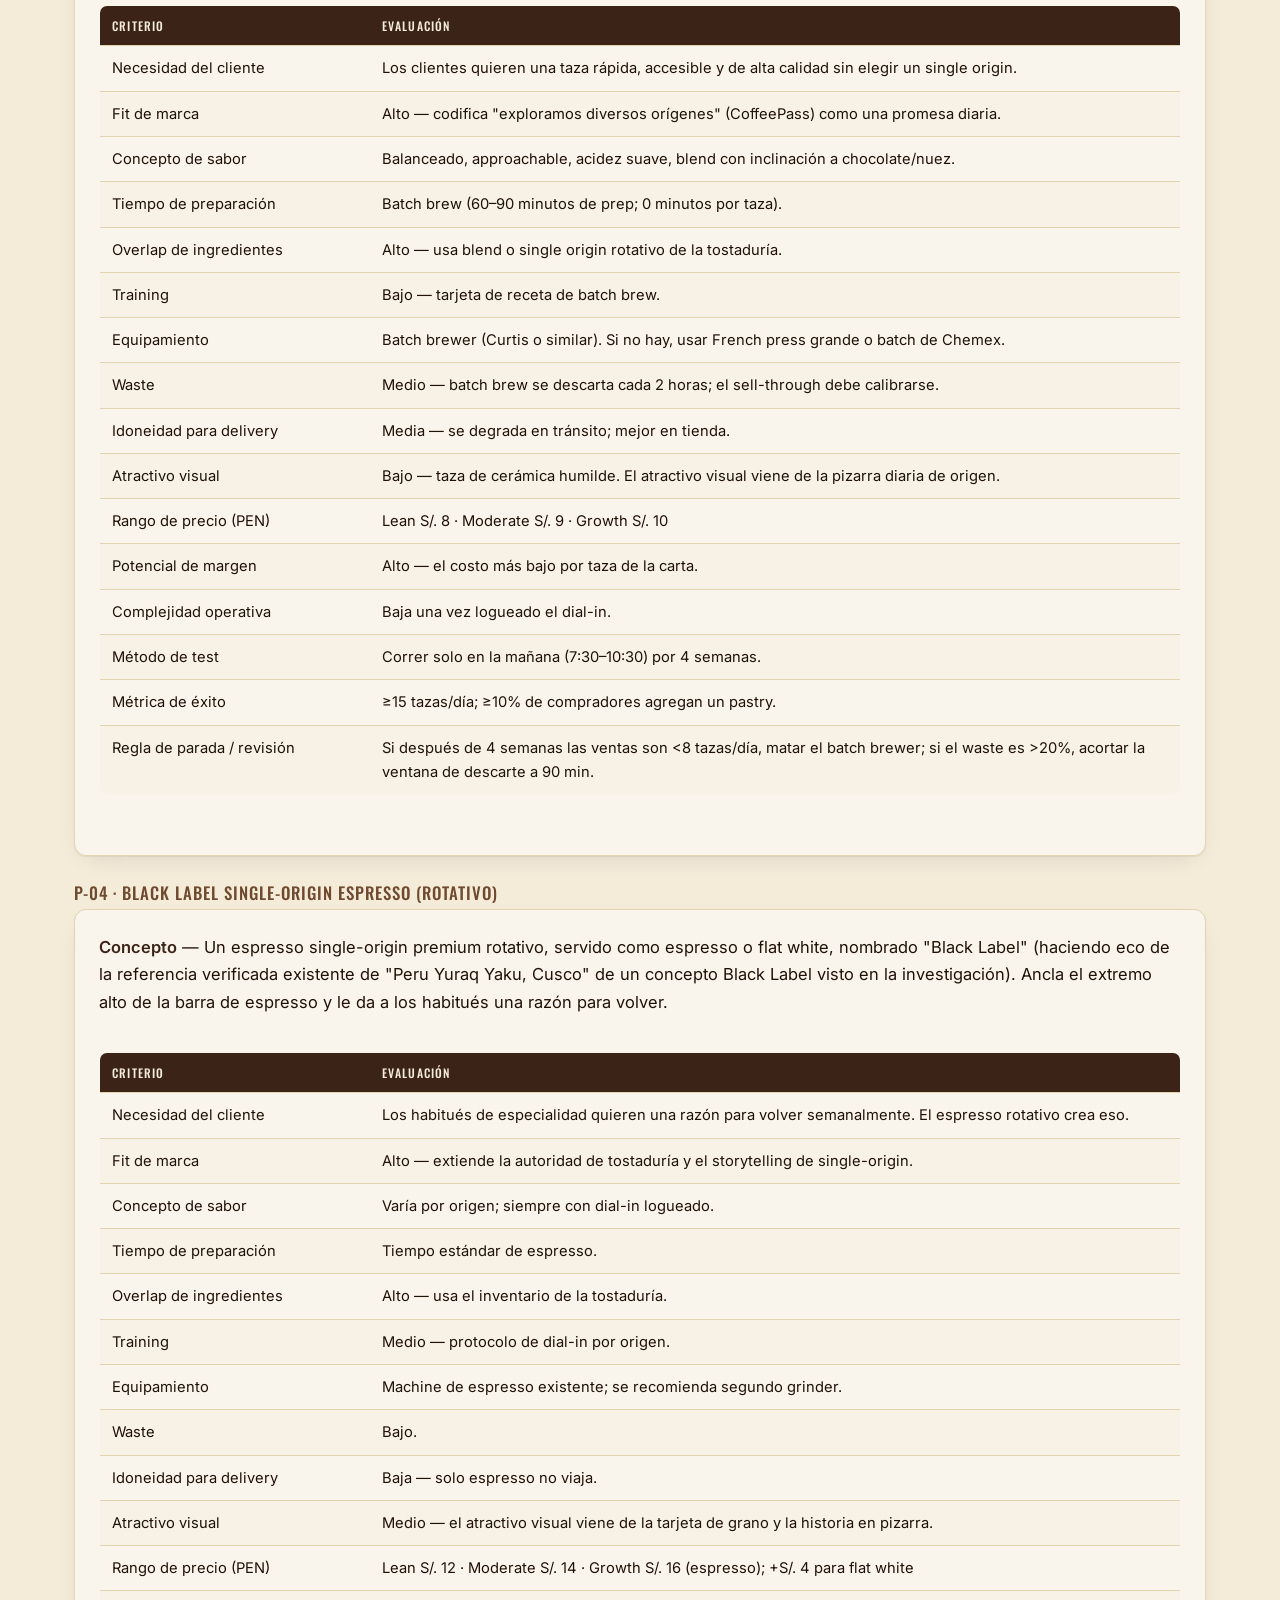
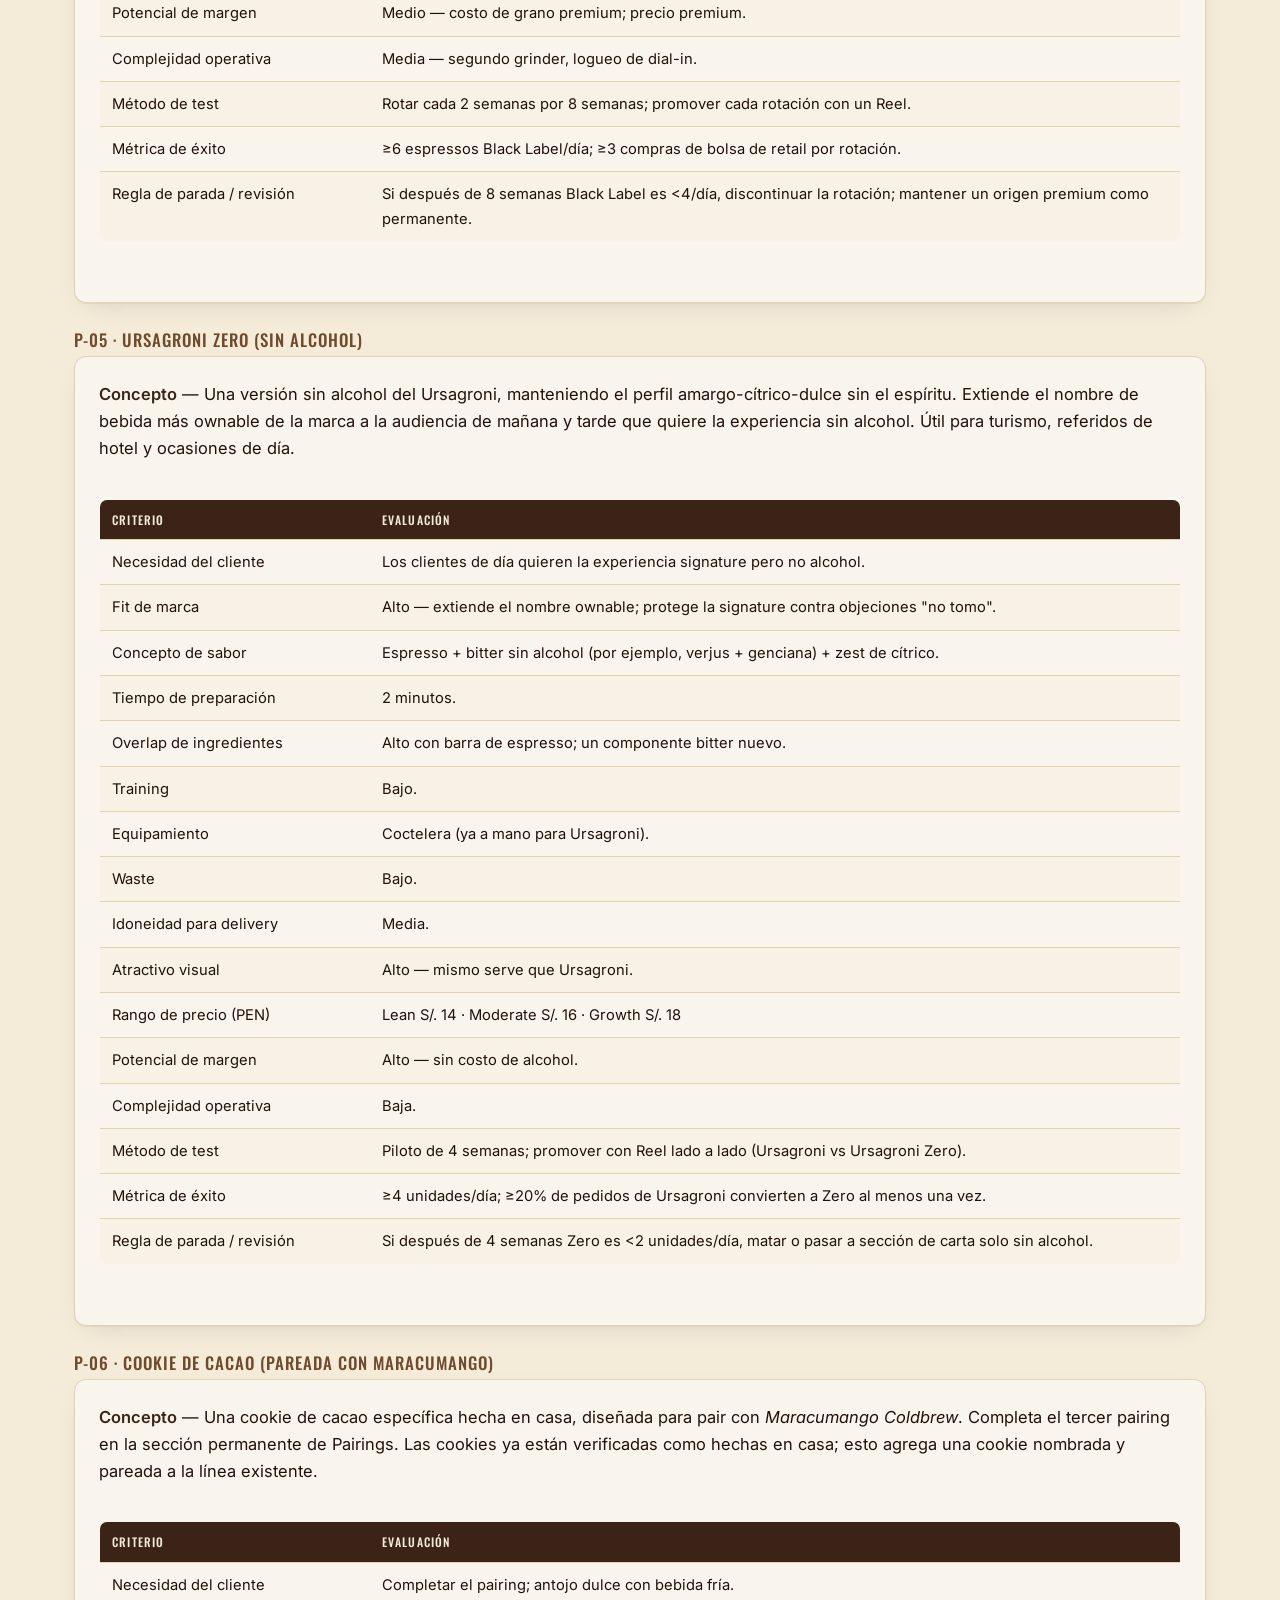
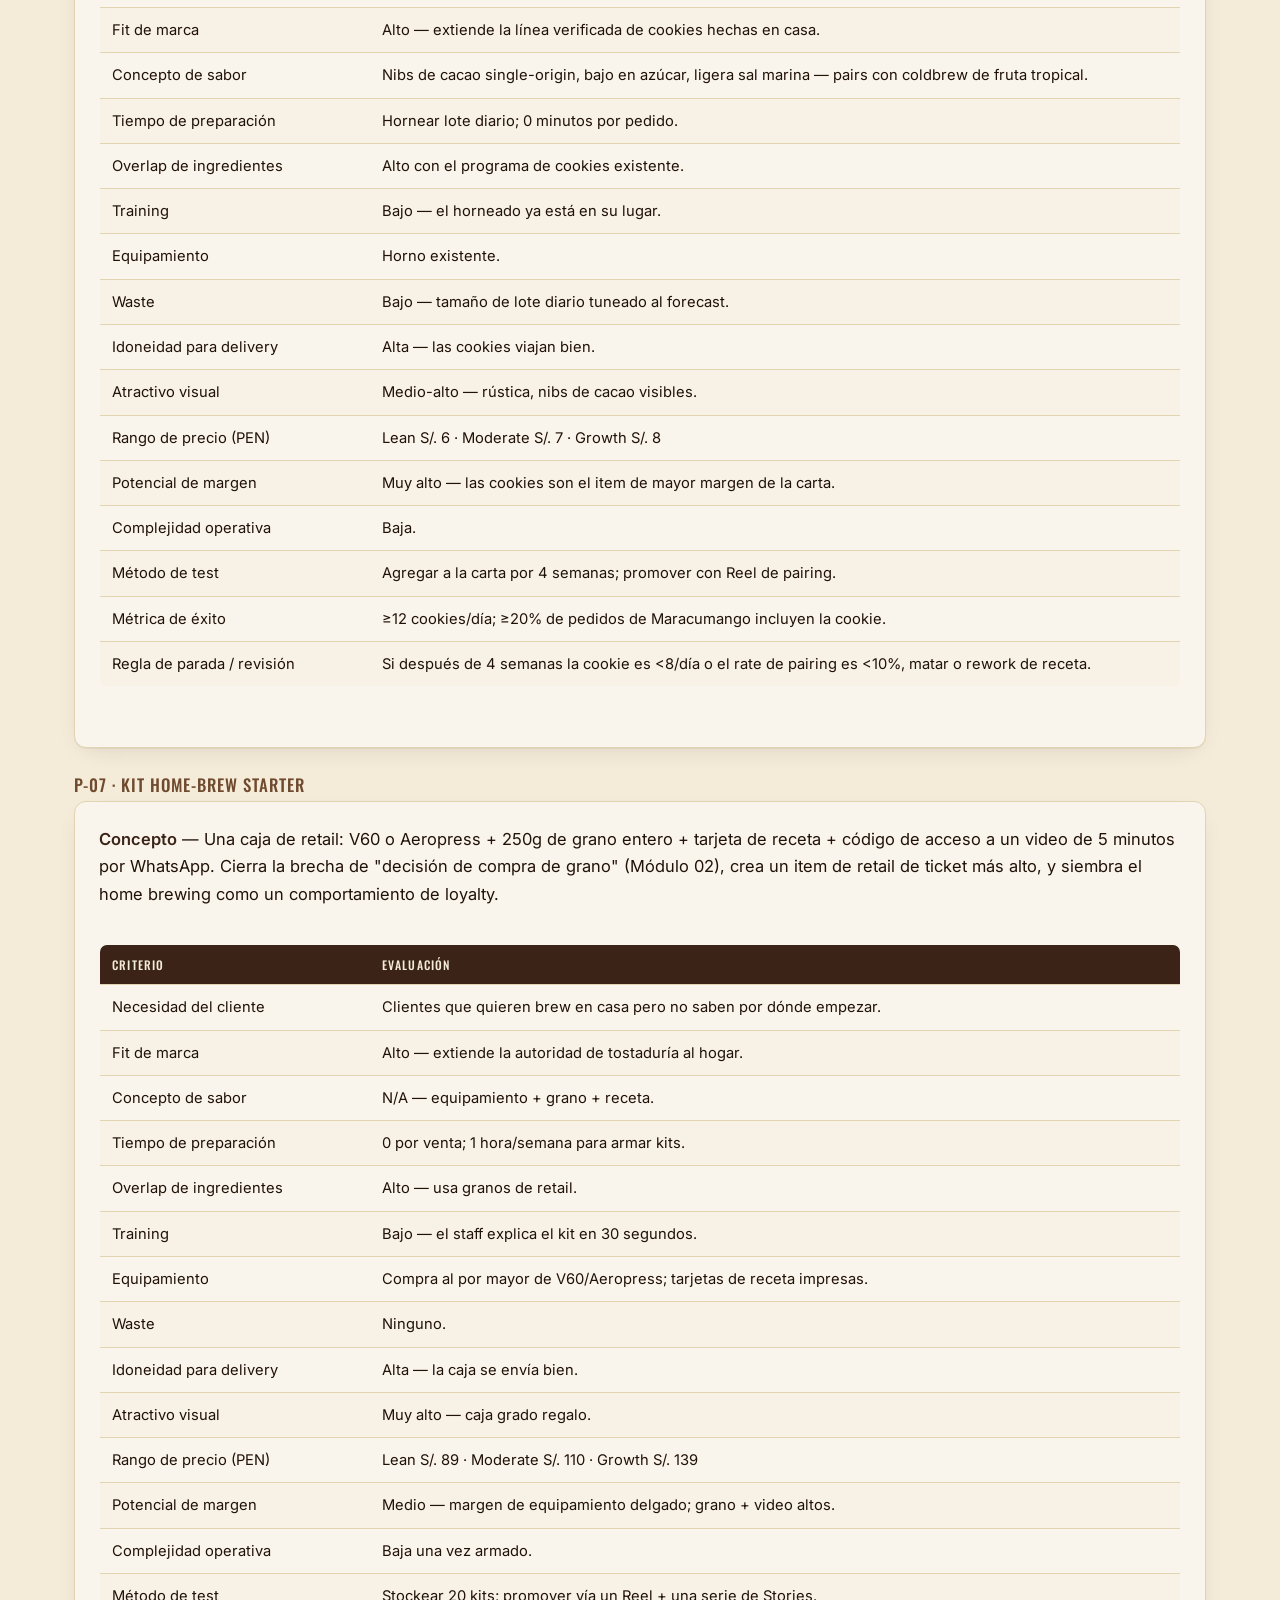
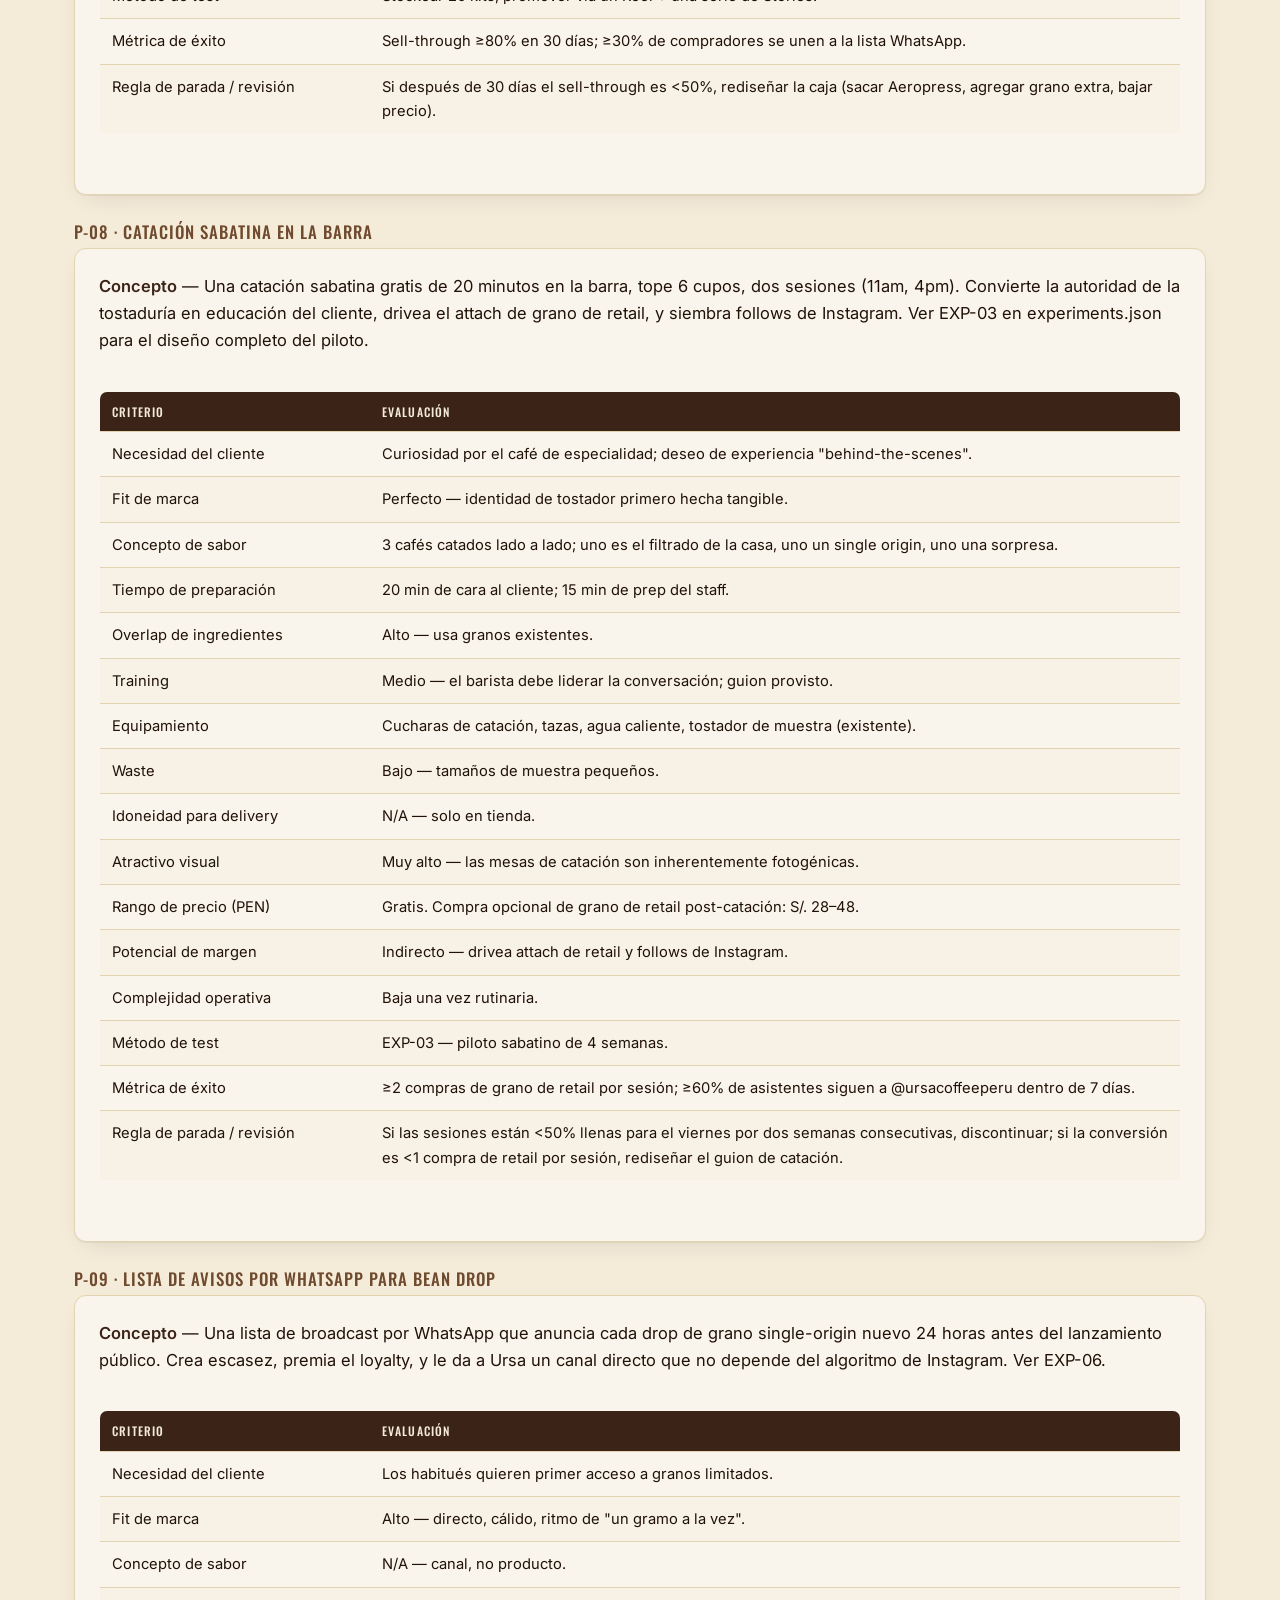
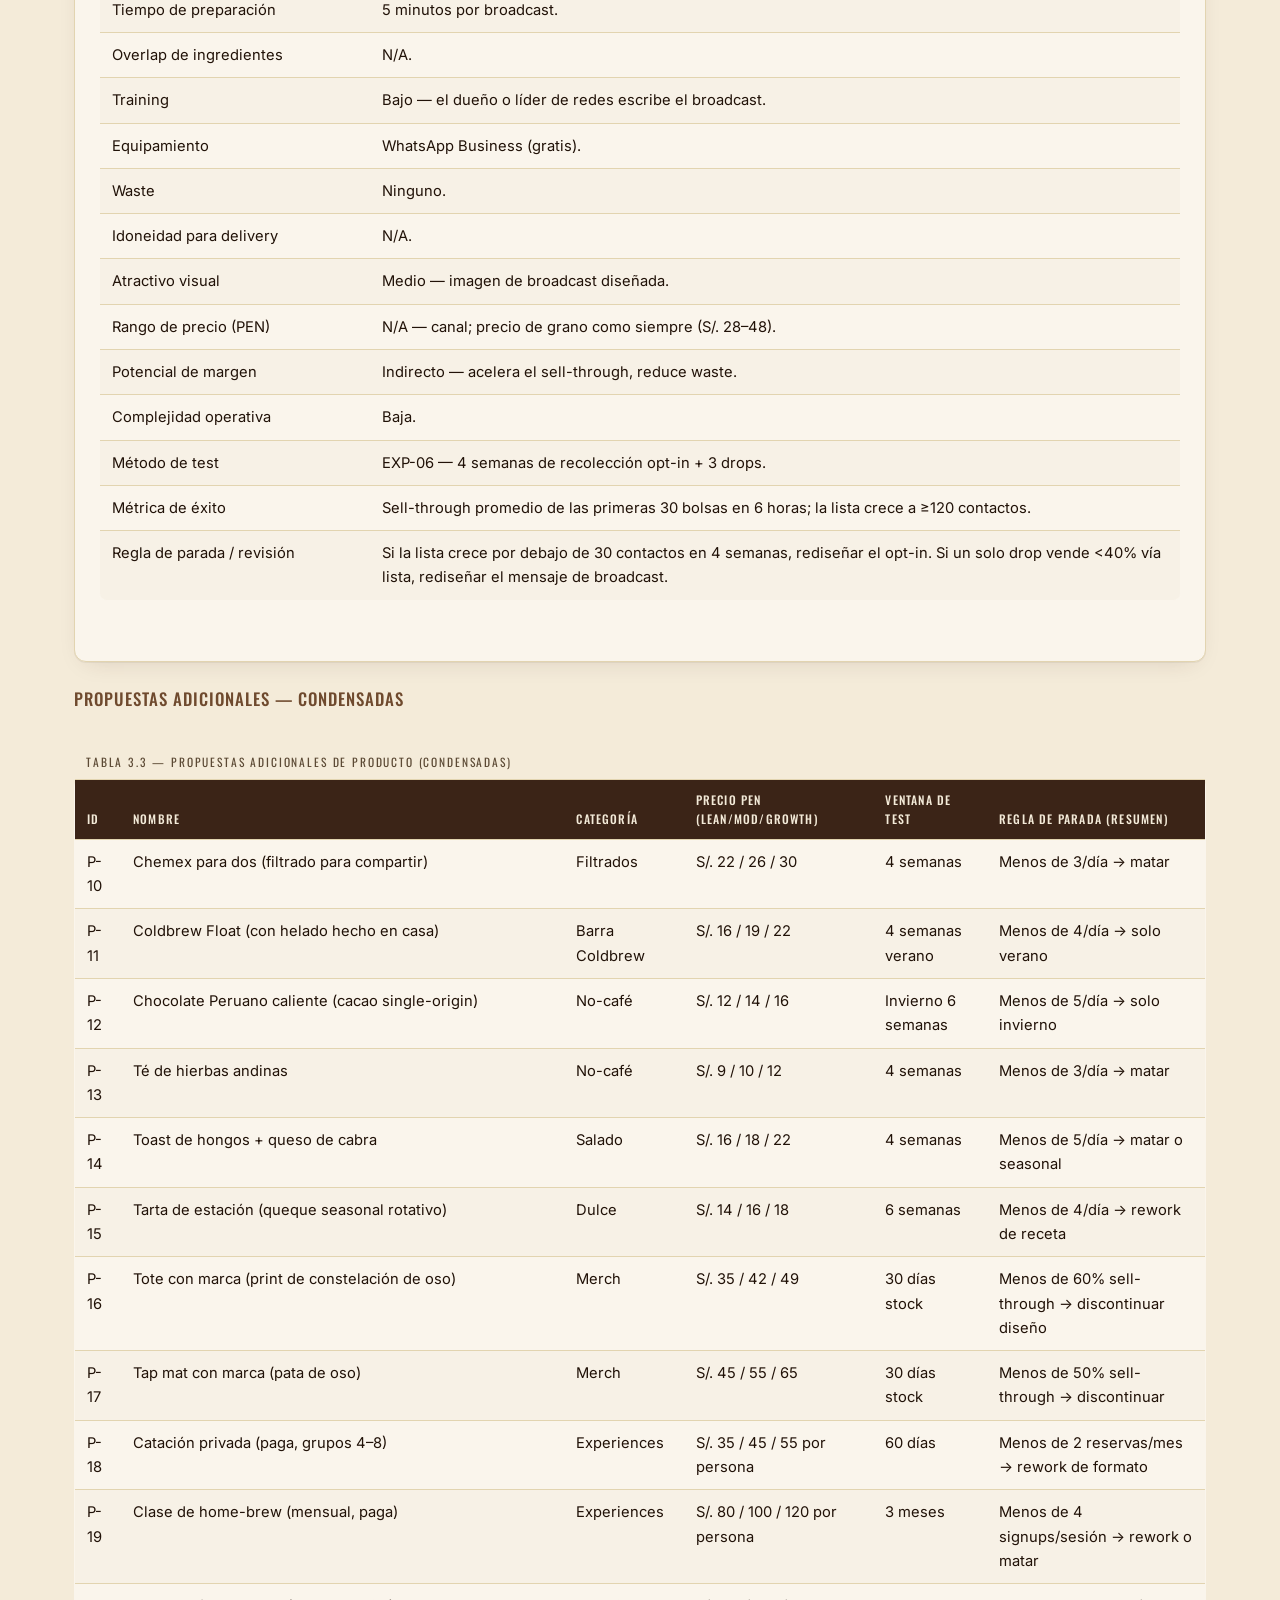
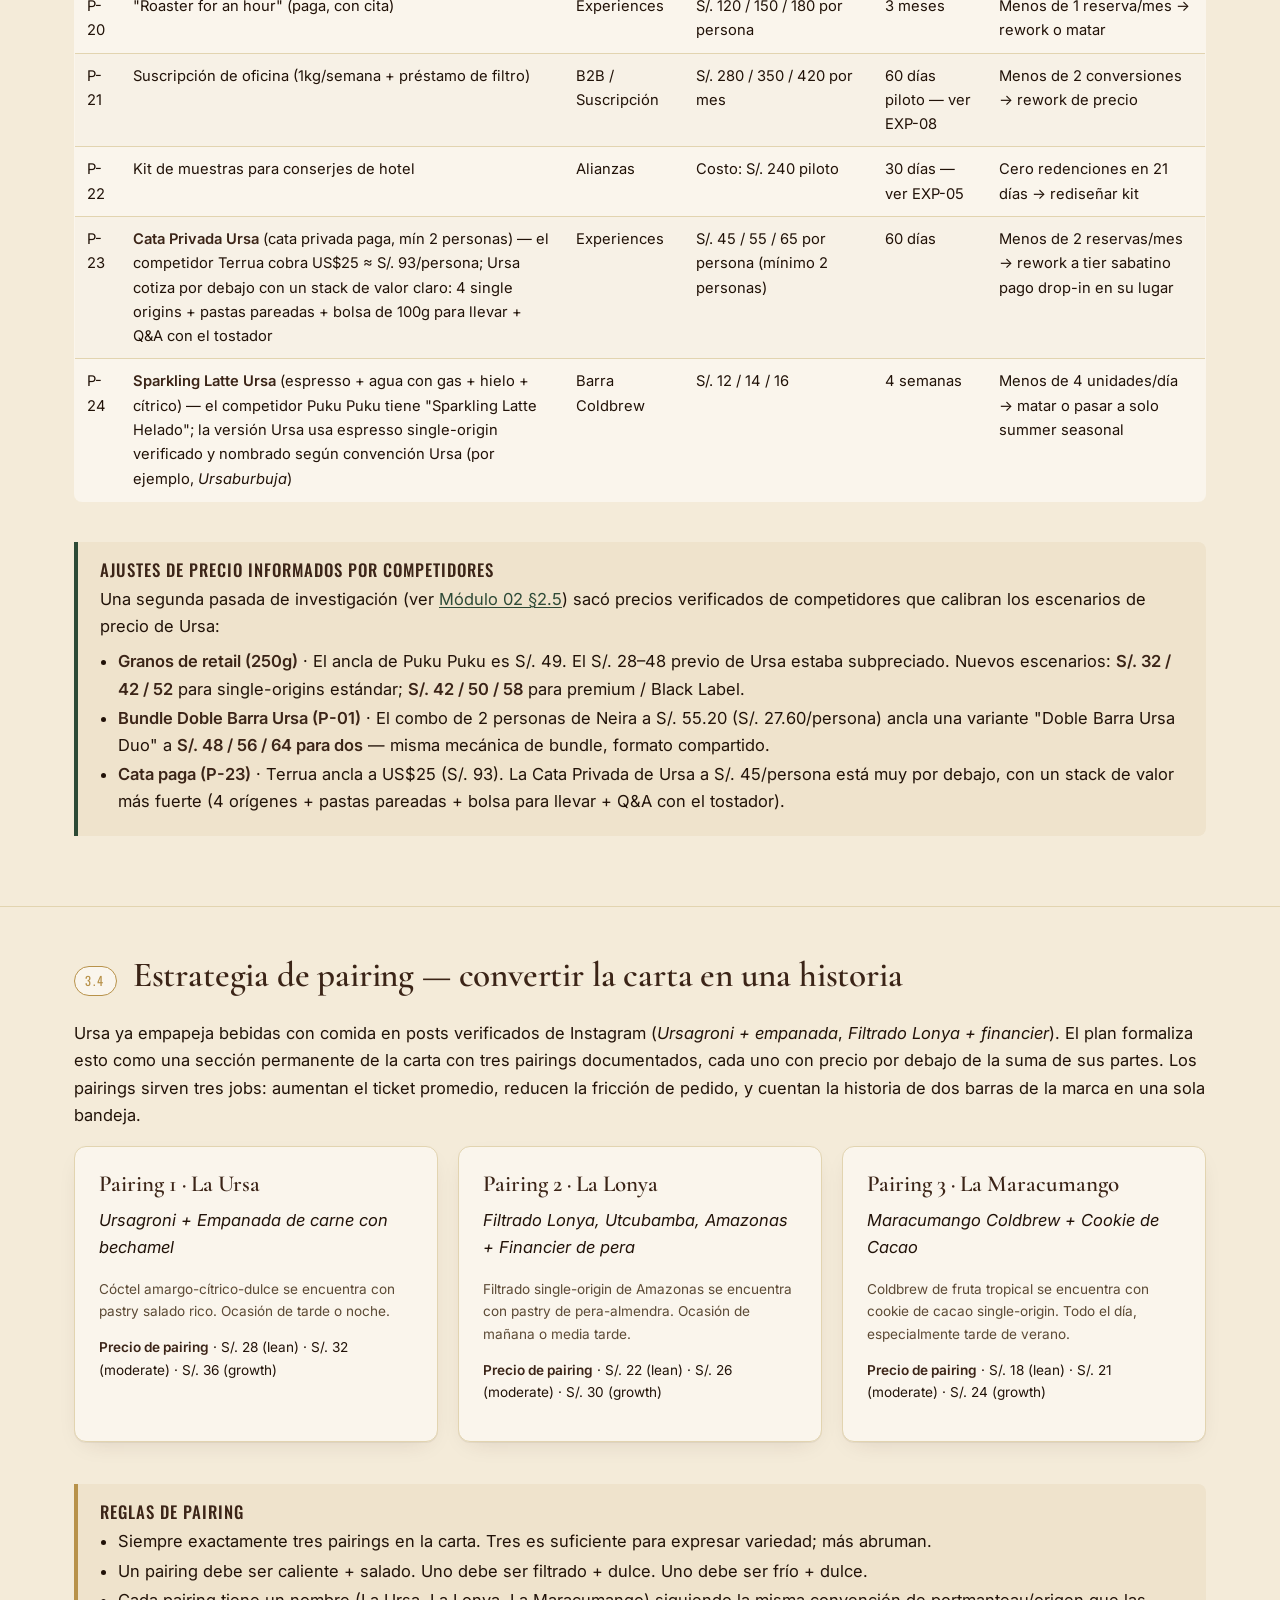
<file: dossier/03-menu-and-product-development.es.html>
<!DOCTYPE html>
<html lang="es">
<head>
<meta charset="UTF-8">
<meta name="viewport" content="width=device-width, initial-scale=1.0">
<title>03 · Carta &amp; Desarrollo de Producto — Dossier Ursa Coffee Roasters</title>
<meta name="description" content="Carta de Ursa reconstruida y plan original de desarrollo de producto a través de café, frío, seasonal, no-café, repostería, salado, granos de retail, brewing, regalo, experiencias, suscripciones y alianzas. Cada propuesta evaluada contra 16 criterios operativos con método de test y regla de parada explícitos.">
<link rel="stylesheet" href="assets/ursa.css">
<link rel="icon" href="data:image/svg+xml,<svg xmlns='http://www.w3.org/2000/svg' viewBox='0 0 32 32' aria-hidden="true"><circle cx='16' cy='16' r='15' fill='%233B2417'/><circle cx='16' cy='16' r='13' fill='none' stroke='%23B8924A' stroke-width='1'/><text x='16' y='22' font-family='Georgia' font-size='16' fill='%23F4EBD9' text-anchor='middle'>U</text></svg>">
</head>
<body>

<header class="ursa-header">
  <div class="ursa-header__row">
    <a href="index.es.html" style="display:flex; gap:12px; align-items:center; text-decoration:none;">
      <span class="ursa-mark" aria-hidden="true">
        <svg viewBox="0 0 40 40" role="img" aria-label="Marca Ursa">
          <circle cx="20" cy="20" r="18" fill="none" stroke="#3B2417" stroke-width="1.4"/>
          <circle cx="14" cy="14" r="3" fill="#3B2417"/>
          <circle cx="26" cy="14" r="3" fill="#3B2417"/>
          <circle cx="20" cy="22" r="9" fill="#3B2417"/>
          <circle cx="17" cy="21" r="1.1" fill="#F4EBD9"/>
          <circle cx="23" cy="21" r="1.1" fill="#F4EBD9"/>
          <path d="M18 25 Q20 27 22 25" stroke="#F4EBD9" stroke-width="0.9" fill="none" stroke-linecap="round"/>
        </svg>
      </span>
      <span>
        <div class="ursa-header__title">Ursa Coffee Roasters</div>
        <div class="ursa-header__sub">Módulo 03 · Carta &amp; Producto</div>
      </span>
    </a>
    <div class="ursa-lang-toggle" role="group" aria-label="Idioma">
      <a href="03-menu-and-product-development.html" class="ursa-lang-toggle__btn" lang="en">EN</a>
      <span class="ursa-lang-toggle__sep" aria-hidden="true">·</span>
      <a href="03-menu-and-product-development.es.html" class="ursa-lang-toggle__btn" aria-current="true" lang="es">ES</a>
    </div>
    <nav class="ursa-header__nav" aria-label="Secciones del dossier">
      <a href="index.es.html">Índice</a>
      <a href="01-brand-audit-and-design-system.es.html">01 · Marca</a>
      <a href="02-market-competitors-and-customer-voice.es.html">02 · Mercado</a>
      <a href="03-menu-and-product-development.es.html" aria-current="page">03 · Carta</a>
      <a href="04-marketing-growth-and-retention-plan.es.html">04 · Crecimiento</a>
      <a href="05-viral-content-laboratory.es.html">05 · Lab Viral</a>
      <a href="06-creative-campaign-prototypes.es.html">06 · Creativo</a>
      <a href="07-implementation-roadmap-and-kpis.es.html">07 · Ruta</a>
      <a href="08-subscription-economics-and-calculator.es.html">08 · Sub y Calc</a>
      <a href="sources-and-evidence.es.html">Fuentes</a>
    </nav>
  </div>
</header>

<main>

<section class="ursa-hero">
  <div class="ursa-wrap">
    <span class="ursa-hero__eyebrow">Módulo 03 · Carta &amp; Desarrollo de Producto</span>
    <h1 class="ursa-hero__title">Reconstruir la carta, luego construir desde las dos barras.</h1>
    <p class="ursa-hero__lede">Este módulo reconstruye la carta actual de Ursa a partir de fuentes verificadas (Instagram, Facebook, Rappi, CoffeePass), propone productos nuevos a través de trece categorías, y evalúa cada propuesta contra dieciséis criterios operativos. Cada propuesta tiene método de test, métrica de éxito, regla de parada y rango de precio por escenario. No se inventan costos exactos; donde los costos reales se desconocen, el plan usa rangos explícitos lean / moderate / growth en PEN.</p>
    <div class="ursa-hero__meta">
      <span><b>Items actuales verificados</b> · 8 (a través de bebidas + comida + retail)</span>
      <span><b>Propuestas de producto nuevas</b> · 22</span>
      <span><b>Criterios de evaluación</b> · 16 por propuesta</span>
      <span><b>Moneda</b> · PEN</span>
    </div>
  </div>
</section>

<section class="ursa-section">
  <div class="ursa-wrap">
    <div class="ursa-section__head">
      <span class="ursa-section__num">3.1</span>
      <h2 class="ursa-section__title">Carta actual reconstruida (de fuentes verificadas)</h2>
    </div>

    <p>La tabla abajo lista cada producto que se puede verificar de los materiales de Instagram, Facebook, Rappi y CoffeePass de Ursa al snapshot del 2026-08-01. Los items marcados <span class="ursa-evidence-tag ev-verified">verificado</span> fueron nombrados explícitamente en materiales públicos. Los items marcados <span class="ursa-evidence-tag ev-gap">vacío</span> son categorías estándar de cafetería de especialidad que Ursa casi con seguridad ofrece pero que no están nombradas en fuentes públicas verificables — estas deberían confirmarse con el dueño antes de finalizar cualquier plan.</p>

    <div class="ursa-table-wrap">
    <table class="ursa-table">
      <caption>Tabla 3.1 — Carta actual verificada (snapshot 2026-08-01)</caption>
      <thead><tr><th style="width:18%">Categoría</th><th style="width:30%">Item</th><th>Evidencia</th></tr></thead>
      <tbody>
        <tr><td><strong>Café caliente signature</strong></td><td>Barra de espresso — rango completo (espresso, americano, latte, cappuccino implícito)</td><td>Verificado — promo "espresso bar" en Facebook</td></tr>
        <tr><td><strong>Filtrado single origin</strong></td><td><em>Filtrado Lonya, Utcubamba, Amazonas</em></td><td>Verificado — post de Instagram con pairing con financier de pera</td></tr>
        <tr><td><strong>Café frío — barra de coldbrew</strong></td><td>Barra de coldbrew — rango completo (coldbrew en grifo implícito)</td><td>Verificado — promo "coldbrew bar" en Facebook</td></tr>
        <tr><td><strong>Café frío — saborizado</strong></td><td><em>Durazno Clarificado Coldbrew</em></td><td>Verificado — post de Facebook</td></tr>
        <tr><td><strong>Café frío — saborizado</strong></td><td><em>Maracumango Coldbrew</em> (maracuyá + mango coldbrew)</td><td>Verificado — post de Facebook ("bebidas favoritas del verano")</td></tr>
        <tr><td><strong>Cóctel de café</strong></td><td><em>Ursagroni</em> (cóctel de espresso con marca Ursa; portmanteau de Ursa + Negroni)</td><td>Verificado — post de Instagram con pairing con empanada de carne con bechamel</td></tr>
        <tr><td><strong>Repostería — dulce</strong></td><td><em>Financier de pera</em></td><td>Verificado — post de Instagram</td></tr>
        <tr><td><strong>Salado</strong></td><td><em>Empanada de carne con bechamel</em></td><td>Verificado — post de Instagram con pairing con Ursagroni</td></tr>
        <tr><td><strong>Repostería — cookies</strong></td><td>Cookies hechas en casa ("hechas por nosotros")</td><td>Verificado — post de Facebook de canasta de regalo</td></tr>
        <tr><td><strong>Granos de retail</strong></td><td>Café en grano de retail (single origin implícito)</td><td>Verificado — canasta de regalo de Facebook; listing en CoffeePass</td></tr>
        <tr><td><strong>Producto de regalo</strong></td><td>Canasta de regalo — mug con marca + café en grano + cookies hechas en casa</td><td>Verificado — post de Facebook de Día de la Madre</td></tr>
        <tr><td><strong>Merch con marca</strong></td><td>Mug con marca (en canasta de regalo)</td><td>Verificado — post de Facebook</td></tr>
        <tr><td><strong>Categorías estándar de cafetería (asumidas)</strong></td><td>Capuccino, latte, americano, flat white, mocha, chocolate caliente, té</td><td><span class="ursa-evidence-tag ev-gap">vacío</span> — confirmar con el dueño</td></tr>
        <tr><td><strong>No-café (asumido)</strong></td><td>Té, infusiones de hierbas, jugo</td><td><span class="ursa-evidence-tag ev-gap">vacío</span> — confirmar con el dueño</td></tr>
        <tr><td><strong>Salado adicional (asumido)</strong></td><td>Sándwiches, tostadas, items de desayuno</td><td><span class="ursa-evidence-tag ev-gap">vacío</span> — confirmar con el dueño</td></tr>
      </tbody>
    </table>
    </div>

    <div class="ursa-callout ursa-callout--forest">
      <h3>Lo que la carta verificada ya nos dice</h3>
      <ul class="list-tight" style="margin:0">
        <li>Ursa opera una <strong>arquitectura de dos barras</strong> real (barra de espresso + barra de coldbrew). Este es el principio organizador de la carta.</li>
        <li>Ursa tiene una <strong>convención de naming ownable</strong> para bebidas distintivas (<em>Ursagroni</em>, <em>Maracumango</em>, <em>Durazno Clarificado Coldbrew</em>). La convención es "Ursa + portmanteau" o "Fruta + Clarificado/Coldbrew".</li>
        <li>Ursa empareja bebidas con comida de forma deliberada (<em>Ursagroni + empanada de carne con bechamel</em>; <em>Filtrado Lonya + financier de pera</em>). El pairing ya es parte del lenguaje de la carta.</li>
        <li>Las bebidas seasonals se gradúan a carta permanente ("Las bebidas favoritas del verano se quedan en carta"). Hay un pipeline establecido de test seasonal → staple permanente.</li>
        <li>La comida se posiciona como in-house y artesanal, no comprada externa.</li>
      </ul>
    </div>
  </div>
</section>

<section class="ursa-section">
  <div class="ursa-wrap">
    <div class="ursa-section__head">
      <span class="ursa-section__num">3.2</span>
      <h2 class="ursa-section__title">Propuesta de arquitectura de carta</h2>
    </div>

    <p>La arquitectura de carta propuesta preserva la estructura de dos barras y agrega tres secciones permanentes (Pairings, Retail &amp; Brew, Experiences) y una sección seasonal. Cada sección tiene un job claro: bebidas para pedir, comida para agregar, retail para llevar a casa, experiencias para volver, seasonal para drivear variedad.</p>

    <div class="ursa-grid ursa-grid--3">
      <div class="ursa-card">
        <span class="ursa-pill ursa-pill--forest">Permanente</span>
        <h3 class="ursa-card__title mt-2">Barra Espresso</h3>
        <ul class="list-tight" style="margin:0">
          <li>Espresso · Cortado · Flat White · Cappuccino · Latte · Americano · Mocha</li>
          <li>Espresso single-origin Black Label (rotativo)</li>
          <li><em>Ursagroni</em> (signature — cóctel con tono de espresso)</li>
        </ul>
      </div>
      <div class="ursa-card">
        <span class="ursa-pill ursa-pill--forest">Permanente</span>
        <h3 class="ursa-card__title mt-2">Barra Coldbrew</h3>
        <ul class="list-tight" style="margin:0">
          <li>Coldbrew (clásico, en grifo)</li>
          <li><em>Durazno Clarificado Coldbrew</em></li>
          <li><em>Maracumango Coldbrew</em></li>
          <li>Coldbrew tonic (variación con gas)</li>
          <li>Coldbrew seasonal (uno rotativo)</li>
        </ul>
      </div>
      <div class="ursa-card">
        <span class="ursa-pill ursa-pill--forest">Permanente</span>
        <h3 class="ursa-card__title mt-2">Filtrados</h3>
        <ul class="list-tight" style="margin:0">
          <li>V60 — single origin rotativo</li>
          <li>Chemex — para dos (formato para compartir)</li>
          <li>Aeropress — taza individual</li>
          <li><em>Filtrado Lonya, Utcubamba, Amazonas</em> (origen ancla)</li>
        </ul>
      </div>
      <div class="ursa-card">
        <span class="ursa-pill ursa-pill--forest">Permanente</span>
        <h3 class="ursa-card__title mt-2">Dulce</h3>
        <ul class="list-tight" style="margin:0">
          <li><em>Financier de pera</em> (signature)</li>
          <li>Cookies hechas en casa (sabores rotativos)</li>
          <li>Tarta o queque seasonal (uno)</li>
          <li>Chocolate de un maker peruano verificado</li>
        </ul>
      </div>
      <div class="ursa-card">
        <span class="ursa-pill ursa-pill--forest">Permanente</span>
        <h3 class="ursa-card__title mt-2">Salado</h3>
        <ul class="list-tight" style="margin:0">
          <li><em>Empanada de carne con bechamel</em> (signature)</li>
          <li>Un salado seasonal (por ejemplo, tostada de hongos + queso de cabra)</li>
          <li>Una opción todo el día (por ejemplo, pan con queso, jamón)</li>
        </ul>
      </div>
      <div class="ursa-card">
        <span class="ursa-pill ursa-pill--forest">Permanente</span>
        <h3 class="ursa-card__title mt-2">Pairings</h3>
        <ul class="list-tight" style="margin:0">
          <li>3 pairings documentados, siempre en la carta:
            <ul>
              <li><em>Ursagroni + empanada de carne con bechamel</em></li>
              <li><em>Filtrado Lonya + financier de pera</em></li>
              <li><em>Maracumango Coldbrew + cookie de cacao</em></li>
            </ul>
          </li>
          <li>Precio de pairing &lt; S/. suma de items individuales</li>
        </ul>
      </div>
      <div class="ursa-card">
        <span class="ursa-pill ursa-pill--forest">Permanente</span>
        <h3 class="ursa-card__title mt-2">Retail &amp; Brew</h3>
        <ul class="list-tight" style="margin:0">
          <li>Single origins en grano (3–5)</li>
          <li>Kit home-brew starter (V60 o Aeropress + 250g + tarjeta de receta)</li>
          <li>Mug con marca</li>
          <li>Tote con marca</li>
          <li>Papeles de filtro, teteras (stock bajo)</li>
        </ul>
      </div>
      <div class="ursa-card">
        <span class="ursa-pill ursa-pill--forest">Permanente</span>
        <h3 class="ursa-card__title mt-2">Experiences</h3>
        <ul class="list-tight" style="margin:0">
          <li>Catación sabatina en la barra (gratis, 20 min, tope 6)</li>
          <li>Catación privada (paga, grupos de 4–8)</li>
          <li>Clase de home-brew (paga, mensual)</li>
          <li>"Roaster for an hour" (paga, con cita)</li>
        </ul>
      </div>
      <div class="ursa-card">
        <span class="ursa-pill ursa-pill--warn">Seasonal</span>
        <h3 class="ursa-card__title mt-2">Estación (Seasonal)</h3>
        <ul class="list-tight" style="margin:0">
          <li>1–2 bebidas seasonals (nombradas según convención Ursa)</li>
          <li>1 pastry seasonal</li>
          <li>1 salado seasonal</li>
          <li>Bolsa de grano de edición limitada (numerada, fechada)</li>
          <li>Rota cada 6–8 semanas; los "favoritos de verano" se pueden graduar a permanente</li>
        </ul>
      </div>
    </div>
  </div>
</section>

<section class="ursa-section">
  <div class="ursa-wrap">
    <div class="ursa-section__head">
      <span class="ursa-section__num">3.3</span>
      <h2 class="ursa-section__title">Propuestas de producto nuevas — evaluadas contra 16 criterios</h2>
    </div>

    <p>Cada propuesta abajo se evalúa contra dieciséis criterios: necesidad del cliente, fit de marca, concepto de sabor, tiempo de preparación, overlap de ingredientes, training, equipamiento, waste, idoneidad para delivery, atractivo visual, rango de precio (lean/moderate/growth en PEN), potencial de margen, complejidad operativa, método de test, métrica de éxito y regla de parada/revisión. La evaluación completa se condensa en tablas para legibilidad; los criterios más importantes (test, métrica, parada) se detallan en prosa.</p>

    <h3>P-01 · Doble Barra Ursa (bundle de primera visita)</h3>
    <div class="ursa-card">
      <p><strong>Concepto</strong> — Un bundle de primera visita: una bebida de barra de espresso + una bebida de barra de coldbrew + un pastry de la casa, a un precio de bundle por debajo de la suma de items individuales. Diseñado para convertir visitantes primera vez en compradores multi-producto y para expresar la identidad de dos barras en una sola transacción.</p>
      <div class="ursa-table-wrap">
      <table class="ursa-table">
        <thead><tr><th style="width:25%">Criterio</th><th>Evaluación</th></tr></thead>
        <tbody>
          <tr><td>Necesidad del cliente</td><td>Los visitantes primera vez no saben qué pedir. El bundle elimina la fricción de decisión y muestra ambas barras.</td></tr>
          <tr><td>Fit de marca</td><td>Perfecto — el bundle operacionaliza la identidad de dos barras.</td></tr>
          <tr><td>Concepto de sabor</td><td>Caliente + frío + dulce en una bandeja; experiencia de paladar balanceada.</td></tr>
          <tr><td>Tiempo de preparación</td><td>~3 minutos (preparación paralela en ambas barras).</td></tr>
          <tr><td>Overlap de ingredientes</td><td>Alto — usa SKUs existentes.</td></tr>
          <tr><td>Training</td><td>Mínimo — el staff ya prepara los tres.</td></tr>
          <tr><td>Equipamiento</td><td>Ninguno nuevo.</td></tr>
          <tr><td>Waste</td><td>Ninguno incremental.</td></tr>
          <tr><td>Idoneidad para delivery</td><td>Media — la calidad del espresso se degrada en tránsito; el bundle mejor en tienda.</td></tr>
          <tr><td>Atractivo visual</td><td>Alto — bandeja de tres items es fotogénica y on-brand.</td></tr>
          <tr><td>Rango de precio (PEN)</td><td>Lean S/. 22 · Moderate S/. 26 · Growth S/. 30 (vs S/. 28–34 sin bundle)</td></tr>
          <tr><td>Potencial de margen</td><td>Medio — el bundle descuenta 15–20% de la suma, pero aumenta el attach rate.</td></tr>
          <tr><td>Complejidad operativa</td><td>Baja — codificar como un solo botón en POS.</td></tr>
          <tr><td>Método de test</td><td>EXP-01 en experiments.json — piloto de 14 días con una serie de Instagram Story y una tarjeta de mesa.</td></tr>
          <tr><td>Métrica de éxito</td><td>Promedio de primer ticket ≥ S/. 22; ≥25% de compradores del bundle retornan dentro de 30 días.</td></tr>
          <tr><td>Regla de parada / revisión</td><td>Si después de 7 días el valor del primer ticket está por debajo de S/. 18 O se venden menos de 8 bundles por día, matar el bundle y revertir a la promoción de 20% off.</td></tr>
        </tbody>
      </table>
      </div>
    </div>

    <h4>P-02 · Coldbrew Tonic</h4>
    <div class="ursa-card">
      <p><strong>Concepto</strong> — Coldbrew sobre agua tónica premium con cáscara de cítrico. Agrega una opción baja en azúcar y efervescente a la barra de coldbrew que queda para el verano de Lima y la ocasión de la tarde. Expandible: tónica con lúpulo, tónica de jengibre, etc.</p>
      <div class="ursa-table-wrap">
      <table class="ursa-table">
        <thead><tr><th style="width:25%">Criterio</th><th>Evaluación</th></tr></thead>
        <tbody>
          <tr><td>Necesidad del cliente</td><td>Los clientes quieren opciones frías, bajas en azúcar, para todo el día. La tónica extiende la ocasión de coldbrew más allá de la mañana.</td></tr>
          <tr><td>Fit de marca</td><td>Alto — extiende la barra de coldbrew; se puede nombrar según convención Ursa (por ejemplo, <em>Ursatonic</em>).</td></tr>
          <tr><td>Concepto de sabor</td><td>Amargo-dulce, efervescente; la cáscara de cítrico agrega aroma.</td></tr>
          <tr><td>Tiempo de preparación</td><td>90 segundos.</td></tr>
          <tr><td>Overlap de ingredientes</td><td>Alto — coldbrew ya en grifo; la tónica es el único SKU nuevo.</td></tr>
          <tr><td>Training</td><td>Mínimo — vertir, topear, garnish.</td></tr>
          <tr><td>Equipamiento</td><td>Abridor de botellas de tónica; cuchara de barra.</td></tr>
          <tr><td>Waste</td><td>Bajo — las botellas de tónica son retornables/reciclables.</td></tr>
          <tr><td>Idoneidad para delivery</td><td>Media — la tónica pierde gas en tránsito; entregar componentes por separado.</td></tr>
          <tr><td>Atractivo visual</td><td>Muy alto — efervescencia, color en capas, twist de cítrico.</td></tr>
          <tr><td>Rango de precio (PEN)</td><td>Lean S/. 13 · Moderate S/. 15 · Growth S/. 18</td></tr>
          <tr><td>Potencial de margen</td><td>Alto — la tónica es barata; el coldbrew ya está batched.</td></tr>
          <tr><td>Complejidad operativa</td><td>Baja.</td></tr>
          <tr><td>Método de test</td><td>Agregar a la carta por 4 semanas; promover con un Reel y una serie de Stories.</td></tr>
          <tr><td>Métrica de éxito</td><td>≥8 unidades/día promedio; ≥30% de compradores repiden dentro de 14 días.</td></tr>
          <tr><td>Regla de parada / revisión</td><td>Si después de 4 semanas las ventas son &lt;4 unidades/día, matar o pasar a solo summer-seasonal.</td></tr>
        </tbody>
      </table>
      </div>
    </div>

    <h4>P-03 · Filtrado de la Casa (filtrado ancla, rotación diaria)</h4>
    <div class="ursa-card">
      <p><strong>Concepto</strong> — Un café filtrado de la casa con rotación diaria, siempre disponible, siempre a un precio accesible fijo. Ancla la carta de filtrados con un punto de entrada de bajo riesgo para clientes que dudan en precios de single-origin. Diferente del <em>Filtrado Lonya</em> (single origin, premium) — este es el filtrado del día a día.</p>
      <div class="ursa-table-wrap">
      <table class="ursa-table">
        <thead><tr><th style="width:25%">Criterio</th><th>Evaluación</th></tr></thead>
        <tbody>
          <tr><td>Necesidad del cliente</td><td>Los clientes quieren una taza rápida, accesible y de alta calidad sin elegir un single origin.</td></tr>
          <tr><td>Fit de marca</td><td>Alto — codifica "exploramos diversos orígenes" (CoffeePass) como una promesa diaria.</td></tr>
          <tr><td>Concepto de sabor</td><td>Balanceado, approachable, acidez suave, blend con inclinación a chocolate/nuez.</td></tr>
          <tr><td>Tiempo de preparación</td><td>Batch brew (60–90 minutos de prep; 0 minutos por taza).</td></tr>
          <tr><td>Overlap de ingredientes</td><td>Alto — usa blend o single origin rotativo de la tostaduría.</td></tr>
          <tr><td>Training</td><td>Bajo — tarjeta de receta de batch brew.</td></tr>
          <tr><td>Equipamiento</td><td>Batch brewer (Curtis o similar). Si no hay, usar French press grande o batch de Chemex.</td></tr>
          <tr><td>Waste</td><td>Medio — batch brew se descarta cada 2 horas; el sell-through debe calibrarse.</td></tr>
          <tr><td>Idoneidad para delivery</td><td>Media — se degrada en tránsito; mejor en tienda.</td></tr>
          <tr><td>Atractivo visual</td><td>Bajo — taza de cerámica humilde. El atractivo visual viene de la pizarra diaria de origen.</td></tr>
          <tr><td>Rango de precio (PEN)</td><td>Lean S/. 8 · Moderate S/. 9 · Growth S/. 10</td></tr>
          <tr><td>Potencial de margen</td><td>Alto — el costo más bajo por taza de la carta.</td></tr>
          <tr><td>Complejidad operativa</td><td>Baja una vez logueado el dial-in.</td></tr>
          <tr><td>Método de test</td><td>Correr solo en la mañana (7:30–10:30) por 4 semanas.</td></tr>
          <tr><td>Métrica de éxito</td><td>≥15 tazas/día; ≥10% de compradores agregan un pastry.</td></tr>
          <tr><td>Regla de parada / revisión</td><td>Si después de 4 semanas las ventas son &lt;8 tazas/día, matar el batch brewer; si el waste es &gt;20%, acortar la ventana de descarte a 90 min.</td></tr>
        </tbody>
      </table>
      </div>
    </div>

    <h4>P-04 · Black Label single-origin espresso (rotativo)</h4>
    <div class="ursa-card">
      <p><strong>Concepto</strong> — Un espresso single-origin premium rotativo, servido como espresso o flat white, nombrado "Black Label" (haciendo eco de la referencia verificada existente de "Peru Yuraq Yaku, Cusco" de un concepto Black Label visto en la investigación). Ancla el extremo alto de la barra de espresso y le da a los habitués una razón para volver.</p>
      <div class="ursa-table-wrap">
      <table class="ursa-table">
        <thead><tr><th style="width:25%">Criterio</th><th>Evaluación</th></tr></thead>
        <tbody>
          <tr><td>Necesidad del cliente</td><td>Los habitués de especialidad quieren una razón para volver semanalmente. El espresso rotativo crea eso.</td></tr>
          <tr><td>Fit de marca</td><td>Alto — extiende la autoridad de tostaduría y el storytelling de single-origin.</td></tr>
          <tr><td>Concepto de sabor</td><td>Varía por origen; siempre con dial-in logueado.</td></tr>
          <tr><td>Tiempo de preparación</td><td>Tiempo estándar de espresso.</td></tr>
          <tr><td>Overlap de ingredientes</td><td>Alto — usa el inventario de la tostaduría.</td></tr>
          <tr><td>Training</td><td>Medio — protocolo de dial-in por origen.</td></tr>
          <tr><td>Equipamiento</td><td>Machine de espresso existente; se recomienda segundo grinder.</td></tr>
          <tr><td>Waste</td><td>Bajo.</td></tr>
          <tr><td>Idoneidad para delivery</td><td>Baja — solo espresso no viaja.</td></tr>
          <tr><td>Atractivo visual</td><td>Medio — el atractivo visual viene de la tarjeta de grano y la historia en pizarra.</td></tr>
          <tr><td>Rango de precio (PEN)</td><td>Lean S/. 12 · Moderate S/. 14 · Growth S/. 16 (espresso); +S/. 4 para flat white</td></tr>
          <tr><td>Potencial de margen</td><td>Medio — costo de grano premium; precio premium.</td></tr>
          <tr><td>Complejidad operativa</td><td>Media — segundo grinder, logueo de dial-in.</td></tr>
          <tr><td>Método de test</td><td>Rotar cada 2 semanas por 8 semanas; promover cada rotación con un Reel.</td></tr>
          <tr><td>Métrica de éxito</td><td>≥6 espressos Black Label/día; ≥3 compras de bolsa de retail por rotación.</td></tr>
          <tr><td>Regla de parada / revisión</td><td>Si después de 8 semanas Black Label es &lt;4/día, discontinuar la rotación; mantener un origen premium como permanente.</td></tr>
        </tbody>
      </table>
      </div>
    </div>

    <h4>P-05 · Ursagroni Zero (sin alcohol)</h4>
    <div class="ursa-card">
      <p><strong>Concepto</strong> — Una versión sin alcohol del Ursagroni, manteniendo el perfil amargo-cítrico-dulce sin el espíritu. Extiende el nombre de bebida más ownable de la marca a la audiencia de mañana y tarde que quiere la experiencia sin alcohol. Útil para turismo, referidos de hotel y ocasiones de día.</p>
      <div class="ursa-table-wrap">
      <table class="ursa-table">
        <thead><tr><th style="width:25%">Criterio</th><th>Evaluación</th></tr></thead>
        <tbody>
          <tr><td>Necesidad del cliente</td><td>Los clientes de día quieren la experiencia signature pero no alcohol.</td></tr>
          <tr><td>Fit de marca</td><td>Alto — extiende el nombre ownable; protege la signature contra objeciones "no tomo".</td></tr>
          <tr><td>Concepto de sabor</td><td>Espresso + bitter sin alcohol (por ejemplo, verjus + genciana) + zest de cítrico.</td></tr>
          <tr><td>Tiempo de preparación</td><td>2 minutos.</td></tr>
          <tr><td>Overlap de ingredientes</td><td>Alto con barra de espresso; un componente bitter nuevo.</td></tr>
          <tr><td>Training</td><td>Bajo.</td></tr>
          <tr><td>Equipamiento</td><td>Coctelera (ya a mano para Ursagroni).</td></tr>
          <tr><td>Waste</td><td>Bajo.</td></tr>
          <tr><td>Idoneidad para delivery</td><td>Media.</td></tr>
          <tr><td>Atractivo visual</td><td>Alto — mismo serve que Ursagroni.</td></tr>
          <tr><td>Rango de precio (PEN)</td><td>Lean S/. 14 · Moderate S/. 16 · Growth S/. 18</td></tr>
          <tr><td>Potencial de margen</td><td>Alto — sin costo de alcohol.</td></tr>
          <tr><td>Complejidad operativa</td><td>Baja.</td></tr>
          <tr><td>Método de test</td><td>Piloto de 4 semanas; promover con Reel lado a lado (Ursagroni vs Ursagroni Zero).</td></tr>
          <tr><td>Métrica de éxito</td><td>≥4 unidades/día; ≥20% de pedidos de Ursagroni convierten a Zero al menos una vez.</td></tr>
          <tr><td>Regla de parada / revisión</td><td>Si después de 4 semanas Zero es &lt;2 unidades/día, matar o pasar a sección de carta solo sin alcohol.</td></tr>
        </tbody>
      </table>
      </div>
    </div>

    <h4>P-06 · Cookie de Cacao (pareada con Maracumango)</h4>
    <div class="ursa-card">
      <p><strong>Concepto</strong> — Una cookie de cacao específica hecha en casa, diseñada para pair con <em>Maracumango Coldbrew</em>. Completa el tercer pairing en la sección permanente de Pairings. Las cookies ya están verificadas como hechas en casa; esto agrega una cookie nombrada y pareada a la línea existente.</p>
      <div class="ursa-table-wrap">
      <table class="ursa-table">
        <thead><tr><th style="width:25%">Criterio</th><th>Evaluación</th></tr></thead>
        <tbody>
          <tr><td>Necesidad del cliente</td><td>Completar el pairing; antojo dulce con bebida fría.</td></tr>
          <tr><td>Fit de marca</td><td>Alto — extiende la línea verificada de cookies hechas en casa.</td></tr>
          <tr><td>Concepto de sabor</td><td>Nibs de cacao single-origin, bajo en azúcar, ligera sal marina — pairs con coldbrew de fruta tropical.</td></tr>
          <tr><td>Tiempo de preparación</td><td>Hornear lote diario; 0 minutos por pedido.</td></tr>
          <tr><td>Overlap de ingredientes</td><td>Alto con el programa de cookies existente.</td></tr>
          <tr><td>Training</td><td>Bajo — el horneado ya está en su lugar.</td></tr>
          <tr><td>Equipamiento</td><td>Horno existente.</td></tr>
          <tr><td>Waste</td><td>Bajo — tamaño de lote diario tuneado al forecast.</td></tr>
          <tr><td>Idoneidad para delivery</td><td>Alta — las cookies viajan bien.</td></tr>
          <tr><td>Atractivo visual</td><td>Medio-alto — rústica, nibs de cacao visibles.</td></tr>
          <tr><td>Rango de precio (PEN)</td><td>Lean S/. 6 · Moderate S/. 7 · Growth S/. 8</td></tr>
          <tr><td>Potencial de margen</td><td>Muy alto — las cookies son el item de mayor margen de la carta.</td></tr>
          <tr><td>Complejidad operativa</td><td>Baja.</td></tr>
          <tr><td>Método de test</td><td>Agregar a la carta por 4 semanas; promover con Reel de pairing.</td></tr>
          <tr><td>Métrica de éxito</td><td>≥12 cookies/día; ≥20% de pedidos de Maracumango incluyen la cookie.</td></tr>
          <tr><td>Regla de parada / revisión</td><td>Si después de 4 semanas la cookie es &lt;8/día o el rate de pairing es &lt;10%, matar o rework de receta.</td></tr>
        </tbody>
      </table>
      </div>
    </div>

    <h4>P-07 · Kit Home-Brew Starter</h4>
    <div class="ursa-card">
      <p><strong>Concepto</strong> — Una caja de retail: V60 o Aeropress + 250g de grano entero + tarjeta de receta + código de acceso a un video de 5 minutos por WhatsApp. Cierra la brecha de "decisión de compra de grano" (Módulo 02), crea un item de retail de ticket más alto, y siembra el home brewing como un comportamiento de loyalty.</p>
      <div class="ursa-table-wrap">
      <table class="ursa-table">
        <thead><tr><th style="width:25%">Criterio</th><th>Evaluación</th></tr></thead>
        <tbody>
          <tr><td>Necesidad del cliente</td><td>Clientes que quieren brew en casa pero no saben por dónde empezar.</td></tr>
          <tr><td>Fit de marca</td><td>Alto — extiende la autoridad de tostaduría al hogar.</td></tr>
          <tr><td>Concepto de sabor</td><td>N/A — equipamiento + grano + receta.</td></tr>
          <tr><td>Tiempo de preparación</td><td>0 por venta; 1 hora/semana para armar kits.</td></tr>
          <tr><td>Overlap de ingredientes</td><td>Alto — usa granos de retail.</td></tr>
          <tr><td>Training</td><td>Bajo — el staff explica el kit en 30 segundos.</td></tr>
          <tr><td>Equipamiento</td><td>Compra al por mayor de V60/Aeropress; tarjetas de receta impresas.</td></tr>
          <tr><td>Waste</td><td>Ninguno.</td></tr>
          <tr><td>Idoneidad para delivery</td><td>Alta — la caja se envía bien.</td></tr>
          <tr><td>Atractivo visual</td><td>Muy alto — caja grado regalo.</td></tr>
          <tr><td>Rango de precio (PEN)</td><td>Lean S/. 89 · Moderate S/. 110 · Growth S/. 139</td></tr>
          <tr><td>Potencial de margen</td><td>Medio — margen de equipamiento delgado; grano + video altos.</td></tr>
          <tr><td>Complejidad operativa</td><td>Baja una vez armado.</td></tr>
          <tr><td>Método de test</td><td>Stockear 20 kits; promover vía un Reel + una serie de Stories.</td></tr>
          <tr><td>Métrica de éxito</td><td>Sell-through ≥80% en 30 días; ≥30% de compradores se unen a la lista WhatsApp.</td></tr>
          <tr><td>Regla de parada / revisión</td><td>Si después de 30 días el sell-through es &lt;50%, rediseñar la caja (sacar Aeropress, agregar grano extra, bajar precio).</td></tr>
        </tbody>
      </table>
      </div>
    </div>

    <h4>P-08 · Catación sabatina en la barra</h4>
    <div class="ursa-card">
      <p><strong>Concepto</strong> — Una catación sabatina gratis de 20 minutos en la barra, tope 6 cupos, dos sesiones (11am, 4pm). Convierte la autoridad de la tostaduría en educación del cliente, drivea el attach de grano de retail, y siembra follows de Instagram. Ver EXP-03 en experiments.json para el diseño completo del piloto.</p>
      <div class="ursa-table-wrap">
      <table class="ursa-table">
        <thead><tr><th style="width:25%">Criterio</th><th>Evaluación</th></tr></thead>
        <tbody>
          <tr><td>Necesidad del cliente</td><td>Curiosidad por el café de especialidad; deseo de experiencia "behind-the-scenes".</td></tr>
          <tr><td>Fit de marca</td><td>Perfecto — identidad de tostador primero hecha tangible.</td></tr>
          <tr><td>Concepto de sabor</td><td>3 cafés catados lado a lado; uno es el filtrado de la casa, uno un single origin, uno una sorpresa.</td></tr>
          <tr><td>Tiempo de preparación</td><td>20 min de cara al cliente; 15 min de prep del staff.</td></tr>
          <tr><td>Overlap de ingredientes</td><td>Alto — usa granos existentes.</td></tr>
          <tr><td>Training</td><td>Medio — el barista debe liderar la conversación; guion provisto.</td></tr>
          <tr><td>Equipamiento</td><td>Cucharas de catación, tazas, agua caliente, tostador de muestra (existente).</td></tr>
          <tr><td>Waste</td><td>Bajo — tamaños de muestra pequeños.</td></tr>
          <tr><td>Idoneidad para delivery</td><td>N/A — solo en tienda.</td></tr>
          <tr><td>Atractivo visual</td><td>Muy alto — las mesas de catación son inherentemente fotogénicas.</td></tr>
          <tr><td>Rango de precio (PEN)</td><td>Gratis. Compra opcional de grano de retail post-catación: S/. 28–48.</td></tr>
          <tr><td>Potencial de margen</td><td>Indirecto — drivea attach de retail y follows de Instagram.</td></tr>
          <tr><td>Complejidad operativa</td><td>Baja una vez rutinaria.</td></tr>
          <tr><td>Método de test</td><td>EXP-03 — piloto sabatino de 4 semanas.</td></tr>
          <tr><td>Métrica de éxito</td><td>≥2 compras de grano de retail por sesión; ≥60% de asistentes siguen a @ursacoffeeperu dentro de 7 días.</td></tr>
          <tr><td>Regla de parada / revisión</td><td>Si las sesiones están &lt;50% llenas para el viernes por dos semanas consecutivas, discontinuar; si la conversión es &lt;1 compra de retail por sesión, rediseñar el guion de catación.</td></tr>
        </tbody>
      </table>
      </div>
    </div>

    <h4>P-09 · Lista de avisos por WhatsApp para Bean Drop</h4>
    <div class="ursa-card">
      <p><strong>Concepto</strong> — Una lista de broadcast por WhatsApp que anuncia cada drop de grano single-origin nuevo 24 horas antes del lanzamiento público. Crea escasez, premia el loyalty, y le da a Ursa un canal directo que no depende del algoritmo de Instagram. Ver EXP-06.</p>
      <div class="ursa-table-wrap">
      <table class="ursa-table">
        <thead><tr><th style="width:25%">Criterio</th><th>Evaluación</th></tr></thead>
        <tbody>
          <tr><td>Necesidad del cliente</td><td>Los habitués quieren primer acceso a granos limitados.</td></tr>
          <tr><td>Fit de marca</td><td>Alto — directo, cálido, ritmo de "un gramo a la vez".</td></tr>
          <tr><td>Concepto de sabor</td><td>N/A — canal, no producto.</td></tr>
          <tr><td>Tiempo de preparación</td><td>5 minutos por broadcast.</td></tr>
          <tr><td>Overlap de ingredientes</td><td>N/A.</td></tr>
          <tr><td>Training</td><td>Bajo — el dueño o líder de redes escribe el broadcast.</td></tr>
          <tr><td>Equipamiento</td><td>WhatsApp Business (gratis).</td></tr>
          <tr><td>Waste</td><td>Ninguno.</td></tr>
          <tr><td>Idoneidad para delivery</td><td>N/A.</td></tr>
          <tr><td>Atractivo visual</td><td>Medio — imagen de broadcast diseñada.</td></tr>
          <tr><td>Rango de precio (PEN)</td><td>N/A — canal; precio de grano como siempre (S/. 28–48).</td></tr>
          <tr><td>Potencial de margen</td><td>Indirecto — acelera el sell-through, reduce waste.</td></tr>
          <tr><td>Complejidad operativa</td><td>Baja.</td></tr>
          <tr><td>Método de test</td><td>EXP-06 — 4 semanas de recolección opt-in + 3 drops.</td></tr>
          <tr><td>Métrica de éxito</td><td>Sell-through promedio de las primeras 30 bolsas en 6 horas; la lista crece a ≥120 contactos.</td></tr>
          <tr><td>Regla de parada / revisión</td><td>Si la lista crece por debajo de 30 contactos en 4 semanas, rediseñar el opt-in. Si un solo drop vende &lt;40% vía lista, rediseñar el mensaje de broadcast.</td></tr>
        </tbody>
      </table>
      </div>
    </div>

    <h4>Propuestas adicionales — condensadas</h4>
    <div class="ursa-table-wrap">
    <table class="ursa-table">
      <caption>Tabla 3.3 — Propuestas adicionales de producto (condensadas)</caption>
      <thead><tr><th>ID</th><th>Nombre</th><th>Categoría</th><th>Precio PEN (lean/mod/growth)</th><th>Ventana de test</th><th>Regla de parada (resumen)</th></tr></thead>
      <tbody>
        <tr><td>P-10</td><td>Chemex para dos (filtrado para compartir)</td><td>Filtrados</td><td>S/. 22 / 26 / 30</td><td>4 semanas</td><td>Menos de 3/día → matar</td></tr>
        <tr><td>P-11</td><td>Coldbrew Float (con helado hecho en casa)</td><td>Barra Coldbrew</td><td>S/. 16 / 19 / 22</td><td>4 semanas verano</td><td>Menos de 4/día → solo verano</td></tr>
        <tr><td>P-12</td><td>Chocolate Peruano caliente (cacao single-origin)</td><td>No-café</td><td>S/. 12 / 14 / 16</td><td>Invierno 6 semanas</td><td>Menos de 5/día → solo invierno</td></tr>
        <tr><td>P-13</td><td>Té de hierbas andinas</td><td>No-café</td><td>S/. 9 / 10 / 12</td><td>4 semanas</td><td>Menos de 3/día → matar</td></tr>
        <tr><td>P-14</td><td>Toast de hongos + queso de cabra</td><td>Salado</td><td>S/. 16 / 18 / 22</td><td>4 semanas</td><td>Menos de 5/día → matar o seasonal</td></tr>
        <tr><td>P-15</td><td>Tarta de estación (queque seasonal rotativo)</td><td>Dulce</td><td>S/. 14 / 16 / 18</td><td>6 semanas</td><td>Menos de 4/día → rework de receta</td></tr>
        <tr><td>P-16</td><td>Tote con marca (print de constelación de oso)</td><td>Merch</td><td>S/. 35 / 42 / 49</td><td>30 días stock</td><td>Menos de 60% sell-through → discontinuar diseño</td></tr>
        <tr><td>P-17</td><td>Tap mat con marca (pata de oso)</td><td>Merch</td><td>S/. 45 / 55 / 65</td><td>30 días stock</td><td>Menos de 50% sell-through → discontinuar</td></tr>
        <tr><td>P-18</td><td>Catación privada (paga, grupos 4–8)</td><td>Experiences</td><td>S/. 35 / 45 / 55 por persona</td><td>60 días</td><td>Menos de 2 reservas/mes → rework de formato</td></tr>
        <tr><td>P-19</td><td>Clase de home-brew (mensual, paga)</td><td>Experiences</td><td>S/. 80 / 100 / 120 por persona</td><td>3 meses</td><td>Menos de 4 signups/sesión → rework o matar</td></tr>
        <tr><td>P-20</td><td>"Roaster for an hour" (paga, con cita)</td><td>Experiences</td><td>S/. 120 / 150 / 180 por persona</td><td>3 meses</td><td>Menos de 1 reserva/mes → rework o matar</td></tr>
        <tr><td>P-21</td><td>Suscripción de oficina (1kg/semana + préstamo de filtro)</td><td>B2B / Suscripción</td><td>S/. 280 / 350 / 420 por mes</td><td>60 días piloto — ver EXP-08</td><td>Menos de 2 conversiones → rework de precio</td></tr>
        <tr><td>P-22</td><td>Kit de muestras para conserjes de hotel</td><td>Alianzas</td><td>Costo: S/. 240 piloto</td><td>30 días — ver EXP-05</td><td>Cero redenciones en 21 días → rediseñar kit</td></tr>
        <tr><td>P-23</td><td><strong>Cata Privada Ursa</strong> (cata privada paga, mín 2 personas) — el competidor Terrua cobra US$25 ≈ S/. 93/persona; Ursa cotiza por debajo con un stack de valor claro: 4 single origins + pastas pareadas + bolsa de 100g para llevar + Q&amp;A con el tostador</td><td>Experiences</td><td>S/. 45 / 55 / 65 por persona (mínimo 2 personas)</td><td>60 días</td><td>Menos de 2 reservas/mes → rework a tier sabatino pago drop-in en su lugar</td></tr>
        <tr><td>P-24</td><td><strong>Sparkling Latte Ursa</strong> (espresso + agua con gas + hielo + cítrico) — el competidor Puku Puku tiene "Sparkling Latte Helado"; la versión Ursa usa espresso single-origin verificado y nombrado según convención Ursa (por ejemplo, <em>Ursaburbuja</em>)</td><td>Barra Coldbrew</td><td>S/. 12 / 14 / 16</td><td>4 semanas</td><td>Menos de 4 unidades/día → matar o pasar a solo summer seasonal</td></tr>
      </tbody>
    </table>
    </div>

    <div class="ursa-callout ursa-callout--forest">
      <h4>Ajustes de precio informados por competidores</h4>
      <p style="margin:0 0 8px">Una segunda pasada de investigación (ver <a href="02-market-competitors-and-customer-voice.es.html#2-5">Módulo 02 §2.5</a>) sacó precios verificados de competidores que calibran los escenarios de precio de Ursa:</p>
      <ul class="list-tight" style="margin:0">
        <li><strong>Granos de retail (250g)</strong> · El ancla de Puku Puku es S/. 49. El S/. 28–48 previo de Ursa estaba subpreciado. Nuevos escenarios: <strong>S/. 32 / 42 / 52</strong> para single-origins estándar; <strong>S/. 42 / 50 / 58</strong> para premium / Black Label.</li>
        <li><strong>Bundle Doble Barra Ursa (P-01)</strong> · El combo de 2 personas de Neira a S/. 55.20 (S/. 27.60/persona) ancla una variante "Doble Barra Ursa Duo" a <strong>S/. 48 / 56 / 64 para dos</strong> — misma mecánica de bundle, formato compartido.</li>
        <li><strong>Cata paga (P-23)</strong> · Terrua ancla a US$25 (S/. 93). La Cata Privada de Ursa a S/. 45/persona está muy por debajo, con un stack de valor más fuerte (4 orígenes + pastas pareadas + bolsa para llevar + Q&amp;A con el tostador).</li>
      </ul>
    </div>
  </div>
</section>

<section class="ursa-section">
  <div class="ursa-wrap">
    <div class="ursa-section__head">
      <span class="ursa-section__num">3.4</span>
      <h2 class="ursa-section__title">Estrategia de pairing — convertir la carta en una historia</h2>
    </div>

    <p>Ursa ya empapeja bebidas con comida en posts verificados de Instagram (<em>Ursagroni + empanada</em>, <em>Filtrado Lonya + financier</em>). El plan formaliza esto como una sección permanente de la carta con tres pairings documentados, cada uno con precio por debajo de la suma de sus partes. Los pairings sirven tres jobs: aumentan el ticket promedio, reducen la fricción de pedido, y cuentan la historia de dos barras de la marca en una sola bandeja.</p>

    <div class="ursa-grid ursa-grid--3">
      <div class="ursa-card">
        <h3 class="ursa-card__title">Pairing 1 · La Ursa</h3>
        <p><em>Ursagroni + Empanada de carne con bechamel</em></p>
        <p class="muted small">Cóctel amargo-cítrico-dulce se encuentra con pastry salado rico. Ocasión de tarde o noche.</p>
        <p class="small"><strong>Precio de pairing</strong> · S/. 28 (lean) · S/. 32 (moderate) · S/. 36 (growth)</p>
      </div>
      <div class="ursa-card">
        <h3 class="ursa-card__title">Pairing 2 · La Lonya</h3>
        <p><em>Filtrado Lonya, Utcubamba, Amazonas + Financier de pera</em></p>
        <p class="muted small">Filtrado single-origin de Amazonas se encuentra con pastry de pera-almendra. Ocasión de mañana o media tarde.</p>
        <p class="small"><strong>Precio de pairing</strong> · S/. 22 (lean) · S/. 26 (moderate) · S/. 30 (growth)</p>
      </div>
      <div class="ursa-card">
        <h3 class="ursa-card__title">Pairing 3 · La Maracumango</h3>
        <p><em>Maracumango Coldbrew + Cookie de Cacao</em></p>
        <p class="muted small">Coldbrew de fruta tropical se encuentra con cookie de cacao single-origin. Todo el día, especialmente tarde de verano.</p>
        <p class="small"><strong>Precio de pairing</strong> · S/. 18 (lean) · S/. 21 (moderate) · S/. 24 (growth)</p>
      </div>
    </div>

    <div class="ursa-callout">
      <h4>Reglas de pairing</h4>
      <ul class="list-tight" style="margin:0">
        <li>Siempre exactamente tres pairings en la carta. Tres es suficiente para expresar variedad; más abruman.</li>
        <li>Un pairing debe ser caliente + salado. Uno debe ser filtrado + dulce. Uno debe ser frío + dulce.</li>
        <li>Cada pairing tiene un nombre (La Ursa, La Lonya, La Maracumango) siguiendo la misma convención de portmanteau/origen que las bebidas.</li>
        <li>El precio de pairing siempre está 12–18% por debajo de la suma de sus partes.</li>
        <li>Un pairing rota por trimestre para mantener viva la carta.</li>
      </ul>
    </div>
  </div>
</section>

<section class="ursa-section">
  <div class="ursa-wrap">
    <div class="ursa-section__head">
      <span class="ursa-section__num">3.5</span>
      <h2 class="ursa-section__title">Pasada de revisión escéptica</h2>
    </div>
    <div class="ursa-grid ursa-grid--3">
      <div class="ursa-card">
        <h3>Escéptico 1</h3>
        <p><strong>"Estás proponiendo 22 productos nuevos para una cafetería chica. ¿No es eso suicidio operativo?"</strong></p>
        <p class="muted">No — porque las propuestas son secuenciadas, no simultáneas. El plan de 90 días en §07 programa aproximadamente 4–5 tests en vivo en cualquier momento, cada uno con regla de parada. Los tests fallidos se matan dentro de 14–30 días. Las 22 propuestas representan el pool de tests del que se saca la carta permanente; la carta permanente misma crece en no más de 2–3 items por trimestre.</p>
      </div>
      <div class="ursa-card">
        <h4>Escéptico 2</h4>
        <p><strong>"Inventaste precios sin conocer los costos de Ursa. ¿No son esos números ficción?"</strong></p>
        <p class="muted">Los precios son rangos de escenario, no estimados puntuales. Cada precio tiene variantes lean / moderate / growth. El dueño elige la variante que matchee los costos reales y el posicionamiento de mercado. El plan prohíbe explícitamente inventar costos exactos (introducción del Módulo 03). Cuando el dueño provee costos reales, los rangos colapsan a precios puntuales.</p>
      </div>
      <div class="ursa-card">
        <h4>Escéptico 3</h4>
        <p><strong>"El nombre 'Black Label' implica un programa premium que no puedes verificar que Ursa corre."</strong></p>
        <p class="muted">La referencia es honesta. La investigación sacó un concepto "Black Label" atado a un origen Cusco Peru Yuraq Yaku en el Instagram de otra cafetería. Este dossier lo trata como inspiración para una convención de naming que Ursa podría adoptar, no como evidencia de que Ursa actualmente corre un programa Black Label. La propuesta es explícitamente un producto nuevo (P-04), no una verificación de uno existente.</p>
      </div>
    </div>
  </div>
</section>

</main>

<footer class="ursa-footer">
  <div class="ursa-wrap">
    <div class="ursa-footer__row">
      <div>
        <h4>Ursa Coffee Roasters — Dossier Estratégico</h4>
        <p style="font-size:0.92rem">Módulo 03 · Carta &amp; Desarrollo de Producto. Compilado 2026-08-01. Carta actual reconstruida de fuentes públicas verificadas; propuestas nuevas de producto evaluadas contra 16 criterios operativos con métodos de test y reglas de parada explícitos. No se inventan costos exactos; los rangos de precio son escenarios lean/moderate/growth en PEN.</p>
      </div>
      <div>
        <h4>Módulos</h4>
        <p style="font-size:0.88rem">
          <a href="index.es.html">Índice</a><br>
          <a href="01-brand-audit-and-design-system.es.html">01 · Auditoría de Marca</a><br>
          <a href="02-market-competitors-and-customer-voice.es.html">02 · Mercado &amp; Voz</a><br>
          <a href="04-marketing-growth-and-retention-plan.es.html">04 · Crecimiento &amp; Retención</a> →
        </p>
      </div>
      <div>
        <h4>Más</h4>
        <p style="font-size:0.88rem">
          <a href="05-viral-content-laboratory.es.html">05 · Lab de Contenido Viral</a><br>
          <a href="06-creative-campaign-prototypes.es.html">06 · Prototipos Creativos</a><br>
          <a href="07-implementation-roadmap-and-kpis.es.html">07 · Ruta &amp; KPIs</a><br>
          <a href="08-subscription-economics-and-calculator.es.html">08 · Suscripción &amp; Calculadora</a><br>
          <a href="sources-and-evidence.es.html">Fuentes &amp; Evidencia</a>
        </p>
      </div>
    </div>
    <div class="ursa-footer__small">
      <button data-action="print" style="background:transparent; border:1px solid var(--ursa-gold-soft); color:var(--ursa-gold-soft); padding:6px 14px; border-radius:99px; font-family:var(--f-label); font-size:0.7rem; letter-spacing:0.14em; text-transform:uppercase; cursor:pointer">Imprimir este módulo</button>
    </div>
  </div>
</footer>

<script src="assets/ursa.js"></script>
</body>
</html>
</file>
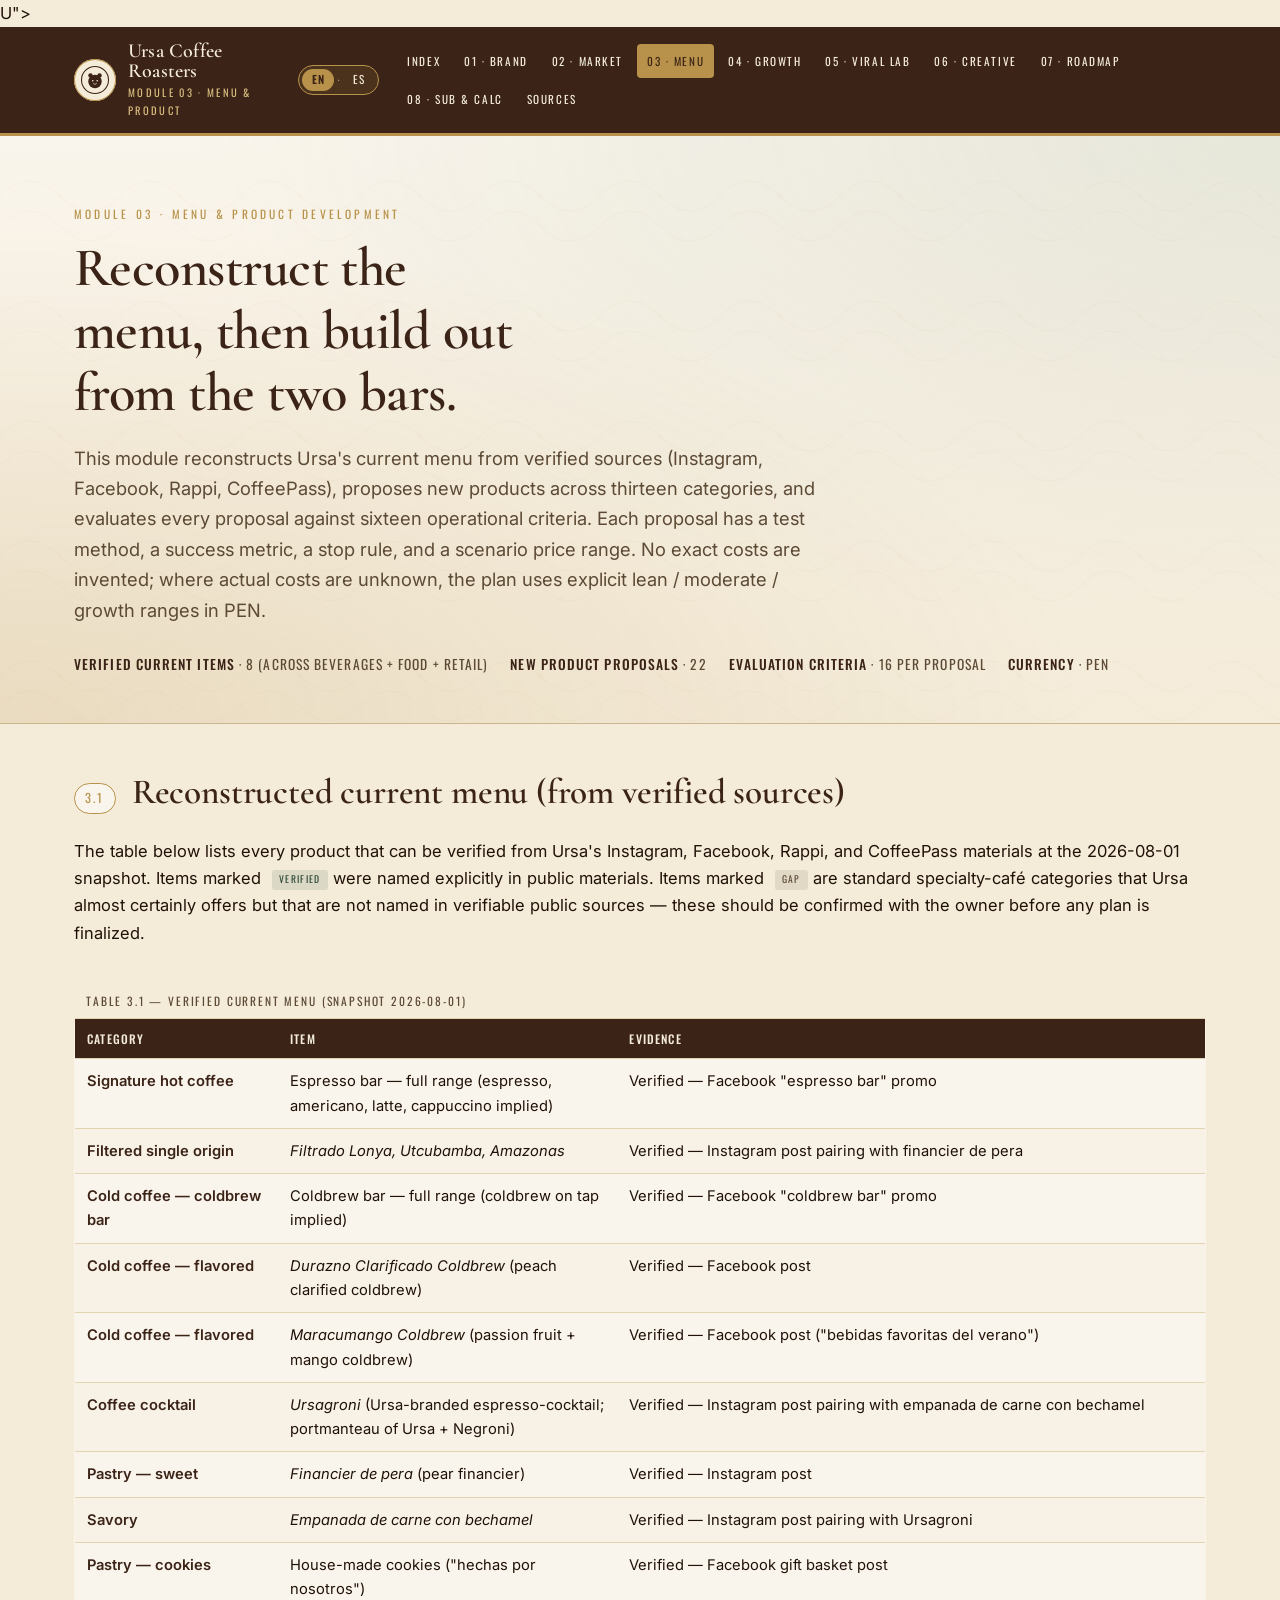
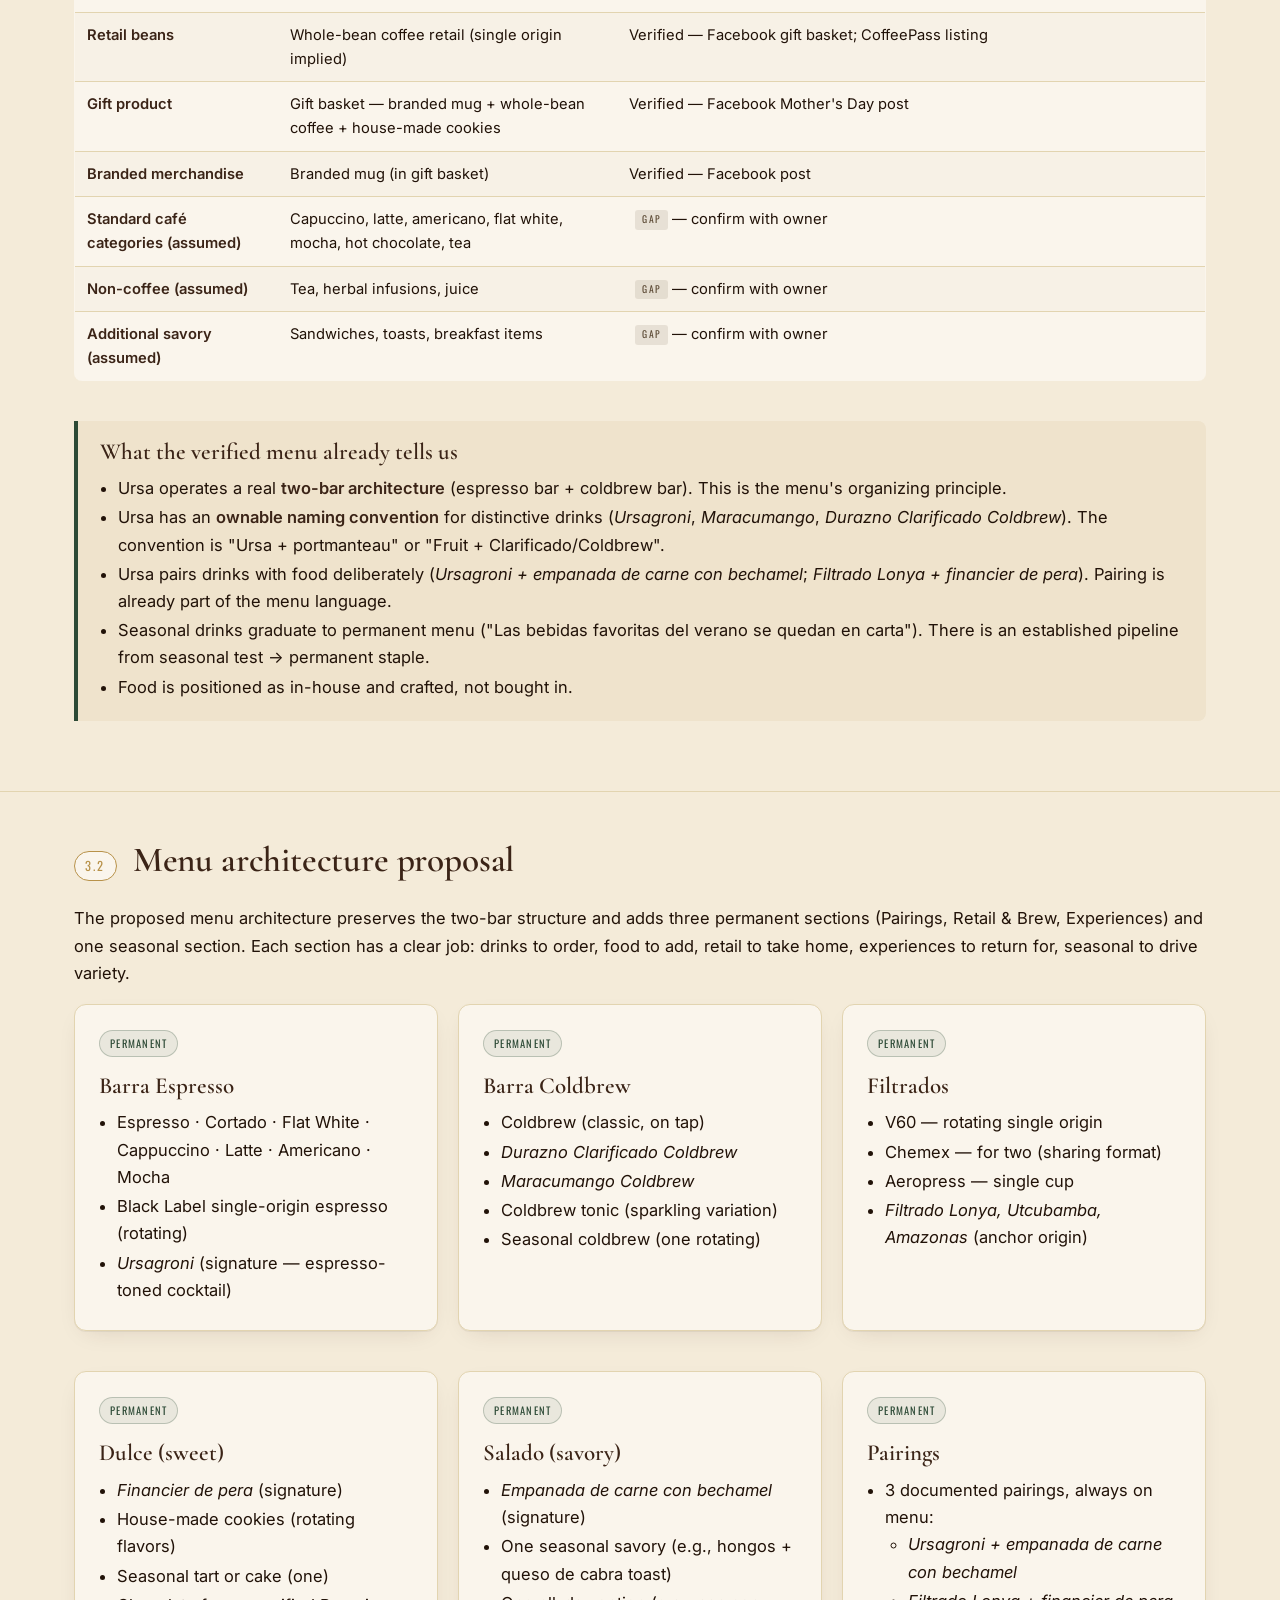
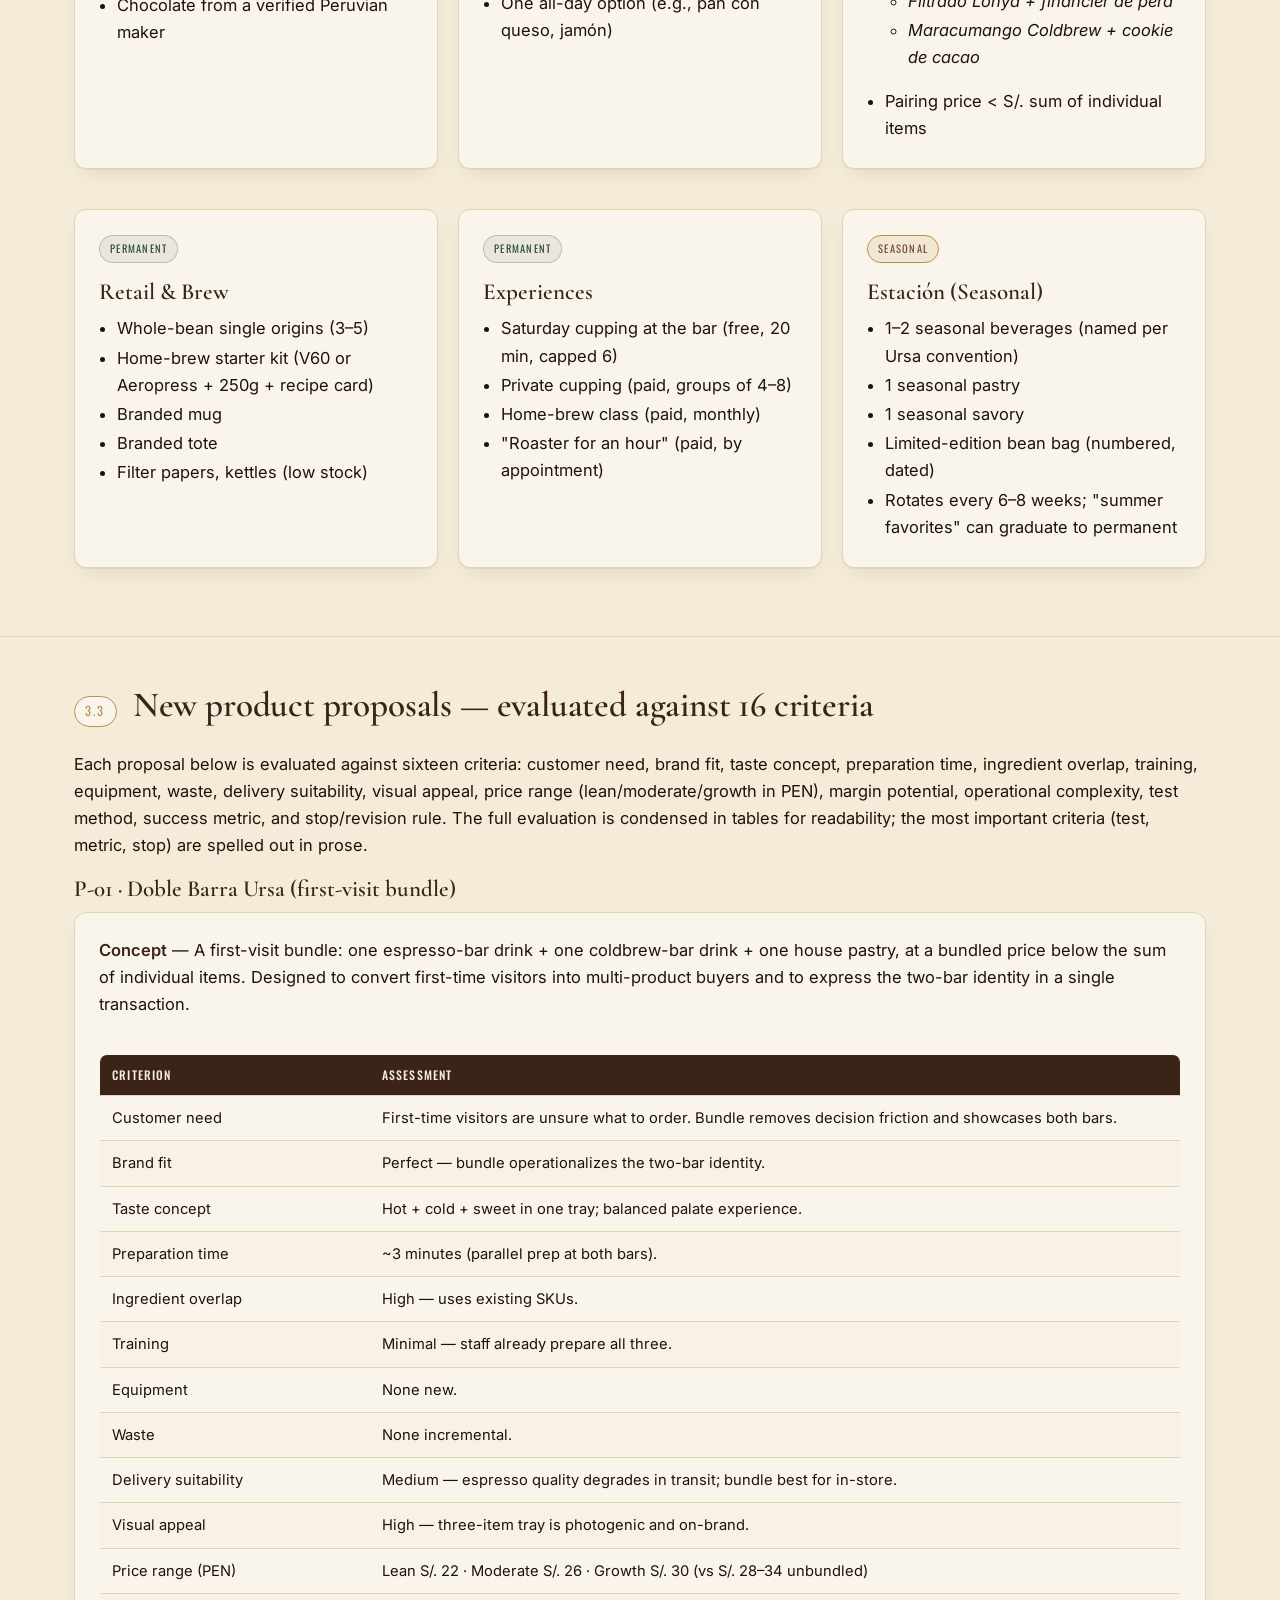
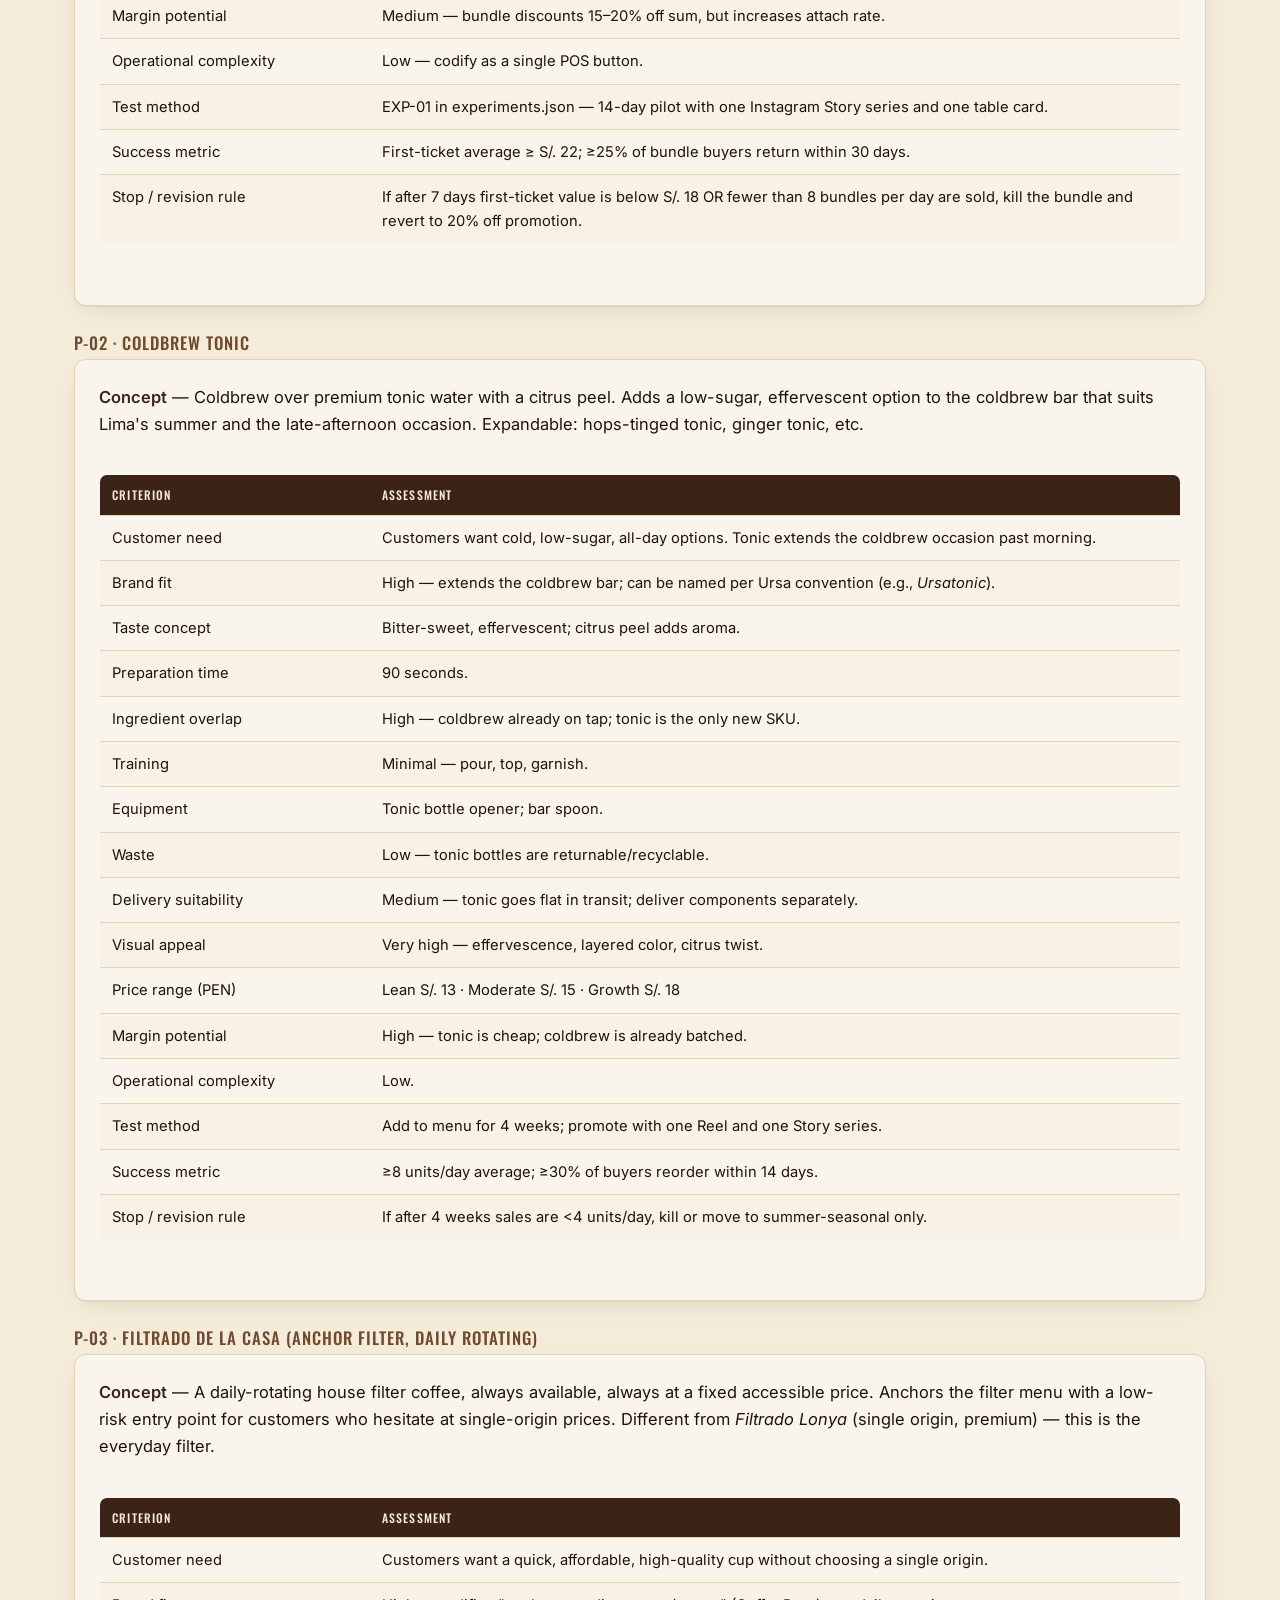
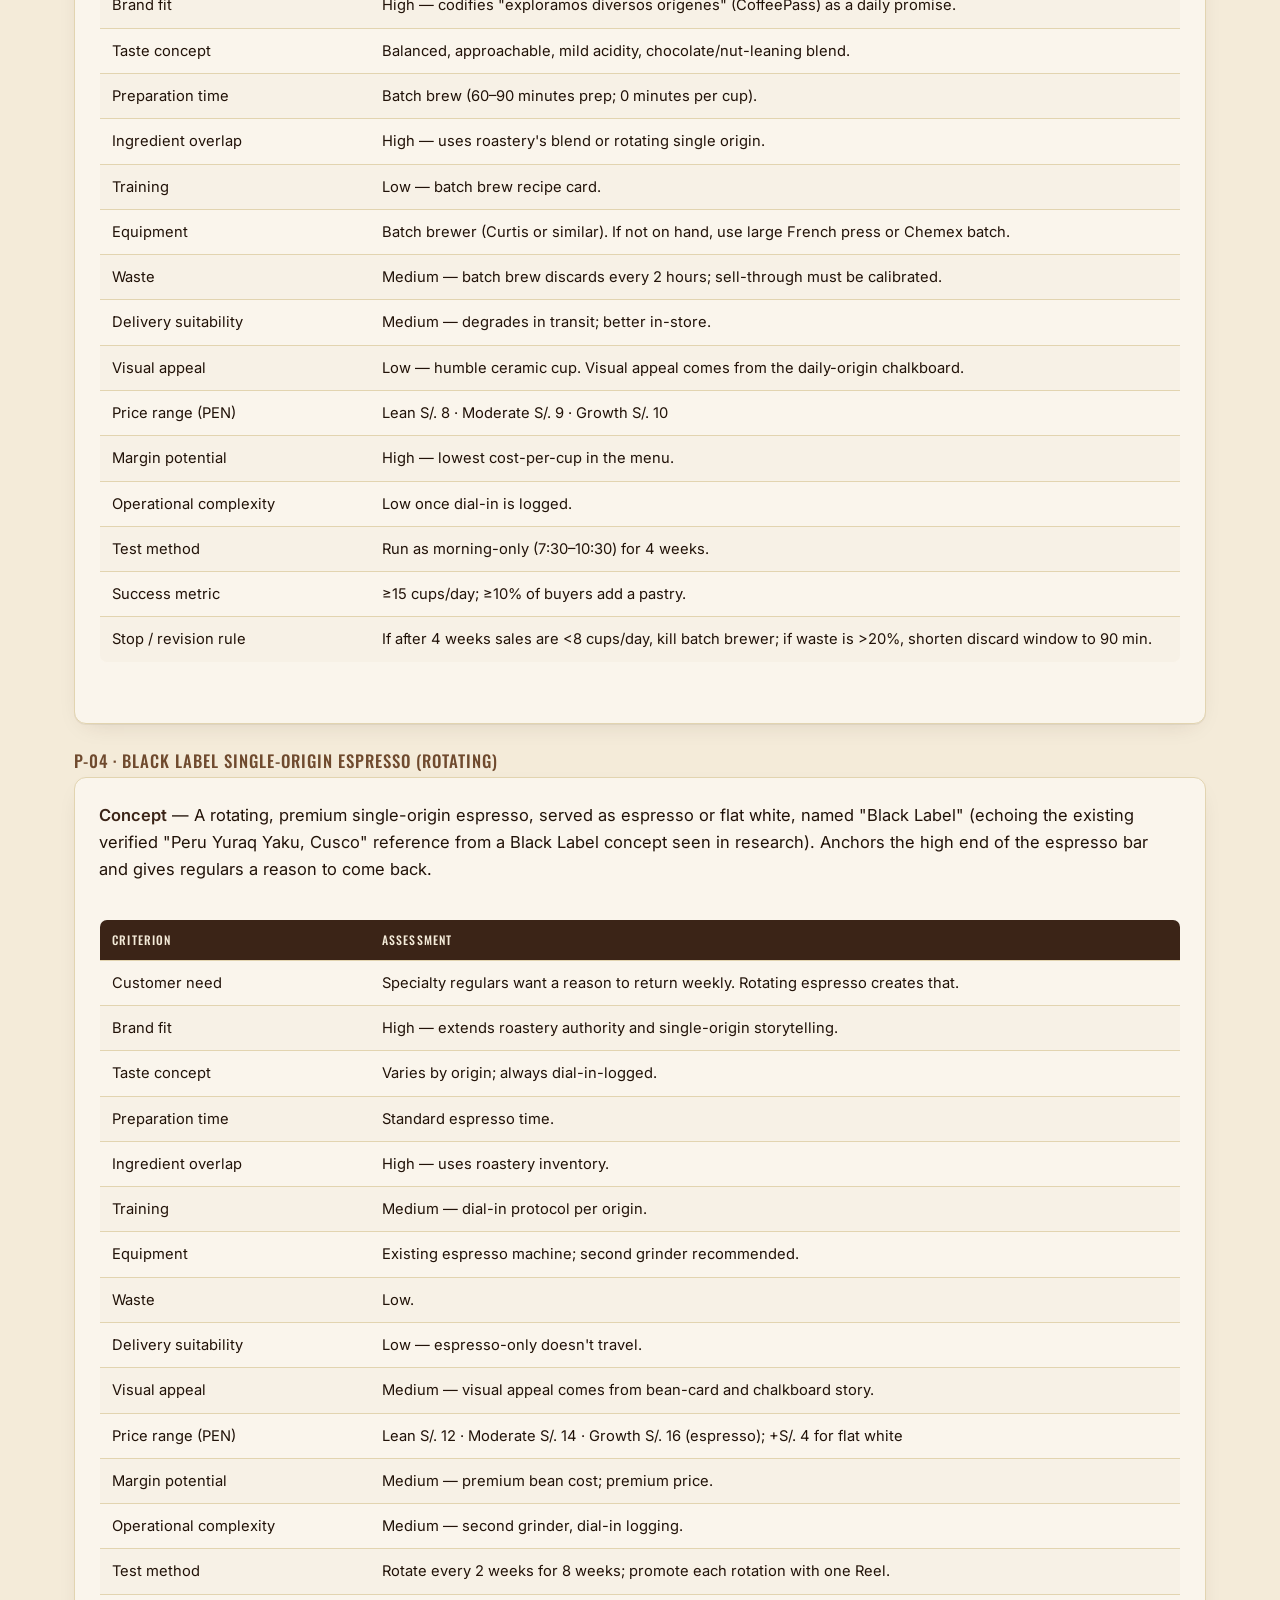
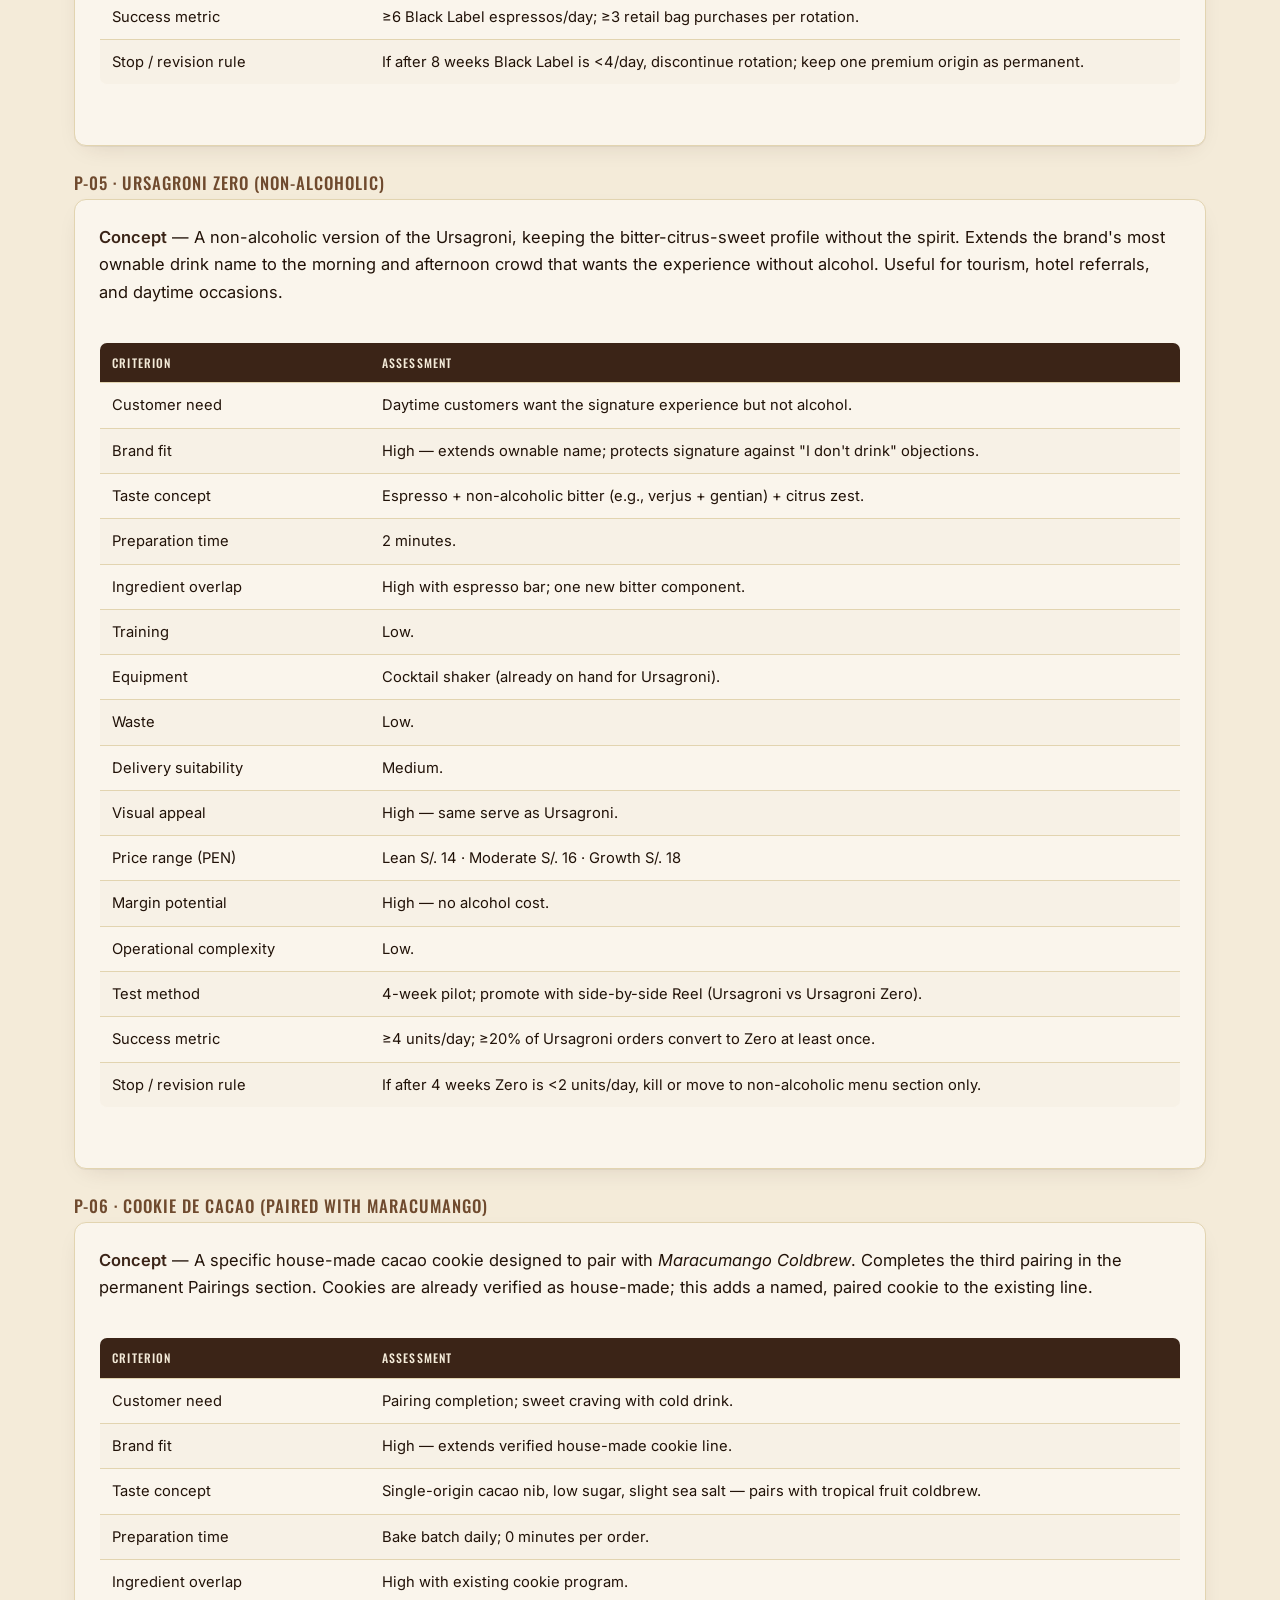
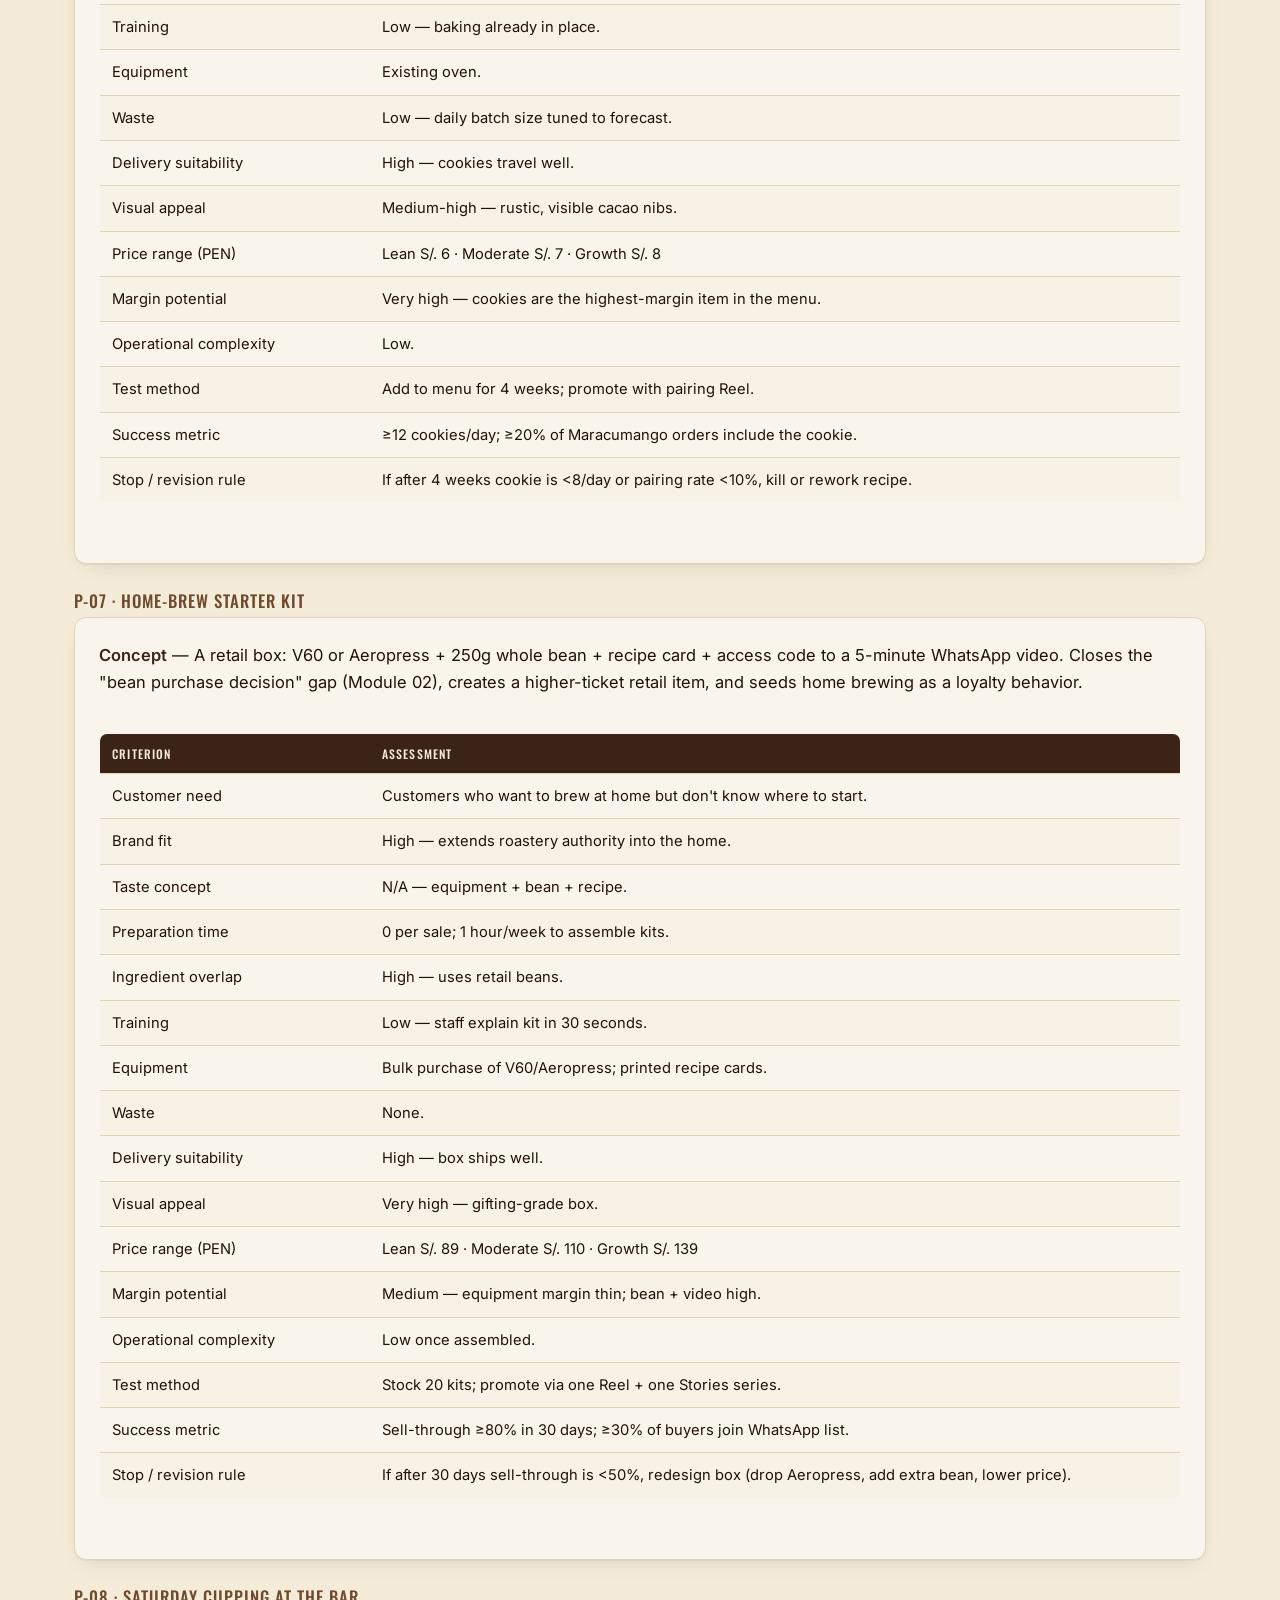
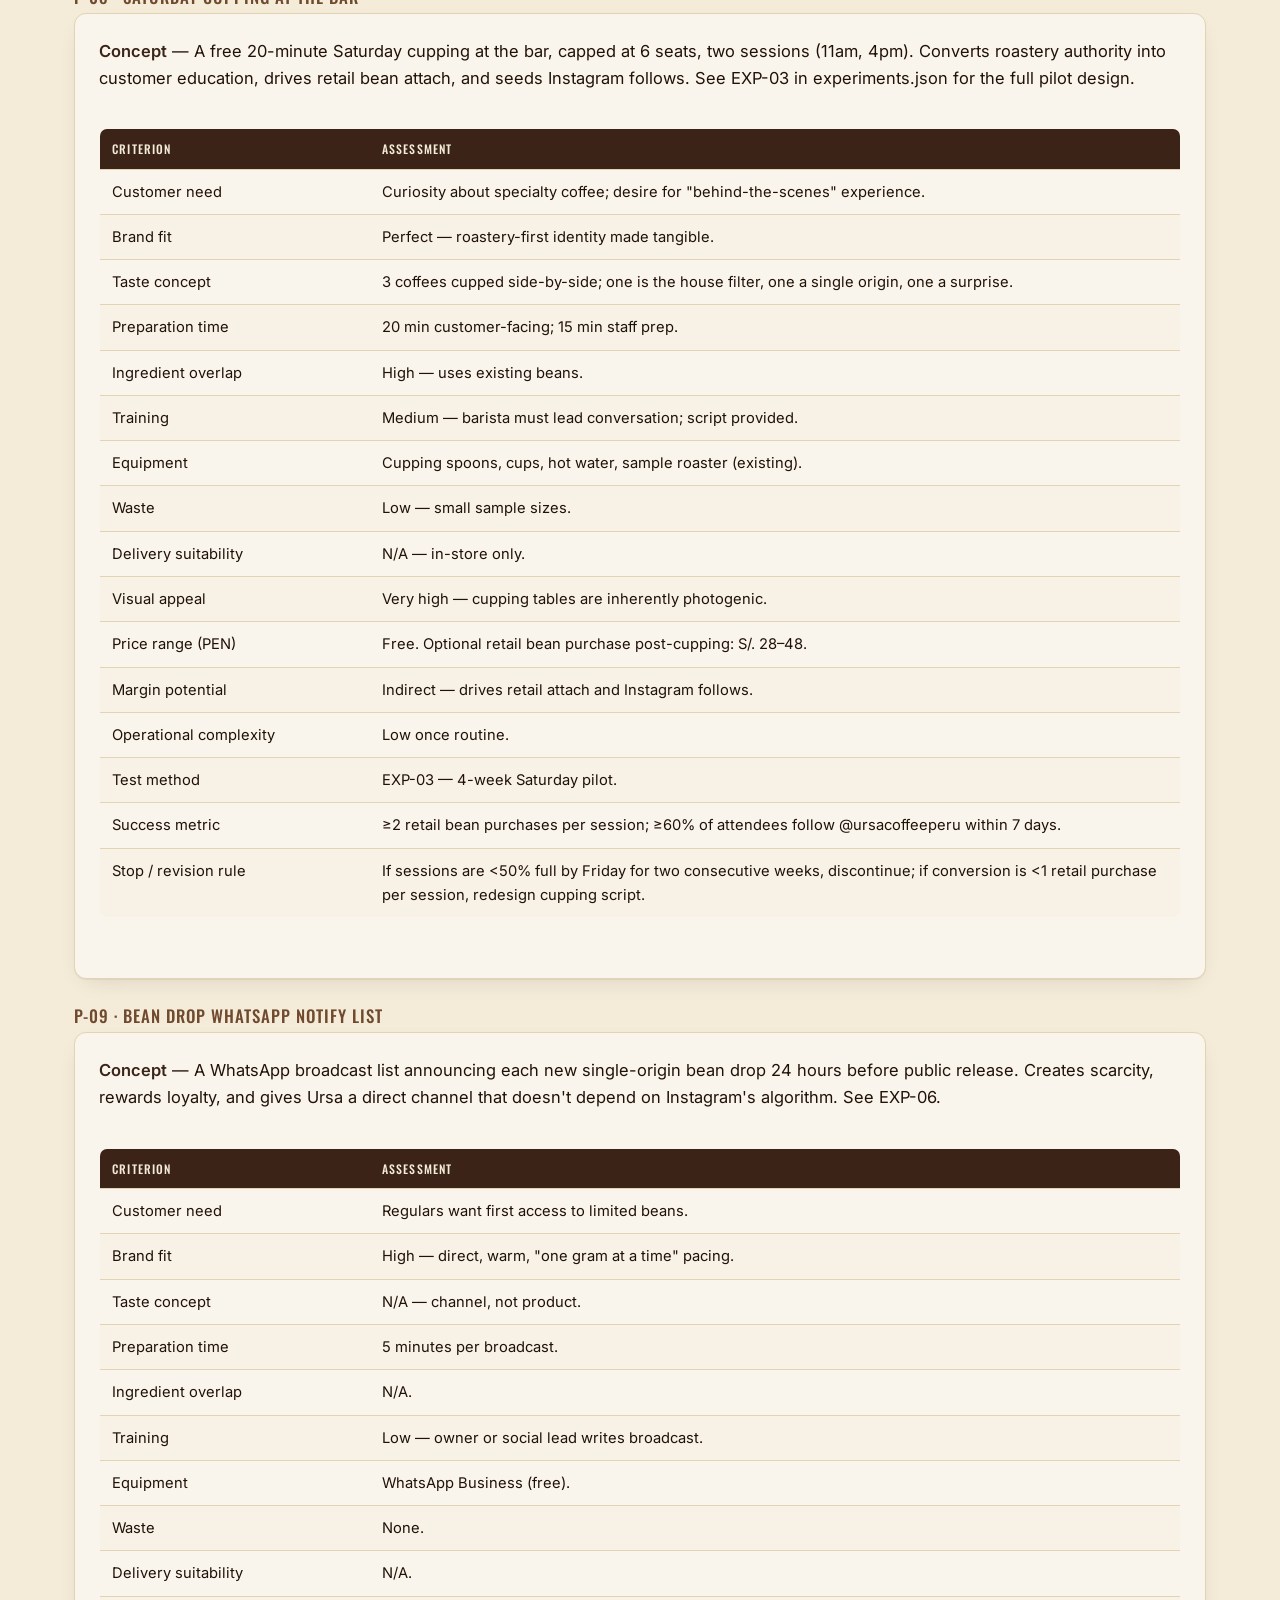
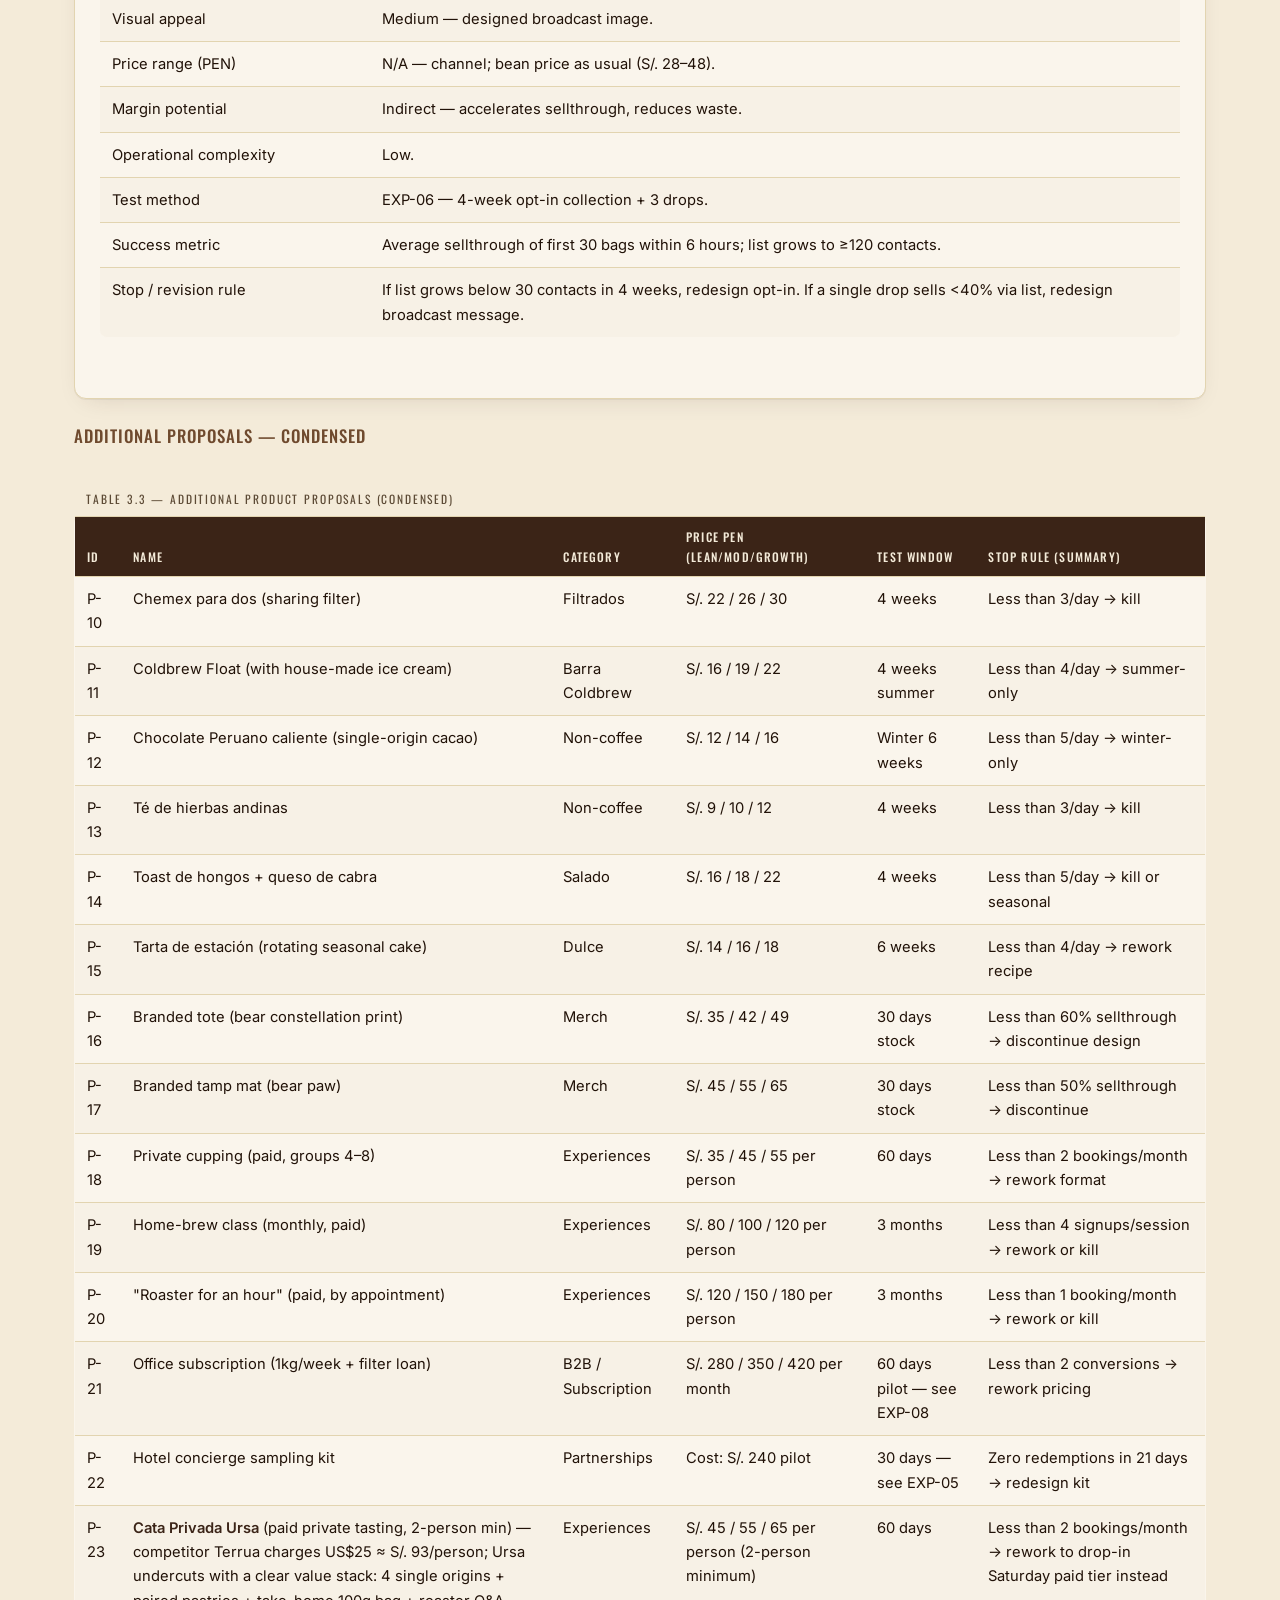
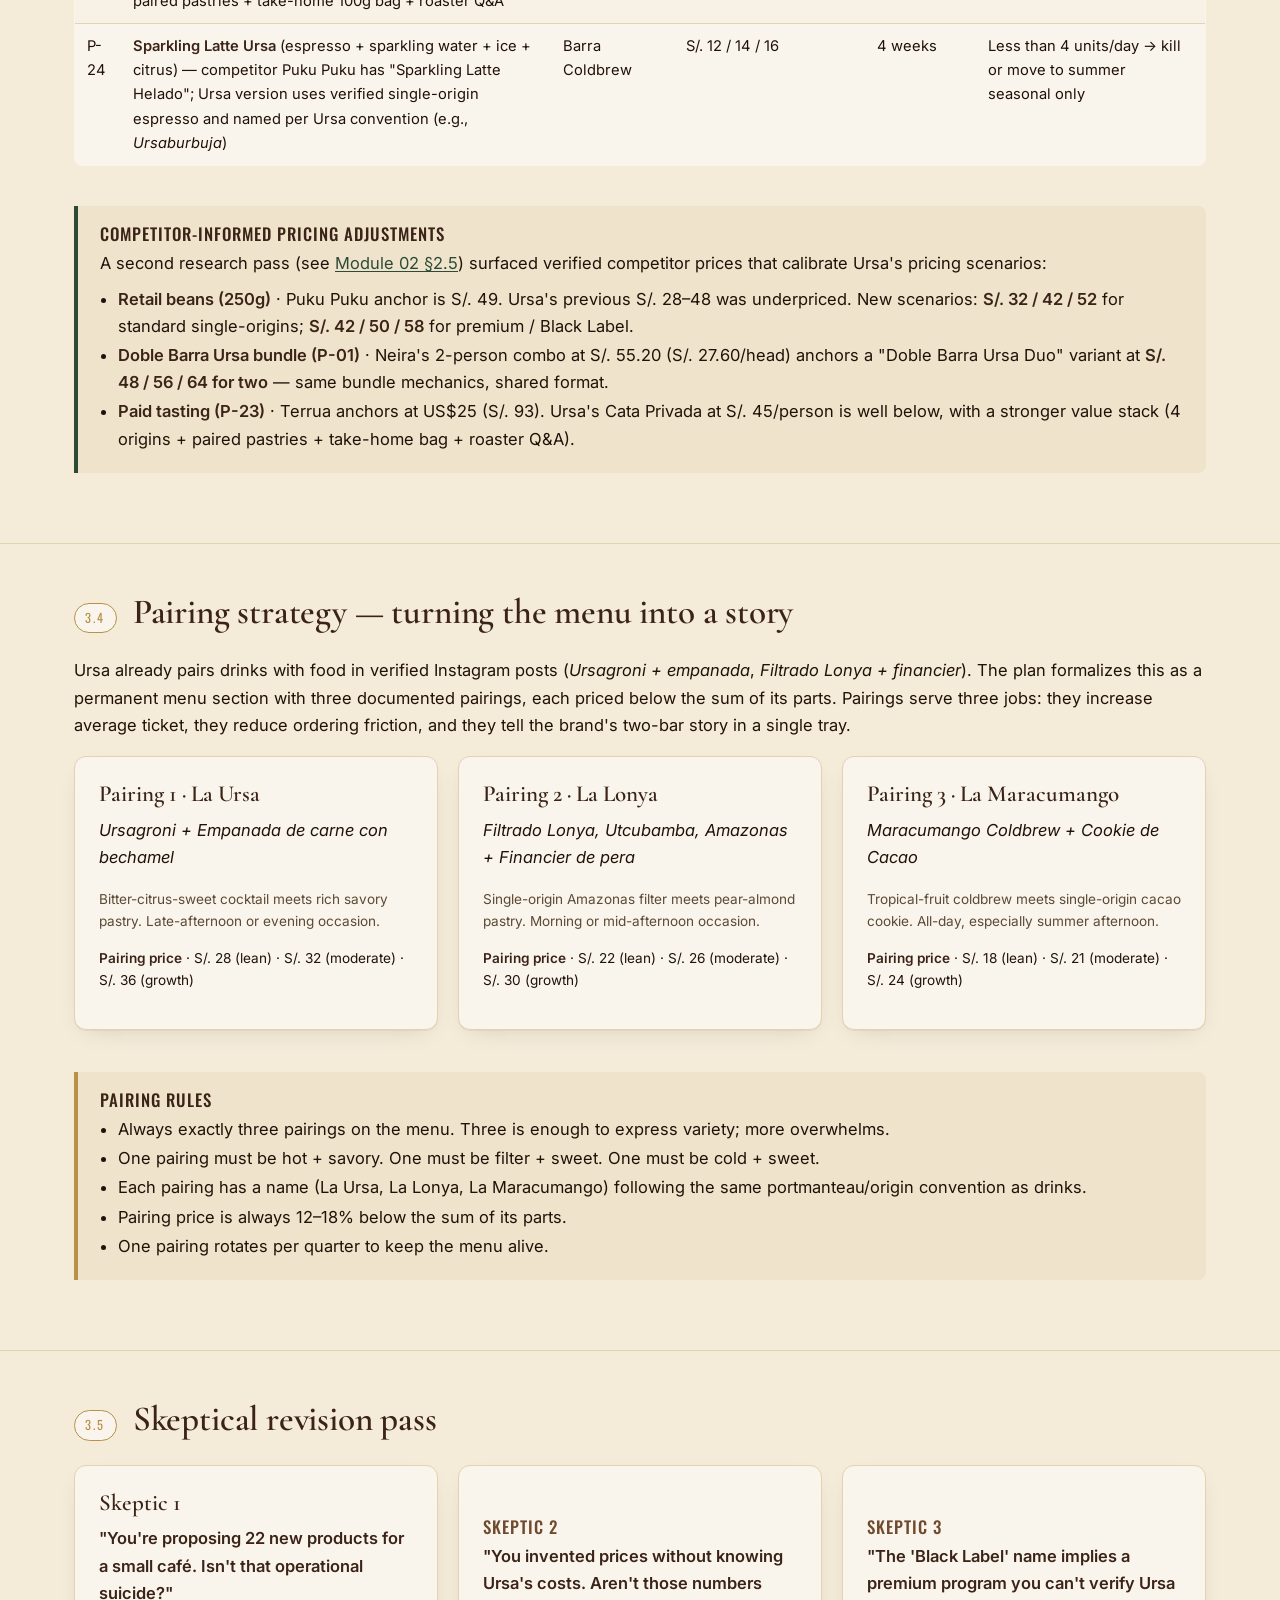
<file: dossier/03-menu-and-product-development.html>
<!DOCTYPE html>
<html lang="en">
<head>
<meta charset="UTF-8">
<meta name="viewport" content="width=device-width, initial-scale=1.0">
<title>03 · Menu &amp; Product Development — Ursa Coffee Roasters Dossier</title>
<meta name="description" content="Reconstructed Ursa menu and original product-development plan across coffee, cold, seasonal, non-coffee, pastry, savory, retail beans, brewing, gift, experiences, subscriptions, and partnerships. Each proposal evaluated against 16 operational criteria with explicit test method and stop rule.">
<link rel="stylesheet" href="assets/ursa.css">
<link rel="icon" href="data:image/svg+xml,<svg xmlns='http://www.w3.org/2000/svg' viewBox='0 0 32 32' aria-hidden="true"><circle cx='16' cy='16' r='15' fill='%233B2417'/><circle cx='16' cy='16' r='13' fill='none' stroke='%23B8924A' stroke-width='1'/><text x='16' y='22' font-family='Georgia' font-size='16' fill='%23F4EBD9' text-anchor='middle'>U</text></svg>">
</head>
<body>

<header class="ursa-header">
  <div class="ursa-header__row">
    <a href="index.html" style="display:flex; gap:12px; align-items:center; text-decoration:none;">
      <span class="ursa-mark" aria-hidden="true">
        <svg viewBox="0 0 40 40" role="img" aria-label="Ursa mark">
          <circle cx="20" cy="20" r="18" fill="none" stroke="#3B2417" stroke-width="1.4"/>
          <circle cx="14" cy="14" r="3" fill="#3B2417"/>
          <circle cx="26" cy="14" r="3" fill="#3B2417"/>
          <circle cx="20" cy="22" r="9" fill="#3B2417"/>
          <circle cx="17" cy="21" r="1.1" fill="#F4EBD9"/>
          <circle cx="23" cy="21" r="1.1" fill="#F4EBD9"/>
          <path d="M18 25 Q20 27 22 25" stroke="#F4EBD9" stroke-width="0.9" fill="none" stroke-linecap="round"/>
        </svg>
      </span>
      <span>
        <div class="ursa-header__title">Ursa Coffee Roasters</div>
        <div class="ursa-header__sub">Module 03 · Menu &amp; Product</div>
      </span>
    </a>
    <div class="ursa-lang-toggle" role="group" aria-label="Language">
      <a href="03-menu-and-product-development.html" class="ursa-lang-toggle__btn" aria-current="true" lang="en">EN</a>
      <span class="ursa-lang-toggle__sep" aria-hidden="true">·</span>
      <a href="03-menu-and-product-development.es.html" class="ursa-lang-toggle__btn" lang="es">ES</a>
    </div>
    <nav class="ursa-header__nav" aria-label="Dossier sections">
      <a href="index.html">Index</a>
      <a href="01-brand-audit-and-design-system.html">01 · Brand</a>
      <a href="02-market-competitors-and-customer-voice.html">02 · Market</a>
      <a href="03-menu-and-product-development.html" aria-current="page">03 · Menu</a>
      <a href="04-marketing-growth-and-retention-plan.html">04 · Growth</a>
      <a href="05-viral-content-laboratory.html">05 · Viral Lab</a>
      <a href="06-creative-campaign-prototypes.html">06 · Creative</a>
      <a href="07-implementation-roadmap-and-kpis.html">07 · Roadmap</a>
      <a href="08-subscription-economics-and-calculator.html">08 · Sub &amp; Calc</a>
      <a href="sources-and-evidence.html">Sources</a>
    </nav>
  </div>
</header>

<main>

<section class="ursa-hero">
  <div class="ursa-wrap">
    <span class="ursa-hero__eyebrow">Module 03 · Menu &amp; Product Development</span>
    <h1 class="ursa-hero__title">Reconstruct the menu, then build out from the two bars.</h1>
    <p class="ursa-hero__lede">This module reconstructs Ursa's current menu from verified sources (Instagram, Facebook, Rappi, CoffeePass), proposes new products across thirteen categories, and evaluates every proposal against sixteen operational criteria. Each proposal has a test method, a success metric, a stop rule, and a scenario price range. No exact costs are invented; where actual costs are unknown, the plan uses explicit lean / moderate / growth ranges in PEN.</p>
    <div class="ursa-hero__meta">
      <span><b>Verified current items</b> · 8 (across beverages + food + retail)</span>
      <span><b>New product proposals</b> · 22</span>
      <span><b>Evaluation criteria</b> · 16 per proposal</span>
      <span><b>Currency</b> · PEN</span>
    </div>
  </div>
</section>

<section class="ursa-section">
  <div class="ursa-wrap">
    <div class="ursa-section__head">
      <span class="ursa-section__num">3.1</span>
      <h2 class="ursa-section__title">Reconstructed current menu (from verified sources)</h2>
    </div>

    <p>The table below lists every product that can be verified from Ursa's Instagram, Facebook, Rappi, and CoffeePass materials at the 2026-08-01 snapshot. Items marked <span class="ursa-evidence-tag ev-verified">verified</span> were named explicitly in public materials. Items marked <span class="ursa-evidence-tag ev-gap">gap</span> are standard specialty-café categories that Ursa almost certainly offers but that are not named in verifiable public sources — these should be confirmed with the owner before any plan is finalized.</p>

    <div class="ursa-table-wrap">
    <table class="ursa-table">
      <caption>Table 3.1 — Verified current menu (snapshot 2026-08-01)</caption>
      <thead><tr><th style="width:18%">Category</th><th style="width:30%">Item</th><th>Evidence</th></tr></thead>
      <tbody>
        <tr><td><strong>Signature hot coffee</strong></td><td>Espresso bar — full range (espresso, americano, latte, cappuccino implied)</td><td>Verified — Facebook "espresso bar" promo</td></tr>
        <tr><td><strong>Filtered single origin</strong></td><td><em>Filtrado Lonya, Utcubamba, Amazonas</em></td><td>Verified — Instagram post pairing with financier de pera</td></tr>
        <tr><td><strong>Cold coffee — coldbrew bar</strong></td><td>Coldbrew bar — full range (coldbrew on tap implied)</td><td>Verified — Facebook "coldbrew bar" promo</td></tr>
        <tr><td><strong>Cold coffee — flavored</strong></td><td><em>Durazno Clarificado Coldbrew</em> (peach clarified coldbrew)</td><td>Verified — Facebook post</td></tr>
        <tr><td><strong>Cold coffee — flavored</strong></td><td><em>Maracumango Coldbrew</em> (passion fruit + mango coldbrew)</td><td>Verified — Facebook post ("bebidas favoritas del verano")</td></tr>
        <tr><td><strong>Coffee cocktail</strong></td><td><em>Ursagroni</em> (Ursa-branded espresso-cocktail; portmanteau of Ursa + Negroni)</td><td>Verified — Instagram post pairing with empanada de carne con bechamel</td></tr>
        <tr><td><strong>Pastry — sweet</strong></td><td><em>Financier de pera</em> (pear financier)</td><td>Verified — Instagram post</td></tr>
        <tr><td><strong>Savory</strong></td><td><em>Empanada de carne con bechamel</em></td><td>Verified — Instagram post pairing with Ursagroni</td></tr>
        <tr><td><strong>Pastry — cookies</strong></td><td>House-made cookies ("hechas por nosotros")</td><td>Verified — Facebook gift basket post</td></tr>
        <tr><td><strong>Retail beans</strong></td><td>Whole-bean coffee retail (single origin implied)</td><td>Verified — Facebook gift basket; CoffeePass listing</td></tr>
        <tr><td><strong>Gift product</strong></td><td>Gift basket — branded mug + whole-bean coffee + house-made cookies</td><td>Verified — Facebook Mother's Day post</td></tr>
        <tr><td><strong>Branded merchandise</strong></td><td>Branded mug (in gift basket)</td><td>Verified — Facebook post</td></tr>
        <tr><td><strong>Standard café categories (assumed)</strong></td><td>Capuccino, latte, americano, flat white, mocha, hot chocolate, tea</td><td><span class="ursa-evidence-tag ev-gap">gap</span> — confirm with owner</td></tr>
        <tr><td><strong>Non-coffee (assumed)</strong></td><td>Tea, herbal infusions, juice</td><td><span class="ursa-evidence-tag ev-gap">gap</span> — confirm with owner</td></tr>
        <tr><td><strong>Additional savory (assumed)</strong></td><td>Sandwiches, toasts, breakfast items</td><td><span class="ursa-evidence-tag ev-gap">gap</span> — confirm with owner</td></tr>
      </tbody>
    </table>
    </div>

    <div class="ursa-callout ursa-callout--forest">
      <h3>What the verified menu already tells us</h3>
      <ul class="list-tight" style="margin:0">
        <li>Ursa operates a real <strong>two-bar architecture</strong> (espresso bar + coldbrew bar). This is the menu's organizing principle.</li>
        <li>Ursa has an <strong>ownable naming convention</strong> for distinctive drinks (<em>Ursagroni</em>, <em>Maracumango</em>, <em>Durazno Clarificado Coldbrew</em>). The convention is "Ursa + portmanteau" or "Fruit + Clarificado/Coldbrew".</li>
        <li>Ursa pairs drinks with food deliberately (<em>Ursagroni + empanada de carne con bechamel</em>; <em>Filtrado Lonya + financier de pera</em>). Pairing is already part of the menu language.</li>
        <li>Seasonal drinks graduate to permanent menu ("Las bebidas favoritas del verano se quedan en carta"). There is an established pipeline from seasonal test → permanent staple.</li>
        <li>Food is positioned as in-house and crafted, not bought in.</li>
      </ul>
    </div>
  </div>
</section>

<section class="ursa-section">
  <div class="ursa-wrap">
    <div class="ursa-section__head">
      <span class="ursa-section__num">3.2</span>
      <h2 class="ursa-section__title">Menu architecture proposal</h2>
    </div>

    <p>The proposed menu architecture preserves the two-bar structure and adds three permanent sections (Pairings, Retail &amp; Brew, Experiences) and one seasonal section. Each section has a clear job: drinks to order, food to add, retail to take home, experiences to return for, seasonal to drive variety.</p>

    <div class="ursa-grid ursa-grid--3">
      <div class="ursa-card">
        <span class="ursa-pill ursa-pill--forest">Permanent</span>
        <h3 class="ursa-card__title mt-2">Barra Espresso</h3>
        <ul class="list-tight" style="margin:0">
          <li>Espresso · Cortado · Flat White · Cappuccino · Latte · Americano · Mocha</li>
          <li>Black Label single-origin espresso (rotating)</li>
          <li><em>Ursagroni</em> (signature — espresso-toned cocktail)</li>
        </ul>
      </div>
      <div class="ursa-card">
        <span class="ursa-pill ursa-pill--forest">Permanent</span>
        <h3 class="ursa-card__title mt-2">Barra Coldbrew</h3>
        <ul class="list-tight" style="margin:0">
          <li>Coldbrew (classic, on tap)</li>
          <li><em>Durazno Clarificado Coldbrew</em></li>
          <li><em>Maracumango Coldbrew</em></li>
          <li>Coldbrew tonic (sparkling variation)</li>
          <li>Seasonal coldbrew (one rotating)</li>
        </ul>
      </div>
      <div class="ursa-card">
        <span class="ursa-pill ursa-pill--forest">Permanent</span>
        <h3 class="ursa-card__title mt-2">Filtrados</h3>
        <ul class="list-tight" style="margin:0">
          <li>V60 — rotating single origin</li>
          <li>Chemex — for two (sharing format)</li>
          <li>Aeropress — single cup</li>
          <li><em>Filtrado Lonya, Utcubamba, Amazonas</em> (anchor origin)</li>
        </ul>
      </div>
      <div class="ursa-card">
        <span class="ursa-pill ursa-pill--forest">Permanent</span>
        <h3 class="ursa-card__title mt-2">Dulce (sweet)</h3>
        <ul class="list-tight" style="margin:0">
          <li><em>Financier de pera</em> (signature)</li>
          <li>House-made cookies (rotating flavors)</li>
          <li>Seasonal tart or cake (one)</li>
          <li>Chocolate from a verified Peruvian maker</li>
        </ul>
      </div>
      <div class="ursa-card">
        <span class="ursa-pill ursa-pill--forest">Permanent</span>
        <h3 class="ursa-card__title mt-2">Salado (savory)</h3>
        <ul class="list-tight" style="margin:0">
          <li><em>Empanada de carne con bechamel</em> (signature)</li>
          <li>One seasonal savory (e.g., hongos + queso de cabra toast)</li>
          <li>One all-day option (e.g., pan con queso, jamón)</li>
        </ul>
      </div>
      <div class="ursa-card">
        <span class="ursa-pill ursa-pill--forest">Permanent</span>
        <h3 class="ursa-card__title mt-2">Pairings</h3>
        <ul class="list-tight" style="margin:0">
          <li>3 documented pairings, always on menu:
            <ul>
              <li><em>Ursagroni + empanada de carne con bechamel</em></li>
              <li><em>Filtrado Lonya + financier de pera</em></li>
              <li><em>Maracumango Coldbrew + cookie de cacao</em></li>
            </ul>
          </li>
          <li>Pairing price < S/. sum of individual items</li>
        </ul>
      </div>
      <div class="ursa-card">
        <span class="ursa-pill ursa-pill--forest">Permanent</span>
        <h3 class="ursa-card__title mt-2">Retail &amp; Brew</h3>
        <ul class="list-tight" style="margin:0">
          <li>Whole-bean single origins (3–5)</li>
          <li>Home-brew starter kit (V60 or Aeropress + 250g + recipe card)</li>
          <li>Branded mug</li>
          <li>Branded tote</li>
          <li>Filter papers, kettles (low stock)</li>
        </ul>
      </div>
      <div class="ursa-card">
        <span class="ursa-pill ursa-pill--forest">Permanent</span>
        <h3 class="ursa-card__title mt-2">Experiences</h3>
        <ul class="list-tight" style="margin:0">
          <li>Saturday cupping at the bar (free, 20 min, capped 6)</li>
          <li>Private cupping (paid, groups of 4–8)</li>
          <li>Home-brew class (paid, monthly)</li>
          <li>"Roaster for an hour" (paid, by appointment)</li>
        </ul>
      </div>
      <div class="ursa-card">
        <span class="ursa-pill ursa-pill--warn">Seasonal</span>
        <h3 class="ursa-card__title mt-2">Estación (Seasonal)</h3>
        <ul class="list-tight" style="margin:0">
          <li>1–2 seasonal beverages (named per Ursa convention)</li>
          <li>1 seasonal pastry</li>
          <li>1 seasonal savory</li>
          <li>Limited-edition bean bag (numbered, dated)</li>
          <li>Rotates every 6–8 weeks; "summer favorites" can graduate to permanent</li>
        </ul>
      </div>
    </div>
  </div>
</section>

<section class="ursa-section">
  <div class="ursa-wrap">
    <div class="ursa-section__head">
      <span class="ursa-section__num">3.3</span>
      <h2 class="ursa-section__title">New product proposals — evaluated against 16 criteria</h2>
    </div>

    <p>Each proposal below is evaluated against sixteen criteria: customer need, brand fit, taste concept, preparation time, ingredient overlap, training, equipment, waste, delivery suitability, visual appeal, price range (lean/moderate/growth in PEN), margin potential, operational complexity, test method, success metric, and stop/revision rule. The full evaluation is condensed in tables for readability; the most important criteria (test, metric, stop) are spelled out in prose.</p>

    <h3>P-01 · Doble Barra Ursa (first-visit bundle)</h3>
    <div class="ursa-card">
      <p><strong>Concept</strong> — A first-visit bundle: one espresso-bar drink + one coldbrew-bar drink + one house pastry, at a bundled price below the sum of individual items. Designed to convert first-time visitors into multi-product buyers and to express the two-bar identity in a single transaction.</p>
      <div class="ursa-table-wrap">
      <table class="ursa-table">
        <thead><tr><th style="width:25%">Criterion</th><th>Assessment</th></tr></thead>
        <tbody>
          <tr><td>Customer need</td><td>First-time visitors are unsure what to order. Bundle removes decision friction and showcases both bars.</td></tr>
          <tr><td>Brand fit</td><td>Perfect — bundle operationalizes the two-bar identity.</td></tr>
          <tr><td>Taste concept</td><td>Hot + cold + sweet in one tray; balanced palate experience.</td></tr>
          <tr><td>Preparation time</td><td>~3 minutes (parallel prep at both bars).</td></tr>
          <tr><td>Ingredient overlap</td><td>High — uses existing SKUs.</td></tr>
          <tr><td>Training</td><td>Minimal — staff already prepare all three.</td></tr>
          <tr><td>Equipment</td><td>None new.</td></tr>
          <tr><td>Waste</td><td>None incremental.</td></tr>
          <tr><td>Delivery suitability</td><td>Medium — espresso quality degrades in transit; bundle best for in-store.</td></tr>
          <tr><td>Visual appeal</td><td>High — three-item tray is photogenic and on-brand.</td></tr>
          <tr><td>Price range (PEN)</td><td>Lean S/. 22 · Moderate S/. 26 · Growth S/. 30 (vs S/. 28–34 unbundled)</td></tr>
          <tr><td>Margin potential</td><td>Medium — bundle discounts 15–20% off sum, but increases attach rate.</td></tr>
          <tr><td>Operational complexity</td><td>Low — codify as a single POS button.</td></tr>
          <tr><td>Test method</td><td>EXP-01 in experiments.json — 14-day pilot with one Instagram Story series and one table card.</td></tr>
          <tr><td>Success metric</td><td>First-ticket average ≥ S/. 22; ≥25% of bundle buyers return within 30 days.</td></tr>
          <tr><td>Stop / revision rule</td><td>If after 7 days first-ticket value is below S/. 18 OR fewer than 8 bundles per day are sold, kill the bundle and revert to 20% off promotion.</td></tr>
        </tbody>
      </table>
      </div>
    </div>

    <h4>P-02 · Coldbrew Tonic</h4>
    <div class="ursa-card">
      <p><strong>Concept</strong> — Coldbrew over premium tonic water with a citrus peel. Adds a low-sugar, effervescent option to the coldbrew bar that suits Lima's summer and the late-afternoon occasion. Expandable: hops-tinged tonic, ginger tonic, etc.</p>
      <div class="ursa-table-wrap">
      <table class="ursa-table">
        <thead><tr><th style="width:25%">Criterion</th><th>Assessment</th></tr></thead>
        <tbody>
          <tr><td>Customer need</td><td>Customers want cold, low-sugar, all-day options. Tonic extends the coldbrew occasion past morning.</td></tr>
          <tr><td>Brand fit</td><td>High — extends the coldbrew bar; can be named per Ursa convention (e.g., <em>Ursatonic</em>).</td></tr>
          <tr><td>Taste concept</td><td>Bitter-sweet, effervescent; citrus peel adds aroma.</td></tr>
          <tr><td>Preparation time</td><td>90 seconds.</td></tr>
          <tr><td>Ingredient overlap</td><td>High — coldbrew already on tap; tonic is the only new SKU.</td></tr>
          <tr><td>Training</td><td>Minimal — pour, top, garnish.</td></tr>
          <tr><td>Equipment</td><td>Tonic bottle opener; bar spoon.</td></tr>
          <tr><td>Waste</td><td>Low — tonic bottles are returnable/recyclable.</td></tr>
          <tr><td>Delivery suitability</td><td>Medium — tonic goes flat in transit; deliver components separately.</td></tr>
          <tr><td>Visual appeal</td><td>Very high — effervescence, layered color, citrus twist.</td></tr>
          <tr><td>Price range (PEN)</td><td>Lean S/. 13 · Moderate S/. 15 · Growth S/. 18</td></tr>
          <tr><td>Margin potential</td><td>High — tonic is cheap; coldbrew is already batched.</td></tr>
          <tr><td>Operational complexity</td><td>Low.</td></tr>
          <tr><td>Test method</td><td>Add to menu for 4 weeks; promote with one Reel and one Story series.</td></tr>
          <tr><td>Success metric</td><td>≥8 units/day average; ≥30% of buyers reorder within 14 days.</td></tr>
          <tr><td>Stop / revision rule</td><td>If after 4 weeks sales are <4 units/day, kill or move to summer-seasonal only.</td></tr>
        </tbody>
      </table>
      </div>
    </div>

    <h4>P-03 · Filtrado de la Casa (anchor filter, daily rotating)</h4>
    <div class="ursa-card">
      <p><strong>Concept</strong> — A daily-rotating house filter coffee, always available, always at a fixed accessible price. Anchors the filter menu with a low-risk entry point for customers who hesitate at single-origin prices. Different from <em>Filtrado Lonya</em> (single origin, premium) — this is the everyday filter.</p>
      <div class="ursa-table-wrap">
      <table class="ursa-table">
        <thead><tr><th style="width:25%">Criterion</th><th>Assessment</th></tr></thead>
        <tbody>
          <tr><td>Customer need</td><td>Customers want a quick, affordable, high-quality cup without choosing a single origin.</td></tr>
          <tr><td>Brand fit</td><td>High — codifies "exploramos diversos orígenes" (CoffeePass) as a daily promise.</td></tr>
          <tr><td>Taste concept</td><td>Balanced, approachable, mild acidity, chocolate/nut-leaning blend.</td></tr>
          <tr><td>Preparation time</td><td>Batch brew (60–90 minutes prep; 0 minutes per cup).</td></tr>
          <tr><td>Ingredient overlap</td><td>High — uses roastery's blend or rotating single origin.</td></tr>
          <tr><td>Training</td><td>Low — batch brew recipe card.</td></tr>
          <tr><td>Equipment</td><td>Batch brewer (Curtis or similar). If not on hand, use large French press or Chemex batch.</td></tr>
          <tr><td>Waste</td><td>Medium — batch brew discards every 2 hours; sell-through must be calibrated.</td></tr>
          <tr><td>Delivery suitability</td><td>Medium — degrades in transit; better in-store.</td></tr>
          <tr><td>Visual appeal</td><td>Low — humble ceramic cup. Visual appeal comes from the daily-origin chalkboard.</td></tr>
          <tr><td>Price range (PEN)</td><td>Lean S/. 8 · Moderate S/. 9 · Growth S/. 10</td></tr>
          <tr><td>Margin potential</td><td>High — lowest cost-per-cup in the menu.</td></tr>
          <tr><td>Operational complexity</td><td>Low once dial-in is logged.</td></tr>
          <tr><td>Test method</td><td>Run as morning-only (7:30–10:30) for 4 weeks.</td></tr>
          <tr><td>Success metric</td><td>≥15 cups/day; ≥10% of buyers add a pastry.</td></tr>
          <tr><td>Stop / revision rule</td><td>If after 4 weeks sales are <8 cups/day, kill batch brewer; if waste is >20%, shorten discard window to 90 min.</td></tr>
        </tbody>
      </table>
      </div>
    </div>

    <h4>P-04 · Black Label single-origin espresso (rotating)</h4>
    <div class="ursa-card">
      <p><strong>Concept</strong> — A rotating, premium single-origin espresso, served as espresso or flat white, named "Black Label" (echoing the existing verified "Peru Yuraq Yaku, Cusco" reference from a Black Label concept seen in research). Anchors the high end of the espresso bar and gives regulars a reason to come back.</p>
      <div class="ursa-table-wrap">
      <table class="ursa-table">
        <thead><tr><th style="width:25%">Criterion</th><th>Assessment</th></tr></thead>
        <tbody>
          <tr><td>Customer need</td><td>Specialty regulars want a reason to return weekly. Rotating espresso creates that.</td></tr>
          <tr><td>Brand fit</td><td>High — extends roastery authority and single-origin storytelling.</td></tr>
          <tr><td>Taste concept</td><td>Varies by origin; always dial-in-logged.</td></tr>
          <tr><td>Preparation time</td><td>Standard espresso time.</td></tr>
          <tr><td>Ingredient overlap</td><td>High — uses roastery inventory.</td></tr>
          <tr><td>Training</td><td>Medium — dial-in protocol per origin.</td></tr>
          <tr><td>Equipment</td><td>Existing espresso machine; second grinder recommended.</td></tr>
          <tr><td>Waste</td><td>Low.</td></tr>
          <tr><td>Delivery suitability</td><td>Low — espresso-only doesn't travel.</td></tr>
          <tr><td>Visual appeal</td><td>Medium — visual appeal comes from bean-card and chalkboard story.</td></tr>
          <tr><td>Price range (PEN)</td><td>Lean S/. 12 · Moderate S/. 14 · Growth S/. 16 (espresso); +S/. 4 for flat white</td></tr>
          <tr><td>Margin potential</td><td>Medium — premium bean cost; premium price.</td></tr>
          <tr><td>Operational complexity</td><td>Medium — second grinder, dial-in logging.</td></tr>
          <tr><td>Test method</td><td>Rotate every 2 weeks for 8 weeks; promote each rotation with one Reel.</td></tr>
          <tr><td>Success metric</td><td>≥6 Black Label espressos/day; ≥3 retail bag purchases per rotation.</td></tr>
          <tr><td>Stop / revision rule</td><td>If after 8 weeks Black Label is <4/day, discontinue rotation; keep one premium origin as permanent.</td></tr>
        </tbody>
      </table>
      </div>
    </div>

    <h4>P-05 · Ursagroni Zero (non-alcoholic)</h4>
    <div class="ursa-card">
      <p><strong>Concept</strong> — A non-alcoholic version of the Ursagroni, keeping the bitter-citrus-sweet profile without the spirit. Extends the brand's most ownable drink name to the morning and afternoon crowd that wants the experience without alcohol. Useful for tourism, hotel referrals, and daytime occasions.</p>
      <div class="ursa-table-wrap">
      <table class="ursa-table">
        <thead><tr><th style="width:25%">Criterion</th><th>Assessment</th></tr></thead>
        <tbody>
          <tr><td>Customer need</td><td>Daytime customers want the signature experience but not alcohol.</td></tr>
          <tr><td>Brand fit</td><td>High — extends ownable name; protects signature against "I don't drink" objections.</td></tr>
          <tr><td>Taste concept</td><td>Espresso + non-alcoholic bitter (e.g., verjus + gentian) + citrus zest.</td></tr>
          <tr><td>Preparation time</td><td>2 minutes.</td></tr>
          <tr><td>Ingredient overlap</td><td>High with espresso bar; one new bitter component.</td></tr>
          <tr><td>Training</td><td>Low.</td></tr>
          <tr><td>Equipment</td><td>Cocktail shaker (already on hand for Ursagroni).</td></tr>
          <tr><td>Waste</td><td>Low.</td></tr>
          <tr><td>Delivery suitability</td><td>Medium.</td></tr>
          <tr><td>Visual appeal</td><td>High — same serve as Ursagroni.</td></tr>
          <tr><td>Price range (PEN)</td><td>Lean S/. 14 · Moderate S/. 16 · Growth S/. 18</td></tr>
          <tr><td>Margin potential</td><td>High — no alcohol cost.</td></tr>
          <tr><td>Operational complexity</td><td>Low.</td></tr>
          <tr><td>Test method</td><td>4-week pilot; promote with side-by-side Reel (Ursagroni vs Ursagroni Zero).</td></tr>
          <tr><td>Success metric</td><td>≥4 units/day; ≥20% of Ursagroni orders convert to Zero at least once.</td></tr>
          <tr><td>Stop / revision rule</td><td>If after 4 weeks Zero is <2 units/day, kill or move to non-alcoholic menu section only.</td></tr>
        </tbody>
      </table>
      </div>
    </div>

    <h4>P-06 · Cookie de Cacao (paired with Maracumango)</h4>
    <div class="ursa-card">
      <p><strong>Concept</strong> — A specific house-made cacao cookie designed to pair with <em>Maracumango Coldbrew</em>. Completes the third pairing in the permanent Pairings section. Cookies are already verified as house-made; this adds a named, paired cookie to the existing line.</p>
      <div class="ursa-table-wrap">
      <table class="ursa-table">
        <thead><tr><th style="width:25%">Criterion</th><th>Assessment</th></tr></thead>
        <tbody>
          <tr><td>Customer need</td><td>Pairing completion; sweet craving with cold drink.</td></tr>
          <tr><td>Brand fit</td><td>High — extends verified house-made cookie line.</td></tr>
          <tr><td>Taste concept</td><td>Single-origin cacao nib, low sugar, slight sea salt — pairs with tropical fruit coldbrew.</td></tr>
          <tr><td>Preparation time</td><td>Bake batch daily; 0 minutes per order.</td></tr>
          <tr><td>Ingredient overlap</td><td>High with existing cookie program.</td></tr>
          <tr><td>Training</td><td>Low — baking already in place.</td></tr>
          <tr><td>Equipment</td><td>Existing oven.</td></tr>
          <tr><td>Waste</td><td>Low — daily batch size tuned to forecast.</td></tr>
          <tr><td>Delivery suitability</td><td>High — cookies travel well.</td></tr>
          <tr><td>Visual appeal</td><td>Medium-high — rustic, visible cacao nibs.</td></tr>
          <tr><td>Price range (PEN)</td><td>Lean S/. 6 · Moderate S/. 7 · Growth S/. 8</td></tr>
          <tr><td>Margin potential</td><td>Very high — cookies are the highest-margin item in the menu.</td></tr>
          <tr><td>Operational complexity</td><td>Low.</td></tr>
          <tr><td>Test method</td><td>Add to menu for 4 weeks; promote with pairing Reel.</td></tr>
          <tr><td>Success metric</td><td>≥12 cookies/day; ≥20% of Maracumango orders include the cookie.</td></tr>
          <tr><td>Stop / revision rule</td><td>If after 4 weeks cookie is <8/day or pairing rate <10%, kill or rework recipe.</td></tr>
        </tbody>
      </table>
      </div>
    </div>

    <h4>P-07 · Home-Brew Starter Kit</h4>
    <div class="ursa-card">
      <p><strong>Concept</strong> — A retail box: V60 or Aeropress + 250g whole bean + recipe card + access code to a 5-minute WhatsApp video. Closes the "bean purchase decision" gap (Module 02), creates a higher-ticket retail item, and seeds home brewing as a loyalty behavior.</p>
      <div class="ursa-table-wrap">
      <table class="ursa-table">
        <thead><tr><th style="width:25%">Criterion</th><th>Assessment</th></tr></thead>
        <tbody>
          <tr><td>Customer need</td><td>Customers who want to brew at home but don't know where to start.</td></tr>
          <tr><td>Brand fit</td><td>High — extends roastery authority into the home.</td></tr>
          <tr><td>Taste concept</td><td>N/A — equipment + bean + recipe.</td></tr>
          <tr><td>Preparation time</td><td>0 per sale; 1 hour/week to assemble kits.</td></tr>
          <tr><td>Ingredient overlap</td><td>High — uses retail beans.</td></tr>
          <tr><td>Training</td><td>Low — staff explain kit in 30 seconds.</td></tr>
          <tr><td>Equipment</td><td>Bulk purchase of V60/Aeropress; printed recipe cards.</td></tr>
          <tr><td>Waste</td><td>None.</td></tr>
          <tr><td>Delivery suitability</td><td>High — box ships well.</td></tr>
          <tr><td>Visual appeal</td><td>Very high — gifting-grade box.</td></tr>
          <tr><td>Price range (PEN)</td><td>Lean S/. 89 · Moderate S/. 110 · Growth S/. 139</td></tr>
          <tr><td>Margin potential</td><td>Medium — equipment margin thin; bean + video high.</td></tr>
          <tr><td>Operational complexity</td><td>Low once assembled.</td></tr>
          <tr><td>Test method</td><td>Stock 20 kits; promote via one Reel + one Stories series.</td></tr>
          <tr><td>Success metric</td><td>Sell-through ≥80% in 30 days; ≥30% of buyers join WhatsApp list.</td></tr>
          <tr><td>Stop / revision rule</td><td>If after 30 days sell-through is <50%, redesign box (drop Aeropress, add extra bean, lower price).</td></tr>
        </tbody>
      </table>
      </div>
    </div>

    <h4>P-08 · Saturday Cupping at the Bar</h4>
    <div class="ursa-card">
      <p><strong>Concept</strong> — A free 20-minute Saturday cupping at the bar, capped at 6 seats, two sessions (11am, 4pm). Converts roastery authority into customer education, drives retail bean attach, and seeds Instagram follows. See EXP-03 in experiments.json for the full pilot design.</p>
      <div class="ursa-table-wrap">
      <table class="ursa-table">
        <thead><tr><th style="width:25%">Criterion</th><th>Assessment</th></tr></thead>
        <tbody>
          <tr><td>Customer need</td><td>Curiosity about specialty coffee; desire for "behind-the-scenes" experience.</td></tr>
          <tr><td>Brand fit</td><td>Perfect — roastery-first identity made tangible.</td></tr>
          <tr><td>Taste concept</td><td>3 coffees cupped side-by-side; one is the house filter, one a single origin, one a surprise.</td></tr>
          <tr><td>Preparation time</td><td>20 min customer-facing; 15 min staff prep.</td></tr>
          <tr><td>Ingredient overlap</td><td>High — uses existing beans.</td></tr>
          <tr><td>Training</td><td>Medium — barista must lead conversation; script provided.</td></tr>
          <tr><td>Equipment</td><td>Cupping spoons, cups, hot water, sample roaster (existing).</td></tr>
          <tr><td>Waste</td><td>Low — small sample sizes.</td></tr>
          <tr><td>Delivery suitability</td><td>N/A — in-store only.</td></tr>
          <tr><td>Visual appeal</td><td>Very high — cupping tables are inherently photogenic.</td></tr>
          <tr><td>Price range (PEN)</td><td>Free. Optional retail bean purchase post-cupping: S/. 28–48.</td></tr>
          <tr><td>Margin potential</td><td>Indirect — drives retail attach and Instagram follows.</td></tr>
          <tr><td>Operational complexity</td><td>Low once routine.</td></tr>
          <tr><td>Test method</td><td>EXP-03 — 4-week Saturday pilot.</td></tr>
          <tr><td>Success metric</td><td>≥2 retail bean purchases per session; ≥60% of attendees follow @ursacoffeeperu within 7 days.</td></tr>
          <tr><td>Stop / revision rule</td><td>If sessions are <50% full by Friday for two consecutive weeks, discontinue; if conversion is <1 retail purchase per session, redesign cupping script.</td></tr>
        </tbody>
      </table>
      </div>
    </div>

    <h4>P-09 · Bean Drop WhatsApp Notify List</h4>
    <div class="ursa-card">
      <p><strong>Concept</strong> — A WhatsApp broadcast list announcing each new single-origin bean drop 24 hours before public release. Creates scarcity, rewards loyalty, and gives Ursa a direct channel that doesn't depend on Instagram's algorithm. See EXP-06.</p>
      <div class="ursa-table-wrap">
      <table class="ursa-table">
        <thead><tr><th style="width:25%">Criterion</th><th>Assessment</th></tr></thead>
        <tbody>
          <tr><td>Customer need</td><td>Regulars want first access to limited beans.</td></tr>
          <tr><td>Brand fit</td><td>High — direct, warm, "one gram at a time" pacing.</td></tr>
          <tr><td>Taste concept</td><td>N/A — channel, not product.</td></tr>
          <tr><td>Preparation time</td><td>5 minutes per broadcast.</td></tr>
          <tr><td>Ingredient overlap</td><td>N/A.</td></tr>
          <tr><td>Training</td><td>Low — owner or social lead writes broadcast.</td></tr>
          <tr><td>Equipment</td><td>WhatsApp Business (free).</td></tr>
          <tr><td>Waste</td><td>None.</td></tr>
          <tr><td>Delivery suitability</td><td>N/A.</td></tr>
          <tr><td>Visual appeal</td><td>Medium — designed broadcast image.</td></tr>
          <tr><td>Price range (PEN)</td><td>N/A — channel; bean price as usual (S/. 28–48).</td></tr>
          <tr><td>Margin potential</td><td>Indirect — accelerates sellthrough, reduces waste.</td></tr>
          <tr><td>Operational complexity</td><td>Low.</td></tr>
          <tr><td>Test method</td><td>EXP-06 — 4-week opt-in collection + 3 drops.</td></tr>
          <tr><td>Success metric</td><td>Average sellthrough of first 30 bags within 6 hours; list grows to ≥120 contacts.</td></tr>
          <tr><td>Stop / revision rule</td><td>If list grows below 30 contacts in 4 weeks, redesign opt-in. If a single drop sells <40% via list, redesign broadcast message.</td></tr>
        </tbody>
      </table>
      </div>
    </div>

    <h4>Additional proposals — condensed</h4>
    <div class="ursa-table-wrap">
    <table class="ursa-table">
      <caption>Table 3.3 — Additional product proposals (condensed)</caption>
      <thead><tr><th>ID</th><th>Name</th><th>Category</th><th>Price PEN (lean/mod/growth)</th><th>Test window</th><th>Stop rule (summary)</th></tr></thead>
      <tbody>
        <tr><td>P-10</td><td>Chemex para dos (sharing filter)</td><td>Filtrados</td><td>S/. 22 / 26 / 30</td><td>4 weeks</td><td>Less than 3/day → kill</td></tr>
        <tr><td>P-11</td><td>Coldbrew Float (with house-made ice cream)</td><td>Barra Coldbrew</td><td>S/. 16 / 19 / 22</td><td>4 weeks summer</td><td>Less than 4/day → summer-only</td></tr>
        <tr><td>P-12</td><td>Chocolate Peruano caliente (single-origin cacao)</td><td>Non-coffee</td><td>S/. 12 / 14 / 16</td><td>Winter 6 weeks</td><td>Less than 5/day → winter-only</td></tr>
        <tr><td>P-13</td><td>Té de hierbas andinas</td><td>Non-coffee</td><td>S/. 9 / 10 / 12</td><td>4 weeks</td><td>Less than 3/day → kill</td></tr>
        <tr><td>P-14</td><td>Toast de hongos + queso de cabra</td><td>Salado</td><td>S/. 16 / 18 / 22</td><td>4 weeks</td><td>Less than 5/day → kill or seasonal</td></tr>
        <tr><td>P-15</td><td>Tarta de estación (rotating seasonal cake)</td><td>Dulce</td><td>S/. 14 / 16 / 18</td><td>6 weeks</td><td>Less than 4/day → rework recipe</td></tr>
        <tr><td>P-16</td><td>Branded tote (bear constellation print)</td><td>Merch</td><td>S/. 35 / 42 / 49</td><td>30 days stock</td><td>Less than 60% sellthrough → discontinue design</td></tr>
        <tr><td>P-17</td><td>Branded tamp mat (bear paw)</td><td>Merch</td><td>S/. 45 / 55 / 65</td><td>30 days stock</td><td>Less than 50% sellthrough → discontinue</td></tr>
        <tr><td>P-18</td><td>Private cupping (paid, groups 4–8)</td><td>Experiences</td><td>S/. 35 / 45 / 55 per person</td><td>60 days</td><td>Less than 2 bookings/month → rework format</td></tr>
        <tr><td>P-19</td><td>Home-brew class (monthly, paid)</td><td>Experiences</td><td>S/. 80 / 100 / 120 per person</td><td>3 months</td><td>Less than 4 signups/session → rework or kill</td></tr>
        <tr><td>P-20</td><td>"Roaster for an hour" (paid, by appointment)</td><td>Experiences</td><td>S/. 120 / 150 / 180 per person</td><td>3 months</td><td>Less than 1 booking/month → rework or kill</td></tr>
        <tr><td>P-21</td><td>Office subscription (1kg/week + filter loan)</td><td>B2B / Subscription</td><td>S/. 280 / 350 / 420 per month</td><td>60 days pilot — see EXP-08</td><td>Less than 2 conversions → rework pricing</td></tr>
        <tr><td>P-22</td><td>Hotel concierge sampling kit</td><td>Partnerships</td><td>Cost: S/. 240 pilot</td><td>30 days — see EXP-05</td><td>Zero redemptions in 21 days → redesign kit</td></tr>
        <tr><td>P-23</td><td><strong>Cata Privada Ursa</strong> (paid private tasting, 2-person min) — competitor Terrua charges US$25 ≈ S/. 93/person; Ursa undercuts with a clear value stack: 4 single origins + paired pastries + take-home 100g bag + roaster Q&amp;A</td><td>Experiences</td><td>S/. 45 / 55 / 65 per person (2-person minimum)</td><td>60 days</td><td>Less than 2 bookings/month → rework to drop-in Saturday paid tier instead</td></tr>
        <tr><td>P-24</td><td><strong>Sparkling Latte Ursa</strong> (espresso + sparkling water + ice + citrus) — competitor Puku Puku has "Sparkling Latte Helado"; Ursa version uses verified single-origin espresso and named per Ursa convention (e.g., <em>Ursaburbuja</em>)</td><td>Barra Coldbrew</td><td>S/. 12 / 14 / 16</td><td>4 weeks</td><td>Less than 4 units/day → kill or move to summer seasonal only</td></tr>
      </tbody>
    </table>
    </div>

    <div class="ursa-callout ursa-callout--forest">
      <h4>Competitor-informed pricing adjustments</h4>
      <p style="margin:0 0 8px">A second research pass (see <a href="02-market-competitors-and-customer-voice.html#2-5">Module 02 §2.5</a>) surfaced verified competitor prices that calibrate Ursa's pricing scenarios:</p>
      <ul class="list-tight" style="margin:0">
        <li><strong>Retail beans (250g)</strong> · Puku Puku anchor is S/. 49. Ursa's previous S/. 28–48 was underpriced. New scenarios: <strong>S/. 32 / 42 / 52</strong> for standard single-origins; <strong>S/. 42 / 50 / 58</strong> for premium / Black Label.</li>
        <li><strong>Doble Barra Ursa bundle (P-01)</strong> · Neira's 2-person combo at S/. 55.20 (S/. 27.60/head) anchors a "Doble Barra Ursa Duo" variant at <strong>S/. 48 / 56 / 64 for two</strong> — same bundle mechanics, shared format.</li>
        <li><strong>Paid tasting (P-23)</strong> · Terrua anchors at US$25 (S/. 93). Ursa's Cata Privada at S/. 45/person is well below, with a stronger value stack (4 origins + paired pastries + take-home bag + roaster Q&amp;A).</li>
      </ul>
    </div>
  </div>
</section>

<section class="ursa-section">
  <div class="ursa-wrap">
    <div class="ursa-section__head">
      <span class="ursa-section__num">3.4</span>
      <h2 class="ursa-section__title">Pairing strategy — turning the menu into a story</h2>
    </div>

    <p>Ursa already pairs drinks with food in verified Instagram posts (<em>Ursagroni + empanada</em>, <em>Filtrado Lonya + financier</em>). The plan formalizes this as a permanent menu section with three documented pairings, each priced below the sum of its parts. Pairings serve three jobs: they increase average ticket, they reduce ordering friction, and they tell the brand's two-bar story in a single tray.</p>

    <div class="ursa-grid ursa-grid--3">
      <div class="ursa-card">
        <h3 class="ursa-card__title">Pairing 1 · La Ursa</h3>
        <p><em>Ursagroni + Empanada de carne con bechamel</em></p>
        <p class="muted small">Bitter-citrus-sweet cocktail meets rich savory pastry. Late-afternoon or evening occasion.</p>
        <p class="small"><strong>Pairing price</strong> · S/. 28 (lean) · S/. 32 (moderate) · S/. 36 (growth)</p>
      </div>
      <div class="ursa-card">
        <h3 class="ursa-card__title">Pairing 2 · La Lonya</h3>
        <p><em>Filtrado Lonya, Utcubamba, Amazonas + Financier de pera</em></p>
        <p class="muted small">Single-origin Amazonas filter meets pear-almond pastry. Morning or mid-afternoon occasion.</p>
        <p class="small"><strong>Pairing price</strong> · S/. 22 (lean) · S/. 26 (moderate) · S/. 30 (growth)</p>
      </div>
      <div class="ursa-card">
        <h3 class="ursa-card__title">Pairing 3 · La Maracumango</h3>
        <p><em>Maracumango Coldbrew + Cookie de Cacao</em></p>
        <p class="muted small">Tropical-fruit coldbrew meets single-origin cacao cookie. All-day, especially summer afternoon.</p>
        <p class="small"><strong>Pairing price</strong> · S/. 18 (lean) · S/. 21 (moderate) · S/. 24 (growth)</p>
      </div>
    </div>

    <div class="ursa-callout">
      <h4>Pairing rules</h4>
      <ul class="list-tight" style="margin:0">
        <li>Always exactly three pairings on the menu. Three is enough to express variety; more overwhelms.</li>
        <li>One pairing must be hot + savory. One must be filter + sweet. One must be cold + sweet.</li>
        <li>Each pairing has a name (La Ursa, La Lonya, La Maracumango) following the same portmanteau/origin convention as drinks.</li>
        <li>Pairing price is always 12–18% below the sum of its parts.</li>
        <li>One pairing rotates per quarter to keep the menu alive.</li>
      </ul>
    </div>
  </div>
</section>

<section class="ursa-section">
  <div class="ursa-wrap">
    <div class="ursa-section__head">
      <span class="ursa-section__num">3.5</span>
      <h2 class="ursa-section__title">Skeptical revision pass</h2>
    </div>
    <div class="ursa-grid ursa-grid--3">
      <div class="ursa-card">
        <h3>Skeptic 1</h3>
        <p><strong>"You're proposing 22 new products for a small café. Isn't that operational suicide?"</strong></p>
        <p class="muted">No — because the proposals are sequenced, not simultaneous. The 90-day plan in §07 schedules roughly 4–5 live tests at any one time, each with a stop rule. Failed tests are killed within 14–30 days. The 22 proposals represent the test pool from which the permanent menu is drawn; the permanent menu itself grows by no more than 2–3 items per quarter.</p>
      </div>
      <div class="ursa-card">
        <h4>Skeptic 2</h4>
        <p><strong>"You invented prices without knowing Ursa's costs. Aren't those numbers fiction?"</strong></p>
        <p class="muted">Prices are scenario ranges, not point estimates. Each price has lean / moderate / growth variants. The owner picks the variant that matches actual costs and market positioning. The plan explicitly forbids inventing exact costs (Module 03 introduction). When the owner supplies actual costs, the ranges collapse to point prices.</p>
      </div>
      <div class="ursa-card">
        <h4>Skeptic 3</h4>
        <p><strong>"The 'Black Label' name implies a premium program you can't verify Ursa runs."</strong></p>
        <p class="muted">The reference is honest. Research surfaced a "Black Label" concept tied to a Cusco Peru Yuraq Yaku origin in a different café's Instagram. This dossier treats it as inspiration for a naming convention Ursa could adopt, not as evidence that Ursa currently runs a Black Label program. The proposal is explicitly a new product (P-04), not a verification of an existing one.</p>
      </div>
    </div>
  </div>
</section>

</main>

<footer class="ursa-footer">
  <div class="ursa-wrap">
    <div class="ursa-footer__row">
      <div>
        <h4>Ursa Coffee Roasters — Strategic Dossier</h4>
        <p style="font-size:0.92rem">Module 03 · Menu &amp; Product Development. Compiled 2026-08-01. Current menu reconstructed from verified public sources; new product proposals evaluated against 16 operational criteria with explicit test methods and stop rules. No exact costs are invented; price ranges are lean/moderate/growth scenarios in PEN.</p>
      </div>
      <div>
        <h4>Modules</h4>
        <p style="font-size:0.88rem">
          <a href="index.html">Index</a><br>
          <a href="01-brand-audit-and-design-system.html">01 · Brand Audit</a><br>
          <a href="02-market-competitors-and-customer-voice.html">02 · Market &amp; Voice</a><br>
          <a href="04-marketing-growth-and-retention-plan.html">04 · Growth &amp; Retention</a> →
        </p>
      </div>
      <div>
        <h4>More</h4>
        <p style="font-size:0.88rem">
          <a href="05-viral-content-laboratory.html">05 · Viral Content Lab</a><br>
          <a href="06-creative-campaign-prototypes.html">06 · Creative Prototypes</a><br>
          <a href="07-implementation-roadmap-and-kpis.html">07 · Roadmap &amp; KPIs</a><br>
          <a href="08-subscription-economics-and-calculator.html">08 · Subscription &amp; Calculator</a><br>
          <a href="sources-and-evidence.html">Sources &amp; Evidence</a>
        </p>
      </div>
    </div>
    <div class="ursa-footer__small">
      <button data-action="print" style="background:transparent; border:1px solid var(--ursa-gold-soft); color:var(--ursa-gold-soft); padding:6px 14px; border-radius:99px; font-family:var(--f-label); font-size:0.7rem; letter-spacing:0.14em; text-transform:uppercase; cursor:pointer">Print this module</button>
    </div>
  </div>
</footer>

<script src="assets/ursa.js"></script>
</body>
</html>
</file>
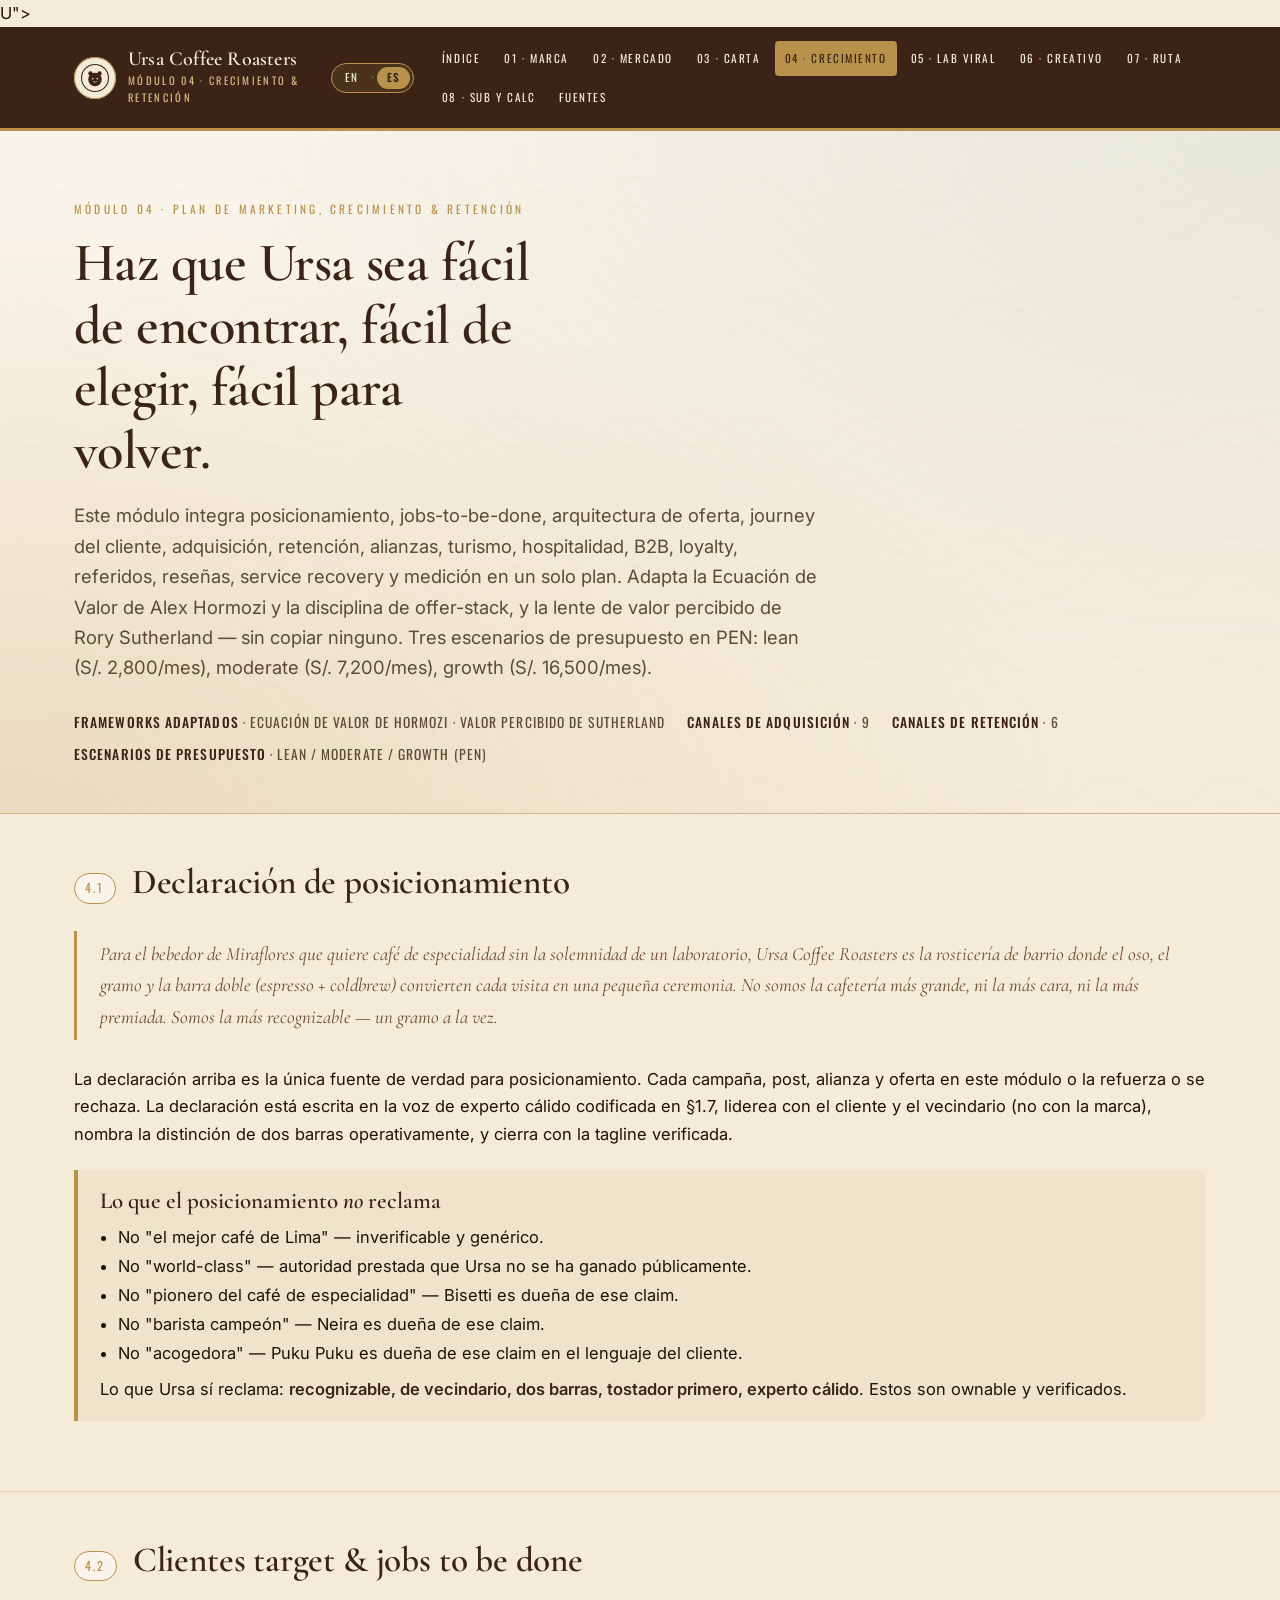
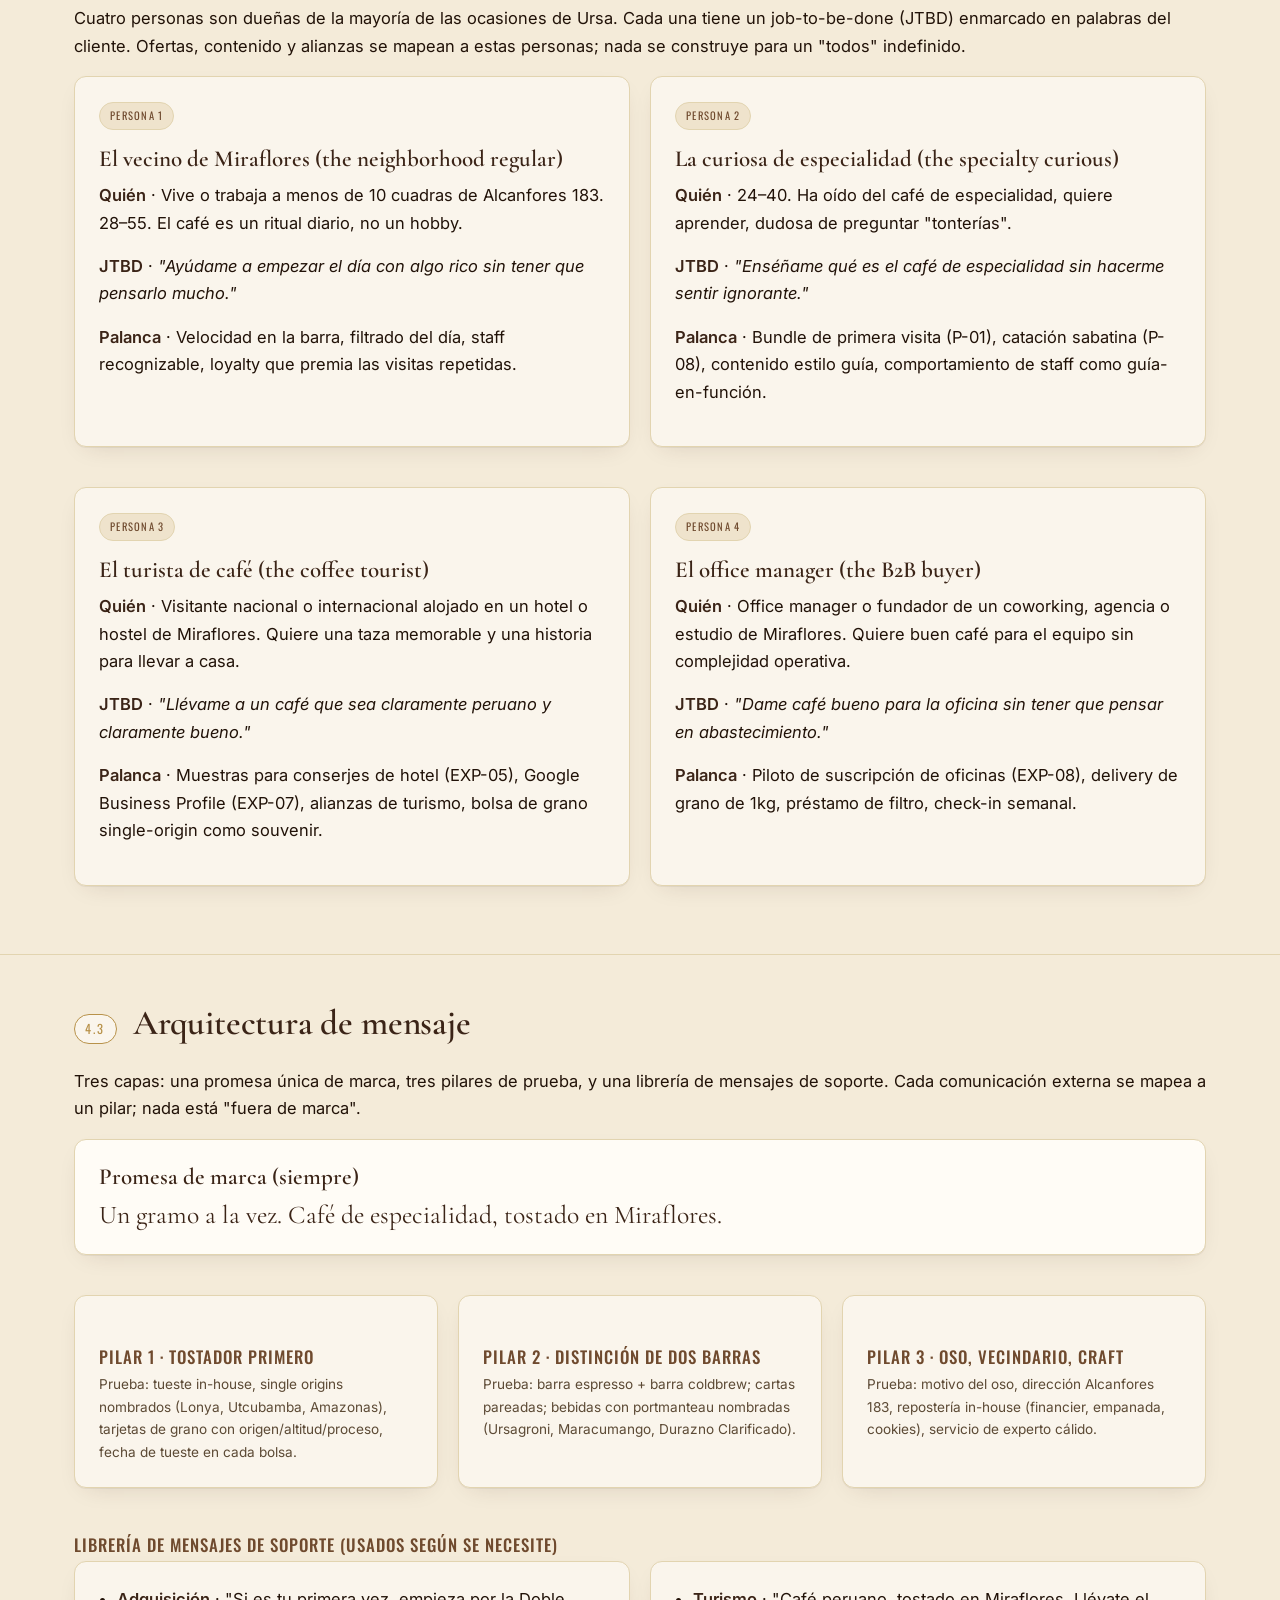
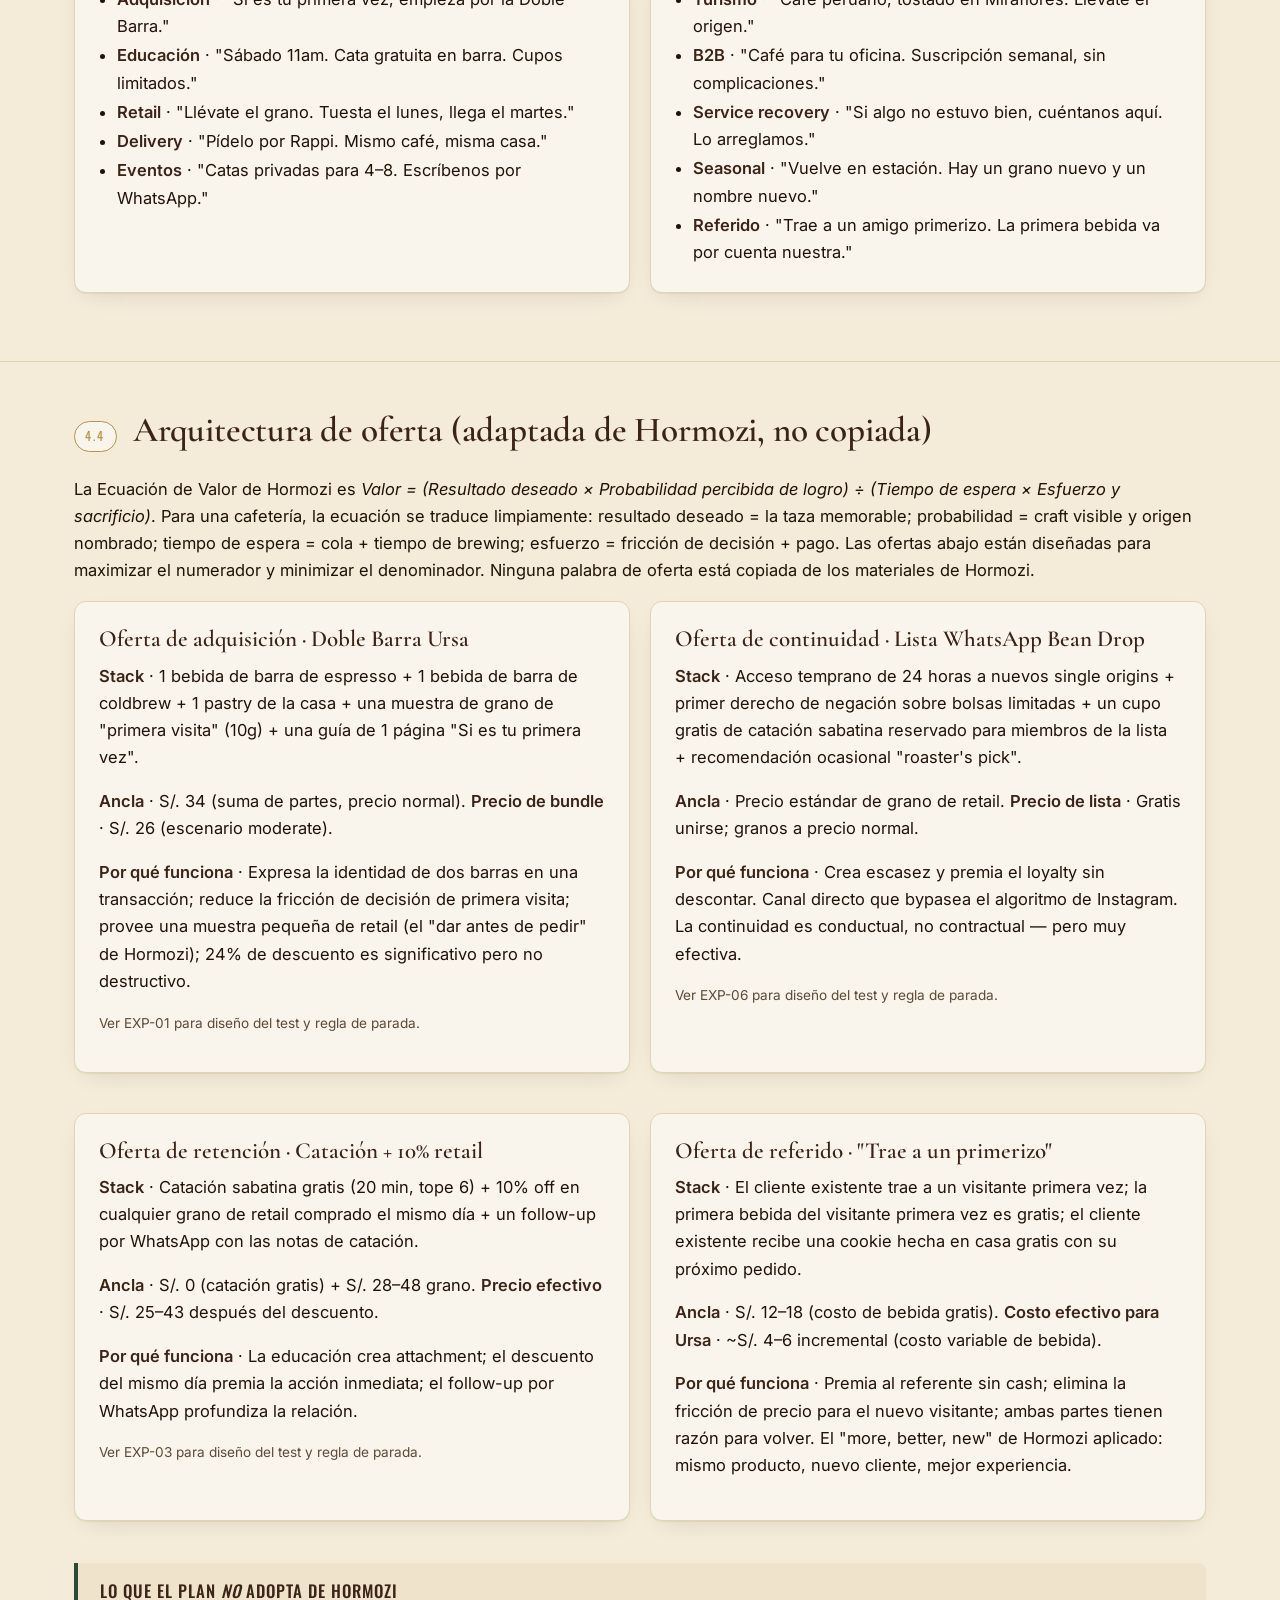
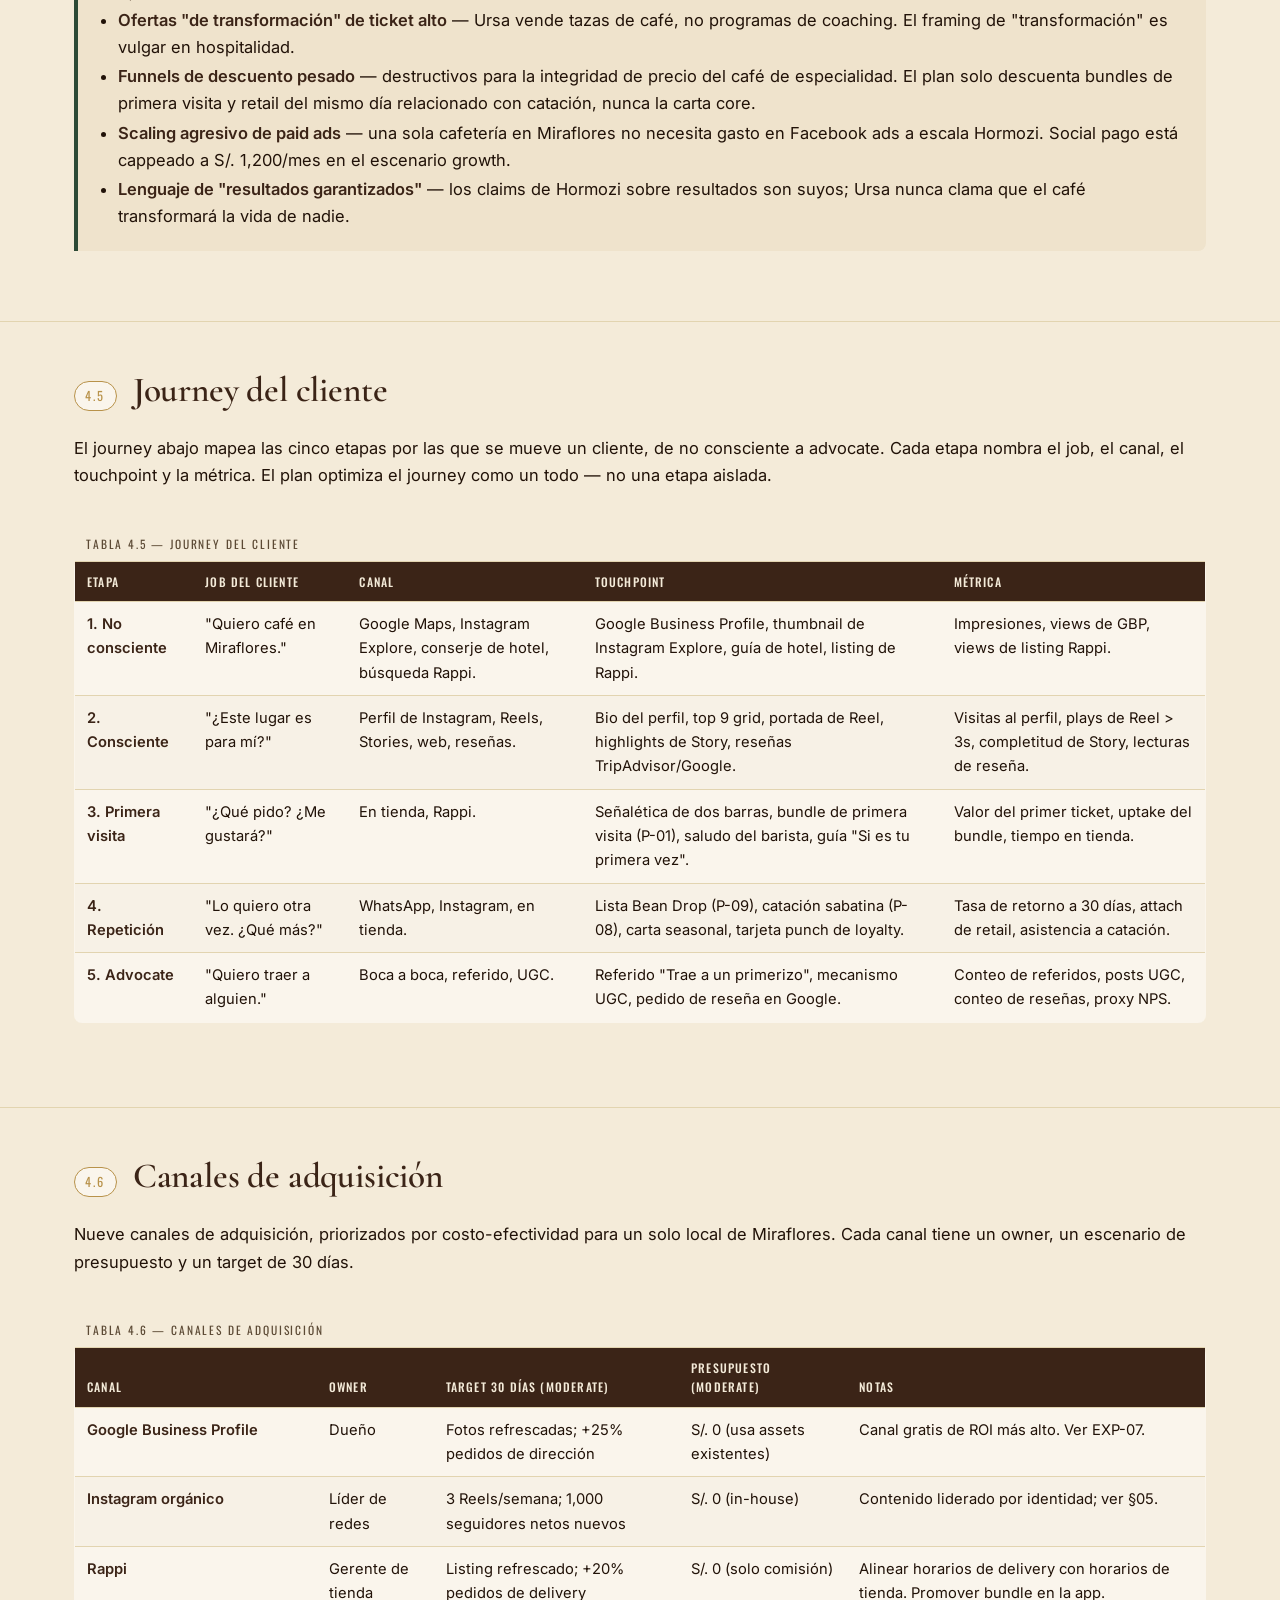
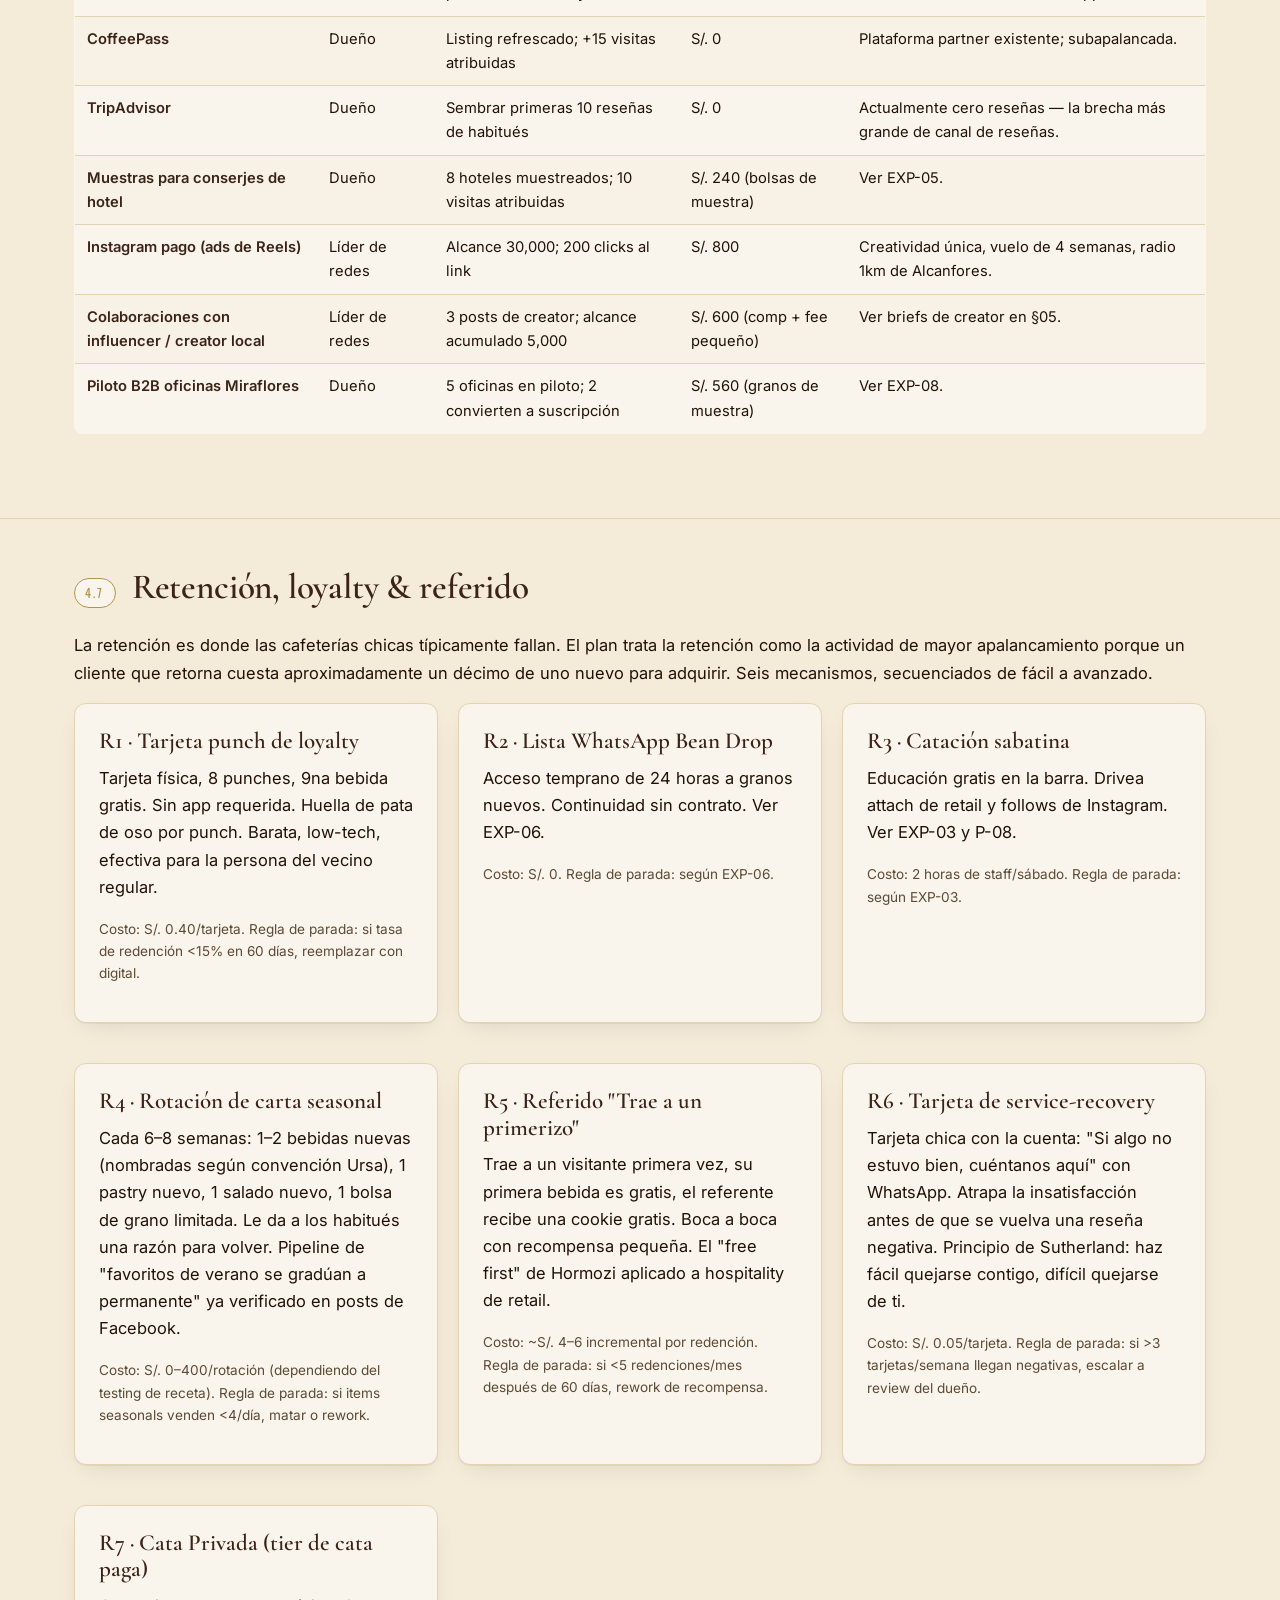
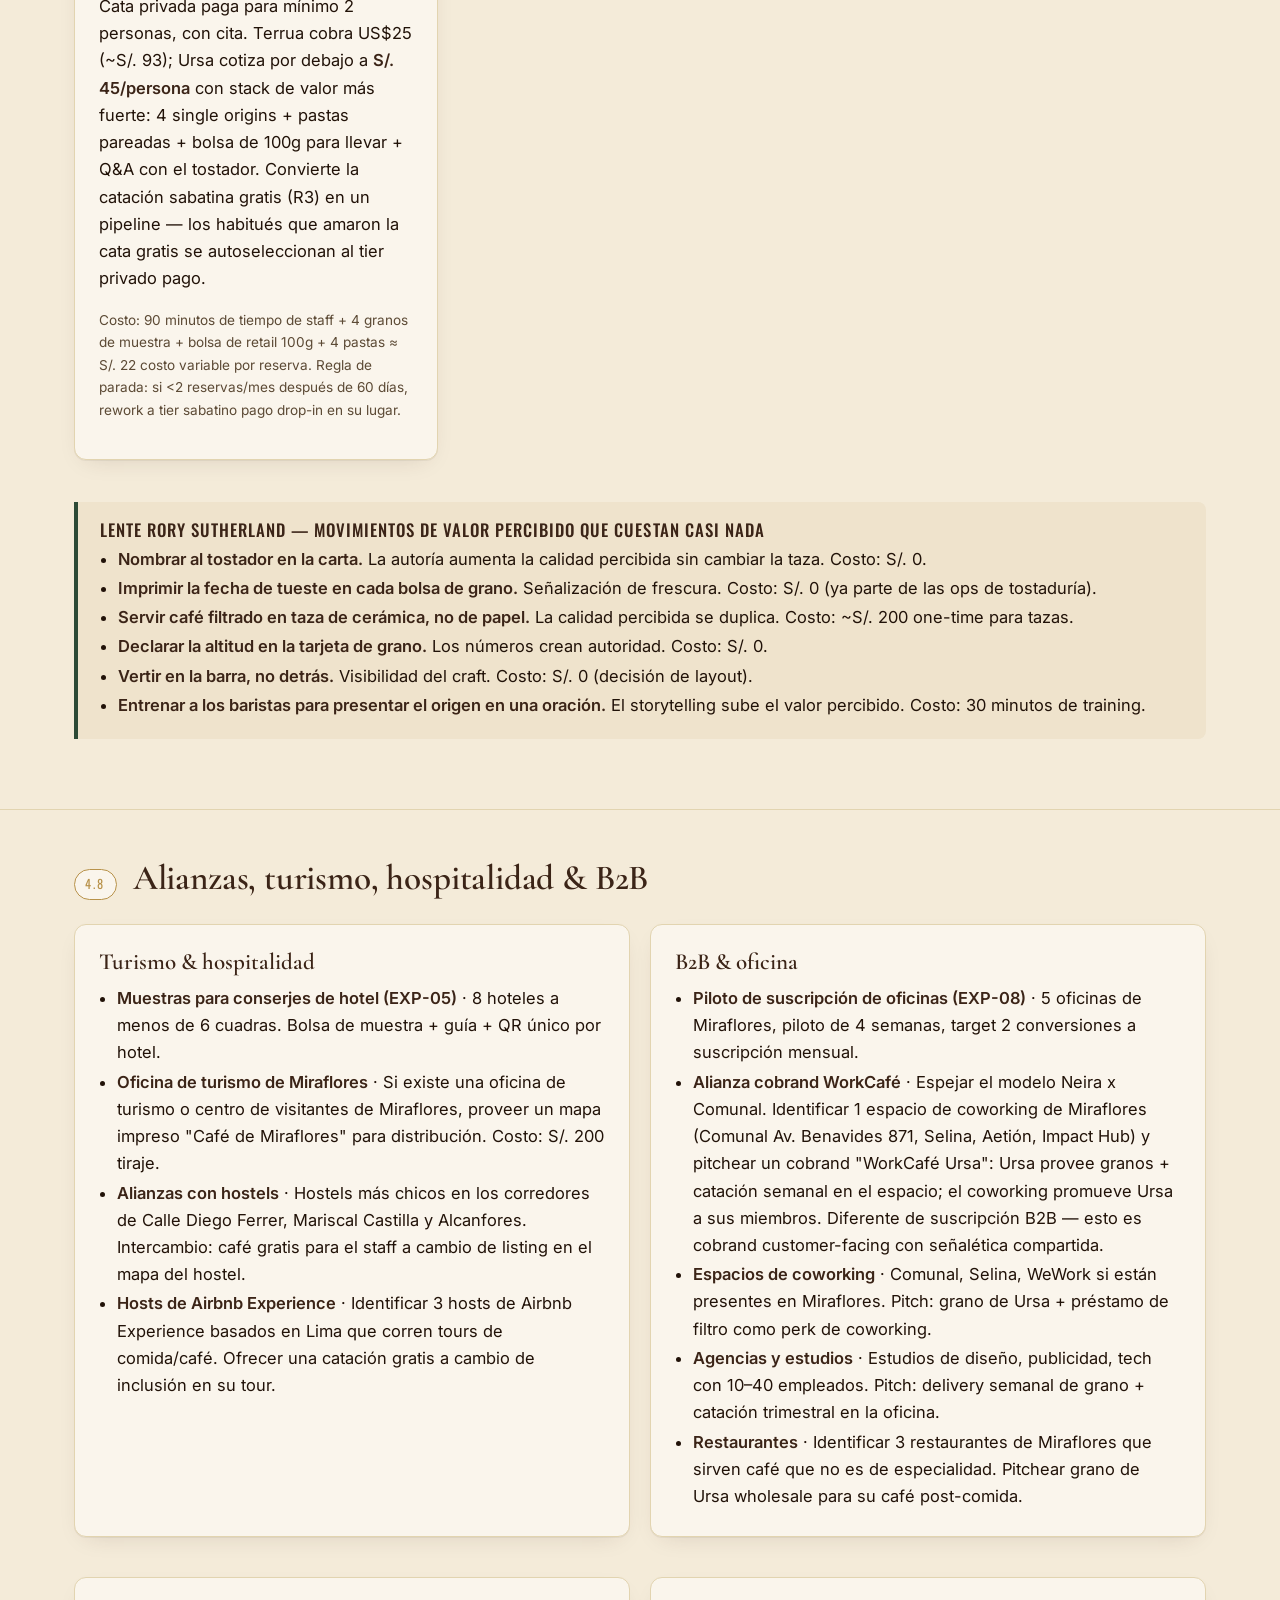
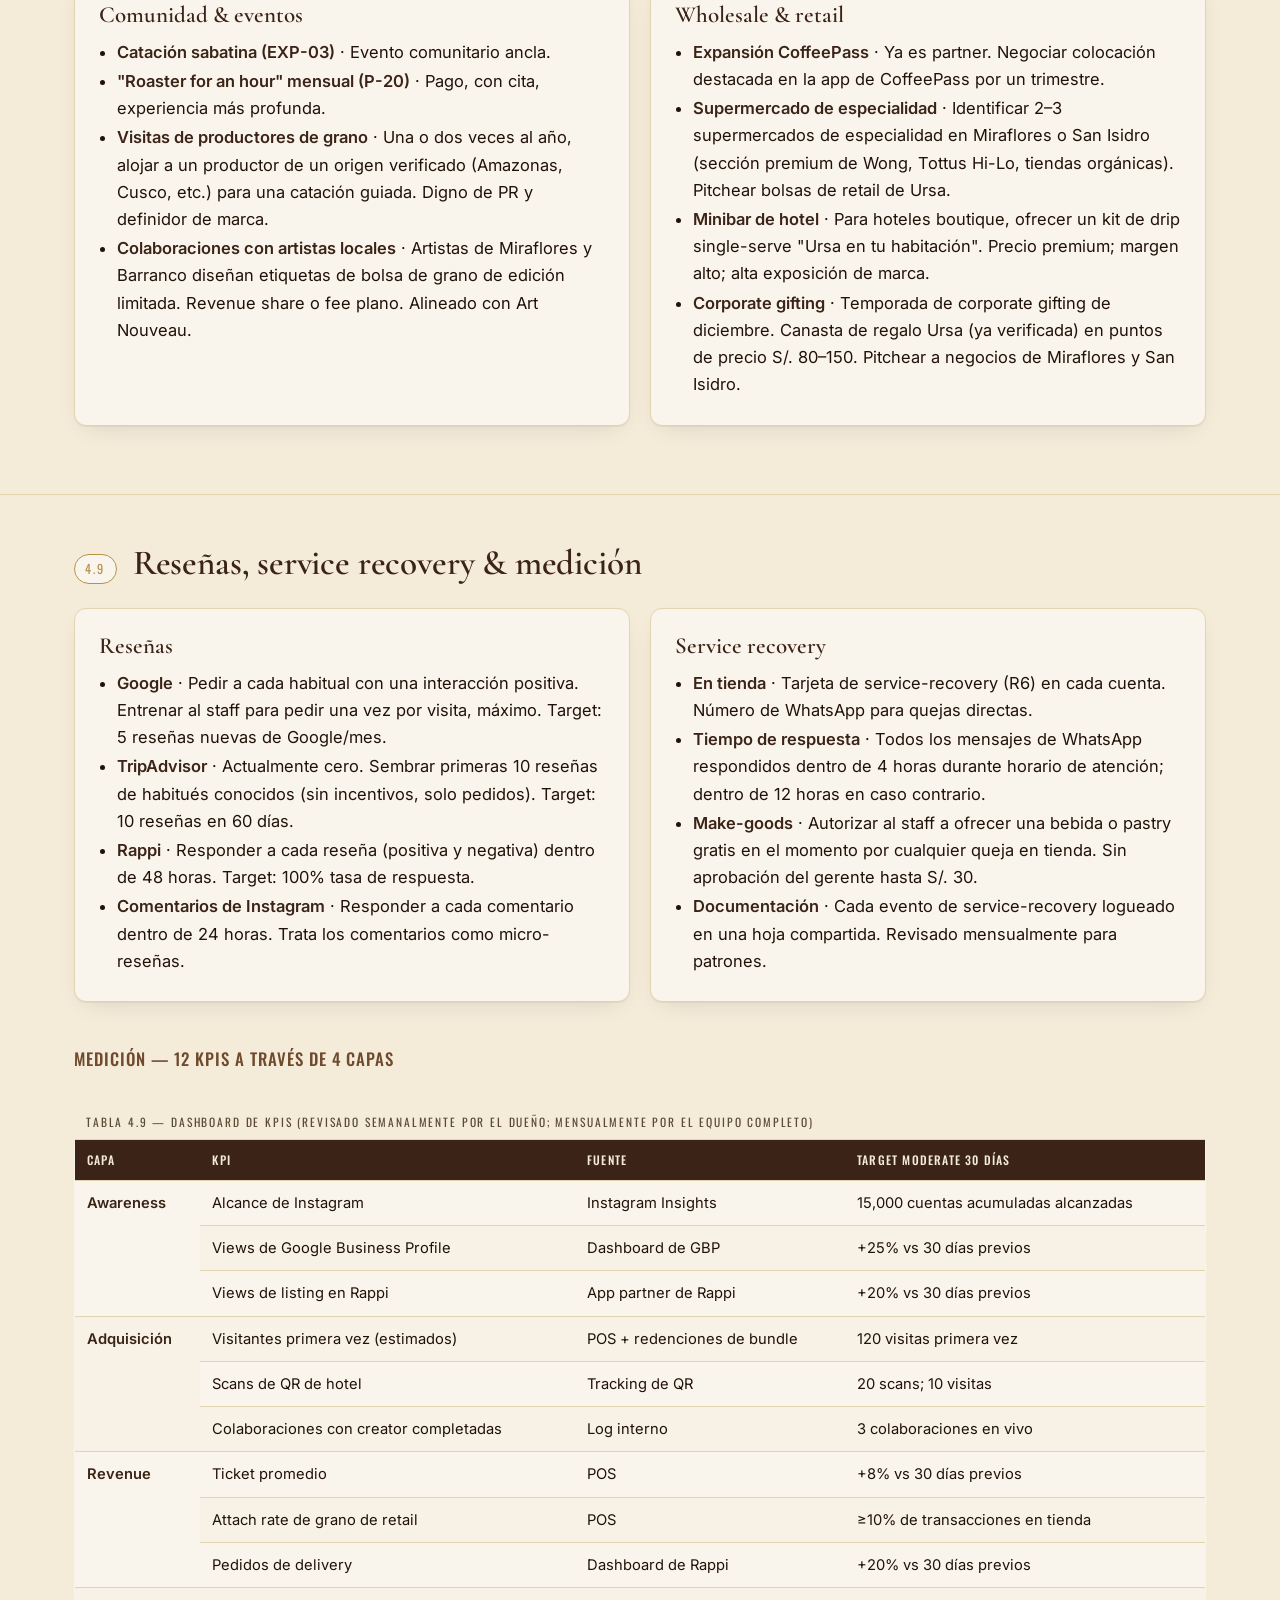
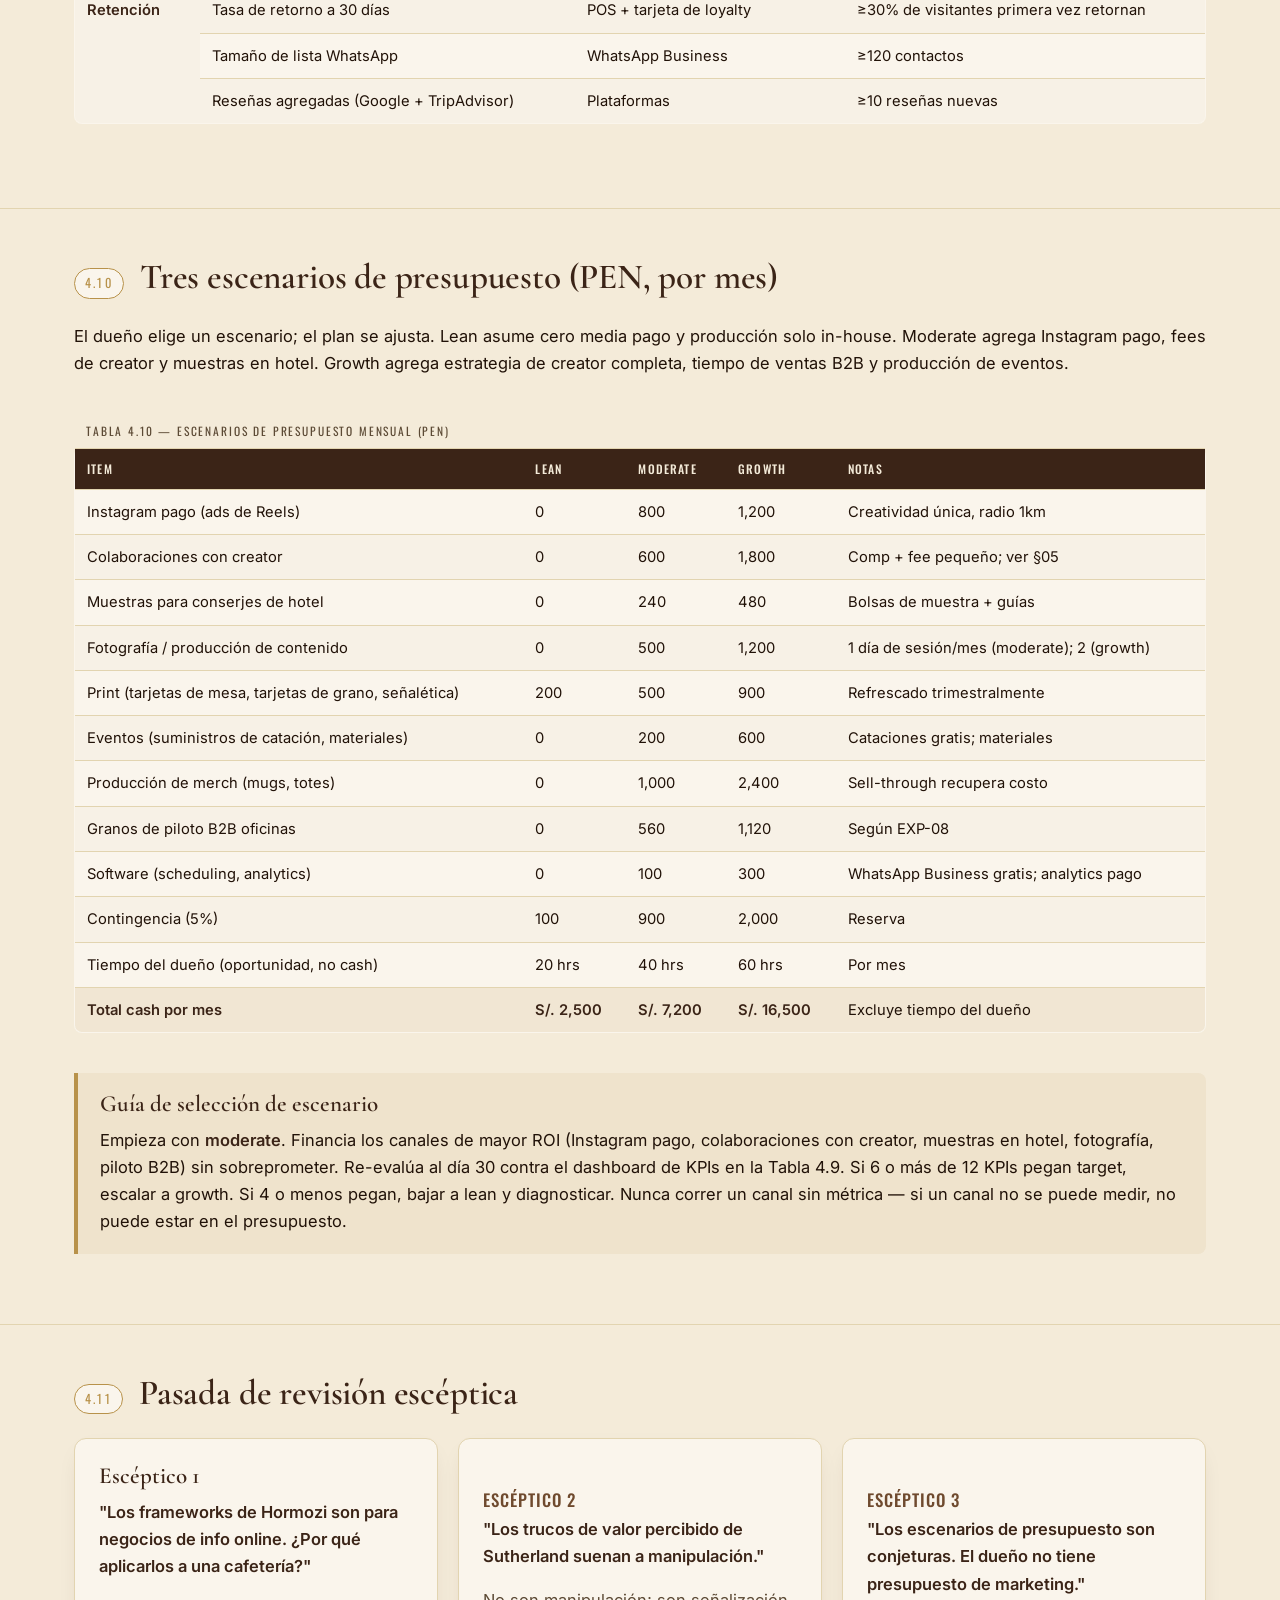
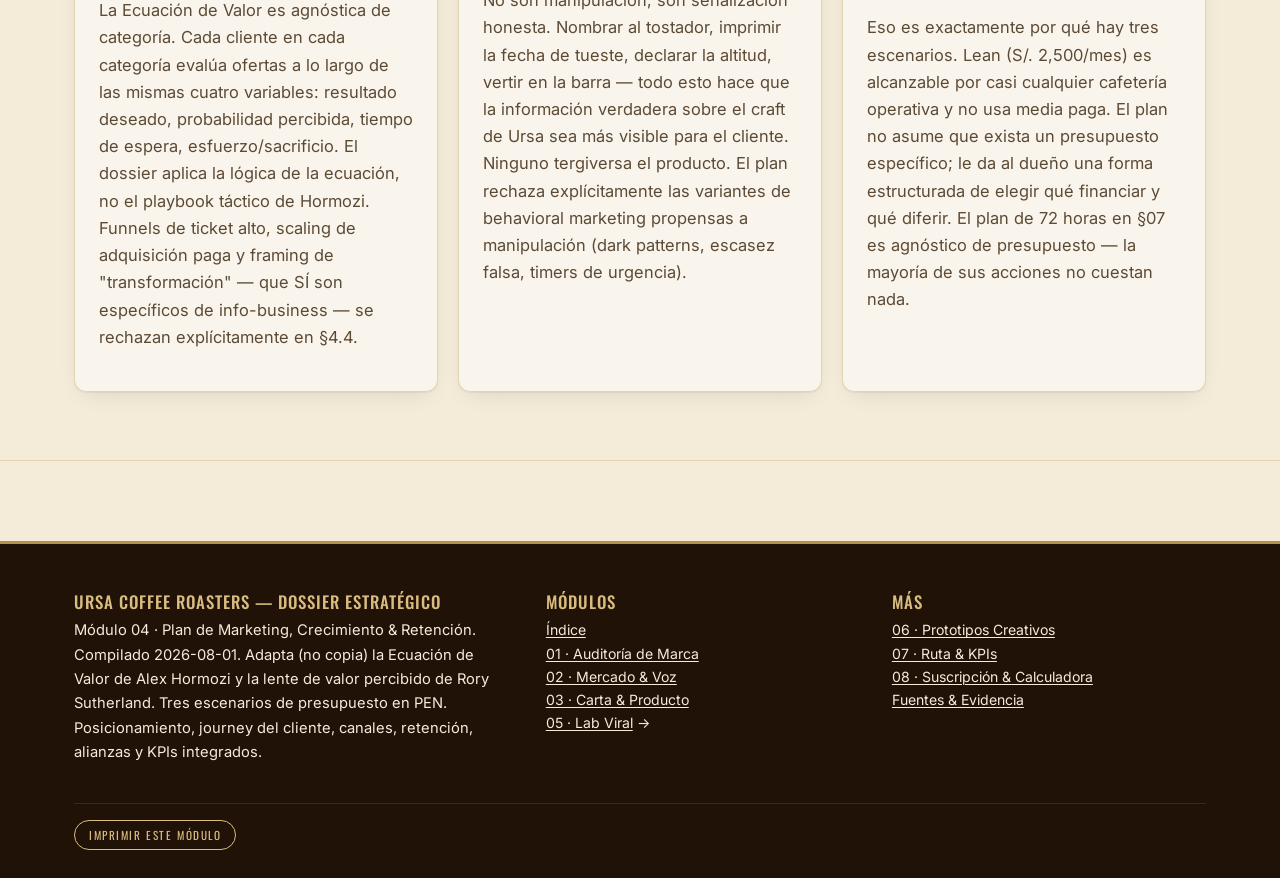
<file: dossier/04-marketing-growth-and-retention-plan.es.html>
<!DOCTYPE html>
<html lang="es">
<head>
<meta charset="UTF-8">
<meta name="viewport" content="width=device-width, initial-scale=1.0">
<title>04 · Plan de Marketing, Crecimiento &amp; Retención — Dossier Ursa Coffee Roasters</title>
<meta name="description" content="Plan integrado de marketing, crecimiento y retención para Ursa Coffee Roasters. Posicionamiento, jobs-to-be-done, arquitectura de oferta, journey del cliente, adquisición, retención, loyalty, alianzas, turismo, B2B y medición. Adapta Hormozi y Sutherland. Tres escenarios de presupuesto en PEN.">
<link rel="stylesheet" href="assets/ursa.css">
<link rel="icon" href="data:image/svg+xml,<svg xmlns='http://www.w3.org/2000/svg' viewBox='0 0 32 32' aria-hidden="true"><circle cx='16' cy='16' r='15' fill='%233B2417'/><circle cx='16' cy='16' r='13' fill='none' stroke='%23B8924A' stroke-width='1'/><text x='16' y='22' font-family='Georgia' font-size='16' fill='%23F4EBD9' text-anchor='middle'>U</text></svg>">
</head>
<body>

<header class="ursa-header">
  <div class="ursa-header__row">
    <a href="index.es.html" style="display:flex; gap:12px; align-items:center; text-decoration:none;">
      <span class="ursa-mark" aria-hidden="true">
        <svg viewBox="0 0 40 40" role="img" aria-label="Marca Ursa">
          <circle cx="20" cy="20" r="18" fill="none" stroke="#3B2417" stroke-width="1.4"/>
          <circle cx="14" cy="14" r="3" fill="#3B2417"/>
          <circle cx="26" cy="14" r="3" fill="#3B2417"/>
          <circle cx="20" cy="22" r="9" fill="#3B2417"/>
          <circle cx="17" cy="21" r="1.1" fill="#F4EBD9"/>
          <circle cx="23" cy="21" r="1.1" fill="#F4EBD9"/>
          <path d="M18 25 Q20 27 22 25" stroke="#F4EBD9" stroke-width="0.9" fill="none" stroke-linecap="round"/>
        </svg>
      </span>
      <span>
        <div class="ursa-header__title">Ursa Coffee Roasters</div>
        <div class="ursa-header__sub">Módulo 04 · Crecimiento &amp; Retención</div>
      </span>
    </a>
    <div class="ursa-lang-toggle" role="group" aria-label="Idioma">
      <a href="04-marketing-growth-and-retention-plan.html" class="ursa-lang-toggle__btn" lang="en">EN</a>
      <span class="ursa-lang-toggle__sep" aria-hidden="true">·</span>
      <a href="04-marketing-growth-and-retention-plan.es.html" class="ursa-lang-toggle__btn" aria-current="true" lang="es">ES</a>
    </div>
    <nav class="ursa-header__nav" aria-label="Secciones del dossier">
      <a href="index.es.html">Índice</a>
      <a href="01-brand-audit-and-design-system.es.html">01 · Marca</a>
      <a href="02-market-competitors-and-customer-voice.es.html">02 · Mercado</a>
      <a href="03-menu-and-product-development.es.html">03 · Carta</a>
      <a href="04-marketing-growth-and-retention-plan.es.html" aria-current="page">04 · Crecimiento</a>
      <a href="05-viral-content-laboratory.es.html">05 · Lab Viral</a>
      <a href="06-creative-campaign-prototypes.es.html">06 · Creativo</a>
      <a href="07-implementation-roadmap-and-kpis.es.html">07 · Ruta</a>
      <a href="08-subscription-economics-and-calculator.es.html">08 · Sub y Calc</a>
      <a href="sources-and-evidence.es.html">Fuentes</a>
    </nav>
  </div>
</header>

<main>

<section class="ursa-hero">
  <div class="ursa-wrap">
    <span class="ursa-hero__eyebrow">Módulo 04 · Plan de Marketing, Crecimiento &amp; Retención</span>
    <h1 class="ursa-hero__title">Haz que Ursa sea fácil de encontrar, fácil de elegir, fácil para volver.</h1>
    <p class="ursa-hero__lede">Este módulo integra posicionamiento, jobs-to-be-done, arquitectura de oferta, journey del cliente, adquisición, retención, alianzas, turismo, hospitalidad, B2B, loyalty, referidos, reseñas, service recovery y medición en un solo plan. Adapta la Ecuación de Valor de Alex Hormozi y la disciplina de offer-stack, y la lente de valor percibido de Rory Sutherland — sin copiar ninguno. Tres escenarios de presupuesto en PEN: lean (S/. 2,800/mes), moderate (S/. 7,200/mes), growth (S/. 16,500/mes).</p>
    <div class="ursa-hero__meta">
      <span><b>Frameworks adaptados</b> · Ecuación de Valor de Hormozi · Valor percibido de Sutherland</span>
      <span><b>Canales de adquisición</b> · 9</span>
      <span><b>Canales de retención</b> · 6</span>
      <span><b>Escenarios de presupuesto</b> · lean / moderate / growth (PEN)</span>
    </div>
  </div>
</section>

<section class="ursa-section">
  <div class="ursa-wrap">
    <div class="ursa-section__head">
      <span class="ursa-section__num">4.1</span>
      <h2 class="ursa-section__title">Declaración de posicionamiento</h2>
    </div>

    <blockquote>
      Para el bebedor de Miraflores que quiere café de especialidad sin la solemnidad de un laboratorio, Ursa Coffee Roasters es la rosticería de barrio donde el oso, el gramo y la barra doble (espresso + coldbrew) convierten cada visita en una pequeña ceremonia. No somos la cafetería más grande, ni la más cara, ni la más premiada. Somos la más recognizable — un gramo a la vez.
    </blockquote>

    <p>La declaración arriba es la única fuente de verdad para posicionamiento. Cada campaña, post, alianza y oferta en este módulo o la refuerza o se rechaza. La declaración está escrita en la voz de experto cálido codificada en §1.7, liderea con el cliente y el vecindario (no con la marca), nombra la distinción de dos barras operativamente, y cierra con la tagline verificada.</p>

    <div class="ursa-callout">
      <h3>Lo que el posicionamiento <em>no</em> reclama</h3>
      <ul class="list-tight" style="margin:0">
        <li>No "el mejor café de Lima" — inverificable y genérico.</li>
        <li>No "world-class" — autoridad prestada que Ursa no se ha ganado públicamente.</li>
        <li>No "pionero del café de especialidad" — Bisetti es dueña de ese claim.</li>
        <li>No "barista campeón" — Neira es dueña de ese claim.</li>
        <li>No "acogedora" — Puku Puku es dueña de ese claim en el lenguaje del cliente.</li>
      </ul>
      <p style="margin:8px 0 0">Lo que Ursa sí reclama: <strong>recognizable, de vecindario, dos barras, tostador primero, experto cálido</strong>. Estos son ownable y verificados.</p>
    </div>
  </div>
</section>

<section class="ursa-section">
  <div class="ursa-wrap">
    <div class="ursa-section__head">
      <span class="ursa-section__num">4.2</span>
      <h2 class="ursa-section__title">Clientes target &amp; jobs to be done</h2>
    </div>

    <p>Cuatro personas son dueñas de la mayoría de las ocasiones de Ursa. Cada una tiene un job-to-be-done (JTBD) enmarcado en palabras del cliente. Ofertas, contenido y alianzas se mapean a estas personas; nada se construye para un "todos" indefinido.</p>

    <div class="ursa-grid ursa-grid--2">
      <div class="ursa-card">
        <span class="ursa-pill">Persona 1</span>
        <h3 class="ursa-card__title mt-2">El vecino de Miraflores (the neighborhood regular)</h3>
        <p><strong>Quién</strong> · Vive o trabaja a menos de 10 cuadras de Alcanfores 183. 28–55. El café es un ritual diario, no un hobby.</p>
        <p><strong>JTBD</strong> · <em>"Ayúdame a empezar el día con algo rico sin tener que pensarlo mucho."</em></p>
        <p><strong>Palanca</strong> · Velocidad en la barra, filtrado del día, staff recognizable, loyalty que premia las visitas repetidas.</p>
      </div>
      <div class="ursa-card">
        <span class="ursa-pill">Persona 2</span>
        <h3 class="ursa-card__title mt-2">La curiosa de especialidad (the specialty curious)</h3>
        <p><strong>Quién</strong> · 24–40. Ha oído del café de especialidad, quiere aprender, dudosa de preguntar "tonterías".</p>
        <p><strong>JTBD</strong> · <em>"Enséñame qué es el café de especialidad sin hacerme sentir ignorante."</em></p>
        <p><strong>Palanca</strong> · Bundle de primera visita (P-01), catación sabatina (P-08), contenido estilo guía, comportamiento de staff como guía-en-función.</p>
      </div>
      <div class="ursa-card">
        <span class="ursa-pill">Persona 3</span>
        <h3 class="ursa-card__title mt-2">El turista de café (the coffee tourist)</h3>
        <p><strong>Quién</strong> · Visitante nacional o internacional alojado en un hotel o hostel de Miraflores. Quiere una taza memorable y una historia para llevar a casa.</p>
        <p><strong>JTBD</strong> · <em>"Llévame a un café que sea claramente peruano y claramente bueno."</em></p>
        <p><strong>Palanca</strong> · Muestras para conserjes de hotel (EXP-05), Google Business Profile (EXP-07), alianzas de turismo, bolsa de grano single-origin como souvenir.</p>
      </div>
      <div class="ursa-card">
        <span class="ursa-pill">Persona 4</span>
        <h3 class="ursa-card__title mt-2">El office manager (the B2B buyer)</h3>
        <p><strong>Quién</strong> · Office manager o fundador de un coworking, agencia o estudio de Miraflores. Quiere buen café para el equipo sin complejidad operativa.</p>
        <p><strong>JTBD</strong> · <em>"Dame café bueno para la oficina sin tener que pensar en abastecimiento."</em></p>
        <p><strong>Palanca</strong> · Piloto de suscripción de oficinas (EXP-08), delivery de grano de 1kg, préstamo de filtro, check-in semanal.</p>
      </div>
    </div>
  </div>
</section>

<section class="ursa-section">
  <div class="ursa-wrap">
    <div class="ursa-section__head">
      <span class="ursa-section__num">4.3</span>
      <h2 class="ursa-section__title">Arquitectura de mensaje</h2>
    </div>

    <p>Tres capas: una promesa única de marca, tres pilares de prueba, y una librería de mensajes de soporte. Cada comunicación externa se mapea a un pilar; nada está "fuera de marca".</p>

    <div class="ursa-grid ursa-grid--3">
      <div class="ursa-card ursa-card--alt" style="grid-column:1/-1">
        <h3>Promesa de marca (siempre)</h3>
        <p style="font-family:var(--f-display); font-size:1.6rem; line-height:1.2; color:var(--ursa-dark-roast); margin:0">Un gramo a la vez. Café de especialidad, tostado en Miraflores.</p>
      </div>
      <div class="ursa-card">
        <h4>Pilar 1 · Tostador primero</h4>
        <p class="muted small" style="margin:0">Prueba: tueste in-house, single origins nombrados (Lonya, Utcubamba, Amazonas), tarjetas de grano con origen/altitud/proceso, fecha de tueste en cada bolsa.</p>
      </div>
      <div class="ursa-card">
        <h4>Pilar 2 · Distinción de dos barras</h4>
        <p class="muted small" style="margin:0">Prueba: barra espresso + barra coldbrew; cartas pareadas; bebidas con portmanteau nombradas (Ursagroni, Maracumango, Durazno Clarificado).</p>
      </div>
      <div class="ursa-card">
        <h4>Pilar 3 · Oso, vecindario, craft</h4>
        <p class="muted small" style="margin:0">Prueba: motivo del oso, dirección Alcanfores 183, repostería in-house (financier, empanada, cookies), servicio de experto cálido.</p>
      </div>
    </div>

    <h4>Librería de mensajes de soporte (usados según se necesite)</h4>
    <div class="ursa-grid ursa-grid--2">
      <div class="ursa-card">
        <ul class="list-tight" style="margin:0">
          <li><strong>Adquisición</strong> · "Si es tu primera vez, empieza por la Doble Barra."</li>
          <li><strong>Educación</strong> · "Sábado 11am. Cata gratuita en barra. Cupos limitados."</li>
          <li><strong>Retail</strong> · "Llévate el grano. Tuesta el lunes, llega el martes."</li>
          <li><strong>Delivery</strong> · "Pídelo por Rappi. Mismo café, misma casa."</li>
          <li><strong>Eventos</strong> · "Catas privadas para 4–8. Escríbenos por WhatsApp."</li>
        </ul>
      </div>
      <div class="ursa-card">
        <ul class="list-tight" style="margin:0">
          <li><strong>Turismo</strong> · "Café peruano, tostado en Miraflores. Llévate el origen."</li>
          <li><strong>B2B</strong> · "Café para tu oficina. Suscripción semanal, sin complicaciones."</li>
          <li><strong>Service recovery</strong> · "Si algo no estuvo bien, cuéntanos aquí. Lo arreglamos."</li>
          <li><strong>Seasonal</strong> · "Vuelve en estación. Hay un grano nuevo y un nombre nuevo."</li>
          <li><strong>Referido</strong> · "Trae a un amigo primerizo. La primera bebida va por cuenta nuestra."</li>
        </ul>
      </div>
    </div>
  </div>
</section>

<section class="ursa-section">
  <div class="ursa-wrap">
    <div class="ursa-section__head">
      <span class="ursa-section__num">4.4</span>
      <h2 class="ursa-section__title">Arquitectura de oferta (adaptada de Hormozi, no copiada)</h2>
    </div>

    <p>La Ecuación de Valor de Hormozi es <em>Valor = (Resultado deseado × Probabilidad percibida de logro) ÷ (Tiempo de espera × Esfuerzo y sacrificio)</em>. Para una cafetería, la ecuación se traduce limpiamente: resultado deseado = la taza memorable; probabilidad = craft visible y origen nombrado; tiempo de espera = cola + tiempo de brewing; esfuerzo = fricción de decisión + pago. Las ofertas abajo están diseñadas para maximizar el numerador y minimizar el denominador. Ninguna palabra de oferta está copiada de los materiales de Hormozi.</p>

    <div class="ursa-grid ursa-grid--2">
      <div class="ursa-card">
        <h3 class="ursa-card__title">Oferta de adquisición · Doble Barra Ursa</h3>
        <p><strong>Stack</strong> · 1 bebida de barra de espresso + 1 bebida de barra de coldbrew + 1 pastry de la casa + una muestra de grano de "primera visita" (10g) + una guía de 1 página "Si es tu primera vez".</p>
        <p><strong>Ancla</strong> · S/. 34 (suma de partes, precio normal). <strong>Precio de bundle</strong> · S/. 26 (escenario moderate).</p>
        <p><strong>Por qué funciona</strong> · Expresa la identidad de dos barras en una transacción; reduce la fricción de decisión de primera visita; provee una muestra pequeña de retail (el "dar antes de pedir" de Hormozi); 24% de descuento es significativo pero no destructivo.</p>
        <p class="muted small">Ver EXP-01 para diseño del test y regla de parada.</p>
      </div>
      <div class="ursa-card">
        <h3 class="ursa-card__title">Oferta de continuidad · Lista WhatsApp Bean Drop</h3>
        <p><strong>Stack</strong> · Acceso temprano de 24 horas a nuevos single origins + primer derecho de negación sobre bolsas limitadas + un cupo gratis de catación sabatina reservado para miembros de la lista + recomendación ocasional "roaster's pick".</p>
        <p><strong>Ancla</strong> · Precio estándar de grano de retail. <strong>Precio de lista</strong> · Gratis unirse; granos a precio normal.</p>
        <p><strong>Por qué funciona</strong> · Crea escasez y premia el loyalty sin descontar. Canal directo que bypasea el algoritmo de Instagram. La continuidad es conductual, no contractual — pero muy efectiva.</p>
        <p class="muted small">Ver EXP-06 para diseño del test y regla de parada.</p>
      </div>
      <div class="ursa-card">
        <h3 class="ursa-card__title">Oferta de retención · Catación + 10% retail</h3>
        <p><strong>Stack</strong> · Catación sabatina gratis (20 min, tope 6) + 10% off en cualquier grano de retail comprado el mismo día + un follow-up por WhatsApp con las notas de catación.</p>
        <p><strong>Ancla</strong> · S/. 0 (catación gratis) + S/. 28–48 grano. <strong>Precio efectivo</strong> · S/. 25–43 después del descuento.</p>
        <p><strong>Por qué funciona</strong> · La educación crea attachment; el descuento del mismo día premia la acción inmediata; el follow-up por WhatsApp profundiza la relación.</p>
        <p class="muted small">Ver EXP-03 para diseño del test y regla de parada.</p>
      </div>
      <div class="ursa-card">
        <h3 class="ursa-card__title">Oferta de referido · "Trae a un primerizo"</h3>
        <p><strong>Stack</strong> · El cliente existente trae a un visitante primera vez; la primera bebida del visitante primera vez es gratis; el cliente existente recibe una cookie hecha en casa gratis con su próximo pedido.</p>
        <p><strong>Ancla</strong> · S/. 12–18 (costo de bebida gratis). <strong>Costo efectivo para Ursa</strong> · ~S/. 4–6 incremental (costo variable de bebida).</p>
        <p><strong>Por qué funciona</strong> · Premia al referente sin cash; elimina la fricción de precio para el nuevo visitante; ambas partes tienen razón para volver. El "more, better, new" de Hormozi aplicado: mismo producto, nuevo cliente, mejor experiencia.</p>
      </div>
    </div>

    <div class="ursa-callout ursa-callout--forest">
      <h4>Lo que el plan <em>no</em> adopta de Hormozi</h4>
      <ul class="list-tight" style="margin:0">
        <li><strong>Ofertas "de transformación" de ticket alto</strong> — Ursa vende tazas de café, no programas de coaching. El framing de "transformación" es vulgar en hospitalidad.</li>
        <li><strong>Funnels de descuento pesado</strong> — destructivos para la integridad de precio del café de especialidad. El plan solo descuenta bundles de primera visita y retail del mismo día relacionado con catación, nunca la carta core.</li>
        <li><strong>Scaling agresivo de paid ads</strong> — una sola cafetería en Miraflores no necesita gasto en Facebook ads a escala Hormozi. Social pago está cappeado a S/. 1,200/mes en el escenario growth.</li>
        <li><strong>Lenguaje de "resultados garantizados"</strong> — los claims de Hormozi sobre resultados son suyos; Ursa nunca clama que el café transformará la vida de nadie.</li>
      </ul>
    </div>
  </div>
</section>

<section class="ursa-section">
  <div class="ursa-wrap">
    <div class="ursa-section__head">
      <span class="ursa-section__num">4.5</span>
      <h2 class="ursa-section__title">Journey del cliente</h2>
    </div>

    <p>El journey abajo mapea las cinco etapas por las que se mueve un cliente, de no consciente a advocate. Cada etapa nombra el job, el canal, el touchpoint y la métrica. El plan optimiza el journey como un todo — no una etapa aislada.</p>

    <div class="ursa-table-wrap">
    <table class="ursa-table">
      <caption>Tabla 4.5 — Journey del cliente</caption>
      <thead><tr><th>Etapa</th><th>Job del cliente</th><th>Canal</th><th>Touchpoint</th><th>Métrica</th></tr></thead>
      <tbody>
        <tr><td><strong>1. No consciente</strong></td><td>"Quiero café en Miraflores."</td><td>Google Maps, Instagram Explore, conserje de hotel, búsqueda Rappi.</td><td>Google Business Profile, thumbnail de Instagram Explore, guía de hotel, listing de Rappi.</td><td>Impresiones, views de GBP, views de listing Rappi.</td></tr>
        <tr><td><strong>2. Consciente</strong></td><td>"¿Este lugar es para mí?"</td><td>Perfil de Instagram, Reels, Stories, web, reseñas.</td><td>Bio del perfil, top 9 grid, portada de Reel, highlights de Story, reseñas TripAdvisor/Google.</td><td>Visitas al perfil, plays de Reel &gt; 3s, completitud de Story, lecturas de reseña.</td></tr>
        <tr><td><strong>3. Primera visita</strong></td><td>"¿Qué pido? ¿Me gustará?"</td><td>En tienda, Rappi.</td><td>Señalética de dos barras, bundle de primera visita (P-01), saludo del barista, guía "Si es tu primera vez".</td><td>Valor del primer ticket, uptake del bundle, tiempo en tienda.</td></tr>
        <tr><td><strong>4. Repetición</strong></td><td>"Lo quiero otra vez. ¿Qué más?"</td><td>WhatsApp, Instagram, en tienda.</td><td>Lista Bean Drop (P-09), catación sabatina (P-08), carta seasonal, tarjeta punch de loyalty.</td><td>Tasa de retorno a 30 días, attach de retail, asistencia a catación.</td></tr>
        <tr><td><strong>5. Advocate</strong></td><td>"Quiero traer a alguien."</td><td>Boca a boca, referido, UGC.</td><td>Referido "Trae a un primerizo", mecanismo UGC, pedido de reseña en Google.</td><td>Conteo de referidos, posts UGC, conteo de reseñas, proxy NPS.</td></tr>
      </tbody>
    </table>
    </div>
  </div>
</section>

<section class="ursa-section">
  <div class="ursa-wrap">
    <div class="ursa-section__head">
      <span class="ursa-section__num">4.6</span>
      <h2 class="ursa-section__title">Canales de adquisición</h2>
    </div>

    <p>Nueve canales de adquisición, priorizados por costo-efectividad para un solo local de Miraflores. Cada canal tiene un owner, un escenario de presupuesto y un target de 30 días.</p>

    <div class="ursa-table-wrap">
    <table class="ursa-table">
      <caption>Tabla 4.6 — Canales de adquisición</caption>
      <thead><tr><th>Canal</th><th>Owner</th><th>Target 30 días (moderate)</th><th>Presupuesto (moderate)</th><th>Notas</th></tr></thead>
      <tbody>
        <tr><td><strong>Google Business Profile</strong></td><td>Dueño</td><td>Fotos refrescadas; +25% pedidos de dirección</td><td>S/. 0 (usa assets existentes)</td><td>Canal gratis de ROI más alto. Ver EXP-07.</td></tr>
        <tr><td><strong>Instagram orgánico</strong></td><td>Líder de redes</td><td>3 Reels/semana; 1,000 seguidores netos nuevos</td><td>S/. 0 (in-house)</td><td>Contenido liderado por identidad; ver §05.</td></tr>
        <tr><td><strong>Rappi</strong></td><td>Gerente de tienda</td><td>Listing refrescado; +20% pedidos de delivery</td><td>S/. 0 (solo comisión)</td><td>Alinear horarios de delivery con horarios de tienda. Promover bundle en la app.</td></tr>
        <tr><td><strong>CoffeePass</strong></td><td>Dueño</td><td>Listing refrescado; +15 visitas atribuidas</td><td>S/. 0</td><td>Plataforma partner existente; subapalancada.</td></tr>
        <tr><td><strong>TripAdvisor</strong></td><td>Dueño</td><td>Sembrar primeras 10 reseñas de habitués</td><td>S/. 0</td><td>Actualmente cero reseñas — la brecha más grande de canal de reseñas.</td></tr>
        <tr><td><strong>Muestras para conserjes de hotel</strong></td><td>Dueño</td><td>8 hoteles muestreados; 10 visitas atribuidas</td><td>S/. 240 (bolsas de muestra)</td><td>Ver EXP-05.</td></tr>
        <tr><td><strong>Instagram pago (ads de Reels)</strong></td><td>Líder de redes</td><td>Alcance 30,000; 200 clicks al link</td><td>S/. 800</td><td>Creatividad única, vuelo de 4 semanas, radio 1km de Alcanfores.</td></tr>
        <tr><td><strong>Colaboraciones con influencer / creator local</strong></td><td>Líder de redes</td><td>3 posts de creator; alcance acumulado 5,000</td><td>S/. 600 (comp + fee pequeño)</td><td>Ver briefs de creator en §05.</td></tr>
        <tr><td><strong>Piloto B2B oficinas Miraflores</strong></td><td>Dueño</td><td>5 oficinas en piloto; 2 convierten a suscripción</td><td>S/. 560 (granos de muestra)</td><td>Ver EXP-08.</td></tr>
      </tbody>
    </table>
    </div>
  </div>
</section>

<section class="ursa-section">
  <div class="ursa-wrap">
    <div class="ursa-section__head">
      <span class="ursa-section__num">4.7</span>
      <h2 class="ursa-section__title">Retención, loyalty &amp; referido</h2>
    </div>

    <p>La retención es donde las cafeterías chicas típicamente fallan. El plan trata la retención como la actividad de mayor apalancamiento porque un cliente que retorna cuesta aproximadamente un décimo de uno nuevo para adquirir. Seis mecanismos, secuenciados de fácil a avanzado.</p>

    <div class="ursa-grid ursa-grid--3">
      <div class="ursa-card">
        <h3 class="ursa-card__title">R1 · Tarjeta punch de loyalty</h3>
        <p>Tarjeta física, 8 punches, 9na bebida gratis. Sin app requerida. Huella de pata de oso por punch. Barata, low-tech, efectiva para la persona del vecino regular.</p>
        <p class="muted small">Costo: S/. 0.40/tarjeta. Regla de parada: si tasa de redención &lt;15% en 60 días, reemplazar con digital.</p>
      </div>
      <div class="ursa-card">
        <h3 class="ursa-card__title">R2 · Lista WhatsApp Bean Drop</h3>
        <p>Acceso temprano de 24 horas a granos nuevos. Continuidad sin contrato. Ver EXP-06.</p>
        <p class="muted small">Costo: S/. 0. Regla de parada: según EXP-06.</p>
      </div>
      <div class="ursa-card">
        <h3 class="ursa-card__title">R3 · Catación sabatina</h3>
        <p>Educación gratis en la barra. Drivea attach de retail y follows de Instagram. Ver EXP-03 y P-08.</p>
        <p class="muted small">Costo: 2 horas de staff/sábado. Regla de parada: según EXP-03.</p>
      </div>
      <div class="ursa-card">
        <h3 class="ursa-card__title">R4 · Rotación de carta seasonal</h3>
        <p>Cada 6–8 semanas: 1–2 bebidas nuevas (nombradas según convención Ursa), 1 pastry nuevo, 1 salado nuevo, 1 bolsa de grano limitada. Le da a los habitués una razón para volver. Pipeline de "favoritos de verano se gradúan a permanente" ya verificado en posts de Facebook.</p>
        <p class="muted small">Costo: S/. 0–400/rotación (dependiendo del testing de receta). Regla de parada: si items seasonals venden &lt;4/día, matar o rework.</p>
      </div>
      <div class="ursa-card">
        <h3 class="ursa-card__title">R5 · Referido "Trae a un primerizo"</h3>
        <p>Trae a un visitante primera vez, su primera bebida es gratis, el referente recibe una cookie gratis. Boca a boca con recompensa pequeña. El "free first" de Hormozi aplicado a hospitality de retail.</p>
        <p class="muted small">Costo: ~S/. 4–6 incremental por redención. Regla de parada: si &lt;5 redenciones/mes después de 60 días, rework de recompensa.</p>
      </div>
      <div class="ursa-card">
        <h3 class="ursa-card__title">R6 · Tarjeta de service-recovery</h3>
        <p>Tarjeta chica con la cuenta: "Si algo no estuvo bien, cuéntanos aquí" con WhatsApp. Atrapa la insatisfacción antes de que se vuelva una reseña negativa. Principio de Sutherland: haz fácil quejarse contigo, difícil quejarse de ti.</p>
        <p class="muted small">Costo: S/. 0.05/tarjeta. Regla de parada: si &gt;3 tarjetas/semana llegan negativas, escalar a review del dueño.</p>
      </div>
      <div class="ursa-card">
        <h3 class="ursa-card__title">R7 · Cata Privada (tier de cata paga)</h3>
        <p>Cata privada paga para mínimo 2 personas, con cita. Terrua cobra US$25 (~S/. 93); Ursa cotiza por debajo a <strong>S/. 45/persona</strong> con stack de valor más fuerte: 4 single origins + pastas pareadas + bolsa de 100g para llevar + Q&amp;A con el tostador. Convierte la catación sabatina gratis (R3) en un pipeline — los habitués que amaron la cata gratis se autoseleccionan al tier privado pago.</p>
        <p class="muted small">Costo: 90 minutos de tiempo de staff + 4 granos de muestra + bolsa de retail 100g + 4 pastas ≈ S/. 22 costo variable por reserva. Regla de parada: si &lt;2 reservas/mes después de 60 días, rework a tier sabatino pago drop-in en su lugar.</p>
      </div>
    </div>

    <div class="ursa-callout ursa-callout--forest">
      <h4>Lente Rory Sutherland — movimientos de valor percibido que cuestan casi nada</h4>
      <ul class="list-tight" style="margin:0">
        <li><strong>Nombrar al tostador en la carta.</strong> La autoría aumenta la calidad percibida sin cambiar la taza. Costo: S/. 0.</li>
        <li><strong>Imprimir la fecha de tueste en cada bolsa de grano.</strong> Señalización de frescura. Costo: S/. 0 (ya parte de las ops de tostaduría).</li>
        <li><strong>Servir café filtrado en taza de cerámica, no de papel.</strong> La calidad percibida se duplica. Costo: ~S/. 200 one-time para tazas.</li>
        <li><strong>Declarar la altitud en la tarjeta de grano.</strong> Los números crean autoridad. Costo: S/. 0.</li>
        <li><strong>Vertir en la barra, no detrás.</strong> Visibilidad del craft. Costo: S/. 0 (decisión de layout).</li>
        <li><strong>Entrenar a los baristas para presentar el origen en una oración.</strong> El storytelling sube el valor percibido. Costo: 30 minutos de training.</li>
      </ul>
    </div>
  </div>
</section>

<section class="ursa-section">
  <div class="ursa-wrap">
    <div class="ursa-section__head">
      <span class="ursa-section__num">4.8</span>
      <h2 class="ursa-section__title">Alianzas, turismo, hospitalidad &amp; B2B</h2>
    </div>

    <div class="ursa-grid ursa-grid--2">
      <div class="ursa-card">
        <h3 class="ursa-card__title">Turismo &amp; hospitalidad</h3>
        <ul class="list-tight" style="margin:0">
          <li><strong>Muestras para conserjes de hotel (EXP-05)</strong> · 8 hoteles a menos de 6 cuadras. Bolsa de muestra + guía + QR único por hotel.</li>
          <li><strong>Oficina de turismo de Miraflores</strong> · Si existe una oficina de turismo o centro de visitantes de Miraflores, proveer un mapa impreso "Café de Miraflores" para distribución. Costo: S/. 200 tiraje.</li>
          <li><strong>Alianzas con hostels</strong> · Hostels más chicos en los corredores de Calle Diego Ferrer, Mariscal Castilla y Alcanfores. Intercambio: café gratis para el staff a cambio de listing en el mapa del hostel.</li>
          <li><strong>Hosts de Airbnb Experience</strong> · Identificar 3 hosts de Airbnb Experience basados en Lima que corren tours de comida/café. Ofrecer una catación gratis a cambio de inclusión en su tour.</li>
        </ul>
      </div>
      <div class="ursa-card">
        <h3 class="ursa-card__title">B2B &amp; oficina</h3>
        <ul class="list-tight" style="margin:0">
          <li><strong>Piloto de suscripción de oficinas (EXP-08)</strong> · 5 oficinas de Miraflores, piloto de 4 semanas, target 2 conversiones a suscripción mensual.</li>
          <li><strong>Alianza cobrand WorkCafé</strong> · Espejar el modelo Neira x Comunal. Identificar 1 espacio de coworking de Miraflores (Comunal Av. Benavides 871, Selina, Aetión, Impact Hub) y pitchear un cobrand "WorkCafé Ursa": Ursa provee granos + catación semanal en el espacio; el coworking promueve Ursa a sus miembros. Diferente de suscripción B2B — esto es cobrand customer-facing con señalética compartida.</li>
          <li><strong>Espacios de coworking</strong> · Comunal, Selina, WeWork si están presentes en Miraflores. Pitch: grano de Ursa + préstamo de filtro como perk de coworking.</li>
          <li><strong>Agencias y estudios</strong> · Estudios de diseño, publicidad, tech con 10–40 empleados. Pitch: delivery semanal de grano + catación trimestral en la oficina.</li>
          <li><strong>Restaurantes</strong> · Identificar 3 restaurantes de Miraflores que sirven café que no es de especialidad. Pitchear grano de Ursa wholesale para su café post-comida.</li>
        </ul>
      </div>
      <div class="ursa-card">
        <h3 class="ursa-card__title">Comunidad &amp; eventos</h3>
        <ul class="list-tight" style="margin:0">
          <li><strong>Catación sabatina (EXP-03)</strong> · Evento comunitario ancla.</li>
          <li><strong>"Roaster for an hour" mensual (P-20)</strong> · Pago, con cita, experiencia más profunda.</li>
          <li><strong>Visitas de productores de grano</strong> · Una o dos veces al año, alojar a un productor de un origen verificado (Amazonas, Cusco, etc.) para una catación guiada. Digno de PR y definidor de marca.</li>
          <li><strong>Colaboraciones con artistas locales</strong> · Artistas de Miraflores y Barranco diseñan etiquetas de bolsa de grano de edición limitada. Revenue share o fee plano. Alineado con Art Nouveau.</li>
        </ul>
      </div>
      <div class="ursa-card">
        <h3 class="ursa-card__title">Wholesale &amp; retail</h3>
        <ul class="list-tight" style="margin:0">
          <li><strong>Expansión CoffeePass</strong> · Ya es partner. Negociar colocación destacada en la app de CoffeePass por un trimestre.</li>
          <li><strong>Supermercado de especialidad</strong> · Identificar 2–3 supermercados de especialidad en Miraflores o San Isidro (sección premium de Wong, Tottus Hi-Lo, tiendas orgánicas). Pitchear bolsas de retail de Ursa.</li>
          <li><strong>Minibar de hotel</strong> · Para hoteles boutique, ofrecer un kit de drip single-serve "Ursa en tu habitación". Precio premium; margen alto; alta exposición de marca.</li>
          <li><strong>Corporate gifting</strong> · Temporada de corporate gifting de diciembre. Canasta de regalo Ursa (ya verificada) en puntos de precio S/. 80–150. Pitchear a negocios de Miraflores y San Isidro.</li>
        </ul>
      </div>
    </div>
  </div>
</section>

<section class="ursa-section">
  <div class="ursa-wrap">
    <div class="ursa-section__head">
      <span class="ursa-section__num">4.9</span>
      <h2 class="ursa-section__title">Reseñas, service recovery &amp; medición</h2>
    </div>

    <div class="ursa-grid ursa-grid--2">
      <div class="ursa-card">
        <h3 class="ursa-card__title">Reseñas</h3>
        <ul class="list-tight" style="margin:0">
          <li><strong>Google</strong> · Pedir a cada habitual con una interacción positiva. Entrenar al staff para pedir una vez por visita, máximo. Target: 5 reseñas nuevas de Google/mes.</li>
          <li><strong>TripAdvisor</strong> · Actualmente cero. Sembrar primeras 10 reseñas de habitués conocidos (sin incentivos, solo pedidos). Target: 10 reseñas en 60 días.</li>
          <li><strong>Rappi</strong> · Responder a cada reseña (positiva y negativa) dentro de 48 horas. Target: 100% tasa de respuesta.</li>
          <li><strong>Comentarios de Instagram</strong> · Responder a cada comentario dentro de 24 horas. Trata los comentarios como micro-reseñas.</li>
        </ul>
      </div>
      <div class="ursa-card">
        <h3 class="ursa-card__title">Service recovery</h3>
        <ul class="list-tight" style="margin:0">
          <li><strong>En tienda</strong> · Tarjeta de service-recovery (R6) en cada cuenta. Número de WhatsApp para quejas directas.</li>
          <li><strong>Tiempo de respuesta</strong> · Todos los mensajes de WhatsApp respondidos dentro de 4 horas durante horario de atención; dentro de 12 horas en caso contrario.</li>
          <li><strong>Make-goods</strong> · Autorizar al staff a ofrecer una bebida o pastry gratis en el momento por cualquier queja en tienda. Sin aprobación del gerente hasta S/. 30.</li>
          <li><strong>Documentación</strong> · Cada evento de service-recovery logueado en una hoja compartida. Revisado mensualmente para patrones.</li>
        </ul>
      </div>
    </div>

    <h4>Medición — 12 KPIs a través de 4 capas</h4>
    <div class="ursa-table-wrap">
    <table class="ursa-table">
      <caption>Tabla 4.9 — Dashboard de KPIs (revisado semanalmente por el dueño; mensualmente por el equipo completo)</caption>
      <thead><tr><th>Capa</th><th>KPI</th><th>Fuente</th><th>Target moderate 30 días</th></tr></thead>
      <tbody>
        <tr><td rowspan="3"><strong>Awareness</strong></td><td>Alcance de Instagram</td><td>Instagram Insights</td><td>15,000 cuentas acumuladas alcanzadas</td></tr>
        <tr><td>Views de Google Business Profile</td><td>Dashboard de GBP</td><td>+25% vs 30 días previos</td></tr>
        <tr><td>Views de listing en Rappi</td><td>App partner de Rappi</td><td>+20% vs 30 días previos</td></tr>
        <tr><td rowspan="3"><strong>Adquisición</strong></td><td>Visitantes primera vez (estimados)</td><td>POS + redenciones de bundle</td><td>120 visitas primera vez</td></tr>
        <tr><td>Scans de QR de hotel</td><td>Tracking de QR</td><td>20 scans; 10 visitas</td></tr>
        <tr><td>Colaboraciones con creator completadas</td><td>Log interno</td><td>3 colaboraciones en vivo</td></tr>
        <tr><td rowspan="3"><strong>Revenue</strong></td><td>Ticket promedio</td><td>POS</td><td>+8% vs 30 días previos</td></tr>
        <tr><td>Attach rate de grano de retail</td><td>POS</td><td>≥10% de transacciones en tienda</td></tr>
        <tr><td>Pedidos de delivery</td><td>Dashboard de Rappi</td><td>+20% vs 30 días previos</td></tr>
        <tr><td rowspan="3"><strong>Retención</strong></td><td>Tasa de retorno a 30 días</td><td>POS + tarjeta de loyalty</td><td>≥30% de visitantes primera vez retornan</td></tr>
        <tr><td>Tamaño de lista WhatsApp</td><td>WhatsApp Business</td><td>≥120 contactos</td></tr>
        <tr><td>Reseñas agregadas (Google + TripAdvisor)</td><td>Plataformas</td><td>≥10 reseñas nuevas</td></tr>
      </tbody>
    </table>
    </div>
  </div>
</section>

<section class="ursa-section">
  <div class="ursa-wrap">
    <div class="ursa-section__head">
      <span class="ursa-section__num">4.10</span>
      <h2 class="ursa-section__title">Tres escenarios de presupuesto (PEN, por mes)</h2>
    </div>

    <p>El dueño elige un escenario; el plan se ajusta. Lean asume cero media pago y producción solo in-house. Moderate agrega Instagram pago, fees de creator y muestras en hotel. Growth agrega estrategia de creator completa, tiempo de ventas B2B y producción de eventos.</p>

    <div class="ursa-table-wrap">
    <table class="ursa-table">
      <caption>Tabla 4.10 — Escenarios de presupuesto mensual (PEN)</caption>
      <thead><tr><th>Item</th><th>Lean</th><th>Moderate</th><th>Growth</th><th>Notas</th></tr></thead>
      <tbody>
        <tr><td>Instagram pago (ads de Reels)</td><td>0</td><td>800</td><td>1,200</td><td>Creatividad única, radio 1km</td></tr>
        <tr><td>Colaboraciones con creator</td><td>0</td><td>600</td><td>1,800</td><td>Comp + fee pequeño; ver §05</td></tr>
        <tr><td>Muestras para conserjes de hotel</td><td>0</td><td>240</td><td>480</td><td>Bolsas de muestra + guías</td></tr>
        <tr><td>Fotografía / producción de contenido</td><td>0</td><td>500</td><td>1,200</td><td>1 día de sesión/mes (moderate); 2 (growth)</td></tr>
        <tr><td>Print (tarjetas de mesa, tarjetas de grano, señalética)</td><td>200</td><td>500</td><td>900</td><td>Refrescado trimestralmente</td></tr>
        <tr><td>Eventos (suministros de catación, materiales)</td><td>0</td><td>200</td><td>600</td><td>Cataciones gratis; materiales</td></tr>
        <tr><td>Producción de merch (mugs, totes)</td><td>0</td><td>1,000</td><td>2,400</td><td>Sell-through recupera costo</td></tr>
        <tr><td>Granos de piloto B2B oficinas</td><td>0</td><td>560</td><td>1,120</td><td>Según EXP-08</td></tr>
        <tr><td>Software (scheduling, analytics)</td><td>0</td><td>100</td><td>300</td><td>WhatsApp Business gratis; analytics pago</td></tr>
        <tr><td>Contingencia (5%)</td><td>100</td><td>900</td><td>2,000</td><td>Reserva</td></tr>
        <tr><td>Tiempo del dueño (oportunidad, no cash)</td><td>20 hrs</td><td>40 hrs</td><td>60 hrs</td><td>Por mes</td></tr>
        <tr style="background:rgba(184,146,74,0.12)"><td><strong>Total cash por mes</strong></td><td><strong>S/. 2,500</strong></td><td><strong>S/. 7,200</strong></td><td><strong>S/. 16,500</strong></td><td>Excluye tiempo del dueño</td></tr>
      </tbody>
    </table>
    </div>

    <div class="ursa-callout ursa-callout--warn">
      <h3>Guía de selección de escenario</h3>
      <p style="margin:0">Empieza con <strong>moderate</strong>. Financia los canales de mayor ROI (Instagram pago, colaboraciones con creator, muestras en hotel, fotografía, piloto B2B) sin sobreprometer. Re-evalúa al día 30 contra el dashboard de KPIs en la Tabla 4.9. Si 6 o más de 12 KPIs pegan target, escalar a growth. Si 4 o menos pegan, bajar a lean y diagnosticar. Nunca correr un canal sin métrica — si un canal no se puede medir, no puede estar en el presupuesto.</p>
    </div>
  </div>
</section>

<section class="ursa-section">
  <div class="ursa-wrap">
    <div class="ursa-section__head">
      <span class="ursa-section__num">4.11</span>
      <h2 class="ursa-section__title">Pasada de revisión escéptica</h2>
    </div>
    <div class="ursa-grid ursa-grid--3">
      <div class="ursa-card">
        <h3>Escéptico 1</h3>
        <p><strong>"Los frameworks de Hormozi son para negocios de info online. ¿Por qué aplicarlos a una cafetería?"</strong></p>
        <p class="muted">La Ecuación de Valor es agnóstica de categoría. Cada cliente en cada categoría evalúa ofertas a lo largo de las mismas cuatro variables: resultado deseado, probabilidad percibida, tiempo de espera, esfuerzo/sacrificio. El dossier aplica la lógica de la ecuación, no el playbook táctico de Hormozi. Funnels de ticket alto, scaling de adquisición paga y framing de "transformación" — que SÍ son específicos de info-business — se rechazan explícitamente en §4.4.</p>
      </div>
      <div class="ursa-card">
        <h4>Escéptico 2</h4>
        <p><strong>"Los trucos de valor percibido de Sutherland suenan a manipulación."</strong></p>
        <p class="muted">No son manipulación; son señalización honesta. Nombrar al tostador, imprimir la fecha de tueste, declarar la altitud, vertir en la barra — todo esto hace que la información verdadera sobre el craft de Ursa sea más visible para el cliente. Ninguno tergiversa el producto. El plan rechaza explícitamente las variantes de behavioral marketing propensas a manipulación (dark patterns, escasez falsa, timers de urgencia).</p>
      </div>
      <div class="ursa-card">
        <h4>Escéptico 3</h4>
        <p><strong>"Los escenarios de presupuesto son conjeturas. El dueño no tiene presupuesto de marketing."</strong></p>
        <p class="muted">Eso es exactamente por qué hay tres escenarios. Lean (S/. 2,500/mes) es alcanzable por casi cualquier cafetería operativa y no usa media paga. El plan no asume que exista un presupuesto específico; le da al dueño una forma estructurada de elegir qué financiar y qué diferir. El plan de 72 horas en §07 es agnóstico de presupuesto — la mayoría de sus acciones no cuestan nada.</p>
      </div>
    </div>
  </div>
</section>

</main>

<footer class="ursa-footer">
  <div class="ursa-wrap">
    <div class="ursa-footer__row">
      <div>
        <h4>Ursa Coffee Roasters — Dossier Estratégico</h4>
        <p style="font-size:0.92rem">Módulo 04 · Plan de Marketing, Crecimiento &amp; Retención. Compilado 2026-08-01. Adapta (no copia) la Ecuación de Valor de Alex Hormozi y la lente de valor percibido de Rory Sutherland. Tres escenarios de presupuesto en PEN. Posicionamiento, journey del cliente, canales, retención, alianzas y KPIs integrados.</p>
      </div>
      <div>
        <h4>Módulos</h4>
        <p style="font-size:0.88rem">
          <a href="index.es.html">Índice</a><br>
          <a href="01-brand-audit-and-design-system.es.html">01 · Auditoría de Marca</a><br>
          <a href="02-market-competitors-and-customer-voice.es.html">02 · Mercado &amp; Voz</a><br>
          <a href="03-menu-and-product-development.es.html">03 · Carta &amp; Producto</a><br>
          <a href="05-viral-content-laboratory.es.html">05 · Lab Viral</a> →
        </p>
      </div>
      <div>
        <h4>Más</h4>
        <p style="font-size:0.88rem">
          <a href="06-creative-campaign-prototypes.es.html">06 · Prototipos Creativos</a><br>
          <a href="07-implementation-roadmap-and-kpis.es.html">07 · Ruta &amp; KPIs</a><br>
          <a href="08-subscription-economics-and-calculator.es.html">08 · Suscripción &amp; Calculadora</a><br>
          <a href="sources-and-evidence.es.html">Fuentes &amp; Evidencia</a>
        </p>
      </div>
    </div>
    <div class="ursa-footer__small">
      <button data-action="print" style="background:transparent; border:1px solid var(--ursa-gold-soft); color:var(--ursa-gold-soft); padding:6px 14px; border-radius:99px; font-family:var(--f-label); font-size:0.7rem; letter-spacing:0.14em; text-transform:uppercase; cursor:pointer">Imprimir este módulo</button>
    </div>
  </div>
</footer>

<script src="assets/ursa.js"></script>
</body>
</html>
</file>
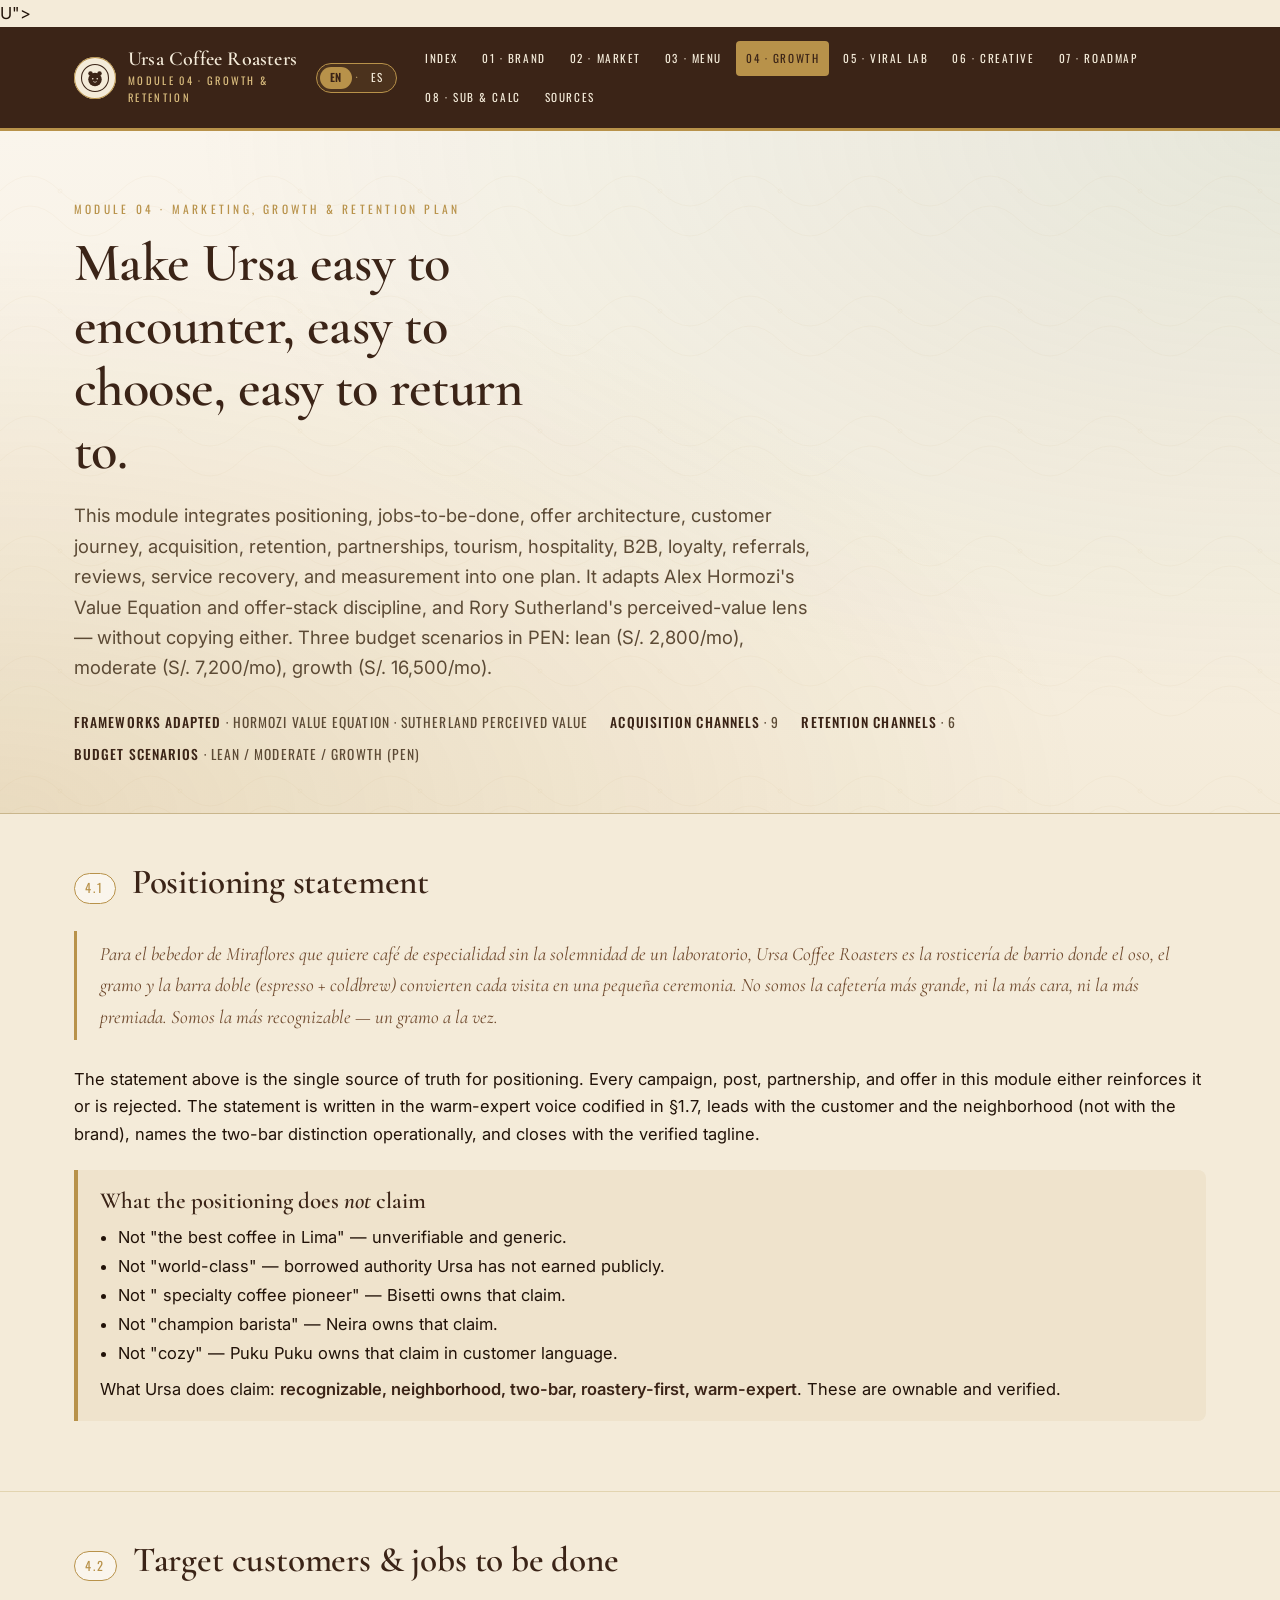
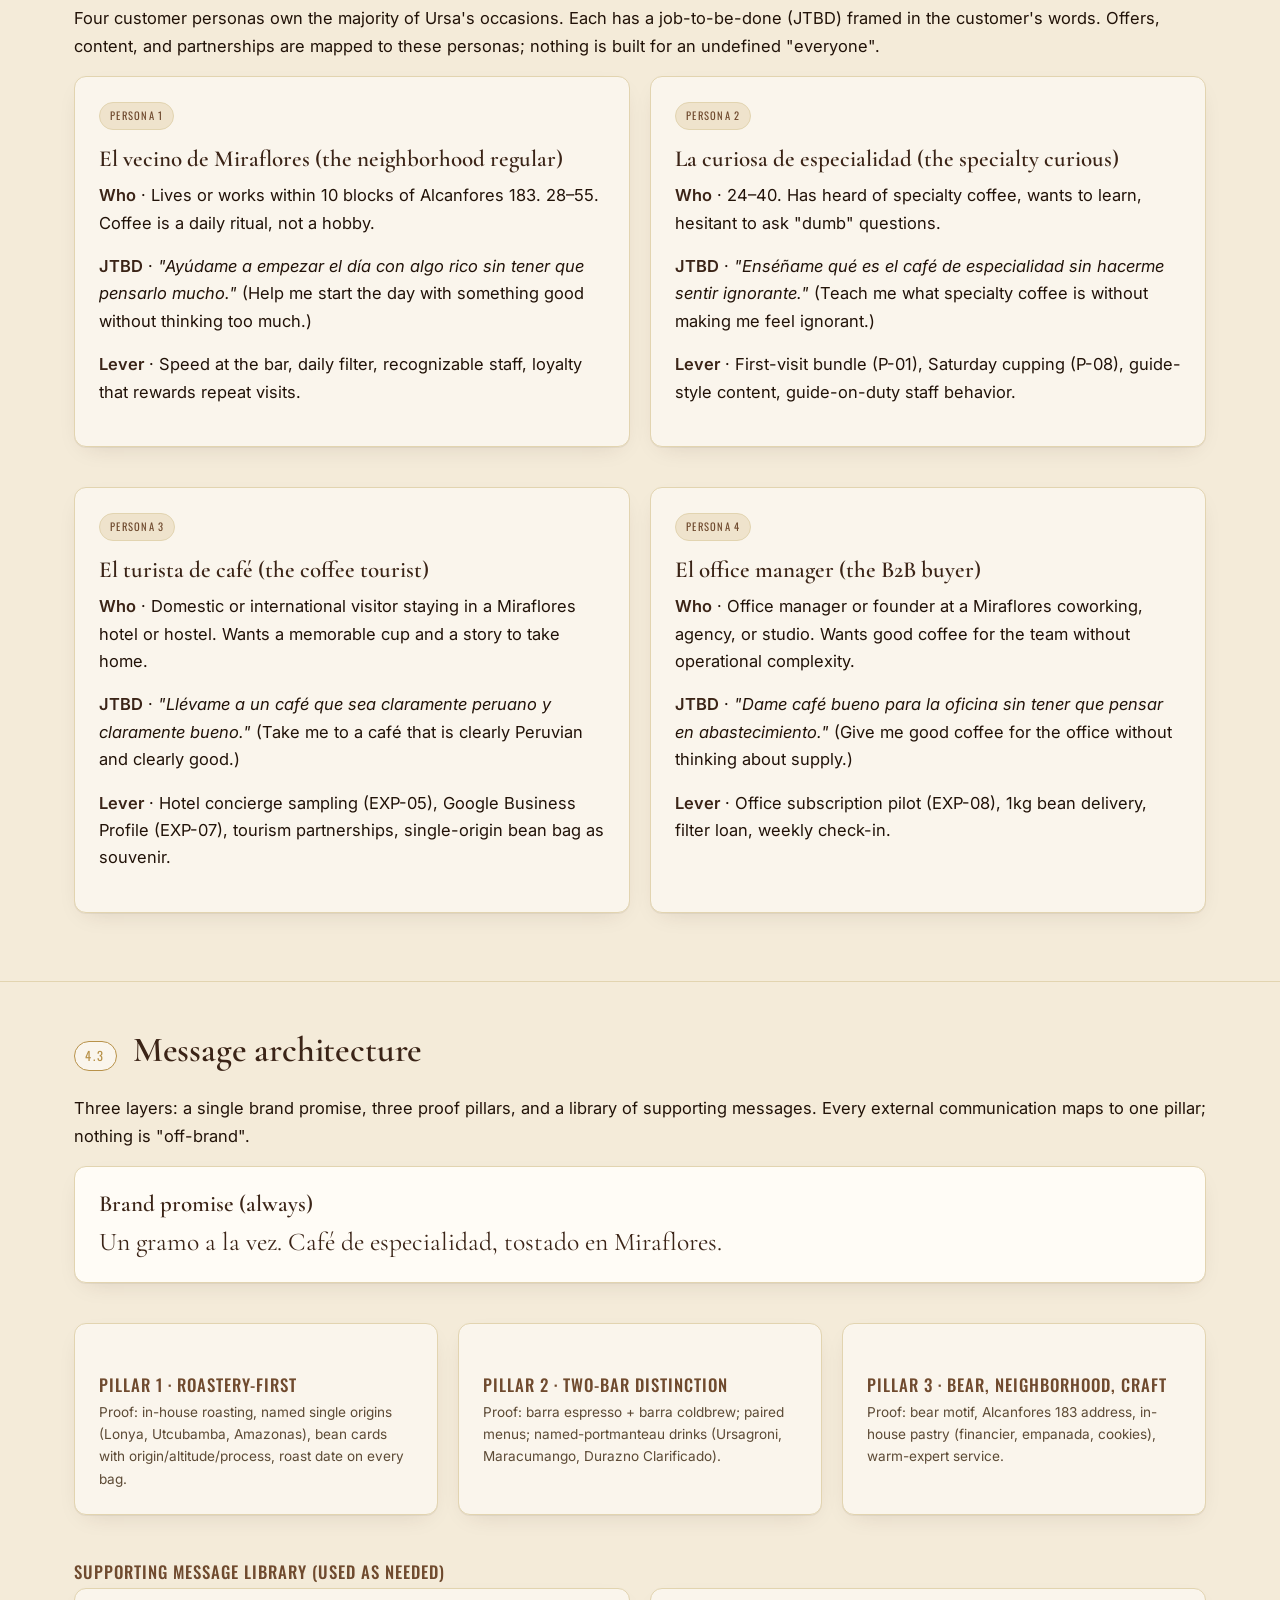
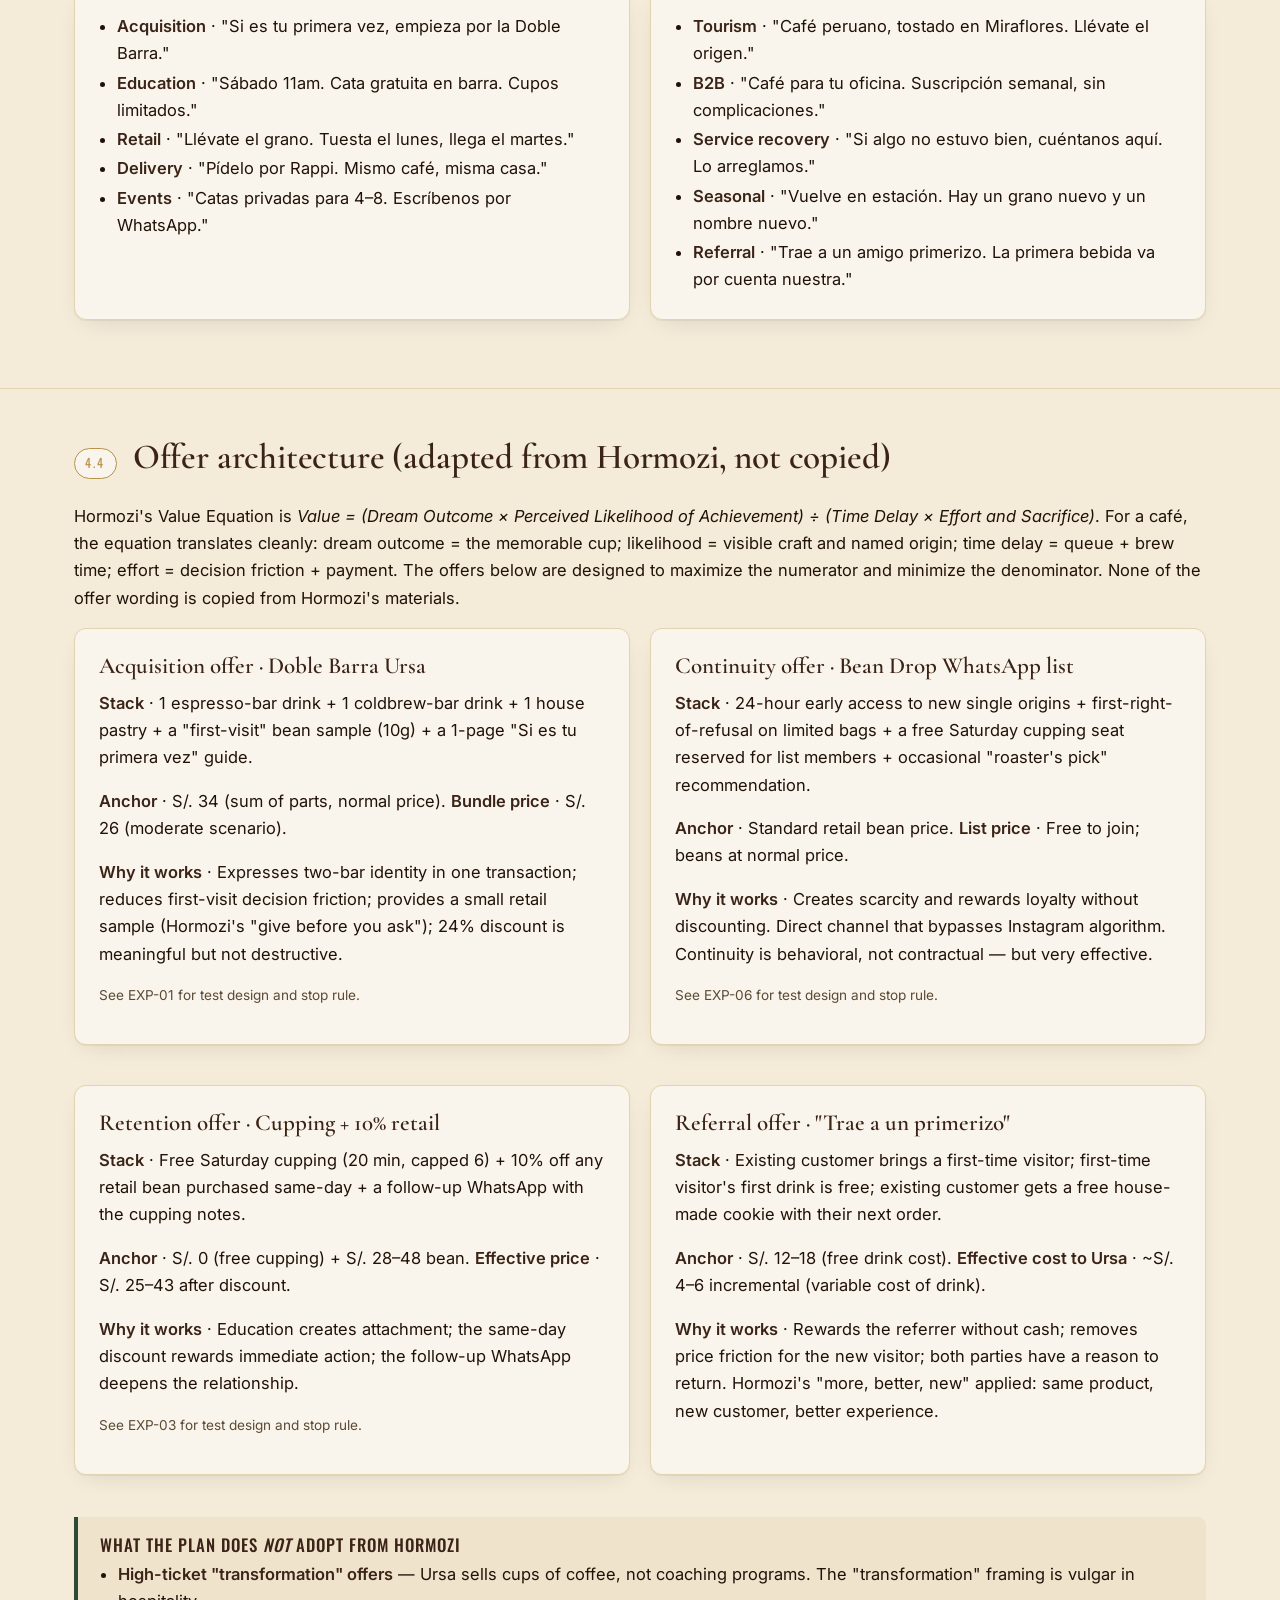
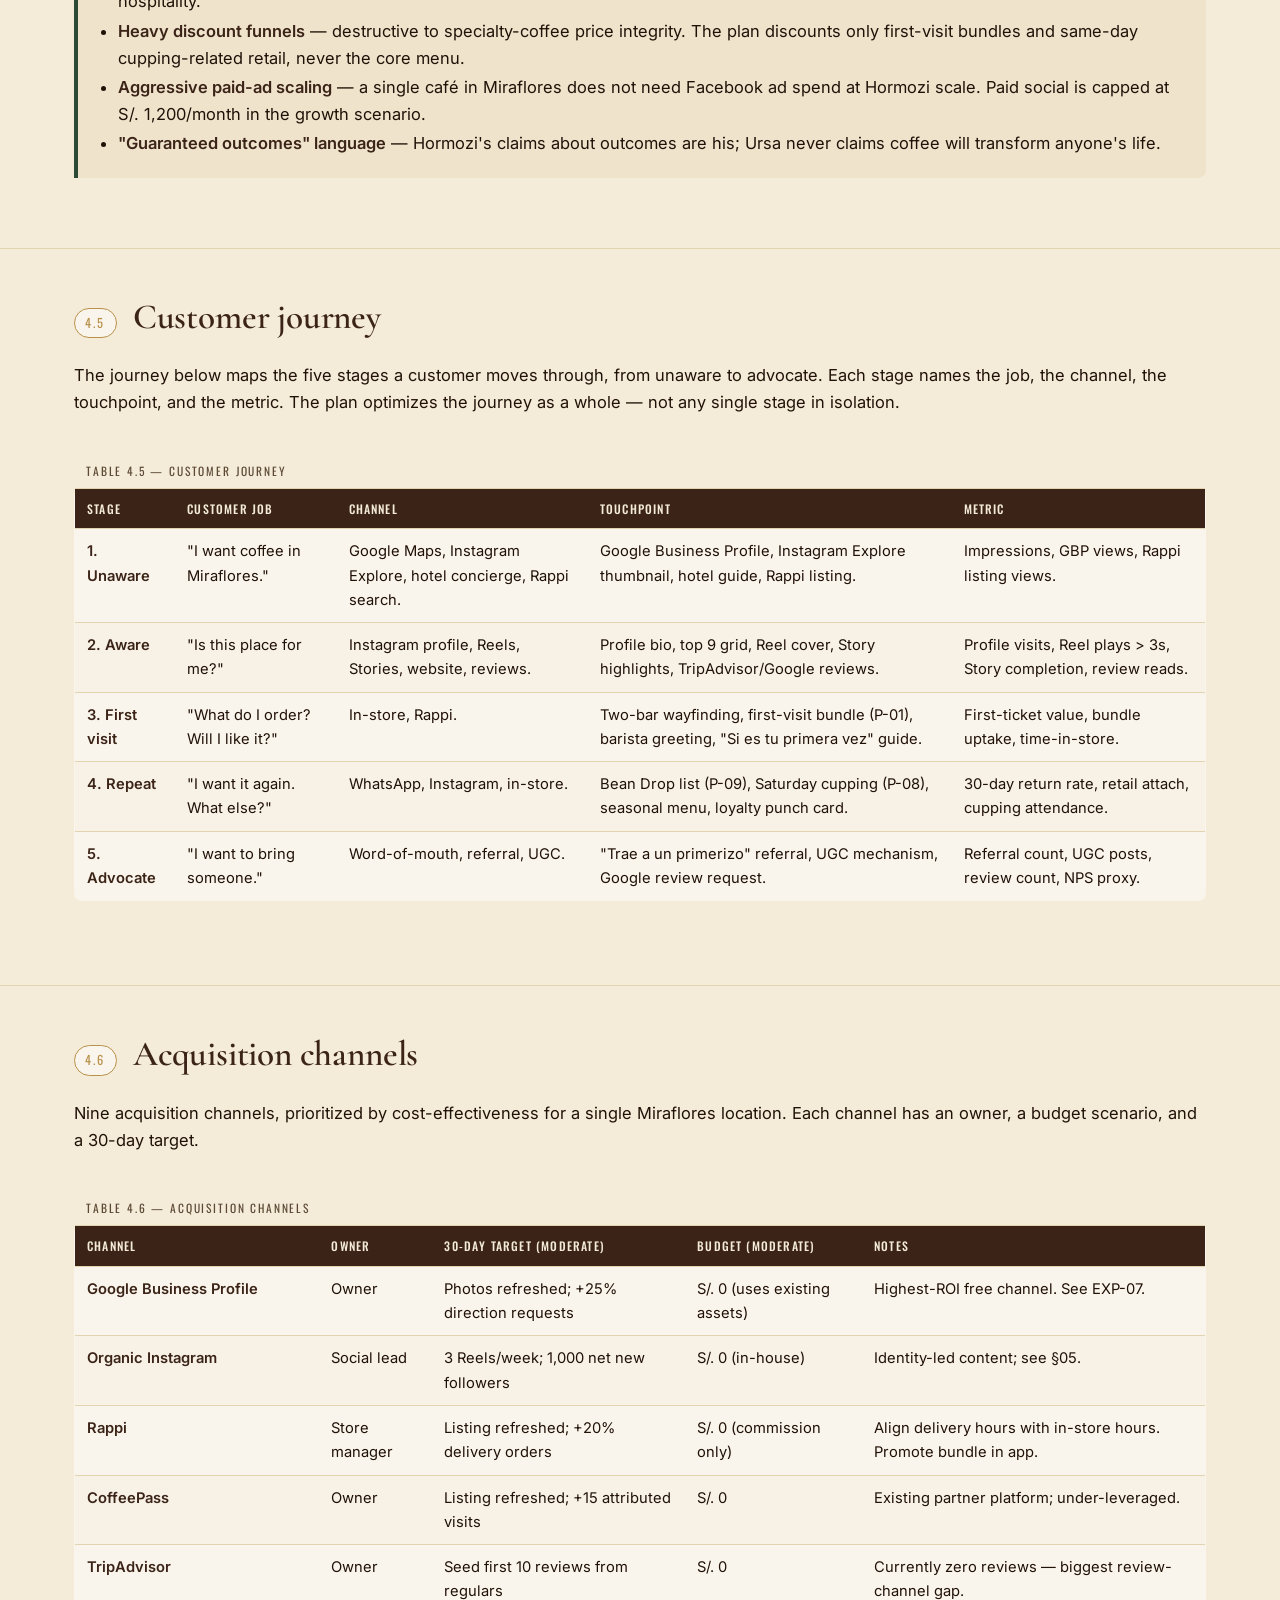
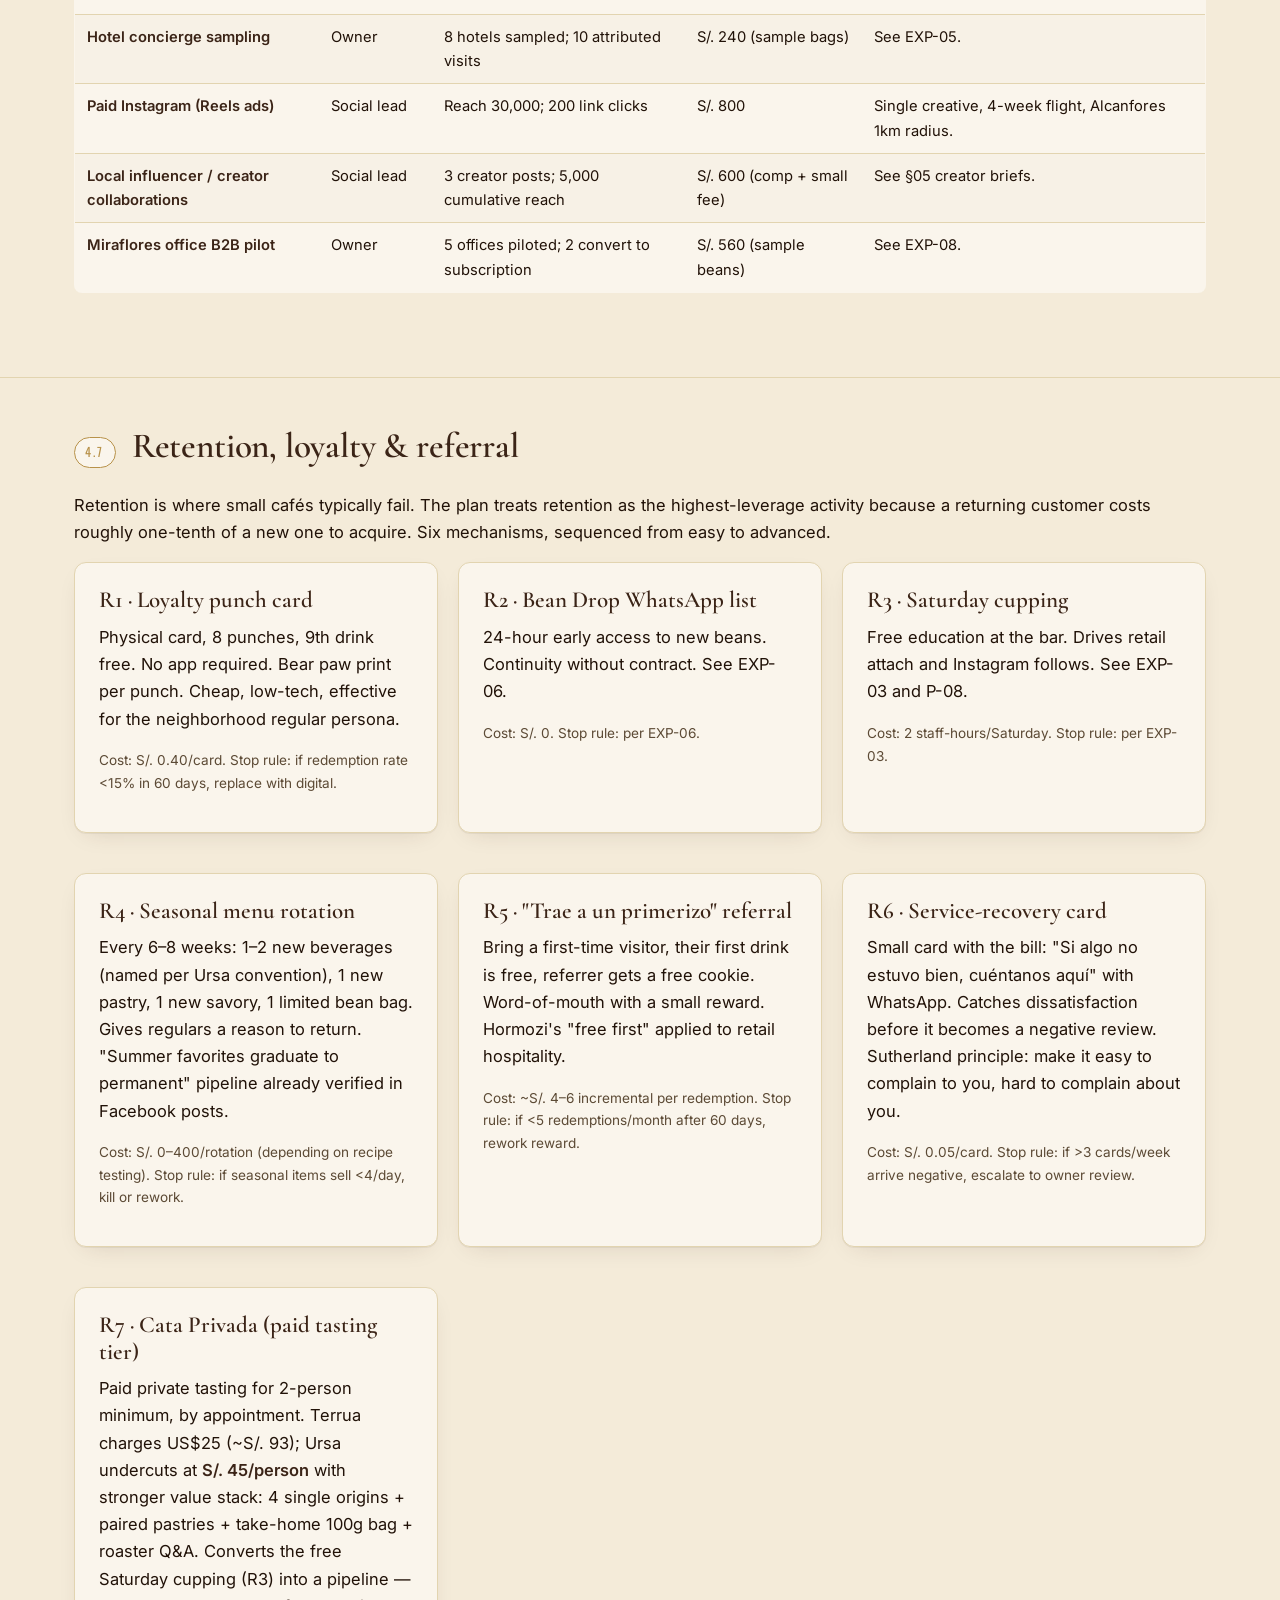
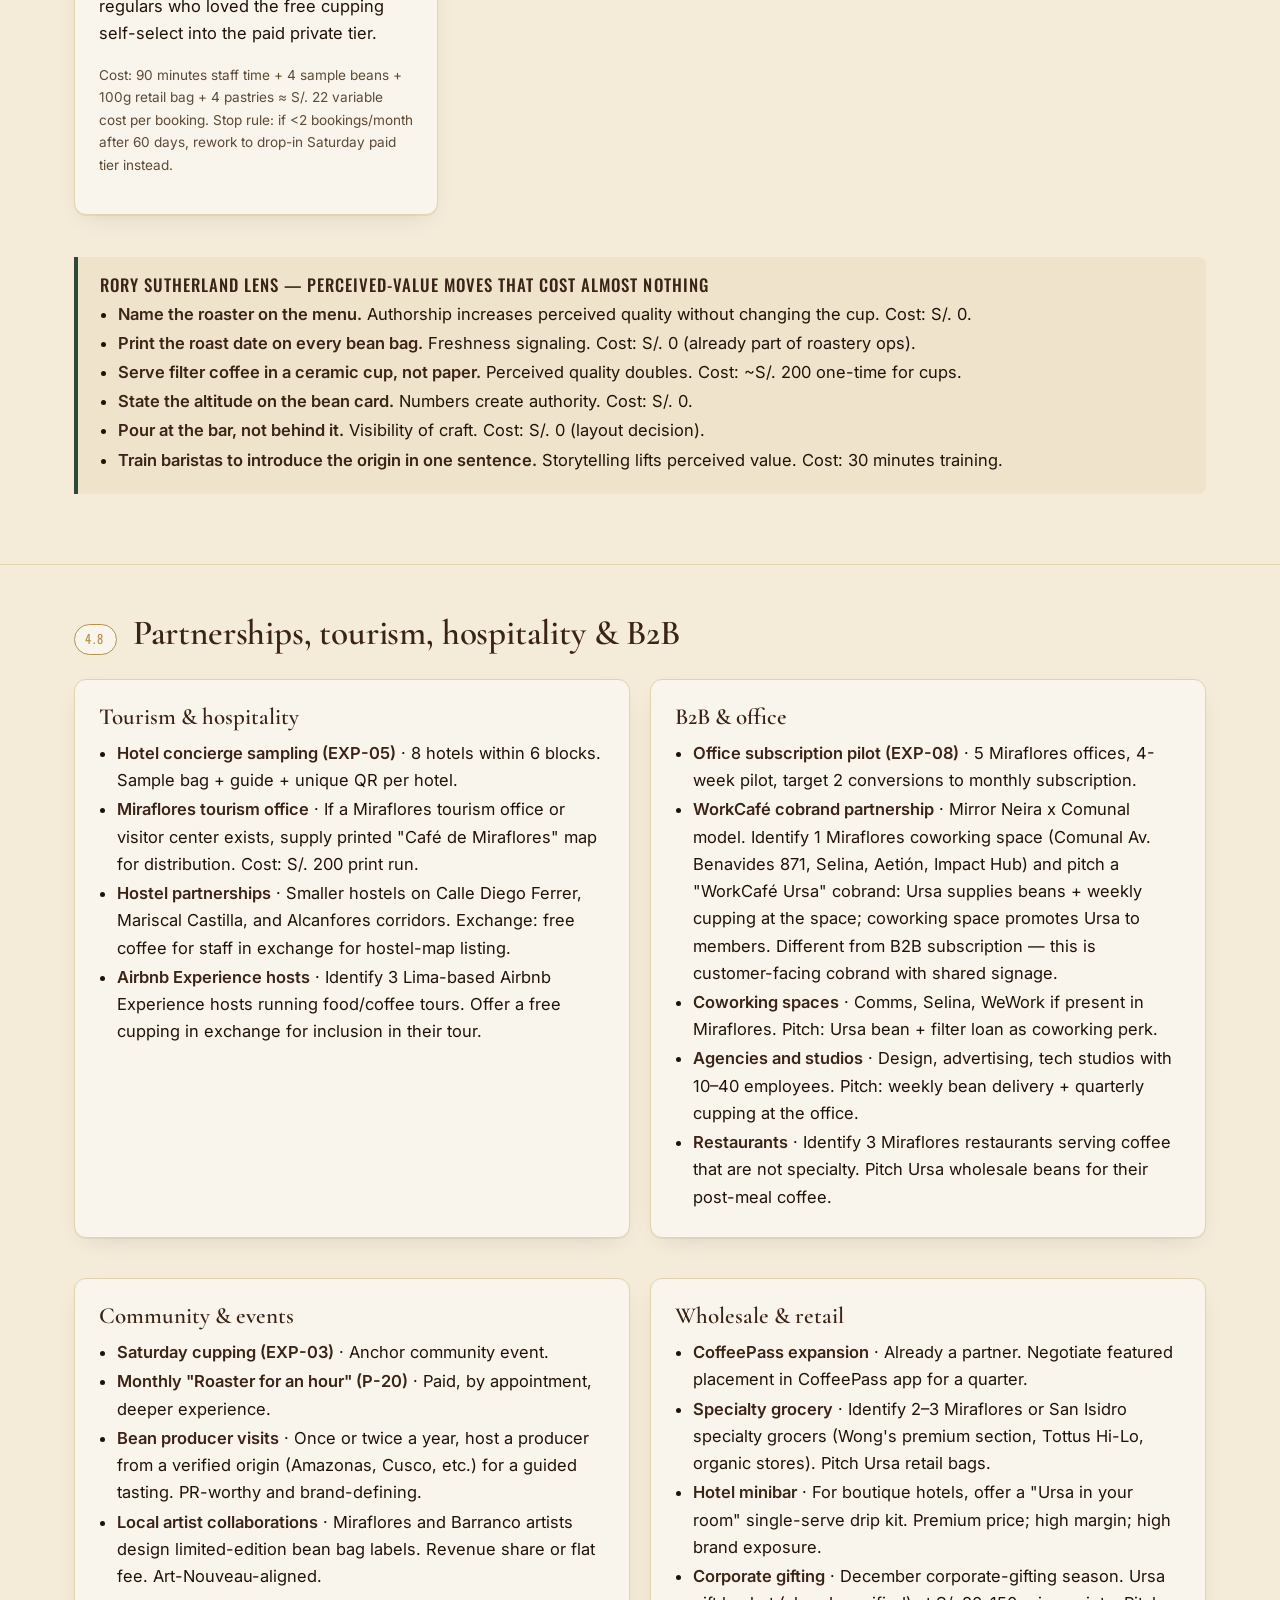
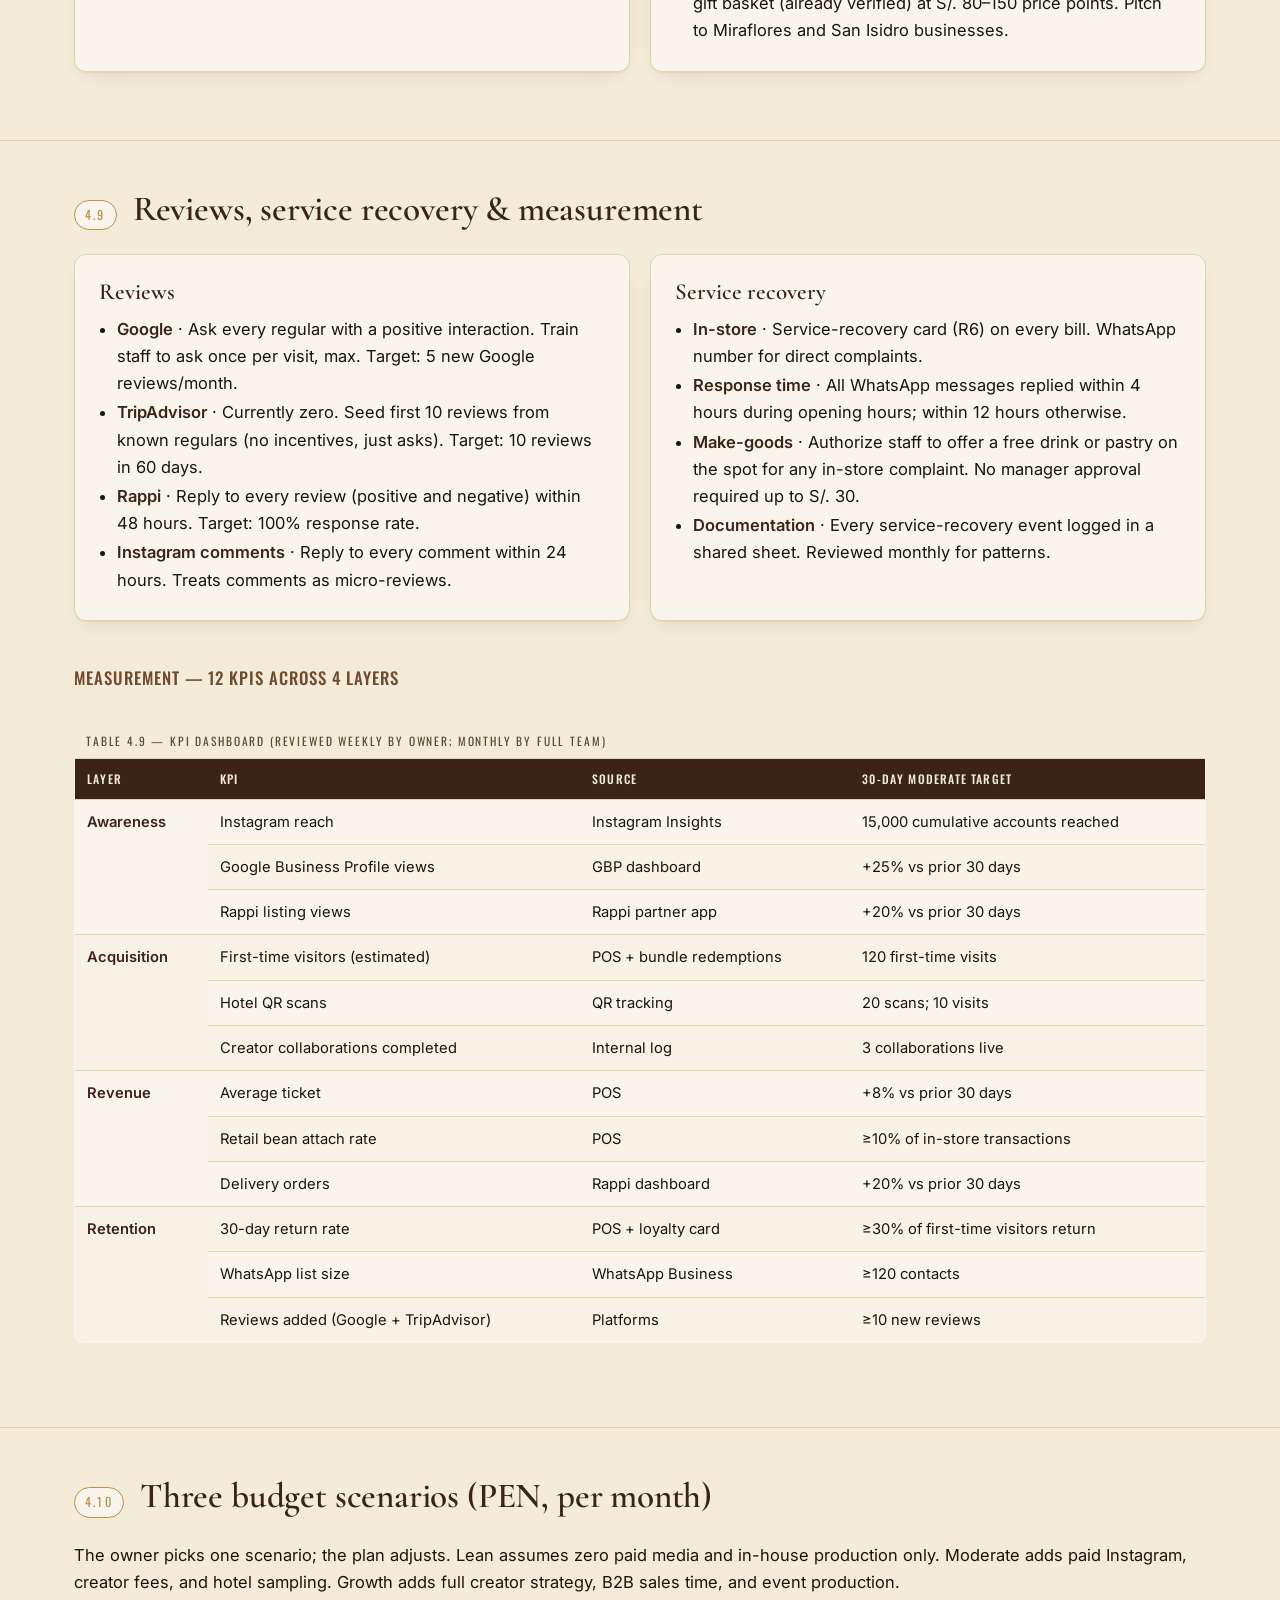
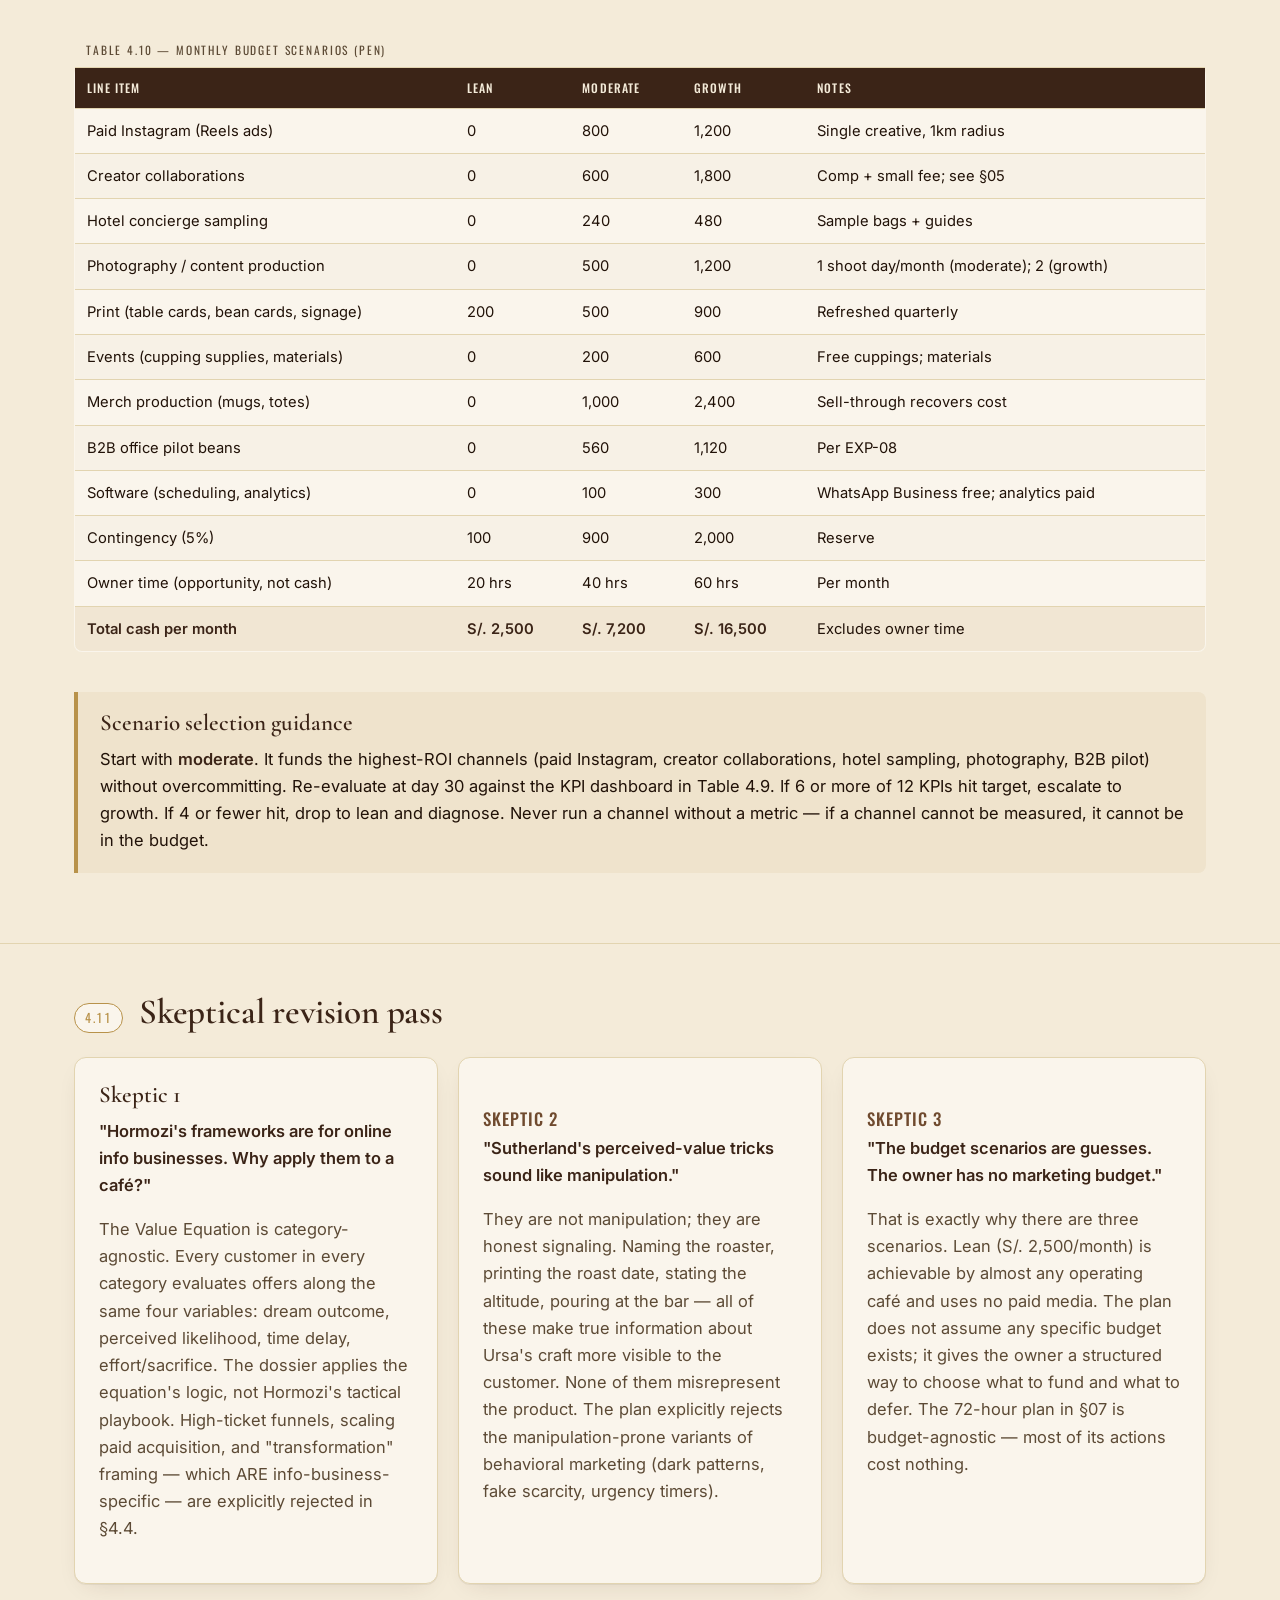
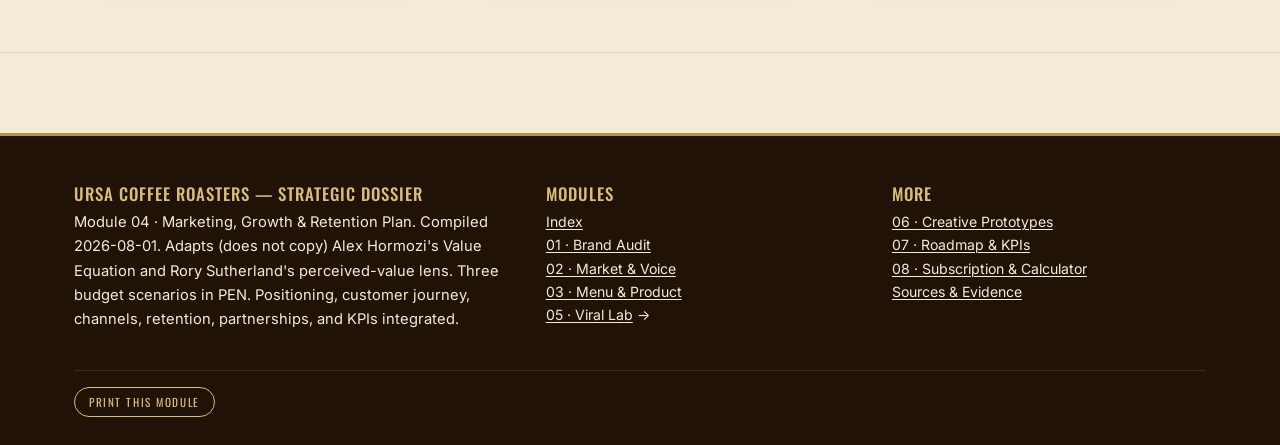
<file: dossier/04-marketing-growth-and-retention-plan.html>
<!DOCTYPE html>
<html lang="en">
<head>
<meta charset="UTF-8">
<meta name="viewport" content="width=device-width, initial-scale=1.0">
<title>04 · Marketing, Growth &amp; Retention Plan — Ursa Coffee Roasters Dossier</title>
<meta name="description" content="Integrated marketing, growth, and retention plan for Ursa Coffee Roasters. Positioning, jobs-to-be-done, offer architecture, customer journey, acquisition, retention, loyalty, partnerships, tourism, B2B, and measurement. Adapts Hormozi and Sutherland. Three budget scenarios in PEN.">
<link rel="stylesheet" href="assets/ursa.css">
<link rel="icon" href="data:image/svg+xml,<svg xmlns='http://www.w3.org/2000/svg' viewBox='0 0 32 32' aria-hidden="true"><circle cx='16' cy='16' r='15' fill='%233B2417'/><circle cx='16' cy='16' r='13' fill='none' stroke='%23B8924A' stroke-width='1'/><text x='16' y='22' font-family='Georgia' font-size='16' fill='%23F4EBD9' text-anchor='middle'>U</text></svg>">
</head>
<body>

<header class="ursa-header">
  <div class="ursa-header__row">
    <a href="index.html" style="display:flex; gap:12px; align-items:center; text-decoration:none;">
      <span class="ursa-mark" aria-hidden="true">
        <svg viewBox="0 0 40 40" role="img" aria-label="Ursa mark">
          <circle cx="20" cy="20" r="18" fill="none" stroke="#3B2417" stroke-width="1.4"/>
          <circle cx="14" cy="14" r="3" fill="#3B2417"/>
          <circle cx="26" cy="14" r="3" fill="#3B2417"/>
          <circle cx="20" cy="22" r="9" fill="#3B2417"/>
          <circle cx="17" cy="21" r="1.1" fill="#F4EBD9"/>
          <circle cx="23" cy="21" r="1.1" fill="#F4EBD9"/>
          <path d="M18 25 Q20 27 22 25" stroke="#F4EBD9" stroke-width="0.9" fill="none" stroke-linecap="round"/>
        </svg>
      </span>
      <span>
        <div class="ursa-header__title">Ursa Coffee Roasters</div>
        <div class="ursa-header__sub">Module 04 · Growth &amp; Retention</div>
      </span>
    </a>
    <div class="ursa-lang-toggle" role="group" aria-label="Language">
      <a href="04-marketing-growth-and-retention-plan.html" class="ursa-lang-toggle__btn" aria-current="true" lang="en">EN</a>
      <span class="ursa-lang-toggle__sep" aria-hidden="true">·</span>
      <a href="04-marketing-growth-and-retention-plan.es.html" class="ursa-lang-toggle__btn" lang="es">ES</a>
    </div>
    <nav class="ursa-header__nav" aria-label="Dossier sections">
      <a href="index.html">Index</a>
      <a href="01-brand-audit-and-design-system.html">01 · Brand</a>
      <a href="02-market-competitors-and-customer-voice.html">02 · Market</a>
      <a href="03-menu-and-product-development.html">03 · Menu</a>
      <a href="04-marketing-growth-and-retention-plan.html" aria-current="page">04 · Growth</a>
      <a href="05-viral-content-laboratory.html">05 · Viral Lab</a>
      <a href="06-creative-campaign-prototypes.html">06 · Creative</a>
      <a href="07-implementation-roadmap-and-kpis.html">07 · Roadmap</a>
      <a href="08-subscription-economics-and-calculator.html">08 · Sub &amp; Calc</a>
      <a href="sources-and-evidence.html">Sources</a>
    </nav>
  </div>
</header>

<main>

<section class="ursa-hero">
  <div class="ursa-wrap">
    <span class="ursa-hero__eyebrow">Module 04 · Marketing, Growth &amp; Retention Plan</span>
    <h1 class="ursa-hero__title">Make Ursa easy to encounter, easy to choose, easy to return to.</h1>
    <p class="ursa-hero__lede">This module integrates positioning, jobs-to-be-done, offer architecture, customer journey, acquisition, retention, partnerships, tourism, hospitality, B2B, loyalty, referrals, reviews, service recovery, and measurement into one plan. It adapts Alex Hormozi's Value Equation and offer-stack discipline, and Rory Sutherland's perceived-value lens — without copying either. Three budget scenarios in PEN: lean (S/. 2,800/mo), moderate (S/. 7,200/mo), growth (S/. 16,500/mo).</p>
    <div class="ursa-hero__meta">
      <span><b>Frameworks adapted</b> · Hormozi Value Equation · Sutherland perceived value</span>
      <span><b>Acquisition channels</b> · 9</span>
      <span><b>Retention channels</b> · 6</span>
      <span><b>Budget scenarios</b> · lean / moderate / growth (PEN)</span>
    </div>
  </div>
</section>

<section class="ursa-section">
  <div class="ursa-wrap">
    <div class="ursa-section__head">
      <span class="ursa-section__num">4.1</span>
      <h2 class="ursa-section__title">Positioning statement</h2>
    </div>

    <blockquote>
      Para el bebedor de Miraflores que quiere café de especialidad sin la solemnidad de un laboratorio, Ursa Coffee Roasters es la rosticería de barrio donde el oso, el gramo y la barra doble (espresso + coldbrew) convierten cada visita en una pequeña ceremonia. No somos la cafetería más grande, ni la más cara, ni la más premiada. Somos la más recognizable — un gramo a la vez.
    </blockquote>

    <p>The statement above is the single source of truth for positioning. Every campaign, post, partnership, and offer in this module either reinforces it or is rejected. The statement is written in the warm-expert voice codified in §1.7, leads with the customer and the neighborhood (not with the brand), names the two-bar distinction operationally, and closes with the verified tagline.</p>

    <div class="ursa-callout">
      <h3>What the positioning does <em>not</em> claim</h3>
      <ul class="list-tight" style="margin:0">
        <li>Not "the best coffee in Lima" — unverifiable and generic.</li>
        <li>Not "world-class" — borrowed authority Ursa has not earned publicly.</li>
        <li>Not " specialty coffee pioneer" — Bisetti owns that claim.</li>
        <li>Not "champion barista" — Neira owns that claim.</li>
        <li>Not "cozy" — Puku Puku owns that claim in customer language.</li>
      </ul>
      <p style="margin:8px 0 0">What Ursa does claim: <strong>recognizable, neighborhood, two-bar, roastery-first, warm-expert</strong>. These are ownable and verified.</p>
    </div>
  </div>
</section>

<section class="ursa-section">
  <div class="ursa-wrap">
    <div class="ursa-section__head">
      <span class="ursa-section__num">4.2</span>
      <h2 class="ursa-section__title">Target customers &amp; jobs to be done</h2>
    </div>

    <p>Four customer personas own the majority of Ursa's occasions. Each has a job-to-be-done (JTBD) framed in the customer's words. Offers, content, and partnerships are mapped to these personas; nothing is built for an undefined "everyone".</p>

    <div class="ursa-grid ursa-grid--2">
      <div class="ursa-card">
        <span class="ursa-pill">Persona 1</span>
        <h3 class="ursa-card__title mt-2">El vecino de Miraflores (the neighborhood regular)</h3>
        <p><strong>Who</strong> · Lives or works within 10 blocks of Alcanfores 183. 28–55. Coffee is a daily ritual, not a hobby.</p>
        <p><strong>JTBD</strong> · <em>"Ayúdame a empezar el día con algo rico sin tener que pensarlo mucho."</em> (Help me start the day with something good without thinking too much.)</p>
        <p><strong>Lever</strong> · Speed at the bar, daily filter, recognizable staff, loyalty that rewards repeat visits.</p>
      </div>
      <div class="ursa-card">
        <span class="ursa-pill">Persona 2</span>
        <h3 class="ursa-card__title mt-2">La curiosa de especialidad (the specialty curious)</h3>
        <p><strong>Who</strong> · 24–40. Has heard of specialty coffee, wants to learn, hesitant to ask "dumb" questions.</p>
        <p><strong>JTBD</strong> · <em>"Enséñame qué es el café de especialidad sin hacerme sentir ignorante."</em> (Teach me what specialty coffee is without making me feel ignorant.)</p>
        <p><strong>Lever</strong> · First-visit bundle (P-01), Saturday cupping (P-08), guide-style content, guide-on-duty staff behavior.</p>
      </div>
      <div class="ursa-card">
        <span class="ursa-pill">Persona 3</span>
        <h3 class="ursa-card__title mt-2">El turista de café (the coffee tourist)</h3>
        <p><strong>Who</strong> · Domestic or international visitor staying in a Miraflores hotel or hostel. Wants a memorable cup and a story to take home.</p>
        <p><strong>JTBD</strong> · <em>"Llévame a un café que sea claramente peruano y claramente bueno."</em> (Take me to a café that is clearly Peruvian and clearly good.)</p>
        <p><strong>Lever</strong> · Hotel concierge sampling (EXP-05), Google Business Profile (EXP-07), tourism partnerships, single-origin bean bag as souvenir.</p>
      </div>
      <div class="ursa-card">
        <span class="ursa-pill">Persona 4</span>
        <h3 class="ursa-card__title mt-2">El office manager (the B2B buyer)</h3>
        <p><strong>Who</strong> · Office manager or founder at a Miraflores coworking, agency, or studio. Wants good coffee for the team without operational complexity.</p>
        <p><strong>JTBD</strong> · <em>"Dame café bueno para la oficina sin tener que pensar en abastecimiento."</em> (Give me good coffee for the office without thinking about supply.)</p>
        <p><strong>Lever</strong> · Office subscription pilot (EXP-08), 1kg bean delivery, filter loan, weekly check-in.</p>
      </div>
    </div>
  </div>
</section>

<section class="ursa-section">
  <div class="ursa-wrap">
    <div class="ursa-section__head">
      <span class="ursa-section__num">4.3</span>
      <h2 class="ursa-section__title">Message architecture</h2>
    </div>

    <p>Three layers: a single brand promise, three proof pillars, and a library of supporting messages. Every external communication maps to one pillar; nothing is "off-brand".</p>

    <div class="ursa-grid ursa-grid--3">
      <div class="ursa-card ursa-card--alt" style="grid-column:1/-1">
        <h3>Brand promise (always)</h3>
        <p style="font-family:var(--f-display); font-size:1.6rem; line-height:1.2; color:var(--ursa-dark-roast); margin:0">Un gramo a la vez. Café de especialidad, tostado en Miraflores.</p>
      </div>
      <div class="ursa-card">
        <h4>Pillar 1 · Roastery-first</h4>
        <p class="muted small" style="margin:0">Proof: in-house roasting, named single origins (Lonya, Utcubamba, Amazonas), bean cards with origin/altitude/process, roast date on every bag.</p>
      </div>
      <div class="ursa-card">
        <h4>Pillar 2 · Two-bar distinction</h4>
        <p class="muted small" style="margin:0">Proof: barra espresso + barra coldbrew; paired menus; named-portmanteau drinks (Ursagroni, Maracumango, Durazno Clarificado).</p>
      </div>
      <div class="ursa-card">
        <h4>Pillar 3 · Bear, neighborhood, craft</h4>
        <p class="muted small" style="margin:0">Proof: bear motif, Alcanfores 183 address, in-house pastry (financier, empanada, cookies), warm-expert service.</p>
      </div>
    </div>

    <h4>Supporting message library (used as needed)</h4>
    <div class="ursa-grid ursa-grid--2">
      <div class="ursa-card">
        <ul class="list-tight" style="margin:0">
          <li><strong>Acquisition</strong> · "Si es tu primera vez, empieza por la Doble Barra."</li>
          <li><strong>Education</strong> · "Sábado 11am. Cata gratuita en barra. Cupos limitados."</li>
          <li><strong>Retail</strong> · "Llévate el grano. Tuesta el lunes, llega el martes."</li>
          <li><strong>Delivery</strong> · "Pídelo por Rappi. Mismo café, misma casa."</li>
          <li><strong>Events</strong> · "Catas privadas para 4–8. Escríbenos por WhatsApp."</li>
        </ul>
      </div>
      <div class="ursa-card">
        <ul class="list-tight" style="margin:0">
          <li><strong>Tourism</strong> · "Café peruano, tostado en Miraflores. Llévate el origen."</li>
          <li><strong>B2B</strong> · "Café para tu oficina. Suscripción semanal, sin complicaciones."</li>
          <li><strong>Service recovery</strong> · "Si algo no estuvo bien, cuéntanos aquí. Lo arreglamos."</li>
          <li><strong>Seasonal</strong> · "Vuelve en estación. Hay un grano nuevo y un nombre nuevo."</li>
          <li><strong>Referral</strong> · "Trae a un amigo primerizo. La primera bebida va por cuenta nuestra."</li>
        </ul>
      </div>
    </div>
  </div>
</section>

<section class="ursa-section">
  <div class="ursa-wrap">
    <div class="ursa-section__head">
      <span class="ursa-section__num">4.4</span>
      <h2 class="ursa-section__title">Offer architecture (adapted from Hormozi, not copied)</h2>
    </div>

    <p>Hormozi's Value Equation is <em>Value = (Dream Outcome × Perceived Likelihood of Achievement) ÷ (Time Delay × Effort and Sacrifice)</em>. For a café, the equation translates cleanly: dream outcome = the memorable cup; likelihood = visible craft and named origin; time delay = queue + brew time; effort = decision friction + payment. The offers below are designed to maximize the numerator and minimize the denominator. None of the offer wording is copied from Hormozi's materials.</p>

    <div class="ursa-grid ursa-grid--2">
      <div class="ursa-card">
        <h3 class="ursa-card__title">Acquisition offer · Doble Barra Ursa</h3>
        <p><strong>Stack</strong> · 1 espresso-bar drink + 1 coldbrew-bar drink + 1 house pastry + a "first-visit" bean sample (10g) + a 1-page "Si es tu primera vez" guide.</p>
        <p><strong>Anchor</strong> · S/. 34 (sum of parts, normal price). <strong>Bundle price</strong> · S/. 26 (moderate scenario).</p>
        <p><strong>Why it works</strong> · Expresses two-bar identity in one transaction; reduces first-visit decision friction; provides a small retail sample (Hormozi's "give before you ask"); 24% discount is meaningful but not destructive.</p>
        <p class="muted small">See EXP-01 for test design and stop rule.</p>
      </div>
      <div class="ursa-card">
        <h3 class="ursa-card__title">Continuity offer · Bean Drop WhatsApp list</h3>
        <p><strong>Stack</strong> · 24-hour early access to new single origins + first-right-of-refusal on limited bags + a free Saturday cupping seat reserved for list members + occasional "roaster's pick" recommendation.</p>
        <p><strong>Anchor</strong> · Standard retail bean price. <strong>List price</strong> · Free to join; beans at normal price.</p>
        <p><strong>Why it works</strong> · Creates scarcity and rewards loyalty without discounting. Direct channel that bypasses Instagram algorithm. Continuity is behavioral, not contractual — but very effective.</p>
        <p class="muted small">See EXP-06 for test design and stop rule.</p>
      </div>
      <div class="ursa-card">
        <h3 class="ursa-card__title">Retention offer · Cupping + 10% retail</h3>
        <p><strong>Stack</strong> · Free Saturday cupping (20 min, capped 6) + 10% off any retail bean purchased same-day + a follow-up WhatsApp with the cupping notes.</p>
        <p><strong>Anchor</strong> · S/. 0 (free cupping) + S/. 28–48 bean. <strong>Effective price</strong> · S/. 25–43 after discount.</p>
        <p><strong>Why it works</strong> · Education creates attachment; the same-day discount rewards immediate action; the follow-up WhatsApp deepens the relationship.</p>
        <p class="muted small">See EXP-03 for test design and stop rule.</p>
      </div>
      <div class="ursa-card">
        <h3 class="ursa-card__title">Referral offer · "Trae a un primerizo"</h3>
        <p><strong>Stack</strong> · Existing customer brings a first-time visitor; first-time visitor's first drink is free; existing customer gets a free house-made cookie with their next order.</p>
        <p><strong>Anchor</strong> · S/. 12–18 (free drink cost). <strong>Effective cost to Ursa</strong> · ~S/. 4–6 incremental (variable cost of drink).</p>
        <p><strong>Why it works</strong> · Rewards the referrer without cash; removes price friction for the new visitor; both parties have a reason to return. Hormozi's "more, better, new" applied: same product, new customer, better experience.</p>
      </div>
    </div>

    <div class="ursa-callout ursa-callout--forest">
      <h4>What the plan does <em>not</em> adopt from Hormozi</h4>
      <ul class="list-tight" style="margin:0">
        <li><strong>High-ticket "transformation" offers</strong> — Ursa sells cups of coffee, not coaching programs. The "transformation" framing is vulgar in hospitality.</li>
        <li><strong>Heavy discount funnels</strong> — destructive to specialty-coffee price integrity. The plan discounts only first-visit bundles and same-day cupping-related retail, never the core menu.</li>
        <li><strong>Aggressive paid-ad scaling</strong> — a single café in Miraflores does not need Facebook ad spend at Hormozi scale. Paid social is capped at S/. 1,200/month in the growth scenario.</li>
        <li><strong>"Guaranteed outcomes" language</strong> — Hormozi's claims about outcomes are his; Ursa never claims coffee will transform anyone's life.</li>
      </ul>
    </div>
  </div>
</section>

<section class="ursa-section">
  <div class="ursa-wrap">
    <div class="ursa-section__head">
      <span class="ursa-section__num">4.5</span>
      <h2 class="ursa-section__title">Customer journey</h2>
    </div>

    <p>The journey below maps the five stages a customer moves through, from unaware to advocate. Each stage names the job, the channel, the touchpoint, and the metric. The plan optimizes the journey as a whole — not any single stage in isolation.</p>

    <div class="ursa-table-wrap">
    <table class="ursa-table">
      <caption>Table 4.5 — Customer journey</caption>
      <thead><tr><th>Stage</th><th>Customer job</th><th>Channel</th><th>Touchpoint</th><th>Metric</th></tr></thead>
      <tbody>
        <tr><td><strong>1. Unaware</strong></td><td>"I want coffee in Miraflores."</td><td>Google Maps, Instagram Explore, hotel concierge, Rappi search.</td><td>Google Business Profile, Instagram Explore thumbnail, hotel guide, Rappi listing.</td><td>Impressions, GBP views, Rappi listing views.</td></tr>
        <tr><td><strong>2. Aware</strong></td><td>"Is this place for me?"</td><td>Instagram profile, Reels, Stories, website, reviews.</td><td>Profile bio, top 9 grid, Reel cover, Story highlights, TripAdvisor/Google reviews.</td><td>Profile visits, Reel plays &gt; 3s, Story completion, review reads.</td></tr>
        <tr><td><strong>3. First visit</strong></td><td>"What do I order? Will I like it?"</td><td>In-store, Rappi.</td><td>Two-bar wayfinding, first-visit bundle (P-01), barista greeting, "Si es tu primera vez" guide.</td><td>First-ticket value, bundle uptake, time-in-store.</td></tr>
        <tr><td><strong>4. Repeat</strong></td><td>"I want it again. What else?"</td><td>WhatsApp, Instagram, in-store.</td><td>Bean Drop list (P-09), Saturday cupping (P-08), seasonal menu, loyalty punch card.</td><td>30-day return rate, retail attach, cupping attendance.</td></tr>
        <tr><td><strong>5. Advocate</strong></td><td>"I want to bring someone."</td><td>Word-of-mouth, referral, UGC.</td><td>"Trae a un primerizo" referral, UGC mechanism, Google review request.</td><td>Referral count, UGC posts, review count, NPS proxy.</td></tr>
      </tbody>
    </table>
    </div>
  </div>
</section>

<section class="ursa-section">
  <div class="ursa-wrap">
    <div class="ursa-section__head">
      <span class="ursa-section__num">4.6</span>
      <h2 class="ursa-section__title">Acquisition channels</h2>
    </div>

    <p>Nine acquisition channels, prioritized by cost-effectiveness for a single Miraflores location. Each channel has an owner, a budget scenario, and a 30-day target.</p>

    <div class="ursa-table-wrap">
    <table class="ursa-table">
      <caption>Table 4.6 — Acquisition channels</caption>
      <thead><tr><th>Channel</th><th>Owner</th><th>30-day target (moderate)</th><th>Budget (moderate)</th><th>Notes</th></tr></thead>
      <tbody>
        <tr><td><strong>Google Business Profile</strong></td><td>Owner</td><td>Photos refreshed; +25% direction requests</td><td>S/. 0 (uses existing assets)</td><td>Highest-ROI free channel. See EXP-07.</td></tr>
        <tr><td><strong>Organic Instagram</strong></td><td>Social lead</td><td>3 Reels/week; 1,000 net new followers</td><td>S/. 0 (in-house)</td><td>Identity-led content; see §05.</td></tr>
        <tr><td><strong>Rappi</strong></td><td>Store manager</td><td>Listing refreshed; +20% delivery orders</td><td>S/. 0 (commission only)</td><td>Align delivery hours with in-store hours. Promote bundle in app.</td></tr>
        <tr><td><strong>CoffeePass</strong></td><td>Owner</td><td>Listing refreshed; +15 attributed visits</td><td>S/. 0</td><td>Existing partner platform; under-leveraged.</td></tr>
        <tr><td><strong>TripAdvisor</strong></td><td>Owner</td><td>Seed first 10 reviews from regulars</td><td>S/. 0</td><td>Currently zero reviews — biggest review-channel gap.</td></tr>
        <tr><td><strong>Hotel concierge sampling</strong></td><td>Owner</td><td>8 hotels sampled; 10 attributed visits</td><td>S/. 240 (sample bags)</td><td>See EXP-05.</td></tr>
        <tr><td><strong>Paid Instagram (Reels ads)</strong></td><td>Social lead</td><td>Reach 30,000; 200 link clicks</td><td>S/. 800</td><td>Single creative, 4-week flight, Alcanfores 1km radius.</td></tr>
        <tr><td><strong>Local influencer / creator collaborations</strong></td><td>Social lead</td><td>3 creator posts; 5,000 cumulative reach</td><td>S/. 600 (comp + small fee)</td><td>See §05 creator briefs.</td></tr>
        <tr><td><strong>Miraflores office B2B pilot</strong></td><td>Owner</td><td>5 offices piloted; 2 convert to subscription</td><td>S/. 560 (sample beans)</td><td>See EXP-08.</td></tr>
      </tbody>
    </table>
    </div>
  </div>
</section>

<section class="ursa-section">
  <div class="ursa-wrap">
    <div class="ursa-section__head">
      <span class="ursa-section__num">4.7</span>
      <h2 class="ursa-section__title">Retention, loyalty &amp; referral</h2>
    </div>

    <p>Retention is where small cafés typically fail. The plan treats retention as the highest-leverage activity because a returning customer costs roughly one-tenth of a new one to acquire. Six mechanisms, sequenced from easy to advanced.</p>

    <div class="ursa-grid ursa-grid--3">
      <div class="ursa-card">
        <h3 class="ursa-card__title">R1 · Loyalty punch card</h3>
        <p>Physical card, 8 punches, 9th drink free. No app required. Bear paw print per punch. Cheap, low-tech, effective for the neighborhood regular persona.</p>
        <p class="muted small">Cost: S/. 0.40/card. Stop rule: if redemption rate &lt;15% in 60 days, replace with digital.</p>
      </div>
      <div class="ursa-card">
        <h3 class="ursa-card__title">R2 · Bean Drop WhatsApp list</h3>
        <p>24-hour early access to new beans. Continuity without contract. See EXP-06.</p>
        <p class="muted small">Cost: S/. 0. Stop rule: per EXP-06.</p>
      </div>
      <div class="ursa-card">
        <h3 class="ursa-card__title">R3 · Saturday cupping</h3>
        <p>Free education at the bar. Drives retail attach and Instagram follows. See EXP-03 and P-08.</p>
        <p class="muted small">Cost: 2 staff-hours/Saturday. Stop rule: per EXP-03.</p>
      </div>
      <div class="ursa-card">
        <h3 class="ursa-card__title">R4 · Seasonal menu rotation</h3>
        <p>Every 6–8 weeks: 1–2 new beverages (named per Ursa convention), 1 new pastry, 1 new savory, 1 limited bean bag. Gives regulars a reason to return. "Summer favorites graduate to permanent" pipeline already verified in Facebook posts.</p>
        <p class="muted small">Cost: S/. 0–400/rotation (depending on recipe testing). Stop rule: if seasonal items sell &lt;4/day, kill or rework.</p>
      </div>
      <div class="ursa-card">
        <h3 class="ursa-card__title">R5 · "Trae a un primerizo" referral</h3>
        <p>Bring a first-time visitor, their first drink is free, referrer gets a free cookie. Word-of-mouth with a small reward. Hormozi's "free first" applied to retail hospitality.</p>
        <p class="muted small">Cost: ~S/. 4–6 incremental per redemption. Stop rule: if &lt;5 redemptions/month after 60 days, rework reward.</p>
      </div>
      <div class="ursa-card">
        <h3 class="ursa-card__title">R6 · Service-recovery card</h3>
        <p>Small card with the bill: "Si algo no estuvo bien, cuéntanos aquí" with WhatsApp. Catches dissatisfaction before it becomes a negative review. Sutherland principle: make it easy to complain to you, hard to complain about you.</p>
        <p class="muted small">Cost: S/. 0.05/card. Stop rule: if &gt;3 cards/week arrive negative, escalate to owner review.</p>
      </div>
      <div class="ursa-card">
        <h3 class="ursa-card__title">R7 · Cata Privada (paid tasting tier)</h3>
        <p>Paid private tasting for 2-person minimum, by appointment. Terrua charges US$25 (~S/. 93); Ursa undercuts at <strong>S/. 45/person</strong> with stronger value stack: 4 single origins + paired pastries + take-home 100g bag + roaster Q&amp;A. Converts the free Saturday cupping (R3) into a pipeline — regulars who loved the free cupping self-select into the paid private tier.</p>
        <p class="muted small">Cost: 90 minutes staff time + 4 sample beans + 100g retail bag + 4 pastries ≈ S/. 22 variable cost per booking. Stop rule: if &lt;2 bookings/month after 60 days, rework to drop-in Saturday paid tier instead.</p>
      </div>
    </div>

    <div class="ursa-callout ursa-callout--forest">
      <h4>Rory Sutherland lens — perceived-value moves that cost almost nothing</h4>
      <ul class="list-tight" style="margin:0">
        <li><strong>Name the roaster on the menu.</strong> Authorship increases perceived quality without changing the cup. Cost: S/. 0.</li>
        <li><strong>Print the roast date on every bean bag.</strong> Freshness signaling. Cost: S/. 0 (already part of roastery ops).</li>
        <li><strong>Serve filter coffee in a ceramic cup, not paper.</strong> Perceived quality doubles. Cost: ~S/. 200 one-time for cups.</li>
        <li><strong>State the altitude on the bean card.</strong> Numbers create authority. Cost: S/. 0.</li>
        <li><strong>Pour at the bar, not behind it.</strong> Visibility of craft. Cost: S/. 0 (layout decision).</li>
        <li><strong>Train baristas to introduce the origin in one sentence.</strong> Storytelling lifts perceived value. Cost: 30 minutes training.</li>
      </ul>
    </div>
  </div>
</section>

<section class="ursa-section">
  <div class="ursa-wrap">
    <div class="ursa-section__head">
      <span class="ursa-section__num">4.8</span>
      <h2 class="ursa-section__title">Partnerships, tourism, hospitality &amp; B2B</h2>
    </div>

    <div class="ursa-grid ursa-grid--2">
      <div class="ursa-card">
        <h3 class="ursa-card__title">Tourism &amp; hospitality</h3>
        <ul class="list-tight" style="margin:0">
          <li><strong>Hotel concierge sampling (EXP-05)</strong> · 8 hotels within 6 blocks. Sample bag + guide + unique QR per hotel.</li>
          <li><strong>Miraflores tourism office</strong> · If a Miraflores tourism office or visitor center exists, supply printed "Café de Miraflores" map for distribution. Cost: S/. 200 print run.</li>
          <li><strong>Hostel partnerships</strong> · Smaller hostels on Calle Diego Ferrer, Mariscal Castilla, and Alcanfores corridors. Exchange: free coffee for staff in exchange for hostel-map listing.</li>
          <li><strong>Airbnb Experience hosts</strong> · Identify 3 Lima-based Airbnb Experience hosts running food/coffee tours. Offer a free cupping in exchange for inclusion in their tour.</li>
        </ul>
      </div>
      <div class="ursa-card">
        <h3 class="ursa-card__title">B2B &amp; office</h3>
        <ul class="list-tight" style="margin:0">
          <li><strong>Office subscription pilot (EXP-08)</strong> · 5 Miraflores offices, 4-week pilot, target 2 conversions to monthly subscription.</li>
          <li><strong>WorkCafé cobrand partnership</strong> · Mirror Neira x Comunal model. Identify 1 Miraflores coworking space (Comunal Av. Benavides 871, Selina, Aetión, Impact Hub) and pitch a "WorkCafé Ursa" cobrand: Ursa supplies beans + weekly cupping at the space; coworking space promotes Ursa to members. Different from B2B subscription — this is customer-facing cobrand with shared signage.</li>
          <li><strong>Coworking spaces</strong> · Comms, Selina, WeWork if present in Miraflores. Pitch: Ursa bean + filter loan as coworking perk.</li>
          <li><strong>Agencies and studios</strong> · Design, advertising, tech studios with 10–40 employees. Pitch: weekly bean delivery + quarterly cupping at the office.</li>
          <li><strong>Restaurants</strong> · Identify 3 Miraflores restaurants serving coffee that are not specialty. Pitch Ursa wholesale beans for their post-meal coffee.</li>
        </ul>
      </div>
      <div class="ursa-card">
        <h3 class="ursa-card__title">Community &amp; events</h3>
        <ul class="list-tight" style="margin:0">
          <li><strong>Saturday cupping (EXP-03)</strong> · Anchor community event.</li>
          <li><strong>Monthly "Roaster for an hour" (P-20)</strong> · Paid, by appointment, deeper experience.</li>
          <li><strong>Bean producer visits</strong> · Once or twice a year, host a producer from a verified origin (Amazonas, Cusco, etc.) for a guided tasting. PR-worthy and brand-defining.</li>
          <li><strong>Local artist collaborations</strong> · Miraflores and Barranco artists design limited-edition bean bag labels. Revenue share or flat fee. Art-Nouveau-aligned.</li>
        </ul>
      </div>
      <div class="ursa-card">
        <h3 class="ursa-card__title">Wholesale &amp; retail</h3>
        <ul class="list-tight" style="margin:0">
          <li><strong>CoffeePass expansion</strong> · Already a partner. Negotiate featured placement in CoffeePass app for a quarter.</li>
          <li><strong>Specialty grocery</strong> · Identify 2–3 Miraflores or San Isidro specialty grocers (Wong's premium section, Tottus Hi-Lo, organic stores). Pitch Ursa retail bags.</li>
          <li><strong>Hotel minibar</strong> · For boutique hotels, offer a "Ursa in your room" single-serve drip kit. Premium price; high margin; high brand exposure.</li>
          <li><strong>Corporate gifting</strong> · December corporate-gifting season. Ursa gift basket (already verified) at S/. 80–150 price points. Pitch to Miraflores and San Isidro businesses.</li>
        </ul>
      </div>
    </div>
  </div>
</section>

<section class="ursa-section">
  <div class="ursa-wrap">
    <div class="ursa-section__head">
      <span class="ursa-section__num">4.9</span>
      <h2 class="ursa-section__title">Reviews, service recovery &amp; measurement</h2>
    </div>

    <div class="ursa-grid ursa-grid--2">
      <div class="ursa-card">
        <h3 class="ursa-card__title">Reviews</h3>
        <ul class="list-tight" style="margin:0">
          <li><strong>Google</strong> · Ask every regular with a positive interaction. Train staff to ask once per visit, max. Target: 5 new Google reviews/month.</li>
          <li><strong>TripAdvisor</strong> · Currently zero. Seed first 10 reviews from known regulars (no incentives, just asks). Target: 10 reviews in 60 days.</li>
          <li><strong>Rappi</strong> · Reply to every review (positive and negative) within 48 hours. Target: 100% response rate.</li>
          <li><strong>Instagram comments</strong> · Reply to every comment within 24 hours. Treats comments as micro-reviews.</li>
        </ul>
      </div>
      <div class="ursa-card">
        <h3 class="ursa-card__title">Service recovery</h3>
        <ul class="list-tight" style="margin:0">
          <li><strong>In-store</strong> · Service-recovery card (R6) on every bill. WhatsApp number for direct complaints.</li>
          <li><strong>Response time</strong> · All WhatsApp messages replied within 4 hours during opening hours; within 12 hours otherwise.</li>
          <li><strong>Make-goods</strong> · Authorize staff to offer a free drink or pastry on the spot for any in-store complaint. No manager approval required up to S/. 30.</li>
          <li><strong>Documentation</strong> · Every service-recovery event logged in a shared sheet. Reviewed monthly for patterns.</li>
        </ul>
      </div>
    </div>

    <h4>Measurement — 12 KPIs across 4 layers</h4>
    <div class="ursa-table-wrap">
    <table class="ursa-table">
      <caption>Table 4.9 — KPI dashboard (reviewed weekly by owner; monthly by full team)</caption>
      <thead><tr><th>Layer</th><th>KPI</th><th>Source</th><th>30-day moderate target</th></tr></thead>
      <tbody>
        <tr><td rowspan="3"><strong>Awareness</strong></td><td>Instagram reach</td><td>Instagram Insights</td><td>15,000 cumulative accounts reached</td></tr>
        <tr><td>Google Business Profile views</td><td>GBP dashboard</td><td>+25% vs prior 30 days</td></tr>
        <tr><td>Rappi listing views</td><td>Rappi partner app</td><td>+20% vs prior 30 days</td></tr>
        <tr><td rowspan="3"><strong>Acquisition</strong></td><td>First-time visitors (estimated)</td><td>POS + bundle redemptions</td><td>120 first-time visits</td></tr>
        <tr><td>Hotel QR scans</td><td>QR tracking</td><td>20 scans; 10 visits</td></tr>
        <tr><td>Creator collaborations completed</td><td>Internal log</td><td>3 collaborations live</td></tr>
        <tr><td rowspan="3"><strong>Revenue</strong></td><td>Average ticket</td><td>POS</td><td>+8% vs prior 30 days</td></tr>
        <tr><td>Retail bean attach rate</td><td>POS</td><td>≥10% of in-store transactions</td></tr>
        <tr><td>Delivery orders</td><td>Rappi dashboard</td><td>+20% vs prior 30 days</td></tr>
        <tr><td rowspan="3"><strong>Retention</strong></td><td>30-day return rate</td><td>POS + loyalty card</td><td>≥30% of first-time visitors return</td></tr>
        <tr><td>WhatsApp list size</td><td>WhatsApp Business</td><td>≥120 contacts</td></tr>
        <tr><td>Reviews added (Google + TripAdvisor)</td><td>Platforms</td><td>≥10 new reviews</td></tr>
      </tbody>
    </table>
    </div>
  </div>
</section>

<section class="ursa-section">
  <div class="ursa-wrap">
    <div class="ursa-section__head">
      <span class="ursa-section__num">4.10</span>
      <h2 class="ursa-section__title">Three budget scenarios (PEN, per month)</h2>
    </div>

    <p>The owner picks one scenario; the plan adjusts. Lean assumes zero paid media and in-house production only. Moderate adds paid Instagram, creator fees, and hotel sampling. Growth adds full creator strategy, B2B sales time, and event production.</p>

    <div class="ursa-table-wrap">
    <table class="ursa-table">
      <caption>Table 4.10 — Monthly budget scenarios (PEN)</caption>
      <thead><tr><th>Line item</th><th>Lean</th><th>Moderate</th><th>Growth</th><th>Notes</th></tr></thead>
      <tbody>
        <tr><td>Paid Instagram (Reels ads)</td><td>0</td><td>800</td><td>1,200</td><td>Single creative, 1km radius</td></tr>
        <tr><td>Creator collaborations</td><td>0</td><td>600</td><td>1,800</td><td>Comp + small fee; see §05</td></tr>
        <tr><td>Hotel concierge sampling</td><td>0</td><td>240</td><td>480</td><td>Sample bags + guides</td></tr>
        <tr><td>Photography / content production</td><td>0</td><td>500</td><td>1,200</td><td>1 shoot day/month (moderate); 2 (growth)</td></tr>
        <tr><td>Print (table cards, bean cards, signage)</td><td>200</td><td>500</td><td>900</td><td>Refreshed quarterly</td></tr>
        <tr><td>Events (cupping supplies, materials)</td><td>0</td><td>200</td><td>600</td><td>Free cuppings; materials</td></tr>
        <tr><td>Merch production (mugs, totes)</td><td>0</td><td>1,000</td><td>2,400</td><td>Sell-through recovers cost</td></tr>
        <tr><td>B2B office pilot beans</td><td>0</td><td>560</td><td>1,120</td><td>Per EXP-08</td></tr>
        <tr><td>Software (scheduling, analytics)</td><td>0</td><td>100</td><td>300</td><td>WhatsApp Business free; analytics paid</td></tr>
        <tr><td>Contingency (5%)</td><td>100</td><td>900</td><td>2,000</td><td>Reserve</td></tr>
        <tr><td>Owner time (opportunity, not cash)</td><td>20 hrs</td><td>40 hrs</td><td>60 hrs</td><td>Per month</td></tr>
        <tr style="background:rgba(184,146,74,0.12)"><td><strong>Total cash per month</strong></td><td><strong>S/. 2,500</strong></td><td><strong>S/. 7,200</strong></td><td><strong>S/. 16,500</strong></td><td>Excludes owner time</td></tr>
      </tbody>
    </table>
    </div>

    <div class="ursa-callout ursa-callout--warn">
      <h3>Scenario selection guidance</h3>
      <p style="margin:0">Start with <strong>moderate</strong>. It funds the highest-ROI channels (paid Instagram, creator collaborations, hotel sampling, photography, B2B pilot) without overcommitting. Re-evaluate at day 30 against the KPI dashboard in Table 4.9. If 6 or more of 12 KPIs hit target, escalate to growth. If 4 or fewer hit, drop to lean and diagnose. Never run a channel without a metric — if a channel cannot be measured, it cannot be in the budget.</p>
    </div>
  </div>
</section>

<section class="ursa-section">
  <div class="ursa-wrap">
    <div class="ursa-section__head">
      <span class="ursa-section__num">4.11</span>
      <h2 class="ursa-section__title">Skeptical revision pass</h2>
    </div>
    <div class="ursa-grid ursa-grid--3">
      <div class="ursa-card">
        <h3>Skeptic 1</h3>
        <p><strong>"Hormozi's frameworks are for online info businesses. Why apply them to a café?"</strong></p>
        <p class="muted">The Value Equation is category-agnostic. Every customer in every category evaluates offers along the same four variables: dream outcome, perceived likelihood, time delay, effort/sacrifice. The dossier applies the equation's logic, not Hormozi's tactical playbook. High-ticket funnels, scaling paid acquisition, and "transformation" framing — which ARE info-business-specific — are explicitly rejected in §4.4.</p>
      </div>
      <div class="ursa-card">
        <h4>Skeptic 2</h4>
        <p><strong>"Sutherland's perceived-value tricks sound like manipulation."</strong></p>
        <p class="muted">They are not manipulation; they are honest signaling. Naming the roaster, printing the roast date, stating the altitude, pouring at the bar — all of these make true information about Ursa's craft more visible to the customer. None of them misrepresent the product. The plan explicitly rejects the manipulation-prone variants of behavioral marketing (dark patterns, fake scarcity, urgency timers).</p>
      </div>
      <div class="ursa-card">
        <h4>Skeptic 3</h4>
        <p><strong>"The budget scenarios are guesses. The owner has no marketing budget."</strong></p>
        <p class="muted">That is exactly why there are three scenarios. Lean (S/. 2,500/month) is achievable by almost any operating café and uses no paid media. The plan does not assume any specific budget exists; it gives the owner a structured way to choose what to fund and what to defer. The 72-hour plan in §07 is budget-agnostic — most of its actions cost nothing.</p>
      </div>
    </div>
  </div>
</section>

</main>

<footer class="ursa-footer">
  <div class="ursa-wrap">
    <div class="ursa-footer__row">
      <div>
        <h4>Ursa Coffee Roasters — Strategic Dossier</h4>
        <p style="font-size:0.92rem">Module 04 · Marketing, Growth &amp; Retention Plan. Compiled 2026-08-01. Adapts (does not copy) Alex Hormozi's Value Equation and Rory Sutherland's perceived-value lens. Three budget scenarios in PEN. Positioning, customer journey, channels, retention, partnerships, and KPIs integrated.</p>
      </div>
      <div>
        <h4>Modules</h4>
        <p style="font-size:0.88rem">
          <a href="index.html">Index</a><br>
          <a href="01-brand-audit-and-design-system.html">01 · Brand Audit</a><br>
          <a href="02-market-competitors-and-customer-voice.html">02 · Market &amp; Voice</a><br>
          <a href="03-menu-and-product-development.html">03 · Menu &amp; Product</a><br>
          <a href="05-viral-content-laboratory.html">05 · Viral Lab</a> →
        </p>
      </div>
      <div>
        <h4>More</h4>
        <p style="font-size:0.88rem">
          <a href="06-creative-campaign-prototypes.html">06 · Creative Prototypes</a><br>
          <a href="07-implementation-roadmap-and-kpis.html">07 · Roadmap &amp; KPIs</a><br>
          <a href="08-subscription-economics-and-calculator.html">08 · Subscription &amp; Calculator</a><br>
          <a href="sources-and-evidence.html">Sources &amp; Evidence</a>
        </p>
      </div>
    </div>
    <div class="ursa-footer__small">
      <button data-action="print" style="background:transparent; border:1px solid var(--ursa-gold-soft); color:var(--ursa-gold-soft); padding:6px 14px; border-radius:99px; font-family:var(--f-label); font-size:0.7rem; letter-spacing:0.14em; text-transform:uppercase; cursor:pointer">Print this module</button>
    </div>
  </div>
</footer>

<script src="assets/ursa.js"></script>
</body>
</html>
</file>
<file: dossier/assets/ursa.css>
/* ============================================================
   URSA COFFEE ROASTERS — DOSSIER DESIGN SYSTEM
   Conservative refinement of verified Art Nouveau / brown-green
   / bear-motif identity. No rebrand.
   ============================================================ */

/* ---- Fonts: Art Nouveau-leaning display + humanist sans ---- */
@import url('https://fonts.googleapis.com/css2?family=Cormorant+Garamond:ital,wght@0,400;0,500;0,600;0,700;1,400;1,600&family=Inter:wght@300;400;500;600;700&family=Oswald:wght@300;400;500;600&display=swap');

/* ============================================================
   DESIGN TOKENS — verified palette (browns + greens + cream)
   ============================================================ */
:root{
  /* Roast spectrum — browns from green bean to dark roast */
  --ursa-green-bean: #6F5B3D;
  --ursa-light-roast: #8B6240;
  --ursa-medium-roast: #6F4A2E;
  --ursa-dark-roast: #3B2417;
  --ursa-espresso: #211208;

  /* Andean forest greens — bear habitat */
  --ursa-forest-deep: #2D4A36;
  --ursa-forest: #3E6149;
  --ursa-sage: #8FA68B;
  --ursa-leaf: #B7C9A8;

  /* Paper & milk */
  --ursa-cream: #F4EBD9;
  --ursa-paper: #FAF5EC;
  --ursa-foam: #FFFCF6;

  /* Art Nouveau accents */
  --ursa-gold: #B8924A;
  --ursa-gold-soft: #D9BC7E;
  --ursa-terracotta: #C16E4B;
  --ursa-ink: #1A140C;

  /* Functional */
  --ursa-bg: #F4EBD9;
  --ursa-bg-alt: #EFE3CC;
  --ursa-text: #211208;
  --ursa-text-muted: #5C4A35;
  --ursa-line: #C9B68C;
  --ursa-line-soft: #E2D4B0;

  /* Semantic */
  --ok: #2D4A36;
  --warn: #B8924A;
  --stop: #8C3A2A;

  /* Type */
  --f-display: 'Cormorant Garamond', 'Georgia', 'Times New Roman', serif;
  --f-body: 'Inter', system-ui, -apple-system, 'Helvetica Neue', Arial, sans-serif;
  --f-label: 'Oswald', 'Inter', system-ui, sans-serif;

  /* Rhythm */
  --r-xs: 4px; --r-sm: 8px; --r-md: 12px; --r-lg: 20px; --r-xl: 32px; --r-2xl: 56px;
  --w-max: 1180px;
  --w-read: 720px;

  /* Shadow */
  --sh-card: 0 1px 0 rgba(59,36,23,0.06), 0 8px 24px -12px rgba(59,36,23,0.18);
  --sh-pop: 0 2px 0 rgba(59,36,23,0.08), 0 20px 48px -20px rgba(59,36,23,0.28);
}

/* ============================================================
   RESET & BASE
   ============================================================ */
*,*::before,*::after{box-sizing:border-box}
html{scroll-behavior:smooth; -webkit-text-size-adjust:100%}
body{
  margin:0;
  font-family:var(--f-body);
  font-size:16.5px;
  line-height:1.65;
  color:var(--ursa-text);
  background:var(--ursa-bg);
  -webkit-font-smoothing:antialiased;
  text-rendering:optimizeLegibility;
}
img,svg{max-width:100%; display:block}
a{color:var(--ursa-forest-deep); text-decoration:underline; text-underline-offset:2px; text-decoration-thickness:1px}
a:hover{color:var(--ursa-dark-roast); text-decoration-thickness:2px}
h1,h2,h3,h4,h5{font-family:var(--f-display); font-weight:600; line-height:1.15; color:var(--ursa-dark-roast); margin:0 0 .4em}
h1{font-size:clamp(2.1rem,4.5vw,3.4rem); letter-spacing:-0.01em}
h2{font-size:clamp(1.6rem,3vw,2.2rem); letter-spacing:-0.005em}
h3{font-size:clamp(1.2rem,1.8vw,1.45rem)}
h4{font-size:1.05rem; font-family:var(--f-label); letter-spacing:0.06em; text-transform:uppercase; color:var(--ursa-medium-roast); font-weight:500; margin-top:1.6em}
p{margin:0 0 1em}
small{font-size:0.85em}
ul,ol{margin:0 0 1em; padding-left:1.4em}
li{margin:0 0 .35em}
strong{font-weight:600; color:var(--ursa-dark-roast)}
em{font-style:italic}
blockquote{margin:1.4em 0; padding:.4em 1.2em; border-left:3px solid var(--ursa-gold); font-family:var(--f-display); font-style:italic; font-size:1.15em; color:var(--ursa-medium-roast)}
hr{border:0; border-top:1px solid var(--ursa-line); margin:2.4em 0}
code,pre{font-family:ui-monospace,SFMono-Regular,Menlo,monospace; font-size:0.92em; background:var(--ursa-bg-alt); border-radius:4px}
code{padding:.1em .35em}
pre{padding:1em; overflow-x:auto; border:1px solid var(--ursa-line-soft)}

/* ============================================================
   LAYOUT — header, footer, container
   ============================================================ */
.ursa-wrap{max-width:var(--w-max); margin:0 auto; padding:0 24px}

.ursa-header{
  background:var(--ursa-dark-roast);
  color:var(--ursa-cream);
  border-bottom:3px solid var(--ursa-gold);
  position:sticky; top:0; z-index:50;
}
.ursa-header__row{
  display:flex; align-items:center; gap:18px;
  padding:14px 24px; max-width:var(--w-max); margin:0 auto;
}
.ursa-mark{
  width:42px; height:42px; flex:0 0 42px;
  border-radius:50%;
  background:var(--ursa-cream);
  display:grid; place-items:center;
  box-shadow:inset 0 0 0 1px var(--ursa-gold);
}
.ursa-mark svg{width:30px; height:30px}
.ursa-header__title{
  font-family:var(--f-display); font-size:1.25rem; line-height:1; margin:0;
  color:var(--ursa-cream); font-weight:600; letter-spacing:0.01em;
}
.ursa-header__sub{
  font-family:var(--f-label); font-size:0.66rem; letter-spacing:0.22em;
  text-transform:uppercase; color:var(--ursa-gold-soft); margin-top:3px;
}
.ursa-header__nav{margin-left:auto; display:flex; gap:4px; flex-wrap:wrap}
.ursa-header__nav a{
  color:var(--ursa-cream); text-decoration:none; font-family:var(--f-label);
  font-size:0.7rem; letter-spacing:0.14em; text-transform:uppercase;
  padding:8px 10px; border-radius:4px; transition:background .15s;
}
.ursa-header__nav a:hover{background:rgba(255,255,255,0.08)}
.ursa-header__nav a[aria-current="page"]{background:var(--ursa-gold); color:var(--ursa-dark-roast)}

.ursa-footer{
  background:var(--ursa-espresso); color:var(--ursa-cream);
  padding:48px 0 28px; margin-top:80px;
  border-top:3px solid var(--ursa-gold);
}
.ursa-footer__row{display:grid; gap:32px; grid-template-columns:1.4fr 1fr 1fr}
.ursa-footer h4{color:var(--ursa-gold-soft); margin-top:0}
.ursa-footer a{color:var(--ursa-cream)}
.ursa-footer__small{font-size:0.78rem; color:var(--ursa-sage); margin-top:24px; padding-top:16px; border-top:1px solid rgba(255,255,255,0.1)}

/* ============================================================
   HERO
   ============================================================ */
.ursa-hero{
  background:
    radial-gradient(ellipse at top right, rgba(143,166,139,0.18), transparent 60%),
    radial-gradient(ellipse at bottom left, rgba(184,146,74,0.18), transparent 60%),
    linear-gradient(180deg, var(--ursa-paper) 0%, var(--ursa-cream) 100%);
  padding:64px 0 48px;
  border-bottom:1px solid var(--ursa-line);
  position:relative; overflow:hidden;
}
.ursa-hero::before{
  content:""; position:absolute; inset:0;
  background-image:url("data:image/svg+xml;utf8,<svg xmlns='http://www.w3.org/2000/svg' width='120' height='120' viewBox='0 0 120 120'><g fill='none' stroke='%23B8924A' stroke-width='0.6' opacity='0.18'><path d='M0 60 Q30 30 60 60 T120 60'/><path d='M0 90 Q30 60 60 90 T120 90'/><circle cx='60' cy='60' r='2'/></g></svg>");
  opacity:.5; pointer-events:none;
}
.ursa-hero__eyebrow{
  font-family:var(--f-label); font-size:0.72rem; letter-spacing:0.28em;
  text-transform:uppercase; color:var(--ursa-gold); margin-bottom:14px;
  display:inline-block;
}
.ursa-hero__title{max-width:18ch; margin-bottom:18px}
.ursa-hero__lede{font-size:1.15rem; color:var(--ursa-text-muted); max-width:62ch; margin-bottom:28px}
.ursa-hero__meta{display:flex; flex-wrap:wrap; gap:10px 22px; font-size:0.85rem; color:var(--ursa-text-muted); font-family:var(--f-label); letter-spacing:0.08em; text-transform:uppercase}
.ursa-hero__meta b{color:var(--ursa-dark-roast); font-weight:500}

/* ============================================================
   SECTION
   ============================================================ */
.ursa-section{padding:48px 0; border-bottom:1px solid var(--ursa-line-soft)}
.ursa-section--tight{padding:32px 0}
.ursa-section__head{display:flex; align-items:baseline; gap:16px; margin-bottom:24px; flex-wrap:wrap}
.ursa-section__num{
  font-family:var(--f-label); font-size:0.78rem; letter-spacing:0.18em;
  color:var(--ursa-gold); text-transform:uppercase;
  border:1px solid var(--ursa-gold); padding:4px 10px; border-radius:99px;
  background:var(--ursa-paper);
}
.ursa-section__title{margin:0; flex:1}
.ursa-section__meta{font-family:var(--f-label); font-size:0.7rem; letter-spacing:0.16em; text-transform:uppercase; color:var(--ursa-text-muted)}

/* ============================================================
   CARDS / CALLOUTS
   ============================================================ */
.ursa-card{
  background:var(--ursa-paper); border:1px solid var(--ursa-line-soft);
  border-radius:var(--r-md); padding:24px; box-shadow:var(--sh-card);
  margin-bottom:20px;
}
.ursa-card__title{margin-top:0; margin-bottom:10px}
.ursa-card--alt{background:var(--ursa-foam)}

.ursa-callout{
  border-left:4px solid var(--ursa-gold);
  background:var(--ursa-bg-alt);
  padding:18px 22px; border-radius:0 var(--r-sm) var(--r-sm) 0;
  margin:22px 0;
}
.ursa-callout--ok{border-color:var(--ok)}
.ursa-callout--warn{border-color:var(--warn)}
.ursa-callout--stop{border-color:var(--stop)}
.ursa-callout--forest{border-color:var(--ursa-forest-deep)}
.ursa-callout h4{margin-top:0; color:var(--ursa-dark-roast)}

/* ============================================================
   GRIDS
   ============================================================ */
.ursa-grid{display:grid; gap:20px}
.ursa-grid--2{grid-template-columns:repeat(2,1fr)}
.ursa-grid--3{grid-template-columns:repeat(3,1fr)}
.ursa-grid--4{grid-template-columns:repeat(4,1fr)}
.ursa-grid--auto{grid-template-columns:repeat(auto-fit, minmax(240px, 1fr))}
@media (max-width:860px){
  .ursa-grid--2,.ursa-grid--3,.ursa-grid--4{grid-template-columns:1fr}
}

/* ============================================================
   TABLES
   ============================================================ */
.ursa-table{
  width:100%; border-collapse:collapse; font-size:0.92rem;
  background:var(--ursa-paper); border:1px solid var(--ursa-line-soft);
  border-radius:var(--r-sm); overflow:hidden; margin:18px 0;
}
.ursa-table caption{caption-side:top; text-align:left; padding:8px 12px; font-family:var(--f-label); font-size:0.72rem; letter-spacing:0.16em; text-transform:uppercase; color:var(--ursa-text-muted)}
.ursa-table th{
  background:var(--ursa-dark-roast); color:var(--ursa-cream);
  font-family:var(--f-label); font-weight:500; font-size:0.74rem;
  letter-spacing:0.1em; text-transform:uppercase;
  padding:10px 12px; text-align:left; vertical-align:bottom;
}
.ursa-table td{padding:10px 12px; border-top:1px solid var(--ursa-line-soft); vertical-align:top}
.ursa-table tr:nth-child(even) td{background:rgba(184,146,74,0.04)}
.ursa-table ul{margin:0; padding-left:1.1em}
.ursa-table-wrap{overflow-x:auto; margin:18px 0}

/* ============================================================
   PILLS / TAGS / BADGES
   ============================================================ */
.ursa-pill{
  display:inline-flex; align-items:center; gap:6px;
  font-family:var(--f-label); font-size:0.66rem; letter-spacing:0.12em;
  text-transform:uppercase; padding:4px 10px; border-radius:99px;
  background:var(--ursa-bg-alt); color:var(--ursa-medium-roast);
  border:1px solid var(--ursa-line-soft);
}
.ursa-pill--ok{background:rgba(45,74,54,0.1); color:var(--ok); border-color:rgba(45,74,54,0.3)}
.ursa-pill--warn{background:rgba(184,146,74,0.15); color:var(--ursa-medium-roast); border-color:var(--ursa-gold)}
.ursa-pill--stop{background:rgba(140,58,42,0.1); color:var(--stop); border-color:rgba(140,58,42,0.3)}
.ursa-pill--forest{background:rgba(45,74,54,0.08); color:var(--ursa-forest-deep); border-color:rgba(45,74,54,0.25)}

/* ============================================================
   SWATCHES
   ============================================================ */
.ursa-swatches{display:grid; grid-template-columns:repeat(auto-fit,minmax(140px,1fr)); gap:12px; margin:18px 0}
.ursa-swatch{
  border:1px solid var(--ursa-line-soft); border-radius:var(--r-sm);
  overflow:hidden; background:var(--ursa-paper);
}
.ursa-swatch__chip{height:88px; border-bottom:1px solid var(--ursa-line-soft)}
.ursa-swatch__meta{padding:10px 12px; font-size:0.78rem}
.ursa-swatch__name{font-family:var(--f-label); letter-spacing:0.1em; text-transform:uppercase; font-size:0.66rem; color:var(--ursa-text-muted); margin-bottom:2px}
.ursa-swatch__hex{font-family:ui-monospace,Menlo,monospace; color:var(--ursa-dark-roast)}

/* ============================================================
   TIMELINE
   ============================================================ */
.ursa-timeline{position:relative; padding-left:32px; margin:24px 0}
.ursa-timeline::before{content:""; position:absolute; left:10px; top:6px; bottom:6px; width:2px; background:var(--ursa-line)}
.ursa-timeline__item{position:relative; padding-bottom:24px}
.ursa-timeline__item::before{
  content:""; position:absolute; left:-28px; top:4px;
  width:14px; height:14px; border-radius:50%;
  background:var(--ursa-gold); border:3px solid var(--ursa-paper);
  box-shadow:0 0 0 1px var(--ursa-gold);
}
.ursa-timeline__when{font-family:var(--f-label); font-size:0.7rem; letter-spacing:0.18em; text-transform:uppercase; color:var(--ursa-gold); margin-bottom:4px}
.ursa-timeline__title{margin:0 0 6px; font-size:1.1rem}
.ursa-timeline__body{font-size:0.92rem; color:var(--ursa-text-muted); margin:0}

/* ============================================================
   PROTOTYPES — for §06
   ============================================================ */
.prototype-frame{
  background:var(--ursa-foam);
  border:1px solid var(--ursa-line-soft);
  border-radius:var(--r-md); padding:22px;
  margin:22px 0;
  position:relative;
}
.prototype-frame__label{
  position:absolute; top:-10px; left:18px;
  background:var(--ursa-dark-roast); color:var(--ursa-cream);
  font-family:var(--f-label); font-size:0.66rem; letter-spacing:0.16em;
  text-transform:uppercase; padding:4px 10px; border-radius:99px;
}
.prototype-frame__note{font-size:0.85rem; color:var(--ursa-text-muted); margin-top:14px; font-style:italic}

/* Phone mockup */
.ursa-phone{
  width:280px; max-width:100%; margin:0 auto;
  background:var(--ursa-espresso); border-radius:36px; padding:10px;
  box-shadow:var(--sh-pop);
}
.ursa-phone__screen{
  background:var(--ursa-paper); border-radius:28px; overflow:hidden;
  aspect-ratio:9/16; position:relative;
}
.ursa-phone__screen .ig-topbar{
  display:flex; align-items:center; justify-content:space-between;
  padding:10px 14px; font-family:var(--f-body); font-size:0.7rem;
  border-bottom:1px solid var(--ursa-line-soft);
}
.ursa-phone__screen .ig-username{font-weight:600; color:var(--ursa-dark-roast); font-size:0.74rem}
.ursa-phone__screen .ig-caption{padding:10px 14px; font-size:0.72rem; line-height:1.4; color:var(--ursa-text)}
.ursa-phone__screen .ig-actions{display:flex; gap:14px; padding:8px 14px; color:var(--ursa-medium-roast); font-size:0.9rem}

/* Story mockup */
.ursa-story{
  width:200px; height:356px; max-width:100%;
  background:linear-gradient(180deg, var(--ursa-forest-deep), var(--ursa-dark-roast));
  border-radius:18px; padding:14px; color:var(--ursa-cream);
  position:relative; overflow:hidden;
  box-shadow:var(--sh-pop);
}
.ursa-story__progress{position:absolute; top:8px; left:14px; right:14px; height:2px; background:rgba(255,255,255,0.25); border-radius:2px}
.ursa-story__progress::after{content:""; position:absolute; left:0; top:0; bottom:0; width:62%; background:var(--ursa-cream); border-radius:2px}
.ursa-story__brand{font-family:var(--f-label); font-size:0.62rem; letter-spacing:0.2em; text-transform:uppercase; margin-top:18px; opacity:0.85}
.ursa-story__title{font-family:var(--f-display); font-size:1.4rem; line-height:1.1; margin-top:auto; margin-bottom:8px}
.ursa-story__cta{font-family:var(--f-label); font-size:0.62rem; letter-spacing:0.16em; text-transform:uppercase; color:var(--ursa-gold-soft); border:1px solid var(--ursa-gold-soft); padding:6px 10px; border-radius:99px; display:inline-block}

/* Bean bag label prototype */
.ursa-beanbag{
  width:100%; max-width:360px; aspect-ratio:3/4;
  background:
    linear-gradient(135deg, var(--ursa-forest-deep) 0%, var(--ursa-dark-roast) 100%);
  border-radius:12px; padding:24px; color:var(--ursa-cream);
  position:relative; overflow:hidden;
  display:flex; flex-direction:column; justify-content:space-between;
  box-shadow:var(--sh-pop);
}
.ursa-beanbag__seal{
  position:absolute; top:18px; right:18px;
  width:62px; height:62px; border-radius:50%;
  border:1.5px solid var(--ursa-gold);
  display:grid; place-items:center; text-align:center;
  font-family:var(--f-label); font-size:0.55rem; letter-spacing:0.12em;
  text-transform:uppercase; color:var(--ursa-gold-soft); line-height:1.1;
}

/* Menu prototype */
.ursa-menu{
  background:var(--ursa-paper); border:1px double var(--ursa-gold);
  padding:32px; border-radius:4px;
  font-family:var(--f-body); position:relative;
}
.ursa-menu__crest{text-align:center; margin-bottom:24px}
.ursa-menu__crest h3{font-family:var(--f-display); font-size:2rem; margin:0; letter-spacing:0.04em}
.ursa-menu__crest small{font-family:var(--f-label); font-size:0.66rem; letter-spacing:0.32em; text-transform:uppercase; color:var(--ursa-gold); display:block; margin-top:6px}
.ursa-menu__section{margin-top:24px}
.ursa-menu__section h4{
  text-align:center; font-family:var(--f-display); font-style:italic; font-size:1.15rem;
  color:var(--ursa-medium-roast); text-transform:none; letter-spacing:0;
  border-top:1px solid var(--ursa-line); border-bottom:1px solid var(--ursa-line);
  padding:6px 0; margin:18px 0 12px;
}
.ursa-menu__item{display:flex; align-items:baseline; gap:8px; margin-bottom:8px; font-size:0.92rem}
.ursa-menu__item b{font-family:var(--f-display); font-weight:600; color:var(--ursa-dark-roast); font-size:1rem}
.ursa-menu__item .dots{flex:1; border-bottom:1px dotted var(--ursa-line); transform:translateY(-3px)}
.ursa-menu__item .price{font-family:var(--f-label); color:var(--ursa-medium-roast); letter-spacing:0.04em}
.ursa-menu__item small{display:block; font-style:italic; color:var(--ursa-text-muted); font-size:0.78rem; margin-top:2px}

/* ============================================================
   STAT BLOCK
   ============================================================ */
.ursa-stat{display:flex; gap:18px; align-items:baseline; flex-wrap:wrap}
.ursa-stat__num{font-family:var(--f-display); font-size:2.6rem; line-height:1; color:var(--ursa-forest-deep); font-weight:600}
.ursa-stat__label{font-family:var(--f-label); font-size:0.72rem; letter-spacing:0.16em; text-transform:uppercase; color:var(--ursa-text-muted); max-width:32ch}

/* ============================================================
   EVIDENCE / CITATION
   ============================================================ */
.ursa-cite{font-size:0.78rem; color:var(--ursa-text-muted); font-family:var(--f-label); letter-spacing:0.06em; margin-top:8px}
.ursa-cite a{color:var(--ursa-medium-roast)}
.ursa-evidence-tag{
  display:inline-block; font-family:var(--f-label); font-size:0.6rem;
  letter-spacing:0.14em; text-transform:uppercase;
  padding:2px 7px; border-radius:3px; margin-left:6px; vertical-align:middle;
}
.ev-verified{background:rgba(45,74,54,0.12); color:var(--ok)}
.ev-partial{background:rgba(184,146,74,0.18); color:var(--ursa-medium-roast)}
.ev-unverified{background:rgba(140,58,42,0.12); color:var(--stop)}
.ev-gap{background:rgba(92,74,53,0.12); color:var(--ursa-text-muted)}

/* ============================================================
   PROGRESS / BUDGET
   ============================================================ */
.ursa-bar{height:8px; background:var(--ursa-bg-alt); border-radius:99px; overflow:hidden; margin:6px 0}
.ursa-bar__fill{height:100%; background:linear-gradient(90deg, var(--ursa-gold), var(--ursa-forest-deep)); border-radius:99px}

/* ============================================================
   PRINT
   ============================================================ */
@media print{
  .ursa-header{position:static}
  .ursa-header__nav{display:none}
  .ursa-footer{background:#fff; color:#000; border-color:#999}
  body{background:#fff; font-size:11pt; line-height:1.45}
  .ursa-card,.ursa-callout,.prototype-frame{box-shadow:none; page-break-inside:avoid; break-inside:avoid}
  .ursa-section{padding:18px 0; page-break-inside:avoid}
  a{color:#000; text-decoration:underline}
  .ursa-hero{padding:24px 0}
  .ursa-phone,.ursa-story,.ursa-beanbag{box-shadow:none}
}
@media (max-width:640px){
  body{font-size:15.5px}
  .ursa-header__row{padding:10px 14px; gap:10px}
  .ursa-header__title{font-size:1.05rem}
  .ursa-header__nav{display:none}
  .ursa-wrap{padding:0 16px}
  .ursa-hero{padding:36px 0 28px}
  .ursa-footer__row{grid-template-columns:1fr}
}

/* ============================================================
   UTILITIES
   ============================================================ */
.lead{font-size:1.1rem; color:var(--ursa-text-muted); max-width:62ch}
.muted{color:var(--ursa-text-muted)}
.small{font-size:0.85rem}
.center{text-align:center}
.mt-0{margin-top:0}.mt-1{margin-top:8px}.mt-2{margin-top:16px}.mt-3{margin-top:24px}
.mb-0{margin-bottom:0}.mb-1{margin-bottom:8px}.mb-2{margin-bottom:16px}.mb-3{margin-bottom:24px}
.flex{display:flex; gap:14px; align-items:center; flex-wrap:wrap}
.gap-sm{gap:8px}
.list-tight{margin:0; padding-left:1.1em}
.list-tight li{margin-bottom:2px}
.nowrap{white-space:nowrap}

/* Anchor offset so sticky header doesn't hide headings */
[id]{scroll-margin-top:80px}

/* ============================================================
   LANGUAGE TOGGLE (EN | ES)
   Unobtrusive pill-style switch that matches the dossier header.
   ============================================================ */
.ursa-lang-toggle{
  display:inline-flex;
  align-items:center;
  gap:2px;
  padding:3px;
  border:1px solid var(--ursa-gold);
  border-radius:99px;
  background:rgba(184,146,74,0.12);
  margin-left:auto;
  flex-shrink:0;
}
.ursa-lang-toggle__btn{
  display:inline-block;
  padding:3px 10px;
  font-family:var(--f-label);
  font-size:0.7rem;
  letter-spacing:0.08em;
  text-decoration:none;
  color:var(--ursa-cream);
  border-radius:99px;
  line-height:1.4;
  transition:background 0.15s ease, color 0.15s ease;
}
.ursa-lang-toggle__btn:hover{
  background:rgba(255,255,255,0.10);
  color:var(--ursa-foam);
}
.ursa-lang-toggle__btn[aria-current="true"]{
  background:var(--ursa-gold);
  color:var(--ursa-dark-roast);
  font-weight:600;
}
.ursa-lang-toggle__sep{
  color:var(--ursa-gold-soft);
  font-size:0.7rem;
  padding:0 1px;
  opacity:0.7;
}
/* When the toggle sits in the header row, pull the nav tight against it */
.ursa-header__row > .ursa-lang-toggle + .ursa-header__nav{margin-left:0}
@media (max-width:640px){
  .ursa-lang-toggle{margin-left:auto}
}
</file>
